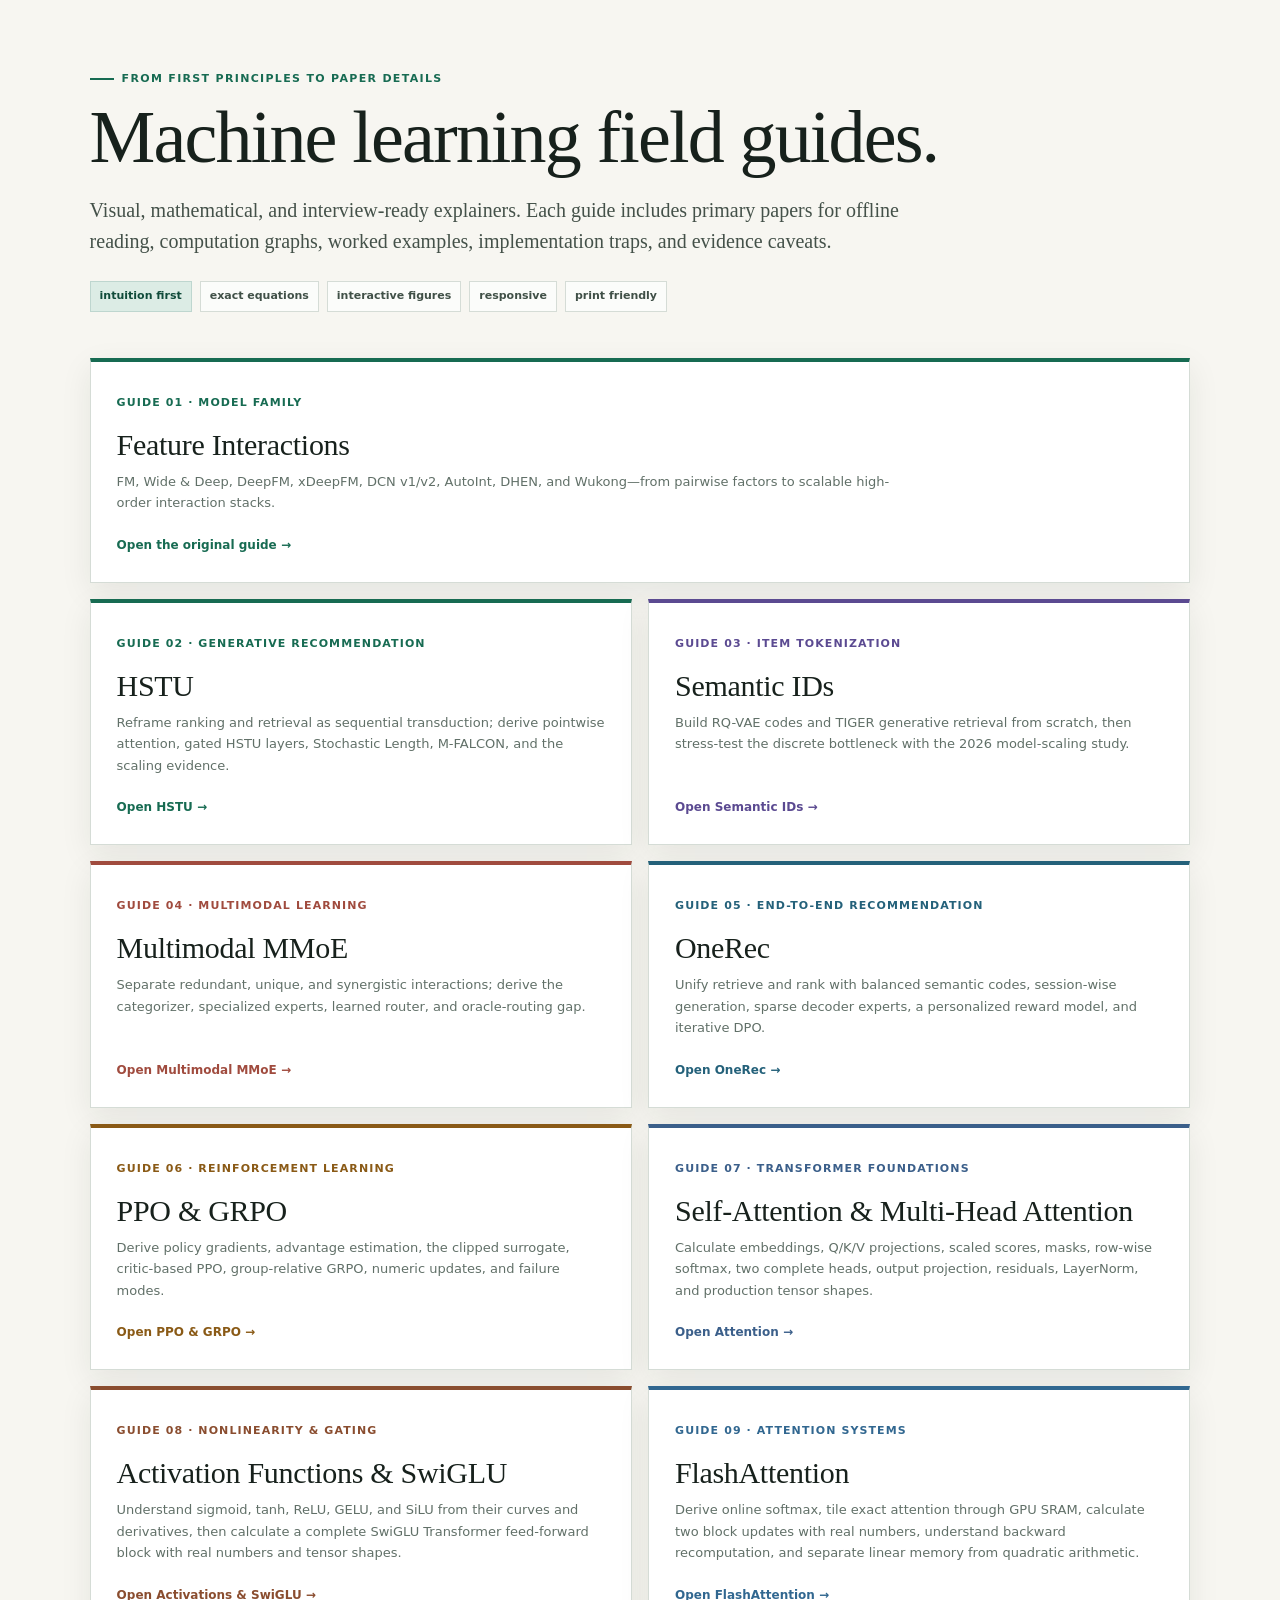
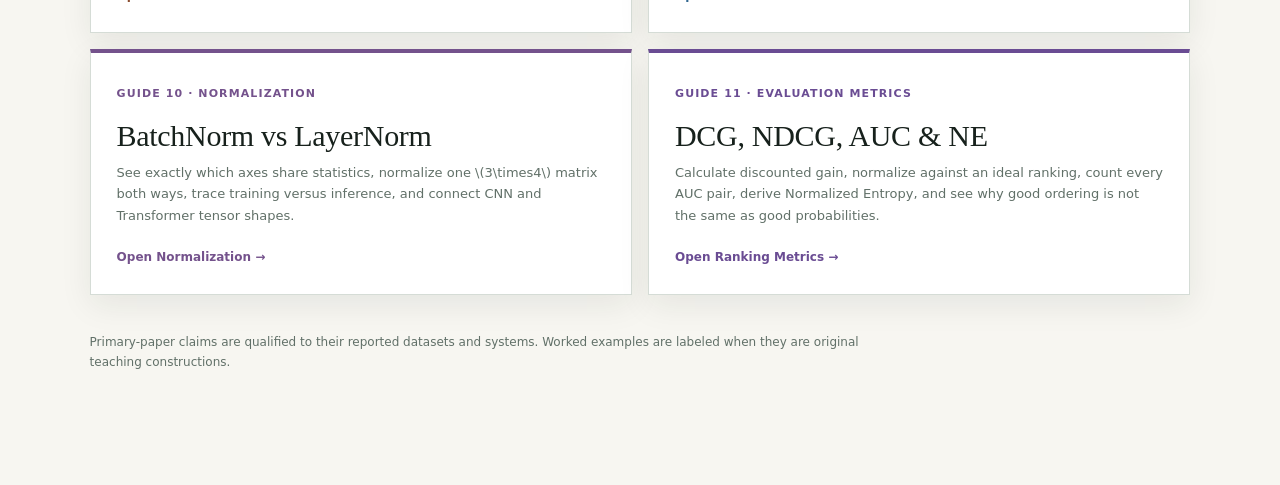
<file: index.html>
<!doctype html>
<html lang="en">
<head>
  <meta charset="utf-8">
  <meta name="viewport" content="width=device-width,initial-scale=1">
  <meta name="description" content="Visual, mathematical field guides to activations, attention systems, normalization, ranking metrics, recommendation systems, multimodal learning, and reinforcement learning.">
  <title>Machine Learning Field Guides</title>
  <link rel="stylesheet" href="assets/guide.css">
</head>
<body style="--accent:#176b52;--accent-dark:#104b3a;--accent-soft:#dcece5">
  <main class="library">
    <div class="library-inner">
      <div class="eyebrow">From first principles to paper details</div>
      <h1>Machine learning field guides.</h1>
      <p class="lede">Visual, mathematical, and interview-ready explainers. Each guide includes primary papers for offline reading, computation graphs, worked examples, implementation traps, and evidence caveats.</p>
      <div class="meta-row"><span class="chip primary">intuition first</span><span class="chip">exact equations</span><span class="chip">interactive figures</span><span class="chip">responsive</span><span class="chip">print friendly</span></div>

      <div class="library-grid">
        <a class="guide-card feature" href="ML%20-%20Feature%20Interactions/">
          <div><span class="num">GUIDE 01 · MODEL FAMILY</span><h2>Feature Interactions</h2><p>FM, Wide &amp; Deep, DeepFM, xDeepFM, DCN v1/v2, AutoInt, DHEN, and Wukong—from pairwise factors to scalable high-order interaction stacks.</p></div>
          <span class="open">Open the original guide →</span>
        </a>

        <a class="guide-card" href="ML%20-%20HSTU/" style="--accent:#176b52">
          <div><span class="num">GUIDE 02 · GENERATIVE RECOMMENDATION</span><h2>HSTU</h2><p>Reframe ranking and retrieval as sequential transduction; derive pointwise attention, gated HSTU layers, Stochastic Length, M-FALCON, and the scaling evidence.</p></div>
          <span class="open">Open HSTU →</span>
        </a>

        <a class="guide-card" href="ML%20-%20Semantic%20IDs/" style="--accent:#5b4a91">
          <div><span class="num">GUIDE 03 · ITEM TOKENIZATION</span><h2>Semantic IDs</h2><p>Build RQ-VAE codes and TIGER generative retrieval from scratch, then stress-test the discrete bottleneck with the 2026 model-scaling study.</p></div>
          <span class="open">Open Semantic IDs →</span>
        </a>

        <a class="guide-card" href="ML%20-%20Multimodal%20MMoE/" style="--accent:#a04b3e">
          <div><span class="num">GUIDE 04 · MULTIMODAL LEARNING</span><h2>Multimodal MMoE</h2><p>Separate redundant, unique, and synergistic interactions; derive the categorizer, specialized experts, learned router, and oracle-routing gap.</p></div>
          <span class="open">Open Multimodal MMoE →</span>
        </a>

        <a class="guide-card" href="ML%20-%20OneRec/" style="--accent:#24617a">
          <div><span class="num">GUIDE 05 · END-TO-END RECOMMENDATION</span><h2>OneRec</h2><p>Unify retrieve and rank with balanced semantic codes, session-wise generation, sparse decoder experts, a personalized reward model, and iterative DPO.</p></div>
          <span class="open">Open OneRec →</span>
        </a>

        <a class="guide-card" href="RL%20-%20PPO%20and%20GRPO/" style="--accent:#8a5a16">
          <div><span class="num">GUIDE 06 · REINFORCEMENT LEARNING</span><h2>PPO &amp; GRPO</h2><p>Derive policy gradients, advantage estimation, the clipped surrogate, critic-based PPO, group-relative GRPO, numeric updates, and failure modes.</p></div>
          <span class="open">Open PPO &amp; GRPO →</span>
        </a>

        <a class="guide-card" href="ML%20-%20Self%20Attention%20and%20Multi-Head%20Attention/" style="--accent:#3b5f8a">
          <div><span class="num">GUIDE 07 · TRANSFORMER FOUNDATIONS</span><h2>Self-Attention &amp; Multi-Head Attention</h2><p>Calculate embeddings, Q/K/V projections, scaled scores, masks, row-wise softmax, two complete heads, output projection, residuals, LayerNorm, and production tensor shapes.</p></div>
          <span class="open">Open Attention →</span>
        </a>

        <a class="guide-card" href="ML%20-%20Activation%20Functions%20and%20SwiGLU/" style="--accent:#8a4d2f">
          <div><span class="num">GUIDE 08 · NONLINEARITY &amp; GATING</span><h2>Activation Functions &amp; SwiGLU</h2><p>Understand sigmoid, tanh, ReLU, GELU, and SiLU from their curves and derivatives, then calculate a complete SwiGLU Transformer feed-forward block with real numbers and tensor shapes.</p></div>
          <span class="open">Open Activations &amp; SwiGLU →</span>
        </a>

        <a class="guide-card" href="ML%20-%20FlashAttention/" style="--accent:#316790">
          <div><span class="num">GUIDE 09 · ATTENTION SYSTEMS</span><h2>FlashAttention</h2><p>Derive online softmax, tile exact attention through GPU SRAM, calculate two block updates with real numbers, understand backward recomputation, and separate linear memory from quadratic arithmetic.</p></div>
          <span class="open">Open FlashAttention →</span>
        </a>

        <a class="guide-card" href="ML%20-%20BatchNorm%20vs%20LayerNorm/" style="--accent:#74528c">
          <div><span class="num">GUIDE 10 · NORMALIZATION</span><h2>BatchNorm vs LayerNorm</h2><p>See exactly which axes share statistics, normalize one \(3\times4\) matrix both ways, trace training versus inference, and connect CNN and Transformer tensor shapes.</p></div>
          <span class="open">Open Normalization →</span>
        </a>

        <a class="guide-card" href="ML%20-%20Ranking%20Metrics/" style="--accent:#6a4c93">
          <div><span class="num">GUIDE 11 · EVALUATION METRICS</span><h2>DCG, NDCG, AUC &amp; NE</h2><p>Calculate discounted gain, normalize against an ideal ranking, count every AUC pair, derive Normalized Entropy, and see why good ordering is not the same as good probabilities.</p></div>
          <span class="open">Open Ranking Metrics →</span>
        </a>
      </div>

      <p class="library-foot">Primary-paper claims are qualified to their reported datasets and systems. Worked examples are labeled when they are original teaching constructions.</p>
    </div>
  </main>
</body>
</html>
</file>
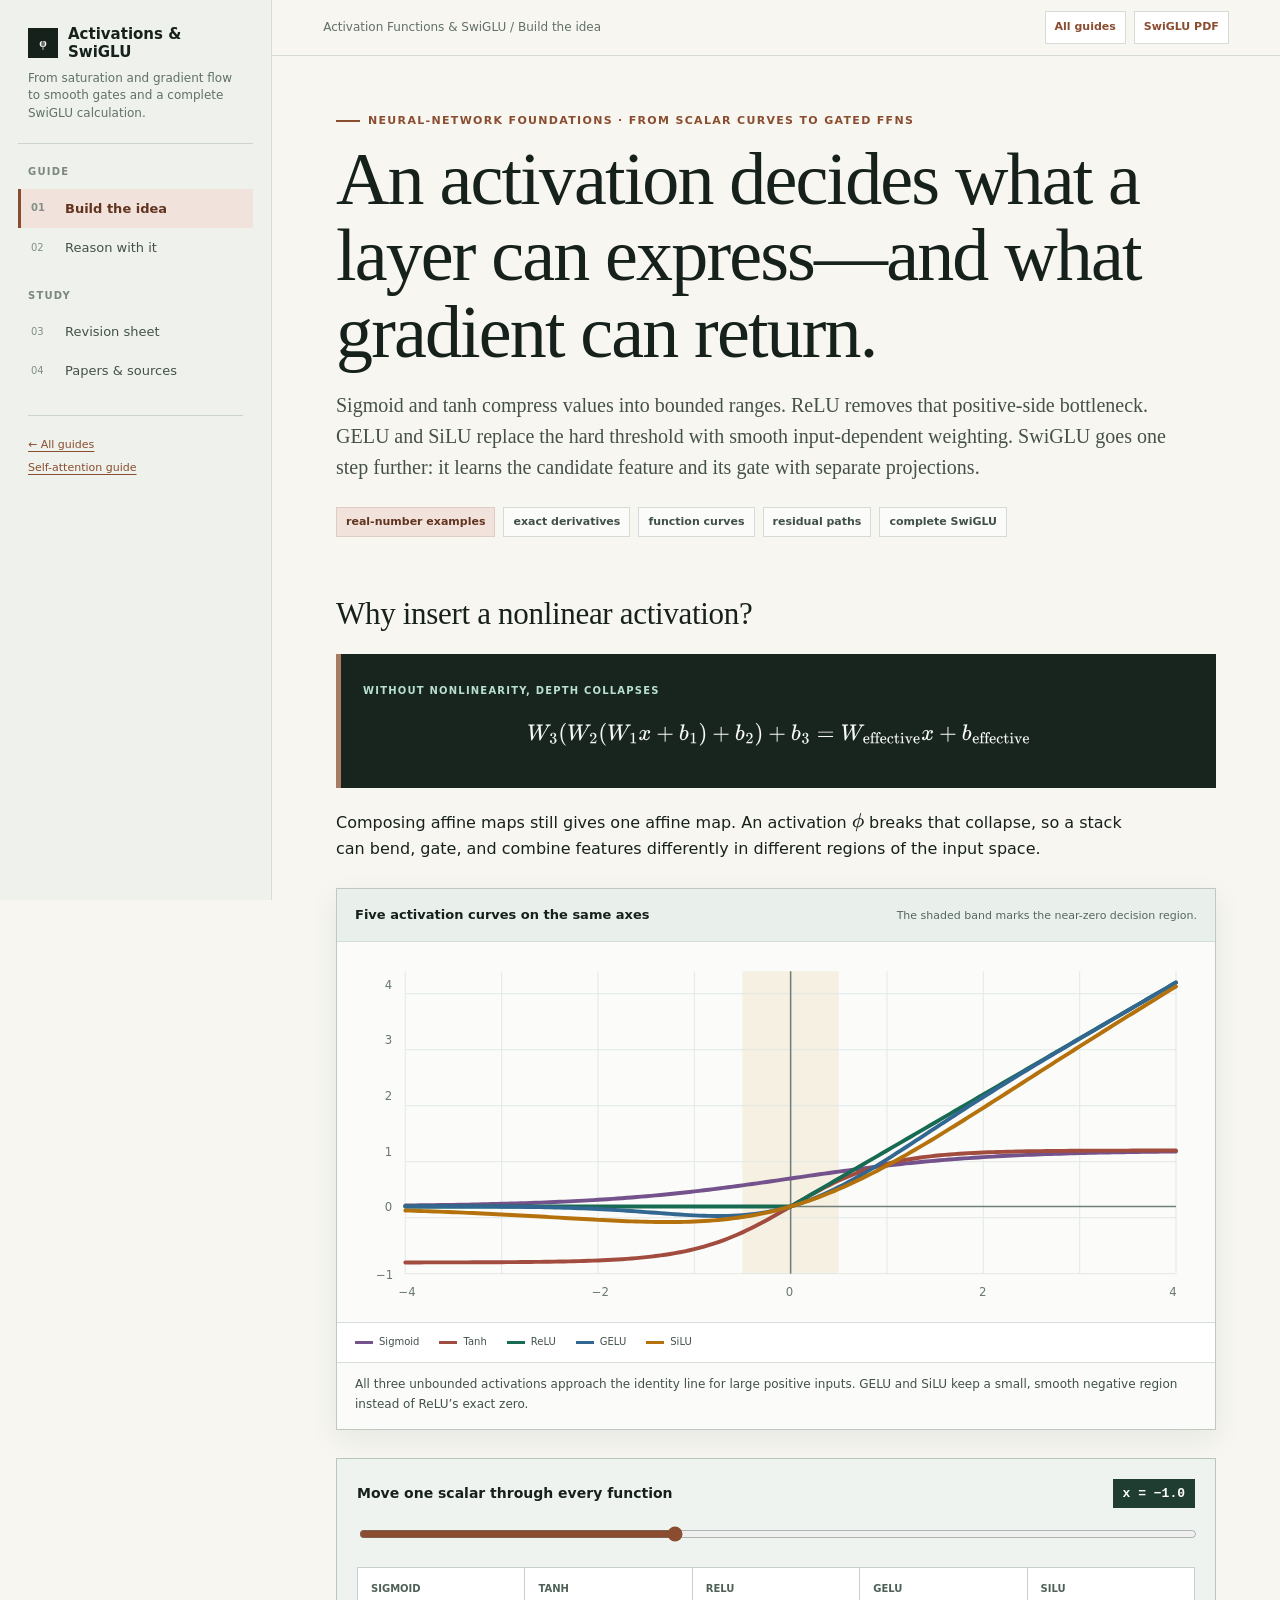
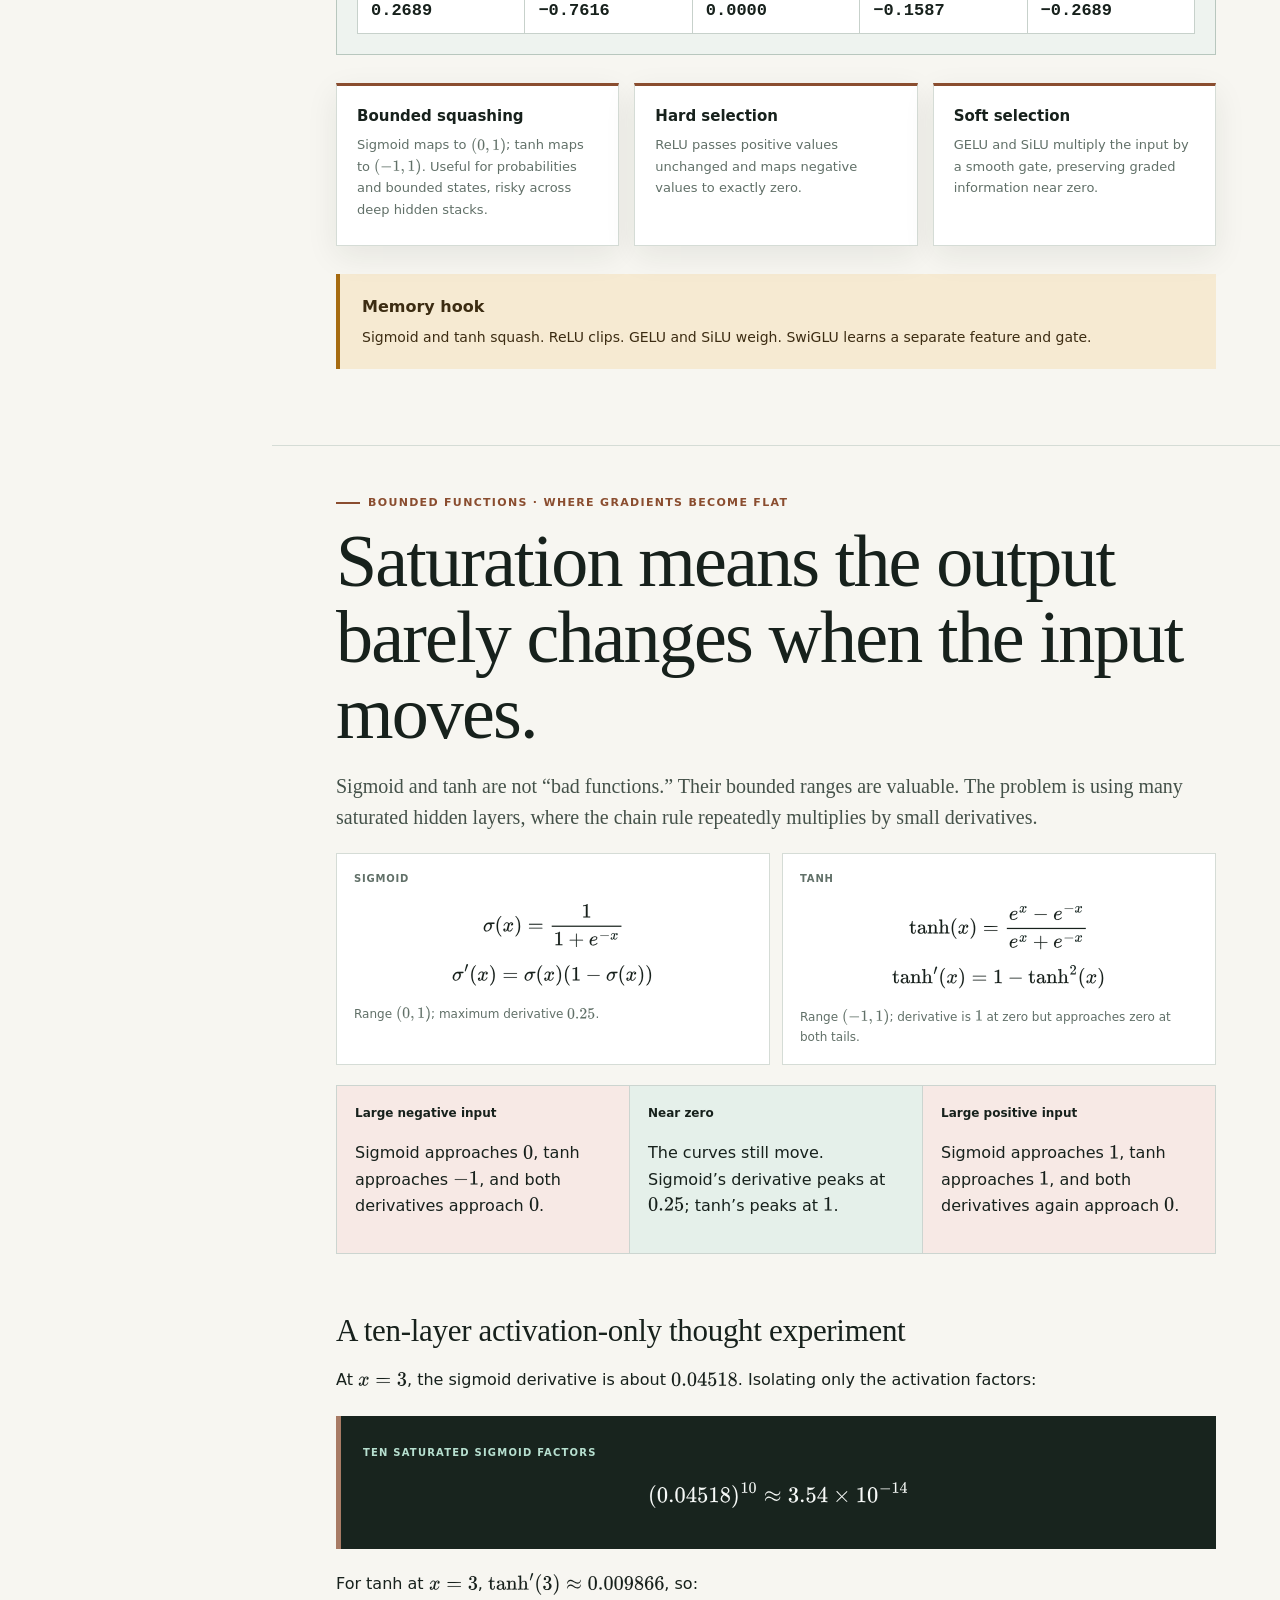
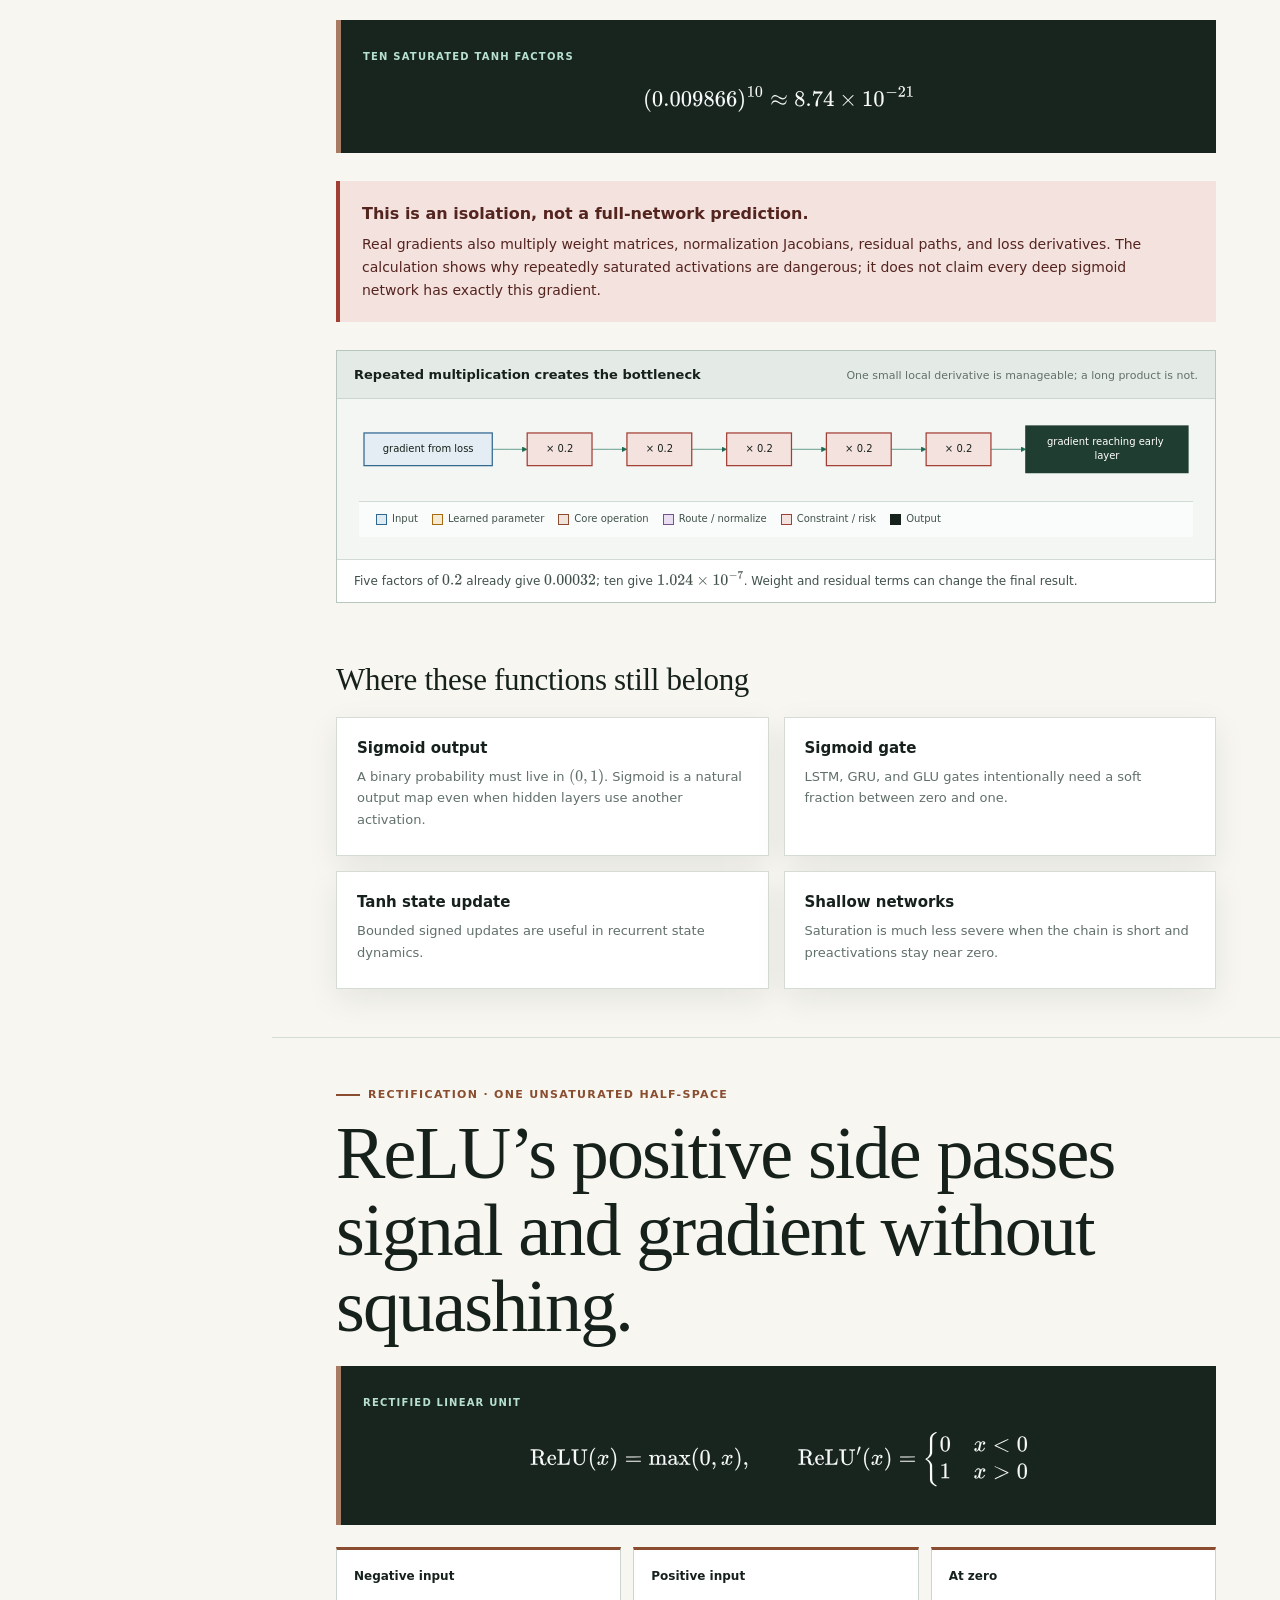
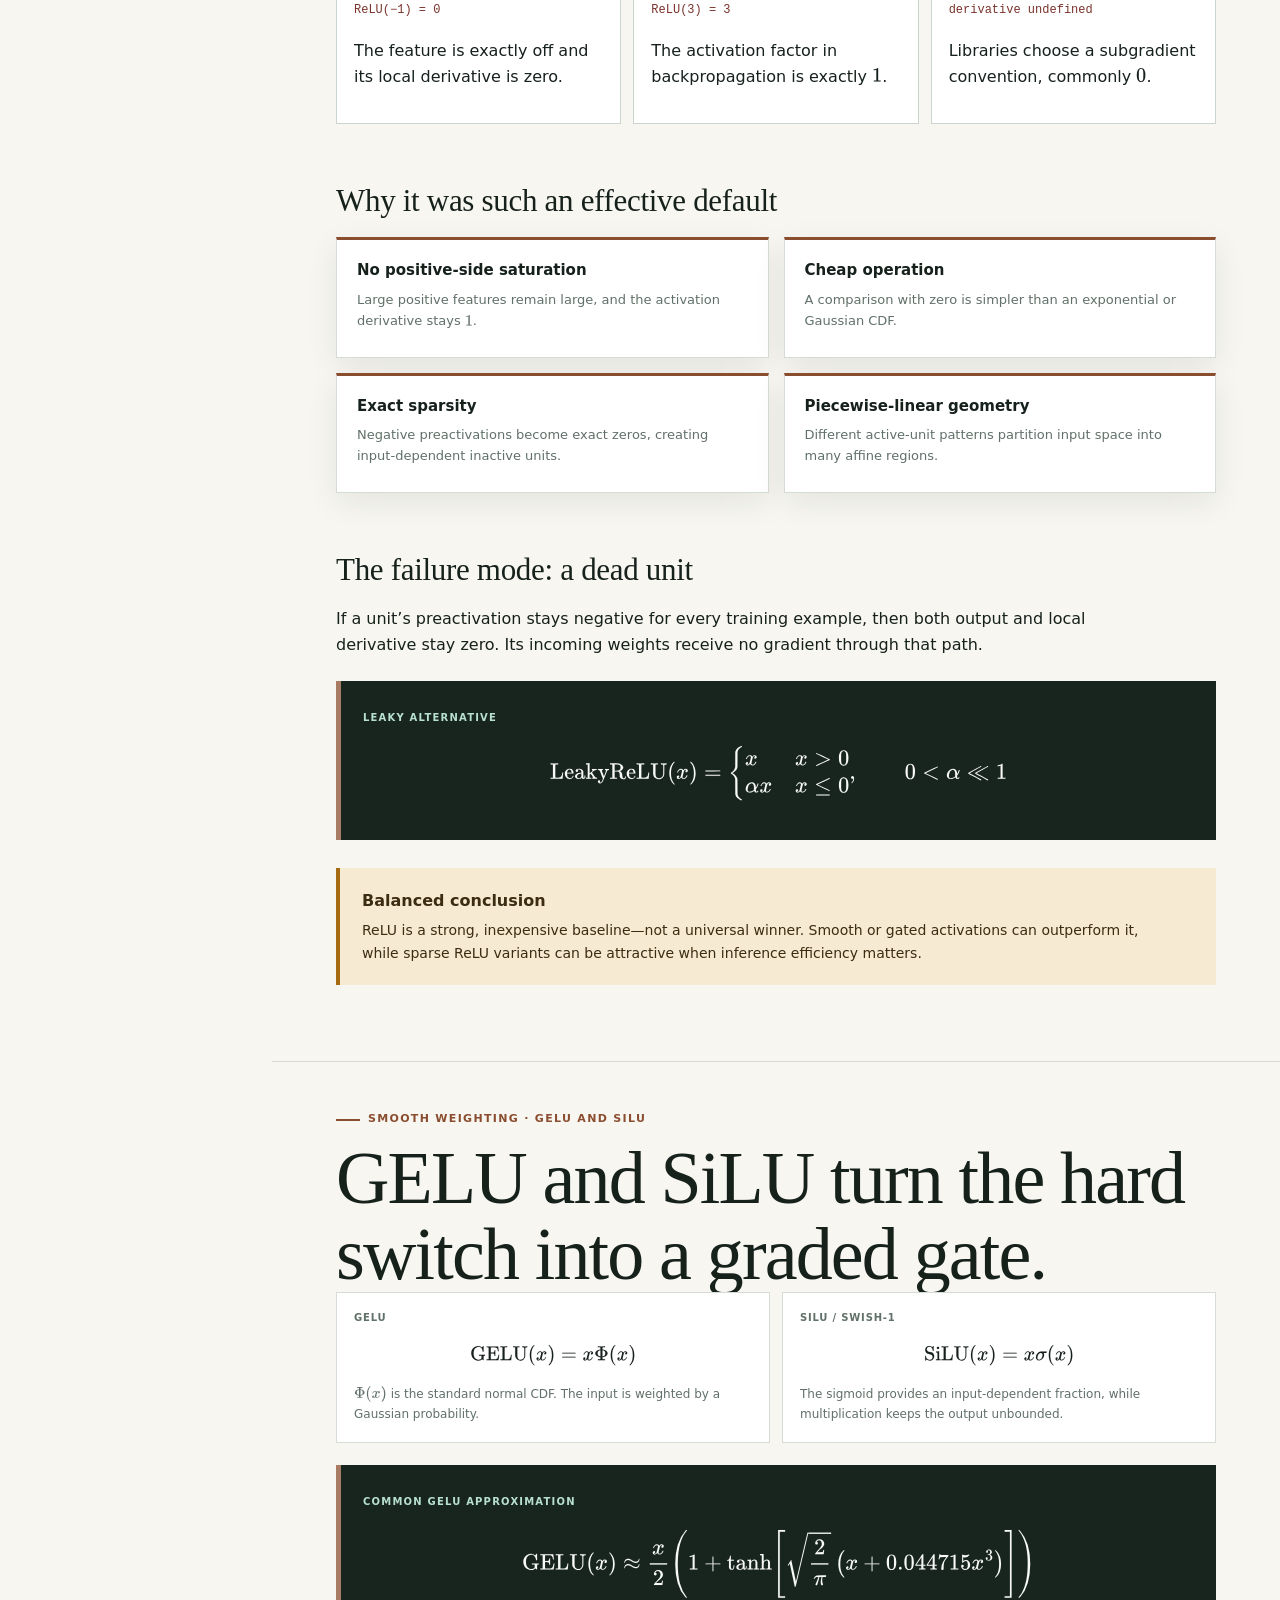
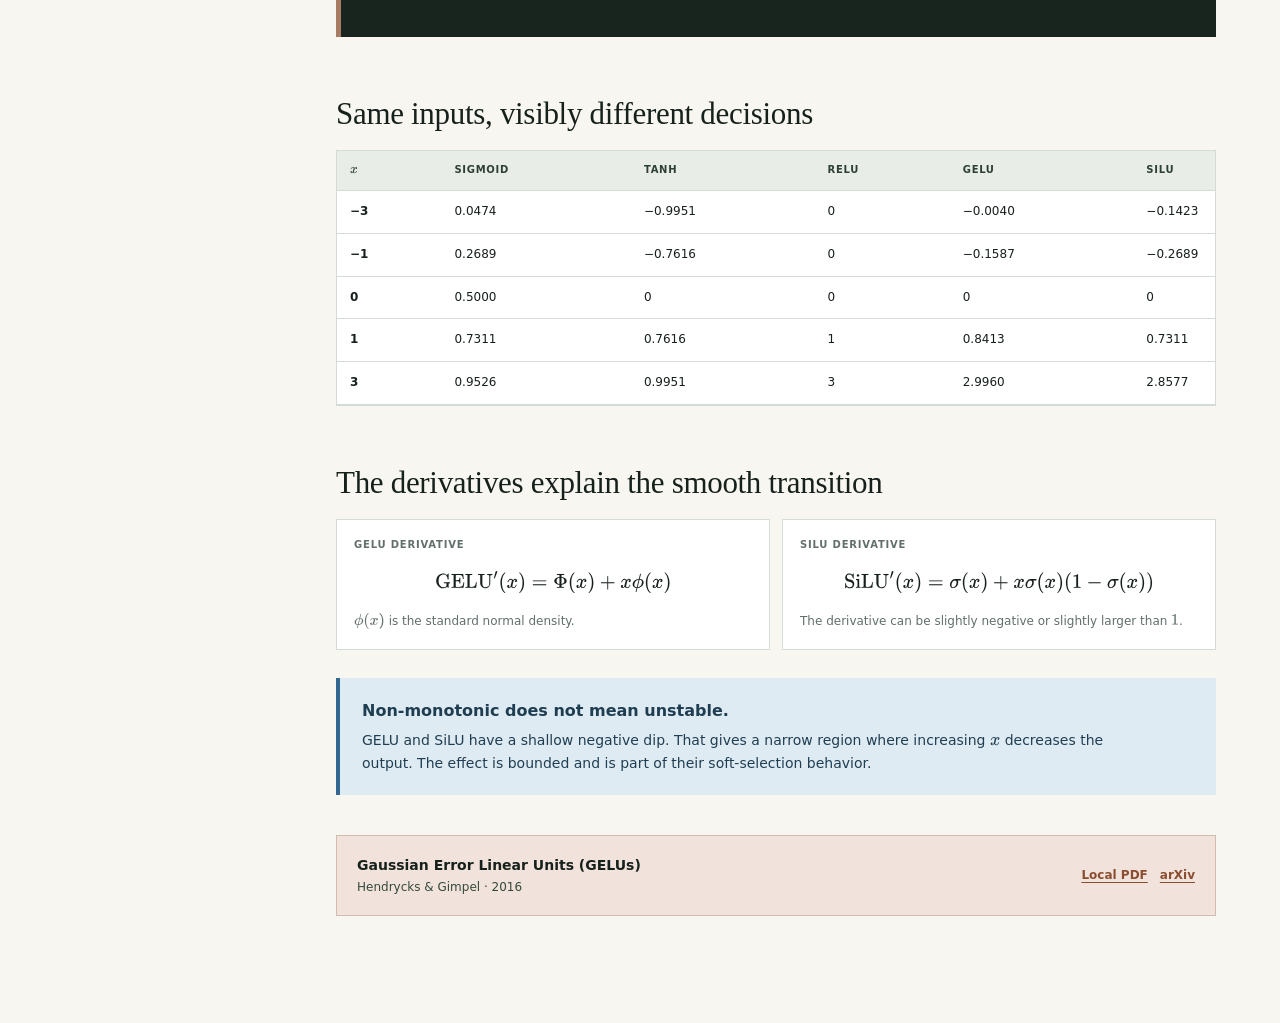
<file: ML - Activation Functions and SwiGLU/index.html>
<!doctype html>
<html lang="en">
<head>
  <meta charset="utf-8">
  <meta name="viewport" content="width=device-width,initial-scale=1">
  <meta name="description" content="A from-scratch visual and numerical guide to sigmoid, tanh, ReLU, GELU, SiLU, Transformer residual paths, and SwiGLU gated feed-forward networks.">
  <title>Activation Functions &amp; SwiGLU · Visual Field Guide</title>
  <script>
    window.MathJax = { tex: { inlineMath: [['\\(', '\\)']], displayMath: [['\\[', '\\]']] }, svg: { fontCache: 'global' }, startup: { typeset: false } };
  </script>
  <link rel="stylesheet" href="../assets/guide.css">
  <style>
    .activation-plot {
      overflow: hidden;
      margin: 26px 0;
      border: 1px solid #bdc9c2;
      background: white;
      box-shadow: 0 10px 28px rgba(35, 55, 43, .07);
    }
    .activation-plot-head {
      display: flex;
      align-items: baseline;
      justify-content: space-between;
      gap: 16px;
      padding: 15px 18px;
      border-bottom: 1px solid #d4ddd7;
      background: #e9efeb;
    }
    .activation-plot-head strong { font-size: 13px; }
    .activation-plot-head span { color: #56685e; font-size: 11px; }
    .activation-plot-scroll { overflow-x: auto; background: #fbfcfa; }
    .activation-plot svg {
      display: block;
      width: 100%;
      min-width: 760px;
      height: auto;
      font-family: Inter, ui-sans-serif, system-ui, sans-serif;
    }
    .activation-plot .grid-line { stroke: #e2e8e4; stroke-width: 1; }
    .activation-plot .axis { stroke: #708078; stroke-width: 1.6; }
    .activation-plot .axis-label { fill: #697870; font-size: 12px; }
    .activation-plot .zero-band { fill: #f3ead7; opacity: .65; }
    .activation-plot .curve { fill: none; stroke-linecap: round; stroke-linejoin: round; stroke-width: 4; }
    .activation-plot .curve-relu { stroke: #176b52; }
    .activation-plot .curve-gelu { stroke: #316790; }
    .activation-plot .curve-silu { stroke: #b5720c; }
    .activation-plot .curve-tanh { stroke: #a24b3f; }
    .activation-plot .curve-sigmoid { stroke: #74528c; }
    .curve-legend {
      display: flex;
      flex-wrap: wrap;
      gap: 10px 20px;
      padding: 11px 18px;
      border-top: 1px solid #d8dfda;
      color: #415047;
      font-size: 10px;
    }
    .curve-legend span { display: inline-flex; align-items: center; gap: 6px; }
    .curve-legend i { width: 18px; height: 3px; background: var(--curve); }
    .activation-plot figcaption {
      padding: 12px 18px 15px;
      border-top: 1px solid #d8dfda;
      background: #fbfcfa;
      color: #405148;
      font-size: 12px;
    }
    .activation-explorer {
      margin: 28px 0;
      padding: 20px;
      border: 1px solid #b8c7be;
      background: #eef3ef;
    }
    .activation-explorer-head {
      display: flex;
      align-items: center;
      justify-content: space-between;
      gap: 18px;
      margin-bottom: 16px;
    }
    .activation-explorer-head strong { font-size: 14px; }
    .activation-explorer-head output {
      min-width: 74px;
      padding: 7px 10px;
      background: #203d31;
      color: white;
      font: 800 13px ui-monospace, SFMono-Regular, Menlo, monospace;
      text-align: center;
    }
    .activation-explorer input { width: 100%; accent-color: var(--accent); }
    .activation-results {
      display: grid;
      grid-template-columns: repeat(5, minmax(0, 1fr));
      gap: 1px;
      margin-top: 16px;
      border: 1px solid #c7d1cb;
      background: #c7d1cb;
    }
    .activation-result { padding: 13px; background: white; }
    .activation-result b { display: block; color: #4f6157; font-size: 10px; text-transform: uppercase; }
    .activation-result span { display: block; margin-top: 4px; color: #17211c; font: 800 17px ui-monospace, SFMono-Regular, Menlo, monospace; }
    .numeric-grid {
      display: grid;
      grid-template-columns: repeat(3, minmax(0, 1fr));
      gap: 12px;
      margin: 22px 0;
    }
    .numeric-card {
      overflow-x: auto;
      padding: 17px;
      border: 1px solid #cbd5cf;
      border-top: 3px solid var(--accent);
      background: white;
    }
    .numeric-card b { display: block; margin-bottom: 8px; font-size: 12px; }
    .numeric-card code { white-space: nowrap; font-size: 12px; }
    .chain {
      display: flex;
      align-items: center;
      gap: 8px;
      overflow-x: auto;
      margin: 22px 0;
      padding: 18px;
      border: 1px solid #cbd5cf;
      background: #f8faf8;
    }
    .chain-step {
      min-width: 112px;
      padding: 12px;
      border: 1px solid #c3cec7;
      background: white;
      text-align: center;
    }
    .chain-step b { display: block; color: var(--accent); font-size: 11px; }
    .chain-step span { font: 800 15px ui-monospace, SFMono-Regular, Menlo, monospace; }
    .chain-arrow { color: var(--accent); font-size: 20px; font-weight: 900; }
    .saturation-zone {
      display: grid;
      grid-template-columns: repeat(3, 1fr);
      gap: 1px;
      margin: 20px 0;
      border: 1px solid #ccd5d0;
      background: #ccd5d0;
    }
    .saturation-zone > div { padding: 18px; background: white; }
    .saturation-zone b { display: block; margin-bottom: 5px; font-size: 12px; }
    .saturation-zone .flat { background: #f7e9e5; }
    .saturation-zone .useful { background: #e5f0ea; }
    .gate-table table { min-width: 980px; font-variant-numeric: tabular-nums; }
    .worked-matrix { overflow-x: auto; }
    .worked-matrix .math { min-width: 700px; }
    .calc-list {
      max-width: 100%;
      overflow-x: auto;
      margin: 16px 0 22px;
      border: 1px solid #d1d9d4;
      background: white;
    }
    .calc-line {
      display: grid;
      grid-template-columns: 116px max-content;
      align-items: baseline;
      min-width: max-content;
      padding: 9px 13px;
      border-bottom: 1px solid #e2e7e4;
      font-size: 13px;
    }
    .calc-line:last-child { border-bottom: 0; }
    .calc-line strong { color: var(--accent-dark); }
    .calc-line mjx-container { margin: 0 !important; }
    .tensor-strip {
      display: grid;
      grid-template-columns: repeat(5, minmax(145px, 1fr));
      gap: 1px;
      overflow-x: auto;
      margin: 22px 0;
      border: 1px solid #cad4ce;
      background: #cad4ce;
    }
    .tensor-step { min-width: 145px; padding: 14px; background: white; }
    .tensor-step b { display: block; color: var(--accent); font-size: 11px; }
    .tensor-step code { display: block; margin-top: 6px; white-space: nowrap; }
    .paper-stack { display: grid; gap: 10px; margin: 22px 0; }
    .paper-stack .paper { margin: 0; }
    @media (max-width: 820px) {
      .activation-plot { margin-right: -12px; margin-left: -12px; }
      .activation-plot-head, .activation-explorer-head { align-items: flex-start; flex-direction: column; }
      .activation-plot svg { min-width: 850px; }
      .activation-results { grid-template-columns: 1fr 1fr; }
      .numeric-grid { grid-template-columns: 1fr; }
      .saturation-zone { grid-template-columns: 1fr; }
      .paper-stack .paper { align-items: flex-start; flex-direction: column; }
    }
  </style>
</head>
<body data-guide-title="Activation Functions &amp; SwiGLU" style="--accent:#8a4d2f;--accent-dark:#62341f;--accent-soft:#f1e3db">
<div class="shell">
  <aside class="sidebar">
    <div class="brand">
      <div class="brand-mark"><span class="brand-icon">φ</span><span>Activations &amp; SwiGLU</span></div>
      <p>From saturation and gradient flow to smooth gates and a complete SwiGLU calculation.</p>
    </div>
    <div class="nav-label">Guide</div>
    <button class="tab-btn active" data-tab="build" data-panels="overview,saturation,relu,smooth"><span class="num">01</span>Build the idea</button>
    <button class="tab-btn" data-tab="reason" data-panels="gradients,transformers,swiglu,worked,tradeoffs"><span class="num">02</span>Reason with it</button>
    <div class="nav-label">Study</div>
    <button class="tab-btn" data-tab="revision"><span class="num">03</span>Revision sheet</button>
    <button class="tab-btn" data-tab="references"><span class="num">04</span>Papers &amp; sources</button>
    <div class="side-foot"><a href="../">← All guides</a><a href="../ML%20-%20Self%20Attention%20and%20Multi-Head%20Attention/">Self-attention guide</a></div>
  </aside>

  <main class="content">
    <header class="topbar">
      <select class="mobile-nav" aria-label="Choose section"></select>
      <span class="crumb" id="crumb">Activation Functions &amp; SwiGLU / Build the idea</span>
      <div class="top-actions"><a class="top-link" href="../">All guides</a><a class="top-link" href="papers/SwiGLU.pdf">SwiGLU PDF</a></div>
    </header>

    <section class="tab active" id="overview"><div class="page">
      <div class="eyebrow">Neural-network foundations · from scalar curves to gated FFNs</div>
      <h1>An activation decides what a layer can express—and what gradient can return.</h1>
      <p class="lede">Sigmoid and tanh compress values into bounded ranges. ReLU removes that positive-side bottleneck. GELU and SiLU replace the hard threshold with smooth input-dependent weighting. SwiGLU goes one step further: it learns the candidate feature and its gate with separate projections.</p>
      <div class="meta-row"><span class="chip primary">real-number examples</span><span class="chip">exact derivatives</span><span class="chip">function curves</span><span class="chip">residual paths</span><span class="chip">complete SwiGLU</span></div>

      <h2>Why insert a nonlinear activation?</h2>
      <div class="math"><span class="label">Without nonlinearity, depth collapses</span>
        \[W_3\!\left(W_2(W_1x+b_1)+b_2\right)+b_3
        =W_{\text{effective}}x+b_{\text{effective}}\]
      </div>
      <p>Composing affine maps still gives one affine map. An activation \(\phi\) breaks that collapse, so a stack can bend, gate, and combine features differently in different regions of the input space.</p>

      <figure class="activation-plot">
        <div class="activation-plot-head"><strong>Five activation curves on the same axes</strong><span>The shaded band marks the near-zero decision region.</span></div>
        <div class="activation-plot-scroll">
          <svg viewBox="0 0 900 390" data-activation-plot role="img" aria-labelledby="activation-plot-title activation-plot-desc">
            <title id="activation-plot-title">Sigmoid, tanh, ReLU, GELU, and SiLU curves</title>
            <desc id="activation-plot-desc">Sigmoid and tanh are bounded and flatten at both extremes. ReLU is zero for negative inputs and linear for positive inputs. GELU and SiLU are smooth and have a small negative region.</desc>
            <rect class="zero-band" x="415.6" y="30" width="98.8" height="310"/>
            <g aria-hidden="true">
              <line class="grid-line" x1="70" y1="340" x2="860" y2="340"/><line class="grid-line" x1="70" y1="282.6" x2="860" y2="282.6"/>
              <line class="grid-line" x1="70" y1="225.2" x2="860" y2="225.2"/><line class="grid-line" x1="70" y1="167.8" x2="860" y2="167.8"/>
              <line class="grid-line" x1="70" y1="110.4" x2="860" y2="110.4"/><line class="grid-line" x1="70" y1="53" x2="860" y2="53"/>
              <line class="grid-line" x1="70" y1="30" x2="70" y2="340"/><line class="grid-line" x1="168.8" y1="30" x2="168.8" y2="340"/>
              <line class="grid-line" x1="267.5" y1="30" x2="267.5" y2="340"/><line class="grid-line" x1="366.3" y1="30" x2="366.3" y2="340"/>
              <line class="grid-line" x1="465" y1="30" x2="465" y2="340"/><line class="grid-line" x1="563.8" y1="30" x2="563.8" y2="340"/>
              <line class="grid-line" x1="662.5" y1="30" x2="662.5" y2="340"/><line class="grid-line" x1="761.3" y1="30" x2="761.3" y2="340"/>
              <line class="grid-line" x1="860" y1="30" x2="860" y2="340"/>
              <line class="axis" x1="70" y1="271.1" x2="860" y2="271.1"/><line class="axis" x1="465" y1="30" x2="465" y2="340"/>
              <text class="axis-label" x="63" y="363">−4</text><text class="axis-label" x="261" y="363">−2</text><text class="axis-label" x="460" y="363">0</text><text class="axis-label" x="658" y="363">2</text><text class="axis-label" x="853" y="363">4</text>
              <text class="axis-label" x="40" y="345">−1</text><text class="axis-label" x="49" y="276">0</text><text class="axis-label" x="49" y="219">1</text><text class="axis-label" x="49" y="162">2</text><text class="axis-label" x="49" y="105">3</text><text class="axis-label" x="49" y="48">4</text>
            </g>
            <path class="curve curve-sigmoid" data-curve="sigmoid"/><path class="curve curve-tanh" data-curve="tanh"/>
            <path class="curve curve-relu" data-curve="relu"/><path class="curve curve-gelu" data-curve="gelu"/><path class="curve curve-silu" data-curve="silu"/>
          </svg>
        </div>
        <div class="curve-legend"><span><i style="--curve:#74528c"></i>Sigmoid</span><span><i style="--curve:#a24b3f"></i>Tanh</span><span><i style="--curve:#176b52"></i>ReLU</span><span><i style="--curve:#316790"></i>GELU</span><span><i style="--curve:#b5720c"></i>SiLU</span></div>
        <figcaption>All three unbounded activations approach the identity line for large positive inputs. GELU and SiLU keep a small, smooth negative region instead of ReLU’s exact zero.</figcaption>
      </figure>

      <div class="activation-explorer" data-activation-explorer>
        <div class="activation-explorer-head"><strong>Move one scalar through every function</strong><output data-input-value>x = −1.0</output></div>
        <input type="range" min="-4" max="4" step="0.1" value="-1" aria-label="Activation input value">
        <div class="activation-results">
          <div class="activation-result"><b>Sigmoid</b><span data-output="sigmoid">0.2689</span></div>
          <div class="activation-result"><b>Tanh</b><span data-output="tanh">−0.7616</span></div>
          <div class="activation-result"><b>ReLU</b><span data-output="relu">0.0000</span></div>
          <div class="activation-result"><b>GELU</b><span data-output="gelu">−0.1587</span></div>
          <div class="activation-result"><b>SiLU</b><span data-output="silu">−0.2689</span></div>
        </div>
      </div>

      <div class="grid3">
        <div class="concept"><h3>Bounded squashing</h3><p>Sigmoid maps to \((0,1)\); tanh maps to \((-1,1)\). Useful for probabilities and bounded states, risky across deep hidden stacks.</p></div>
        <div class="concept"><h3>Hard selection</h3><p>ReLU passes positive values unchanged and maps negative values to exactly zero.</p></div>
        <div class="concept"><h3>Soft selection</h3><p>GELU and SiLU multiply the input by a smooth gate, preserving graded information near zero.</p></div>
      </div>
      <div class="callout"><strong>Memory hook</strong><p>Sigmoid and tanh squash. ReLU clips. GELU and SiLU weigh. SwiGLU learns a separate feature and gate.</p></div>
    </div></section>

    <section class="tab" id="saturation"><div class="page">
      <div class="eyebrow">Bounded functions · where gradients become flat</div>
      <h1>Saturation means the output barely changes when the input moves.</h1>
      <p class="lede">Sigmoid and tanh are not “bad functions.” Their bounded ranges are valuable. The problem is using many saturated hidden layers, where the chain rule repeatedly multiplies by small derivatives.</p>

      <div class="formula-grid">
        <div class="formula-card"><b>Sigmoid</b>\[\sigma(x)=\frac{1}{1+e^{-x}}\]\[\sigma'(x)=\sigma(x)(1-\sigma(x))\]<p>Range \((0,1)\); maximum derivative \(0.25\).</p></div>
        <div class="formula-card"><b>Tanh</b>\[\tanh(x)=\frac{e^x-e^{-x}}{e^x+e^{-x}}\]\[\tanh'(x)=1-\tanh^2(x)\]<p>Range \((-1,1)\); derivative is \(1\) at zero but approaches zero at both tails.</p></div>
      </div>

      <div class="saturation-zone">
        <div class="flat"><b>Large negative input</b><p>Sigmoid approaches \(0\), tanh approaches \(-1\), and both derivatives approach \(0\).</p></div>
        <div class="useful"><b>Near zero</b><p>The curves still move. Sigmoid’s derivative peaks at \(0.25\); tanh’s peaks at \(1\).</p></div>
        <div class="flat"><b>Large positive input</b><p>Sigmoid approaches \(1\), tanh approaches \(1\), and both derivatives again approach \(0\).</p></div>
      </div>

      <h2>A ten-layer activation-only thought experiment</h2>
      <p>At \(x=3\), the sigmoid derivative is about \(0.04518\). Isolating only the activation factors:</p>
      <div class="math"><span class="label">Ten saturated sigmoid factors</span>
        \[(0.04518)^{10}\approx3.54\times10^{-14}\]
      </div>
      <p>For tanh at \(x=3\), \(\tanh'(3)\approx0.009866\), so:</p>
      <div class="math"><span class="label">Ten saturated tanh factors</span>
        \[(0.009866)^{10}\approx8.74\times10^{-21}\]
      </div>
      <div class="callout red"><strong>This is an isolation, not a full-network prediction.</strong><p>Real gradients also multiply weight matrices, normalization Jacobians, residual paths, and loss derivatives. The calculation shows why repeatedly saturated activations are dangerous; it does not claim every deep sigmoid network has exactly this gradient.</p></div>

      <figure class="diagram">
        <div class="diagram-head"><strong>Repeated multiplication creates the bottleneck</strong><span>One small local derivative is manageable; a long product is not.</span></div>
        <div class="diagram-body"><pre class="mermaid">
flowchart LR
  G["gradient from loss"] --> D5["× 0.2"] --> D4["× 0.2"] --> D3["× 0.2"] --> D2["× 0.2"] --> D1["× 0.2"] --> EARLY["gradient reaching early layer"]
  class G input; class D1,D2,D3,D4,D5 risk; class EARLY output;
  classDef input fill:#e3edf3,stroke:#316790,stroke-width:2px;
  classDef risk fill:#f4e2df,stroke:#a23f35,stroke-width:2px;
  classDef output fill:#203d31,color:#fff,stroke:#203d31,stroke-width:2px;
        </pre></div>
        <figcaption>Five factors of \(0.2\) already give \(0.00032\); ten give \(1.024\times10^{-7}\). Weight and residual terms can change the final result.</figcaption>
      </figure>

      <h2>Where these functions still belong</h2>
      <div class="grid2">
        <div class="note"><h3>Sigmoid output</h3><p>A binary probability must live in \((0,1)\). Sigmoid is a natural output map even when hidden layers use another activation.</p></div>
        <div class="note"><h3>Sigmoid gate</h3><p>LSTM, GRU, and GLU gates intentionally need a soft fraction between zero and one.</p></div>
        <div class="note"><h3>Tanh state update</h3><p>Bounded signed updates are useful in recurrent state dynamics.</p></div>
        <div class="note"><h3>Shallow networks</h3><p>Saturation is much less severe when the chain is short and preactivations stay near zero.</p></div>
      </div>
    </div></section>

    <section class="tab" id="relu"><div class="page">
      <div class="eyebrow">Rectification · one unsaturated half-space</div>
      <h1>ReLU’s positive side passes signal and gradient without squashing.</h1>
      <div class="math"><span class="label">Rectified linear unit</span>
        \[\operatorname{ReLU}(x)=\max(0,x),\qquad
        \operatorname{ReLU}'(x)=
        \begin{cases}0&amp;x\lt0\\1&amp;x\gt0\end{cases}\]
      </div>

      <div class="numeric-grid">
        <div class="numeric-card"><b>Negative input</b><code>ReLU(−1) = 0</code><p>The feature is exactly off and its local derivative is zero.</p></div>
        <div class="numeric-card"><b>Positive input</b><code>ReLU(3) = 3</code><p>The activation factor in backpropagation is exactly \(1\).</p></div>
        <div class="numeric-card"><b>At zero</b><code>derivative undefined</code><p>Libraries choose a subgradient convention, commonly \(0\).</p></div>
      </div>

      <h2>Why it was such an effective default</h2>
      <div class="grid2">
        <div class="concept"><h3>No positive-side saturation</h3><p>Large positive features remain large, and the activation derivative stays \(1\).</p></div>
        <div class="concept"><h3>Cheap operation</h3><p>A comparison with zero is simpler than an exponential or Gaussian CDF.</p></div>
        <div class="concept"><h3>Exact sparsity</h3><p>Negative preactivations become exact zeros, creating input-dependent inactive units.</p></div>
        <div class="concept"><h3>Piecewise-linear geometry</h3><p>Different active-unit patterns partition input space into many affine regions.</p></div>
      </div>

      <h2>The failure mode: a dead unit</h2>
      <p>If a unit’s preactivation stays negative for every training example, then both output and local derivative stay zero. Its incoming weights receive no gradient through that path.</p>
      <div class="math"><span class="label">Leaky alternative</span>
        \[\operatorname{LeakyReLU}(x)=
        \begin{cases}x&amp;x\gt0\\\alpha x&amp;x\leq0\end{cases},
        \qquad 0\lt\alpha\ll1\]
      </div>
      <div class="callout"><strong>Balanced conclusion</strong><p>ReLU is a strong, inexpensive baseline—not a universal winner. Smooth or gated activations can outperform it, while sparse ReLU variants can be attractive when inference efficiency matters.</p></div>
    </div></section>

    <section class="tab" id="smooth"><div class="page">
      <div class="eyebrow">Smooth weighting · GELU and SiLU</div>
      <h1>GELU and SiLU turn the hard switch into a graded gate.</h1>
      <div class="formula-grid">
        <div class="formula-card"><b>GELU</b>\[\operatorname{GELU}(x)=x\Phi(x)\]<p>\(\Phi(x)\) is the standard normal CDF. The input is weighted by a Gaussian probability.</p></div>
        <div class="formula-card"><b>SiLU / Swish-1</b>\[\operatorname{SiLU}(x)=x\sigma(x)\]<p>The sigmoid provides an input-dependent fraction, while multiplication keeps the output unbounded.</p></div>
      </div>

      <div class="math"><span class="label">Common GELU approximation</span>
        \[\operatorname{GELU}(x)\approx
        \frac{x}{2}\left(1+\tanh\!\left[\sqrt{\frac{2}{\pi}}
        \left(x+0.044715x^3\right)\right]\right)\]
      </div>

      <h2>Same inputs, visibly different decisions</h2>
      <div class="table-wrap gate-table"><table><thead><tr><th>\(x\)</th><th>Sigmoid</th><th>Tanh</th><th>ReLU</th><th>GELU</th><th>SiLU</th></tr></thead><tbody>
        <tr><td>−3</td><td>0.0474</td><td>−0.9951</td><td>0</td><td>−0.0040</td><td>−0.1423</td></tr>
        <tr><td>−1</td><td>0.2689</td><td>−0.7616</td><td>0</td><td>−0.1587</td><td>−0.2689</td></tr>
        <tr><td>0</td><td>0.5000</td><td>0</td><td>0</td><td>0</td><td>0</td></tr>
        <tr><td>1</td><td>0.7311</td><td>0.7616</td><td>1</td><td>0.8413</td><td>0.7311</td></tr>
        <tr><td>3</td><td>0.9526</td><td>0.9951</td><td>3</td><td>2.9960</td><td>2.8577</td></tr>
      </tbody></table></div>

      <h2>The derivatives explain the smooth transition</h2>
      <div class="formula-grid">
        <div class="formula-card"><b>GELU derivative</b>\[\operatorname{GELU}'(x)=\Phi(x)+x\phi(x)\]<p>\(\phi(x)\) is the standard normal density.</p></div>
        <div class="formula-card"><b>SiLU derivative</b>\[\operatorname{SiLU}'(x)=\sigma(x)+x\sigma(x)(1-\sigma(x))\]<p>The derivative can be slightly negative or slightly larger than \(1\).</p></div>
      </div>

      <div class="callout blue"><strong>Non-monotonic does not mean unstable.</strong><p>GELU and SiLU have a shallow negative dip. That gives a narrow region where increasing \(x\) decreases the output. The effect is bounded and is part of their soft-selection behavior.</p></div>
      <div class="paper"><div><strong>Gaussian Error Linear Units (GELUs)</strong>Hendrycks &amp; Gimpel · 2016</div><div class="paper-links"><a href="papers/GELU.pdf">Local PDF</a><a href="https://arxiv.org/abs/1606.08415">arXiv</a></div></div>
    </div></section>

    <section class="tab" id="gradients"><div class="page">
      <div class="eyebrow">Backpropagation · what the local derivative can and cannot tell you</div>
      <h1>Activation derivatives are factors in the gradient—not the whole gradient.</h1>
      <div class="math"><span class="label">One hidden stack</span>
        \[\frac{\partial L}{\partial h_0}
        =\frac{\partial L}{\partial h_L}
        \prod_{\ell=L}^{1}
        \left(W_\ell^\top\operatorname{diag}\!\left[\phi'(z_\ell)\right]\right)\]
      </div>
      <p>The activation contributes the diagonal derivative term. Weight singular values, normalization, residual addition, and the loss can shrink or amplify the product too.</p>

      <h2>Derivative values at the same scalar inputs</h2>
      <div class="table-wrap gate-table"><table><thead><tr><th>\(x\)</th><th>\(\sigma'(x)\)</th><th>\(\tanh'(x)\)</th><th>ReLU′</th><th>GELU′</th><th>SiLU′</th></tr></thead><tbody>
        <tr><td>−3</td><td>0.0452</td><td>0.0099</td><td>0</td><td>−0.0119</td><td>−0.0881</td></tr>
        <tr><td>−1</td><td>0.1966</td><td>0.4200</td><td>0</td><td>−0.0833</td><td>0.0723</td></tr>
        <tr><td>0</td><td>0.2500</td><td>1.0000</td><td>undefined</td><td>0.5000</td><td>0.5000</td></tr>
        <tr><td>1</td><td>0.1966</td><td>0.4200</td><td>1</td><td>1.0833</td><td>0.9277</td></tr>
        <tr><td>3</td><td>0.0452</td><td>0.0099</td><td>1</td><td>1.0119</td><td>1.0881</td></tr>
      </tbody></table></div>

      <div class="chain" aria-label="Example chain of local derivative factors">
        <div class="chain-step"><b>loss gradient</b><span>1.000</span></div><div class="chain-arrow">×</div>
        <div class="chain-step"><b>layer 4</b><span>0.20</span></div><div class="chain-arrow">×</div>
        <div class="chain-step"><b>layer 3</b><span>0.20</span></div><div class="chain-arrow">×</div>
        <div class="chain-step"><b>layer 2</b><span>0.20</span></div><div class="chain-arrow">×</div>
        <div class="chain-step"><b>layer 1</b><span>0.20</span></div><div class="chain-arrow">=</div>
        <div class="chain-step"><b>arrives as</b><span>0.0016</span></div>
      </div>
      <div class="quiz"><h3>Check the claim</h3><p>Does ReLU guarantee that gradients never vanish?</p><button data-answer="relu-gradient-answer">Reveal answer</button><div class="answer" id="relu-gradient-answer">No. Negative ReLU units have derivative zero, weight matrices can contract gradients, and other operations can shrink them. ReLU only removes positive-side saturation from the activation itself.</div></div>
    </div></section>

    <section class="tab" id="transformers"><div class="page">
      <div class="eyebrow">Transformer context · residual stream and normalization</div>
      <h1>The residual preserves the state; the FFN proposes an update.</h1>
      <p class="lede">Saying “Transformers do not need ReLU sparsity because they have normalization and residuals” is too compressed. Residuals and normalization do not replace sparsity. They make deep information and gradient flow less dependent on one activation’s hard zeroing behavior.</p>

      <figure class="diagram">
        <div class="diagram-head"><strong>Pre-normalized Transformer update</strong><span>The identity route does not pass through the activation.</span></div>
        <div class="diagram-body"><pre class="mermaid">
flowchart LR
  X["residual state x"] --> ADD["add"]
  X --> N["Norm(x)"]
  N --> FFN["FFN update F"]
  FFN --> ADD
  ADD --> Y["new state y"]
  class X input; class N route; class FFN op; class ADD merge; class Y output;
  classDef input fill:#e3edf3,stroke:#316790,stroke-width:2px;
  classDef route fill:#eadff2,stroke:#74528c,stroke-width:2px;
  classDef op fill:#f1e3db,stroke:#8a4d2f,stroke-width:2px;
  classDef merge fill:#f6ead2,stroke:#a66b10,stroke-width:2px;
  classDef output fill:#203d31,color:#fff,stroke:#203d31,stroke-width:2px;
        </pre></div>
        <figcaption>Modern architectures vary in exact normalization placement. The key residual idea is the same: \(x\) has a direct additive route to the output.</figcaption>
      </figure>

      <div class="formula-grid">
        <div class="formula-card"><b>Forward path</b>\[y=x+F(\operatorname{Norm}(x))\]<p>The block can learn a correction instead of rebuilding the whole representation.</p></div>
        <div class="formula-card"><b>Backward path</b>\[\frac{\partial y}{\partial x}=I+\frac{\partial F(\operatorname{Norm}(x))}{\partial x}\]<p>The identity term gives gradients a direct route around the nonlinear branch.</p></div>
      </div>

      <h2>What normalization contributes</h2>
      <div class="math"><span class="label">LayerNorm core, before learned scale and shift</span>
        \[\operatorname{LN}(x)=\frac{x-\mu}{\sqrt{\sigma^2+\epsilon}}\]
      </div>
      <p>Normalization controls the scale presented to a sublayer. That reduces uncontrolled drift and often keeps GELU or SiLU in regions with useful derivatives. RMSNorm controls root-mean-square scale without recentering. Neither operation creates ReLU-style exact sparsity by itself.</p>

      <div class="grid3">
        <div class="concept"><h3>Residual</h3><p>Preserves the old representation and adds a learned update.</p></div>
        <div class="concept"><h3>Normalization</h3><p>Controls the scale entering the update branch.</p></div>
        <div class="concept"><h3>Activation</h3><p>Shapes which candidate features the update branch expresses.</p></div>
      </div>
      <div class="callout"><strong>Better sentence</strong><p>Transformers get much of their training stability and information flow from normalization and residual connections, so their FFNs can use smooth selection without relying on ReLU’s hard zeroing to make deep optimization workable.</p></div>
    </div></section>

    <section class="tab" id="swiglu"><div class="page">
      <div class="eyebrow">Gated feed-forward networks · separate gate and content</div>
      <h1>SwiGLU learns what feature to create and how strongly to pass it.</h1>
      <p class="lede">A plain FFN projects once, applies one activation, and projects back. SwiGLU makes two independent input projections: one becomes a SiLU gate, the other becomes candidate content. Their elementwise product is then projected back to the residual width.</p>

      <div class="formula-grid">
        <div class="formula-card"><b>Plain activation FFN</b>\[\operatorname{FFN}(x)=\phi(xW_1+b_1)W_2+b_2\]<p>One projected scalar determines both feature value and activation state.</p></div>
        <div class="formula-card"><b>SwiGLU FFN</b>\[\operatorname{FFN}(x)=\left[\operatorname{SiLU}(xW_g)\odot(xW_v)\right]W_o\]<p>Gate and candidate content have separate learned projections.</p></div>
      </div>

      <figure class="diagram">
        <div class="diagram-head"><strong>Two input branches, one multiplicative interaction</strong><span>Every token is processed independently by the FFN.</span></div>
        <div class="diagram-body"><pre class="mermaid">
flowchart LR
  X["token state x<br/>width d"] --> G["gate projection<br/>x W_g"]
  X --> V["value projection<br/>x W_v"]
  G --> S["SiLU gate"]
  S --> MUL["elementwise multiply"]
  V --> MUL
  MUL --> O["output projection<br/>W_o"]
  O --> U["FFN update<br/>width d"]
  class X input; class G,V param; class S route; class MUL op; class O param; class U output;
  classDef input fill:#e3edf3,stroke:#316790,stroke-width:2px;
  classDef param fill:#f6ead2,stroke:#a66b10,stroke-width:2px;
  classDef route fill:#eadff2,stroke:#74528c,stroke-width:2px;
  classDef op fill:#f1e3db,stroke:#8a4d2f,stroke-width:2px;
  classDef output fill:#203d31,color:#fff,stroke:#203d31,stroke-width:2px;
        </pre></div>
        <figcaption>The gate is not constrained to \([0,1]\) because SiLU multiplies the sigmoid by its input. A channel can be suppressed, passed, amplified, or sign-reversed.</figcaption>
      </figure>

      <h2>The GLU family</h2>
      <div class="table-wrap gate-table"><table><thead><tr><th>Variant</th><th>Elementwise hidden computation</th><th>Gate nonlinearity</th></tr></thead><tbody>
        <tr><td>GLU</td><td>\((xW_a)\odot\sigma(xW_b)\)</td><td>Sigmoid</td></tr>
        <tr><td>ReGLU</td><td>\(\operatorname{ReLU}(xW_a)\odot(xW_b)\)</td><td>ReLU</td></tr>
        <tr><td>GEGLU</td><td>\(\operatorname{GELU}(xW_a)\odot(xW_b)\)</td><td>GELU</td></tr>
        <tr><td>SwiGLU</td><td>\(\operatorname{SiLU}(xW_a)\odot(xW_b)\)</td><td>SiLU / Swish</td></tr>
      </tbody></table></div>
      <div class="paper"><div><strong>GLU Variants Improve Transformer</strong>Noam Shazeer · 2020</div><div class="paper-links"><a href="papers/SwiGLU.pdf">Local PDF</a><a href="https://arxiv.org/abs/2002.05202">arXiv</a></div></div>
    </div></section>

    <section class="tab" id="worked"><div class="page">
      <div class="eyebrow">Complete real-number example · one token through SwiGLU</div>
      <h1>Project twice, gate, multiply, project back, then add the residual.</h1>
      <p class="lede">Use one token state with \(d=3\) and a teaching hidden width \(m=4\). Biases are zero so every multiplication remains visible.</p>

      <div class="math"><span class="label">Input and dimensions</span>
        \[x=\begin{bmatrix}1&amp;-1&amp;2\end{bmatrix},
        \qquad x:[1,3],\quad W_g,W_v:[3,4],\quad W_o:[4,3]\]
      </div>

      <div class="worked-matrix"><div class="math"><span class="label">Three learned matrices</span>
        \[
        W_g=\begin{bmatrix}
        1&amp;0&amp;-1&amp;0.5\\
        0.5&amp;1&amp;0&amp;-1\\
        0&amp;0.5&amp;1&amp;0.5
        \end{bmatrix},\qquad
        W_v=\begin{bmatrix}
        1&amp;-1&amp;0.5&amp;0\\
        0&amp;1&amp;1&amp;-0.5\\
        0.5&amp;0&amp;1&amp;1
        \end{bmatrix}
        \]
        \[
        W_o=\begin{bmatrix}
        1&amp;0&amp;0.5\\
        0&amp;1&amp;-0.5\\
        0.5&amp;0.5&amp;0\\
        0&amp;0.25&amp;1
        \end{bmatrix}
        \]
      </div></div>

      <h2>1 · Gate projection \(a=xW_g\)</h2>
      <div class="calc-list">
        <div class="calc-line"><strong>\(a_1\)</strong>\(1(1)+(-1)(0.5)+2(0)=0.5\)</div>
        <div class="calc-line"><strong>\(a_2\)</strong>\(1(0)+(-1)(1)+2(0.5)=0\)</div>
        <div class="calc-line"><strong>\(a_3\)</strong>\(1(-1)+(-1)(0)+2(1)=1\)</div>
        <div class="calc-line"><strong>\(a_4\)</strong>\(1(0.5)+(-1)(-1)+2(0.5)=2.5\)</div>
      </div>
      <div class="math">\[a=\begin{bmatrix}0.5&amp;0&amp;1&amp;2.5\end{bmatrix}\]</div>

      <h2>2 · Content projection \(b=xW_v\)</h2>
      <div class="calc-list">
        <div class="calc-line"><strong>\(b_1\)</strong>\(1(1)+(-1)(0)+2(0.5)=2\)</div>
        <div class="calc-line"><strong>\(b_2\)</strong>\(1(-1)+(-1)(1)+2(0)=-2\)</div>
        <div class="calc-line"><strong>\(b_3\)</strong>\(1(0.5)+(-1)(1)+2(1)=1.5\)</div>
        <div class="calc-line"><strong>\(b_4\)</strong>\(1(0)+(-1)(-0.5)+2(1)=2.5\)</div>
      </div>
      <div class="math">\[b=\begin{bmatrix}2&amp;-2&amp;1.5&amp;2.5\end{bmatrix}\]</div>

      <h2>3 · Apply the SiLU gate</h2>
      <div class="calc-list">
        <div class="calc-line"><strong>\(\operatorname{SiLU}(0.5)\)</strong>\(0.5/(1+e^{-0.5})=0.3112\)</div>
        <div class="calc-line"><strong>\(\operatorname{SiLU}(0)\)</strong>\(0/(1+e^0)=0\)</div>
        <div class="calc-line"><strong>\(\operatorname{SiLU}(1)\)</strong>\(1/(1+e^{-1})=0.7311\)</div>
        <div class="calc-line"><strong>\(\operatorname{SiLU}(2.5)\)</strong>\(2.5/(1+e^{-2.5})=2.3104\)</div>
      </div>
      <div class="math">\[\operatorname{SiLU}(a)=\begin{bmatrix}0.3112&amp;0&amp;0.7311&amp;2.3104\end{bmatrix}\]</div>

      <h2>4 · Gate × content</h2>
      <div class="math"><span class="label">Elementwise multiplication</span>
        \[
        z=\operatorname{SiLU}(a)\odot b
        =
        \begin{bmatrix}
        0.3112(2)&amp;0(-2)&amp;0.7311(1.5)&amp;2.3104(2.5)
        \end{bmatrix}
        \]
        \[
        z=\begin{bmatrix}0.6225&amp;0&amp;1.0966&amp;5.7759\end{bmatrix}
        \]
      </div>

      <h2>5 · Output projection and residual</h2>
      <div class="calc-list">
        <div class="calc-line"><strong>\(o_1\)</strong>\(0.6225(1)+0(0)+1.0966(0.5)+5.7759(0)=1.1708\)</div>
        <div class="calc-line"><strong>\(o_2\)</strong>\(0.6225(0)+0(1)+1.0966(0.5)+5.7759(0.25)=1.9923\)</div>
        <div class="calc-line"><strong>\(o_3\)</strong>\(0.6225(0.5)+0(-0.5)+1.0966(0)+5.7759(1)=6.0871\)</div>
      </div>
      <div class="math">
        \[o=zW_o=\begin{bmatrix}1.1708&amp;1.9923&amp;6.0871\end{bmatrix}\]
        \[y=x+o=\begin{bmatrix}2.1708&amp;0.9923&amp;8.0871\end{bmatrix}\]
      </div>
      <div class="callout blue"><strong>What the numbers show</strong><p>The fourth gate value \(2.3104\) amplifies content \(2.5\) into \(5.7759\). The second gate is exactly zero here, so content \(-2\) contributes nothing. The output projection then mixes hidden channels back into the three residual dimensions.</p></div>
      <div class="quiz"><h3>Shape check</h3><p>Why can the residual add \(x\) to \(o\), but not directly to \(z\)?</p><button data-answer="swiglu-shape-answer">Reveal answer</button><div class="answer" id="swiglu-shape-answer">The input and projected output both have width \(d=3\). The gated hidden vector \(z\) has width \(m=4\). \(W_o:[4,3]\) restores the residual width before addition.</div></div>
    </div></section>

    <section class="tab" id="tradeoffs"><div class="page">
      <div class="eyebrow">Architecture choice · function versus gated block</div>
      <h1>The important modern comparison is often plain FFN versus gated FFN.</h1>
      <div class="table-wrap gate-table"><table><thead><tr><th>Choice</th><th>Strength</th><th>Main risk / cost</th><th>Common role</th></tr></thead><tbody>
        <tr><td>Sigmoid</td><td>Probability-like gate in \((0,1)\)</td><td>Saturates at both tails</td><td>Binary output, recurrent gate</td></tr>
        <tr><td>Tanh</td><td>Bounded, signed, zero-centered</td><td>Saturates at both tails</td><td>Bounded recurrent state</td></tr>
        <tr><td>ReLU</td><td>Cheap, sparse, unsaturated positive side</td><td>Dead units; hard information loss</td><td>Conventional MLP/CNN baseline</td></tr>
        <tr><td>GELU</td><td>Smooth soft selection</td><td>Dense activation; more arithmetic</td><td>BERT/GPT-style FFN</td></tr>
        <tr><td>SiLU</td><td>Smooth self-gating, simple formula</td><td>Dense activation; modest standalone gains</td><td>Modern vision and gated FFN</td></tr>
        <tr><td>SwiGLU</td><td>Separate content and gate projections</td><td>Third matrix and larger intermediates</td><td>Modern Transformer FFN</td></tr>
      </tbody></table></div>

      <h2>Why the hidden width often becomes \(8d/3\)</h2>
      <div class="formula-grid">
        <div class="formula-card"><b>Standard FFN, hidden width \(4d\)</b>\[d(4d)+(4d)d=8d^2\]<p>Two matrices, biases omitted.</p></div>
        <div class="formula-card"><b>SwiGLU, hidden width \(m\)</b>\[dm+dm+md=3dm\]<p>Two input projections and one output projection.</p></div>
      </div>
      <div class="math"><span class="label">Match parameter budgets</span>
        \[3dm=8d^2\quad\Longrightarrow\quad m=\frac{8}{3}d\]
      </div>

      <h2>Production-size tensor example</h2>
      <p>Take \(B=16\), \(n=512\), \(d=768\), and \(m=2048=\frac{8}{3}d\).</p>
      <div class="tensor-strip">
        <div class="tensor-step"><b>Input</b><code>[16, 512, 768]</code></div>
        <div class="tensor-step"><b>Gate projection</b><code>[16, 512, 2048]</code></div>
        <div class="tensor-step"><b>Content projection</b><code>[16, 512, 2048]</code></div>
        <div class="tensor-step"><b>Gated hidden</b><code>[16, 512, 2048]</code></div>
        <div class="tensor-step"><b>Output</b><code>[16, 512, 768]</code></div>
      </div>
      <div class="grid3">
        <div class="metric"><b>4,718,592</b><p>Weights in either the \(4d\) standard FFN or the budget-matched SwiGLU, excluding biases.</p></div>
        <div class="metric"><b>16,777,216</b><p>Values in one \([B,n,m]\) projection tensor.</p></div>
        <div class="metric"><b>64 MiB</b><p>Gate plus content tensors together in FP16, before gradients and other saved activations.</p></div>
      </div>
      <div class="callout red"><strong>Do not reduce the story to “SiLU beats ReLU.”</strong><p>Architecture, initialization, normalization, optimizer, scale, hardware kernels, sparsity goals, and parameter matching all matter. In Transformers, the multiplicative gated structure is often the larger change.</p></div>
    </div></section>

    <section class="tab" id="revision"><div class="page">
      <div class="eyebrow">Revision sheet · reconstruct the topic quickly</div>
      <h1>From saturation to SwiGLU in ten statements.</h1>
      <div class="timeline">
        <div class="event"><b>1 · Nonlinearity</b><strong>Affine maps alone collapse.</strong><p>An activation lets depth create input-dependent regions and gates.</p></div>
        <div class="event"><b>2 · Saturation</b><strong>Flat output means a small derivative.</strong><p>Long products of small derivatives can starve early layers.</p></div>
        <div class="event"><b>3 · Sigmoid</b><strong>Useful probability and gate, risky hidden stack.</strong><p>Range \((0,1)\), derivative at most \(0.25\).</p></div>
        <div class="event"><b>4 · Tanh</b><strong>Signed and centered, still bounded.</strong><p>Derivative is \(1\) at zero but vanishes in both tails.</p></div>
        <div class="event"><b>5 · ReLU</b><strong>Pass positive, delete negative.</strong><p>Cheap and sparse; positive derivative \(1\); dead-unit risk.</p></div>
        <div class="event"><b>6 · GELU</b><strong>Weight by Gaussian probability.</strong><p>\(x\Phi(x)\) gives smooth soft selection.</p></div>
        <div class="event"><b>7 · SiLU</b><strong>Self-gate with a sigmoid.</strong><p>\(x\sigma(x)\) keeps a broad, smooth negative region.</p></div>
        <div class="event"><b>8 · Residual</b><strong>Preserve state, learn an update.</strong><p>The identity route carries information and gradient around the FFN.</p></div>
        <div class="event"><b>9 · Normalization</b><strong>Control the input scale.</strong><p>It supports stable sublayers but does not create ReLU sparsity.</p></div>
        <div class="event"><b>10 · SwiGLU</b><strong>Learn content and gate separately.</strong><p>Two input projections multiply, then one output projection restores width \(d\).</p></div>
      </div>

      <h2>Equations to reproduce</h2>
      <div class="table-wrap"><table><thead><tr><th>Concept</th><th>Equation</th><th>Memory cue</th></tr></thead><tbody>
        <tr><td>Sigmoid</td><td>\(\sigma(x)=1/(1+e^{-x})\)</td><td>Bounded probability</td></tr>
        <tr><td>Tanh</td><td>\(\tanh'(x)=1-\tanh^2(x)\)</td><td>Centered but saturating</td></tr>
        <tr><td>ReLU</td><td>\(\max(0,x)\)</td><td>Hard switch</td></tr>
        <tr><td>GELU</td><td>\(x\Phi(x)\)</td><td>Gaussian weighting</td></tr>
        <tr><td>SiLU</td><td>\(x\sigma(x)\)</td><td>Self-gate</td></tr>
        <tr><td>Residual FFN</td><td>\(y=x+F(\operatorname{Norm}(x))\)</td><td>Old state + update</td></tr>
        <tr><td>SwiGLU</td><td>\([\operatorname{SiLU}(xW_g)\odot(xW_v)]W_o\)</td><td>Gate × content</td></tr>
      </tbody></table></div>

      <div class="quiz"><h3>One-minute oral check</h3><p>Why can SwiGLU be more expressive than replacing ReLU with SiLU in a standard FFN?</p><button data-answer="revision-swiglu-answer">Reveal answer</button><div class="answer" id="revision-swiglu-answer">A standard FFN uses one projection before its activation, so the same hidden scalar is both candidate feature and gating signal. SwiGLU learns two projections and multiplies them, separating what content exists from how strongly it passes.</div></div>
    </div></section>

    <section class="tab" id="references"><div class="page">
      <div class="eyebrow">Primary papers · local reading archive</div>
      <h1>Read the functions first, then the gated architecture.</h1>
      <p class="lede">The shared conversation supplied the learning questions. The definitions, historical claims, and gated-FFN comparisons below were checked against the primary papers.</p>

      <div class="paper-stack">
        <div class="paper"><div><strong>Gaussian Error Linear Units (GELUs)</strong>Dan Hendrycks &amp; Kevin Gimpel · 2016 · arXiv:1606.08415</div><div class="paper-links"><a href="papers/GELU.pdf">Local PDF</a><a href="https://arxiv.org/abs/1606.08415">arXiv</a></div></div>
        <div class="paper"><div><strong>Sigmoid-Weighted Linear Units for Neural Network Function Approximation</strong>Stefan Elfwing, Eiji Uchibe &amp; Kenji Doya · 2017 · arXiv:1702.03118</div><div class="paper-links"><a href="papers/SiLU.pdf">Local PDF</a><a href="https://arxiv.org/abs/1702.03118">arXiv</a></div></div>
        <div class="paper"><div><strong>Searching for Activation Functions</strong>Prajit Ramachandran, Barret Zoph &amp; Quoc V. Le · 2017 · arXiv:1710.05941</div><div class="paper-links"><a href="papers/Swish.pdf">Local PDF</a><a href="https://arxiv.org/abs/1710.05941">arXiv</a></div></div>
        <div class="paper"><div><strong>Language Modeling with Gated Convolutional Networks</strong>Yann Dauphin, Angela Fan, Michael Auli &amp; David Grangier · 2016 · arXiv:1612.08083</div><div class="paper-links"><a href="papers/GLU.pdf">Local PDF</a><a href="https://arxiv.org/abs/1612.08083">arXiv</a></div></div>
        <div class="paper"><div><strong>GLU Variants Improve Transformer</strong>Noam Shazeer · 2020 · arXiv:2002.05202</div><div class="paper-links"><a href="papers/SwiGLU.pdf">Local PDF</a><a href="https://arxiv.org/abs/2002.05202">arXiv</a></div></div>
      </div>

      <h2>Supporting context</h2>
      <div class="grid2">
        <div class="note"><h3>Layer Normalization</h3><p>The original normalization paper defines per-example layer statistics and learned gain/shift.</p><a href="https://arxiv.org/abs/1607.06450">Open arXiv</a></div>
        <div class="note"><h3>Attention Is All You Need</h3><p>The Transformer paper specifies residual connections around attention and FFN sublayers.</p><a href="../ML%20-%20Self%20Attention%20and%20Multi-Head%20Attention/papers/Attention-Is-All-You-Need.pdf">Open local PDF</a></div>
        <div class="note"><h3>Source conversation</h3><p>The questions that motivated this guide: ReLU versus sigmoid/tanh, GELU/SiLU, residual context, and SwiGLU.</p><a href="https://chatgpt.com/share/6a667775-328c-83ea-b677-49b898b409b8">Open shared chat</a></div>
        <div class="note"><h3>Self-attention companion</h3><p>Continue with the guide that calculates Q/K/V, attention scores, masks, and two heads.</p><a href="../ML%20-%20Self%20Attention%20and%20Multi-Head%20Attention/">Open guide</a></div>
      </div>

      <h2>Accuracy and scope notes</h2>
      <div class="grid2">
        <div class="note"><h3>Derivative products</h3><p>The vanishing-gradient examples isolate activation derivatives. They deliberately hold all other Jacobian factors aside.</p></div>
        <div class="note"><h3>Architecture claims</h3><p>“Preferred” is workload-dependent. The guide distinguishes standalone SiLU from the larger SwiGLU architectural change.</p></div>
        <div class="note"><h3>Teaching matrices</h3><p>The numerical SwiGLU weights are original small values chosen for inspectable arithmetic, not trained parameters from a published model.</p></div>
        <div class="note"><h3>Parameter matching</h3><p>The \(8d/3\) width follows from equating bias-free matrix parameter counts; production implementations round widths for hardware efficiency.</p></div>
      </div>
    </div></section>
  </main>
</div>
<script src="../assets/mathjax-tex-svg.js"></script>
<script src="../assets/mermaid.min.js"></script>
<script src="../assets/guide.js"></script>
<script>
  (function () {
    "use strict";
    function erf(x) {
      var sign = x < 0 ? -1 : 1;
      var value = Math.abs(x);
      var t = 1 / (1 + 0.3275911 * value);
      var polynomial = (((((1.061405429 * t - 1.453152027) * t + 1.421413741) * t - 0.284496736) * t + 0.254829592) * t);
      return sign * (1 - polynomial * Math.exp(-value * value));
    }
    function sigmoid(x) { return 1 / (1 + Math.exp(-x)); }
    var functions = {
      sigmoid: sigmoid,
      tanh: Math.tanh,
      relu: function (x) { return Math.max(0, x); },
      gelu: function (x) { return x * 0.5 * (1 + erf(x / Math.sqrt(2))); },
      silu: function (x) { return x * sigmoid(x); }
    };
    var xMin = -4, xMax = 4, yMin = -1.2, yMax = 4.2;
    function plotX(x) { return 70 + (x - xMin) / (xMax - xMin) * 790; }
    function plotY(y) { return 30 + (yMax - y) / (yMax - yMin) * 310; }
    document.querySelectorAll("[data-curve]").forEach(function (path) {
      var fn = functions[path.dataset.curve];
      var points = [];
      for (var index = 0; index <= 160; index += 1) {
        var x = xMin + (xMax - xMin) * index / 160;
        points.push((index ? "L" : "M") + plotX(x).toFixed(2) + " " + plotY(fn(x)).toFixed(2));
      }
      path.setAttribute("d", points.join(" "));
    });
    document.querySelectorAll("[data-activation-explorer]").forEach(function (demo) {
      var range = demo.querySelector("input[type=range]");
      var inputValue = demo.querySelector("[data-input-value]");
      function format(value) {
        var rounded = Math.abs(value) < .00005 ? 0 : value;
        return rounded.toFixed(4).replace("-", "−");
      }
      function update() {
        var x = Number(range.value);
        inputValue.textContent = "x = " + x.toFixed(1).replace("-", "−");
        Object.keys(functions).forEach(function (name) {
          demo.querySelector('[data-output="' + name + '"]').textContent = format(functions[name](x));
        });
      }
      range.addEventListener("input", update);
      update();
    });
  })();
</script>
</body>
</html>
</file>
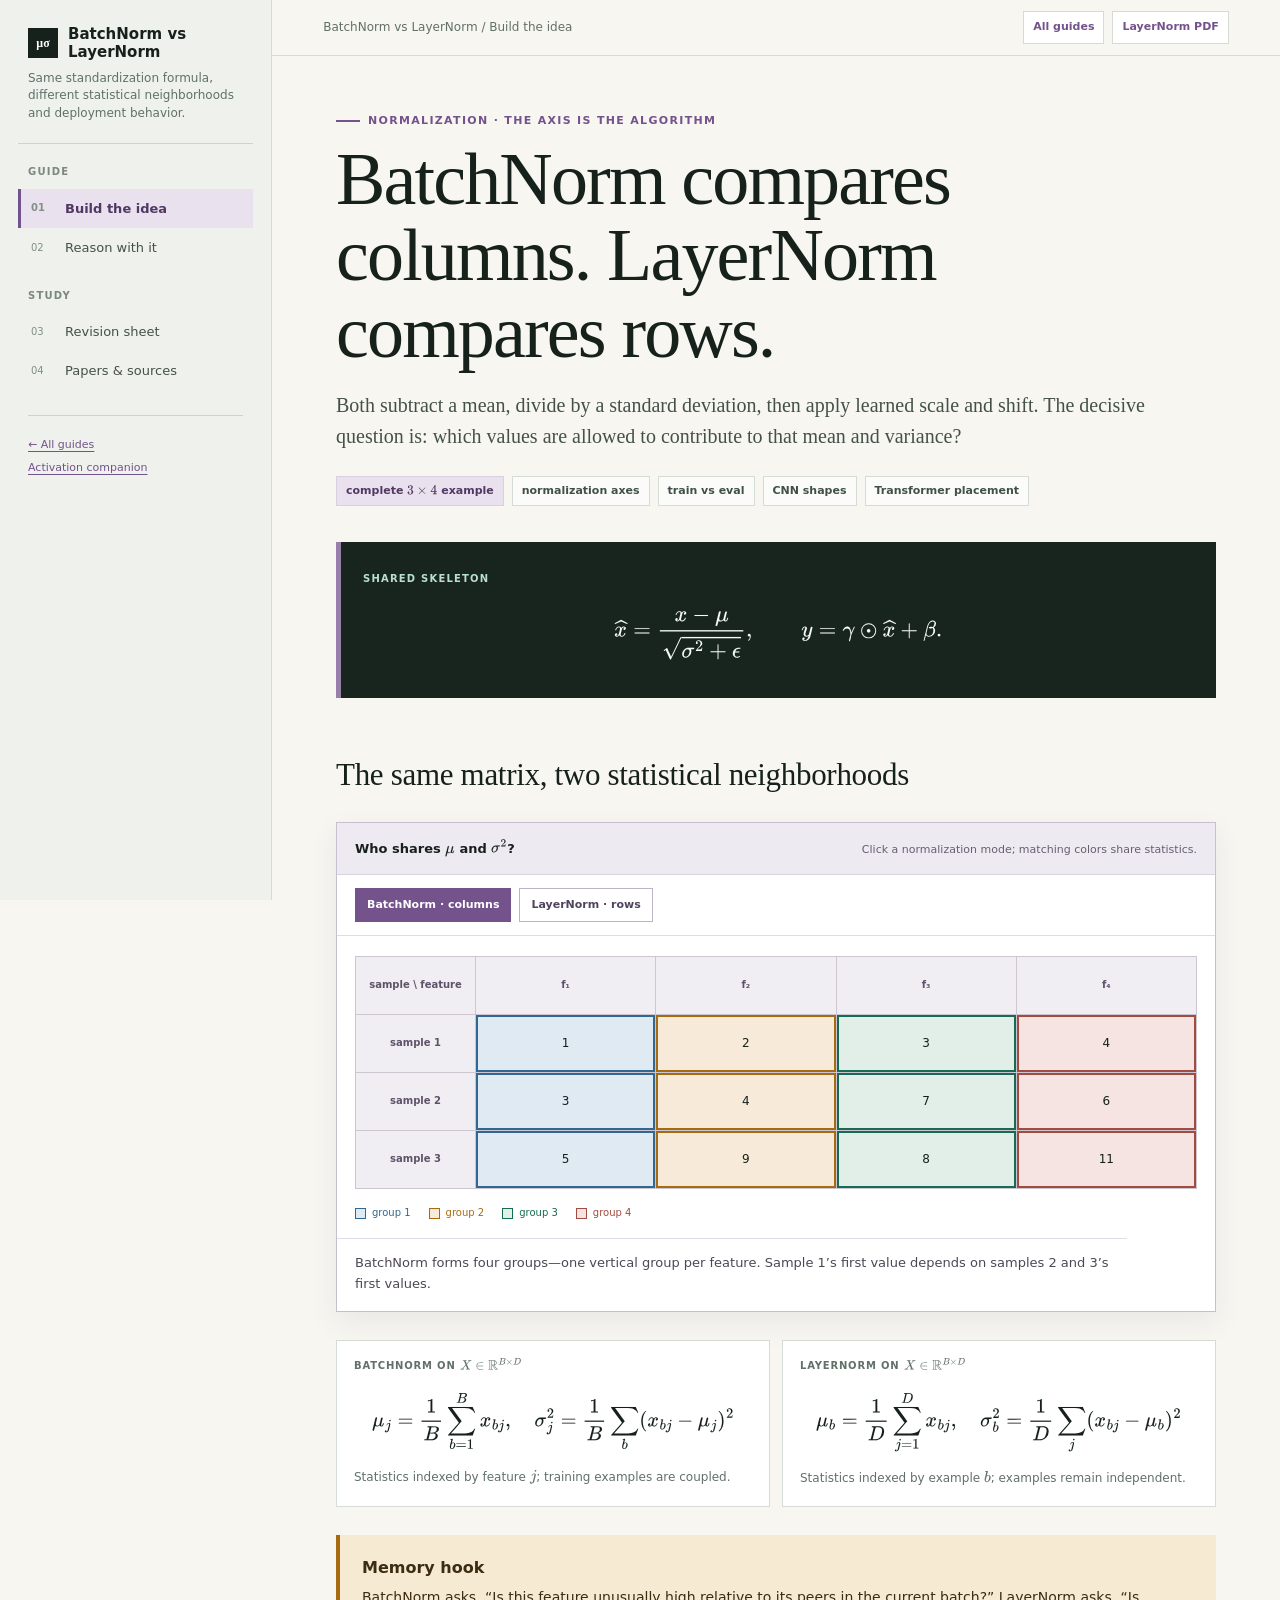
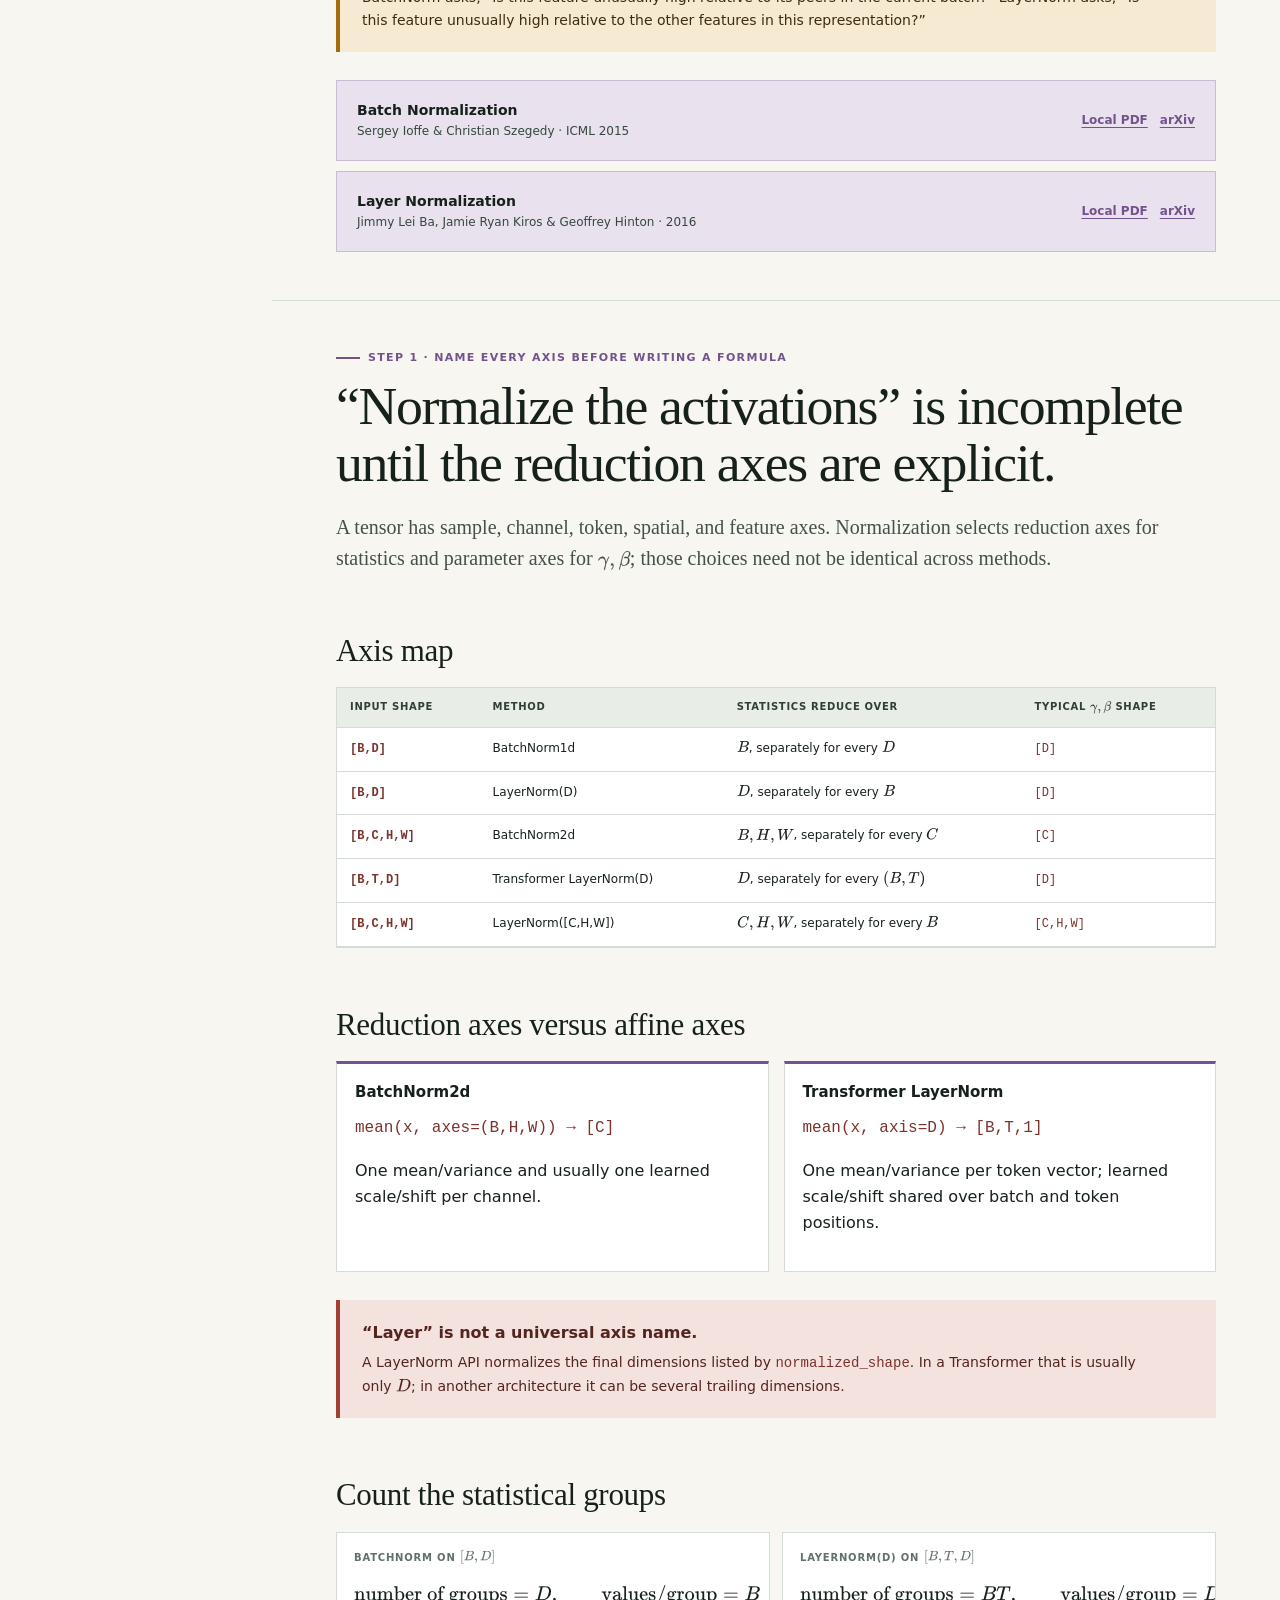
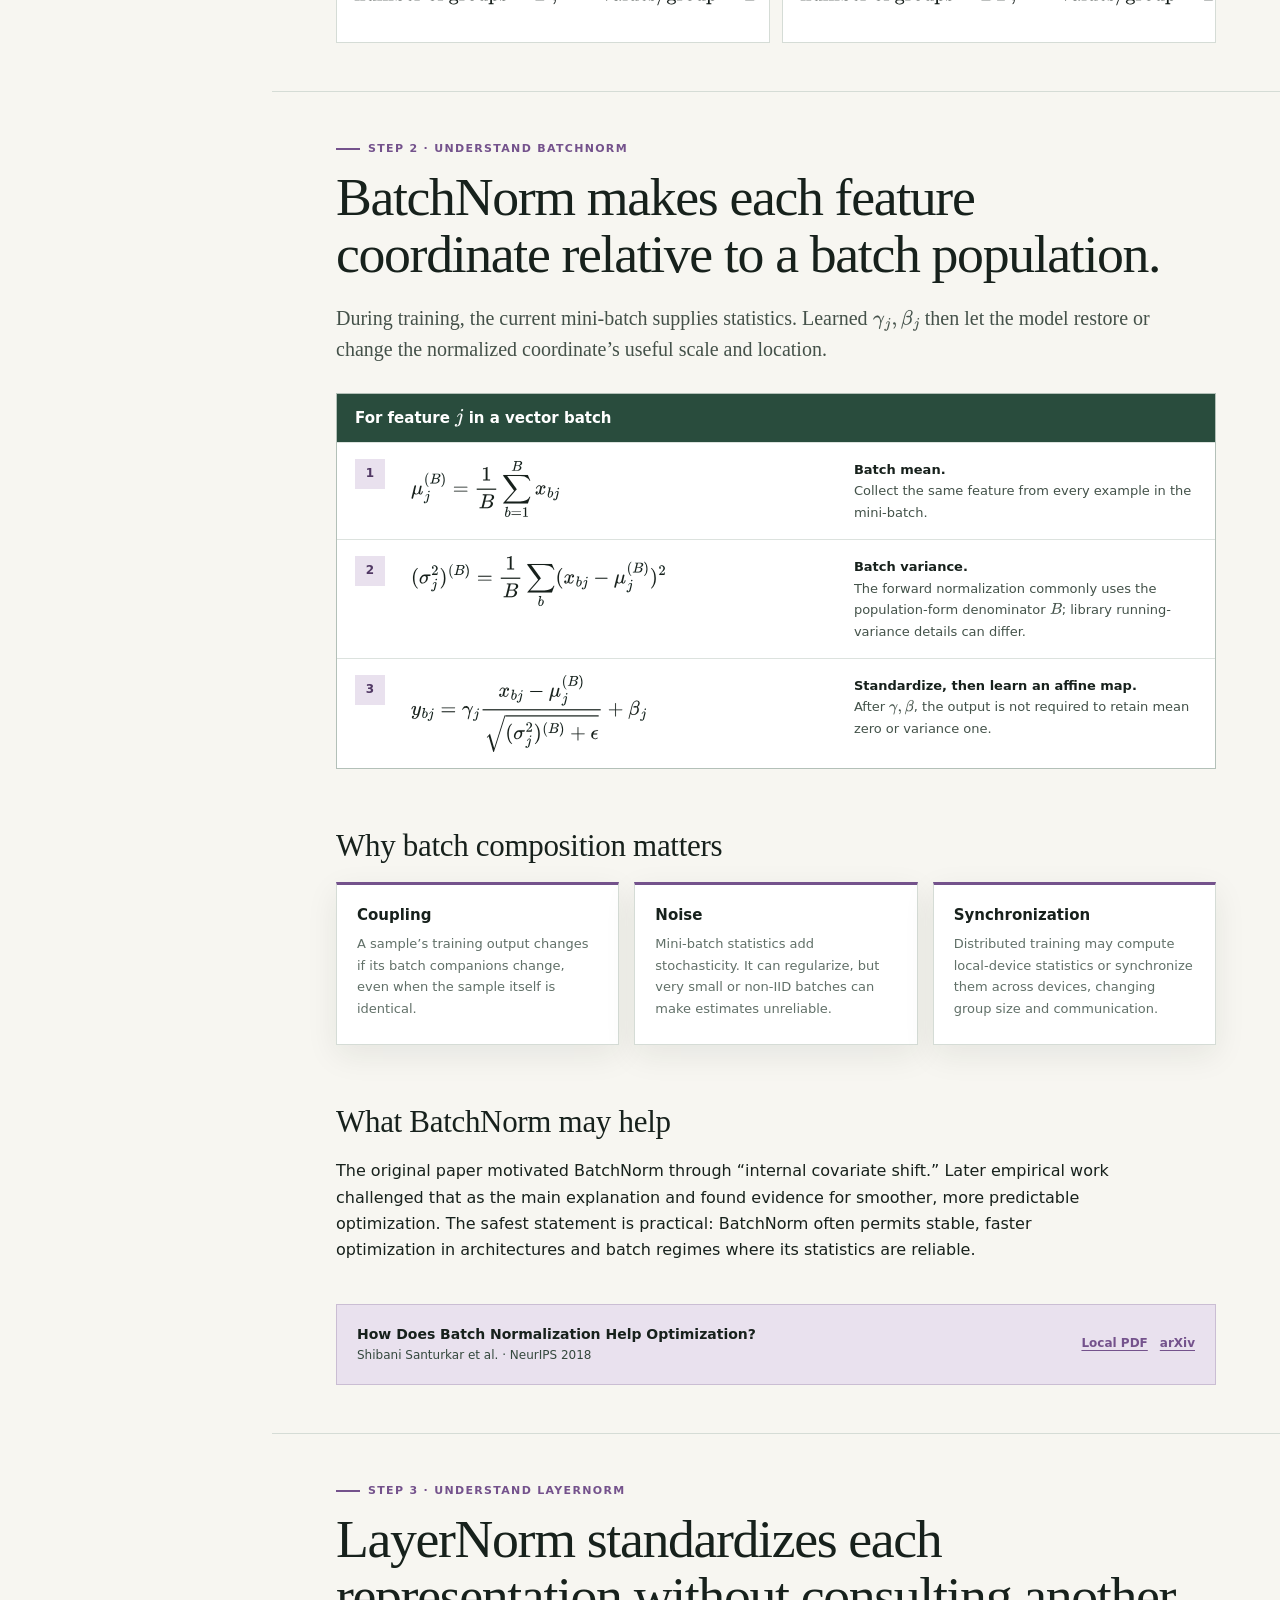
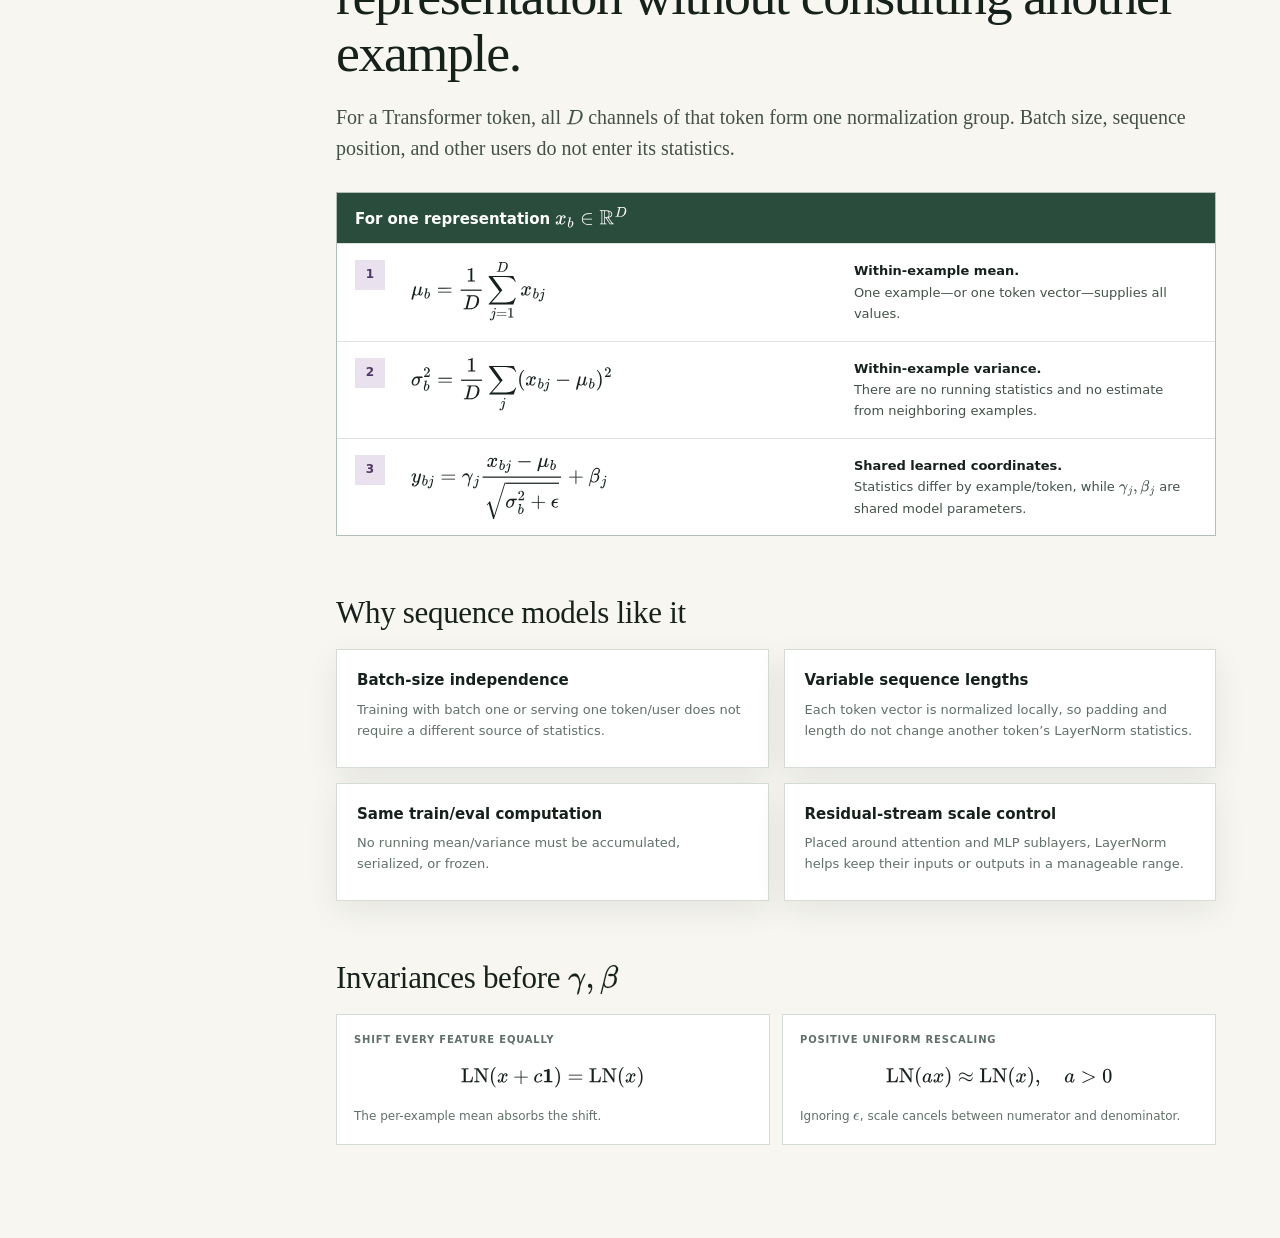
<file: ML - BatchNorm vs LayerNorm/index.html>
<!doctype html>
<html lang="en">
<head>
  <meta charset="utf-8">
  <meta name="viewport" content="width=device-width,initial-scale=1">
  <meta name="description" content="A from-scratch visual and numerical comparison of Batch Normalization and Layer Normalization, including axes, training versus inference, CNN and Transformer shapes, and complete calculations.">
  <title>BatchNorm vs LayerNorm · Visual Field Guide</title>
  <script>
    window.MathJax = { tex: { inlineMath: [['\\(', '\\)']], displayMath: [['\\[', '\\]']] }, svg: { fontCache: 'global' }, startup: { typeset: false } };
  </script>
  <link rel="stylesheet" href="../assets/guide.css">
  <style>
    .tab:not(#overview) h1 { max-width: 850px; font-size: clamp(38px, 4.2vw, 56px); line-height: 1.06; }
    .axis-explorer {
      margin: 28px 0;
      border: 1px solid #c5bfd0;
      background: white;
      box-shadow: 0 10px 30px rgba(54, 43, 76, .07);
    }
    .axis-explorer-head {
      display: flex;
      align-items: baseline;
      justify-content: space-between;
      gap: 18px;
      padding: 15px 18px;
      border-bottom: 1px solid #d9d4df;
      background: #eeeaf2;
    }
    .axis-explorer-head strong { font-size: 13px; }
    .axis-explorer-head span { color: #665f70; font-size: 11px; }
    .axis-buttons { display: flex; flex-wrap: wrap; gap: 8px; padding: 13px 18px; border-bottom: 1px solid #e0dce5; }
    .axis-buttons button {
      padding: 7px 11px;
      border: 1px solid #bcb3c8;
      background: white;
      color: #51425f;
      cursor: pointer;
      font-size: 11px;
      font-weight: 800;
    }
    .axis-buttons button.active { border-color: var(--accent); background: var(--accent); color: white; }
    .norm-grid-scroll { overflow-x: auto; padding: 20px 18px 16px; }
    .norm-grid {
      display: grid;
      grid-template-columns: 120px repeat(4, minmax(110px, 1fr));
      width: 100%;
      min-width: 620px;
      border-top: 1px solid #ccc6d3;
      border-left: 1px solid #ccc6d3;
      transition: background .2s ease;
    }
    .norm-grid > div {
      display: grid;
      min-height: 58px;
      place-items: center;
      padding: 7px;
      border-right: 1px solid #ccc6d3;
      border-bottom: 1px solid #ccc6d3;
      background: white;
      font-size: 12px;
      transition: background .2s ease, box-shadow .2s ease;
    }
    .norm-grid .axis { background: #f0edf3; color: #5d5368; font-size: 10px; font-weight: 800; }
    .norm-grid.bn .value[data-col="0"] { background: #dfeaf2; box-shadow: inset 0 0 0 2px #316790; }
    .norm-grid.bn .value[data-col="1"] { background: #f7ead8; box-shadow: inset 0 0 0 2px #a66b10; }
    .norm-grid.bn .value[data-col="2"] { background: #e2eee8; box-shadow: inset 0 0 0 2px #176b52; }
    .norm-grid.bn .value[data-col="3"] { background: #f5e4e1; box-shadow: inset 0 0 0 2px #a24b3f; }
    .norm-grid.ln .value[data-row="0"] { background: #e7e0ed; box-shadow: inset 0 0 0 2px #74528c; }
    .norm-grid.ln .value[data-row="1"] { background: #dfeaf2; box-shadow: inset 0 0 0 2px #316790; }
    .norm-grid.ln .value[data-row="2"] { background: #e2eee8; box-shadow: inset 0 0 0 2px #176b52; }
    .axis-explain { margin: 0; padding: 13px 18px 16px; border-top: 1px solid #e0dce5; color: #4e4655; font-size: 13px; }
    .axis-legend {
      display: flex;
      flex-wrap: wrap;
      gap: 10px 18px;
      padding: 0 18px 16px;
      color: #5d5368;
      font-size: 10px;
    }
    .axis-legend span { display: inline-flex; align-items: center; gap: 6px; }
    .axis-legend i { width: 11px; height: 11px; border: 1px solid currentColor; background: var(--swatch); }
    .stat-strip {
      display: grid;
      grid-template-columns: repeat(4, minmax(0, 1fr));
      gap: 1px;
      margin: 20px 0;
      border: 1px solid #d2ccd8;
      background: #d2ccd8;
    }
    .stat-strip > div { padding: 14px; background: white; }
    .stat-strip b { display: block; color: var(--accent); font-size: 10px; letter-spacing: .07em; text-transform: uppercase; }
    .stat-strip code { display: block; margin-top: 7px; white-space: nowrap; }
    .axis-card {
      overflow-x: auto;
      padding: 18px;
      border: 1px solid var(--line);
      border-top: 3px solid var(--accent);
      background: white;
    }
    .axis-card h3 { margin-bottom: 12px; }
    .axis-card code { white-space: nowrap; }
    .train-eval {
      display: grid;
      grid-template-columns: 1fr 52px 1fr;
      align-items: stretch;
      margin: 24px 0;
      border: 1px solid #c9c3cf;
      background: white;
    }
    .train-eval > div { padding: 20px; }
    .train-eval .arrow-cell { display: grid; place-items: center; padding: 0; background: #eeeaf2; color: var(--accent); font-size: 24px; font-weight: 900; }
    .train-eval b { display: block; margin-bottom: 8px; color: var(--accent); font-size: 11px; letter-spacing: .08em; text-transform: uppercase; }
    .train-eval p { margin: 0; color: var(--muted); font-size: 13px; }
    .mode-table td:nth-child(2), .mode-table td:nth-child(3) { min-width: 230px; }
    .norm-family {
      display: grid;
      grid-template-columns: repeat(3, minmax(0, 1fr));
      gap: 12px;
      margin: 22px 0;
    }
    .norm-family > div { padding: 18px; border: 1px solid var(--line); background: white; }
    .norm-family b { display: block; margin-bottom: 7px; color: var(--accent); }
    .norm-family p { margin: 0; color: var(--muted); font-size: 13px; }
    @media (max-width: 820px) {
      .tab:not(#overview) h1 { font-size: 36px; }
      .axis-explorer { margin-right: -12px; margin-left: -12px; }
      .axis-explorer-head { align-items: flex-start; flex-direction: column; gap: 3px; }
      .stat-strip { grid-template-columns: 1fr; }
      .stat-strip code { white-space: normal; }
      .train-eval { grid-template-columns: 1fr; }
      .train-eval .arrow-cell { min-height: 42px; transform: rotate(90deg); }
      .norm-family { grid-template-columns: 1fr; }
    }
  </style>
</head>
<body data-guide-title="BatchNorm vs LayerNorm" style="--accent:#74528c;--accent-dark:#513864;--accent-soft:#e9e1ee">
<div class="shell">
  <aside class="sidebar">
    <div class="brand">
      <div class="brand-mark"><span class="brand-icon">μσ</span><span>BatchNorm vs LayerNorm</span></div>
      <p>Same standardization formula, different statistical neighborhoods and deployment behavior.</p>
    </div>
    <div class="nav-label">Guide</div>
    <button class="tab-btn active" data-tab="build" data-panels="overview,axes,batchnorm,layernorm"><span class="num">01</span>Build the idea</button>
    <button class="tab-btn" data-tab="reason" data-panels="worked,train-eval,shapes,placement,choice"><span class="num">02</span>Reason with it</button>
    <div class="nav-label">Study</div>
    <button class="tab-btn" data-tab="revision"><span class="num">03</span>Revision sheet</button>
    <button class="tab-btn" data-tab="references"><span class="num">04</span>Papers &amp; sources</button>
    <div class="side-foot"><a href="../">← All guides</a><a href="../ML%20-%20Activation%20Functions%20and%20SwiGLU/">Activation companion</a></div>
  </aside>

  <main class="content">
    <header class="topbar">
      <select class="mobile-nav" aria-label="Choose section"></select>
      <span class="crumb" id="crumb">BatchNorm vs LayerNorm / Build the idea</span>
      <div class="top-actions"><a class="top-link" href="../">All guides</a><a class="top-link" href="papers/LayerNorm.pdf">LayerNorm PDF</a></div>
    </header>

    <section class="tab active" id="overview"><div class="page">
      <div class="eyebrow">Normalization · the axis is the algorithm</div>
      <h1>BatchNorm compares columns. LayerNorm compares rows.</h1>
      <p class="lede">Both subtract a mean, divide by a standard deviation, then apply learned scale and shift. The decisive question is: which values are allowed to contribute to that mean and variance?</p>
      <div class="meta-row"><span class="chip primary">complete \(3\times4\) example</span><span class="chip">normalization axes</span><span class="chip">train vs eval</span><span class="chip">CNN shapes</span><span class="chip">Transformer placement</span></div>

      <div class="math"><span class="label">Shared skeleton</span>
        \[
        \widehat x=\frac{x-\mu}{\sqrt{\sigma^2+\epsilon}},\qquad
        y=\gamma\odot\widehat x+\beta.
        \]
      </div>

      <h2>The same matrix, two statistical neighborhoods</h2>
      <div class="axis-explorer" data-axis-explorer>
        <div class="axis-explorer-head"><strong>Who shares \(\mu\) and \(\sigma^2\)?</strong><span>Click a normalization mode; matching colors share statistics.</span></div>
        <div class="axis-buttons"><button class="active" data-axis-mode="bn">BatchNorm · columns</button><button data-axis-mode="ln">LayerNorm · rows</button></div>
        <div class="norm-grid-scroll">
          <div class="norm-grid bn">
            <div class="axis">sample \ feature</div><div class="axis">f₁</div><div class="axis">f₂</div><div class="axis">f₃</div><div class="axis">f₄</div>
            <div class="axis">sample 1</div><div class="value" data-row="0" data-col="0">1</div><div class="value" data-row="0" data-col="1">2</div><div class="value" data-row="0" data-col="2">3</div><div class="value" data-row="0" data-col="3">4</div>
            <div class="axis">sample 2</div><div class="value" data-row="1" data-col="0">3</div><div class="value" data-row="1" data-col="1">4</div><div class="value" data-row="1" data-col="2">7</div><div class="value" data-row="1" data-col="3">6</div>
            <div class="axis">sample 3</div><div class="value" data-row="2" data-col="0">5</div><div class="value" data-row="2" data-col="1">9</div><div class="value" data-row="2" data-col="2">8</div><div class="value" data-row="2" data-col="3">11</div>
          </div>
        </div>
        <div class="axis-legend">
          <span style="--swatch:#dfeaf2;color:#316790"><i></i>group 1</span>
          <span style="--swatch:#f7ead8;color:#a66b10"><i></i>group 2</span>
          <span style="--swatch:#e2eee8;color:#176b52"><i></i>group 3</span>
          <span style="--swatch:#f5e4e1;color:#a24b3f"><i></i>group 4</span>
        </div>
        <p class="axis-explain" data-axis-explain>BatchNorm forms four groups—one vertical group per feature. Sample 1’s first value depends on samples 2 and 3’s first values.</p>
      </div>

      <div class="formula-grid">
        <div class="formula-card"><b>BatchNorm on \(X\in\mathbb R^{B\times D}\)</b>
          \[
          \mu_j=\frac1B\sum_{b=1}^{B}x_{bj},\quad
          \sigma_j^2=\frac1B\sum_b(x_{bj}-\mu_j)^2
          \]
          <p>Statistics indexed by feature \(j\); training examples are coupled.</p>
        </div>
        <div class="formula-card"><b>LayerNorm on \(X\in\mathbb R^{B\times D}\)</b>
          \[
          \mu_b=\frac1D\sum_{j=1}^{D}x_{bj},\quad
          \sigma_b^2=\frac1D\sum_j(x_{bj}-\mu_b)^2
          \]
          <p>Statistics indexed by example \(b\); examples remain independent.</p>
        </div>
      </div>

      <div class="callout"><strong>Memory hook</strong><p>BatchNorm asks, “Is this feature unusually high relative to its peers in the current batch?” LayerNorm asks, “Is this feature unusually high relative to the other features in this representation?”</p></div>
      <div class="paper-stack">
        <div class="paper"><div><strong>Batch Normalization</strong>Sergey Ioffe &amp; Christian Szegedy · ICML 2015</div><div class="paper-links"><a href="papers/BatchNorm.pdf">Local PDF</a><a href="https://arxiv.org/abs/1502.03167">arXiv</a></div></div>
        <div class="paper"><div><strong>Layer Normalization</strong>Jimmy Lei Ba, Jamie Ryan Kiros &amp; Geoffrey Hinton · 2016</div><div class="paper-links"><a href="papers/LayerNorm.pdf">Local PDF</a><a href="https://arxiv.org/abs/1607.06450">arXiv</a></div></div>
      </div>
    </div></section>

    <section class="tab" id="axes"><div class="page">
      <div class="eyebrow">Step 1 · Name every axis before writing a formula</div>
      <h1>“Normalize the activations” is incomplete until the reduction axes are explicit.</h1>
      <p class="lede">A tensor has sample, channel, token, spatial, and feature axes. Normalization selects reduction axes for statistics and parameter axes for \(\gamma,\beta\); those choices need not be identical across methods.</p>

      <h2>Axis map</h2>
      <div class="table-wrap"><table><thead><tr><th>Input shape</th><th>Method</th><th>Statistics reduce over</th><th>Typical \(\gamma,\beta\) shape</th></tr></thead><tbody>
        <tr><td><code>[B,D]</code></td><td>BatchNorm1d</td><td>\(B\), separately for every \(D\)</td><td><code>[D]</code></td></tr>
        <tr><td><code>[B,D]</code></td><td>LayerNorm(D)</td><td>\(D\), separately for every \(B\)</td><td><code>[D]</code></td></tr>
        <tr><td><code>[B,C,H,W]</code></td><td>BatchNorm2d</td><td>\(B,H,W\), separately for every \(C\)</td><td><code>[C]</code></td></tr>
        <tr><td><code>[B,T,D]</code></td><td>Transformer LayerNorm(D)</td><td>\(D\), separately for every \((B,T)\)</td><td><code>[D]</code></td></tr>
        <tr><td><code>[B,C,H,W]</code></td><td>LayerNorm([C,H,W])</td><td>\(C,H,W\), separately for every \(B\)</td><td><code>[C,H,W]</code></td></tr>
      </tbody></table></div>

      <h2>Reduction axes versus affine axes</h2>
      <div class="grid2">
        <div class="axis-card"><h3>BatchNorm2d</h3><code>mean(x, axes=(B,H,W)) → [C]</code><p>One mean/variance and usually one learned scale/shift per channel.</p></div>
        <div class="axis-card"><h3>Transformer LayerNorm</h3><code>mean(x, axis=D) → [B,T,1]</code><p>One mean/variance per token vector; learned scale/shift shared over batch and token positions.</p></div>
      </div>

      <div class="callout red"><strong>“Layer” is not a universal axis name.</strong><p>A LayerNorm API normalizes the final dimensions listed by <code>normalized_shape</code>. In a Transformer that is usually only \(D\); in another architecture it can be several trailing dimensions.</p></div>

      <h2>Count the statistical groups</h2>
      <div class="formula-grid">
        <div class="formula-card"><b>BatchNorm on \([B,D]\)</b>\[\text{number of groups}=D,\qquad \text{values/group}=B\]</div>
        <div class="formula-card"><b>LayerNorm(D) on \([B,T,D]\)</b>\[\text{number of groups}=BT,\qquad \text{values/group}=D\]</div>
      </div>
    </div></section>

    <section class="tab" id="batchnorm"><div class="page">
      <div class="eyebrow">Step 2 · Understand BatchNorm</div>
      <h1>BatchNorm makes each feature coordinate relative to a batch population.</h1>
      <p class="lede">During training, the current mini-batch supplies statistics. Learned \(\gamma_j,\beta_j\) then let the model restore or change the normalized coordinate’s useful scale and location.</p>

      <div class="derivation">
        <h3>For feature \(j\) in a vector batch</h3>
        <div class="derivation-step"><div class="step-no">1</div><div class="step-formula">\[\mu_j^{(B)}=\frac1B\sum_{b=1}^{B}x_{bj}\]</div><div class="step-explain"><strong>Batch mean.</strong>Collect the same feature from every example in the mini-batch.</div></div>
        <div class="derivation-step"><div class="step-no">2</div><div class="step-formula">\[(\sigma_j^2)^{(B)}=\frac1B\sum_b(x_{bj}-\mu_j^{(B)})^2\]</div><div class="step-explain"><strong>Batch variance.</strong>The forward normalization commonly uses the population-form denominator \(B\); library running-variance details can differ.</div></div>
        <div class="derivation-step"><div class="step-no">3</div><div class="step-formula">\[y_{bj}=\gamma_j\frac{x_{bj}-\mu_j^{(B)}}{\sqrt{(\sigma_j^2)^{(B)}+\epsilon}}+\beta_j\]</div><div class="step-explain"><strong>Standardize, then learn an affine map.</strong>After \(\gamma,\beta\), the output is not required to retain mean zero or variance one.</div></div>
      </div>

      <h2>Why batch composition matters</h2>
      <div class="grid3">
        <div class="concept"><h3>Coupling</h3><p>A sample’s training output changes if its batch companions change, even when the sample itself is identical.</p></div>
        <div class="concept"><h3>Noise</h3><p>Mini-batch statistics add stochasticity. It can regularize, but very small or non-IID batches can make estimates unreliable.</p></div>
        <div class="concept"><h3>Synchronization</h3><p>Distributed training may compute local-device statistics or synchronize them across devices, changing group size and communication.</p></div>
      </div>

      <h2>What BatchNorm may help</h2>
      <p>The original paper motivated BatchNorm through “internal covariate shift.” Later empirical work challenged that as the main explanation and found evidence for smoother, more predictable optimization. The safest statement is practical: BatchNorm often permits stable, faster optimization in architectures and batch regimes where its statistics are reliable.</p>
      <div class="paper"><div><strong>How Does Batch Normalization Help Optimization?</strong>Shibani Santurkar et al. · NeurIPS 2018</div><div class="paper-links"><a href="papers/BatchNorm-Optimization.pdf">Local PDF</a><a href="https://arxiv.org/abs/1805.11604">arXiv</a></div></div>
    </div></section>

    <section class="tab" id="layernorm"><div class="page">
      <div class="eyebrow">Step 3 · Understand LayerNorm</div>
      <h1>LayerNorm standardizes each representation without consulting another example.</h1>
      <p class="lede">For a Transformer token, all \(D\) channels of that token form one normalization group. Batch size, sequence position, and other users do not enter its statistics.</p>

      <div class="derivation">
        <h3>For one representation \(x_b\in\mathbb R^D\)</h3>
        <div class="derivation-step"><div class="step-no">1</div><div class="step-formula">\[\mu_b=\frac1D\sum_{j=1}^{D}x_{bj}\]</div><div class="step-explain"><strong>Within-example mean.</strong>One example—or one token vector—supplies all values.</div></div>
        <div class="derivation-step"><div class="step-no">2</div><div class="step-formula">\[\sigma_b^2=\frac1D\sum_j(x_{bj}-\mu_b)^2\]</div><div class="step-explain"><strong>Within-example variance.</strong>There are no running statistics and no estimate from neighboring examples.</div></div>
        <div class="derivation-step"><div class="step-no">3</div><div class="step-formula">\[y_{bj}=\gamma_j\frac{x_{bj}-\mu_b}{\sqrt{\sigma_b^2+\epsilon}}+\beta_j\]</div><div class="step-explain"><strong>Shared learned coordinates.</strong>Statistics differ by example/token, while \(\gamma_j,\beta_j\) are shared model parameters.</div></div>
      </div>

      <h2>Why sequence models like it</h2>
      <div class="grid2">
        <div class="note"><h3>Batch-size independence</h3><p>Training with batch one or serving one token/user does not require a different source of statistics.</p></div>
        <div class="note"><h3>Variable sequence lengths</h3><p>Each token vector is normalized locally, so padding and length do not change another token’s LayerNorm statistics.</p></div>
        <div class="note"><h3>Same train/eval computation</h3><p>No running mean/variance must be accumulated, serialized, or frozen.</p></div>
        <div class="note"><h3>Residual-stream scale control</h3><p>Placed around attention and MLP sublayers, LayerNorm helps keep their inputs or outputs in a manageable range.</p></div>
      </div>

      <h2>Invariances before \(\gamma,\beta\)</h2>
      <div class="formula-grid">
        <div class="formula-card"><b>Shift every feature equally</b>\[\operatorname{LN}(x+c\mathbf 1)=\operatorname{LN}(x)\]<p>The per-example mean absorbs the shift.</p></div>
        <div class="formula-card"><b>Positive uniform rescaling</b>\[\operatorname{LN}(ax)\approx\operatorname{LN}(x),\quad a&gt;0\]<p>Ignoring \(\epsilon\), scale cancels between numerator and denominator.</p></div>
      </div>
    </div></section>

    <section class="tab" id="worked"><div class="page">
      <div class="eyebrow">Complete calculation · both methods on one matrix</div>
      <h1>Normalize the same matrix two different ways.</h1>
      <p class="lede">Set \(\epsilon=0\) and \(\gamma=1,\beta=0\) for the standardization steps. We apply the learned affine transform separately at the end.</p>

      <div class="math"><span class="label">Input \(X\in\mathbb R^{3\times4}\)</span>
        \[
        X=\begin{bmatrix}
        1&amp;2&amp;3&amp;4\\
        3&amp;4&amp;7&amp;6\\
        5&amp;9&amp;8&amp;11
        \end{bmatrix}.
        \]
      </div>

      <h2>BatchNorm · calculate down each column</h2>
      <div class="stat-strip">
        <div><b>feature 1</b><code>μ=3, var=2.6667</code></div>
        <div><b>feature 2</b><code>μ=5, var=8.6667</code></div>
        <div><b>feature 3</b><code>μ=6, var=4.6667</code></div>
        <div><b>feature 4</b><code>μ=7, var=8.6667</code></div>
      </div>
      <div class="derivation">
        <h3>Show two columns explicitly</h3>
        <div class="derivation-step"><div class="step-no">1</div><div class="step-formula">\[\mu_1=(1+3+5)/3=3\]\[\sigma_1^2=\bigl[(1-3)^2+(3-3)^2+(5-3)^2\bigr]/3=8/3\]</div><div class="step-explain"><strong>Feature 1 uses \([1,3,5]\).</strong>Its standard deviation is \(\sqrt{8/3}=1.6330\).</div></div>
        <div class="derivation-step"><div class="step-no">2</div><div class="step-formula">\[\mu_2=(2+4+9)/3=5\]\[\sigma_2^2=\bigl[(-3)^2+(-1)^2+4^2\bigr]/3=26/3\]</div><div class="step-explain"><strong>Feature 2 uses \([2,4,9]\).</strong>Its standard deviation is \(\sqrt{26/3}=2.9439\).</div></div>
      </div>
      <div class="math"><span class="label">Batch-normalized matrix</span>
        \[
        \widehat X_{\rm BN}\approx
        \begin{bmatrix}
        -1.2247&amp;-1.0190&amp;-1.3887&amp;-1.0190\\
        0&amp;-0.3397&amp;0.4629&amp;-0.3397\\
        1.2247&amp;1.3587&amp;0.9258&amp;1.3587
        \end{bmatrix}.
        \]
      </div>
      <p>Check each output column: its three values have mean approximately zero and population variance approximately one.</p>

      <h2>LayerNorm · calculate across each row</h2>
      <div class="stat-strip">
        <div><b>sample 1</b><code>μ=2.5, var=1.25</code></div>
        <div><b>sample 2</b><code>μ=5, var=2.5</code></div>
        <div><b>sample 3</b><code>μ=8.25, var=4.6875</code></div>
        <div><b>groups</b><code>3 rows × 4 values</code></div>
      </div>
      <div class="derivation">
        <h3>Show sample 1 completely</h3>
        <div class="derivation-step"><div class="step-no">1</div><div class="step-formula">\[\mu_{\rm row1}=(1+2+3+4)/4=2.5\]</div><div class="step-explain"><strong>Use only the first sample.</strong>No value from rows 2 or 3 participates.</div></div>
        <div class="derivation-step"><div class="step-no">2</div><div class="step-formula">\[\sigma_{\rm row1}^2=\bigl[(-1.5)^2+(-0.5)^2+0.5^2+1.5^2\bigr]/4=1.25\]</div><div class="step-explain"><strong>Standard deviation \(=1.1180\).</strong>All four features share this denominator.</div></div>
        <div class="derivation-step"><div class="step-no">3</div><div class="step-formula">\[\widehat x_1=[-1.3416,-0.4472,0.4472,1.3416]\]</div><div class="step-explain"><strong>Normalize each feature in the row.</strong>The row now has mean zero and population variance one.</div></div>
      </div>
      <div class="math"><span class="label">Layer-normalized matrix</span>
        \[
        \widehat X_{\rm LN}\approx
        \begin{bmatrix}
        -1.3416&amp;-0.4472&amp;0.4472&amp;1.3416\\
        -1.2649&amp;-0.6325&amp;1.2649&amp;0.6325\\
        -1.5011&amp;0.3464&amp;-0.1155&amp;1.2702
        \end{bmatrix}.
        \]
      </div>

      <h2>Apply learned \(\gamma,\beta\)</h2>
      <div class="math">
        \[
        \gamma=[2,0.5,1,1.5],\qquad \beta=[0,1,-1,0.5]
        \]
        \[
        y_1=\gamma\odot\widehat x_1+\beta
        \approx[-2.6833,0.7764,-0.5528,2.5125].
        \]
      </div>
      <div class="callout"><strong>Normalization is not the final output constraint.</strong><p>The standardized vector has mean zero and variance one; the learned affine output generally does not. \(\gamma,\beta\) preserve the layer’s ability to choose useful scales and offsets.</p></div>
    </div></section>

    <section class="tab" id="train-eval"><div class="page">
      <div class="eyebrow">Deployment behavior · mode matters for BatchNorm</div>
      <h1>BatchNorm changes its source of statistics at evaluation; LayerNorm does not.</h1>

      <div class="train-eval">
        <div><b>BatchNorm training</b><p>Normalize with the current mini-batch’s mean and variance. Also update running estimates stored in the module.</p></div>
        <div class="arrow-cell">→</div>
        <div><b>BatchNorm evaluation</b><p>Normalize with frozen running estimates, so one prediction does not depend on whichever examples happen to be served beside it.</p></div>
      </div>

      <div class="train-eval">
        <div><b>LayerNorm training</b><p>Compute mean and variance from the current example/token’s normalized dimensions.</p></div>
        <div class="arrow-cell">=</div>
        <div><b>LayerNorm evaluation</b><p>Use the same per-example/token calculation. There is no running-statistics state.</p></div>
      </div>

      <h2>A sample can change under BatchNorm training</h2>
      <div class="formula-grid">
        <div class="formula-card"><b>Batch A</b>\[x=3\text{ inside }[1,3,5]\Rightarrow \widehat x=0\]</div>
        <div class="formula-card"><b>Batch B</b>\[x=3\text{ inside }[3,3,9]\Rightarrow \widehat x\approx-0.7071\]</div>
      </div>
      <p>The identical scalar \(x=3\) changes because its peers change. LayerNorm for the same representation would ignore other examples entirely.</p>

      <h2>Running-statistics pitfalls</h2>
      <div class="caveats">
        <div class="caveat"><b>Domain shift</b><span>Frozen training statistics may poorly represent a changed evaluation distribution.</span></div>
        <div class="caveat"><b>Fine-tuning mode</b><span>Accidentally updating or freezing BatchNorm statistics can materially change behavior.</span></div>
        <div class="caveat"><b>Small batches</b><span>Noisy current statistics and slowly adapted running estimates can both be problematic.</span></div>
        <div class="caveat"><b>Library details</b><span>Momentum conventions and biased/unbiased variance handling differ; read the exact framework documentation.</span></div>
      </div>
    </div></section>

    <section class="tab" id="shapes"><div class="page">
      <div class="eyebrow">Architecture shapes · CNNs and Transformers</div>
      <h1>The common use cases follow directly from which axes are stable.</h1>

      <h2>Convolutional activations \([B,C,H,W]\)</h2>
      <div class="grid2">
        <div class="axis-card"><h3>BatchNorm2d</h3><code>stats over (B,H,W), one group per C</code><p>Even with small \(B\), each channel may have \(BHW\) values. It also respects the idea that one convolutional channel means the same thing across spatial positions.</p></div>
        <div class="axis-card"><h3>LayerNorm</h3><code>stats over normalized_shape</code><p><code>LayerNorm([C,H,W])</code> normalizes an entire sample and learns elementwise affine parameters; channel-last <code>LayerNorm(C)</code> is a different operation.</p></div>
      </div>

      <h2>Transformer activations \([B,T,D]\)</h2>
      <div class="math">
        \[
        \mu_{b,t}=\frac1D\sum_{j=1}^{D}x_{b,t,j},\qquad
        \sigma_{b,t}^2=\frac1D\sum_j(x_{b,t,j}-\mu_{b,t})^2.
        \]
      </div>
      <p>Transformer LayerNorm(D) creates \(BT\) independent statistical groups. Token \((b,t)\) does not use a different token’s channels, so variable lengths and autoregressive serving do not create a train/eval statistics mismatch.</p>

      <h2>Why naïve BatchNorm is awkward for tokens</h2>
      <div class="grid3">
        <div class="concept"><h3>Variable lengths</h3><p>Pooling over token positions requires careful masking or allows padding to corrupt statistics.</p></div>
        <div class="concept"><h3>Autoregressive serving</h3><p>Inference may process one new token, unlike the token populations seen during training.</p></div>
        <div class="concept"><h3>Cross-example coupling</h3><p>One sequence’s representation depends on other sequences assigned to the same mini-batch/device.</p></div>
      </div>

      <h2>Small-batch nuance</h2>
      <div class="plain-note"><strong>Batch size one does not always mean one statistic value.</strong> BatchNorm2d still has \(H\times W\) positions per channel. A vector BatchNorm with shape \([1,D]\), however, has only one value per feature and cannot estimate useful training variance from that batch.</div>
    </div></section>

    <section class="tab" id="placement"><div class="page">
      <div class="eyebrow">Residual networks · normalization location</div>
      <h1>Choosing LayerNorm does not yet specify where it sits in a Transformer block.</h1>
      <p class="lede">Pre-LN and Post-LN use the same normalization formula but expose different residual and gradient paths.</p>

      <div class="formula-grid">
        <div class="formula-card"><b>Post-LN</b>\[y=\operatorname{LN}(x+F(x))\]<p>The original Transformer normalized after each residual addition.</p></div>
        <div class="formula-card"><b>Pre-LN</b>\[y=x+F(\operatorname{LN}(x))\]<p>The residual path contains an explicit identity route around the normalized sublayer.</p></div>
      </div>

      <figure class="diagram">
        <div class="diagram-head"><strong>Residual path comparison</strong><span>Same LN, different graph</span></div>
        <div class="diagram-body"><pre class="mermaid">
flowchart LR
  X1["x"] --> F1["F"] --> ADD1["add x"] --> LN1["LayerNorm"] --> Y1["Post-LN y"]
  X1 --> ADD1
  X2["x"] --> LN2["LayerNorm"] --> F2["F"] --> ADD2["add x"] --> Y2["Pre-LN y"]
  X2 --> ADD2
  class X1,X2 input; class F1,F2 param; class LN1,LN2 route; class ADD1,ADD2 op; class Y1,Y2 output;
  classDef input fill:#dfebf3,stroke:#316790,stroke-width:2px;
  classDef param fill:#f6ead2,stroke:#a66b10,stroke-width:2px;
  classDef route fill:#e9e1ee,stroke:#74528c,stroke-width:2px;
  classDef op fill:#e2eee8,stroke:#176b52,stroke-width:2px;
  classDef output fill:#17211c,color:#fff,stroke:#17211c,stroke-width:2px;
        </pre></div>
        <figcaption>Pre-LN often improves optimization stability in deep Transformers, but normalization placement remains an architectural choice with tradeoffs—not a definition of LayerNorm itself.</figcaption>
      </figure>

      <h2>Do not collapse three questions</h2>
      <div class="grid3">
        <div class="note"><h3>Which method?</h3><p>BatchNorm, LayerNorm, RMSNorm, GroupNorm, or another normalization family.</p></div>
        <div class="note"><h3>Which axes?</h3><p>The dimensions supplying statistics and the dimensions carrying learned affine parameters.</p></div>
        <div class="note"><h3>Where in the graph?</h3><p>Before or after a linear/activation/sublayer and before or after residual addition.</p></div>
      </div>
    </div></section>

    <section class="tab" id="choice"><div class="page">
      <div class="eyebrow">Decision guide · match the statistical neighborhood to the workload</div>
      <h1>Neither normalization is universally better.</h1>

      <div class="table-wrap mode-table"><table><thead><tr><th>Question</th><th>BatchNorm</th><th>LayerNorm</th></tr></thead><tbody>
        <tr><td>Statistics depend on</td><td>Other examples and possibly spatial/time positions.</td><td>The current example/token’s normalized features.</td></tr>
        <tr><td>Train/eval formula</td><td>Different source: batch stats vs running stats.</td><td>Same local calculation.</td></tr>
        <tr><td>Batch-size sensitivity</td><td>Can be substantial.</td><td>None in the normalization statistics.</td></tr>
        <tr><td>Typical strength</td><td>Vision CNNs with sufficiently large, representative groups.</td><td>Transformers, RNNs, variable-length and autoregressive workloads.</td></tr>
        <tr><td>Distributed concern</td><td>Local vs synchronized batch statistics.</td><td>No cross-device statistic synchronization.</td></tr>
        <tr><td>Regularization effect</td><td>Batch-statistic noise can matter.</td><td>No noise from batch composition.</td></tr>
      </tbody></table></div>

      <h2>A practical decision sequence</h2>
      <div class="timeline">
        <div class="event"><b>1 · Write the tensor shape</b><strong>Name B, C, T, H, W, D.</strong><p>If the axes are vague, the normalization choice is not yet defined.</p></div>
        <div class="event"><b>2 · Choose statistical peers</b><strong>Should examples influence one another?</strong><p>For stable image batches, often yes; for independent token serving, usually no.</p></div>
        <div class="event"><b>3 · Inspect deployment</b><strong>Will evaluation batch composition match training?</strong><p>If not, running statistics and mode management become central.</p></div>
        <div class="event"><b>4 · Benchmark the architecture</b><strong>Optimization is empirical.</strong><p>Compare converged quality, stability, throughput, and sensitivity—not only one training-loss snapshot.</p></div>
      </div>

      <h2>Nearby alternatives</h2>
      <div class="norm-family">
        <div><b>GroupNorm</b><p>Normalizes groups of channels per example; common when CNN batches are too small for reliable BatchNorm.</p></div>
        <div><b>InstanceNorm</b><p>Normalizes each channel per example across spatial dimensions; useful when instance-level contrast/style matters.</p></div>
        <div><b>RMSNorm</b><p>Rescales by root mean square without subtracting the mean; widely used as a simpler LayerNorm-relative in modern sequence models.</p></div>
      </div>
      <div class="paper"><div><strong>Root Mean Square Layer Normalization</strong>Biao Zhang &amp; Rico Sennrich · NeurIPS 2019</div><div class="paper-links"><a href="papers/RMSNorm.pdf">Local PDF</a><a href="https://arxiv.org/abs/1910.07467">arXiv</a></div></div>

      <div class="quiz"><h3>Axis check</h3><p>For a Transformer tensor \([B,T,D]\), how many separate mean/variance pairs does LayerNorm(D) compute?</p><button data-answer="norm-axis-answer">Reveal answer</button><div class="answer" id="norm-axis-answer">It computes \(B\times T\) pairs—one mean and variance for every token vector—each using its \(D\) feature values.</div></div>
    </div></section>

    <section class="tab" id="revision"><div class="page">
      <div class="eyebrow">Rapid recall</div>
      <h1>BatchNorm and LayerNorm on one sheet.</h1>

      <div class="table-wrap"><table><thead><tr><th>Property</th><th>BatchNorm</th><th>LayerNorm</th></tr></thead><tbody>
        <tr><td>Vector input \([B,D]\)</td><td>Reduce over B for each D.</td><td>Reduce over D for each B.</td></tr>
        <tr><td>Statistics count</td><td>D groups of B values.</td><td>B groups of D values.</td></tr>
        <tr><td>Learned affine</td><td>Usually one \(\gamma,\beta\) per feature/channel.</td><td>One \(\gamma,\beta\) per normalized element/feature.</td></tr>
        <tr><td>Training</td><td>Current group statistics + running-stat update.</td><td>Current example/token statistics.</td></tr>
        <tr><td>Evaluation</td><td>Usually frozen running statistics.</td><td>Same as training.</td></tr>
        <tr><td>Canonical domain</td><td>CNNs with useful batch/spatial populations.</td><td>Sequence models and Transformers.</td></tr>
        <tr><td>Main trap</td><td>Small/non-IID batches and train/eval state.</td><td>Assuming “layer” tells you <code>normalized_shape</code>.</td></tr>
      </tbody></table></div>

      <h2>Equations from memory</h2>
      <div class="formula-grid">
        <div class="formula-card"><b>BatchNorm</b>\[\mu_j=\mathbb E_b[x_{bj}],\quad y_{bj}=\gamma_j\frac{x_{bj}-\mu_j}{\sqrt{\sigma_j^2+\epsilon}}+\beta_j\]</div>
        <div class="formula-card"><b>LayerNorm</b>\[\mu_b=\mathbb E_j[x_{bj}],\quad y_{bj}=\gamma_j\frac{x_{bj}-\mu_b}{\sqrt{\sigma_b^2+\epsilon}}+\beta_j\]</div>
      </div>

      <div class="quiz"><h3>Five-question self-test</h3><p>1. Which axis does vector BatchNorm reduce?<br>2. Why does BatchNorm need running statistics?<br>3. Why is LayerNorm natural for autoregressive inference?<br>4. Does affine output have variance one?<br>5. Distinguish Pre-LN from Post-LN.</p><button data-answer="norm-final">Reveal compact answers</button><div class="answer" id="norm-final">1. Batch/examples for each feature. 2. Evaluation should not depend on serving companions. 3. It uses only the current token’s features. 4. Not generally after learned \(\gamma,\beta\). 5. Pre-LN normalizes before the residual sublayer; Post-LN normalizes after residual addition.</div></div>
    </div></section>

    <section class="tab" id="references"><div class="page">
      <div class="eyebrow">Reading room · primary papers and careful explainers</div>
      <h1>Read the axes in the papers, then verify your framework’s exact semantics.</h1>
      <p class="lede">All matrix diagrams and worked numbers here are original teaching constructions. External sources are linked rather than copied so notation, caveats, and implementation details remain in context.</p>

      <h2>Primary and analytical papers</h2>
      <div class="paper-stack">
        <div class="paper"><div><strong>Batch Normalization: Accelerating Deep Network Training by Reducing Internal Covariate Shift</strong>Sergey Ioffe &amp; Christian Szegedy · ICML 2015</div><div class="paper-links"><a href="papers/BatchNorm.pdf">Local PDF</a><a href="https://arxiv.org/abs/1502.03167">arXiv</a></div></div>
        <div class="paper"><div><strong>Layer Normalization</strong>Jimmy Lei Ba, Jamie Ryan Kiros &amp; Geoffrey Hinton · 2016</div><div class="paper-links"><a href="papers/LayerNorm.pdf">Local PDF</a><a href="https://arxiv.org/abs/1607.06450">arXiv</a></div></div>
        <div class="paper"><div><strong>How Does Batch Normalization Help Optimization?</strong>Shibani Santurkar et al. · NeurIPS 2018</div><div class="paper-links"><a href="papers/BatchNorm-Optimization.pdf">Local PDF</a><a href="https://arxiv.org/abs/1805.11604">arXiv</a></div></div>
        <div class="paper"><div><strong>Root Mean Square Layer Normalization</strong>Biao Zhang &amp; Rico Sennrich · NeurIPS 2019</div><div class="paper-links"><a href="papers/RMSNorm.pdf">Local PDF</a><a href="https://arxiv.org/abs/1910.07467">arXiv</a></div></div>
      </div>

      <h2>Implementation references and explainers</h2>
      <div class="grid2">
        <div class="note"><h3>PyTorch BatchNorm docs</h3><p>Exact running-statistics, momentum, affine, and variance-estimator behavior for the current implementation.</p><a href="https://docs.pytorch.org/docs/stable/generated/torch.nn.BatchNorm1d.html">Open documentation</a></div>
        <div class="note"><h3>PyTorch LayerNorm docs</h3><p><code>normalized_shape</code>, trailing-axis behavior, affine parameters, and train/eval semantics.</p><a href="https://docs.pytorch.org/docs/stable/generated/torch.nn.LayerNorm.html">Open documentation</a></div>
        <div class="note"><h3>BatchNorm forward-pass walkthrough</h3><p>Tyler Nichols’ technical walkthrough expands the forward calculation and compares the statistical axes.</p><a href="https://blog.tnichols.org/posts/batchnorm-forward/">Open explainer</a></div>
        <div class="note"><h3>Transformer LayerNorm placement</h3><p>Xiong et al. analyze gradient behavior in Pre-LN and Post-LN Transformer architectures.</p><a href="https://arxiv.org/abs/2002.04745">Open paper</a></div>
      </div>

      <h2>Accuracy and scope notes</h2>
      <div class="grid2">
        <div class="note"><h3>Variance convention</h3><p>The worked example uses the population-form denominator equal to group size and sets \(\epsilon=0\). Libraries add \(\epsilon\) and may treat running variance differently.</p></div>
        <div class="note"><h3>Optimization mechanism</h3><p>The guide presents the original motivation and later challenge without claiming one settled causal explanation for BatchNorm’s success.</p></div>
        <div class="note"><h3>Architecture recommendations</h3><p>“CNN” and “Transformer” are common patterns, not laws. Batch regime, layout, residual design, and implementation determine results.</p></div>
        <div class="note"><h3>Numerical values</h3><p>The \(3\times4\) matrix and affine parameters were selected for transparent hand calculation, not copied from a trained network.</p></div>
      </div>
    </div></section>
  </main>
</div>
<script src="../assets/mathjax-tex-svg.js"></script>
<script src="../assets/mermaid.min.js"></script>
<script src="../assets/guide.js"></script>
<script>
  (() => {
    const explorer = document.querySelector('[data-axis-explorer]');
    if (!explorer) return;
    const grid = explorer.querySelector('.norm-grid');
    const explanation = explorer.querySelector('[data-axis-explain]');
    const copy = {
      bn: 'BatchNorm forms four groups—one vertical group per feature. Sample 1’s first value depends on samples 2 and 3’s first values.',
      ln: 'LayerNorm forms three groups—one horizontal group per sample. Every row is normalized independently of the other rows.'
    };
    explorer.querySelectorAll('[data-axis-mode]').forEach((button) => {
      button.addEventListener('click', () => {
        const mode = button.dataset.axisMode;
        explorer.querySelectorAll('[data-axis-mode]').forEach((candidate) => candidate.classList.toggle('active', candidate === button));
        grid.classList.toggle('bn', mode === 'bn');
        grid.classList.toggle('ln', mode === 'ln');
        explanation.textContent = copy[mode];
      });
    });
  })();
</script>
</body>
</html>
</file>
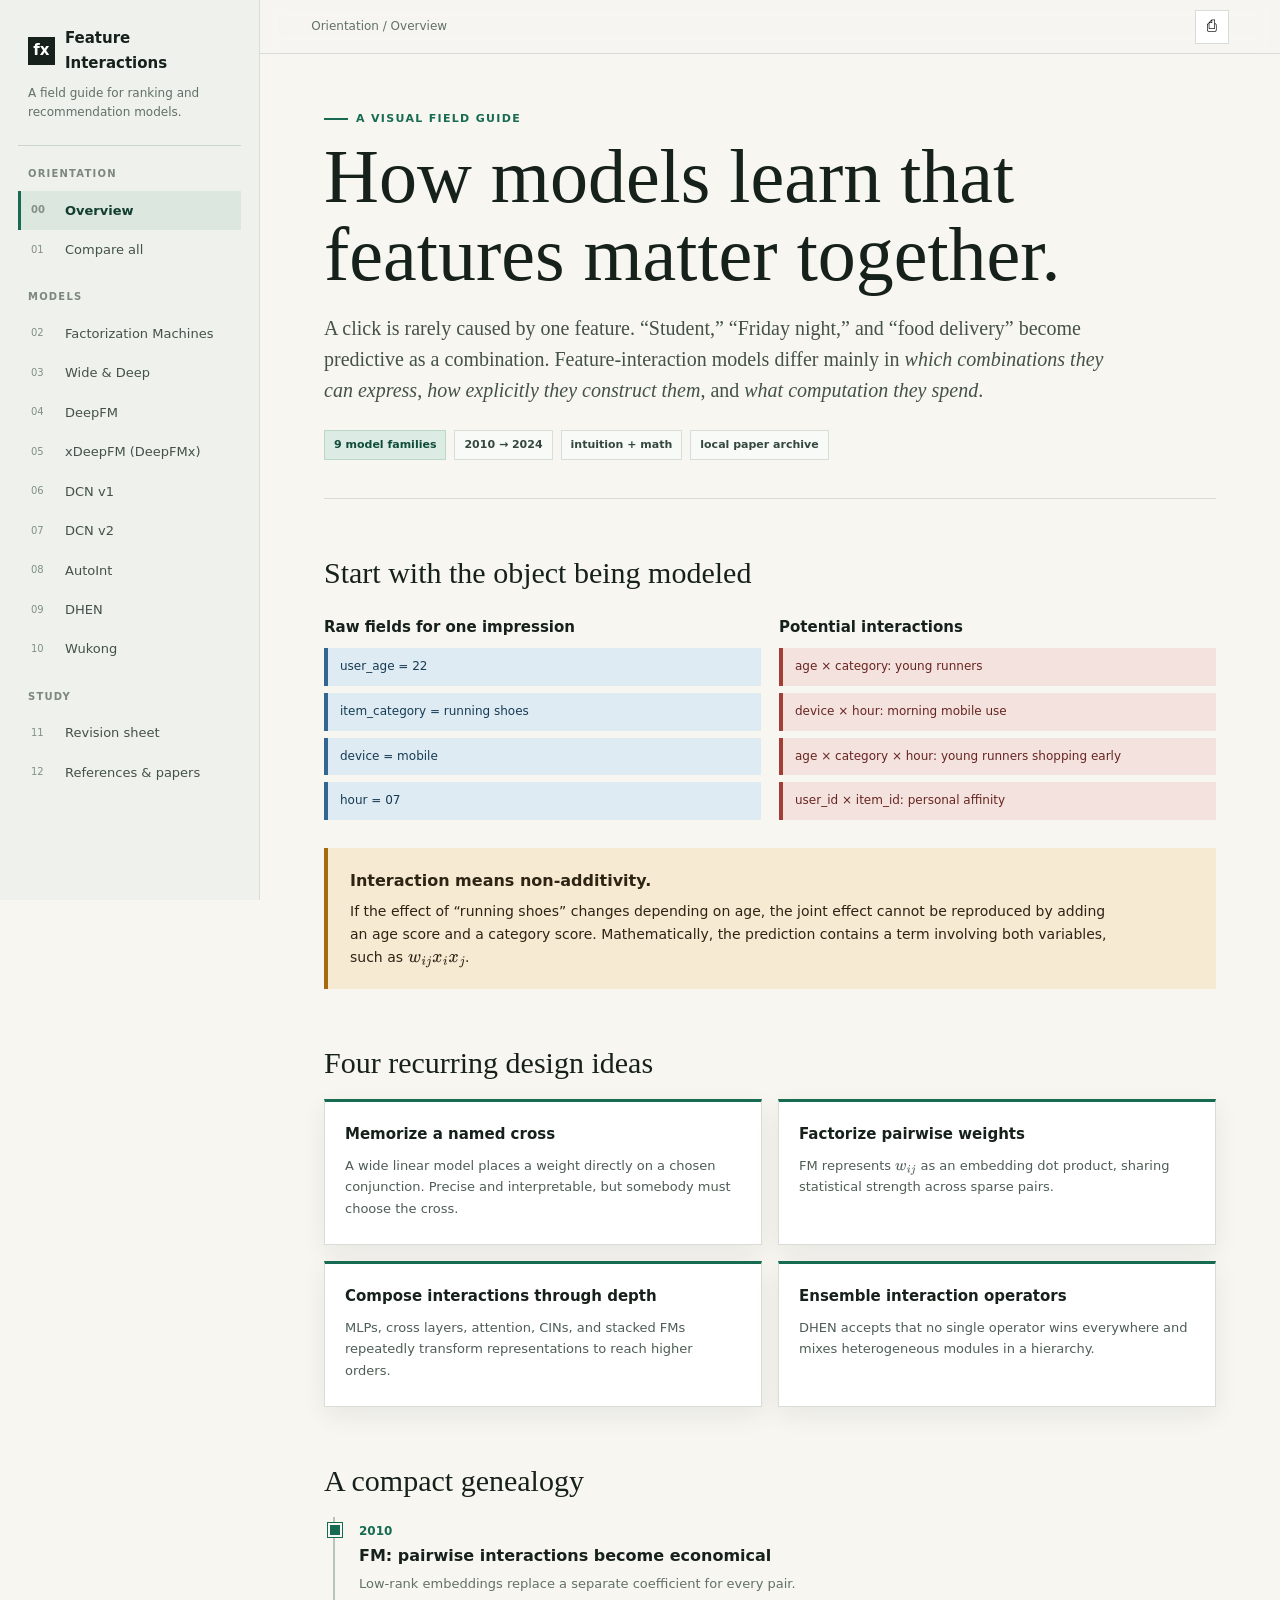
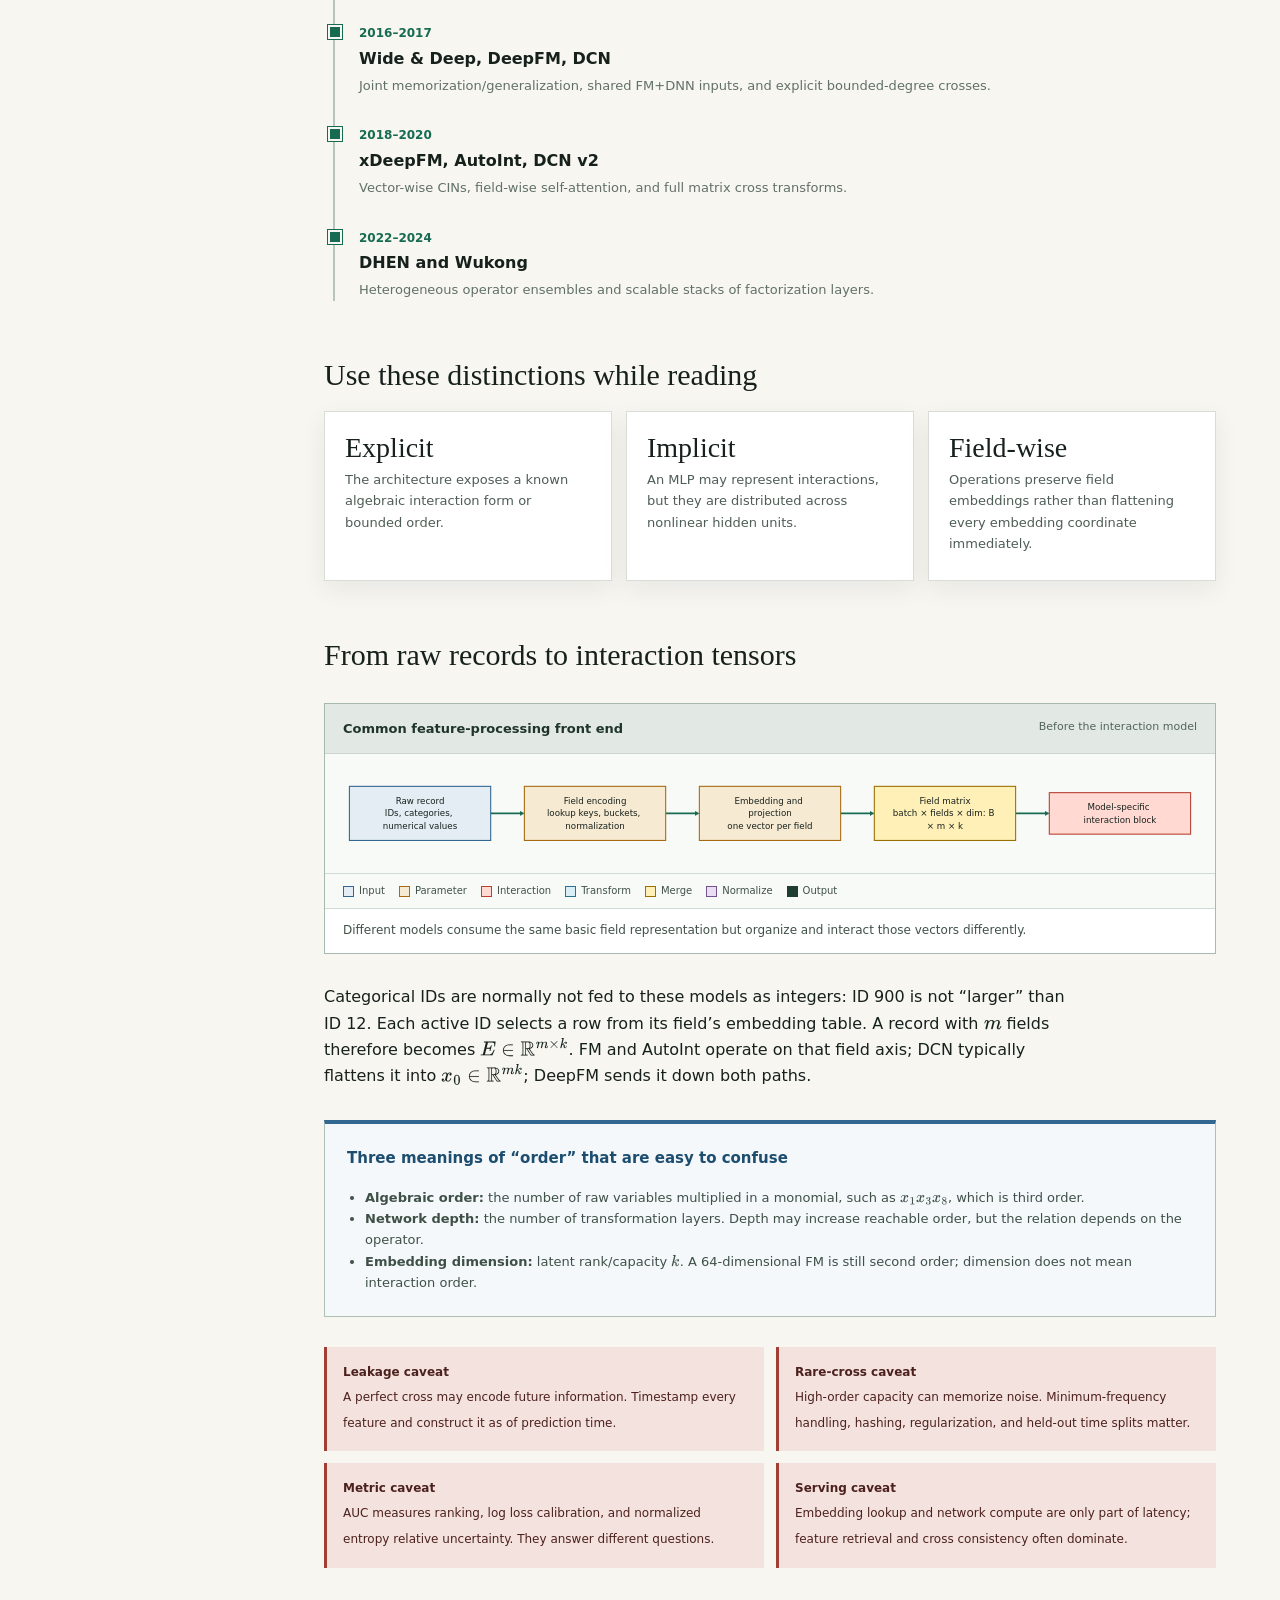
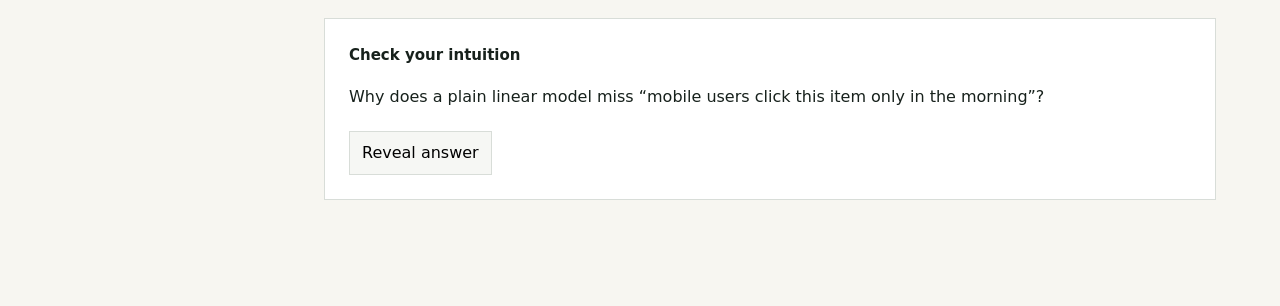
<file: ML - Feature Interactions/index.html>
<!doctype html>
<html lang="en">
<head>
  <meta charset="utf-8">
  <meta name="viewport" content="width=device-width,initial-scale=1">
  <meta name="description" content="An intuition-first, mathematical field guide to feature interaction models for recommendation and CTR prediction.">
  <title>Feature Interactions: A Visual Field Guide</title>
  <script>
    window.MathJax = { tex: { inlineMath: [['\\(', '\\)']], displayMath: [['\\[', '\\]']] }, svg: { fontCache: 'global' }, startup: { typeset: false } };
  </script>
  <style>
    html{color-scheme:light}
    :root{--ink:#17211c;--muted:#617068;--paper:#f7f6f1;--surface:#fff;--line:#d8ddd8;--green:#176b52;--green2:#dcece5;--red:#a23f35;--red2:#f4e2df;--gold:#a66b10;--gold2:#f6ead2;--blue:#316790;--blue2:#dfebf3;--shadow:0 8px 24px rgba(24,35,29,.07)}
    *{box-sizing:border-box}html{scroll-behavior:smooth}body{margin:0;background:var(--paper);color:var(--ink);font-family:Inter,ui-sans-serif,system-ui,-apple-system,BlinkMacSystemFont,"Segoe UI",sans-serif;line-height:1.65}button,a{font:inherit}a{color:var(--green);text-underline-offset:3px}button:focus-visible,a:focus-visible{outline:3px solid #72ad98;outline-offset:3px}.shell{display:grid;grid-template-columns:260px minmax(0,1fr);min-height:100vh}.sidebar{position:sticky;top:0;height:100vh;padding:26px 18px;border-right:1px solid var(--line);background:#eef1ec;overflow-y:auto}.brand{padding:0 10px 22px;border-bottom:1px solid #ccd4ce}.brand-mark{display:flex;align-items:center;gap:10px;font-weight:800;font-size:15px}.brand-mark span:first-child{display:grid;place-items:center;width:28px;height:28px;background:var(--ink);color:white}.brand p{font-size:12px;color:var(--muted);margin:8px 0 0}.nav-label{margin:20px 10px 8px;color:#7b877f;font-size:10px;font-weight:800;text-transform:uppercase;letter-spacing:.12em}.tab-btn{width:100%;display:flex;align-items:center;gap:10px;padding:9px 10px;border:0;border-left:3px solid transparent;background:transparent;color:#445149;text-align:left;cursor:pointer;font-size:13px}.tab-btn:hover{background:#e3e9e4}.tab-btn.active{border-left-color:var(--green);background:#dbe7df;color:#123d30;font-weight:750}.tab-btn .num{width:24px;color:#829087;font-size:10px;font-variant-numeric:tabular-nums}.content{min-width:0}.topbar{height:54px;display:flex;align-items:center;justify-content:space-between;padding:0 clamp(20px,4vw,64px);border-bottom:1px solid var(--line);background:rgba(247,246,241,.9);backdrop-filter:blur(10px);position:sticky;top:0;z-index:10}.crumb{font-size:12px;color:var(--muted)}.top-actions{display:flex;gap:8px}.icon-btn{width:34px;height:34px;display:grid;place-items:center;border:1px solid var(--line);background:white;cursor:pointer}.icon-btn:hover{border-color:#8aa195}.tab{display:none}.tab.active{display:block}.page{max-width:1120px;margin:auto;padding:56px clamp(22px,5vw,72px) 100px}.eyebrow{display:flex;align-items:center;gap:8px;margin-bottom:10px;color:var(--green);font-size:11px;text-transform:uppercase;font-weight:800;letter-spacing:.12em}.eyebrow:before{content:"";width:24px;height:2px;background:var(--green)}h1{max-width:860px;margin:0;font-family:Georgia,serif;font-size:clamp(38px,6vw,76px);line-height:1.02;font-weight:500;letter-spacing:0}h2{font-family:Georgia,serif;font-size:30px;font-weight:500;line-height:1.2;margin:56px 0 18px}h3{font-size:15px;margin:0 0 8px}p{max-width:760px}.lede{font-family:Georgia,serif;font-size:20px;color:#445149;max-width:790px;line-height:1.55}.meta-row{display:flex;flex-wrap:wrap;gap:8px;margin:24px 0 36px}.chip{padding:5px 9px;border:1px solid var(--line);background:#fbfcfa;font-size:11px;font-weight:700;color:#536158}.chip.green{background:var(--green2);color:#175541;border-color:#bad7ca}.hero-rule{height:1px;background:var(--line);margin:38px 0}.grid2{display:grid;grid-template-columns:repeat(2,minmax(0,1fr));gap:16px}.grid3{display:grid;grid-template-columns:repeat(3,minmax(0,1fr));gap:14px}.note,.concept,.metric{background:var(--surface);border:1px solid var(--line);padding:20px;box-shadow:var(--shadow)}.concept{border-top:3px solid var(--green)}.concept p,.metric p{font-size:13px;color:var(--muted);margin:5px 0}.metric b{display:block;font:500 28px Georgia,serif;color:var(--ink)}.callout{margin:28px 0;padding:20px 22px;border-left:4px solid var(--gold);background:var(--gold2)}.callout strong{display:block;margin-bottom:5px}.callout p{margin:0;font-size:14px}.math{overflow-x:auto;margin:22px 0;padding:22px;background:#18241e;color:#f3f6f4;border-left:5px solid #4ea584}.math .label{font-size:10px;text-transform:uppercase;letter-spacing:.12em;color:#9bc4b4}.math mjx-container{font-size:110%!important}.pipeline{display:flex;align-items:stretch;gap:0;overflow-x:auto;padding:8px 0 20px}.stage{min-width:145px;flex:1;padding:15px;border:1px solid var(--line);background:white}.stage strong{display:block;font-size:12px}.stage small{color:var(--muted)}.arrow{display:grid;place-items:center;min-width:30px;color:var(--green);font-weight:800}.interaction-demo{display:grid;grid-template-columns:1fr 1fr;gap:18px;margin:24px 0}.feature-list{display:grid;gap:7px}.feature{padding:9px 12px;border-left:4px solid var(--blue);background:var(--blue2);font-size:12px}.crosses{display:grid;gap:7px}.cross{padding:9px 12px;border-left:4px solid var(--red);background:var(--red2);font-size:12px}.procon{display:grid;grid-template-columns:1fr 1fr;gap:16px}.procon>div{padding:20px;border:1px solid var(--line);background:#fff}.procon .pros{border-top:3px solid var(--green)}.procon .cons{border-top:3px solid var(--red)}.procon ul{margin:8px 0 0;padding-left:18px;font-size:13px;color:#4d5a52}.paper{display:flex;justify-content:space-between;gap:18px;align-items:center;margin-top:40px;padding:18px 20px;border:1px solid #b8c9bf;background:var(--green2)}.paper div{font-size:12px}.paper strong{display:block;font-size:14px}.paper-links{white-space:nowrap}.paper-links a{display:inline-block;margin-left:10px;font-weight:750}.table-wrap{overflow:auto;border:1px solid var(--line);background:#fff}table{border-collapse:collapse;width:100%;min-width:900px;font-size:12px}th,td{padding:12px 13px;text-align:left;border-bottom:1px solid var(--line);vertical-align:top}th{position:sticky;top:0;background:#e9ede8;font-size:10px;text-transform:uppercase;letter-spacing:.08em}td:first-child{font-weight:800}.tag{display:inline-block;padding:2px 6px;margin:1px;background:#e8eeea;color:#3e5146;font-size:10px}.family-map{display:grid;grid-template-columns:repeat(4,1fr);gap:8px}.family{padding:16px;border:1px solid var(--line);background:white}.family b{font-size:12px}.family span{display:block;font-size:11px;color:var(--muted)}.timeline{border-left:2px solid #b7c5bc;margin-left:9px;padding-left:24px}.event{position:relative;margin:0 0 25px}.event:before{content:"";position:absolute;left:-31px;top:6px;width:10px;height:10px;border:2px solid var(--paper);background:var(--green);box-shadow:0 0 0 1px var(--green)}.event b{font-size:12px;color:var(--green)}.event strong{display:block}.event p{font-size:13px;color:var(--muted);margin:3px 0}.quiz{margin-top:50px;padding:24px;border:1px solid var(--line);background:white}.quiz button{margin:5px 5px 0 0;padding:8px 12px;border:1px solid var(--line);background:#f6f7f4;cursor:pointer}.quiz button:hover{border-color:var(--green)}.answer{display:none;margin-top:12px;padding:12px;background:var(--green2);font-size:13px}.answer.show{display:block}.mobile-nav{display:none}
    .surface,.note,.concept,.metric,.stage,.procon>div,.table-wrap,.family,.quiz{color:#17211c!important;background-color:#fff!important}.surface p,.note p,.concept p,.metric p,.stage small,.family span{color:#4e5d55!important}a,a:visited{color:#0e6047!important}.math,.math *{color:#f7faf8!important}.math mjx-container,.math mjx-container *{color:#f7faf8!important}.math mjx-container svg{fill:#f7faf8!important;color:#f7faf8!important}.math mjx-container svg path{fill:currentColor!important}.math .label{color:#b7e0d0!important}.chip{color:#34483d!important;background:#f8faf8!important}.chip.green{color:#104c39!important;background:#dcece5!important}.paper{color:#17211c!important}.paper div{color:#34483d!important}.callout{color:#2d2414!important}.feature{color:#153b54!important}.cross{color:#67251f!important}th{color:#23362b!important}td{color:#263a2f!important}.answer{color:#173a2e!important}.diagram{margin:26px 0;padding:22px;border:1px solid #cbd5ce;background:#eef2ee;color:#17211c}.diagram-title{margin-bottom:16px;font-size:11px;font-weight:800;text-transform:uppercase;letter-spacing:.1em;color:#445b4f}.flow{display:grid;grid-template-columns:repeat(7,minmax(72px,1fr));align-items:center;gap:8px}.node{min-height:82px;display:flex;flex-direction:column;justify-content:center;padding:12px;border:2px solid #91a399;background:#fff;color:#17211c;text-align:center}.node b{font-size:12px}.node small{font-size:10px;color:#506158}.node.accent{border-color:#176b52;background:#dcece5}.node.warm{border-color:#a66b10;background:#f6ead2}.connector{text-align:center;color:#176b52;font-weight:900}.shape-table{display:grid;grid-template-columns:1.2fr .8fr 1.5fr;margin:20px 0;border:1px solid #cbd5ce;background:#fff}.shape-table>div{padding:9px 12px;border-bottom:1px solid #dfe4e0;font-size:12px;color:#263a2f}.shape-table .head{background:#e9ede8;font-size:10px;font-weight:800;text-transform:uppercase}.shape-table code{color:#80372f}.deep-dive{margin:30px 0;padding:22px;border:1px solid #aebfb5;border-top:4px solid #316790;background:#f4f8fa;color:#17211c}.deep-dive h3{color:#1d4e70}.deep-dive p,.deep-dive li{font-size:13px;color:#3f5047}.deep-dive ul{padding-left:18px;margin-bottom:0}.caveats{display:grid;grid-template-columns:repeat(2,minmax(0,1fr));gap:12px}.caveat{padding:16px;border-left:3px solid #a23f35;background:#f4e2df;color:#4c211d}.caveat b{display:block;font-size:12px}.caveat span{font-size:12px}.order-ladder{display:flex;align-items:flex-end;gap:8px;height:170px;margin:22px 0;padding:18px;background:#eef2ee;border:1px solid #cbd5ce}.order-bar{flex:1;display:flex;align-items:flex-end;justify-content:center;padding:8px;background:#dcece5;border:1px solid #79a58f;color:#173a2e;font-size:11px;font-weight:700}.degree-trace{margin:32px 0;border:1px solid #aebcb4;background:#fff;color:#17211c}.degree-trace>h3{margin:0;padding:14px 18px;background:#203d31;color:#fff;font-size:13px}.degree-row{display:grid;grid-template-columns:110px 1fr 1fr;border-top:1px solid #dce2de}.degree-row>div{padding:13px 16px;font-size:12px;color:#2f4137}.degree-row .level{background:#e9efeb;font-weight:800;color:#174d3b}.degree-row code{display:block;color:#7b2f29;white-space:normal}.degree-row strong{display:block;margin-bottom:3px}.degree-foot{padding:13px 16px;background:#f6ead2;color:#493612;font-size:12px}
    .compute-graph{margin:30px 0;border:1px solid #a8b9af;background:#f2f5f2;overflow:hidden}.compute-graph .graph-head{display:flex;justify-content:space-between;gap:16px;padding:14px 18px;border-bottom:1px solid #cbd5ce;background:#e2e9e4;color:#20352a}.compute-graph .graph-head strong{font-size:13px}.compute-graph .graph-head span{font-size:11px;color:#53645b}.compute-graph .mermaid{margin:0;padding:28px 20px;overflow-x:auto;background:#f8faf8;text-align:center}.compute-graph .mermaid svg{display:block;width:auto!important;max-width:100%!important;height:auto!important;min-height:0!important;margin:auto;background:#f8faf8}.compute-graph .mermaid .flowchart-link{stroke:#176b52!important;stroke-width:3px!important}.compute-graph .mermaid marker path{fill:#176b52!important;stroke:#176b52!important}.compute-graph .mermaid .node rect,.compute-graph .mermaid .node polygon,.compute-graph .mermaid .node path{stroke-width:2px!important}.compute-graph .mermaid .node.input rect{fill:#e3edf3!important;stroke:#316790!important}.compute-graph .mermaid .node.param rect{fill:#f6ead2!important;stroke:#a66b10!important}.compute-graph .mermaid .node.op rect{fill:#dcece5!important;stroke:#176b52!important}.compute-graph .mermaid .node.output rect{fill:#203d31!important;stroke:#203d31!important}.compute-graph .mermaid .node.output .nodeLabel,.compute-graph .mermaid .node.output .nodeLabel p{color:#fff!important}.compute-graph .mermaid .nodeLabel{font-size:14px!important}.compute-graph .mermaid .cluster-label{font-size:12px!important}.compute-graph figcaption{padding:12px 18px;border-top:1px solid #d1dbd5;background:#fff;color:#405148;font-size:12px}.derivation{margin:28px 0;border:1px solid #b3c0b8;background:#fff;color:#17211c}.derivation>h3{margin:0;padding:14px 18px;background:#294c3d;color:#fff}.derivation-step{display:grid;grid-template-columns:42px minmax(190px,.75fr) 1.5fr;gap:14px;padding:16px 18px;border-top:1px solid #dce2de;align-items:start}.step-no{display:grid;place-items:center;width:30px;height:30px;background:#dcece5;color:#174d3b;font-size:12px;font-weight:800}.step-formula{overflow-x:auto;color:#17211c}.step-formula mjx-container{margin:0!important;text-align:left!important;font-size:100%!important}.step-explain{font-size:13px;color:#435249}.step-explain strong{display:block;color:#17211c}.symbols{display:grid;grid-template-columns:repeat(3,minmax(0,1fr));gap:1px;margin:20px 0;background:#cdd7d1;border:1px solid #cdd7d1}.symbol{padding:12px;background:#fff;color:#3c4b43;font-size:12px}.symbol code{display:block;color:#813b32;font-weight:750}.tech-note{padding:18px 20px;border-left:4px solid #316790;background:#e3edf3;color:#263e4e;font-size:13px}.tech-note strong{color:#163c54}.gradient-box{margin:22px 0;padding:18px 20px;border:1px dashed #8b9d93;background:#f8faf8;color:#34463c}.gradient-box h3{font-size:12px;text-transform:uppercase;letter-spacing:.08em;color:#52645a}.gradient-box p{font-size:13px;margin-bottom:0}.formula-pair{display:grid;grid-template-columns:repeat(2,minmax(0,1fr));gap:12px}.formula-card{padding:17px;border:1px solid #cbd5ce;background:#fff;color:#17211c;overflow-x:auto}.formula-card b{display:block;margin-bottom:8px;font-size:11px;text-transform:uppercase;color:#52645a}.formula-card mjx-container{font-size:94%!important}
    .compute-graph .mermaid .node.interaction rect{fill:#ffd9d2!important;stroke:#b64232!important}.compute-graph .mermaid .node.transform rect{fill:#d9eef7!important;stroke:#2d718f!important}.compute-graph .mermaid .node.merge rect{fill:#fff0b8!important;stroke:#9a7000!important}.compute-graph .mermaid .node.norm rect{fill:#eadff2!important;stroke:#74528c!important}.compute-graph .mermaid .node.interaction .nodeLabel,.compute-graph .mermaid .node.transform .nodeLabel,.compute-graph .mermaid .node.merge .nodeLabel,.compute-graph .mermaid .node.norm .nodeLabel{color:#17211c!important}.compute-graph .mermaid .nodeLabel{font-size:16px!important;line-height:1.45!important}.compute-graph .mermaid .edgeLabel{font-size:14px!important}.derivation-step{grid-template-columns:42px minmax(260px,1fr) 1.25fr}.graph-legend{display:flex;flex-wrap:wrap;gap:14px;padding:9px 18px;border-top:1px solid #d1dbd5;background:#f8faf8;font-size:10px;color:#405148}.graph-legend span{display:flex;align-items:center;gap:5px}.graph-legend i{display:inline-block;width:11px;height:11px;border:1px solid}.graph-legend .l-input{background:#e3edf3;border-color:#316790}.graph-legend .l-param{background:#f6ead2;border-color:#a66b10}.graph-legend .l-interaction{background:#ffd9d2;border-color:#b64232}.graph-legend .l-transform{background:#d9eef7;border-color:#2d718f}.graph-legend .l-merge{background:#fff0b8;border-color:#9a7000}.graph-legend .l-norm{background:#eadff2;border-color:#74528c}.graph-legend .l-output{background:#203d31;border-color:#203d31}
    .concept,.note,.metric,.family,.formula-card,.caveat{transition:transform .16s ease,box-shadow .16s ease}.concept:hover,.note:hover,.metric:hover,.family:hover,.formula-card:hover{transform:translateY(-2px);box-shadow:0 10px 26px rgba(24,35,29,.12)}tbody tr{transition:background-color .12s ease}tbody tr:hover td{background:#f2f6f2}.tab-btn{transition:background-color .14s ease,border-color .14s ease,color .14s ease}.quiz button{transition:border-color .14s ease,background-color .14s ease}.quiz button:hover{background:#eef4ef}@keyframes answerIn{from{opacity:0;transform:translateY(-4px)}to{opacity:1;transform:none}}.answer.show{display:block;animation:answerIn .22s ease}.paper{transition:box-shadow .16s ease}.paper:hover{box-shadow:var(--shadow)}@media(prefers-reduced-motion:reduce){*,*:before,*:after{transition:none!important;animation:none!important}}
    @media(max-width:820px){html,body{max-width:100%;overflow-x:hidden}.shell{display:block;width:100%;max-width:100vw;overflow-x:hidden}.sidebar{display:none}.content,.page{width:100%;max-width:100vw;min-width:0;overflow-x:hidden}.topbar{top:0;width:100%;max-width:100vw;min-width:0;padding:0 14px}.crumb{min-width:0;overflow:hidden;text-overflow:ellipsis;white-space:nowrap}.mobile-nav{display:block;max-width:58vw;padding:7px;border:1px solid var(--line);background:white;color:#17211c}.page{padding-top:35px}.grid3,.grid2,.interaction-demo,.procon,.caveats,.symbols,.formula-pair{grid-template-columns:1fr}.family-map{grid-template-columns:1fr 1fr}h1{font-size:42px}.paper{align-items:flex-start;flex-direction:column}.paper-links a{margin:0 12px 0 0}.flow{grid-template-columns:1fr}.connector{transform:rotate(90deg)}.shape-table{grid-template-columns:1fr}.shape-table .head{display:none}.degree-row{grid-template-columns:1fr}.degree-row .level{padding-bottom:6px}.degree-row>div{padding-top:8px}.derivation-step{grid-template-columns:36px 1fr}.step-explain{grid-column:2}.compute-graph{width:calc(100% + 24px);max-width:calc(100% + 24px);min-width:0;margin-left:-12px;margin-right:-12px;overflow-x:auto}.compute-graph .mermaid{width:100%;max-width:100%;overflow-x:auto}.compute-graph .mermaid svg{min-width:820px!important;max-width:none!important}.compute-graph .graph-head,.compute-graph figcaption{position:sticky;left:0;max-width:100vw}}
    @media print{.sidebar,.topbar,.quiz{display:none}.shell{display:block}.tab{display:block!important;break-before:page}.page{max-width:none;padding:30px}.paper{box-shadow:none}a{color:#000}}
  </style>
</head>
<body>
<div class="shell">
  <aside class="sidebar">
    <div class="brand"><div class="brand-mark"><span>fx</span><span>Feature Interactions</span></div><p>A field guide for ranking and recommendation models.</p></div>
    <div class="nav-label">Orientation</div>
    <button class="tab-btn active" data-tab="overview"><span class="num">00</span>Overview</button>
    <button class="tab-btn" data-tab="comparison"><span class="num">01</span>Compare all</button>
    <div class="nav-label">Models</div>
    <button class="tab-btn" data-tab="fm"><span class="num">02</span>Factorization Machines</button>
    <button class="tab-btn" data-tab="wide-deep"><span class="num">03</span>Wide &amp; Deep</button>
    <button class="tab-btn" data-tab="deepfm"><span class="num">04</span>DeepFM</button>
    <button class="tab-btn" data-tab="xdeepfm"><span class="num">05</span>xDeepFM (DeepFMx)</button>
    <button class="tab-btn" data-tab="dcn1"><span class="num">06</span>DCN v1</button>
    <button class="tab-btn" data-tab="dcn2"><span class="num">07</span>DCN v2</button>
    <button class="tab-btn" data-tab="autoint"><span class="num">08</span>AutoInt</button>
    <button class="tab-btn" data-tab="dhen"><span class="num">09</span>DHEN</button>
    <button class="tab-btn" data-tab="wukong"><span class="num">10</span>Wukong</button>
    <div class="nav-label">Study</div>
    <button class="tab-btn" data-tab="revision"><span class="num">11</span>Revision sheet</button>
    <button class="tab-btn" data-tab="references"><span class="num">12</span>References &amp; papers</button>
  </aside>
  <main class="content">
    <header class="topbar"><select class="mobile-nav" aria-label="Choose section"></select><span class="crumb" id="crumb">Orientation / Overview</span><div class="top-actions"><button class="icon-btn" title="Print or save as PDF" onclick="window.print()">⎙</button></div></header>

    <section class="tab active" id="overview"><div class="page">
      <div class="eyebrow">A visual field guide</div><h1>How models learn that features matter together.</h1>
      <p class="lede">A click is rarely caused by one feature. “Student,” “Friday night,” and “food delivery” become predictive as a combination. Feature-interaction models differ mainly in <em>which combinations they can express</em>, <em>how explicitly they construct them</em>, and <em>what computation they spend</em>.</p>
      <div class="meta-row"><span class="chip green">9 model families</span><span class="chip">2010 → 2024</span><span class="chip">intuition + math</span><span class="chip">local paper archive</span></div>
      <div class="hero-rule"></div>
      <h2>Start with the object being modeled</h2>
      <div class="interaction-demo"><div><h3>Raw fields for one impression</h3><div class="feature-list"><div class="feature">user_age = 22</div><div class="feature">item_category = running shoes</div><div class="feature">device = mobile</div><div class="feature">hour = 07</div></div></div><div><h3>Potential interactions</h3><div class="crosses"><div class="cross">age × category: young runners</div><div class="cross">device × hour: morning mobile use</div><div class="cross">age × category × hour: young runners shopping early</div><div class="cross">user_id × item_id: personal affinity</div></div></div></div>
      <div class="callout"><strong>Interaction means non-additivity.</strong><p>If the effect of “running shoes” changes depending on age, the joint effect cannot be reproduced by adding an age score and a category score. Mathematically, the prediction contains a term involving both variables, such as \(w_{ij}x_ix_j\).</p></div>
      <h2>Four recurring design ideas</h2>
      <div class="grid2"><div class="concept"><h3>Memorize a named cross</h3><p>A wide linear model places a weight directly on a chosen conjunction. Precise and interpretable, but somebody must choose the cross.</p></div><div class="concept"><h3>Factorize pairwise weights</h3><p>FM represents \(w_{ij}\) as an embedding dot product, sharing statistical strength across sparse pairs.</p></div><div class="concept"><h3>Compose interactions through depth</h3><p>MLPs, cross layers, attention, CINs, and stacked FMs repeatedly transform representations to reach higher orders.</p></div><div class="concept"><h3>Ensemble interaction operators</h3><p>DHEN accepts that no single operator wins everywhere and mixes heterogeneous modules in a hierarchy.</p></div></div>
      <h2>A compact genealogy</h2><div class="timeline"><div class="event"><b>2010</b><strong>FM: pairwise interactions become economical</strong><p>Low-rank embeddings replace a separate coefficient for every pair.</p></div><div class="event"><b>2016–2017</b><strong>Wide &amp; Deep, DeepFM, DCN</strong><p>Joint memorization/generalization, shared FM+DNN inputs, and explicit bounded-degree crosses.</p></div><div class="event"><b>2018–2020</b><strong>xDeepFM, AutoInt, DCN v2</strong><p>Vector-wise CINs, field-wise self-attention, and full matrix cross transforms.</p></div><div class="event"><b>2022–2024</b><strong>DHEN and Wukong</strong><p>Heterogeneous operator ensembles and scalable stacks of factorization layers.</p></div></div>
      <h2>Use these distinctions while reading</h2><div class="grid3"><div class="metric"><b>Explicit</b><p>The architecture exposes a known algebraic interaction form or bounded order.</p></div><div class="metric"><b>Implicit</b><p>An MLP may represent interactions, but they are distributed across nonlinear hidden units.</p></div><div class="metric"><b>Field-wise</b><p>Operations preserve field embeddings rather than flattening every embedding coordinate immediately.</p></div></div>
      <h2>From raw records to interaction tensors</h2><figure class="compute-graph"><div class="graph-head"><strong>Common feature-processing front end</strong><span>Before the interaction model</span></div><pre class="mermaid">
flowchart LR
  RAW["Raw record<br/>IDs, categories, numerical values"] --> ENCODE["Field encoding<br/>lookup keys, buckets, normalization"] --> EMB["Embedding and projection<br/>one vector per field"] --> MATRIX["Field matrix<br/>batch × fields × dim: B × m × k"] --> BLOCK["Model-specific interaction block"]
  class RAW input; class ENCODE,EMB param; class MATRIX merge; class BLOCK interaction;
      </pre><figcaption>Different models consume the same basic field representation but organize and interact those vectors differently.</figcaption></figure>
      <p>Categorical IDs are normally not fed to these models as integers: ID 900 is not “larger” than ID 12. Each active ID selects a row from its field’s embedding table. A record with \(m\) fields therefore becomes \(E\in\mathbb R^{m\times k}\). FM and AutoInt operate on that field axis; DCN typically flattens it into \(x_0\in\mathbb R^{mk}\); DeepFM sends it down both paths.</p>
      <div class="deep-dive"><h3>Three meanings of “order” that are easy to confuse</h3><ul><li><strong>Algebraic order:</strong> the number of raw variables multiplied in a monomial, such as \(x_1x_3x_8\), which is third order.</li><li><strong>Network depth:</strong> the number of transformation layers. Depth may increase reachable order, but the relation depends on the operator.</li><li><strong>Embedding dimension:</strong> latent rank/capacity \(k\). A 64-dimensional FM is still second order; dimension does not mean interaction order.</li></ul></div>
      <div class="caveats"><div class="caveat"><b>Leakage caveat</b><span>A perfect cross may encode future information. Timestamp every feature and construct it as of prediction time.</span></div><div class="caveat"><b>Rare-cross caveat</b><span>High-order capacity can memorize noise. Minimum-frequency handling, hashing, regularization, and held-out time splits matter.</span></div><div class="caveat"><b>Metric caveat</b><span>AUC measures ranking, log loss calibration, and normalized entropy relative uncertainty. They answer different questions.</span></div><div class="caveat"><b>Serving caveat</b><span>Embedding lookup and network compute are only part of latency; feature retrieval and cross consistency often dominate.</span></div></div>
      <div class="quiz"><h3>Check your intuition</h3><p>Why does a plain linear model miss “mobile users click this item only in the morning”?</p><button data-answer="q0">Reveal answer</button><div class="answer" id="q0">Its logit is additive: \(w_1x_{mobile}+w_2x_{morning}\). It lacks a product/conjunction term \(w_{12}x_{mobile}x_{morning}\) whose contribution exists only when both are active.</div></div>
    </div></section>

    <section class="tab" id="comparison"><div class="page"><div class="eyebrow">Decision view</div><h1>Same problem, different interaction engines.</h1><p class="lede">Accuracy rankings are dataset- and tuning-dependent. Compare inductive bias, operational cost, and engineering constraints before comparing benchmark decimals.</p>
      <h2>Family map</h2><div class="family-map"><div class="family"><b>Hand-specified</b><span>Wide &amp; Deep wide branch</span></div><div class="family"><b>Factorized products</b><span>FM, DeepFM, Wukong</span></div><div class="family"><b>Cross operators</b><span>DCN v1/v2, xDeepFM</span></div><div class="family"><b>Routing / ensemble</b><span>AutoInt, DHEN</span></div></div>
      <h2>Comparison matrix</h2><div class="table-wrap"><table><thead><tr><th>Model</th><th>Interaction mechanism</th><th>Order</th><th>Explicit?</th><th>Feature engineering</th><th>Core cost intuition</th><th>Best reason to use</th><th>Main caution</th></tr></thead><tbody>
        <tr><td>FM</td><td>Embedding dot products</td><td>2</td><td>Yes</td><td>Low</td><td>\(O(nk)\)</td><td>Strong sparse pairwise baseline</td><td>No native higher order</td></tr>
        <tr><td>Wide &amp; Deep</td><td>Manual crosses + MLP</td><td>Chosen + implicit</td><td>Both</td><td>High in wide side</td><td>Wide features + MLP</td><td>Exact memorization with generalization</td><td>Cross discovery remains manual</td></tr>
        <tr><td>DeepFM</td><td>FM + MLP, shared embeddings</td><td>2 + implicit high</td><td>Both</td><td>Low</td><td>FM + MLP</td><td>Simple end-to-end hybrid</td><td>Higher-order structure not explicit</td></tr>
        <tr><td>xDeepFM</td><td>CIN + MLP + linear</td><td>Bounded explicit + implicit</td><td>Both</td><td>Low</td><td>CIN feature maps can grow</td><td>Vector-wise explicit high order</td><td>CIN width/memory tuning</td></tr>
        <tr><td>DCN v1</td><td>Rank-1 cross layer + DNN</td><td>Up to layers + 1</td><td>Yes + implicit</td><td>Low</td><td>\(O(Ld)\)</td><td>Very cheap explicit crosses</td><td>Rank-1 bottleneck</td></tr>
        <tr><td>DCN v2</td><td>Full/low-rank matrix crosses</td><td>Up to layers + 1</td><td>Yes + implicit</td><td>Low</td><td>\(O(Ld^2)\), less if low rank</td><td>Expressive production cross block</td><td>Full-rank cost at large d</td></tr>
        <tr><td>AutoInt</td><td>Multi-head self-attention</td><td>Grows with layers</td><td>Semi-explicit</td><td>Low</td><td>\(O(Lm^2k)\)</td><td>Adaptive field-to-field routing</td><td>Attention is not causal explanation</td></tr>
        <tr><td>DHEN</td><td>Heterogeneous modules per layer</td><td>Hierarchical, mixed</td><td>Mixed</td><td>Architecture search</td><td>High; parallel modules</td><td>Combine complementary biases</td><td>Training/system complexity</td></tr>
        <tr><td>Wukong</td><td>Stacked FMs + linear compression</td><td>Orders 1 through \(2^L\)</td><td>Explicit product operator</td><td>Low</td><td>Designed to scale depth/width</td><td>Quality that continues with compute</td><td>Large-scale evidence is specialized</td></tr>
      </tbody></table></div>
      <h2>Practical selection heuristic</h2><div class="grid2"><div class="note"><h3>Need a reliable baseline?</h3><p>Start with FM, then DeepFM. They reveal whether pairwise factorization plus an MLP captures most of the gain.</p></div><div class="note"><h3>Need explicit high-order crosses cheaply?</h3><p>Try DCN v2 with low-rank matrices; compare stacked and parallel arrangements.</p></div><div class="note"><h3>Field relations vary by example?</h3><p>AutoInt gives input-dependent attention over fields. Validate latency at your field count.</p></div><div class="note"><h3>Scaling a mature industrial stack?</h3><p>DHEN or Wukong become relevant once data, compute, training infrastructure, and strong tuned baselines justify complexity.</p></div></div>
      <div class="callout"><strong>Do not infer a universal leaderboard.</strong><p>CTR improvements are often tiny in absolute AUC/NE but commercially meaningful. Public datasets, negative sampling, embedding size, regularization, and hyperparameter budgets can reorder the models.</p></div>
    </div></section>

    <section class="tab" id="fm"><div class="page"><div class="eyebrow">Foundation · 2010</div><h1>Factorization Machines</h1><p class="lede">Instead of learning an independent weight for every feature pair, FM gives each feature a latent vector. Two features interact through the dot product of their vectors.</p><div class="meta-row"><span class="chip green">explicit pairwise</span><span class="chip">sparse-friendly</span><span class="chip">linear-time trick</span></div>
      <figure class="compute-graph"><div class="graph-head"><strong>FM forward computation</strong><span>Linear path and interaction path</span></div><pre class="mermaid">
flowchart LR
  X["Active sparse features"]
  X --> LIN["Linear path<br/>look up and sum scalar weights"]
  X --> PAIR["Interaction path<br/>look up vectors and dot every pair"]
  LIN --> ADD["Add linear and pair scores"]
  PAIR --> ADD
  ADD --> OUT["Task link<br/>p = σ(z)"]
  class X input; class LIN param; class PAIR interaction; class ADD merge; class OUT output;
      </pre><figcaption>Every active feature fans into a first-order weight and a latent vector. Pair dot products merge with the linear score before the task link function.</figcaption></figure>
      <h2>Intuition</h2><p>Suppose “user = Ana” and “item = trail shoe” never appeared together in training. A polynomial model cannot estimate their specific pair coefficient. FM can: Ana’s embedding and the shoe’s embedding were each learned from other interactions, so their dot product transfers information to the unseen pair.</p>
      <div class="derivation"><h3>Complete FM forward pass</h3><div class="derivation-step"><div class="step-no">1</div><div class="step-formula">\[y^{(1)}=w_0+\sum_i w_ix_i\]</div><div class="step-explain"><strong>First-order path.</strong>One scalar weight per raw coordinate. For sparse one-hot inputs, only active IDs contribute.</div></div><div class="derivation-step"><div class="step-no">2</div><div class="step-formula">\[w_{ij}=\langle v_i,v_j\rangle=\sum_{f=1}^{k}v_{i,f}v_{j,f}\]</div><div class="step-explain"><strong>Factorize pair coefficients.</strong>Instead of an independent \(w_{ij}\), each feature owns \(k\) latent factors. Pair parameters share the rows \(v_i\) and \(v_j\).</div></div><div class="derivation-step"><div class="step-no">3</div><div class="step-formula">\[y^{(2)}=\sum_{i&lt;j}\langle v_i,v_j\rangle x_ix_j\]</div><div class="step-explain"><strong>Pairwise path.</strong>\(x_ix_j\) switches the pair on and also scales interactions for real-valued inputs.</div></div><div class="derivation-step"><div class="step-no">4</div><div class="step-formula">\[z=y^{(1)}+y^{(2)},\qquad p=\sigma(z)\]</div><div class="step-explain"><strong>Task head.</strong>FM produces a raw score. CTR uses a sigmoid; regression can use \(z\) directly; ranking can optimize a pairwise loss.</div></div><div class="derivation-step"><div class="step-no">5</div><div class="step-formula">\[\begin{aligned}\mathcal L_{BCE}={}&-y\log p\\&-(1-y)\log(1-p)\end{aligned}\]</div><div class="step-explain"><strong>End-to-end learning.</strong>The loss updates the bias, linear weights, and all active latent vectors.</div></div></div>
      <div class="gradient-box"><h3>Why sparsity still gives useful gradients</h3><p>For active feature \(i\), \(\frac{\partial \hat y}{\partial v_{i,f}}=x_i\left(\sum_jv_{j,f}x_j-v_{i,f}x_i\right)\). Thus \(v_i\) is updated whenever feature \(i\) co-occurs with <em>any</em> active feature, not only when one particular pair \((i,j)\) repeats.</p></div>
      <div class="math"><div class="label">Second-order FM</div>\[\hat y(\mathbf{x})=w_0+\sum_{i=1}^{n}w_ix_i+\sum_{i=1}^{n}\sum_{j=i+1}^{n}\langle \mathbf v_i,\mathbf v_j\rangle x_ix_j\]</div><p>Here \(\mathbf v_i\in\mathbb R^k\). Every pair coefficient is generated from the rank-\(k\) Gram factorization \(VV^T\): \(w_{ij}=\langle\mathbf v_i,\mathbf v_j\rangle\) for \(i\ne j\). FM omits the diagonal self-interaction terms. Shared factor rows provide generalization and efficiency.</p>
      <h2>The computational trick</h2><div class="math"><div class="label">Avoid the pair loop</div>\[\sum_{i&lt;j}\langle\mathbf v_i,\mathbf v_j\rangle x_ix_j=\frac12\sum_{f=1}^{k}\left[\left(\sum_i v_{i,f}x_i\right)^2-\sum_i v_{i,f}^2x_i^2\right]\]</div><p>The apparent \(O(n^2k)\) sum becomes \(O(nk)\). For one-hot multi-field data, only active entries need processing.</p>
      <h2>A worked forward pass</h2><p>Take three active binary features with two-dimensional embeddings: \(v_u=[1,.5]\), \(v_i=[.2,1]\), and \(v_c=[-.4,.3]\). Their interaction contribution is the sum of three dot products: \(0.7 + (-0.25) + 0.22 = 0.67\). The linear terms and bias are then added before the task link function, typically a sigmoid for CTR.</p>
      <div class="tech-note"><strong>FM subsumes matrix factorization — a favorite interview connection.</strong> Restrict the input to exactly two one-hot fields, user ID and item ID. Then only one pair is ever active and the model reduces to \(\hat y=w_0+w_u+w_i+\langle\mathbf v_u,\mathbf v_i\rangle\): biased matrix factorization, recovered as a special case (Rendle shows the same for SVD++ and pairwise tensor factorization). The reason FM is more general is purely the input encoding: adding context fields to \(x\) adds their pairwise terms without changing the model class. This is why FM is best understood as “MF generalized to arbitrary feature vectors,” not as a separate model family.</div>
      <div class="shape-table"><div class="head">Object</div><div class="head">Shape</div><div class="head">Role</div><div>Sparse input \(x\)</div><div><code>[batch, n]</code></div><div>Mostly zero; use active indices</div><div>Embedding table \(V\)</div><div><code>[n, k]</code></div><div>Low-rank pair parameters</div><div>Interaction sum</div><div><code>[batch, 1]</code></div><div>One scalar contribution per example</div></div>
      <div class="deep-dive"><h3>Training and regularization</h3><p>Optimize binary cross-entropy for clicks or a ranking loss when the serving objective is pairwise/listwise. Regularize linear weights and embeddings separately; rare IDs often need stronger shrinkage. Hashing controls vocabulary but creates collisions. Numerical features can enter directly, be bucketized, or scale an embedding; these choices change what a “pair” means.</p></div>
      <div class="procon"><div class="pros"><h3>Strengths</h3><ul><li>Works well when pair observations are sparse.</li><li>Explicit pairwise inductive bias and compact parameters.</li><li>Efficient baseline; embeddings are reusable.</li></ul></div><div class="cons"><h3>Limits</h3><ul><li>Standard FM stops at order two.</li><li>All pairs use the same latent space.</li><li>Dot products are a restricted interaction function.</li></ul></div></div>
      <div class="quiz"><h3>Check your intuition</h3><p>Why can FM score an unseen user-item pair?</p><button data-answer="qfm">Reveal answer</button><div class="answer" id="qfm">Because it does not store a unique parameter for that pair. It composes the score from two feature vectors learned across all observations containing the user or item.</div></div>
      <div class="paper"><div><strong>Factorization Machines</strong>Steffen Rendle, ICDM 2010</div><div class="paper-links"><a href="papers/Factorization-Machines.pdf">Local PDF</a><a href="https://doi.org/10.1109/ICDM.2010.127">DOI</a></div></div>
    </div></section>

    <section class="tab" id="wide-deep"><div class="page"><div class="eyebrow">Memorize + generalize · 2016</div><h1>Wide &amp; Deep</h1><p class="lede">A jointly trained linear “wide” model remembers precise co-occurrences; an embedding-fed DNN generalizes to combinations not explicitly seen.</p><div class="meta-row"><span class="chip green">hybrid</span><span class="chip">manual crosses</span><span class="chip">joint training</span></div>
      <figure class="compute-graph"><div class="graph-head"><strong>Wide &amp; Deep forward computation</strong><span>Two branches, one logit</span></div><pre class="mermaid">
flowchart LR
  X["Raw user, item, and context fields"]
  X --> WIDE["Wide branch<br/>chosen crosses + sparse linear model"]
  X --> DEEP["Deep branch<br/>embeddings + MLP"]
  WIDE --> ADD["Add wide and deep logits"]
  DEEP --> ADD
  ADD --> OUT["p = σ(z<sub>wide</sub> + z<sub>deep</sub>)"]
  class X input; class WIDE interaction; class DEEP transform; class ADD merge; class OUT output;
      </pre><figcaption>The branches use different representations and meet at the logit. One loss sends gradients through both paths.</figcaption></figure>
      <h2>Two complementary failure modes</h2><div class="grid2"><div class="concept"><h3>Wide: memorization</h3><p>A feature such as AND(user_installed_app=A, candidate_app=B) gets its own weight. Excellent for frequent, meaningful rules; zero transfer to a new combination.</p></div><div class="concept"><h3>Deep: generalization</h3><p>Dense embeddings place related items/users nearby. This transfers evidence, but can over-generalize and recommend merely similar rather than truly relevant items.</p></div></div>
      <div class="derivation"><h3>Complete Wide &amp; Deep forward pass</h3><div class="derivation-step"><div class="step-no">1</div><div class="step-formula">\[\phi_k(\mathbf x)=\prod_{i=1}^{d}x_i^{c_{ki}},\quad c_{ki}\in\{0,1\}\]</div><div class="step-explain"><strong>Construct wide crosses.</strong>The mask \(c_k\) states which source features participate. With binary indicators, the product is one only when the whole conjunction is present.</div></div><div class="derivation-step"><div class="step-no">2</div><div class="step-formula">\[z_{wide}=\mathbf w_w^\top[\mathbf x;\boldsymbol\phi(\mathbf x)]\]</div><div class="step-explain"><strong>Memorization branch.</strong>A sparse linear model learns a direct coefficient for each raw or crossed feature.</div></div><div class="derivation-step"><div class="step-no">3</div><div class="step-formula">\[\mathbf a^{(0)}=[\mathbf e_1;\ldots;\mathbf e_m]\]</div><div class="step-explain"><strong>Build the deep input.</strong>Categorical features look up embeddings; continuous features are normalized and concatenated.</div></div><div class="derivation-step"><div class="step-no">4</div><div class="step-formula">\[\mathbf a^{(l+1)}=f(\mathbf W^{(l)}\mathbf a^{(l)}+\mathbf b^{(l)})\]</div><div class="step-explain"><strong>Generalization branch.</strong>The MLP learns a distributed nonlinear representation. It is not given a symbolic inventory of crosses.</div></div><div class="derivation-step"><div class="step-no">5</div><div class="step-formula">\[p=\sigma(z_{wide}+\mathbf w_d^\top\mathbf a^{(L)}+b)\]</div><div class="step-explain"><strong>Joint output.</strong>The logits add before the sigmoid, so both branches explain the same label and train from one loss.</div></div></div>
      <div class="gradient-box"><h3>What joint training means</h3><p>For BCE, \(\partial\mathcal L/\partial z=p-y\). That same residual multiplies the wide features, \([x;\phi(x)]\), and backpropagates through the deep tower. The branches do not train independently and average probabilities afterward.</p></div>
      <div class="math"><div class="label">Joint prediction</div>\[P(Y=1\mid\mathbf x)=\sigma\!\left(\mathbf w_{wide}^{\top}[\mathbf x,\boldsymbol\phi(\mathbf x)]+\mathbf w_{deep}^{\top}\mathbf a^{(L)}+b\right)\]</div><p>\(\boldsymbol\phi(\mathbf x)\) contains engineered cross-product transformations. The deep representation follows \(\mathbf a^{(l+1)}=f(\mathbf W^{(l)}\mathbf a^{(l)}+\mathbf b^{(l)})\). Both branches receive gradients from the same loss.</p>
      <div class="deep-dive"><h3>How the wide crosses are built</h3><p>A cross-product transform is often a conjunction over categorical strings, then one-hot encoded or feature-hashed. For example, <code>country_US × query_shoe</code> is active only when both inputs match. Crosses should be selected from domain hypotheses, feature-importance mining, or controlled search; indiscriminately crossing high-cardinality IDs creates huge sparse vocabularies and brittle memorization.</p></div>
      <div class="caveats"><div class="caveat"><b>Train/serve skew</b><span>The exact same cross construction and vocabulary mapping must run online.</span></div><div class="caveat"><b>Cold start</b><span>Unseen crosses fall back to zero; the deep branch carries the prediction.</span></div></div>
      <div class="formula-pair"><div class="formula-card"><b>Wide inference</b>\[O(\operatorname{nnz}([x;\phi(x)]))\]<p>Only active raw and crossed sparse features need to be scored.</p></div><div class="formula-card"><b>Dense-layer parameters</b>\[\sum_{l=0}^{L-1}(h_lh_{l+1}+h_{l+1})\]<p>Embedding tables are additional and often dominate total parameter count.</p></div></div>
      <div class="callout"><strong>The “wide” part is not simply a shallow neural layer.</strong><p>Its distinctive value is access to deliberately constructed cross features. Without those crosses, it is only an additive linear model.</p></div>
      <div class="procon"><div class="pros"><h3>Strengths</h3><ul><li>Balances exact rules and embedding generalization.</li><li>Wide weights are inspectable.</li><li>Established production framing.</li></ul></div><div class="cons"><h3>Limits</h3><ul><li>Manual cross selection can be expensive.</li><li>Large cross vocabularies increase memory.</li><li>Deep interactions remain implicit.</li></ul></div></div>
      <div class="quiz"><h3>Interview check</h3><p>Why add wide and deep logits before the sigmoid rather than average two independently calibrated probabilities?</p><button data-answer="qwide">Reveal answer</button><div class="answer" id="qwide">The model is jointly trained as one generalized linear predictor. Adding logits lets each branch contribute evidence on the log-odds scale, and one BCE residual trains both branches. Averaging separately trained probabilities is a different ensemble with different optimization and calibration behavior.</div></div>
      <div class="paper"><div><strong>Wide &amp; Deep Learning for Recommender Systems</strong>Cheng et al., DLRS 2016</div><div class="paper-links"><a href="papers/Wide-and-Deep.pdf">Local PDF</a><a href="https://arxiv.org/abs/1606.07792">arXiv</a></div></div>
    </div></section>

    <section class="tab" id="deepfm"><div class="page"><div class="eyebrow">FM + neural · 2017</div><h1>DeepFM</h1><p class="lede">DeepFM replaces Wide &amp; Deep’s hand-built cross branch with an FM. The FM captures low-order interactions; an MLP learns higher-order patterns; both reuse the same feature embeddings.</p><div class="meta-row"><span class="chip green">shared embeddings</span><span class="chip">pairwise + implicit high-order</span><span class="chip">end-to-end</span></div>
      <figure class="compute-graph"><div class="graph-head"><strong>DeepFM model overview</strong><span>Shared embeddings feed two branches</span></div><pre class="mermaid">
flowchart LR
  X["Sparse feature fields"] --> LOOKUP["Shared lookup<br/>one scalar and one vector per feature"]
  LOOKUP --> FMLOGIT["FM branch<br/>linear terms + pair dot products"]
  LOOKUP --> DLOGIT["Deep branch<br/>concatenate vectors + MLP"]
  FMLOGIT --> ADD["Add branch logits"]
  DLOGIT --> ADD
  ADD --> OUT["Click probability"]
  class X input; class LOOKUP param; class FMLOGIT interaction; class DLOGIT transform; class ADD merge; class OUT output;
      </pre><figcaption>The shared lookup is the defining implementation detail: gradients from both branches update the same embedding vectors.</figcaption></figure>
      <h2>The key economy</h2><p>Each active categorical feature retrieves one embedding \(\mathbf v_i\). The FM branch uses dot products \(\langle\mathbf v_i,\mathbf v_j\rangle\); the deep branch concatenates those same vectors. No separate embedding table is needed, and both objectives shape the representation.</p>
      <div class="derivation"><h3>Complete DeepFM forward pass</h3><div class="derivation-step"><div class="step-no">1</div><div class="step-formula">\[\mathbf e_j=\mathbf V_j\mathbf x_j\in\mathbb R^k\]</div><div class="step-explain"><strong>Field embedding.</strong>For one-hot field \(j\), this selects one row. All fields use the same dimension \(k\), making both dot products and concatenation well-defined.</div></div><div class="derivation-step"><div class="step-no">2</div><div class="step-formula">\[y_{FM}=w_0+\langle w,x\rangle+\sum_{j_1&lt;j_2}\langle e_{j_1},e_{j_2}\rangle\]</div><div class="step-explain"><strong>Explicit low-order branch.</strong>The bias and addition unit model zero- and first-order effects; inner-product units model every field pair.</div></div><div class="derivation-step"><div class="step-no">3</div><div class="step-formula">\[a^{(0)}=[e_1;e_2;\ldots;e_m]\]</div><div class="step-explain"><strong>Reuse the same embeddings.</strong>No FM pretraining and no second embedding table.</div></div><div class="derivation-step"><div class="step-no">4</div><div class="step-formula">\[a^{(l+1)}=\sigma_l(W^{(l)}a^{(l)}+b^{(l)})\]\[y_{DNN}=w_o^Ta^{(L)}+b_o\]</div><div class="step-explain"><strong>Implicit nonlinear branch.</strong>Hidden units mix embedding coordinates across fields, then the final hidden state is projected to one logit.</div></div><div class="derivation-step"><div class="step-no">5</div><div class="step-formula">\[\hat y=\sigma(y_{FM}+y_{DNN})\]</div><div class="step-explain"><strong>Combine at logit level.</strong>Both branches and the shared embeddings are optimized simultaneously.</div></div></div>
      <figure class="compute-graph"><div class="graph-head"><strong>FM branch</strong><span>Explicit first- and second-order score</span></div><pre class="mermaid">
flowchart LR
  X["Feature scalars"] --> FIRST["Weighted linear sum"]
  E["Shared feature vectors"] --> PAIRS["Dot every field pair"]
  FIRST --> SUM["FM logit"]
  PAIRS --> SUM
  class X,E input; class FIRST transform; class PAIRS interaction; class SUM output;
      </pre><figcaption>Every pair dot product produces one scalar; all pair and linear contributions are summed.</figcaption></figure><figure class="compute-graph"><div class="graph-head"><strong>Deep branch</strong><span>Implicit nonlinear score</span></div><pre class="mermaid">
flowchart LR
  E["Shared field vectors"] --> CAT["Concatenate"] --> H1["Dense layer + activation"] --> MORE["Additional dense layers"] --> LOGIT["Deep logit"]
  class E input; class CAT merge; class H1,MORE transform; class LOGIT output;
      </pre><figcaption>The same field vectors are flattened into one vector and passed through the MLP.</figcaption></figure>
      <div class="gradient-box"><h3>Shared-parameter gradient</h3><p>For field embedding \(e_j\), \(\frac{\partial\mathcal L}{\partial e_j}=\frac{\partial\mathcal L}{\partial y_{FM}}\frac{\partial y_{FM}}{\partial e_j}+\frac{\partial\mathcal L}{\partial y_{DNN}}\frac{\partial y_{DNN}}{\partial e_j}\). The learned vector is a compromise between useful pair dot products and useful DNN features.</p></div>
      <div class="math"><div class="label">Prediction decomposition</div>\[\hat y=\sigma\!\left(y_{FM}+y_{DNN}\right),\qquad y_{FM}=w_0+\sum_iw_ix_i+\sum_{i&lt;j}\langle\mathbf v_i,\mathbf v_j\rangle x_ix_j\]</div>
      <div class="shape-table"><div class="head">Stage</div><div class="head">Typical shape</div><div class="head">What happens</div><div>Field embeddings</div><div><code>[B, m, k]</code></div><div>Shared by FM and DNN</div><div>FM path</div><div><code>[B, 1]</code></div><div>Sum all pair dot products</div><div>DNN input</div><div><code>[B, m·k]</code></div><div>Flatten, then nonlinear layers</div><div>Output</div><div><code>[B, 1]</code></div><div>Add logits before sigmoid</div></div>
      <div class="deep-dive"><h3>Why the MLP can express higher order, but not explicitly</h3><p>After concatenation, hidden units mix coordinates from many fields; successive nonlinear layers can approximate functions that depend jointly on several fields. There is no dedicated node corresponding to “user × item × hour,” however, and ReLU networks may need considerable width to approximate multiplication. This is the motivation behind CIN and DCN-style product operators.</p></div>
      <h2>DeepFM vs Wide &amp; Deep</h2><div class="grid2"><div class="note"><h3>Wide &amp; Deep</h3><p>Wide branch uses hand-designed cross-product features. Deep and wide input design can differ.</p></div><div class="note"><h3>DeepFM</h3><p>FM automatically enumerates factorized second-order interactions from raw sparse features and shares embeddings with the DNN.</p></div></div>
      <div class="procon"><div class="pros"><h3>Strengths</h3><ul><li>Little manual feature crossing.</li><li>Efficient shared representation.</li><li>Strong, understandable hybrid baseline.</li></ul></div><div class="cons"><h3>Limits</h3><ul><li>DNN higher-order crosses are implicit.</li><li>FM branch is only second order.</li><li>MLP may inefficiently learn multiplicative structure.</li></ul></div></div>
      <div class="quiz"><h3>Check your intuition</h3><p>If the FM and DNN share embeddings, can their learned roles be cleanly separated?</p><button data-answer="qdfm">Reveal answer</button><div class="answer" id="qdfm">Not completely. The same vectors are optimized by gradients from both branches. The architectural contributions separate at the logits, but the underlying representation is jointly shaped.</div></div>
      <div class="paper"><div><strong>DeepFM: A Factorization-Machine based Neural Network for CTR Prediction</strong>Guo et al., IJCAI 2017</div><div class="paper-links"><a href="papers/DeepFM.pdf">Local PDF</a><a href="https://arxiv.org/abs/1703.04247">arXiv</a></div></div>
    </div></section>

    <section class="tab" id="xdeepfm"><div class="page"><div class="eyebrow">Explicit vector-wise depth · 2018</div><h1>xDeepFM <small style="font:500 18px Inter,sans-serif;color:var(--muted)">(requested as “DeepFMx”)</small></h1><p class="lede">xDeepFM adds a Compressed Interaction Network (CIN): it constructs bounded-degree interactions explicitly at the level of whole field embeddings, alongside an MLP for implicit interactions.</p><div class="meta-row"><span class="chip green">CIN</span><span class="chip">vector-wise crosses</span><span class="chip">explicit + implicit</span></div>
      <figure class="compute-graph"><div class="graph-head"><strong>xDeepFM model overview</strong><span>Three branches share the same field embeddings</span></div><pre class="mermaid">
flowchart LR
  X["Multi-field input"] --> E["Shared field embeddings"]
  X --> LINEAR["Linear branch<br/>first-order score"]
  E --> CIN["CIN branch<br/>explicit vector interactions"]
  E --> DNN["Deep branch<br/>flatten + MLP"]
  LINEAR --> MERGE["Concatenate branch outputs"]
  CIN --> MERGE
  DNN --> MERGE
  MERGE --> OUT["Final linear layer<br/>click probability"]
  class X input; class E param; class CIN interaction; class DNN transform; class LINEAR,MERGE merge; class OUT output;
      </pre><figcaption>xDeepFM combines a first-order path, an explicit CIN path, and an implicit DNN path in one end-to-end model.</figcaption></figure>
      <div class="callout"><strong>Naming clarification</strong><p>The canonical paper/model is <em>xDeepFM</em>, short for eXtreme Deep Factorization Machine. “DeepFMx” does not identify a standard model in the primary literature and is treated here as xDeepFM.</p></div>
      <h2>Why “vector-wise” matters</h2><p>An MLP flattens all embedding coordinates and mixes them bit by bit. CIN preserves embedding dimension while it crosses feature maps. For each embedding coordinate, it forms outer products between original fields and the previous layer’s feature maps, then compresses them with learned filters.</p>
      <figure class="compute-graph"><div class="graph-head"><strong>Inside one CIN layer</strong><span>Original fields are reused at every depth</span></div><pre class="mermaid">
flowchart LR
  PREV["Previous CIN maps<br/>X<sup>(k-1)</sup>: H<sub>k-1</sub> × D"] --> PAIR["Pair each previous map<br/>with each original field"]
  ORIG["Original field matrix<br/>X<sup>(0)</sup>: m × D"] --> PAIR
  PAIR --> PRODUCT["Coordinate-wise products<br/>Z<sup>(k)</sup>: H<sub>k-1</sub> × m × D"]
  PRODUCT --> FILTER["Learned weighted sums<br/>X<sup>(k)</sup>: H<sub>k</sub> output maps"]
  FILTER --> POOL["Sum each map across D<br/>pooled CIN features"]
  FILTER -. "input to the next CIN layer" .-> PREV
  class PREV,ORIG input; class PAIR,PRODUCT interaction; class FILTER transform; class POOL output;
      </pre><figcaption>The same original field matrix enters every CIN layer. Only the previous-map input changes with depth.</figcaption></figure>
      <div class="derivation"><h3>Complete CIN computation</h3><div class="derivation-step"><div class="step-no">1</div><div class="step-formula">\[X^{(0)}=[e_1,\ldots,e_m]\in\mathbb R^{m\times D},\quad H_0=m\]</div><div class="step-explain"><strong>Preserve field rows.</strong>\(X^{(0)}_{j,*}\) is the whole \(D\)-dimensional embedding for field \(j\).</div></div><div class="derivation-step"><div class="step-no">2</div><div class="step-formula">\[Z^{(k)}_{i,j,*}=X^{(k-1)}_{i,*}\odot X^{(0)}_{j,*}\]</div><div class="step-explain"><strong>Make the interaction tensor.</strong>Every prior feature map \(i\) is multiplied coordinate-wise with every original field \(j\). Shape: \(H_{k-1}\times m\times D\).</div></div><div class="derivation-step"><div class="step-no">3</div><div class="step-formula">\[X^{(k)}_{h,*}=\sum_{i=1}^{H_{k-1}}\sum_{j=1}^{m}W^{(k,h)}_{ij}Z^{(k)}_{i,j,*}\]</div><div class="step-explain"><strong>Compress pair maps.</strong>Each learned filter \(W^{(k,h)}\in\mathbb R^{H_{k-1}\times m}\) creates one output map without mixing embedding coordinates with one another.</div></div><div class="derivation-step"><div class="step-no">4</div><div class="step-formula">\[p_h^{(k)}=\sum_{d=1}^{D}X^{(k)}_{h,d},\quad p^+= [p^{(1)};\ldots;p^{(L)}]\]</div><div class="step-explain"><strong>Pool and collect layers.</strong>Sum-pooling turns each vector map into a scalar; concatenating layers exposes multiple explicit orders to the output.</div></div><div class="derivation-step"><div class="step-no">5</div><div class="step-formula">\[z=w_{lin}^Tx+w_{CIN}^Tp^++w_{DNN}^Ta^{(L)}+b,\quad \hat y=\sigma(z)\]</div><div class="step-explain"><strong>Three-way merge.</strong>First-order, explicit CIN, and implicit DNN contributions meet at the final logit.</div></div></div>
      <div class="formula-pair"><div class="formula-card"><b>Layer-1 example</b>\[X^{(1)}_{h,*}=\sum_{i,j}W^{(1,h)}_{ij}(e_i\odot e_j)\]</div><div class="formula-card"><b>Layer-2 example</b>\[X^{(2)}_{h,*}=\sum_{i,j}W^{(2,h)}_{ij}(X^{(1)}_{i,*}\odot e_j)\]</div></div>
      <div class="tech-note"><strong>Why this is called vector-wise:</strong> the same scalar filter coefficient \(W_{ij}^{(k,h)}\) multiplies all \(D\) coordinates of a field-vector product. A standard dense layer instead assigns unrelated weights to individual coordinates after flattening.</div>
      <div class="deep-dive"><h3>Two readings of the same layer, and why it is “compressed”</h3><ul><li><strong>As an RNN:</strong> each layer's output depends on the previous hidden state \(X^{(k-1)}\) and a fixed additional input \(X^{(0)}\) that is re-injected at every step — like a recurrent cell whose “new token” is always the original field matrix. That re-injection is exactly what raises the interaction degree by one per layer.</li><li><strong>As a CNN:</strong> the paper treats the intermediate tensor \(Z^{(k)}\in\mathbb R^{H_{k-1}\times m\times D}\) as an image and each \(W^{(k,h)}\in\mathbb R^{H_{k-1}\times m}\) as a filter slid along the embedding dimension \(D\); each output row \(X^{(k)}_{h,*}\) is then a feature map.</li><li><strong>“Compressed”:</strong> without the filters, layer \(k\) would carry \(H_{k-1}\times m\) interaction vectors. The learned filters compress that space down to \(H_k\) feature maps, which is what keeps the network from growing exponentially with degree.</li><li><strong>Cost control:</strong> the paper additionally proposes an \(L\)-order decomposition \(W^{k,h}=U^{k,h}(V^{k,h})^\top\) with \(L\ll H,\,m\), cutting CIN space complexity from \(O(mTH^2)\) to \(O(mTHL+TH^2L)\); time for a \(T\)-layer CIN is \(O(mH^2DT)\), which usually exceeds the paired DNN's cost.</li></ul></div>
      <div class="math"><div class="label">CIN layer, coordinate h</div>\[\mathbf X^{(k)}_{h,*}=\sum_{i=1}^{H_{k-1}}\sum_{j=1}^{m}W^{(k,h)}_{ij}\left(\mathbf X^{(k-1)}_{i,*}\odot\mathbf X^{(0)}_{j,*}\right)\]</div><p>\(m\) is the number of fields, \(H_{k-1}\) the previous layer width, and \(\odot\) element-wise multiplication. Each layer crosses back with \(X^{(0)}\), so interaction degree grows with depth. Sum-pooling each feature map across embedding coordinates produces the CIN output.</p>
      <div class="shape-table"><div class="head">Tensor</div><div class="head">Shape</div><div class="head">Meaning</div><div>\(X^{(0)}\)</div><div><code>[B, m, D]</code></div><div>Original field embeddings</div><div>Interaction tensor</div><div><code>[B, H_(k-1), m, D]</code></div><div>Previous maps by original fields</div><div>\(X^{(k)}\)</div><div><code>[B, H_k, D]</code></div><div>Compressed degree-(k+1) maps</div></div>
      <div class="formula-pair"><div class="formula-card"><b>CIN layer parameters</b>\[H_{k-1}\,m\,H_k\]<p>One \(H_{k-1}\times m\) filter for every output feature map.</p></div><div class="formula-card"><b>Naive CIN layer work</b>\[O(BD\,H_{k-1}mH_k)\]<p>Implementations exploit batched tensor operations; activation memory can still become the bottleneck.</p></div></div>
      <div class="deep-dive"><h3>What “explicit” buys, and what it does not</h3><p>CIN’s layer index tells you the maximum degree and its maps stay vector-wise, so the interaction mechanism is explicit. But each map is still a learned weighted mixture of many field combinations. Inspecting a map is not the same as reading one symbolic rule. Split-half CIN variants reduce computation by sending only part of each layer deeper while pooling the rest for output.</p></div>
      <h2>Three branches</h2><div class="grid3"><div class="concept"><h3>Linear</h3><p>First-order feature contribution.</p></div><div class="concept"><h3>CIN</h3><p>Explicit, bounded-degree, vector-wise interactions.</p></div><div class="concept"><h3>DNN</h3><p>Implicit, bit-wise nonlinear interactions.</p></div></div>
      <div class="procon"><div class="pros"><h3>Strengths</h3><ul><li>Explicit high-order structure without manual crosses.</li><li>Preserves field/embedding organization.</li><li>Combines complementary explicit and implicit paths.</li></ul></div><div class="cons"><h3>Limits</h3><ul><li>CIN cost depends on fields and layer widths.</li><li>More architectural knobs than DeepFM.</li><li>“Explicit” does not make every learned pattern human-readable.</li></ul></div></div>
      <div class="quiz"><h3>Interview check</h3><p>What does CIN preserve that a standard MLP discards immediately?</p><button data-answer="qcin">Reveal answer</button><div class="answer" id="qcin">CIN preserves each interaction as a D-dimensional vector and uses the same scalar filter coefficient across its D coordinates. A standard MLP flattens all field embeddings and mixes individual coordinates with unrelated weights, so field-vector structure is no longer explicit.</div></div>
      <div class="paper"><div><strong>xDeepFM: Combining Explicit and Implicit Feature Interactions</strong>Lian et al., KDD 2018</div><div class="paper-links"><a href="papers/xDeepFM.pdf">Local PDF</a><a href="https://arxiv.org/abs/1803.05170">arXiv</a></div></div>
    </div></section>

    <section class="tab" id="dcn1"><div class="page"><div class="eyebrow">Explicit bounded degree · 2017</div><h1>Deep &amp; Cross Network v1</h1><p class="lede">A cross layer multiplies the original input by a learned scalar summary of the current representation. Stacking layers grows polynomial degree while adding only one vector of weights per layer.</p><div class="meta-row"><span class="chip green">cross network</span><span class="chip">rank-1 transform</span><span class="chip">O(Ld)</span></div>
      <figure class="compute-graph"><div class="graph-head"><strong>DCN v1 model overview</strong><span>Explicit cross tower and implicit deep tower</span></div><pre class="mermaid">
flowchart LR
  X["Encoded and embedded input"] --> FLAT["Concatenate and flatten<br/>x<sub>0</sub>"]
  FLAT --> CROSS["Cross-network tower<br/>explicit bounded-degree features"]
  FLAT --> DEEP["Dense-network tower<br/>implicit nonlinear features"]
  CROSS --> CAT["Concatenate tower outputs"]
  DEEP --> CAT
  CAT --> OUT["Output layer<br/>click probability"]
  class X input; class FLAT merge; class CROSS interaction; class DEEP transform; class CAT merge; class OUT output;
      </pre><figcaption>The cross and deep towers receive the same flattened input. Their final states are concatenated for prediction.</figcaption></figure>
      <figure class="compute-graph"><div class="graph-head"><strong>Inside one DCN v1 cross layer</strong><span>The original input is reused at every layer</span></div><pre class="mermaid">
flowchart LR
  XL["Current cross state<br/>x<sub>l</sub>: length d"] --> DOT["Dot product<br/>s<sub>l</sub> = w<sub>l</sub><sup>T</sup>x<sub>l</sub>"]
  W["Learned weight vector<br/>w<sub>l</sub>: length d"] --> DOT
  DOT -->|"one scalar"| MUL["Broadcast product<br/>x<sub>0</sub> · s<sub>l</sub>"]
  X0["Original input<br/>x<sub>0</sub>: length d"] --> MUL
  MUL --> ADD["Add cross, bias,<br/>and residual x<sub>l</sub>"]
  XL -->|"residual"| ADD
  B["Learned bias<br/>b<sub>l</sub>: length d"] --> ADD
  ADD --> NEXT["Next cross state<br/>x<sub>l+1</sub>"]
  class XL,X0 input; class W,B param; class DOT transform; class MUL interaction; class ADD merge; class NEXT output;
      </pre><figcaption>The dot product creates one scalar. Multiplying that scalar by x<sub>0</sub> is the parameter-efficient but restrictive rank-one cross operation.</figcaption></figure>
      <div class="math"><div class="label">Original cross layer</div>\[\mathbf x_{l+1}=\mathbf x_0(\mathbf w_l^{\top}\mathbf x_l)+\mathbf b_l+\mathbf x_l\]</div><p>\(\mathbf w_l^T\mathbf x_l\) is a scalar. Multiplying it by \(\mathbf x_0\) creates multiplicative terms; the residual \(\mathbf x_l\) carries lower-order terms forward. An \(L\)-layer cross network contains interactions up to degree \(L+1\).</p>
      <div class="derivation"><h3>Cross-layer calculation</h3><div class="derivation-step"><div class="step-no">1</div><div class="step-formula">\[s_l=\mathbf w_l^\top\mathbf x_l\in\mathbb R\]</div><div class="step-explain"><strong>Project the current state to one scalar.</strong>This costs \(O(d)\) and is the source of v1's coefficient-sharing constraint.</div></div><div class="derivation-step"><div class="step-no">2</div><div class="step-formula">\[\mathbf c_l=\mathbf x_0s_l\]</div><div class="step-explain"><strong>Cross with the original input.</strong>Every coordinate of \(x_0\) receives the same scalar, producing products between each original coordinate and the weighted current state.</div></div><div class="derivation-step"><div class="step-no">3</div><div class="step-formula">\[\mathbf x_{l+1}=\mathbf c_l+\mathbf b_l+\mathbf x_l\]</div><div class="step-explain"><strong>Add bias and residual.</strong>The residual preserves all terms already present in \(x_l\) and improves gradient flow.</div></div><div class="derivation-step"><div class="step-no">4</div><div class="step-formula">\[\frac{\partial\mathbf x_{l+1}}{\partial\mathbf x_l}=\mathbf x_0\mathbf w_l^\top+\mathbf I\]</div><div class="step-explain"><strong>Backward-path structure.</strong>The learned part of the Jacobian is rank one; the identity term provides the direct residual gradient.</div></div></div>
      <h2>A two-feature expansion</h2><p>Ignore bias and let \(x_0=[a,b]^T\). After one layer, the new terms include \(w_1a^2\), \((w_1+w_2)ab\), and \(w_2b^2\), plus the residual \(a,b\). The key constraint is visible: coefficients are tied through the same weight vector, not independently learned for every monomial.</p>
      <div class="deep-dive"><h3>Why the coefficients are restricted</h3><p>In v1, \(w_l^Tx_l\) is one scalar broadcast across all coordinates of \(x_0\). The resulting polynomial coefficient tensors have special low-rank structure: DCN does not independently parameterize every pair or triple. Parameter count is only \(O(Ld)\), which explains both its efficiency and why a shallow v1 cross tower can underfit heterogeneous field relationships.</p></div>
      <div class="tech-note"><strong>The sharpest statement of the limitation (proved in the xDeepFM paper, Theorem 2.1):</strong> if the bias terms are dropped, every hidden state of the cross network is a <em>scalar multiple</em> of \(x_0\). By induction, \(\mathbf x_{k}=\alpha^{k}\,\mathbf x_0\) with \(\alpha^{1}=\mathbf x_0^\top\mathbf w_1+1\) and \(\alpha^{k}=\alpha^{k-1}\left(\mathbf x_0^\top\mathbf w_{k}+1\right)\): the whole tower collapses to one input-dependent scalar times \(x_0\). This does <em>not</em> mean \(x_k\) is linear in \(x_0\) — the scalar \(\alpha^k\) itself depends on \(x_0\), which is where the polynomial terms live — but it does mean the cross tower can never rotate the representation away from the direction of \(x_0\). The deep tower and the v2 matrix cross exist precisely to escape that single direction.</div>
      <div class="shape-table"><div class="head">Object</div><div class="head">Shape</div><div class="head">Cost</div><div>Flattened \(x_0,x_l\)</div><div><code>[B, d]</code></div><div>Persistent width d</div><div>Weight \(w_l\)</div><div><code>[d]</code></div><div>O(d) per layer</div><div>Scalar projection</div><div><code>[B, 1]</code></div><div>Broadcast over d</div></div>
      <div class="formula-pair"><div class="formula-card"><b>Parameters in L cross layers</b>\[2Ld\]<p>Each layer has one length-\(d\) weight and one length-\(d\) bias.</p></div><div class="formula-card"><b>Maximum polynomial degree</b>\[L+1\]<p>The residual retains lower-degree terms; depth raises the maximum degree.</p></div></div>
      <div class="callout"><strong>Bounded degree is not a claim that every polynomial is freely parameterized.</strong><p>DCN v1 generates terms through a highly structured, parameter-efficient form. That efficiency also limits expressiveness, motivating DCN v2.</p></div>
      <div class="procon"><div class="pros"><h3>Strengths</h3><ul><li>Negligible parameters per cross layer.</li><li>Explicit degree growth.</li><li>Easy to pair with a DNN.</li></ul></div><div class="cons"><h3>Limits</h3><ul><li>Scalar projection creates a rank-1 bottleneck.</li><li>Coefficient structure can underfit complex crosses.</li><li>Flattening loses field-wise organization.</li></ul></div></div>
      <div class="quiz"><h3>Interview check</h3><p>Why does adding more DCN v1 layers increase interaction degree but not remove the rank-one restriction inside each layer?</p><button data-answer="qdcn1">Reveal answer</button><div class="answer" id="qdcn1">Every layer multiplies its current polynomial representation by the degree-one original input, increasing maximum degree by one. But the current state is still reduced through one scalar projection \(w_l^Tx_l\), so all coordinates share that layer's scalar gate.</div></div>
      <div class="paper"><div><strong>Deep &amp; Cross Network for Ad Click Predictions</strong>Wang et al., ADKDD 2017</div><div class="paper-links"><a href="papers/DCN-v1.pdf">Local PDF</a><a href="https://arxiv.org/abs/1708.05123">arXiv</a></div></div>
    </div></section>

    <section class="tab" id="dcn2"><div class="page"><div class="eyebrow">More expressive crosses · 2020</div><h1>DCN v2</h1><p class="lede">DCN v2 replaces v1’s vector/scalar cross with a matrix transformation, allowing each output coordinate to receive a different learned mixture before multiplying by the original input.</p><div class="meta-row"><span class="chip green">full matrix</span><span class="chip">low-rank option</span><span class="chip">mixture of experts</span></div>
      <figure class="compute-graph"><div class="graph-head"><strong>DCN v2 model overview</strong><span>Cross and deep towers can be parallel or stacked</span></div><pre class="mermaid">
flowchart LR
  X["Encoded and embedded input"] --> FLAT["Concatenate and flatten<br/>x<sub>0</sub>"]
  FLAT --> CROSS["DCN v2 cross tower<br/>matrix cross layers"]
  FLAT --> DEEP["Dense tower<br/>MLP layers"]
  CROSS --> MERGE["Stacked or parallel combination"]
  DEEP --> MERGE
  MERGE --> OUT["Output layer<br/>prediction"]
  class X input; class FLAT,MERGE merge; class CROSS interaction; class DEEP transform; class OUT output;
      </pre><figcaption>DCN v2 changes the cross operator. The surrounding ranking model can place the cross tower beside the DNN or feed it into the DNN.</figcaption></figure>
      <figure class="compute-graph"><div class="graph-head"><strong>Full-rank DCN v2 cross layer</strong><span>One vector-valued gate per layer</span></div><pre class="mermaid">
flowchart LR
  XL["Current cross state<br/>x<sub>l</sub>: length d"] --> MAT["Matrix transform<br/>W<sub>l</sub>x<sub>l</sub>"]
  W["Learned matrix W<sub>l</sub><br/>d × d"] --> MAT
  MAT --> BIAS["Add learned bias<br/>length d"]
  B["Bias b<sub>l</sub>"] --> BIAS
  BIAS --> CROSS["Element-wise product<br/>with original input x<sub>0</sub>"]
  X0["Original input x<sub>0</sub>"] --> CROSS
  CROSS --> ADD["Add residual x<sub>l</sub>"]
  XL --> ADD
  ADD --> NEXT["Next cross state"]
  class XL,X0 input; class W,B param; class MAT transform; class CROSS interaction; class BIAS,ADD merge; class NEXT output;
      </pre><figcaption>Unlike v1's one scalar, W<sub>l</sub>x<sub>l</sub> produces a different gate value for every coordinate of x<sub>0</sub>.</figcaption></figure>
      <div class="math"><div class="label">DCN v2 cross layer</div>\[\mathbf x_{l+1}=\mathbf x_0\odot(\mathbf W_l\mathbf x_l+\mathbf b_l)+\mathbf x_l\]</div><p>Compare v1: \(\mathbf x_0(\mathbf w_l^T\mathbf x_l)\) scales every coordinate with one scalar. V2 computes a vector \(\mathbf W_l\mathbf x_l\), then applies element-wise multiplication with \(\mathbf x_0\). This is substantially more expressive.</p>
      <div class="tech-note"><strong>V1 is exactly a rank-one special case of v2.</strong> Set \(\mathbf W_l=\mathbf 1\,\mathbf w_l^\top\) (every row equal to \(w_l^\top\)). Then \(\mathbf W_l\mathbf x_l=\mathbf 1\,(\mathbf w_l^\top\mathbf x_l)\) is the v1 scalar copied into every coordinate, and \(\mathbf x_0\odot\mathbf 1(\mathbf w_l^\top\mathbf x_l)=\mathbf x_0(\mathbf w_l^\top\mathbf x_l)\) recovers the v1 layer. What v2 buys is the freedom for different rows of \(W_l\) to compute <em>different</em> mixtures of \(x_l\), so each coordinate of \(x_0\) can be gated by its own learned signal instead of one shared scalar. This also explains why the low-rank variant needs \(r\ge 1\) to match v1 and more rank to exceed it.</div>
      <div class="derivation"><h3>Full-rank cross calculation</h3><div class="derivation-step"><div class="step-no">1</div><div class="step-formula">\[\mathbf q_l=\mathbf W_l\mathbf x_l+\mathbf b_l\]</div><div class="step-explain"><strong>Mix the current coordinates.</strong>\(W_l\in\mathbb R^{d\times d}\) gives every output coordinate its own learned combination of \(x_l\).</div></div><div class="derivation-step"><div class="step-no">2</div><div class="step-formula">\[\mathbf c_l=\mathbf x_0\odot\mathbf q_l\]</div><div class="step-explain"><strong>Create coordinate-wise crosses.</strong>The original input is multiplied by the vector-valued gate.</div></div><div class="derivation-step"><div class="step-no">3</div><div class="step-formula">\[\mathbf x_{l+1}=\mathbf c_l+\mathbf x_l\]</div><div class="step-explain"><strong>Preserve the current state.</strong>The residual retains lower-order information and the direct gradient path.</div></div></div>
      <h2>Controlling cost</h2><div class="math"><div class="label">Simple low-rank cross layer</div>\[\mathbf W_l\approx\mathbf U_l\mathbf V_l^{\top},\qquad \mathbf x_{l+1}=\mathbf x_0\odot\big(\mathbf U_l\mathbf V_l^{\top}\mathbf x_l+\mathbf b_l\big)+\mathbf x_l\]</div><p>With rank \(r\ll d\), parameters and multiplication cost fall from roughly \(d^2\) to \(2dr\). This is the paper's linear low-rank factorization. The nonlinear expert below additionally inserts activations and an optional \(r\times r\) transform \(C_i\) inside the projected space.</p>
      <figure class="compute-graph"><div class="graph-head"><strong>One low-rank cross expert</strong><span>Project down, refine, project up</span></div><pre class="mermaid">
flowchart LR
  XL["Current state<br/>x<sub>l</sub>: length d"] --> DOWN["Project down<br/>V<sup>T</sup>: d → r"] --> ACT1["Activation"] --> MID["Optional rank-r transform C"] --> ACT2["Activation"] --> UP["Project up<br/>U: r → d"] --> CROSS["Element-wise product<br/>with x<sub>0</sub>"] --> EXPERT["Expert cross output"]
  X0["Original input x<sub>0</sub>"] --> CROSS
  class XL,X0 input; class DOWN,MID,UP param; class ACT1,ACT2 transform; class CROSS interaction; class EXPERT output;
      </pre><figcaption>The rank r controls the bottleneck. A rank that is too small cannot preserve all useful cross directions.</figcaption></figure>
      <h2>Mixture of low-rank experts</h2><div class="derivation"><h3>Input-dependent expert routing</h3><div class="derivation-step"><div class="step-no">1</div><div class="step-formula">\[G_i(\mathbf x_l)=\operatorname{softmax}(\operatorname{Gate}(\mathbf x_l))_i\]</div><div class="step-explain"><strong>Compute K routing weights.</strong>Softmax gives nonnegative weights that sum to one. The paper also permits sigmoid gates, whose outputs need not sum to one.</div></div><div class="derivation-step"><div class="step-no">2</div><div class="step-formula">\[E_i(\mathbf x_l)=\mathbf x_0\odot\left(\mathbf U_i g(\mathbf C_i g(\mathbf V_i^\top\mathbf x_l))+\mathbf b_i\right)\]</div><div class="step-explain"><strong>Run each low-rank expert.</strong>Experts learn distinct projected subspaces and optional nonlinear transformations.</div></div><div class="derivation-step"><div class="step-no">3</div><div class="step-formula">\[\mathbf x_{l+1}=\sum_{i=1}^{K}G_i(\mathbf x_l)E_i(\mathbf x_l)+\mathbf x_l\]</div><div class="step-explain"><strong>Mix, then add the residual.</strong>The input-dependent gate changes which cross subspace matters for each example.</div></div></div>
      <figure class="compute-graph"><div class="graph-head"><strong>Mixture-of-experts merge</strong><span>Expert values and gate weights meet at one weighted sum</span></div><pre class="mermaid">
flowchart LR
  X["Current state"] --> E1["Low-rank expert 1"]
  X --> E2["Low-rank expert 2"]
  X --> EK["Low-rank expert K"]
  X --> GATE["Gate + softmax<br/>K weights"]
  E1 --> MIX["Weighted expert sum"]
  E2 --> MIX
  EK --> MIX
  GATE --> MIX
  MIX --> ADD["Add residual current state"] --> OUT["Next cross state"]
  class X input; class E1,E2,EK interaction; class GATE transform; class MIX,ADD merge; class OUT output;
      </pre><figcaption>The gate selects among cross subspaces. Monitor expert utilization because the gate can collapse onto a small subset.</figcaption></figure>
      <h2>Stacked or parallel?</h2><div class="grid2"><div class="concept"><h3>Stacked</h3><p>Cross network output feeds the DNN. The nonlinear tower refines already-crossed features.</p></div><div class="concept"><h3>Parallel</h3><p>Cross network and DNN see the same input; outputs concatenate. Each path retains a distinct role.</p></div></div>
      <div class="shape-table"><div class="head">Variant</div><div class="head">Parameters/layer</div><div class="head">When useful</div><div>Full rank</div><div><code>d^2 + d</code></div><div>Maximum expressiveness; moderate d</div><div>Simple low rank r</div><div><code>2dr + d</code></div><div>Large d, controlled bottleneck</div><div>Nonlinear low-rank expert</div><div><code>2dr + r^2 + d</code></div><div>Adds the optional rank-space transform C</div><div>Mixture of K experts</div><div><code>K(2dr + r^2 + d) + gate</code></div><div>Example-dependent cross regimes</div></div>
      <div class="deep-dive"><h3>Mixture-of-experts detail</h3><p>Each low-rank expert computes its own cross transformation; a gating network maps the current input to normalized expert weights and forms their weighted sum. This does not change the maximum algebraic degree, but it makes the coefficient function conditional on the example. Expert collapse is possible, so gate balance and utilization should be monitored.</p></div>
      <div class="callout"><strong>Practical lesson from the paper</strong><p>Low-rank DCN v2 can retain quality with large savings, but very small rank creates an information bottleneck. Rank, number of experts, and topology should be tuned rather than assumed.</p></div>
      <div class="procon"><div class="pros"><h3>Strengths</h3><ul><li>Expressive explicit cross operator.</li><li>Full-rank, low-rank, and mixture variants.</li><li>Reported production gains at Google scale.</li></ul></div><div class="cons"><h3>Limits</h3><ul><li>Full matrix is expensive at large input dimension.</li><li>Mixtures add routing and tuning complexity.</li><li>Degree remains bounded by depth.</li></ul></div></div>
      <div class="quiz"><h3>Check your intuition</h3><p>What exactly changes from v1 to v2?</p><button data-answer="qdcn2">Reveal answer</button><div class="answer" id="qdcn2">V1 reduces the current state to one scalar before crossing with x₀. V2 first maps it to a full vector with W, giving each x₀ coordinate its own learned mixture. Low-rank factorization recovers efficiency.</div></div>
      <div class="paper"><div><strong>DCN V2: Improved Deep &amp; Cross Network</strong>Wang et al., 2020</div><div class="paper-links"><a href="papers/DCN-v2.pdf">Local PDF</a><a href="https://arxiv.org/abs/2008.13535">arXiv</a></div></div>
    </div></section>

    <section class="tab" id="autoint"><div class="page"><div class="eyebrow">Attention over fields · 2019</div><h1>AutoInt</h1><p class="lede">Treat each feature field as a token. Multi-head self-attention lets every field select and combine other fields, producing instance-dependent interaction representations.</p><div class="meta-row"><span class="chip green">multi-head attention</span><span class="chip">field-wise</span><span class="chip">residual</span></div>
      <figure class="compute-graph"><div class="graph-head"><strong>AutoInt model overview</strong><span>Stacked interacting layers replace manual feature crosses</span></div><pre class="mermaid">
flowchart LR
  X["Categorical and numerical fields"] --> EMB["Field embeddings<br/>same dimension for every field"] --> L1["Interacting layer 1<br/>multi-head self-attention"] --> MORE["Additional interacting layers"] --> CAT["Concatenate final field vectors"] --> OUT["Linear projection + sigmoid"]
  class X input; class EMB param; class L1,MORE interaction; class CAT merge; class OUT output;
      </pre><figcaption>Each interacting layer updates every field vector using all other fields. The last field vectors are concatenated for CTR prediction.</figcaption></figure>
      <h2>Embedding categorical and numerical fields</h2><div class="formula-pair"><div class="formula-card"><b>Categorical field i</b>\[\mathbf e_i=\mathbf V_i\mathbf x_i\]<p>\(x_i\) is one-hot or multi-hot; \(V_i\) is the field's embedding matrix.</p></div><div class="formula-card"><b>Numerical field m</b>\[\mathbf e_m=\mathbf v_m x_m\]<p>A scalar value scales one learned field vector so it lives in the same \(d\)-dimensional space.</p></div></div>
      <h2>Inside one interacting layer</h2><figure class="compute-graph"><div class="graph-head"><strong>One AutoInt attention head</strong><span>The original paper uses an unscaled inner-product score</span></div><pre class="mermaid">
flowchart LR
  E["Field vectors<br/>m × d"] --> Q["Query projection"]
  E --> K["Key projection"]
  E --> V["Value projection"]
  Q --> SCORE["All target-source<br/>inner products"]
  K --> SCORE
  SCORE --> SOFT["Softmax across source fields"]
  SOFT --> ROUTE["Weighted sum of value vectors"]
  V --> ROUTE
  ROUTE --> HEAD["Updated field vectors<br/>for this head"]
  class E input; class Q,K,V param; class SCORE interaction; class SOFT,ROUTE transform; class HEAD output;
      </pre><figcaption>For each target field m, softmax normalizes scores over all source fields k. Each row of the attention matrix therefore sums to one.</figcaption></figure>
      <div class="derivation"><h3>Exact interacting-layer calculation</h3><div class="derivation-step"><div class="step-no">1</div><div class="step-formula">\[\psi^{(h)}(\mathbf e_m,\mathbf e_k)=\left\langle\mathbf W_{Query}^{(h)}\mathbf e_m,\mathbf W_{Key}^{(h)}\mathbf e_k\right\rangle\]</div><div class="step-explain"><strong>Measure field compatibility in head h.</strong>The paper uses an inner product without the Transformer scaling factor.</div></div><div class="derivation-step"><div class="step-no">2</div><div class="step-formula">\[\alpha_{m,k}^{(h)}=\frac{\exp\psi^{(h)}(\mathbf e_m,\mathbf e_k)}{\sum_{l=1}^{M}\exp\psi^{(h)}(\mathbf e_m,\mathbf e_l)}\]</div><div class="step-explain"><strong>Normalize source-field relevance.</strong>For fixed target \(m\) and head \(h\), the \(M\) weights sum to one.</div></div><div class="derivation-step"><div class="step-no">3</div><div class="step-formula">\[\widetilde{\mathbf e}_m^{(h)}=\sum_{k=1}^{M}\alpha_{m,k}^{(h)}\mathbf W_{Value}^{(h)}\mathbf e_k\]</div><div class="step-explain"><strong>Route transformed values.</strong>The target field receives an input-dependent mixture of all source fields.</div></div><div class="derivation-step"><div class="step-no">4</div><div class="step-formula">\[\widetilde{\mathbf e}_m=\widetilde{\mathbf e}_m^{(1)}\oplus\cdots\oplus\widetilde{\mathbf e}_m^{(H)}\]</div><div class="step-explain"><strong>Concatenate heads.</strong>Each head learns a different interaction subspace.</div></div><div class="derivation-step"><div class="step-no">5</div><div class="step-formula">\[\mathbf e_m^{Res}=\operatorname{ReLU}(\widetilde{\mathbf e}_m+\mathbf W_{Res}\mathbf e_m)\]</div><div class="step-explain"><strong>Add the projected residual.</strong>This preserves the previous representation and permits deeper interacting stacks.</div></div></div>
      <div class="math"><div class="label">Output layer</div>\[\widehat y=\sigma\left(\mathbf w^\top(\mathbf e_1^{Res}\oplus\cdots\oplus\mathbf e_M^{Res})+b\right)\]</div><p>The output is a direct linear projection of the concatenated final field representations followed by a sigmoid. AutoInt+ adds a separate feed-forward network, but the base AutoInt model does not require it.</p>
      <div class="interaction-demo"><div><h3>Query field</h3><div class="feature">candidate = trail shoes</div><p style="font-size:13px;color:var(--muted)">“Which other fields help interpret this candidate for this impression?”</p></div><div><h3>Learned attention</h3><div class="crosses"><div class="cross">0.42 → recent_search = hiking</div><div class="cross">0.31 → weather = rain</div><div class="cross">0.18 → age_bucket = 25–34</div><div class="cross">0.09 → device = mobile</div></div></div></div>
      <div class="shape-table"><div class="head">Tensor</div><div class="head">Shape</div><div class="head">Interpretation</div><div>Q / K / V</div><div><code>[B, H, m, d_head]</code></div><div>H learned relation spaces</div><div>Attention logits</div><div><code>[B, H, m, m]</code></div><div>Every target-source field pair</div><div>Layer output</div><div><code>[B, m, H*d_head]</code></div><div>Contextualized fields</div></div>
      <div class="formula-pair"><div class="formula-card"><b>Interacting-layer parameters</b>\[L(3dd'+d'Hd)\]<p>From query, key, value, and residual projection matrices in the paper's notation.</p></div><div class="formula-card"><b>Interacting-layer time</b>\[O\!\left(MHd'(M+d)\right)\]<p>The quadratic term comes from all \(M\times M\) field compatibilities.</p></div></div>
      <div class="deep-dive"><h3>Numerical fields and missingness</h3><p>The AutoInt paper embeds numerical field \(i\) by scaling a learned field vector with its value; categorical fields select an embedding. In practice, normalize heavy-tailed numbers, give missingness its own indicator, and avoid treating “missing = 0” as a real zero. Attention without a mask will otherwise route through placeholder fields.</p></div>
      <div class="deep-dive"><h3>How stacked attention layers construct higher orders</h3><p>One interacting layer only ever mixes the current field vectors, so where do third- and fourth-order interactions come from? The paper's own analysis (Section 4.7) runs on two mechanisms working together:</p><ul><li><strong>Layer 1 manufactures pairs.</strong> With fields \(x_1,\ldots,x_4\), the first layer encodes second-order combinations such as \(g(x_1,x_2)\) and \(g(x_3,x_4)\) into the updated field vectors, with the ReLU supplying the non-additivity.</li><li><strong>Residuals keep the raw ingredients available.</strong> Because \(e_m^{Res}\) still contains the original \(e_m\), a second layer can combine the pair-bearing vector \(e_1^{Res}\) with the raw \(x_3\) inside \(e_3^{Res}\) to reach third order.</li><li><strong>Combined representations combine.</strong> The same second layer can also attend \(e_1^{Res}\) (carrying \(g(x_1,x_2)\)) onto \(e_3^{Res}\) (carrying \(g(x_3,x_4)\)), reaching fourth order in only two layers. The maximum reachable order therefore grows exponentially with depth, not linearly — a few interacting layers suffice for high-order patterns.</li></ul><p>Contrast this with DCN, where each layer multiplies by the degree-one input and the maximum degree grows by exactly one per layer. AutoInt trades that precise degree bookkeeping for input-dependent routing: which combinations actually form is decided per example by the attention weights, not fixed by the architecture.</p></div>
      <div class="callout"><strong>Attention weights are useful diagnostics, not guaranteed explanations.</strong><p>A large attention coefficient means a value vector was strongly routed at that layer/head. Residual paths, later layers, value transformations, and the output weights still determine the prediction.</p></div>
      <h2>AutoInt vs a standard Transformer</h2><p>The core operator is multi-head self-attention, but the objects are heterogeneous feature fields rather than a word sequence. There is usually no causal mask or meaningful positional order. Numerical fields are projected into the same embedding dimension; categorical fields use embedding lookup.</p>
      <div class="procon"><div class="pros"><h3>Strengths</h3><ul><li>Input-dependent field interactions.</li><li>Multiple heads capture different relations.</li><li>Preserves field structure and supports inspection.</li></ul></div><div class="cons"><h3>Limits</h3><ul><li>Pairwise attention cost is quadratic in field count.</li><li>Interpretability claims need care.</li><li>Deep stacks require stabilization/tuning.</li></ul></div></div>
      <div class="quiz"><h3>Interview check</h3><p>AutoInt contains no explicit product operator like FM's \(\langle v_i,v_j\rangle x_ix_j\). Why can two interacting layers still capture a fourth-order interaction such as \(g(x_1,x_2,x_3,x_4)\)?</p><button data-answer="qauto">Reveal answer</button><div class="answer" id="qauto">Layer one encodes second-order combinations like \(g(x_1,x_2)\) and \(g(x_3,x_4)\) into the updated field vectors, with ReLU providing non-additivity. Residual connections preserve those combined representations, so layer two can attend \(e_1^{Res}\) onto \(e_3^{Res}\) and merge two second-order features into one fourth-order feature. Maximum order therefore grows exponentially with depth. The trade-off versus FM/DCN is that the interaction is a learned, input-dependent composition rather than a fixed algebraic product with a readable degree.</div></div>
      <div class="paper"><div><strong>AutoInt: Automatic Feature Interaction Learning via Self-Attentive Neural Networks</strong>Song et al., CIKM 2019</div><div class="paper-links"><a href="papers/AutoInt.pdf">Local PDF</a><a href="https://arxiv.org/abs/1810.11921">arXiv</a></div></div>
    </div></section>

    <section class="tab" id="dhen"><div class="page"><div class="eyebrow">Heterogeneous ensemble · 2022</div><h1>DHEN</h1><p class="lede">Deep Hierarchical Ensemble Network treats interaction modules as complementary experts. Each layer runs several operators in parallel, combines their outputs, and feeds the enriched representation to the next layer.</p><div class="meta-row"><span class="chip green">heterogeneous modules</span><span class="chip">hierarchical depth</span><span class="chip">systems co-design</span></div>
      <figure class="compute-graph"><div class="graph-head"><strong>DHEN model overview</strong><span>Repeated heterogeneous ensemble layers</span></div><pre class="mermaid">
flowchart LR
  RAW["Categorical and numerical features"] --> PROCESS["Feature processing<br/>embedding tables + dense MLP"] --> STACK["Stacked DHEN layers<br/>heterogeneous module ensembles"] --> HEAD["Prediction MLP<br/>click probability"]
  class RAW input; class PROCESS param; class STACK interaction; class HEAD output;
      </pre><figcaption>Every DHEN layer is itself an ensemble. Stacking layers lets each module consume representations created by every module in the preceding layer.</figcaption></figure>
      <figure class="compute-graph"><div class="graph-head"><strong>DHEN module fan-out</strong><span>Every module sees the same layer input</span></div><pre class="mermaid">
flowchart LR
  X["Layer input X<sub>n</sub><br/>d × m embedding matrix"]
  X --> DLRM
  X --> ATTN
  X --> CONV
  X --> LINEAR
  X --> DCN
  DLRM["AdvancedDLRM"]
  ATTN["Self-attention"]
  CONV["Convolution"]
  LINEAR["Linear transform"]
  DCN["Deep Cross Net"]
  DLRM --> PROJ["Per-branch projection<br/>each output becomes d × l"]
  ATTN --> PROJ
  CONV --> PROJ
  LINEAR --> PROJ
  DCN --> PROJ
  PROJ --> ALIGNED["Aligned module outputs"]
  class X input; class PROJ,LINEAR param; class DLRM,DCN interaction; class ATTN,CONV transform; class ALIGNED output;
      </pre><figcaption>The five operators are parallel alternatives, not a serial chain. Their projections create compatible embedding lists.</figcaption></figure>
      <figure class="compute-graph"><div class="graph-head"><strong>DHEN fusion and residual</strong><span>Aligned module outputs merge with the layer shortcut</span></div><pre class="mermaid">
flowchart LR
  MODULES["Aligned module outputs"] --> ENS["Ensemble<br/>concatenate, sum, or weighted sum"]
  X["Layer input X<sub>n</sub>"] --> SKIP["Shortcut<br/>identity or learned projection"]
  ENS --> ADD["Element-wise add"]
  SKIP --> ADD
  ADD --> NORM["Layer normalization"] --> NEXT["Next DHEN layer input"]
  class MODULES,X input; class SKIP param; class ENS,ADD merge; class NORM norm; class NEXT output;
      </pre><figcaption>The shortcut is projected only when its embedding-list length differs from the ensemble output.</figcaption></figure>
      <h2>The motivating observation</h2><p>MLP, cross, attention, and product modules may all claim high-order interactions, yet perform differently across datasets. “Order” alone does not describe their inductive biases: their parameter tying, field preservation, nonlinearities, and routing differ. DHEN keeps multiple biases.</p>
      <h2>Feature processing</h2><div class="derivation"><h3>Constructing the first DHEN layer input</h3><div class="derivation-step"><div class="step-no">1</div><div class="step-formula">\[\mathbf e_j=\operatorname{EmbeddingTable}_j(\text{categorical field }j)\]</div><div class="step-explain"><strong>Look up sparse fields.</strong>Each categorical term maps to a trainable \(d\)-dimensional vector.</div></div><div class="derivation-step"><div class="step-no">2</div><div class="step-formula">\[\mathbf e_{dense}=\operatorname{MLP}_{dense}(\mathbf x_{dense})\in\mathbb R^d\]</div><div class="step-explain"><strong>Process numerical features.</strong>Dense values pass through a bottom MLP to create a compatible vector.</div></div><div class="derivation-step"><div class="step-no">3</div><div class="step-formula">\[\mathbf X_0=(\mathbf x_1^0,\ldots,\mathbf x_m^0)\in\mathbb R^{d\times m}\]</div><div class="step-explain"><strong>Form a list of embeddings.</strong>The paper writes embeddings as columns, so the matrix is \(d\times m\).</div></div></div>
      <h2>Exact hierarchical ensemble layer</h2><div class="derivation"><h3>Forward pass through DHEN layer n</h3><div class="derivation-step"><div class="step-no">1</div><div class="step-formula">\[\mathbf U_i=\operatorname{Interaction}_i(\mathbf X_n),\quad i=1,\ldots,K\]</div><div class="step-explain"><strong>Run heterogeneous modules in parallel.</strong>Every module receives the complete layer input, not a private subset.</div></div><div class="derivation-step"><div class="step-no">2</div><div class="step-formula">\[\mathbf E_n=\operatorname{Ensemble}(\mathbf U_1,\ldots,\mathbf U_K)\]</div><div class="step-explain"><strong>Combine aligned module outputs.</strong>The paper allows concatenation, sum, or weighted sum. Projection matrices make branch outputs compatible.</div></div><div class="derivation-step"><div class="step-no">3</div><div class="step-formula">\[\operatorname{Shortcut}(\mathbf X_n)=\begin{cases}\mathbf X_n,&\operatorname{len}(\mathbf X_n)=\operatorname{len}(\mathbf E_n)\\\mathbf W_n\mathbf X_n,&\text{otherwise}\end{cases}\]</div><div class="step-explain"><strong>Match the residual shape.</strong>A learned linear projection is used when the number of embedding columns changes.</div></div><div class="derivation-step"><div class="step-no">4</div><div class="step-formula">\[\boxed{\mathbf X_{n+1}=\operatorname{Norm}(\mathbf E_n+\operatorname{Shortcut}(\mathbf X_n))}\]</div><div class="step-explain"><strong>Add and normalize.</strong>The result becomes the complete input to every module in the next DHEN layer.</div></div></div>
      <h2>The five interaction modules used in the paper</h2><div class="table-wrap"><table><thead><tr><th>Module</th><th>Paper-level operation</th><th>What it contributes</th><th>Output alignment</th></tr></thead><tbody><tr><td>AdvancedDLRM</td><td>\(u=W_m\,AdvancedDLRM(X_n)\)</td><td>DLRM-style pair interactions plus industrial refinements</td><td>Map a flat hidden tensor back to \(d\times l\)</td></tr><tr><td>Self-attention</td><td>\(u=W\,TransformerEncoderLayer(X_n)\)</td><td>Input-dependent field routing</td><td>\(W\in\mathbb R^{m\times l}\)</td></tr><tr><td>Convolution</td><td>\(u=W\,Conv2D(X_n)\)</td><td>Local patterns over the embedding matrix</td><td>Project to \(l\) embedding columns</td></tr><tr><td>Linear</td><td>\(u=WX_n\)</td><td>Condensed raw information without new products</td><td>Direct row/column mixing</td></tr><tr><td>Deep Cross Net</td><td>\(u=W(X_nX_n^T)+b\)</td><td>Explicit bounded-degree/product structure</td><td>Project interaction output to common width</td></tr></tbody></table></div>
      <div class="tech-note"><strong>What “hierarchical” means:</strong> with two modules \(M_1,M_2\), layer two contains paths such as \(M_1(M_1(X))\), \(M_1(M_2(X))\), \(M_2(M_1(X))\), and \(M_2(M_2(X))\). It therefore learns correlations between interaction operators, not merely an average of independent final predictions.</div>
      <div class="caveats"><div class="caveat"><b>Output-scale mismatch</b><span>Branches can produce very different magnitudes and widths. Projection and normalization are essential before fusion.</span></div><div class="caveat"><b>Compute attribution</b><span>A larger ensemble may win only because it has more parameters. Compare modules under matched compute and activation memory.</span></div><div class="caveat"><b>Redundant modules</b><span>Two operators can learn overlapping signal. Ablate each branch and measure marginal quality per unit of latency.</span></div><div class="caveat"><b>Implementation scale</b><span>The paper's largest results rely on distributed embedding tables and dense-model sharding; the architecture alone does not provide the throughput gain.</span></div></div>
      <div class="deep-dive"><h3>Operator choice is an ablation question</h3><p>Adding every module is not automatically optimal. Redundant experts waste compute, very wide concatenation increases activation memory, and module outputs can have incompatible scales. Normalize/project before fusion, ablate modules under equal compute, and distinguish gains from parameter count versus heterogeneous inductive bias.</p></div>
      <h2>Why systems work is part of the contribution</h2><p>A deeper, wider ensemble increases communication, memory traffic, and synchronization. DHEN co-designs distributed training: hybrid sharding of large embeddings, pipelining/overlap, and optimized interaction modules are necessary for the architecture to be practical at Meta-scale workloads.</p>
      <div class="callout"><strong>Reported result, interpreted correctly</strong><p>The paper reports a 0.27% improvement in normalized entropy and 1.2× training throughput versus its stated state-of-the-art baseline on its large-scale setting. These are paper-specific results, not a guarantee on another dataset or stack.</p></div>
      <div class="procon"><div class="pros"><h3>Strengths</h3><ul><li>Combines genuinely different inductive biases.</li><li>Depth builds a hierarchy of interactions.</li><li>Architecture and training system considered together.</li></ul></div><div class="cons"><h3>Limits</h3><ul><li>Large design and hyperparameter search space.</li><li>Harder attribution and ablation.</li><li>Infrastructure demands exceed most baseline settings.</li></ul></div></div>
      <div class="quiz"><h3>Interview check</h3><p>How is DHEN different from averaging the predictions of five separately trained models?</p><button data-answer="qdhen">Reveal answer</button><div class="answer" id="qdhen">DHEN combines intermediate embedding representations inside every layer and feeds the fused representation into another ensemble layer. Later modules therefore operate on outputs produced by all earlier module types, and the entire hierarchy is trained jointly from one loss.</div></div>
      <div class="paper"><div><strong>DHEN: A Deep and Hierarchical Ensemble Network</strong>Zhang et al., 2022</div><div class="paper-links"><a href="papers/DHEN.pdf">Local PDF</a><a href="https://arxiv.org/abs/2203.11014">arXiv</a></div></div>
    </div></section>

    <section class="tab" id="wukong"><div class="page"><div class="eyebrow">Scaling interactions · 2024</div><h1>Wukong</h1><p class="lede">Wukong asks a newer question: can recommendation quality keep improving predictably as feature-interaction compute grows? Its answer is a deep stack built around factorization-machine-style interaction layers and compression.</p><div class="meta-row"><span class="chip green">stacked FM</span><span class="chip">high-order</span><span class="chip">scaling law</span></div>
      <figure class="compute-graph"><div class="graph-head"><strong>Wukong layer overview</strong><span>Branches and merge points only</span></div><pre class="mermaid">
flowchart LR
  X["Layer input<br/>X<sub>i</sub>: n<sub>i</sub> × d"]
  X --> FMB["FMB<br/>create interactions<br/>F<sub>i</sub>: n<sub>F</sub> × d"]
  X --> LCB["LCB<br/>linear compression<br/>L<sub>i</sub>: n<sub>L</sub> × d"]
  FMB --> CAT["Row-concatenate<br/>Z<sub>i</sub> = [F<sub>i</sub>; L<sub>i</sub>]"]
  LCB --> CAT
  X --> RES["Residual match<br/>identity or learned projection"]
  CAT --> ADD["Add<br/>Z<sub>i</sub> + R<sub>i</sub>"]
  RES --> ADD
  ADD --> LN["LayerNorm"] --> OUT["Next layer matrix"]
  class X input; class RES param; class FMB interaction; class LCB transform; class CAT,ADD merge; class LN norm; class OUT output;
      </pre><figcaption>Three paths leave \(X_i\). FMB creates interactions, LCB preserves a compressed linear view, and the residual protects the previous representation.</figcaption></figure>
      <h2>0. Notation and model input</h2><p>Wukong does not flatten all fields into one \(nd\)-vector. It keeps a matrix whose rows are whole embeddings. This distinction matters because the FM block computes <em>embedding-wise</em> interactions: one dot product per pair of rows.</p>
      <div class="symbols"><div class="symbol"><code>n_i</code>Number of embedding rows entering stack layer \(i\)</div><div class="symbol"><code>d</code>Global embedding dimension shared by every row</div><div class="symbol"><code>X_i: [n_i, d]</code>Matrix entering interaction layer \(i\)</div><div class="symbol"><code>n_F</code>Embedding rows emitted by the FMB branch</div><div class="symbol"><code>n_L</code>Embedding rows emitted by the LCB branch</div><div class="symbol"><code>k</code>Width used by the optimized FM projection</div></div>
      <div class="derivation"><h3>Constructing X₀ from a recommendation example</h3><div class="derivation-step"><div class="step-no">1</div><div class="step-formula">\[\mathbf e_j=\sum_{t\in S_j}\mathbf E_j[t]\]</div><div class="step-explain"><strong>Pool each sparse field.</strong>For a multi-hot categorical field \(j\), look up every active ID \(t\) in table \(E_j\), then usually sum the rows. A single-hot field is the special case \(|S_j|=1\).</div></div><div class="derivation-step"><div class="step-no">2</div><div class="step-formula">\[\mathbf e_{dense}=\operatorname{reshape}(\operatorname{MLP}_{dense}(\mathbf x_{dense}))\]</div><div class="step-explain"><strong>Turn numerical features into embedding rows.</strong>Dense inputs pass through an MLP and are reshaped so every output row also has dimension \(d\).</div></div><div class="derivation-step"><div class="step-no">3</div><div class="step-formula">\[\mathbf X_0=\operatorname{stack}(\mathbf e_1,\ldots,\mathbf e_n)\in\mathbb R^{n\times d}\]</div><div class="step-explain"><strong>Make one field matrix.</strong>Important fields may produce multiple rows; less important fields may use smaller underlying tables that are grouped and projected to the global dimension.</div></div></div>
      <div class="tech-note"><strong>Interview distinction:</strong> DCN commonly treats the embedded input as one flattened \(nd\)-vector and crosses coordinates. Wukong treats each of the \(n\) embedding rows as one unit and explicitly interacts rows.</div>

      <h2>1. Exact interaction-stack layer</h2><p>FMB and LCB consume the same \(X_i\) in parallel. FMB manufactures new interaction representations. LCB only linearly recombines existing rows. Concatenation joins their roles; a residual protects existing information; LayerNorm stabilizes the next layer.</p>
      <div class="derivation"><h3>Forward pass through layer i</h3><div class="derivation-step"><div class="step-no">1</div><div class="step-formula">\[\mathbf F_i=\operatorname{FMB}_i(\mathbf X_i)\in\mathbb R^{n_F\times d}\]</div><div class="step-explain"><strong>Interaction branch.</strong>Computes pairwise dot-product interactions and transforms them back into \(n_F\) embedding rows.</div></div><div class="derivation-step"><div class="step-no">2</div><div class="step-formula">\[\mathbf L_i=\operatorname{LCB}_i(\mathbf X_i)=\mathbf W_i^L\mathbf X_i\in\mathbb R^{n_L\times d}\]</div><div class="step-explain"><strong>Preservation/compression branch.</strong>\(W_i^L\in\mathbb R^{n_L\times n_i}\) mixes rows but never multiplies feature values with one another.</div></div><div class="derivation-step"><div class="step-no">3</div><div class="step-formula">\[\mathbf Z_i=\operatorname{concat}_{rows}(\mathbf F_i,\mathbf L_i)\in\mathbb R^{(n_F+n_L)\times d}\]</div><div class="step-explain"><strong>Join new and retained information.</strong>Concatenation is along the row/feature axis, not the embedding-coordinate axis.</div></div><div class="derivation-step"><div class="step-no">4</div><div class="step-formula">\[\mathbf R_i=\begin{cases}\mathbf X_i,&n_i=n_F+n_L\\ \mathbf W_i^R\mathbf X_i,&\text{otherwise}\end{cases}\]</div><div class="step-explain"><strong>Shape-match the residual.</strong>The first interaction layer often changes row count. \(W_i^R\) makes the skip tensor compatible with \(Z_i\).</div></div><div class="derivation-step"><div class="step-no">5</div><div class="step-formula">\[\boxed{\mathbf X_{i+1}=\operatorname{LN}(\mathbf Z_i+\mathbf R_i)}\]</div><div class="step-explain"><strong>Residual add, then normalize.</strong>This is the paper’s actual layer recurrence. It is not simply “FM then compression.”</div></div></div>

      <h2>2. Factorization Machine Block (FMB)</h2><p>The FMB has two conceptually separate jobs. The FM operator creates explicit interactions; the following MLP translates the interaction matrix into a fixed number of dense embedding rows that another FMB can consume.</p>
      <figure class="compute-graph"><div class="graph-head"><strong>Inside the Factorization Machine Block</strong><span>Left-to-right execution</span></div><pre class="mermaid">
flowchart LR
  X["Layer matrix<br/>n<sub>i</sub> × d"] --> FM["FM operator<br/>X<sub>i</sub>X<sub>i</sub><sup>T</sup>: pairwise dot products"] --> FLAT["Flatten<br/>n<sub>i</sub><sup>2</sup> values"] --> LN["LayerNorm"] --> MLP["MLP<br/>n<sub>F</sub> · d outputs"] --> RESHAPE["Reshape<br/>n<sub>F</sub> × d"]
  class X input; class FM interaction; class FLAT,MLP,RESHAPE transform; class LN norm;
      </pre><figcaption>The FM performs multiplication. The MLP does not discover the products; it compresses and reorganizes the already-computed pair matrix into reusable embeddings.</figcaption></figure>
      <div class="derivation"><h3>Inside FMB at layer i</h3><div class="derivation-step"><div class="step-no">1</div><div class="step-formula">\[\mathbf S_i=\operatorname{FM}(\mathbf X_i)=\mathbf X_i\mathbf X_i^\top\in\mathbb R^{n_i\times n_i}\]</div><div class="step-explain"><strong>All row-pair dot products.</strong>Entry \((p,q)\) is \(S_{pq}=\mathbf x_{i,p}^\top\mathbf x_{i,q}=\sum_{r=1}^{d}X_{i,pr}X_{i,qr}\). Off-diagonal entries encode pair interactions; the diagonal contains self-interactions/norms.</div></div><div class="derivation-step"><div class="step-no">2</div><div class="step-formula">\[\mathbf s_i=\operatorname{LN}(\operatorname{flatten}(\mathbf S_i))\]</div><div class="step-explain"><strong>Vectorize and normalize.</strong>The \(n_i\times n_i\) interaction matrix becomes a vector. Normalization prevents its scale from drifting as row norms and layer depth change.</div></div><div class="derivation-step"><div class="step-no">3</div><div class="step-formula">\[\mathbf h_i=\operatorname{MLP}_i(\mathbf s_i)\in\mathbb R^{n_Fd}\]</div><div class="step-explain"><strong>Learn interaction mixtures.</strong>The MLP is not relied on to discover multiplication; FM already performed it. The MLP selects and remixes pair signals into \(n_Fd\) coordinates.</div></div><div class="derivation-step"><div class="step-no">4</div><div class="step-formula">\[\operatorname{FMB}_i(\mathbf X_i)=\operatorname{reshape}_{n_F\times d}(\mathbf h_i)\]</div><div class="step-explain"><strong>Return to embedding form.</strong>The next stack layer again sees a set of \(d\)-dimensional rows, so the same FMB design can be repeated.</div></div></div>
      <div class="formula-pair"><div class="formula-card"><b>Why the order can double</b>\[o(\mathbf x_p^\top\mathbf x_q)=o(\mathbf x_p)+o(\mathbf x_q)\]<p>If both input rows contain terms of maximum order \(2^{i-1}\), their dot product can contain order \(2^i\).</p></div><div class="formula-card"><b>Orders available after layer i</b>\[\{1,2,\ldots,2^i\}\]<p>FMB supplies newly multiplied orders; LCB and the residual retain lower orders. This is the paper’s binary-exponentiation analogy.</p></div></div>
      <div class="tech-note"><strong>Concrete two-layer expansion:</strong> let \(X_1\) contain first-order rows \(a,b\) and second-order row \(ab\). A second FMB forms pairs including \(a\cdot b\) (order 2), \(a\cdot ab\) (order 3), and \(ab\cdot ab\) (order 4). LCB keeps order-1 and order-2 mixtures, so the combined layer covers orders 1 through 4.</div>

      <h2>3. Optimized FM: avoiding the n-by-n matrix</h2><p>Materializing \(XX^T\) is quadratic in the number of rows. Wukong exploits the fact that \(\operatorname{rank}(XX^T)\le d\), typically with \(d\ll n\), and asks only for a learned \(n\times k\) projection of that matrix.</p>
      <figure class="compute-graph"><div class="graph-head"><strong>Optimized FM computation</strong><span>Never materialize the Gram matrix</span></div><pre class="mermaid">
flowchart LR
  X["X<br/>n × d"] --> INNER["Compute X<sup>T</sup>Y<br/>d × k"]
  Y["Learned projection Y<br/>n × k"] --> INNER
  X --> OUTER["Compute X(X<sup>T</sup>Y)<br/>n × k"]
  INNER --> OUTER
  OUTER --> P["Projected pair interactions<br/>same as (XX<sup>T</sup>)Y"]
  class X input; class Y param; class INNER,OUTER interaction; class P output;
      </pre><figcaption>Associativity changes the execution order. The expensive \(n\times n\) Gram matrix is never allocated.</figcaption></figure>
      <div class="derivation"><h3>Associative low-rank computation</h3><div class="derivation-step"><div class="step-no">1</div><div class="step-formula">\[\mathbf Y\in\mathbb R^{n\times k},\qquad \mathbf P=(\mathbf X\mathbf X^\top)\mathbf Y\]</div><div class="step-explain"><strong>Compress interaction columns.</strong>Instead of keeping \(n\) columns of the Gram matrix, learn \(k\) projected columns.</div></div><div class="derivation-step"><div class="step-no">2</div><div class="step-formula">\[\boxed{\mathbf P=\mathbf X(\mathbf X^\top\mathbf Y)}\]</div><div class="step-explain"><strong>Change evaluation order.</strong>First compute \(X^TY\in\mathbb R^{d\times k}\), then multiply by \(X\). The result is algebraically identical to \((XX^T)Y\).</div></div><div class="derivation-step"><div class="step-no">3</div><div class="step-formula">\[O(n^2d)\longrightarrow O(nkd),\qquad k\ll n\]</div><div class="step-explain"><strong>Reduce compute and activation memory.</strong>The paper can also make \(Y\) input-dependent using a small MLP over linearly compressed input, making the projection attentive to the current example.</div></div></div>
      <div class="caveats"><div class="caveat"><b>Rank qualification</b><span>“No loss in theory” requires the projected subspace to preserve the relevant rank/subspace; a small learned k is still a capacity choice.</span></div><div class="caveat"><b>Dot-product limitation</b><span>A Gram matrix is symmetric and measures similarity/alignment. Directional or field-specific relations must emerge through projections and later MLPs.</span></div></div>

      <h2>4. Linear Compression Block (LCB)</h2><div class="math"><div class="label">LCB definition</div>\[\operatorname{LCB}_i(\mathbf X_i)=\mathbf W_i^L\mathbf X_i,\qquad \mathbf W_i^L\in\mathbb R^{n_L\times n_i}\]</div><p>Each output row is \(\ell_r=\sum_{j=1}^{n_i}W^L_{rj}x_{i,j}\). This changes the basis and row count but performs no products, so it does not increase interaction order. It has three jobs:</p>
      <div class="grid3"><div class="concept"><h3>Keep low-order signal</h3><p>Without LCB/residual, a deep stack could overemphasize newly created high-order terms and lose direct access to simpler predictors.</p></div><div class="concept"><h3>Control width</h3><p>\(n_L\) fixes how many existing-information rows survive, preventing row counts from growing with every layer.</p></div><div class="concept"><h3>Learn a new basis</h3><p>The next FMB interacts useful mixtures of prior rows, not only the original field axes.</p></div></div>
      <div class="callout"><strong>LCB is not the compression inside the optimized FM.</strong><p>They are separate. The optimized FM uses \(Y\) to avoid an \(n\times n\) interaction matrix inside FMB. LCB uses \(W^L\) as the parallel non-interacting branch of the stack layer.</p></div>

      <h2>5. Prediction head, training, and scale</h2><div class="derivation"><h3>End-to-end prediction</h3><div class="derivation-step"><div class="step-no">1</div><div class="step-formula">\[\mathbf X_L=\operatorname{Stack}_L(\mathbf X_0)\]</div><div class="step-explain"><strong>Run L interaction layers.</strong>All embedding tables, FMB/LCB weights, residual projections, and normalizers are differentiable.</div></div><div class="derivation-step"><div class="step-no">2</div><div class="step-formula">\[z=\operatorname{MLP}_{out}(\operatorname{flatten}(\mathbf X_L)),\quad p=\sigma(z)\]</div><div class="step-explain"><strong>Map interaction rows to a logit.</strong>The final MLP turns the stack representation into the task prediction.</div></div><div class="derivation-step"><div class="step-no">3</div><div class="step-formula">\[\mathcal L=-y\log p-(1-y)\log(1-p)\]</div><div class="step-explain"><strong>Train jointly.</strong>CTR uses binary cross-entropy; gradients pass backward through both LCB and FMB to the original embedding tables.</div></div></div>
      <figure class="compute-graph"><div class="graph-head"><strong>Full Wukong model stack</strong><span>Execution depth grows bottom to top</span></div><pre class="mermaid">
flowchart BT
  RAW["Raw categorical + dense fields"] --> EMB["Embedding layer<br/>initial matrix"] --> L1["Interaction layer 1"] --> L2["Interaction layer 2"] --> LDOTS["Additional interaction layers"] --> LL["Interaction layer L"] --> HEAD["Final MLP + sigmoid<br/>prediction"]
  class RAW input; class EMB param; class L1,L2,LDOTS,LL interaction; class HEAD output;
      </pre><figcaption>Within each layer, computation runs left to right as shown above. Across layers, this diagram reads bottom to top.</figcaption></figure>
      <div class="gradient-box"><h3>Why residual + LayerNorm matter</h3><p>Dot products and MLPs repeatedly change scale. The residual creates a short identity path for activations and gradients; LayerNorm controls per-example representation scale. If row counts differ, the residual projection is learned rather than silently padding/truncating.</p></div>
      <div class="shape-table"><div class="head">Block</div><div class="head">Input to output</div><div class="head">Primary cost / capacity knob</div><div>FMB basic FM</div><div><code>[n_i,d] to [n_i,n_i]</code></div><div>Quadratic pair matrix</div><div>FMB optimized FM</div><div><code>[n_i,d] to [n_i,k]</code></div><div>Projection width k</div><div>FMB MLP</div><div><code>[interaction] to [n_F,d]</code></div><div>Hidden width h and n_F</div><div>LCB</div><div><code>[n_i,d] to [n_L,d]</code></div><div>n_L and matrix \(W^L\)</div><div>Stack</div><div><code>L repeated layers</code></div><div>Depth L; maximum order \(2^L\)</div></div>
      <p>The paper’s approximate stack complexity is \(O(ndh + L n'dh + h^2)\) under its simplifying assumptions, where \(n'=n_F+n_L\) and \(h\) is the largest FMB MLP width. In practice, embedding communication, activation memory, and MLP kernels can dominate theoretical FM arithmetic.</p>

      <h2>Interview drill</h2><div class="grid2"><div class="note"><h3>Why not just stack ordinary FMs?</h3><p>A classical FM produces a scalar score. Wukong’s FMB transforms the pair matrix into <em>new embedding rows</em>, making its output a valid input to another FM block.</p></div><div class="note"><h3>Why both FMB and LCB?</h3><p>FMB increases interaction order; LCB preserves/compresses existing orders. Together they avoid forcing all useful signal through repeated multiplication.</p></div><div class="note"><h3>Why can order reach 2ᴸ?</h3><p>At layer i, FMB can pair two representations each containing order \(2^{i-1}\); multiplication adds their orders. LCB/residual keep the lower orders.</p></div><div class="note"><h3>What is the main bottleneck?</h3><p>Naive \(XX^T\) is quadratic in row count. Optimized FM uses \(X(X^TY)\); FMB MLP and distributed embedding traffic may then become dominant.</p></div><div class="note"><h3>How is it unlike AutoInt?</h3><p>AutoInt routes value vectors with normalized, input-dependent attention. Wukong explicitly computes embedding dot-product interactions and uses MLPs after multiplication.</p></div><div class="note"><h3>What would you ablate?</h3><p>Remove FMB, LCB, residual, optimized projection, or vary L/nF/nL/k under matched compute. Track log loss plus throughput and memory, not quality alone.</p></div></div>
      <h2>Scaling claim</h2><p>Across six public datasets, Wukong reports quality advantages over tuned baselines. The scaling evidence comes from an internal Meta dataset the paper describes as 146 billion examples with 720 features — roughly 30× more samples and 20× more features than Criteo Terabyte. There the authors report that quality follows the scaling trend with compute across about two orders of magnitude, up to and beyond 100 GFLOP per example, with depth \(L\) scaled first (to raise reachable order) and width-type knobs (\(n_F,n_L,k\), MLP size) scaled afterward.</p>
      <div class="callout"><strong>A scaling law is an empirical regularity, not an architectural theorem.</strong><p>It depends on the dataset, model family, optimizer, allocation among \(L,n_F,n_L,k,h,d\), and observed compute range. Extrapolation to another recommender must be re-measured.</p></div>
      <div class="procon"><div class="pros"><h3>Strengths</h3><ul><li>Native multiplicative interaction bias.</li><li>Simple width/depth upscaling story.</li><li>Explicit focus on sustained gains with compute.</li></ul></div><div class="cons"><h3>Limits</h3><ul><li>Newest model here; less independent production evidence.</li><li>Large variants require substantial infrastructure.</li><li>Scaling observations may not transfer universally.</li></ul></div></div>
      <div class="paper"><div><strong>Wukong: Towards a Scaling Law for Large-Scale Recommendation</strong>Zhang et al., 2024</div><div class="paper-links"><a href="papers/Wukong.pdf">Local PDF</a><a href="https://arxiv.org/abs/2403.02545">arXiv</a></div></div>
    </div></section>

    <section class="tab" id="revision"><div class="page"><div class="eyebrow">Rapid recall</div><h1>The revision sheet.</h1><p class="lede">Use this after reading the model tabs. First reconstruct each row from the model name; then reveal the full table and test the contrasts below.</p>
      <h2>Nine models in nine lines</h2><div class="table-wrap"><table><thead><tr><th>Model</th><th>One-line memory hook</th><th>Signature operation</th><th>Native order</th><th>Remember the weakness</th></tr></thead><tbody>
        <tr><td>FM</td><td>“Pairs share embeddings.”</td><td>\(\langle v_i,v_j\rangle x_ix_j\)</td><td>Exactly second order</td><td>No native higher-order terms</td></tr>
        <tr><td>Wide &amp; Deep</td><td>“Memorize rules, generalize with embeddings.”</td><td>Manual crosses + MLP</td><td>Chosen + implicit</td><td>Manual feature-cross work</td></tr>
        <tr><td>DeepFM</td><td>“FM and MLP share the same embeddings.”</td><td>FM logit + DNN logit</td><td>Second + implicit high</td><td>High-order structure is opaque</td></tr>
        <tr><td>xDeepFM</td><td>“CIN crosses whole embedding vectors.”</td><td>Outer product + compression</td><td>Explicit bounded + implicit</td><td>CIN width and memory</td></tr>
        <tr><td>DCN v1</td><td>“One scalar gates x₀ at every layer.”</td><td>\(x_0(w_l^Tx_l)+x_l\)</td><td>Up to L+1</td><td>Rank-1 expressiveness bottleneck</td></tr>
        <tr><td>DCN v2</td><td>“Replace the scalar gate with a vector map.”</td><td>\(x_0\odot(W_lx_l+b_l)+x_l\)</td><td>Up to L+1</td><td>Full matrix cost</td></tr>
        <tr><td>AutoInt</td><td>“Feature fields attend to other fields.”</td><td>Multi-head \(QK^T\) attention</td><td>Composed with depth</td><td>Quadratic in field count</td></tr>
        <tr><td>DHEN</td><td>“Ensemble different interaction operators, then stack.”</td><td>Fuse[MLP, FM, DCN, attention]</td><td>Mixed hierarchy</td><td>System and tuning complexity</td></tr>
        <tr><td>Wukong</td><td>“Stack and scale FM blocks.”</td><td>FM interaction + compression</td><td>Orders 1 through \(2^L\)</td><td>Transferability of scaling claim</td></tr>
      </tbody></table></div>
      <h2>Contrasts you should be able to explain</h2><div class="grid2"><div class="note"><h3>Wide &amp; Deep vs DeepFM</h3><p>Hand-selected crosses versus automatically factorized second-order crosses; DeepFM also shares embeddings between branches.</p></div><div class="note"><h3>DeepFM vs xDeepFM</h3><p>Both have an MLP; xDeepFM adds a CIN to make bounded high-order, vector-wise interactions explicit.</p></div><div class="note"><h3>DCN v1 vs DCN v2</h3><p>One scalar projection per cross layer versus a full vector produced by a matrix; low-rank v2 trades expressiveness for cost.</p></div><div class="note"><h3>AutoInt vs DCN</h3><p>Input-dependent attention among fields versus a fixed algebraic polynomial cross operator over the flattened input.</p></div><div class="note"><h3>DHEN vs one best module</h3><p>DHEN assumes interaction operators contain non-overlapping signal and explicitly preserves several inductive biases.</p></div><div class="note"><h3>Wukong vs shallow FM</h3><p>A shallow FM stops at pairs; Wukong repeatedly applies FM-style blocks to interaction representations, raising order with depth.</p></div></div>
      <h2>Five diagnostic questions</h2><div class="quiz"><h3>Answer without opening the model tabs</h3><p>1. Which model still needs manually specified crosses?<br>2. Which two models make depth correspond directly to bounded polynomial degree?<br>3. Which model preserves interactions at the vector-wise embedding level through a CIN?<br>4. Why is FM effective under sparsity?<br>5. Why is an attention heatmap not a complete prediction explanation?</p><button data-answer="qrev">Reveal answers</button><div class="answer" id="qrev">1. Wide &amp; Deep’s wide branch. 2. DCN v1 and v2 (maximum degree L+1). 3. xDeepFM. 4. Pair weights are low-rank dot products, so each feature vector learns across many observed pairs and transfers to unseen combinations. 5. Values, residual paths, later layers, and output weights also affect the prediction.</div></div>
      <div class="callout"><strong>Revision sequence</strong><p>Recall the memory hook → write the signature equation → state interaction order → name the closest predecessor → state one reason it can fail. That is enough to reconstruct the full model story.</p></div>
    </div></section>

    <section class="tab" id="references"><div class="page"><div class="eyebrow">Reading room</div><h1>Primary sources and a study path.</h1><p class="lede">The local PDFs make the guide usable offline. The publication links are canonical landing pages for metadata, revisions, and citation exports.</p>
      <h2>Recommended order</h2><div class="timeline"><div class="event"><b>1 · Foundation</b><strong>FM</strong><p>Understand low-rank pair coefficients and the linear-time identity.</p></div><div class="event"><b>2 · Hybrid era</b><strong>Wide &amp; Deep → DeepFM</strong><p>Contrast manual memorization with automatic pairwise interaction.</p></div><div class="event"><b>3 · Explicit high order</b><strong>DCN v1 → xDeepFM → DCN v2</strong><p>Compare rank-1 crosses, vector-wise CINs, and matrix crosses.</p></div><div class="event"><b>4 · Routing and scale</b><strong>AutoInt → DHEN → Wukong</strong><p>Move from attention routing to operator ensembles and compute scaling.</p></div></div>
      <h2>Paper archive</h2><div class="table-wrap"><table><thead><tr><th>Model</th><th>Paper</th><th>Venue / year</th><th>Local</th><th>Canonical page</th></tr></thead><tbody>
        <tr><td>FM</td><td>Factorization Machines</td><td>ICDM 2010</td><td><a href="papers/Factorization-Machines.pdf">PDF</a></td><td><a href="https://doi.org/10.1109/ICDM.2010.127">DOI</a></td></tr>
        <tr><td>Wide &amp; Deep</td><td>Wide &amp; Deep Learning for Recommender Systems</td><td>DLRS 2016</td><td><a href="papers/Wide-and-Deep.pdf">PDF</a></td><td><a href="https://arxiv.org/abs/1606.07792">arXiv</a></td></tr>
        <tr><td>DeepFM</td><td>DeepFM: A Factorization-Machine based Neural Network for CTR Prediction</td><td>IJCAI 2017</td><td><a href="papers/DeepFM.pdf">PDF</a></td><td><a href="https://arxiv.org/abs/1703.04247">arXiv</a></td></tr>
        <tr><td>DCN v1</td><td>Deep &amp; Cross Network for Ad Click Predictions</td><td>ADKDD 2017</td><td><a href="papers/DCN-v1.pdf">PDF</a></td><td><a href="https://arxiv.org/abs/1708.05123">arXiv</a></td></tr>
        <tr><td>xDeepFM</td><td>xDeepFM: Combining Explicit and Implicit Feature Interactions</td><td>KDD 2018</td><td><a href="papers/xDeepFM.pdf">PDF</a></td><td><a href="https://arxiv.org/abs/1803.05170">arXiv</a></td></tr>
        <tr><td>AutoInt</td><td>Automatic Feature Interaction Learning via Self-Attentive Neural Networks</td><td>CIKM 2019</td><td><a href="papers/AutoInt.pdf">PDF</a></td><td><a href="https://arxiv.org/abs/1810.11921">arXiv</a></td></tr>
        <tr><td>DCN v2</td><td>Improved Deep &amp; Cross Network and Practical Lessons</td><td>2020</td><td><a href="papers/DCN-v2.pdf">PDF</a></td><td><a href="https://arxiv.org/abs/2008.13535">arXiv</a></td></tr>
        <tr><td>DHEN</td><td>A Deep and Hierarchical Ensemble Network for Large-Scale CTR Prediction</td><td>2022</td><td><a href="papers/DHEN.pdf">PDF</a></td><td><a href="https://arxiv.org/abs/2203.11014">arXiv</a></td></tr>
        <tr><td>Wukong</td><td>Towards a Scaling Law for Large-Scale Recommendation</td><td>2024</td><td><a href="papers/Wukong.pdf">PDF</a></td><td><a href="https://arxiv.org/abs/2403.02545">arXiv</a></td></tr>
      </tbody></table></div>
      <h2>Good implementation references</h2><div class="grid2"><div class="note"><h3>TensorFlow Recommenders: DCN</h3><p>A maintained tutorial that turns the cross-layer equation into runnable recommendation code.</p><a href="https://www.tensorflow.org/recommenders/examples/dcn">Open tutorial</a></div><div class="note"><h3>DeepCTR-Torch model catalog</h3><p>Comparable APIs for FM, DeepFM, xDeepFM, AutoInt, DCN, and related CTR architectures.</p><a href="https://deepctr-torch.readthedocs.io/en/latest/Features.html">Open docs</a></div><div class="note"><h3>AutoInt authors’ code</h3><p>Original repository linked by the paper; useful for matching notation to implementation.</p><a href="https://github.com/DeepGraphLearning/RecommenderSystems">Open repository</a></div><div class="note"><h3>xDeepFM authors’ code</h3><p>Original CIN/xDeepFM implementation for checking tensor shapes and layer construction.</p><a href="https://github.com/Leavingseason/xDeepFM">Open repository</a></div></div>
      <div class="callout"><strong>Research note</strong><p>Descriptions and equations in this guide were synthesized from the primary papers. Benchmark claims are intentionally qualified; follow the linked paper for experimental protocol, datasets, and exact notation.</p></div>
    </div></section>
  </main>
</div>
<script src="../assets/mathjax-tex-svg.js"></script>
<script src="assets/mermaid.min.js"></script>
<script>
  mermaid.initialize({startOnLoad:false,securityLevel:'loose',theme:'base',flowchart:{htmlLabels:true,curve:'stepAfter',nodeSpacing:36,rankSpacing:62,useMaxWidth:true},themeVariables:{fontFamily:'Inter, system-ui, sans-serif',fontSize:'16px',primaryColor:'#ffffff',primaryTextColor:'#17211c',primaryBorderColor:'#789085',lineColor:'#176b52',secondaryColor:'#dcece5',tertiaryColor:'#f6ead2',clusterBkg:'#edf2ee',clusterBorder:'#9aaca1'},themeCSS:'.edgePath .path{stroke-width:3px!important}.arrowheadPath{fill:#176b52!important;stroke:#176b52!important}.edgeLabel{background-color:#f8faf8!important;color:#5c2e24!important}.cluster-label text,.cluster-label span{font-weight:800!important;color:#20352a!important}.nodeLabel{line-height:1.45!important}' });
  function renderDiagrams(scope){const nodes=[...scope.querySelectorAll('.mermaid:not([data-processed])')];if(nodes.length)mermaid.run({nodes});}
  const graphLegend='<div class="graph-legend" aria-label="Diagram color legend"><span><i class="l-input"></i>Input</span><span><i class="l-param"></i>Parameter</span><span><i class="l-interaction"></i>Interaction</span><span><i class="l-transform"></i>Transform</span><span><i class="l-merge"></i>Merge</span><span><i class="l-norm"></i>Normalize</span><span><i class="l-output"></i>Output</span></div>';
  document.querySelectorAll('.compute-graph .mermaid').forEach(el=>el.insertAdjacentHTML('afterend',graphLegend));
  const buttons=[...document.querySelectorAll('.tab-btn')], tabs=[...document.querySelectorAll('.tab')], select=document.querySelector('.mobile-nav'), crumb=document.getElementById('crumb');
  let mathQueue=Promise.resolve();
  function renderMath(scope){if(!window.MathJax?.typesetPromise)return Promise.resolve();mathQueue=mathQueue.then(()=>MathJax.typesetPromise([scope]));return mathQueue;}
  buttons.forEach((b,i)=>{const o=document.createElement('option');o.value=b.dataset.tab;o.textContent=b.textContent.trim();select.appendChild(o);b.addEventListener('click',()=>activate(b.dataset.tab,true))});
  function activate(id,push){const target=document.getElementById(id);if(!target)return;buttons.forEach(b=>b.classList.toggle('active',b.dataset.tab===id));tabs.forEach(t=>t.classList.toggle('active',t.id===id));select.value=id;const label=buttons.find(b=>b.dataset.tab===id)?.textContent.trim()||id;crumb.textContent=(id==='overview'||id==='comparison'?'Orientation':'Guide')+' / '+label.replace(/^\d+\s*/, '');document.title=label.replace(/^\d+\s*/, '')+' · Feature Interactions';if(push)history.replaceState(null,'','#'+id);window.scrollTo({top:0,behavior:'instant'});renderDiagrams(target);renderMath(target);}
  select.addEventListener('change',()=>activate(select.value,true));document.querySelectorAll('[data-answer]').forEach(b=>b.addEventListener('click',()=>{const a=document.getElementById(b.dataset.answer);a.classList.toggle('show');b.textContent=a.classList.contains('show')?'Hide answer':'Reveal answer'}));activate(location.hash.slice(1)||'overview',false);
</script>
</body>
</html>
</file>
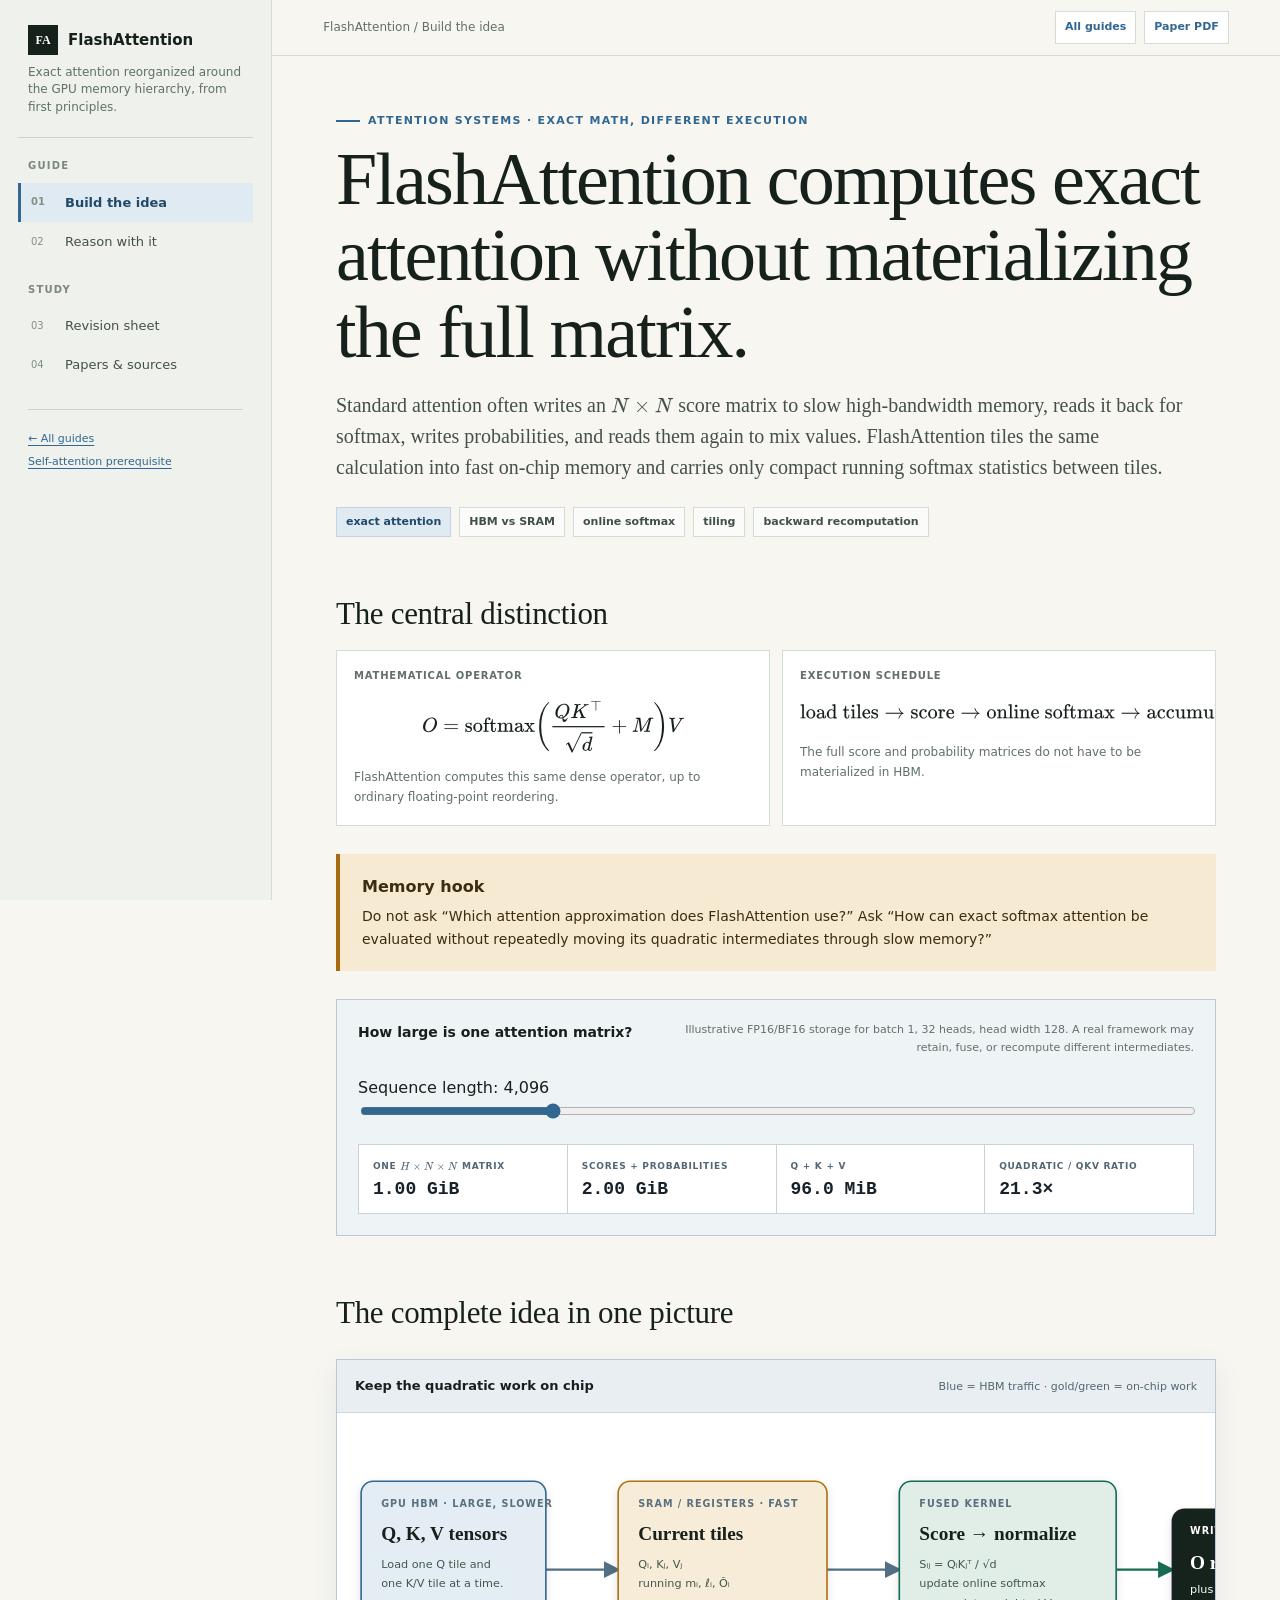
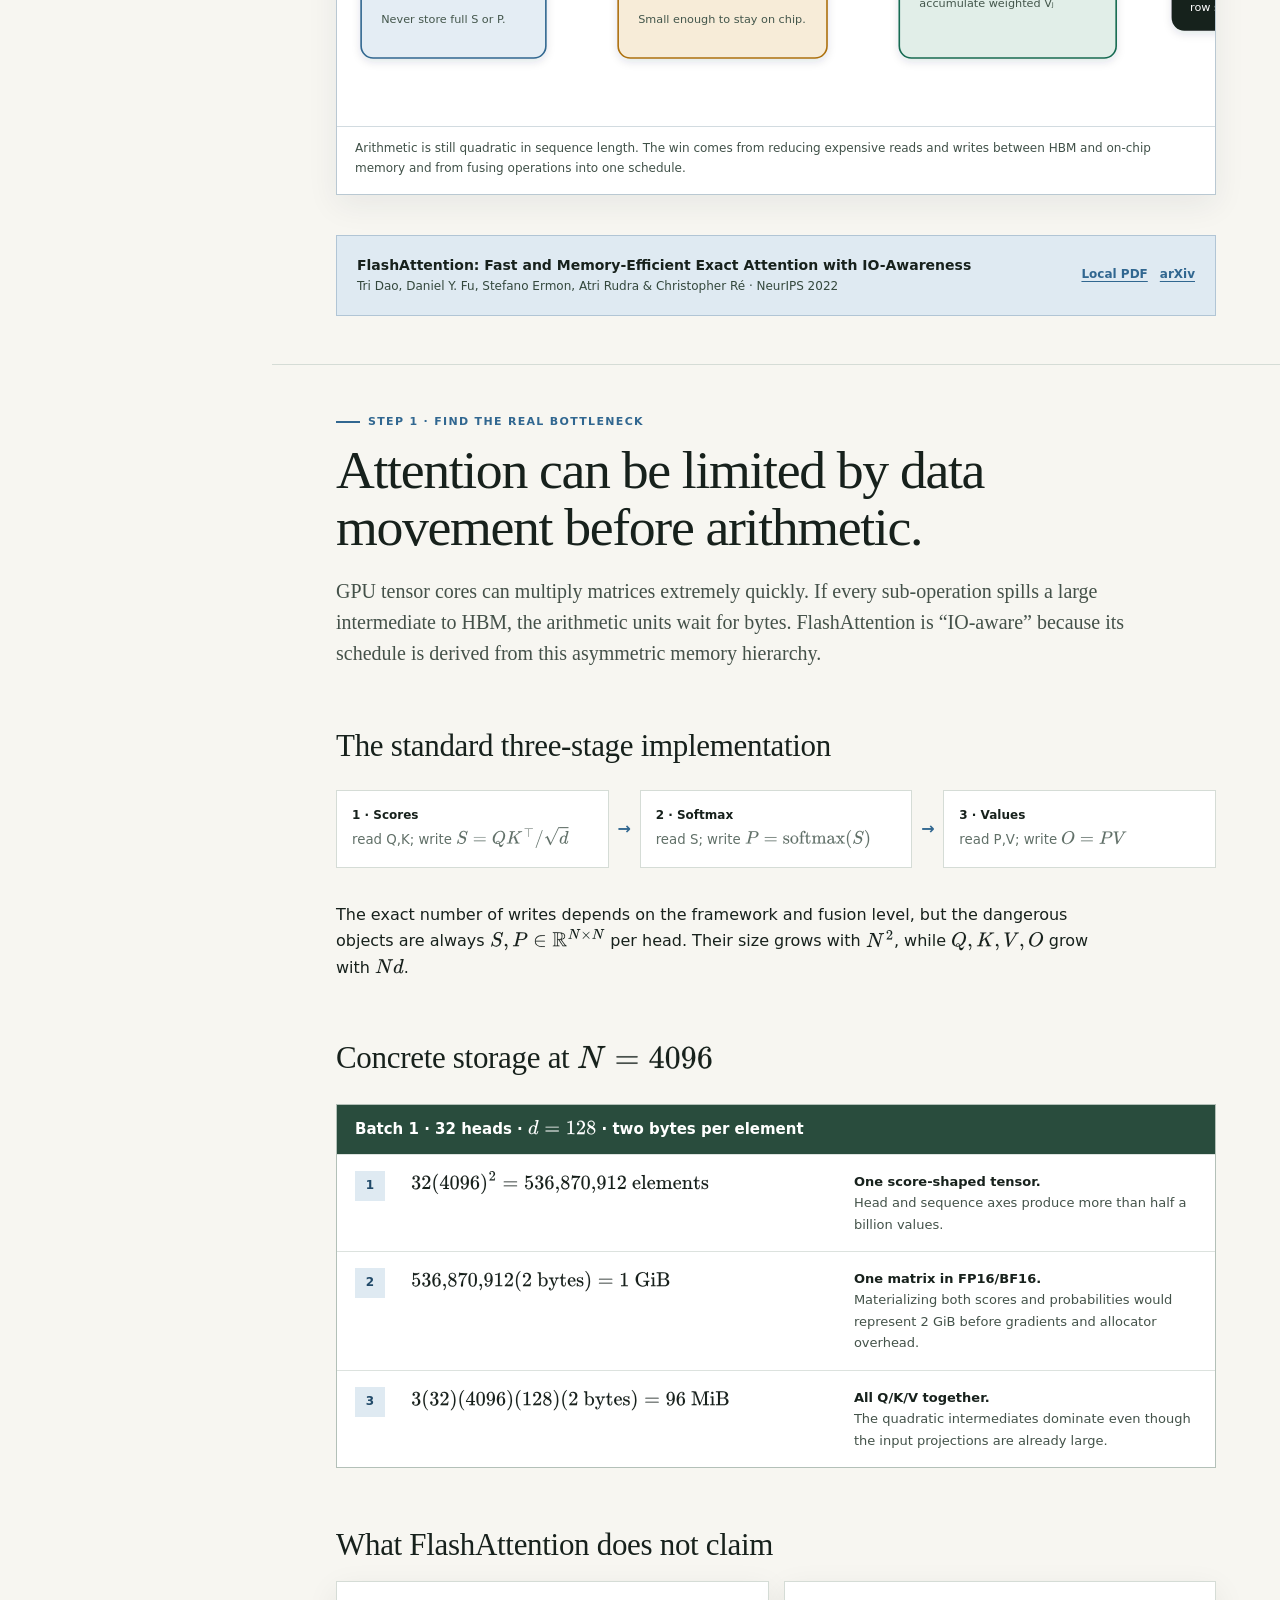
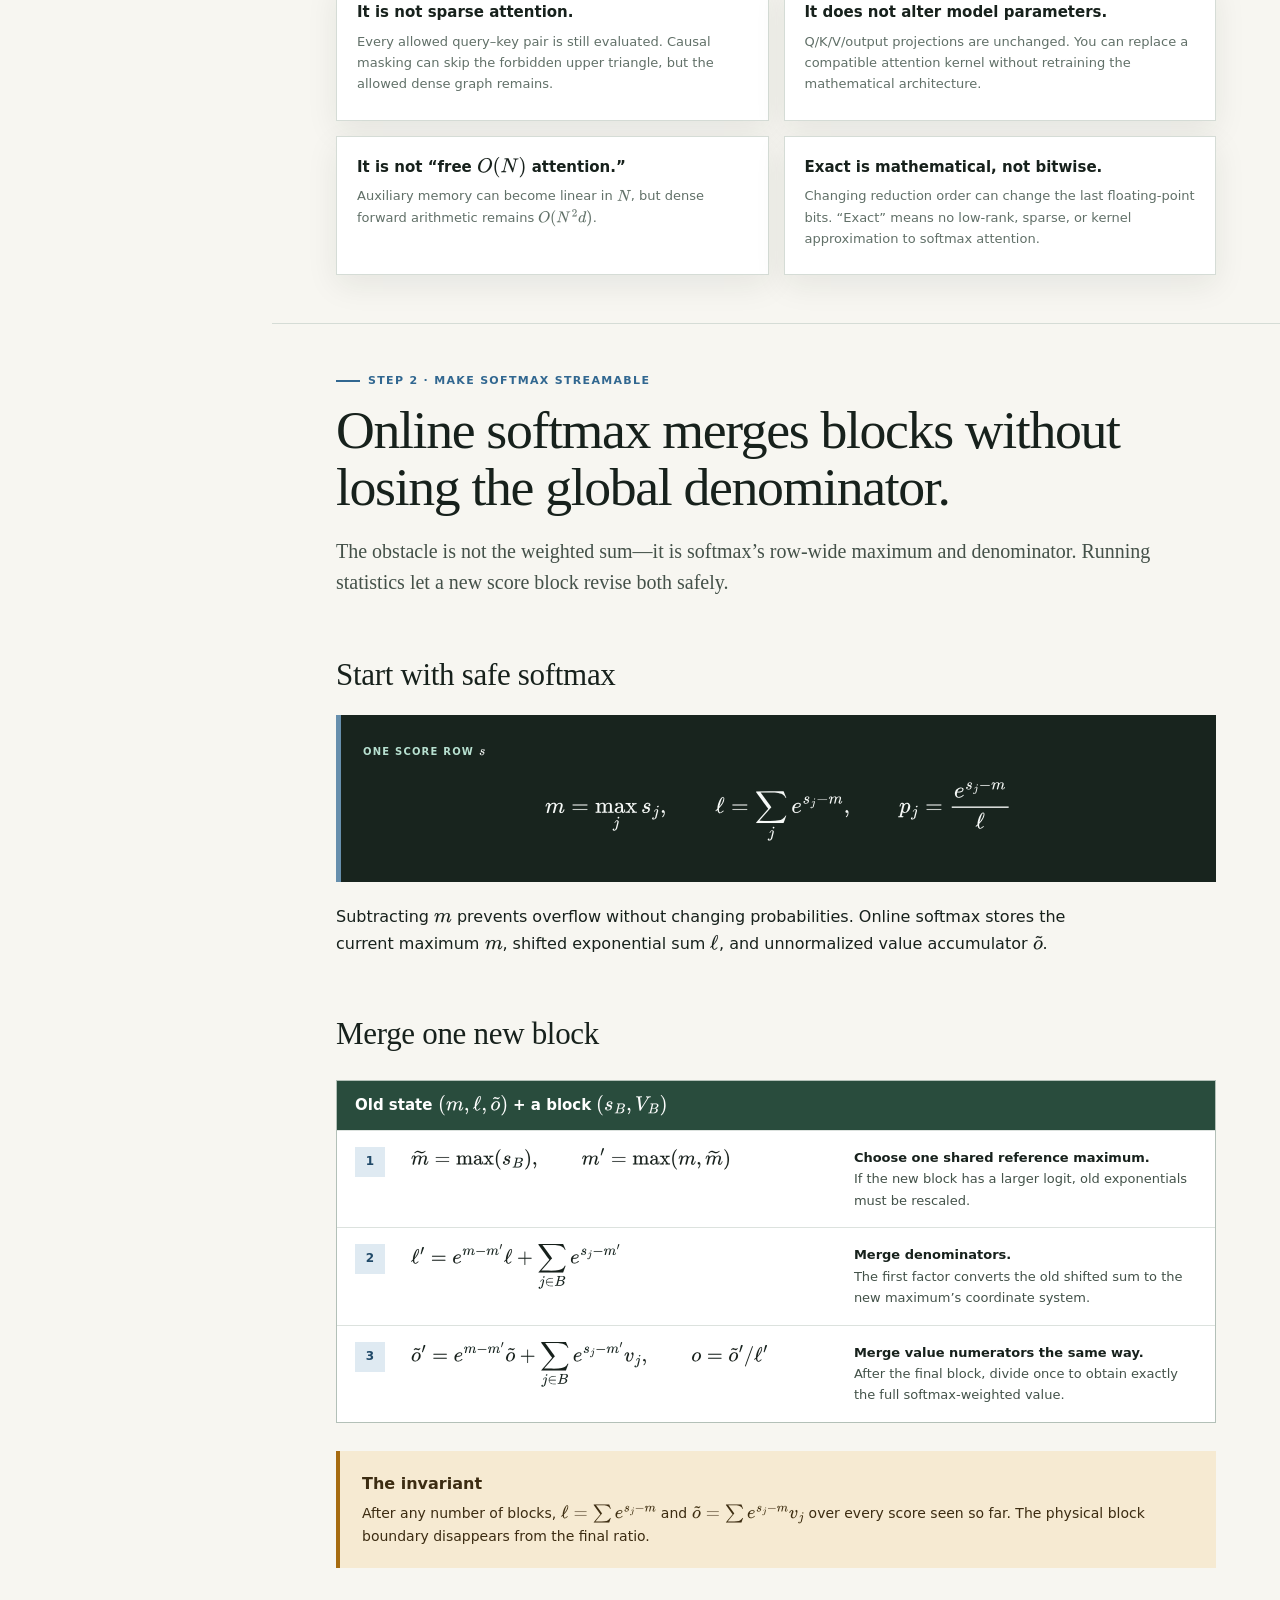
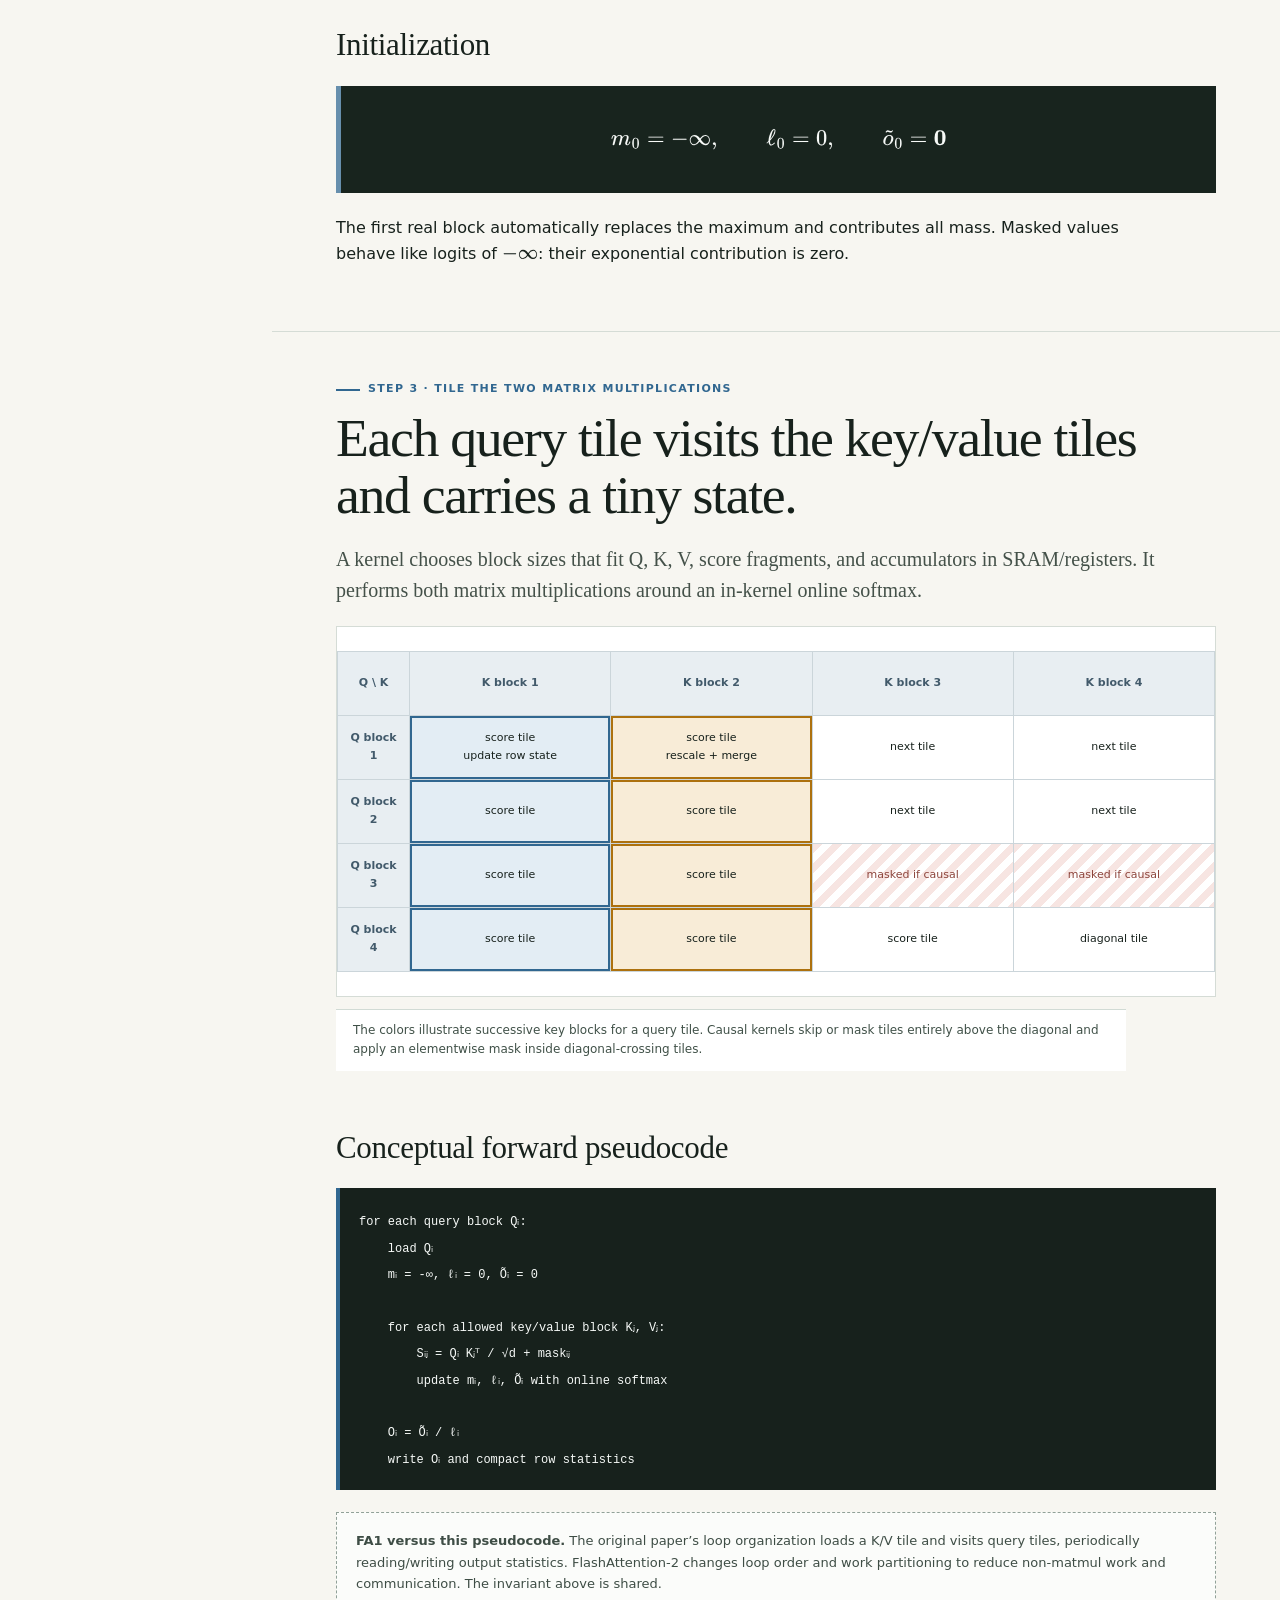
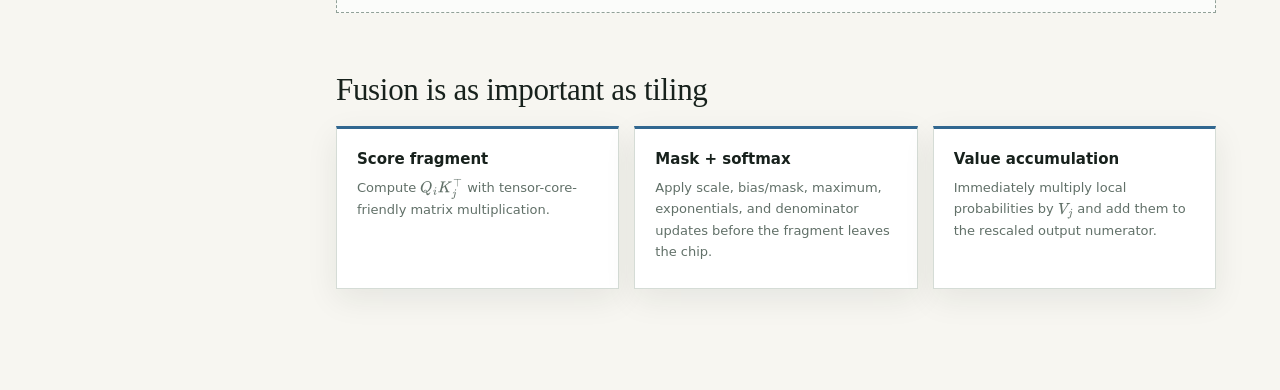
<file: ML - FlashAttention/index.html>
<!doctype html>
<html lang="en">
<head>
  <meta charset="utf-8">
  <meta name="viewport" content="width=device-width,initial-scale=1">
  <meta name="description" content="A from-scratch visual and numerical guide to FlashAttention, online softmax, GPU memory traffic, tiling, backward recomputation, and FlashAttention versions.">
  <title>FlashAttention · Visual Field Guide</title>
  <script>
    window.MathJax = { tex: { inlineMath: [['\\(', '\\)']], displayMath: [['\\[', '\\]']] }, svg: { fontCache: 'global' }, startup: { typeset: false } };
  </script>
  <link rel="stylesheet" href="../assets/guide.css">
  <style>
    .tab:not(#overview) h1 { max-width: 850px; font-size: clamp(38px, 4.2vw, 56px); line-height: 1.06; }
    .memory-calculator {
      margin: 27px 0;
      padding: 21px;
      border: 1px solid #b9c8d2;
      background: #eef3f6;
    }
    .memory-calculator-head {
      display: flex;
      align-items: flex-start;
      justify-content: space-between;
      gap: 20px;
      margin-bottom: 17px;
    }
    .memory-calculator-head strong { font-size: 14px; }
    .memory-calculator-head span { max-width: 520px; color: var(--muted); font-size: 11px; text-align: right; }
    .memory-calculator input { width: 100%; accent-color: var(--accent); }
    .memory-readout {
      display: grid;
      grid-template-columns: repeat(4, minmax(0, 1fr));
      gap: 1px;
      margin-top: 17px;
      border: 1px solid #c6d1d8;
      background: #c6d1d8;
    }
    .memory-cell { min-width: 0; padding: 14px; background: white; }
    .memory-cell b { display: block; color: #526673; font-size: 9px; letter-spacing: .08em; text-transform: uppercase; }
    .memory-cell output { display: block; margin-top: 5px; color: #16212a; font: 850 18px ui-monospace, SFMono-Regular, Menlo, monospace; }
    .io-map {
      overflow: hidden;
      margin: 28px 0;
      border: 1px solid #b9c8d2;
      background: white;
      box-shadow: 0 10px 30px rgba(28, 49, 64, .07);
    }
    .io-map-head {
      display: flex;
      align-items: baseline;
      justify-content: space-between;
      gap: 18px;
      padding: 15px 18px;
      border-bottom: 1px solid #ccd6dc;
      background: #e8eef2;
    }
    .io-map-head strong { font-size: 13px; }
    .io-map-head span { color: #536773; font-size: 11px; }
    .io-scroll { overflow-x: auto; }
    .io-map svg { display: block; width: 100%; min-width: 980px; height: auto; font-family: Inter, ui-sans-serif, system-ui, sans-serif; }
    .io-map .box { stroke-width: 2; filter: url(#io-shadow); }
    .io-map .hbm { fill: #e4edf4; stroke: #316790; }
    .io-map .sram { fill: #f7ecd8; stroke: #ad710e; }
    .io-map .compute { fill: #e1eee8; stroke: #176b52; }
    .io-map .output { fill: #17211c; stroke: #17211c; }
    .io-map .wire { fill: none; stroke: #526f84; stroke-width: 3; marker-end: url(#io-arrow); }
    .io-map .wire.write { stroke: #176b52; marker-end: url(#io-arrow-green); }
    .io-map .kicker { fill: #587080; font-size: 12px; font-weight: 850; letter-spacing: .1em; }
    .io-map .title { fill: #17211c; font-family: Georgia, serif; font-size: 24px; font-weight: 650; }
    .io-map .copy { fill: #43564b; font-size: 14px; }
    .io-map .output-text { fill: white; }
    .io-map figcaption { padding: 12px 18px 15px; border-top: 1px solid #d2dbe0; color: #405148; font-size: 12px; }
    .tile-grid {
      display: grid;
      grid-template-columns: 72px repeat(4, minmax(72px, 1fr));
      min-width: 620px;
      margin: 24px 0;
      border-top: 1px solid #cbd5da;
      border-left: 1px solid #cbd5da;
    }
    .tile-grid > div {
      display: grid;
      min-height: 64px;
      place-items: center;
      padding: 8px;
      border-right: 1px solid #cbd5da;
      border-bottom: 1px solid #cbd5da;
      background: white;
      font-size: 11px;
      text-align: center;
    }
    .tile-grid .axis { background: #e8eef2; color: #425a6b; font-weight: 800; }
    .tile-grid .tile-a { background: #e3edf4; box-shadow: inset 0 0 0 2px #316790; }
    .tile-grid .tile-b { background: #f8ecd7; box-shadow: inset 0 0 0 2px #ad710e; }
    .tile-grid .future { background: repeating-linear-gradient(135deg, #f7e5e2, #f7e5e2 7px, #fff 7px, #fff 14px); color: #8d453c; }
    .online-demo {
      margin: 28px 0;
      border: 1px solid #b9c8d2;
      background: white;
    }
    .online-demo-head { padding: 15px 18px; border-bottom: 1px solid #d3dce1; background: #e8eef2; }
    .online-demo-head strong { font-size: 13px; }
    .online-demo-head span { display: block; margin-top: 3px; color: #526673; font-size: 11px; }
    .online-buttons { display: flex; flex-wrap: wrap; gap: 8px; padding: 14px 18px; border-bottom: 1px solid #dbe2e6; }
    .online-buttons button {
      padding: 7px 11px;
      border: 1px solid #aebec8;
      background: white;
      color: #304a5d;
      cursor: pointer;
      font-size: 11px;
      font-weight: 800;
    }
    .online-buttons button.active { border-color: var(--accent); background: var(--accent); color: white; }
    .online-state {
      display: grid;
      grid-template-columns: repeat(4, minmax(0, 1fr));
      gap: 1px;
      background: #cbd5da;
    }
    .online-state > div { padding: 14px; background: white; }
    .online-state b { display: block; color: #536773; font-size: 9px; letter-spacing: .08em; text-transform: uppercase; }
    .online-state output { display: block; margin-top: 5px; font: 800 14px ui-monospace, SFMono-Regular, Menlo, monospace; }
    .online-explain { min-height: 70px; margin: 0; padding: 15px 18px; border-top: 1px solid #dbe2e6; color: #405148; font-size: 13px; }
    .pseudo {
      overflow-x: auto;
      margin: 22px 0;
      padding: 19px;
      border-left: 4px solid var(--accent);
      background: #17211c;
      color: #f7faf8;
    }
    .pseudo code { color: #f7faf8; font-size: 12px; line-height: 1.7; white-space: pre; }
    .version-line { display: grid; grid-template-columns: 88px minmax(0, 1fr); gap: 14px; padding: 16px 0; border-bottom: 1px solid var(--line); }
    .version-line:last-child { border-bottom: 0; }
    .version-line b { color: var(--accent); font-size: 13px; }
    .version-line p { margin: 0; color: var(--muted); font-size: 13px; }
    @media (max-width: 820px) {
      .tab:not(#overview) h1 { font-size: 36px; }
      .memory-calculator-head { flex-direction: column; }
      .memory-calculator-head span { text-align: left; }
      .memory-readout { grid-template-columns: 1fr 1fr; }
      .io-map { margin-right: -12px; margin-left: -12px; }
      .io-map-head { align-items: flex-start; flex-direction: column; gap: 3px; }
      .io-map svg { min-width: 1100px; }
      .online-state { grid-template-columns: 1fr 1fr; }
    }
  </style>
</head>
<body data-guide-title="FlashAttention" style="--accent:#316790;--accent-dark:#214a69;--accent-soft:#dfeaf2">
<div class="shell">
  <aside class="sidebar">
    <div class="brand">
      <div class="brand-mark"><span class="brand-icon">FA</span><span>FlashAttention</span></div>
      <p>Exact attention reorganized around the GPU memory hierarchy, from first principles.</p>
    </div>
    <div class="nav-label">Guide</div>
    <button class="tab-btn active" data-tab="build" data-panels="overview,bottleneck,online,tiled"><span class="num">01</span>Build the idea</button>
    <button class="tab-btn" data-tab="reason" data-panels="worked,backward,versions,practical,caveats"><span class="num">02</span>Reason with it</button>
    <div class="nav-label">Study</div>
    <button class="tab-btn" data-tab="revision"><span class="num">03</span>Revision sheet</button>
    <button class="tab-btn" data-tab="references"><span class="num">04</span>Papers &amp; sources</button>
    <div class="side-foot"><a href="../">← All guides</a><a href="../ML%20-%20Self%20Attention%20and%20Multi-Head%20Attention/">Self-attention prerequisite</a></div>
  </aside>

  <main class="content">
    <header class="topbar">
      <select class="mobile-nav" aria-label="Choose section"></select>
      <span class="crumb" id="crumb">FlashAttention / Build the idea</span>
      <div class="top-actions"><a class="top-link" href="../">All guides</a><a class="top-link" href="papers/FlashAttention.pdf">Paper PDF</a></div>
    </header>

    <section class="tab active" id="overview"><div class="page">
      <div class="eyebrow">Attention systems · exact math, different execution</div>
      <h1>FlashAttention computes exact attention without materializing the full matrix.</h1>
      <p class="lede">Standard attention often writes an \(N\times N\) score matrix to slow high-bandwidth memory, reads it back for softmax, writes probabilities, and reads them again to mix values. FlashAttention tiles the same calculation into fast on-chip memory and carries only compact running softmax statistics between tiles.</p>
      <div class="meta-row"><span class="chip primary">exact attention</span><span class="chip">HBM vs SRAM</span><span class="chip">online softmax</span><span class="chip">tiling</span><span class="chip">backward recomputation</span></div>

      <h2>The central distinction</h2>
      <div class="formula-grid">
        <div class="formula-card"><b>Mathematical operator</b>\[O=\operatorname{softmax}\!\left(\frac{QK^\top}{\sqrt d}+M\right)V\]<p>FlashAttention computes this same dense operator, up to ordinary floating-point reordering.</p></div>
        <div class="formula-card"><b>Execution schedule</b>\[\text{load tiles}\rightarrow\text{score}\rightarrow\text{online softmax}\rightarrow\text{accumulate }O\]<p>The full score and probability matrices do not have to be materialized in HBM.</p></div>
      </div>
      <div class="callout"><strong>Memory hook</strong><p>Do not ask “Which attention approximation does FlashAttention use?” Ask “How can exact softmax attention be evaluated without repeatedly moving its quadratic intermediates through slow memory?”</p></div>

      <div class="memory-calculator" data-memory-calculator>
        <div class="memory-calculator-head"><strong>How large is one attention matrix?</strong><span>Illustrative FP16/BF16 storage for batch 1, 32 heads, head width 128. A real framework may retain, fuse, or recompute different intermediates.</span></div>
        <label for="flash-sequence">Sequence length: <output data-sequence-label>4,096</output></label>
        <input id="flash-sequence" type="range" min="512" max="16384" step="512" value="4096">
        <div class="memory-readout">
          <div class="memory-cell"><b>One \(H\times N\times N\) matrix</b><output data-one-matrix>1.00 GiB</output></div>
          <div class="memory-cell"><b>Scores + probabilities</b><output data-two-matrices>2.00 GiB</output></div>
          <div class="memory-cell"><b>Q + K + V</b><output data-qkv>96.0 MiB</output></div>
          <div class="memory-cell"><b>Quadratic / QKV ratio</b><output data-memory-ratio>21.3×</output></div>
        </div>
      </div>

      <h2>The complete idea in one picture</h2>
      <figure class="io-map" aria-labelledby="io-map-title">
        <div class="io-map-head"><strong id="io-map-title">Keep the quadratic work on chip</strong><span>Blue = HBM traffic · gold/green = on-chip work</span></div>
        <div class="io-scroll" tabindex="0" aria-label="Scrollable FlashAttention memory hierarchy diagram">
          <svg viewBox="0 0 1220 390" role="img" aria-labelledby="io-title io-desc">
            <title id="io-title">FlashAttention movement between HBM, SRAM, compute, and output</title>
            <desc id="io-desc">Blocks of Q, K, and V are loaded from HBM into SRAM. Scores, masks, online softmax, and output accumulation happen on chip. Only output rows and small softmax statistics are written back.</desc>
            <defs>
              <filter id="io-shadow" x="-20%" y="-20%" width="140%" height="150%"><feDropShadow dx="0" dy="4" stdDeviation="5" flood-color="#1e3243" flood-opacity=".12"/></filter>
              <marker id="io-arrow" viewBox="0 0 10 10" refX="8.5" refY="5" markerWidth="7" markerHeight="7" orient="auto"><path d="M0 0L10 5L0 10z" fill="#526f84"/></marker>
              <marker id="io-arrow-green" viewBox="0 0 10 10" refX="8.5" refY="5" markerWidth="7" markerHeight="7" orient="auto"><path d="M0 0L10 5L0 10z" fill="#176b52"/></marker>
            </defs>
            <path class="wire" d="M260 195H350"/>
            <path class="wire" d="M610 195H700"/>
            <path class="wire write" d="M970 195H1040"/>
            <rect class="box hbm" x="30" y="85" width="230" height="220" rx="15"/>
            <text class="kicker" x="55" y="117">GPU HBM · LARGE, SLOWER</text>
            <text class="title" x="55" y="158">Q, K, V tensors</text>
            <text class="copy" x="55" y="193">Load one Q tile and</text>
            <text class="copy" x="55" y="217">one K/V tile at a time.</text>
            <text class="copy" x="55" y="262">Never store full S or P.</text>
            <rect class="box sram" x="350" y="85" width="260" height="220" rx="15"/>
            <text class="kicker" x="375" y="117">SRAM / REGISTERS · FAST</text>
            <text class="title" x="375" y="158">Current tiles</text>
            <text class="copy" x="375" y="193">Qᵢ, Kⱼ, Vⱼ</text>
            <text class="copy" x="375" y="217">running mᵢ, ℓᵢ, Õᵢ</text>
            <text class="copy" x="375" y="262">Small enough to stay on chip.</text>
            <rect class="box compute" x="700" y="85" width="270" height="220" rx="15"/>
            <text class="kicker" x="725" y="117">FUSED KERNEL</text>
            <text class="title" x="725" y="158">Score → normalize</text>
            <text class="copy" x="725" y="193">Sᵢⱼ = QᵢKⱼᵀ / √d</text>
            <text class="copy" x="725" y="217">update online softmax</text>
            <text class="copy" x="725" y="241">accumulate weighted Vⱼ</text>
            <rect class="box output" x="1040" y="120" width="150" height="150" rx="15"/>
            <text class="kicker output-text" x="1062" y="151">WRITE BACK</text>
            <text class="title output-text" x="1062" y="194">O rows</text>
            <text class="copy output-text" x="1062" y="224">plus compact</text>
            <text class="copy output-text" x="1062" y="247">row statistics</text>
          </svg>
        </div>
        <figcaption>Arithmetic is still quadratic in sequence length. The win comes from reducing expensive reads and writes between HBM and on-chip memory and from fusing operations into one schedule.</figcaption>
      </figure>

      <div class="paper"><div><strong>FlashAttention: Fast and Memory-Efficient Exact Attention with IO-Awareness</strong>Tri Dao, Daniel Y. Fu, Stefano Ermon, Atri Rudra &amp; Christopher Ré · NeurIPS 2022</div><div class="paper-links"><a href="papers/FlashAttention.pdf">Local PDF</a><a href="https://arxiv.org/abs/2205.14135">arXiv</a></div></div>
    </div></section>

    <section class="tab" id="bottleneck"><div class="page">
      <div class="eyebrow">Step 1 · Find the real bottleneck</div>
      <h1>Attention can be limited by data movement before arithmetic.</h1>
      <p class="lede">GPU tensor cores can multiply matrices extremely quickly. If every sub-operation spills a large intermediate to HBM, the arithmetic units wait for bytes. FlashAttention is “IO-aware” because its schedule is derived from this asymmetric memory hierarchy.</p>

      <h2>The standard three-stage implementation</h2>
      <div class="pipeline">
        <div class="stage"><strong>1 · Scores</strong><small>read Q,K; write \(S=QK^\top/\sqrt d\)</small></div><div class="arrow">→</div>
        <div class="stage"><strong>2 · Softmax</strong><small>read S; write \(P=\operatorname{softmax}(S)\)</small></div><div class="arrow">→</div>
        <div class="stage"><strong>3 · Values</strong><small>read P,V; write \(O=PV\)</small></div>
      </div>
      <p>The exact number of writes depends on the framework and fusion level, but the dangerous objects are always \(S,P\in\mathbb{R}^{N\times N}\) per head. Their size grows with \(N^2\), while \(Q,K,V,O\) grow with \(Nd\).</p>

      <h2>Concrete storage at \(N=4096\)</h2>
      <div class="derivation">
        <h3>Batch 1 · 32 heads · \(d=128\) · two bytes per element</h3>
        <div class="derivation-step"><div class="step-no">1</div><div class="step-formula">\[32(4096)^2=536{,}870{,}912\text{ elements}\]</div><div class="step-explain"><strong>One score-shaped tensor.</strong>Head and sequence axes produce more than half a billion values.</div></div>
        <div class="derivation-step"><div class="step-no">2</div><div class="step-formula">\[536{,}870{,}912(2\text{ bytes})=1\text{ GiB}\]</div><div class="step-explain"><strong>One matrix in FP16/BF16.</strong>Materializing both scores and probabilities would represent 2 GiB before gradients and allocator overhead.</div></div>
        <div class="derivation-step"><div class="step-no">3</div><div class="step-formula">\[3(32)(4096)(128)(2\text{ bytes})=96\text{ MiB}\]</div><div class="step-explain"><strong>All Q/K/V together.</strong>The quadratic intermediates dominate even though the input projections are already large.</div></div>
      </div>

      <h2>What FlashAttention does not claim</h2>
      <div class="grid2">
        <div class="note"><h3>It is not sparse attention.</h3><p>Every allowed query–key pair is still evaluated. Causal masking can skip the forbidden upper triangle, but the allowed dense graph remains.</p></div>
        <div class="note"><h3>It does not alter model parameters.</h3><p>Q/K/V/output projections are unchanged. You can replace a compatible attention kernel without retraining the mathematical architecture.</p></div>
        <div class="note"><h3>It is not “free \(O(N)\) attention.”</h3><p>Auxiliary memory can become linear in \(N\), but dense forward arithmetic remains \(O(N^2d)\).</p></div>
        <div class="note"><h3>Exact is mathematical, not bitwise.</h3><p>Changing reduction order can change the last floating-point bits. “Exact” means no low-rank, sparse, or kernel approximation to softmax attention.</p></div>
      </div>
    </div></section>

    <section class="tab" id="online"><div class="page">
      <div class="eyebrow">Step 2 · Make softmax streamable</div>
      <h1>Online softmax merges blocks without losing the global denominator.</h1>
      <p class="lede">The obstacle is not the weighted sum—it is softmax’s row-wide maximum and denominator. Running statistics let a new score block revise both safely.</p>

      <h2>Start with safe softmax</h2>
      <div class="math"><span class="label">One score row \(s\)</span>
        \[
        m=\max_j s_j,\qquad \ell=\sum_j e^{s_j-m},\qquad
        p_j=\frac{e^{s_j-m}}{\ell}
        \]
      </div>
      <p>Subtracting \(m\) prevents overflow without changing probabilities. Online softmax stores the current maximum \(m\), shifted exponential sum \(\ell\), and unnormalized value accumulator \(\widetilde o\).</p>

      <h2>Merge one new block</h2>
      <div class="derivation">
        <h3>Old state \((m,\ell,\widetilde o)\) + a block \((s_B,V_B)\)</h3>
        <div class="derivation-step"><div class="step-no">1</div><div class="step-formula">\[\widetilde m=\max(s_B),\qquad m'=\max(m,\widetilde m)\]</div><div class="step-explain"><strong>Choose one shared reference maximum.</strong>If the new block has a larger logit, old exponentials must be rescaled.</div></div>
        <div class="derivation-step"><div class="step-no">2</div><div class="step-formula">\[\ell'=e^{m-m'}\ell+\sum_{j\in B}e^{s_j-m'}\]</div><div class="step-explain"><strong>Merge denominators.</strong>The first factor converts the old shifted sum to the new maximum’s coordinate system.</div></div>
        <div class="derivation-step"><div class="step-no">3</div><div class="step-formula">\[\widetilde o'=e^{m-m'}\widetilde o+\sum_{j\in B}e^{s_j-m'}v_j,\qquad o=\widetilde o'/\ell'\]</div><div class="step-explain"><strong>Merge value numerators the same way.</strong>After the final block, divide once to obtain exactly the full softmax-weighted value.</div></div>
      </div>

      <div class="callout"><strong>The invariant</strong><p>After any number of blocks, \(\ell=\sum e^{s_j-m}\) and \(\widetilde o=\sum e^{s_j-m}v_j\) over every score seen so far. The physical block boundary disappears from the final ratio.</p></div>

      <h2>Initialization</h2>
      <div class="math">\[m_0=-\infty,\qquad \ell_0=0,\qquad \widetilde o_0=\mathbf 0\]</div>
      <p>The first real block automatically replaces the maximum and contributes all mass. Masked values behave like logits of \(-\infty\): their exponential contribution is zero.</p>
    </div></section>

    <section class="tab" id="tiled"><div class="page">
      <div class="eyebrow">Step 3 · Tile the two matrix multiplications</div>
      <h1>Each query tile visits the key/value tiles and carries a tiny state.</h1>
      <p class="lede">A kernel chooses block sizes that fit Q, K, V, score fragments, and accumulators in SRAM/registers. It performs both matrix multiplications around an in-kernel online softmax.</p>

      <div class="table-wrap">
        <div class="tile-grid" aria-label="Four by four attention matrix divided into query and key blocks">
          <div class="axis">Q \ K</div><div class="axis">K block 1</div><div class="axis">K block 2</div><div class="axis">K block 3</div><div class="axis">K block 4</div>
          <div class="axis">Q block 1</div><div class="tile-a">score tile<br>update row state</div><div class="tile-b">score tile<br>rescale + merge</div><div>next tile</div><div>next tile</div>
          <div class="axis">Q block 2</div><div class="tile-a">score tile</div><div class="tile-b">score tile</div><div>next tile</div><div>next tile</div>
          <div class="axis">Q block 3</div><div class="tile-a">score tile</div><div class="tile-b">score tile</div><div class="future">masked if causal</div><div class="future">masked if causal</div>
          <div class="axis">Q block 4</div><div class="tile-a">score tile</div><div class="tile-b">score tile</div><div>score tile</div><div>diagonal tile</div>
        </div>
      </div>
      <p class="diagram-caption">The colors illustrate successive key blocks for a query tile. Causal kernels skip or mask tiles entirely above the diagonal and apply an elementwise mask inside diagonal-crossing tiles.</p>

      <h2>Conceptual forward pseudocode</h2>
      <div class="pseudo"><code>for each query block Qᵢ:
    load Qᵢ
    mᵢ = -∞, ℓᵢ = 0, Õᵢ = 0

    for each allowed key/value block Kⱼ, Vⱼ:
        Sᵢⱼ = Qᵢ Kⱼᵀ / √d + maskᵢⱼ
        update mᵢ, ℓᵢ, Õᵢ with online softmax

    Oᵢ = Õᵢ / ℓᵢ
    write Oᵢ and compact row statistics</code></div>
      <div class="plain-note"><strong>FA1 versus this pseudocode.</strong> The original paper’s loop organization loads a K/V tile and visits query tiles, periodically reading/writing output statistics. FlashAttention-2 changes loop order and work partitioning to reduce non-matmul work and communication. The invariant above is shared.</div>

      <h2>Fusion is as important as tiling</h2>
      <div class="grid3">
        <div class="concept"><h3>Score fragment</h3><p>Compute \(Q_iK_j^\top\) with tensor-core-friendly matrix multiplication.</p></div>
        <div class="concept"><h3>Mask + softmax</h3><p>Apply scale, bias/mask, maximum, exponentials, and denominator updates before the fragment leaves the chip.</p></div>
        <div class="concept"><h3>Value accumulation</h3><p>Immediately multiply local probabilities by \(V_j\) and add them to the rescaled output numerator.</p></div>
      </div>
    </div></section>

    <section class="tab" id="worked"><div class="page">
      <div class="eyebrow">Complete real-number example · one query, two tiles</div>
      <h1>Two tiles reproduce one full attention row.</h1>
      <p class="lede">We start after the query–key dot products. Four scores arrive in two blocks, each paired with a two-dimensional value vector.</p>

      <h2>Inputs</h2>
      <div class="table-wrap"><table><thead><tr><th>Key</th><th>Score \(s_j\)</th><th>Value \(v_j\)</th><th>Tile</th></tr></thead><tbody>
        <tr><td>1</td><td>1</td><td>\([1,0]\)</td><td>A</td></tr>
        <tr><td>2</td><td>2</td><td>\([0,2]\)</td><td>A</td></tr>
        <tr><td>3</td><td>3</td><td>\([3,1]\)</td><td>B</td></tr>
        <tr><td>4</td><td>0</td><td>\([-1,2]\)</td><td>B</td></tr>
      </tbody></table></div>

      <div class="online-demo" data-online-demo>
        <div class="online-demo-head"><strong>Step through the running state</strong><span>Values are rounded for display; formulas below retain the exact exponential expressions.</span></div>
        <div class="online-buttons"><button class="active" data-online-step="a">1 · Tile A</button><button data-online-step="b">2 · Merge tile B</button><button data-online-step="final">3 · Normalize</button></div>
        <div class="online-state">
          <div><b>running max \(m\)</b><output data-online-m>2.000000</output></div>
          <div><b>running sum \(\ell\)</b><output data-online-l>1.367879</output></div>
          <div><b>numerator \(\widetilde o\)</b><output data-online-o>[0.367879, 2.000000]</output></div>
          <div><b>normalized \(o\)</b><output data-online-result>not final</output></div>
        </div>
        <p class="online-explain" data-online-explain>Tile A uses local maximum 2. Its shifted weights are \([e^{-1},1]\), so \(\ell=e^{-1}+1\) and \(\widetilde o=e^{-1}[1,0]+[0,2]\).</p>
      </div>

      <h2>1 · Process tile A</h2>
      <div class="math">
        \[
        m_A=2,\qquad
        \ell_A=e^{1-2}+e^{2-2}=e^{-1}+1=1.367879
        \]
        \[
        \widetilde o_A=e^{-1}[1,0]+1[0,2]=[0.367879,2]
        \]
      </div>

      <h2>2 · Merge tile B</h2>
      <p>The new block maximum is 3, so every old contribution must be multiplied by \(e^{2-3}=e^{-1}\).</p>
      <div class="math">
        \[
        m_B=\max(2,3)=3
        \]
        \[
        \ell_B=e^{-1}(1.367879)+e^{3-3}+e^{0-3}
        =0.503215+1+0.049787=1.553002
        \]
        \[
        \begin{aligned}
        \widetilde o_B
        &=e^{-1}[0.367879,2]+1[3,1]+e^{-3}[-1,2]\\
        &=[0.135335,0.735759]+[3,1]+[-0.049787,0.099574]\\
        &=[3.085548,1.835333].
        \end{aligned}
        \]
      </div>

      <h2>3 · Normalize once</h2>
      <div class="math">
        \[
        o=\frac{\widetilde o_B}{\ell_B}
        =\frac{[3.085548,1.835333]}{1.553002}
        =[1.986827,1.181798].
        \]
      </div>

      <h2>Check against full softmax</h2>
      <div class="math">
        \[
        \operatorname{softmax}([1,2,3,0])
        =\frac{[e^{-2},e^{-1},1,e^{-3}]}{1.553002}
        =[0.087144,0.236883,0.643914,0.032059]
        \]
        \[
        \sum_j p_jv_j=[1.986827,1.181798].
        \]
      </div>
      <div class="callout"><strong>Why the rescaling is non-negotiable</strong><p>If tile B changed the running maximum from 2 to 3 but tile A’s accumulator were left untouched, old and new exponentials would use different reference points. The final ratio would be wrong.</p></div>
    </div></section>

    <section class="tab" id="backward"><div class="page">
      <div class="eyebrow">Training · spend arithmetic to save memory traffic</div>
      <h1>Backward recomputes score tiles instead of saving the attention matrix.</h1>
      <p class="lede">Autograd usually wants softmax probabilities to form gradients. Saving all \(P\) rows recreates the quadratic-memory problem, so FlashAttention stores compact per-row normalization information and regenerates local \(S\) and \(P\) tiles from Q and K during backward.</p>

      <figure class="diagram">
        <div class="diagram-head"><strong>Forward stores little; backward reconstructs locally</strong><span>Conceptual dataflow</span></div>
        <div class="diagram-body"><pre class="mermaid">
flowchart LR
  QKV["Q, K, V"] --> FWD["tiled forward"]
  FWD --> O["output O"]
  FWD --> STAT["row log-sum-exp<br/>or m and l"]
  DO["upstream dO"] --> BWD["tiled backward"]
  QKV --> BWD
  O --> BWD
  STAT --> BWD
  BWD --> RE["recompute local<br/>scores + probabilities"]
  RE --> G["dQ, dK, dV"]
  class QKV,DO input; class FWD,BWD,RE op; class STAT param; class O,G output;
  classDef input fill:#dfebf3,stroke:#316790,stroke-width:2px;
  classDef param fill:#f6ead2,stroke:#a66b10,stroke-width:2px;
  classDef op fill:#dfeaf2,stroke:#316790,stroke-width:2px;
  classDef output fill:#17211c,color:#fff,stroke:#17211c,stroke-width:2px;
        </pre></div>
        <figcaption>Recomputation adds floating-point work, but it avoids reading and writing a much larger probability matrix. On memory-bound hardware, that trade can reduce wall-clock time.</figcaption>
      </figure>

      <h2>The checkpointing analogy</h2>
      <div class="grid2">
        <div class="note"><h3>Activation checkpointing</h3><p>Discard selected intermediate activations and rerun a larger network segment during backward.</p></div>
        <div class="note"><h3>FlashAttention backward</h3><p>Discard quadratic attention intermediates and reconstruct only the tile currently needed for gradient calculations.</p></div>
      </div>
      <div class="plain-note"><strong>Dropout detail.</strong> A fused training kernel must reproduce the same dropout mask during backward, usually through deterministic counter-based random state rather than storing an \(N\times N\) mask.</div>

      <h2>What remains resident</h2>
      <div class="table-wrap"><table><thead><tr><th>Object</th><th>Growth</th><th>Why</th></tr></thead><tbody>
        <tr><td>Q, K, V, O</td><td>\(O(Nd)\)</td><td>Inputs and output are needed by the layer and gradient path.</td></tr>
        <tr><td>Row normalization statistics</td><td>\(O(N)\) per head</td><td>Recover local probabilities consistently.</td></tr>
        <tr><td>Score/probability tile</td><td>bounded by tile sizes</td><td>Temporary on-chip workspace reused across the sweep.</td></tr>
        <tr><td>Full S or P</td><td>\(O(N^2)\)</td><td>Intentionally not stored by the algorithm.</td></tr>
      </tbody></table></div>
    </div></section>

    <section class="tab" id="versions"><div class="page">
      <div class="eyebrow">Evolution · same operator, newer schedules</div>
      <h1>Later versions improve utilization and exploit newer GPU instructions.</h1>
      <p class="lede">The online-softmax foundation persists. The version number mostly tells you which hardware and work-partitioning strategy the kernel targets—not a new attention equation.</p>

      <div class="version-line"><b>FA1 · 2022</b><p>Introduced IO-aware exact attention with SRAM tiling and backward recomputation. The paper proves an HBM-access advantage under its memory model and demonstrates linear auxiliary memory.</p></div>
      <div class="version-line"><b>FA2 · 2023</b><p>Reduces non-matmul FLOPs, parallelizes a single head across thread blocks when helpful, and repartitions work among warps to reduce shared-memory communication. The paper reports roughly 2× kernel speed over FA1 in tested settings.</p></div>
      <div class="version-line"><b>FA3 · 2024</b><p>Targets Hopper with asynchronous TMA loads, warp specialization, overlapping GEMM and softmax, and an FP8 path with accuracy-aware techniques. It is a hardware-specific evolution, not a universal replacement on older GPUs.</p></div>
      <div class="version-line"><b>FA4 · 2026</b><p>The official repository currently exposes a CuTeDSL implementation optimized for Hopper and Blackwell. Treat installation, supported features, and performance as release-specific facts and check the repository at deployment time.</p></div>

      <h2>What did not change</h2>
      <div class="formula-grid">
        <div class="formula-card"><b>Semantics</b>\[O=\operatorname{softmax}(S)V\]<p>Dense attention output remains the target.</p></div>
        <div class="formula-card"><b>Core challenge</b>\[\text{maximize useful tensor-core work per HBM byte}\]<p>Every generation adapts the schedule to the memory hierarchy and execution model.</p></div>
      </div>
      <div class="callout red"><strong>Do not benchmark version names in the abstract.</strong><p>Sequence lengths, head dimensions, causal mode, precision, dropout, GPU generation, framework integration, compilation flags, and end-to-end model composition determine the realized speedup.</p></div>

      <div class="paper-stack">
        <div class="paper"><div><strong>FlashAttention-2: Faster Attention with Better Parallelism and Work Partitioning</strong>Tri Dao · 2023</div><div class="paper-links"><a href="papers/FlashAttention-2.pdf">Local PDF</a><a href="https://arxiv.org/abs/2307.08691">arXiv</a></div></div>
        <div class="paper"><div><strong>FlashAttention-3: Fast and Accurate Attention with Asynchrony and Low-precision</strong>Jay Shah et al. · 2024</div><div class="paper-links"><a href="papers/FlashAttention-3.pdf">Local PDF</a><a href="https://arxiv.org/abs/2407.08608">arXiv</a></div></div>
      </div>
    </div></section>

    <section class="tab" id="practical"><div class="page">
      <div class="eyebrow">Implementation lens · shapes and dispatch</div>
      <h1>Using FlashAttention is a kernel-selection problem with shape constraints.</h1>
      <p class="lede">Model code still supplies Q, K, V, masking mode, scale, and dropout. A framework chooses a compatible fused backend or falls back to another scaled-dot-product-attention implementation.</p>

      <h2>Typical packed shape</h2>
      <div class="math"><span class="label">One common API convention</span>
        \[
        Q:[B,N_q,H_q,D],\qquad K,V:[B,N_k,H_{kv},D],\qquad O:[B,N_q,H_q,D].
        \]
      </div>
      <div class="grid3">
        <div class="concept"><h3>Self-attention</h3><p>Usually \(N_q=N_k\). Causal mode forbids query position \(i\) from seeing later key positions.</p></div>
        <div class="concept"><h3>Cross-attention</h3><p>\(N_q\) and \(N_k\) may differ. The kernel tiles a rectangular score matrix.</p></div>
        <div class="concept"><h3>MQA/GQA</h3><p>\(H_{kv}\lt H_q\). Key/value heads are shared by groups of query heads when the implementation supports it.</p></div>
      </div>

      <h2>Ragged batches</h2>
      <p>Padding every sequence to the batch maximum wastes pairwise work. Variable-length interfaces concatenate real tokens and pass cumulative sequence offsets so kernels can operate on each sequence’s true boundaries.</p>
      <div class="math">
        \[
        \text{padded pairs}=B\,N_{\max}^2,\qquad
        \text{ragged pairs}\approx\sum_{b=1}^{B}N_b^2.
        \]
      </div>

      <h2>A responsible integration checklist</h2>
      <div class="grid2">
        <div class="note"><h3>Confirm dispatch.</h3><p>Profiler traces should show the intended fused kernel. Merely importing a package does not guarantee every call uses it.</p></div>
        <div class="note"><h3>Test numerical tolerances.</h3><p>Compare outputs and gradients against a trusted reference across causal/non-causal, lengths, precisions, and head dimensions.</p></div>
        <div class="note"><h3>Benchmark end to end.</h3><p>A faster attention kernel may be hidden by projections, MLPs, communication, data loading, or short-sequence overhead.</p></div>
        <div class="note"><h3>Keep a fallback.</h3><p>Unsupported devices, compilation environments, or feature combinations should degrade to a correct alternative.</p></div>
      </div>
    </div></section>

    <section class="tab" id="caveats"><div class="page">
      <div class="eyebrow">Boundary conditions · where intuition breaks</div>
      <h1>FlashAttention removes one bottleneck; it does not remove every attention bottleneck.</h1>

      <div class="caveats">
        <div class="caveat"><b>Quadratic FLOPs remain</b><span>At very long dense contexts, arithmetic itself eventually dominates even if intermediate storage is controlled.</span></div>
        <div class="caveat"><b>Decoding is different</b><span>With one new query and a large KV cache, the operation is often bandwidth-bound on reading K/V; split-KV or paged-decoding kernels matter.</span></div>
        <div class="caveat"><b>Hardware specificity</b><span>Tile sizes, warp schedules, precision paths, and supported head dimensions vary across NVIDIA and AMD generations.</span></div>
        <div class="caveat"><b>Feature matrix varies</b><span>Biases, arbitrary masks, attention-score outputs, dropout, deterministic backward, and sliding windows may restrict backend choice.</span></div>
        <div class="caveat"><b>“Memory efficient” is scoped</b><span>Parameters, QKV activations, residual streams, MLP activations, optimizer states, and the KV cache still consume memory.</span></div>
        <div class="caveat"><b>Speedups are workload claims</b><span>Paper results are tied to specific GPUs, shapes, baselines, and software; do not transplant a headline multiplier.</span></div>
      </div>

      <h2>Three common misconceptions</h2>
      <div class="table-wrap"><table><thead><tr><th>Claim</th><th>Correction</th></tr></thead><tbody>
        <tr><td>“FlashAttention approximates softmax.”</td><td>No. It evaluates dense softmax attention with a tiled online reduction.</td></tr>
        <tr><td>“It makes attention linear time.”</td><td>No. It can make auxiliary storage linear; dense score/value arithmetic remains quadratic.</td></tr>
        <tr><td>“It stores no attention information.”</td><td>It avoids the full matrix but retains outputs and compact row statistics and reconstructs local probabilities when needed.</td></tr>
      </tbody></table></div>
      <div class="quiz"><h3>Check the invariant</h3><p>A later tile introduces a score larger than every earlier score. What two stored objects must be rescaled?</p><button data-answer="flash-rescale-answer">Reveal answer</button><div class="answer" id="flash-rescale-answer">Both the old shifted exponential sum \(\ell\) and the old unnormalized output numerator \(\widetilde o\). Multiplying each by \(e^{m_{\text{old}}-m_{\text{new}}}\) puts old contributions into the new maximum’s coordinate system.</div></div>
    </div></section>

    <section class="tab" id="revision"><div class="page">
      <div class="eyebrow">Rapid recall</div>
      <h1>Reconstruct FlashAttention in ten statements.</h1>
      <div class="table-wrap"><table><thead><tr><th>#</th><th>Memory hook</th><th>Precise statement</th></tr></thead><tbody>
        <tr><td>1</td><td>Same math</td><td>FlashAttention computes dense scaled-dot-product softmax attention without an approximation.</td></tr>
        <tr><td>2</td><td>Different schedule</td><td>It tiles Q/K/V and fuses score, mask, softmax, and value accumulation.</td></tr>
        <tr><td>3</td><td>HBM is costly</td><td>Repeated movement of \(N\times N\) intermediates can dominate runtime.</td></tr>
        <tr><td>4</td><td>Keep tiles on chip</td><td>SRAM/registers hold only current fragments and row accumulators.</td></tr>
        <tr><td>5</td><td>Three row states</td><td>Running maximum \(m\), shifted sum \(\ell\), and numerator \(\widetilde o\).</td></tr>
        <tr><td>6</td><td>New max rescales old work</td><td>Multiply old \(\ell,\widetilde o\) by \(e^{m_{\rm old}-m_{\rm new}}\).</td></tr>
        <tr><td>7</td><td>Normalize once</td><td>After all key tiles, output \(o=\widetilde o/\ell\).</td></tr>
        <tr><td>8</td><td>Recompute backward</td><td>Regenerate local score/probability tiles instead of saving full P.</td></tr>
        <tr><td>9</td><td>Linear memory, quadratic work</td><td>Auxiliary storage improves; dense pair arithmetic does not disappear.</td></tr>
        <tr><td>10</td><td>Versions tune hardware</td><td>FA2 work partitioning, FA3 Hopper asynchrony/FP8, and FA4 CuTeDSL evolve execution.</td></tr>
      </tbody></table></div>

      <h2>One-minute derivation</h2>
      <div class="math">
        \[
        m'=\max(m,\max s_B),\quad
        \ell'=e^{m-m'}\ell+\sum_{j\in B}e^{s_j-m'},
        \]
        \[
        \widetilde o'=e^{m-m'}\widetilde o+\sum_{j\in B}e^{s_j-m'}v_j,\quad
        o=\widetilde o'/\ell'.
        \]
      </div>
      <div class="quiz"><h3>Five-question self-test</h3><p>1. What is IO-awareness?<br>2. Why is the running maximum required?<br>3. What gets saved for backward?<br>4. Which complexity remains quadratic?<br>5. Why might a short-sequence model see little end-to-end gain?</p><button data-answer="flash-final">Reveal compact answers</button><div class="answer" id="flash-final">1. Design around movement between HBM and on-chip memory. 2. Stable exponentials and mergeable blocks. 3. Outputs plus compact normalization state, not full probabilities. 4. Dense \(QK^\top\) and \(PV\) arithmetic. 5. Launch overhead or other layers can dominate.</div></div>
    </div></section>

    <section class="tab" id="references"><div class="page">
      <div class="eyebrow">Reading room · primary papers and strong explainers</div>
      <h1>Read the algorithm, then read the kernel schedule.</h1>
      <p class="lede">The diagrams and numerical examples in this guide are original teaching constructions. No blog or paper figures were copied; external sources are linked so their context and attribution remain intact.</p>

      <h2>Primary papers</h2>
      <div class="paper-stack">
        <div class="paper"><div><strong>FlashAttention: Fast and Memory-Efficient Exact Attention with IO-Awareness</strong>Tri Dao et al. · NeurIPS 2022 · arXiv:2205.14135</div><div class="paper-links"><a href="papers/FlashAttention.pdf">Local PDF</a><a href="https://arxiv.org/abs/2205.14135">arXiv</a></div></div>
        <div class="paper"><div><strong>FlashAttention-2: Faster Attention with Better Parallelism and Work Partitioning</strong>Tri Dao · 2023 · arXiv:2307.08691</div><div class="paper-links"><a href="papers/FlashAttention-2.pdf">Local PDF</a><a href="https://arxiv.org/abs/2307.08691">arXiv</a></div></div>
        <div class="paper"><div><strong>FlashAttention-3: Fast and Accurate Attention with Asynchrony and Low-precision</strong>Jay Shah et al. · 2024 · arXiv:2407.08608</div><div class="paper-links"><a href="papers/FlashAttention-3.pdf">Local PDF</a><a href="https://arxiv.org/abs/2407.08608">arXiv</a></div></div>
      </div>

      <h2>Implementation and explanatory trail</h2>
      <div class="grid2">
        <div class="note"><h3>Official implementation</h3><p>Current feature support, installation constraints, FA3 beta, and FA4 CuTeDSL live in the Dao-AILab repository.</p><a href="https://github.com/Dao-AILab/flash-attention">Open repository</a></div>
        <div class="note"><h3>Triton fused-attention tutorial</h3><p>A readable production-oriented kernel showing block pointers, online state, and forward/backward structure.</p><a href="https://github.com/triton-lang/triton/blob/main/python/tutorials/06-fused-attention.py">Open tutorial</a></div>
        <div class="note"><h3>Evolution of FlashAttention</h3><p>An ICLR Blogposts explainer tracing online softmax and implementation changes across versions.</p><a href="https://iclr-blogposts.github.io/2026/blog/2026/the-evolution-of-flashattention/">Open explainer</a></div>
        <div class="note"><h3>Self-attention prerequisite</h3><p>Calculate Q/K/V, scaling, masking, row-wise softmax, and multi-head output before studying the kernel schedule.</p><a href="../ML%20-%20Self%20Attention%20and%20Multi-Head%20Attention/">Open companion guide</a></div>
      </div>

      <h2>Evidence and scope notes</h2>
      <div class="grid2">
        <div class="note"><h3>Performance numbers</h3><p>Any multiplier quoted in this guide is explicitly scoped to the corresponding paper’s tested hardware and workloads.</p></div>
        <div class="note"><h3>FA4 status</h3><p>The FA4 note reflects the official repository as checked in July 2026; deployment details can change and should be reverified.</p></div>
        <div class="note"><h3>Worked arithmetic</h3><p>The two-tile scores and values are original small numbers chosen to expose every online-softmax update.</p></div>
        <div class="note"><h3>Memory calculator</h3><p>It illustrates raw tensor storage, not allocator peak memory or a promise about a particular framework trace.</p></div>
      </div>
    </div></section>
  </main>
</div>
<script src="../assets/mathjax-tex-svg.js"></script>
<script src="../assets/mermaid.min.js"></script>
<script src="../assets/guide.js"></script>
<script>
  (() => {
    const calculator = document.querySelector('[data-memory-calculator]');
    if (calculator) {
      const slider = calculator.querySelector('input');
      const label = calculator.querySelector('[data-sequence-label]');
      const one = calculator.querySelector('[data-one-matrix]');
      const two = calculator.querySelector('[data-two-matrices]');
      const qkv = calculator.querySelector('[data-qkv]');
      const ratio = calculator.querySelector('[data-memory-ratio]');
      const format = (bytes) => bytes >= 1024 ** 3 ? `${(bytes / 1024 ** 3).toFixed(2)} GiB` : `${(bytes / 1024 ** 2).toFixed(1)} MiB`;
      const update = () => {
        const n = Number(slider.value);
        const h = 32;
        const d = 128;
        const matrix = h * n * n * 2;
        const qkvBytes = 3 * h * n * d * 2;
        label.textContent = n.toLocaleString();
        one.textContent = format(matrix);
        two.textContent = format(2 * matrix);
        qkv.textContent = format(qkvBytes);
        ratio.textContent = `${(2 * matrix / qkvBytes).toFixed(1)}×`;
      };
      slider.addEventListener('input', update);
      update();
    }

    const demo = document.querySelector('[data-online-demo]');
    if (demo) {
      const states = {
        a: {
          m: '2.000000',
          l: '1.367879',
          o: '[0.367879, 2.000000]',
          result: 'not final',
          explain: 'Tile A uses local maximum 2. Its shifted weights are [e⁻¹, 1], so ℓ=e⁻¹+1 and Õ=e⁻¹[1,0]+[0,2].'
        },
        b: {
          m: '3.000000',
          l: '1.553002',
          o: '[3.085548, 1.835333]',
          result: 'not final',
          explain: 'Tile B raises the maximum from 2 to 3. Old ℓ and Õ are first multiplied by e⁻¹, then the new value contributions [3,1] and e⁻³[-1,2] are added.'
        },
        final: {
          m: '3.000000',
          l: '1.553002',
          o: '[3.085548, 1.835333]',
          result: '[1.986827, 1.181798]',
          explain: 'After every key tile has been visited, divide the accumulated numerator by the accumulated shifted sum. This matches full softmax over [1,2,3,0].'
        }
      };
      const setStep = (key) => {
        const state = states[key];
        demo.querySelectorAll('[data-online-step]').forEach((button) => button.classList.toggle('active', button.dataset.onlineStep === key));
        demo.querySelector('[data-online-m]').textContent = state.m;
        demo.querySelector('[data-online-l]').textContent = state.l;
        demo.querySelector('[data-online-o]').textContent = state.o;
        demo.querySelector('[data-online-result]').textContent = state.result;
        demo.querySelector('[data-online-explain]').textContent = state.explain;
      };
      demo.querySelectorAll('[data-online-step]').forEach((button) => button.addEventListener('click', () => setStep(button.dataset.onlineStep)));
    }
  })();
</script>
</body>
</html>
</file>
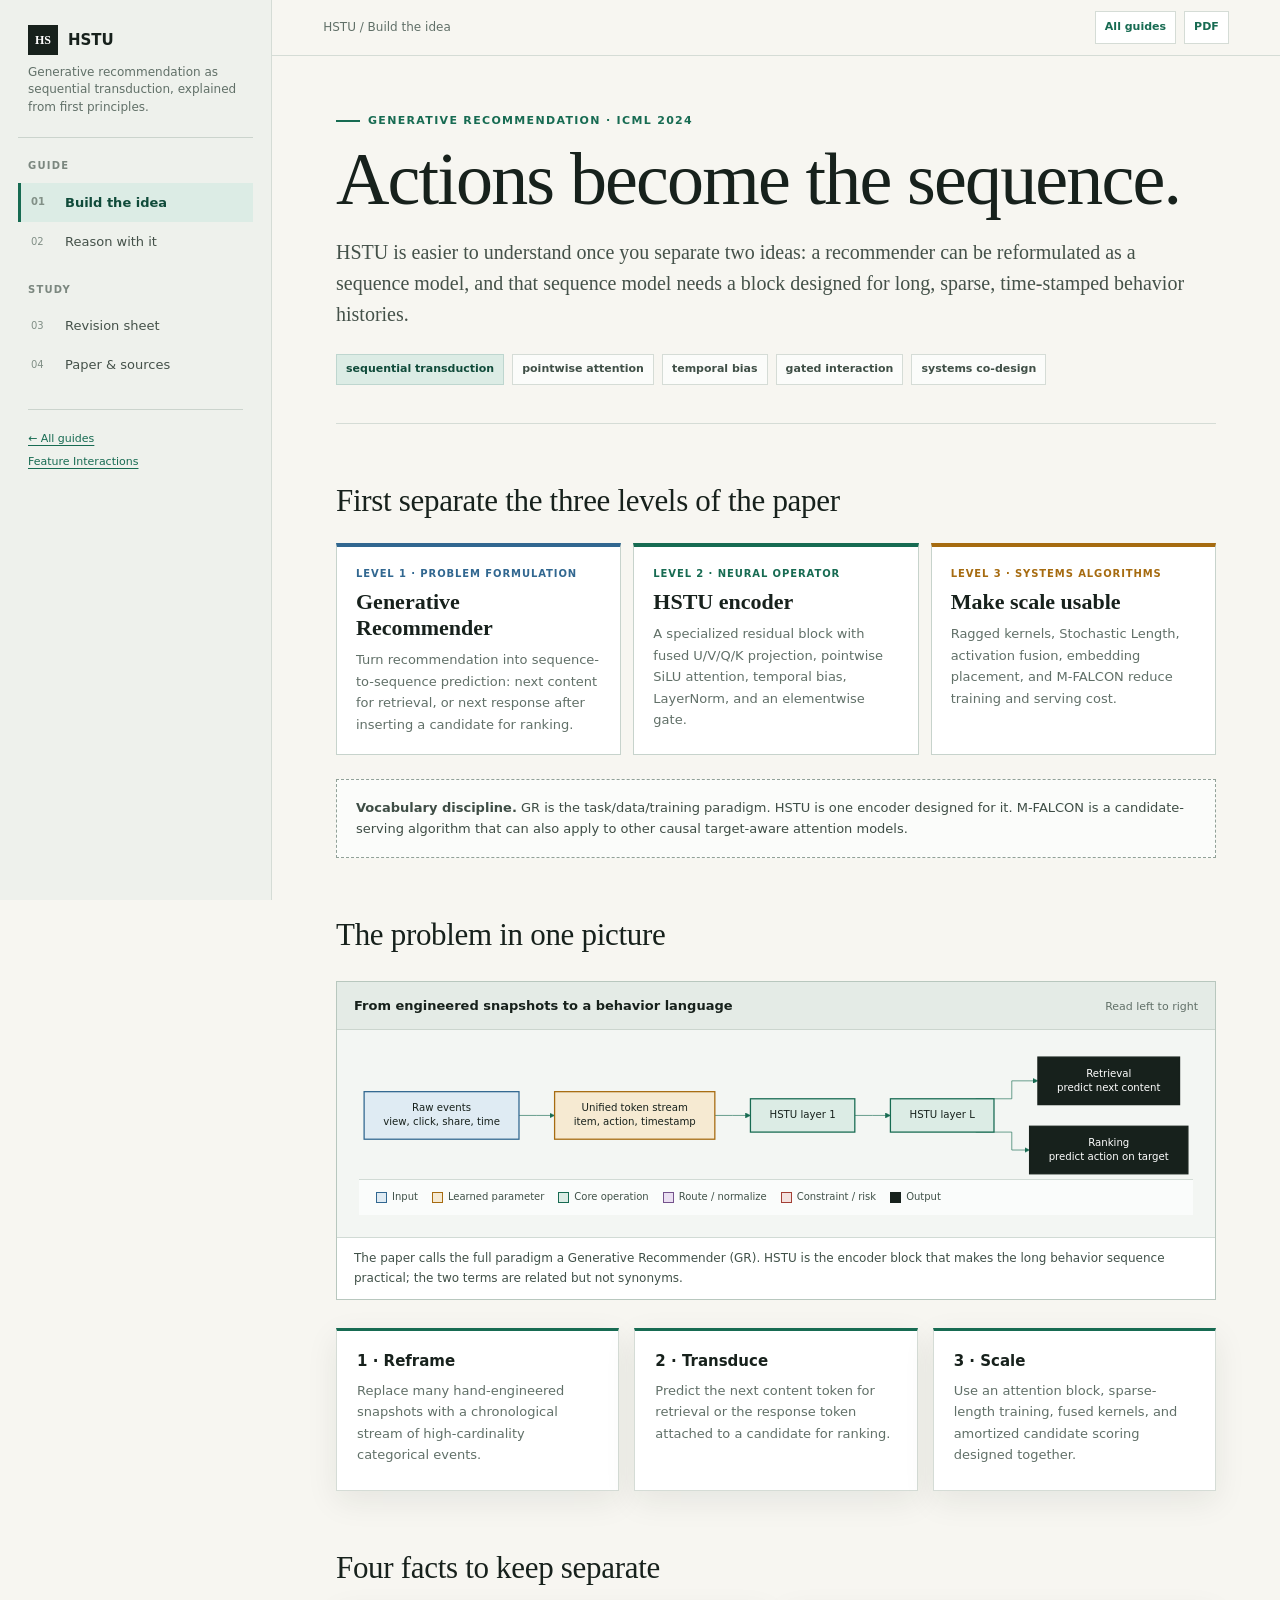
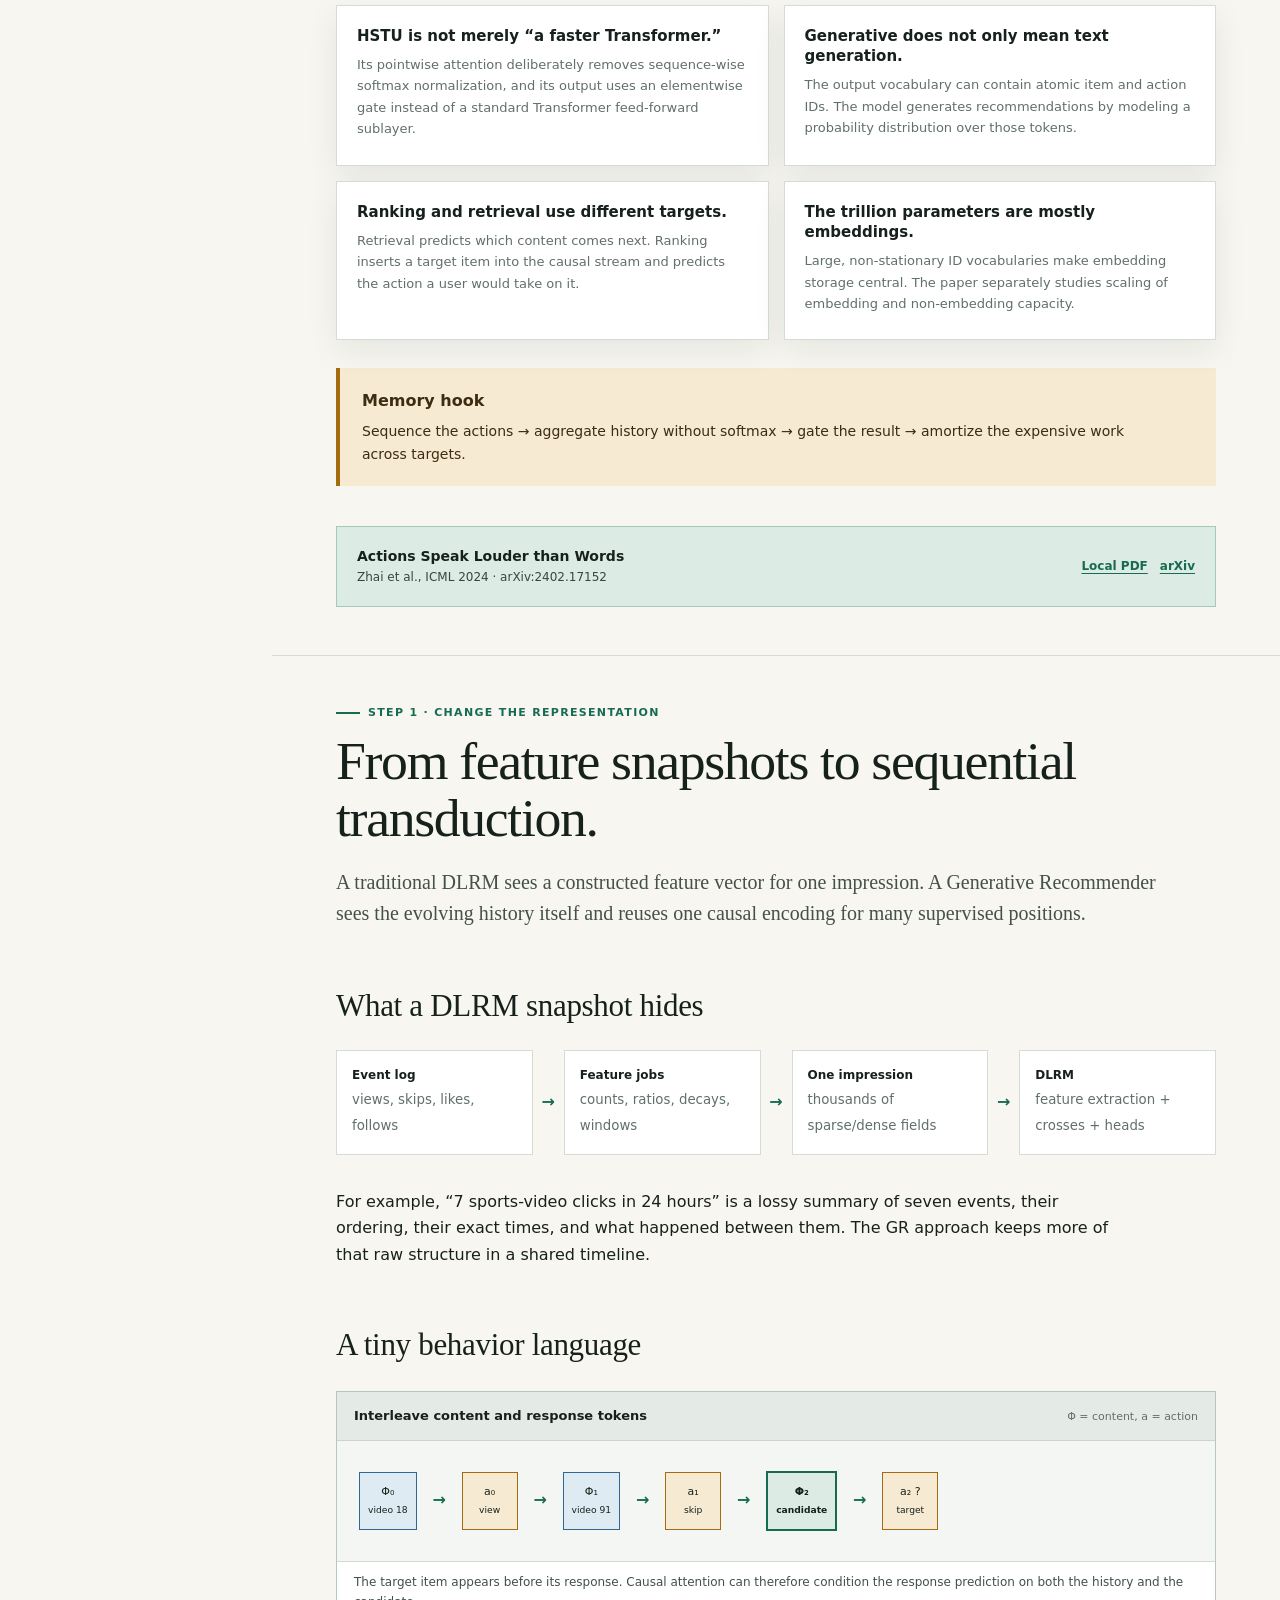
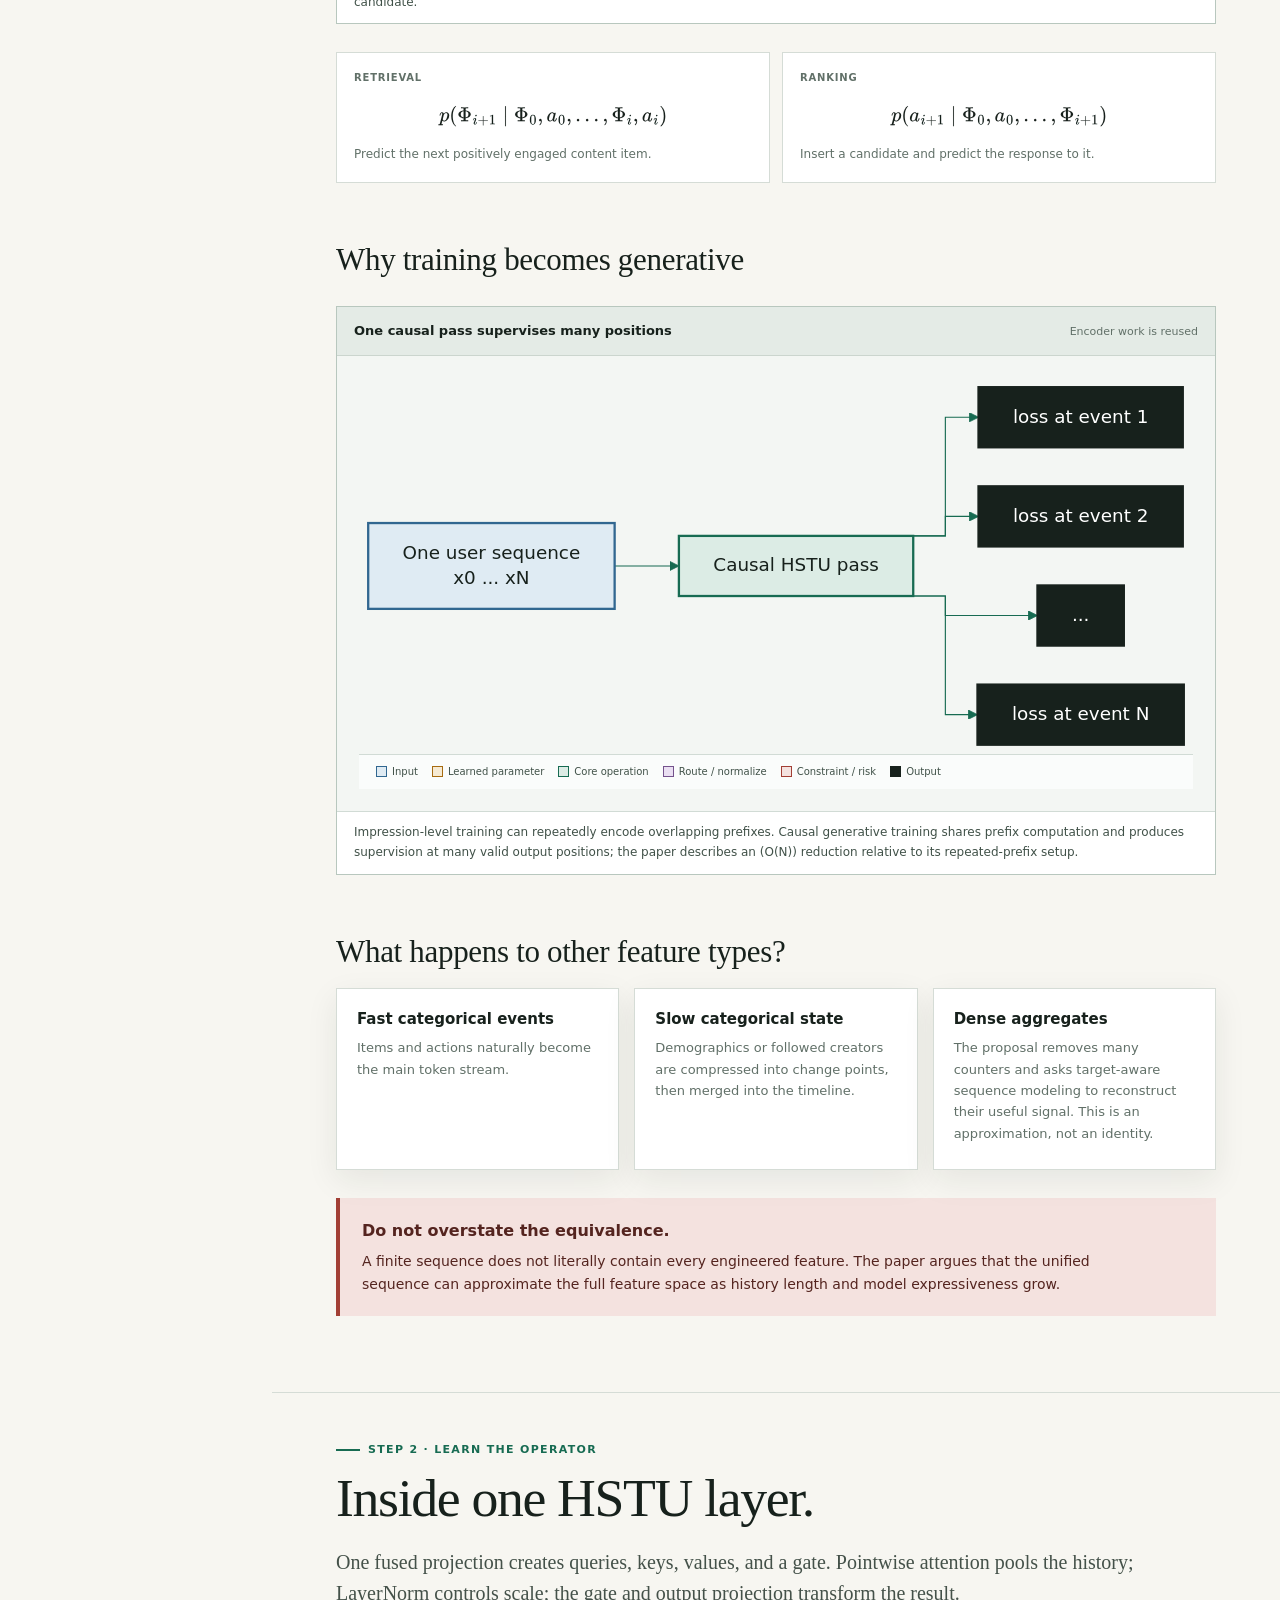
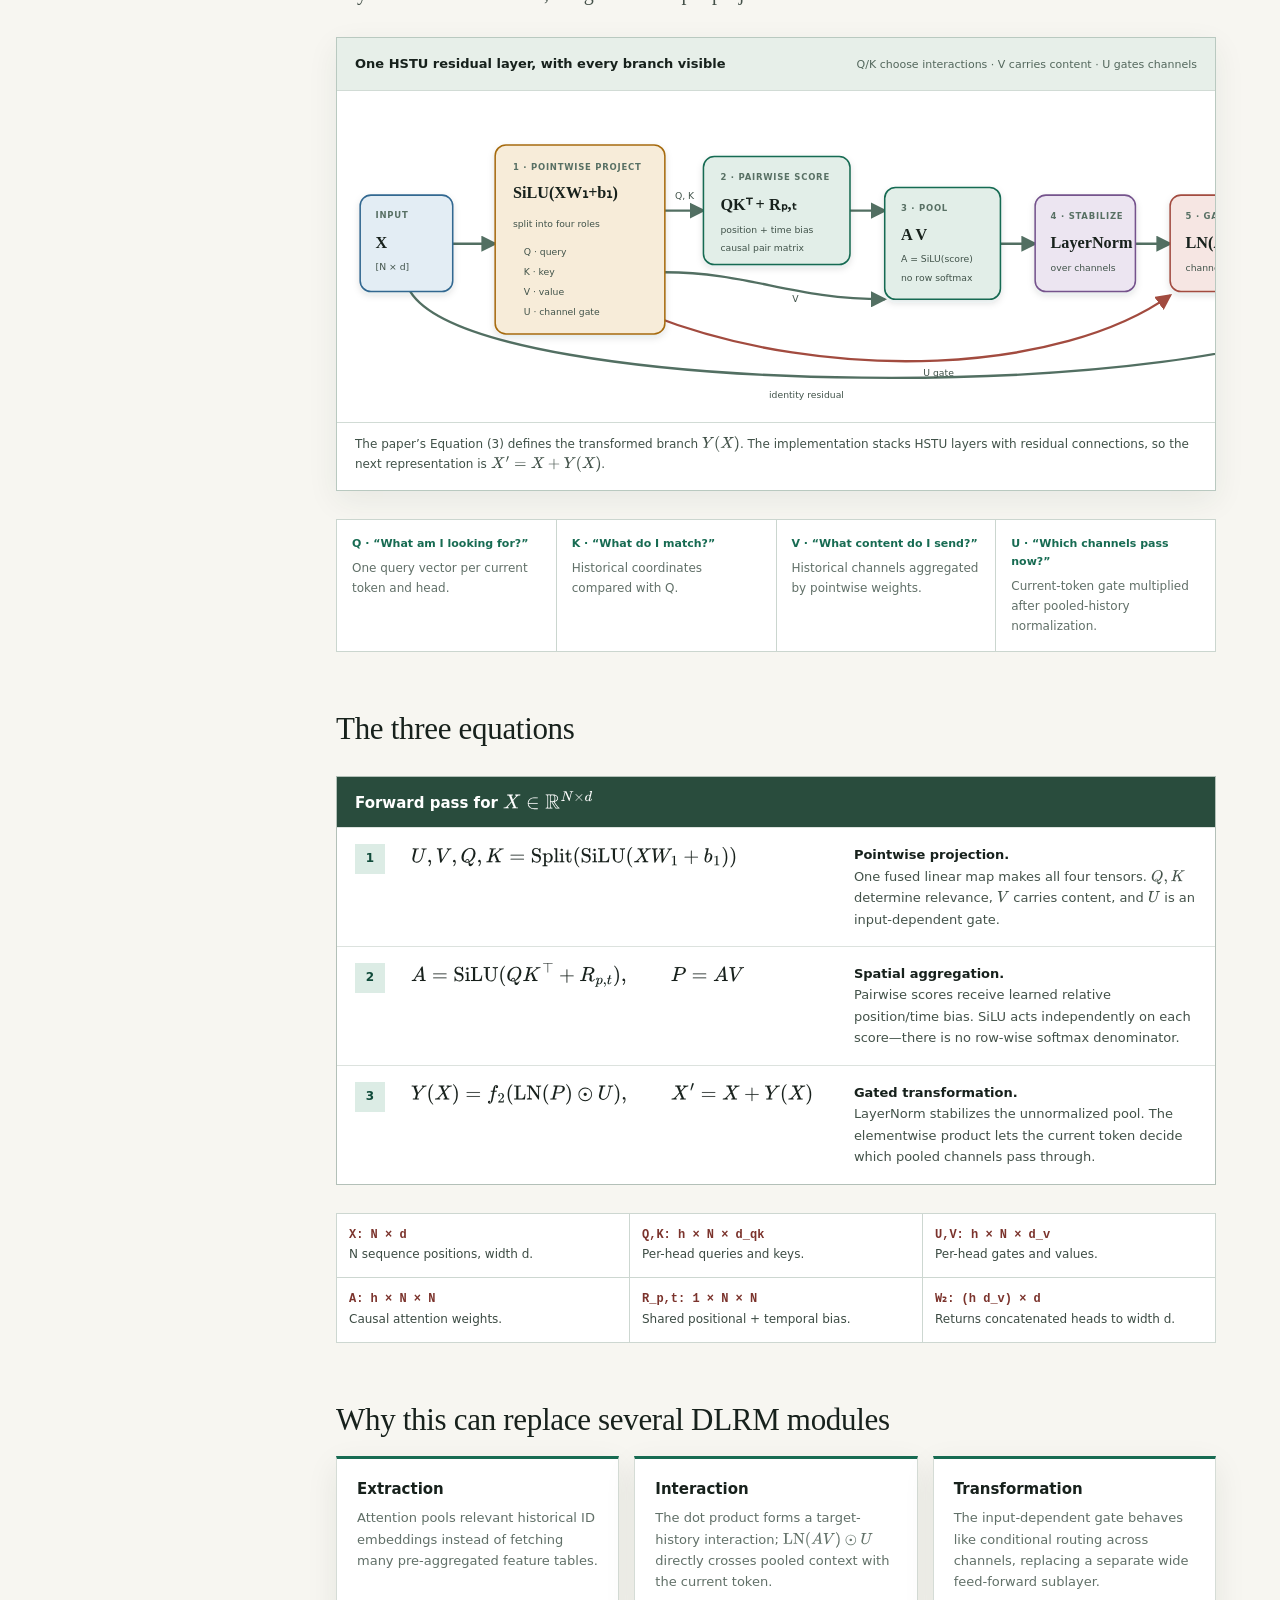
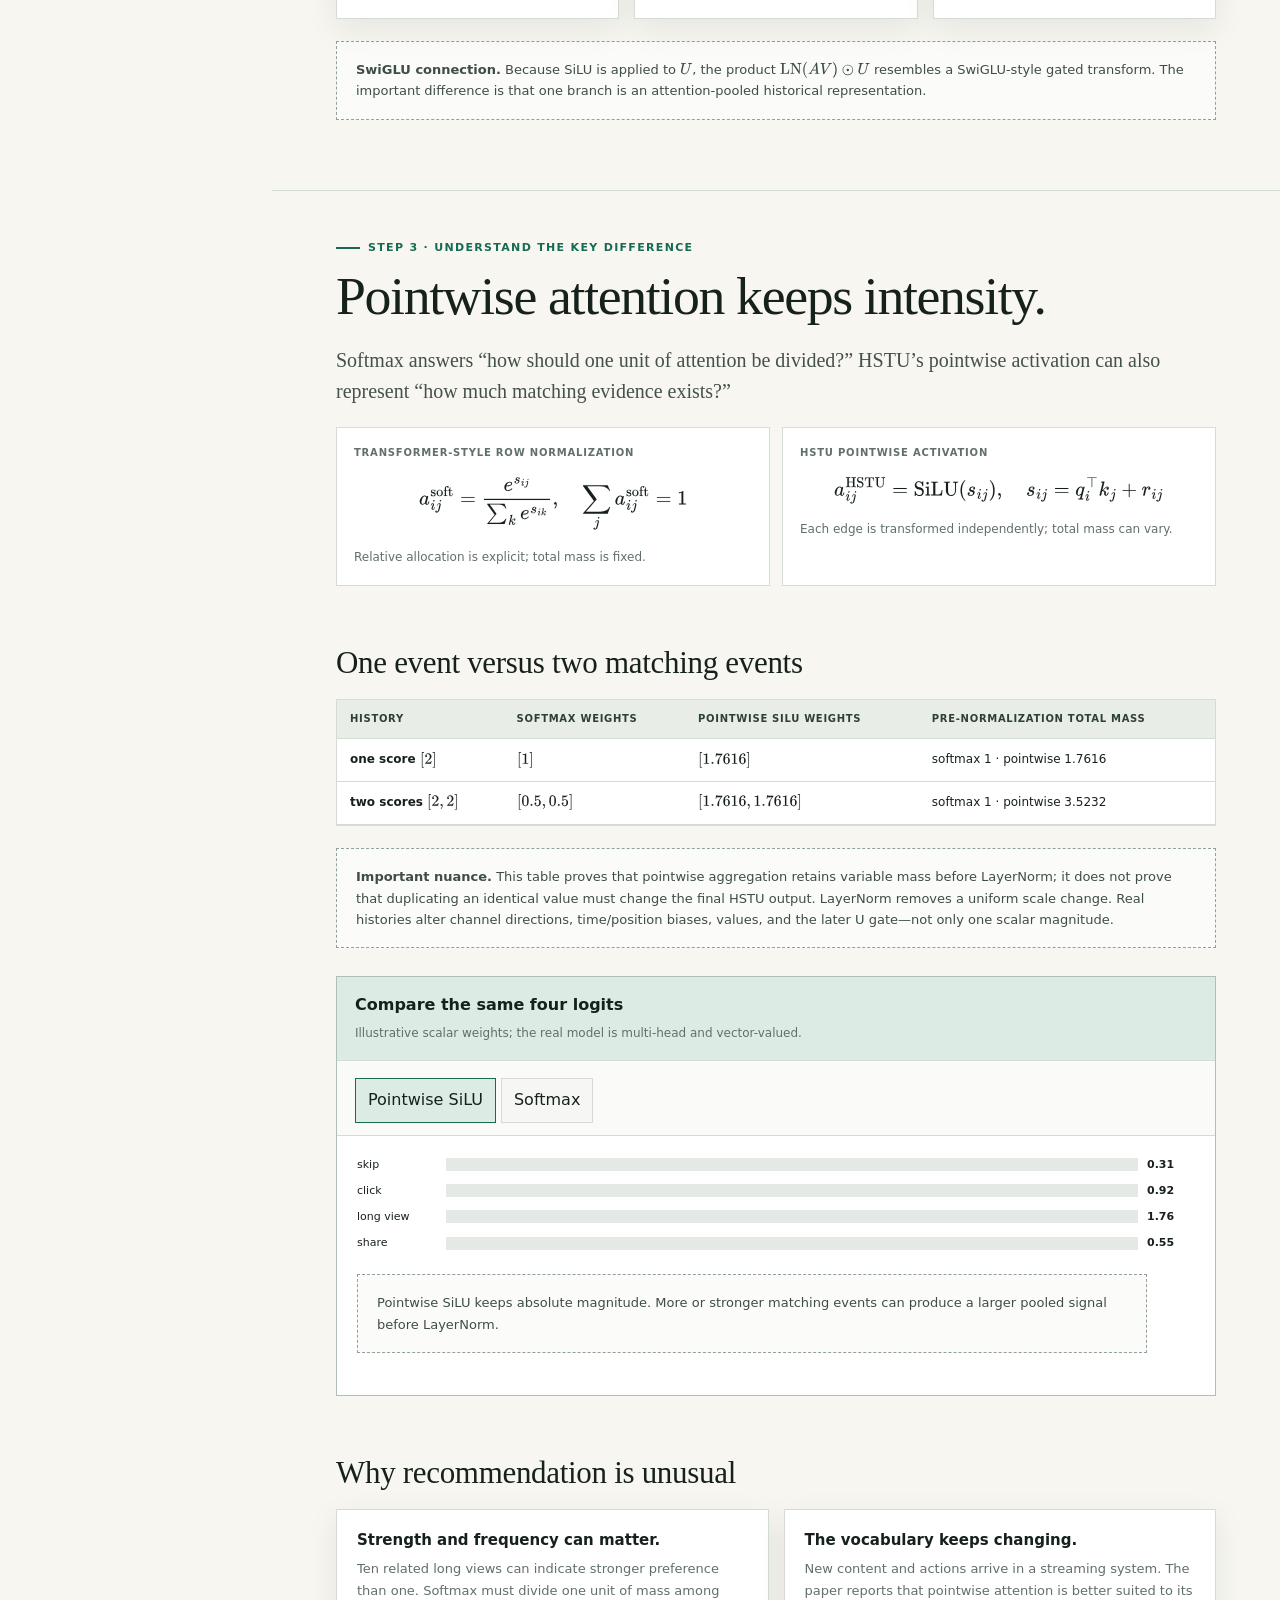
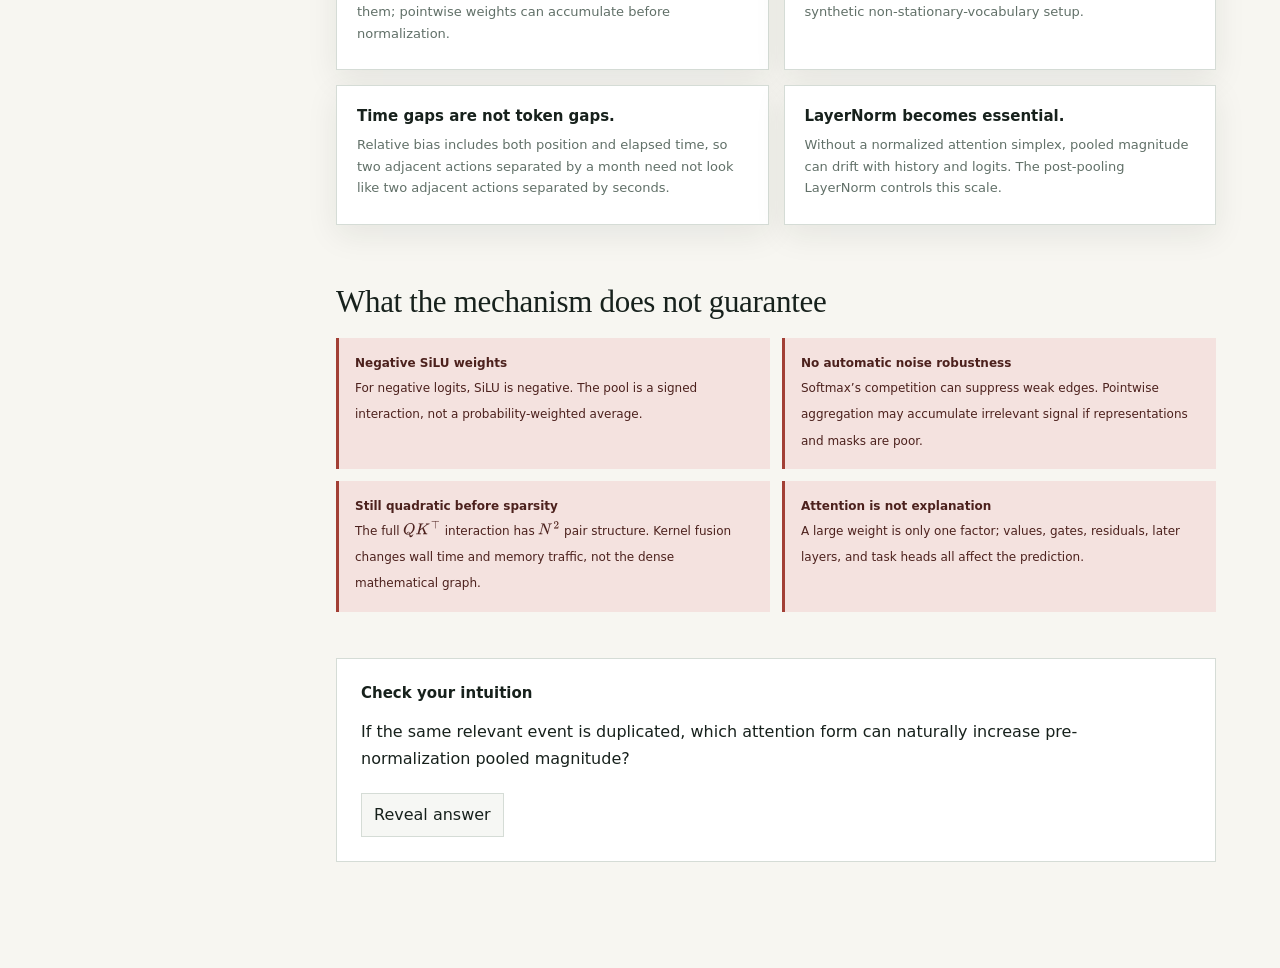
<file: ML - HSTU/index.html>
<!doctype html>
<html lang="en">
<head>
  <meta charset="utf-8">
  <meta name="viewport" content="width=device-width,initial-scale=1">
  <meta name="description" content="A from-scratch visual and mathematical guide to HSTU and generative recommendation.">
  <title>HSTU · Visual Field Guide</title>
  <script>
    window.MathJax = { tex: { inlineMath: [['\\(', '\\)']], displayMath: [['\\[', '\\]']] }, svg: { fontCache: 'global' }, startup: { typeset: false } };
  </script>
  <link rel="stylesheet" href="../assets/guide.css">
  <style>
    .tab:not(#overview) h1 { max-width: 850px; font-size: clamp(38px, 4.2vw, 56px); line-height: 1.06; }
    .story-levels {
      display: grid;
      grid-template-columns: repeat(3, minmax(0, 1fr));
      gap: 12px;
      margin: 24px 0;
    }
    .story-level {
      position: relative;
      padding: 19px;
      border: 1px solid #c7d3cc;
      border-top: 4px solid var(--level);
      background: white;
    }
    .story-level b { display: block; color: var(--level); font-size: 10px; letter-spacing: .09em; text-transform: uppercase; }
    .story-level strong { display: block; margin-top: 7px; font: 650 22px Georgia, serif; }
    .story-level p { margin: 8px 0 0; color: var(--muted); font-size: 13px; }
    .hstu-operator {
      overflow: hidden;
      margin: 28px 0;
      border: 1px solid #b9c9c0;
      background: white;
      box-shadow: 0 10px 30px rgba(31, 55, 43, .07);
    }
    .hstu-operator-head {
      display: flex;
      align-items: baseline;
      justify-content: space-between;
      gap: 18px;
      padding: 15px 18px;
      border-bottom: 1px solid #d1dbd5;
      background: #e7efe9;
    }
    .hstu-operator-head strong { font-size: 13px; }
    .hstu-operator-head span { color: #53675c; font-size: 11px; }
    .hstu-operator-scroll { overflow-x: auto; }
    .hstu-operator-scroll > svg { display: block; width: 100%; min-width: 1080px; height: auto; font-family: Inter, ui-sans-serif, system-ui, sans-serif; }
    .hstu-operator .box { stroke-width: 2; filter: url(#hstu-shadow); }
    .hstu-operator .input { fill: #e3edf4; stroke: #316790; }
    .hstu-operator .projection { fill: #f7ecd9; stroke: #a66b10; }
    .hstu-operator .attention { fill: #e2eee8; stroke: #176b52; }
    .hstu-operator .norm { fill: #ece5f1; stroke: #74528c; }
    .hstu-operator .gate { fill: #f6e6e3; stroke: #a24b3f; }
    .hstu-operator .output { fill: #17211c; stroke: #17211c; }
    .hstu-operator .wire { fill: none; stroke: #526f62; stroke-width: 3; marker-end: url(#hstu-arrow); }
    .hstu-operator .wire.gate-wire { stroke: #a24b3f; marker-end: url(#hstu-arrow-red); }
    .hstu-operator .kicker { fill: #587064; font-size: 11px; font-weight: 850; letter-spacing: .09em; }
    .hstu-operator .title { fill: #17211c; font-family: Georgia, serif; font-size: 21px; font-weight: 650; }
    .hstu-operator .copy { fill: #41534a; font-size: 12px; }
    .hstu-operator .output-text { fill: white; }
    .hstu-operator figcaption { padding: 12px 18px 15px; border-top: 1px solid #d1dbd5; color: #405148; font-size: 12px; }
    .role-strip {
      display: grid;
      grid-template-columns: repeat(4, minmax(0, 1fr));
      gap: 1px;
      margin: 22px 0;
      border: 1px solid #cbd6cf;
      background: #cbd6cf;
    }
    .role-strip > div { padding: 15px; background: white; }
    .role-strip b { display: block; color: var(--accent); font-size: 11px; }
    .role-strip p { margin: 6px 0 0; color: var(--muted); font-size: 12px; }
    .candidate-mask-wrap { overflow-x: auto; margin: 22px 0; }
    .candidate-mask {
      display: grid;
      grid-template-columns: 112px repeat(6, 72px);
      width: max-content;
      border-top: 1px solid #cbd5ce;
      border-left: 1px solid #cbd5ce;
    }
    .candidate-mask > div {
      display: grid;
      min-height: 52px;
      place-items: center;
      padding: 6px;
      border-right: 1px solid #cbd5ce;
      border-bottom: 1px solid #cbd5ce;
      background: white;
      font-size: 11px;
      text-align: center;
    }
    .candidate-mask .axis { background: #e9ede8; color: #4a5d52; font-size: 10px; font-weight: 800; }
    .candidate-mask .yes { background: #e1eee7; color: #176b52; font-weight: 900; }
    .candidate-mask .no { background: #f5e5e2; color: #a24b3f; font-weight: 900; }
    .candidate-mask .self { background: #f7ecd9; color: #8b5a0c; font-weight: 900; }
    .calc-list {
      max-width: 100%;
      overflow-x: auto;
      margin: 16px 0 22px;
      border: 1px solid #d1d9d4;
      background: white;
    }
    .calc-line {
      display: grid;
      grid-template-columns: 122px max-content;
      align-items: baseline;
      min-width: max-content;
      padding: 9px 13px;
      border-bottom: 1px solid #e2e7e4;
      font-size: 13px;
    }
    .calc-line:last-child { border-bottom: 0; }
    .calc-line strong { color: var(--accent-dark); }
    .calc-line mjx-container { margin: 0 !important; }
    @media (max-width: 820px) {
      .tab:not(#overview) h1 { font-size: 36px; }
      .story-levels, .role-strip { grid-template-columns: 1fr; }
      .hstu-operator { margin-right: -12px; margin-left: -12px; }
      .hstu-operator-head { align-items: flex-start; flex-direction: column; gap: 3px; }
      .hstu-operator-scroll > svg { min-width: 1180px; }
    }
  </style>
</head>
<body data-guide-title="HSTU" style="--accent:#176b52;--accent-dark:#104b3a;--accent-soft:#dcece5">
<div class="shell">
  <aside class="sidebar">
    <div class="brand">
      <div class="brand-mark"><span class="brand-icon">HS</span><span>HSTU</span></div>
      <p>Generative recommendation as sequential transduction, explained from first principles.</p>
    </div>
    <div class="nav-label">Guide</div>
    <button class="tab-btn active" data-tab="build" data-panels="overview,reframe,block,attention"><span class="num">01</span>Build the idea</button>
    <button class="tab-btn" data-tab="reason" data-panels="systems,worked,evidence"><span class="num">02</span>Reason with it</button>
    <div class="nav-label">Study</div>
    <button class="tab-btn" data-tab="revision"><span class="num">03</span>Revision sheet</button>
    <button class="tab-btn" data-tab="references"><span class="num">04</span>Paper &amp; sources</button>
    <div class="side-foot"><a href="../">← All guides</a><a href="../ML%20-%20Feature%20Interactions/">Feature Interactions</a></div>
  </aside>

  <main class="content">
    <header class="topbar">
      <select class="mobile-nav" aria-label="Choose section"></select>
      <span class="crumb" id="crumb">HSTU / Build the idea</span>
      <div class="top-actions"><a class="top-link" href="../">All guides</a><a class="top-link" href="papers/HSTU.pdf">PDF</a></div>
    </header>

    <section class="tab active" id="overview"><div class="page">
      <div class="eyebrow">Generative recommendation · ICML 2024</div>
      <h1>Actions become the sequence.</h1>
      <p class="lede">HSTU is easier to understand once you separate two ideas: a recommender can be reformulated as a sequence model, and that sequence model needs a block designed for long, sparse, time-stamped behavior histories.</p>
      <div class="meta-row"><span class="chip primary">sequential transduction</span><span class="chip">pointwise attention</span><span class="chip">temporal bias</span><span class="chip">gated interaction</span><span class="chip">systems co-design</span></div>
      <div class="hero-rule"></div>

      <h2>First separate the three levels of the paper</h2>
      <div class="story-levels">
        <div class="story-level" style="--level:#316790"><b>Level 1 · problem formulation</b><strong>Generative Recommender</strong><p>Turn recommendation into sequence-to-sequence prediction: next content for retrieval, or next response after inserting a candidate for ranking.</p></div>
        <div class="story-level" style="--level:#176b52"><b>Level 2 · neural operator</b><strong>HSTU encoder</strong><p>A specialized residual block with fused U/V/Q/K projection, pointwise SiLU attention, temporal bias, LayerNorm, and an elementwise gate.</p></div>
        <div class="story-level" style="--level:#a66b10"><b>Level 3 · systems algorithms</b><strong>Make scale usable</strong><p>Ragged kernels, Stochastic Length, activation fusion, embedding placement, and M-FALCON reduce training and serving cost.</p></div>
      </div>
      <div class="plain-note"><strong>Vocabulary discipline.</strong> GR is the task/data/training paradigm. HSTU is one encoder designed for it. M-FALCON is a candidate-serving algorithm that can also apply to other causal target-aware attention models.</div>

      <h2>The problem in one picture</h2>
      <figure class="diagram">
        <div class="diagram-head"><strong>From engineered snapshots to a behavior language</strong><span>Read left to right</span></div>
        <div class="diagram-body"><pre class="mermaid">
flowchart LR
  RAW["Raw events<br/>view, click, share, time"] --> SEQ["Unified token stream<br/>item, action, timestamp"]
  SEQ --> H1["HSTU layer 1"] --> HN["HSTU layer L"]
  HN --> RET["Retrieval<br/>predict next content"]
  HN --> RANK["Ranking<br/>predict action on target"]
  class RAW input; class SEQ param; class H1,HN op; class RET,RANK output;
  classDef input fill:#dfebf3,stroke:#316790,stroke-width:2px;
  classDef param fill:#f6ead2,stroke:#a66b10,stroke-width:2px;
  classDef op fill:#dcece5,stroke:#176b52,stroke-width:2px;
  classDef output fill:#17211c,color:#fff,stroke:#17211c,stroke-width:2px;
        </pre></div>
        <figcaption>The paper calls the full paradigm a Generative Recommender (GR). HSTU is the encoder block that makes the long behavior sequence practical; the two terms are related but not synonyms.</figcaption>
      </figure>

      <div class="grid3">
        <div class="concept"><h3>1 · Reframe</h3><p>Replace many hand-engineered snapshots with a chronological stream of high-cardinality categorical events.</p></div>
        <div class="concept"><h3>2 · Transduce</h3><p>Predict the next content token for retrieval or the response token attached to a candidate for ranking.</p></div>
        <div class="concept"><h3>3 · Scale</h3><p>Use an attention block, sparse-length training, fused kernels, and amortized candidate scoring designed together.</p></div>
      </div>

      <h2>Four facts to keep separate</h2>
      <div class="grid2">
        <div class="note"><h3>HSTU is not merely “a faster Transformer.”</h3><p>Its pointwise attention deliberately removes sequence-wise softmax normalization, and its output uses an elementwise gate instead of a standard Transformer feed-forward sublayer.</p></div>
        <div class="note"><h3>Generative does not only mean text generation.</h3><p>The output vocabulary can contain atomic item and action IDs. The model generates recommendations by modeling a probability distribution over those tokens.</p></div>
        <div class="note"><h3>Ranking and retrieval use different targets.</h3><p>Retrieval predicts which content comes next. Ranking inserts a target item into the causal stream and predicts the action a user would take on it.</p></div>
        <div class="note"><h3>The trillion parameters are mostly embeddings.</h3><p>Large, non-stationary ID vocabularies make embedding storage central. The paper separately studies scaling of embedding and non-embedding capacity.</p></div>
      </div>

      <div class="callout"><strong>Memory hook</strong><p>Sequence the actions → aggregate history without softmax → gate the result → amortize the expensive work across targets.</p></div>
      <div class="paper"><div><strong>Actions Speak Louder than Words</strong>Zhai et al., ICML 2024 · arXiv:2402.17152</div><div class="paper-links"><a href="papers/HSTU.pdf">Local PDF</a><a href="https://arxiv.org/abs/2402.17152">arXiv</a></div></div>
    </div></section>

    <section class="tab" id="reframe"><div class="page">
      <div class="eyebrow">Step 1 · Change the representation</div>
      <h1>From feature snapshots to sequential transduction.</h1>
      <p class="lede">A traditional DLRM sees a constructed feature vector for one impression. A Generative Recommender sees the evolving history itself and reuses one causal encoding for many supervised positions.</p>

      <h2>What a DLRM snapshot hides</h2>
      <div class="pipeline">
        <div class="stage"><strong>Event log</strong><small>views, skips, likes, follows</small></div><div class="arrow">→</div>
        <div class="stage"><strong>Feature jobs</strong><small>counts, ratios, decays, windows</small></div><div class="arrow">→</div>
        <div class="stage"><strong>One impression</strong><small>thousands of sparse/dense fields</small></div><div class="arrow">→</div>
        <div class="stage"><strong>DLRM</strong><small>feature extraction + crosses + heads</small></div>
      </div>
      <p>For example, “7 sports-video clicks in 24 hours” is a lossy summary of seven events, their ordering, their exact times, and what happened between them. The GR approach keeps more of that raw structure in a shared timeline.</p>

      <h2>A tiny behavior language</h2>
      <div class="diagram">
        <div class="diagram-head"><strong>Interleave content and response tokens</strong><span>Φ = content, a = action</span></div>
        <div class="diagram-body">
          <div class="token-stream" aria-label="Interleaved content and action token sequence">
            <span class="token item">Φ₀<br><small>video 18</small></span><span class="arrow">→</span><span class="token action">a₀<br><small>view</small></span><span class="arrow">→</span>
            <span class="token item">Φ₁<br><small>video 91</small></span><span class="arrow">→</span><span class="token action">a₁<br><small>skip</small></span><span class="arrow">→</span>
            <span class="token target">Φ₂<br><small>candidate</small></span><span class="arrow">→</span><span class="token action">a₂ ?<br><small>target</small></span>
          </div>
        </div>
        <div class="diagram-caption">The target item appears before its response. Causal attention can therefore condition the response prediction on both the history and the candidate.</div>
      </div>

      <div class="formula-grid">
        <div class="formula-card"><b>Retrieval</b>\[p(\Phi_{i+1}\mid \Phi_0,a_0,\ldots,\Phi_i,a_i)\]<p>Predict the next positively engaged content item.</p></div>
        <div class="formula-card"><b>Ranking</b>\[p(a_{i+1}\mid \Phi_0,a_0,\ldots,\Phi_{i+1})\]<p>Insert a candidate and predict the response to it.</p></div>
      </div>

      <h2>Why training becomes generative</h2>
      <figure class="diagram">
        <div class="diagram-head"><strong>One causal pass supervises many positions</strong><span>Encoder work is reused</span></div>
        <div class="diagram-body"><pre class="mermaid">
flowchart LR
  S["One user sequence<br/>x0 ... xN"] --> MASK["Causal HSTU pass"]
  MASK --> P1["loss at event 1"]
  MASK --> P2["loss at event 2"]
  MASK --> PD["..."]
  MASK --> PN["loss at event N"]
  class S input; class MASK op; class P1,P2,PD,PN output;
  classDef input fill:#dfebf3,stroke:#316790,stroke-width:2px;
  classDef op fill:#dcece5,stroke:#176b52,stroke-width:2px;
  classDef output fill:#17211c,color:#fff,stroke:#17211c,stroke-width:2px;
        </pre></div>
        <figcaption>Impression-level training can repeatedly encode overlapping prefixes. Causal generative training shares prefix computation and produces supervision at many valid output positions; the paper describes an (O(N)) reduction relative to its repeated-prefix setup.</figcaption>
      </figure>

      <h2>What happens to other feature types?</h2>
      <div class="grid3">
        <div class="card"><h3>Fast categorical events</h3><p>Items and actions naturally become the main token stream.</p></div>
        <div class="card"><h3>Slow categorical state</h3><p>Demographics or followed creators are compressed into change points, then merged into the timeline.</p></div>
        <div class="card"><h3>Dense aggregates</h3><p>The proposal removes many counters and asks target-aware sequence modeling to reconstruct their useful signal. This is an approximation, not an identity.</p></div>
      </div>
      <div class="callout red"><strong>Do not overstate the equivalence.</strong><p>A finite sequence does not literally contain every engineered feature. The paper argues that the unified sequence can approximate the full feature space as history length and model expressiveness grow.</p></div>
    </div></section>

    <section class="tab" id="block"><div class="page">
      <div class="eyebrow">Step 2 · Learn the operator</div>
      <h1>Inside one HSTU layer.</h1>
      <p class="lede">One fused projection creates queries, keys, values, and a gate. Pointwise attention pools the history; LayerNorm controls scale; the gate and output projection transform the result.</p>

      <figure class="hstu-operator" aria-labelledby="hstu-operator-title">
        <div class="hstu-operator-head"><strong id="hstu-operator-title">One HSTU residual layer, with every branch visible</strong><span>Q/K choose interactions · V carries content · U gates channels</span></div>
        <div class="hstu-operator-scroll" tabindex="0" aria-label="Scrollable HSTU operator diagram">
          <svg viewBox="0 0 1400 430" role="img" aria-labelledby="hstu-svg-title hstu-svg-desc">
            <title id="hstu-svg-title">Complete HSTU residual layer</title>
            <desc id="hstu-svg-desc">Input X is projected with a linear layer and SiLU into U, V, Q, and K. Q and K form pointwise attention with relative bias, V is pooled, the result is layer normalized and multiplied by U, then projected and added to X.</desc>
            <defs>
              <filter id="hstu-shadow" x="-20%" y="-20%" width="140%" height="150%"><feDropShadow dx="0" dy="4" stdDeviation="5" flood-color="#1e3228" flood-opacity=".12"/></filter>
              <marker id="hstu-arrow" viewBox="0 0 10 10" refX="8.5" refY="5" markerWidth="7" markerHeight="7" orient="auto"><path d="M0 0L10 5L0 10z" fill="#526f62"/></marker>
              <marker id="hstu-arrow-red" viewBox="0 0 10 10" refX="8.5" refY="5" markerWidth="7" markerHeight="7" orient="auto"><path d="M0 0L10 5L0 10z" fill="#a24b3f"/></marker>
            </defs>
            <path class="wire" d="M150 198H205"/>
            <path class="wire" d="M425 155H475"/>
            <path class="wire" d="M665 155H710"/>
            <path class="wire" d="M860 198H905"/>
            <path class="wire" d="M1035 198H1080"/>
            <path class="wire" d="M1220 198H1260"/>
            <path class="wire" d="M425 235C535 235 590 270 710 270"/>
            <path class="wire gate-wire" d="M405 290C640 382 940 365 1080 265"/>
            <path class="wire" d="M95 260C185 405 1160 405 1310 283"/>
            <text class="copy" x="438" y="140">Q, K</text>
            <text class="copy" x="590" y="274">V</text>
            <text class="copy" x="760" y="369">U gate</text>
            <text class="copy" x="560" y="398">identity residual</text>

            <rect class="box input" x="30" y="135" width="120" height="125" rx="14"/>
            <text class="kicker" x="50" y="165">INPUT</text>
            <text class="title" x="50" y="203">X</text>
            <text class="copy" x="50" y="232">[N × d]</text>

            <rect class="box projection" x="205" y="70" width="220" height="245" rx="14"/>
            <text class="kicker" x="228" y="102">1 · POINTWISE PROJECT</text>
            <text class="title" x="228" y="139">SiLU(XW₁+b₁)</text>
            <text class="copy" x="228" y="176">split into four roles</text>
            <text class="copy" x="242" y="212">Q · query</text>
            <text class="copy" x="242" y="238">K · key</text>
            <text class="copy" x="242" y="264">V · value</text>
            <text class="copy" x="242" y="290">U · channel gate</text>

            <rect class="box attention" x="475" y="85" width="190" height="140" rx="14"/>
            <text class="kicker" x="497" y="116">2 · PAIRWISE SCORE</text>
            <text class="title" x="497" y="154">QKᵀ + Rₚ,ₜ</text>
            <text class="copy" x="497" y="184">position + time bias</text>
            <text class="copy" x="497" y="207">causal pair matrix</text>

            <rect class="box attention" x="710" y="125" width="150" height="145" rx="14"/>
            <text class="kicker" x="731" y="155">3 · POOL</text>
            <text class="title" x="731" y="193">A V</text>
            <text class="copy" x="731" y="222">A = SiLU(score)</text>
            <text class="copy" x="731" y="246">no row softmax</text>

            <rect class="box norm" x="905" y="135" width="130" height="125" rx="14"/>
            <text class="kicker" x="925" y="166">4 · STABILIZE</text>
            <text class="title" x="925" y="204">LayerNorm</text>
            <text class="copy" x="925" y="233">over channels</text>

            <rect class="box gate" x="1080" y="135" width="140" height="125" rx="14"/>
            <text class="kicker" x="1100" y="166">5 · GATE</text>
            <text class="title" x="1100" y="204">LN(AV) ⊙ U</text>
            <text class="copy" x="1100" y="233">channelwise</text>

            <rect class="box output" x="1260" y="120" width="120" height="155" rx="14"/>
            <text class="kicker output-text" x="1279" y="151">6 · RETURN</text>
            <text class="title output-text" x="1279" y="187">f₂ + X</text>
            <text class="copy output-text" x="1279" y="218">output linear</text>
            <text class="copy output-text" x="1279" y="242">plus residual</text>
          </svg>
        </div>
        <figcaption>The paper’s Equation (3) defines the transformed branch \(Y(X)\). The implementation stacks HSTU layers with residual connections, so the next representation is \(X'=X+Y(X)\).</figcaption>
      </figure>

      <div class="role-strip">
        <div><b>Q · “What am I looking for?”</b><p>One query vector per current token and head.</p></div>
        <div><b>K · “What do I match?”</b><p>Historical coordinates compared with Q.</p></div>
        <div><b>V · “What content do I send?”</b><p>Historical channels aggregated by pointwise weights.</p></div>
        <div><b>U · “Which channels pass now?”</b><p>Current-token gate multiplied after pooled-history normalization.</p></div>
      </div>

      <h2>The three equations</h2>
      <div class="derivation">
        <h3>Forward pass for \(X\in\mathbb{R}^{N\times d}\)</h3>
        <div class="derivation-step"><div class="step-no">1</div><div class="step-formula">\[U,V,Q,K=\operatorname{Split}(\operatorname{SiLU}(XW_1+b_1))\]</div><div class="step-explain"><strong>Pointwise projection.</strong>One fused linear map makes all four tensors. \(Q,K\) determine relevance, \(V\) carries content, and \(U\) is an input-dependent gate.</div></div>
        <div class="derivation-step"><div class="step-no">2</div><div class="step-formula">\[A=\operatorname{SiLU}(QK^\top+R_{p,t}),\qquad P=AV\]</div><div class="step-explain"><strong>Spatial aggregation.</strong>Pairwise scores receive learned relative position/time bias. SiLU acts independently on each score—there is no row-wise softmax denominator.</div></div>
        <div class="derivation-step"><div class="step-no">3</div><div class="step-formula">\[Y(X)=f_2\!\left(\operatorname{LN}(P)\odot U\right),\qquad X'=X+Y(X)\]</div><div class="step-explain"><strong>Gated transformation.</strong>LayerNorm stabilizes the unnormalized pool. The elementwise product lets the current token decide which pooled channels pass through.</div></div>
      </div>

      <div class="symbols">
        <div class="symbol"><code>X: N × d</code>N sequence positions, width d.</div>
        <div class="symbol"><code>Q,K: h × N × d_qk</code>Per-head queries and keys.</div>
        <div class="symbol"><code>U,V: h × N × d_v</code>Per-head gates and values.</div>
        <div class="symbol"><code>A: h × N × N</code>Causal attention weights.</div>
        <div class="symbol"><code>R_p,t: 1 × N × N</code>Shared positional + temporal bias.</div>
        <div class="symbol"><code>W₂: (h d_v) × d</code>Returns concatenated heads to width d.</div>
      </div>

      <h2>Why this can replace several DLRM modules</h2>
      <div class="grid3">
        <div class="concept"><h3>Extraction</h3><p>Attention pools relevant historical ID embeddings instead of fetching many pre-aggregated feature tables.</p></div>
        <div class="concept"><h3>Interaction</h3><p>The dot product forms a target-history interaction; \(\operatorname{LN}(AV)\odot U\) directly crosses pooled context with the current token.</p></div>
        <div class="concept"><h3>Transformation</h3><p>The input-dependent gate behaves like conditional routing across channels, replacing a separate wide feed-forward sublayer.</p></div>
      </div>
      <div class="plain-note"><strong>SwiGLU connection.</strong> Because SiLU is applied to \(U\), the product \(\operatorname{LN}(AV)\odot U\) resembles a SwiGLU-style gated transform. The important difference is that one branch is an attention-pooled historical representation.</div>
    </div></section>

    <section class="tab" id="attention"><div class="page">
      <div class="eyebrow">Step 3 · Understand the key difference</div>
      <h1>Pointwise attention keeps intensity.</h1>
      <p class="lede">Softmax answers “how should one unit of attention be divided?” HSTU’s pointwise activation can also represent “how much matching evidence exists?”</p>

      <div class="formula-grid">
        <div class="formula-card"><b>Transformer-style row normalization</b>\[a_{ij}^{\text{soft}}=\frac{e^{s_{ij}}}{\sum_k e^{s_{ik}}},\quad \sum_j a_{ij}^{\text{soft}}=1\]<p>Relative allocation is explicit; total mass is fixed.</p></div>
        <div class="formula-card"><b>HSTU pointwise activation</b>\[a_{ij}^{\text{HSTU}}=\operatorname{SiLU}(s_{ij}),\quad s_{ij}=q_i^\top k_j+r_{ij}\]<p>Each edge is transformed independently; total mass can vary.</p></div>
      </div>

      <h2>One event versus two matching events</h2>
      <div class="table-wrap"><table><thead><tr><th>History</th><th>Softmax weights</th><th>Pointwise SiLU weights</th><th>Pre-normalization total mass</th></tr></thead><tbody>
        <tr><td>one score \([2]\)</td><td>\([1]\)</td><td>\([1.7616]\)</td><td>softmax 1 · pointwise 1.7616</td></tr>
        <tr><td>two scores \([2,2]\)</td><td>\([0.5,0.5]\)</td><td>\([1.7616,1.7616]\)</td><td>softmax 1 · pointwise 3.5232</td></tr>
      </tbody></table></div>
      <div class="plain-note"><strong>Important nuance.</strong> This table proves that pointwise aggregation retains variable mass before LayerNorm; it does not prove that duplicating an identical value must change the final HSTU output. LayerNorm removes a uniform scale change. Real histories alter channel directions, time/position biases, values, and the later U gate—not only one scalar magnitude.</div>

      <div class="interactive" data-attention-demo>
        <div class="interactive-head"><strong>Compare the same four logits</strong><span>Illustrative scalar weights; the real model is multi-head and vector-valued.</span></div>
        <div class="interactive-controls"><button class="demo-btn active" data-attention-mode="pointwise">Pointwise SiLU</button><button class="demo-btn" data-attention-mode="softmax">Softmax</button></div>
        <div class="interactive-body"><div class="bar-list"></div><p class="plain-note" data-attention-note></p></div>
      </div>

      <h2>Why recommendation is unusual</h2>
      <div class="grid2">
        <div class="note"><h3>Strength and frequency can matter.</h3><p>Ten related long views can indicate stronger preference than one. Softmax must divide one unit of mass among them; pointwise weights can accumulate before normalization.</p></div>
        <div class="note"><h3>The vocabulary keeps changing.</h3><p>New content and actions arrive in a streaming system. The paper reports that pointwise attention is better suited to its synthetic non-stationary-vocabulary setup.</p></div>
        <div class="note"><h3>Time gaps are not token gaps.</h3><p>Relative bias includes both position and elapsed time, so two adjacent actions separated by a month need not look like two adjacent actions separated by seconds.</p></div>
        <div class="note"><h3>LayerNorm becomes essential.</h3><p>Without a normalized attention simplex, pooled magnitude can drift with history and logits. The post-pooling LayerNorm controls this scale.</p></div>
      </div>

      <h2>What the mechanism does not guarantee</h2>
      <div class="caveats">
        <div class="caveat"><b>Negative SiLU weights</b><span>For negative logits, SiLU is negative. The pool is a signed interaction, not a probability-weighted average.</span></div>
        <div class="caveat"><b>No automatic noise robustness</b><span>Softmax’s competition can suppress weak edges. Pointwise aggregation may accumulate irrelevant signal if representations and masks are poor.</span></div>
        <div class="caveat"><b>Still quadratic before sparsity</b><span>The full \(QK^\top\) interaction has \(N^2\) pair structure. Kernel fusion changes wall time and memory traffic, not the dense mathematical graph.</span></div>
        <div class="caveat"><b>Attention is not explanation</b><span>A large weight is only one factor; values, gates, residuals, later layers, and task heads all affect the prediction.</span></div>
      </div>

      <div class="quiz"><h3>Check your intuition</h3><p>If the same relevant event is duplicated, which attention form can naturally increase pre-normalization pooled magnitude?</p><button data-answer="hstu-q-attn">Reveal answer</button><div class="answer" id="hstu-q-attn">Pointwise attention. Softmax renormalizes the row to sum to one, so duplication redistributes a fixed mass. HSTU applies SiLU edge by edge and can accumulate both copies, though LayerNorm later controls representation scale.</div></div>
    </div></section>

    <section class="tab" id="systems"><div class="page">
      <div class="eyebrow">Step 4 · Make long histories affordable</div>
      <h1>The architecture and the system are one design.</h1>
      <p class="lede">HSTU’s quality story depends on long sequences. Its engineering story is therefore not optional: ragged kernels, stochastic length, memory reduction, embedding sharding, and candidate-cost amortization are part of the proposal.</p>

      <h2>Four scaling levers</h2>
      <div class="grid4">
        <div class="concept"><h3>Ragged attention</h3><p>Operate on each user’s true history length instead of padding every sample to the maximum.</p></div>
        <div class="concept"><h3>Stochastic Length</h3><p>Subsample very long, repetitive histories during training to reduce expected pair cost.</p></div>
        <div class="concept"><h3>Fused activation path</h3><p>Fuse projection, nonlinearity, normalization, dropout, and output work to reduce stored intermediates.</p></div>
        <div class="concept"><h3>M-FALCON</h3><p>Microbatch candidates so expensive history computation is shared during target-aware ranking.</p></div>
      </div>

      <h2>Stochastic Length in one equation</h2>
      <div class="math"><span class="label">Paper’s asymptotic result</span>\[\text{dense attention cost } O(N^2d)\quad\longrightarrow\quad \text{expected SL cost }O(N^{\alpha}d),\qquad 1&lt;\alpha\le 2\]</div>
      <p>For users below a length threshold, keep the full history. For longer users, sample a shorter subsequence with a probability chosen so the expected cost follows the desired exponent. Lower \(\alpha\) means more aggressive sparsification. It is a training-time approximation and must be validated for quality.</p>

      <h2>Activation memory</h2>
      <div class="grid2">
        <div class="metric"><b>14d</b><small>HSTU intermediate activation states per layer in the paper’s bfloat16 accounting</small><p>Two external linear layers plus compact Q/K/U/V and gated outputs.</p></div>
        <div class="metric"><b>33d</b><small>Transformer comparison under the paper’s standard width assumptions</small><p>Attention plus a conventional (4d) feed-forward block and associated intermediates.</p></div>
      </div>
      <div class="callout"><strong>These are model-accounting figures, not universal profiler outputs.</strong><p>Actual peak memory depends on recomputation, kernel implementation, tensor parallelism, allocator behavior, precision, and the exact Transformer baseline.</p></div>

      <h2>Serving many candidate targets</h2>
      <p>M-FALCON appends a microbatch of \(b_m\) candidates to one history. A modified mask lets every candidate read the history and itself, while forbidding candidate \(c_i\) from reading any other candidate \(c_j\). The final \(b_m\) states are therefore identical to \(b_m\) separate target-aware passes, but history work is shared.</p>

      <div class="candidate-mask-wrap">
        <div class="candidate-mask" aria-label="M-FALCON candidate attention mask">
          <div class="axis">query \ key</div><div class="axis">history 1</div><div class="axis">history 2</div><div class="axis">history 3</div><div class="axis">candidate 0</div><div class="axis">candidate 1</div><div class="axis">candidate 2</div>
          <div class="axis">candidate 0</div><div class="yes">✓</div><div class="yes">✓</div><div class="yes">✓</div><div class="self">self</div><div class="no">×</div><div class="no">×</div>
          <div class="axis">candidate 1</div><div class="yes">✓</div><div class="yes">✓</div><div class="yes">✓</div><div class="no">×</div><div class="self">self</div><div class="no">×</div>
          <div class="axis">candidate 2</div><div class="yes">✓</div><div class="yes">✓</div><div class="yes">✓</div><div class="no">×</div><div class="no">×</div><div class="self">self</div>
        </div>
      </div>
      <div class="diagram-caption">Green cells read shared history. Red off-diagonal cells prevent candidates from leaking information into one another. Gold is each candidate’s own token.</div>

      <div class="grid3">
        <div class="concept"><h3>1 · Batch candidates</h3><p>One first pass over \(n+b_m\) tokens replaces \(b_m\) passes over \(n+1\) tokens.</p></div>
        <div class="concept"><h3>2 · Cache history K/V</h3><p>Across later microbatches, reuse every layer’s history keys and values instead of re-encoding them.</p></div>
        <div class="concept"><h3>3 · Compute candidate rows</h3><p>Only candidate U/Q/K/V and candidate-to-history interactions are new for each cached pass.</p></div>
      </div>

      <div class="formula-grid">
        <div class="formula-card"><b>Separate target-aware passes</b>\[O(mn^2d)\]<p>Repeat the whole length-\(n\) encoder for every candidate.</p></div>
        <div class="formula-card"><b>One microbatch</b>\[O((n+b_m)^2d)\approx O(n^2d)\quad\text{when }b_m=O(n)\]<p>Share history work across \(b_m\) candidates.</p></div>
        <div class="formula-card"><b>Later cached microbatch</b>\[O(b_md^2+b_mnd)\]<p>Paper’s complexity after reusing per-layer history K/V.</p></div>
      </div>
      <div class="callout"><strong>Read “encode once” carefully.</strong><p>The first microbatch builds cacheable per-layer history K/V states. Later microbatches still run candidate projections, candidate-to-history attention, gates, and output transforms; they do not get candidate scores for free.</p></div>
      <div class="plain-note"><strong>Evidence scope.</strong> The paper reports serving a model described as 285× more complex than its DLRM source while achieving 1.50×/2.99× higher QPS at 1,024/16,384 candidates in tested configurations. This is a system-specific result, not a universal multiplier.</div>

      <h2>Embedding scale is its own bottleneck</h2>
      <p>With a 10-billion-entry vocabulary and 512-dimensional embeddings, the paper estimates roughly 60 TB for fp32 embeddings plus Adam states. It uses row-wise AdamW and places optimizer state in DRAM to reduce HBM pressure. HSTU does not make the embedding table disappear; the system shards and manages it.</p>
    </div></section>

    <section class="tab" id="worked"><div class="page">
      <div class="eyebrow">Complete vector example · one candidate, two historical events</div>
      <h1>Follow one candidate through a complete HSTU block.</h1>
      <p class="lede">The earlier scalar example could not actually calculate LayerNorm. This two-channel construction exposes every post-projection operation. The vectors are original teaching values, not trained paper parameters.</p>

      <h2>0 · Fused projection outputs</h2>
      <p>For the current candidate token, let the residual state be \(x=[2,1]\). After the paper’s linear + SiLU projection and split, one head produces:</p>
      <div class="math">
        \[
        q=[1,1],\qquad U=[0.5,2].
        \]
      </div>
      <div class="table-wrap"><table><thead><tr><th>Historical event</th><th>Key \(k_j\)</th><th>Value \(v_j\)</th><th>Relative bias \(r_j\)</th></tr></thead><tbody>
        <tr><td>A · recent click</td><td>\([1,0]\)</td><td>\([1,2]\)</td><td>0</td></tr>
        <tr><td>B · long view</td><td>\([1,1]\)</td><td>\([3,-1]\)</td><td>0</td></tr>
      </tbody></table></div>

      <h2>1 · Query–key scores</h2>
      <div class="calc-list">
        <div class="calc-line"><strong>\(s_1\)</strong>\(q^\top k_1+r_1=1(1)+1(0)+0=1\)</div>
        <div class="calc-line"><strong>\(s_2\)</strong>\(q^\top k_2+r_2=1(1)+1(1)+0=2\)</div>
      </div>
      <div class="math">\[s=[1,2]\]</div>

      <h2>2 · Pointwise SiLU weights</h2>
      <div class="calc-list">
        <div class="calc-line"><strong>\(a_1\)</strong>\(\operatorname{SiLU}(1)=1/(1+e^{-1})=0.7311\)</div>
        <div class="calc-line"><strong>\(a_2\)</strong>\(\operatorname{SiLU}(2)=2/(1+e^{-2})=1.7616\)</div>
      </div>
      <div class="plain-note"><strong>Not probabilities.</strong> The weights sum to \(2.4927\), can exceed one individually, and can be negative for negative scores.</div>

      <h2>3 · Pool the value vectors</h2>
      <div class="math">
        \[
        \begin{aligned}
        P=AV
        &=0.7311[1,2]+1.7616[3,-1]\\
        &=[0.7311,1.4622]+[5.2848,-1.7616]\\
        &=[6.0159,-0.2994].
        \end{aligned}
        \]
      </div>

      <h2>4 · LayerNorm across the two channels</h2>
      <div class="calc-list">
        <div class="calc-line"><strong>mean</strong>\(\mu=(6.0159-0.2994)/2=2.85825\)</div>
        <div class="calc-line"><strong>deviations</strong>\(P-\mu=[3.15765,-3.15765]\)</div>
        <div class="calc-line"><strong>variance</strong>\(\sigma^2=(3.15765^2+(-3.15765)^2)/2=9.9708\)</div>
        <div class="calc-line"><strong>normalized</strong>\(\operatorname{LN}(P)=[1,-1]\quad(\epsilon=0,\ \gamma=1,\ \beta=0)\)</div>
      </div>

      <h2>5 · Gate with U</h2>
      <div class="math">
        \[
        z=\operatorname{LN}(P)\odot U=[1,-1]\odot[0.5,2]=[0.5,-2].
        \]
      </div>
      <p>The current candidate allows half of the first normalized channel through and doubles the magnitude of the second channel. This is the target-conditioned feature interaction that replaces a separate wide FFN.</p>

      <h2>6 · Output projection and residual</h2>
      <div class="math">
        \[
        W_2=\begin{bmatrix}1&amp;0.5\\-0.5&amp;1\end{bmatrix},\qquad
        Y=zW_2=[1.5,-1.75]
        \]
        \[
        x'=x+Y=[2,1]+[1.5,-1.75]=[3.5,-0.75].
        \]
      </div>
      <div class="callout"><strong>The whole block in words</strong><p>The candidate query prefers event B; pointwise SiLU pools both event values with unconstrained mass; LayerNorm stabilizes the two-channel pool; U decides which normalized channels pass; \(W_2\) mixes them back to model width; the residual preserves a direct route from \(x\).</p></div>

      <h2>Where time enters</h2>
      <p>If event B is very old, its learned time bucket could contribute \(r_2=-1\), changing its score from 2 to 1 before SiLU. Position and elapsed time alter the interaction weight, not the value vector directly:</p>
      <div class="math"><span class="label">Relative position + time</span>\[s_{ij}=q_i^\top k_j+r_{\text{position}(i-j),\,\text{time}(t_i-t_j)}\]</div>

      <h2>Shape trace for a realistic miniature</h2>
      <div class="table-wrap"><table><thead><tr><th>Tensor</th><th>Example shape</th><th>Meaning</th></tr></thead><tbody>
        <tr><td>\(X\)</td><td><code>[batch=32, N=256, d=128]</code></td><td>Token embeddings for 32 user histories.</td></tr>
        <tr><td>\(Q,K\)</td><td><code>[32, h=4, 256, d_qk=32]</code></td><td>Pairwise matching coordinates.</td></tr>
        <tr><td>\(U,V\)</td><td><code>[32, 4, 256, d_v=32]</code></td><td>Gate and value channels.</td></tr>
        <tr><td>\(A\)</td><td><code>[32, 4, 256, 256]</code></td><td>Causal pointwise interaction matrix; ragged kernels avoid padded work.</td></tr>
        <tr><td>\(AV\)</td><td><code>[32, 4, 256, 32]</code></td><td>History pooled per query and head.</td></tr>
        <tr><td>\(X'\)</td><td><code>[32, 256, 128]</code></td><td>Residual output ready for the next HSTU layer.</td></tr>
      </tbody></table></div>

      <div class="quiz"><h3>Implementation trap</h3><p>Can you replace pointwise SiLU with softmax and still call the operator unchanged HSTU?</p><button data-answer="hstu-q-worked">Reveal answer</button><div class="answer" id="hstu-q-worked">No. It remains an attention model and may be a useful ablation, but it removes HSTU’s pointwise aggregated attention. The paper reports this replacement as an ablated HSTU.</div></div>
    </div></section>

    <section class="tab" id="evidence"><div class="page">
      <div class="eyebrow">Read claims with the right denominator</div>
      <h1>What the paper shows—and what it does not.</h1>
      <p class="lede">HSTU combines public benchmark results, controlled encoder comparisons, and proprietary production experiments. Their evidentiary scopes are different.</p>

      <h2>Reported results</h2>
      <div class="grid3">
        <div class="metric"><b>up to 65.8%</b><small>NDCG improvement</small><p>Reported on the Amazon Books public sequential recommendation setup versus the listed baseline.</p></div>
        <div class="metric"><b>5.3×–15.2×</b><small>encoder speedup</small><p>Reported against FlashAttention2-based Transformers at sequence length 8192 in tested training/inference settings.</p></div>
        <div class="metric"><b>12.4%</b><small>production metric improvement</small><p>Aggregate paper claim across deployed HSTU-based Generative Recommenders on a large platform.</p></div>
      </div>

      <h2>Scaling claim</h2>
      <div class="math"><span class="label">Empirical fit, retrieval example</span>\[\text{HitRate@100}\approx 0.15+0.0195\ln C\]</div>
      <p>The paper reports power-law-like metric trends with training compute across roughly three orders of magnitude, up to configurations with 8192-token histories, width 1024, 24 HSTU layers, and 1.5-trillion-parameter models. It also reports DLRM quality flattening earlier in the tested internal regime.</p>
      <div class="callout red"><strong>A fitted trend is not an architectural theorem.</strong><p>The curve depends on one company’s data distribution, objectives, model allocation, optimizer, streaming setup, and compute range. It does not prove every HSTU deployment will scale, nor that sequence length alone causes the gain.</p></div>

      <h2>Close comparisons</h2>
      <div class="table-wrap"><table><thead><tr><th>Question</th><th>Transformer</th><th>HSTU</th><th>Why it matters</th></tr></thead><tbody>
        <tr><td>Attention normalization</td><td>Softmax across keys</td><td>Pointwise SiLU</td><td>HSTU can preserve absolute interaction intensity.</td></tr>
        <tr><td>Position signal</td><td>Often position only</td><td>Relative position + elapsed time</td><td>Irregular event timing is first-class.</td></tr>
        <tr><td>Post-attention transform</td><td>Separate FFN, often \(4d\)</td><td>\(\operatorname{LN}(AV)\odot U\) + linear</td><td>Fewer activations and explicit gating.</td></tr>
        <tr><td>Data layout</td><td>Frequently padded batches</td><td>Fully ragged attention kernel</td><td>Skewed user-history lengths waste less work.</td></tr>
        <tr><td>Main target domain</td><td>General sequence modeling</td><td>High-cardinality streaming recommendation</td><td>The inductive and systems choices are domain-specific.</td></tr>
      </tbody></table></div>

      <h2>Open risks</h2>
      <div class="caveats">
        <div class="caveat"><b>Replication gap</b><span>The largest scaling and online results use private data and infrastructure.</span></div>
        <div class="caveat"><b>History bias</b><span>A behavior-only model can reinforce exposure and popularity feedback loops.</span></div>
        <div class="caveat"><b>Fresh-item representation</b><span>Atomic IDs are powerful for collaboration but weak before enough interactions accrue.</span></div>
        <div class="caveat"><b>Serving complexity</b><span>Embedding sharding, ragged kernels, and M-FALCON require substantial systems investment.</span></div>
      </div>
    </div></section>

    <section class="tab" id="revision"><div class="page">
      <div class="eyebrow">Rapid recall</div>
      <h1>Reconstruct HSTU in eight steps.</h1>
      <p class="lede">If you can explain each row without opening the earlier tabs, you understand the paper’s main technical arc.</p>

      <div class="table-wrap"><table><thead><tr><th>Step</th><th>Memory hook</th><th>Precise statement</th></tr></thead><tbody>
        <tr><td>Representation</td><td>Actions are tokens</td><td>Sequentialize high-cardinality behavior and slow categorical state into a unified chronology.</td></tr>
        <tr><td>Retrieval</td><td>Generate the next content</td><td>Model \(p(\Phi_{i+1}\mid\text{history})\).</td></tr>
        <tr><td>Ranking</td><td>Insert candidate, predict response</td><td>Model \(p(a_{i+1}\mid\text{history},\Phi_{i+1})\).</td></tr>
        <tr><td>Projection</td><td>One map makes U,V,Q,K</td><td>Use a fused linear + SiLU projection and split into gate/value/query/key tensors.</td></tr>
        <tr><td>Aggregation</td><td>No softmax budget</td><td>\(A=\operatorname{SiLU}(QK^\top+R_{p,t})\), then pool \(AV\).</td></tr>
        <tr><td>Transformation</td><td>Normalize, gate, return</td><td>\(Y=f_2(\operatorname{LN}(AV)\odot U)\), followed by the residual path.</td></tr>
        <tr><td>Training</td><td>Share prefixes, sparsify length</td><td>Generative supervision reuses causal encoding; Stochastic Length lowers expected long-history cost.</td></tr>
        <tr><td>Serving</td><td>Share history across targets</td><td>M-FALCON microbatches candidate-aware work while reusing history states.</td></tr>
      </tbody></table></div>

      <h2>Interview drill</h2>
      <div class="grid2">
        <div class="note"><h3>Why remove softmax?</h3><p>To retain absolute evidence intensity and improve behavior under a large, non-stationary vocabulary; LayerNorm then stabilizes pooled scale.</p></div>
        <div class="note"><h3>Why is \(U\) needed?</h3><p>It gates the normalized history pool using the current token’s projected channels, creating a conditional feature interaction and replacing a large FFN path.</p></div>
        <div class="note"><h3>Where is target awareness?</h3><p>For ranking, the candidate is inserted before the action target, so its query can attend causally to the whole prior behavior history.</p></div>
        <div class="note"><h3>What remains quadratic?</h3><p>The pairwise attention graph in sequence length. Ragged kernels and Stochastic Length reduce realized work but do not turn dense attention into a linear operator.</p></div>
        <div class="note"><h3>HSTU vs GR?</h3><p>GR is the recommendation formulation and training paradigm; HSTU is its specialized sequential encoder architecture.</p></div>
        <div class="note"><h3>Biggest caveat?</h3><p>The strongest scaling and production evidence is proprietary and system-dependent, so transfer must be re-measured.</p></div>
      </div>

      <div class="quiz"><h3>Five-question self-test</h3><p>1. Write the three HSTU sublayer equations.<br>2. Explain why pointwise weights need LayerNorm.<br>3. Distinguish ranking from retrieval token targets.<br>4. Name two training/serving optimizations.<br>5. State one reason the 1.5T result may not transfer.</p><button data-answer="hstu-final">Reveal compact answers</button><div class="answer" id="hstu-final">1. Fused U/V/Q/K projection; pointwise \(A=\mathrm{SiLU}(QK^\top+R)\), \(P=AV\); gated \(Y=f_2(\mathrm{LN}(P)\odot U)\) plus residual. 2. Pointwise mass is not constrained and varies with scores/history. 3. Retrieval predicts content; ranking predicts response after inserting a candidate. 4. Any two of ragged fused attention, Stochastic Length, reduced activations, row-wise optimizer/DRAM state, M-FALCON. 5. Private data, objectives, infrastructure, scale allocation, or compute regime.</div></div>
    </div></section>

    <section class="tab" id="references"><div class="page">
      <div class="eyebrow">Reading room</div>
      <h1>Primary paper and implementation trail.</h1>
      <p class="lede">Use the guide for structure, then return to the primary paper for exact experimental protocol, notation, and system assumptions.</p>

      <h2>Primary source</h2>
      <div class="paper"><div><strong>Actions Speak Louder than Words: Trillion-Parameter Sequential Transducers for Generative Recommendations</strong>Jiaqi Zhai et al. · ICML 2024 · arXiv v3, May 2024</div><div class="paper-links"><a href="papers/HSTU.pdf">Local PDF</a><a href="https://arxiv.org/abs/2402.17152">arXiv</a></div></div>

      <h2>Suggested paper path</h2>
      <div class="timeline">
        <div class="event"><b>1 · Sections 2.1–2.3</b><strong>Reformulation</strong><p>Track how categorical, slow-changing, and numerical features are treated; then derive ranking and retrieval targets.</p></div>
        <div class="event"><b>2 · Sections 3–3.3</b><strong>HSTU operator</strong><p>Read Equations 1–3, pointwise attention, Stochastic Length, and activation accounting together.</p></div>
        <div class="event"><b>3 · Section 3.4</b><strong>M-FALCON</strong><p>Separate model FLOPs from candidate-serving wall time and understand what work is amortized.</p></div>
        <div class="event"><b>4 · Section 4</b><strong>Evidence</strong><p>Keep public benchmarks, encoder microbenchmarks, internal offline results, and online A/B tests in separate evidence buckets.</p></div>
      </div>

      <h2>Implementation and explanatory trail</h2>
      <div class="grid2">
        <div class="note"><h3>Meta Generative Recommenders</h3><p>The authors’ open-source repository includes HSTU components, public-data configurations, ragged kernels, and generative-recommendation examples. Match code paths to the paper before assuming production parity.</p><a href="https://github.com/meta-recsys/generative-recommenders">Open repository</a></div>
        <div class="note"><h3>Generalized dot-product attention</h3><p>A PyTorch engineering article explains kernels where softmax is replaced by pointwise activations, including HSTU’s use of SiLU.</p><a href="https://pytorch.org/blog/generalized-dot-product-attention-tackling-real-world-challenges-in-gpu-training-kernels/">Open engineering article</a></div>
        <div class="note"><h3>Independent paper walkthrough</h3><p>Calvin Woo’s technical notes give another section-by-section derivation of the GR formulation and HSTU operator.</p><a href="https://calwoo.github.io/notes/papers/generative-recommenders/hstu/">Open walkthrough</a></div>
        <div class="note"><h3>Feature Interactions companion</h3><p>Use the original field guide to contrast HSTU’s target-history interaction with FM, DCN, AutoInt, DHEN, and Wukong operators.</p><a href="../ML%20-%20Feature%20Interactions/#autoint">Open companion</a></div>
      </div>

      <div class="callout"><strong>Accuracy and visual-source note</strong><p>Equations and numerical claims were checked against the downloaded v3 paper and the authors’ repository. The vector calculation, HSTU operator graphic, and M-FALCON mask are original teaching constructions; no blog or paper figures were copied.</p></div>
    </div></section>
  </main>
</div>
<script src="../assets/mathjax-tex-svg.js"></script>
<script src="../assets/mermaid.min.js"></script>
<script src="../assets/guide.js"></script>
</body>
</html>
</file>
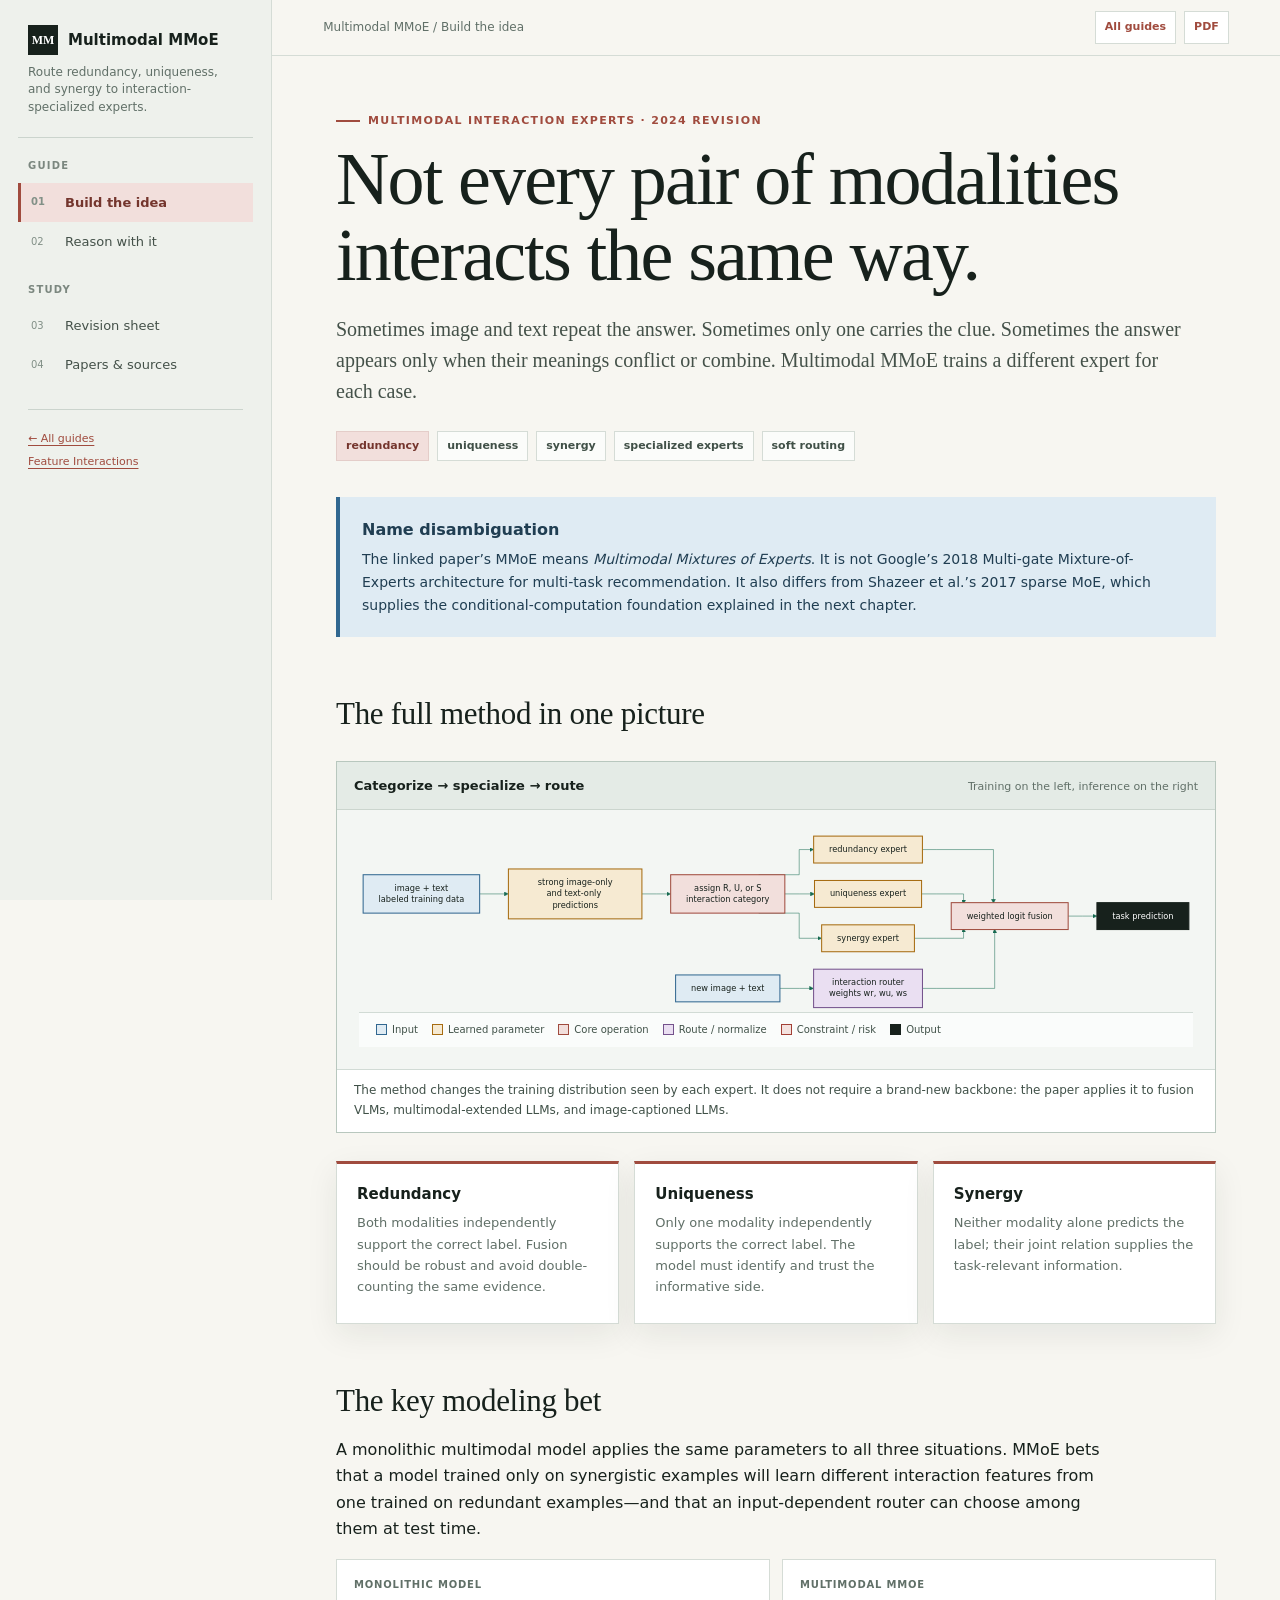
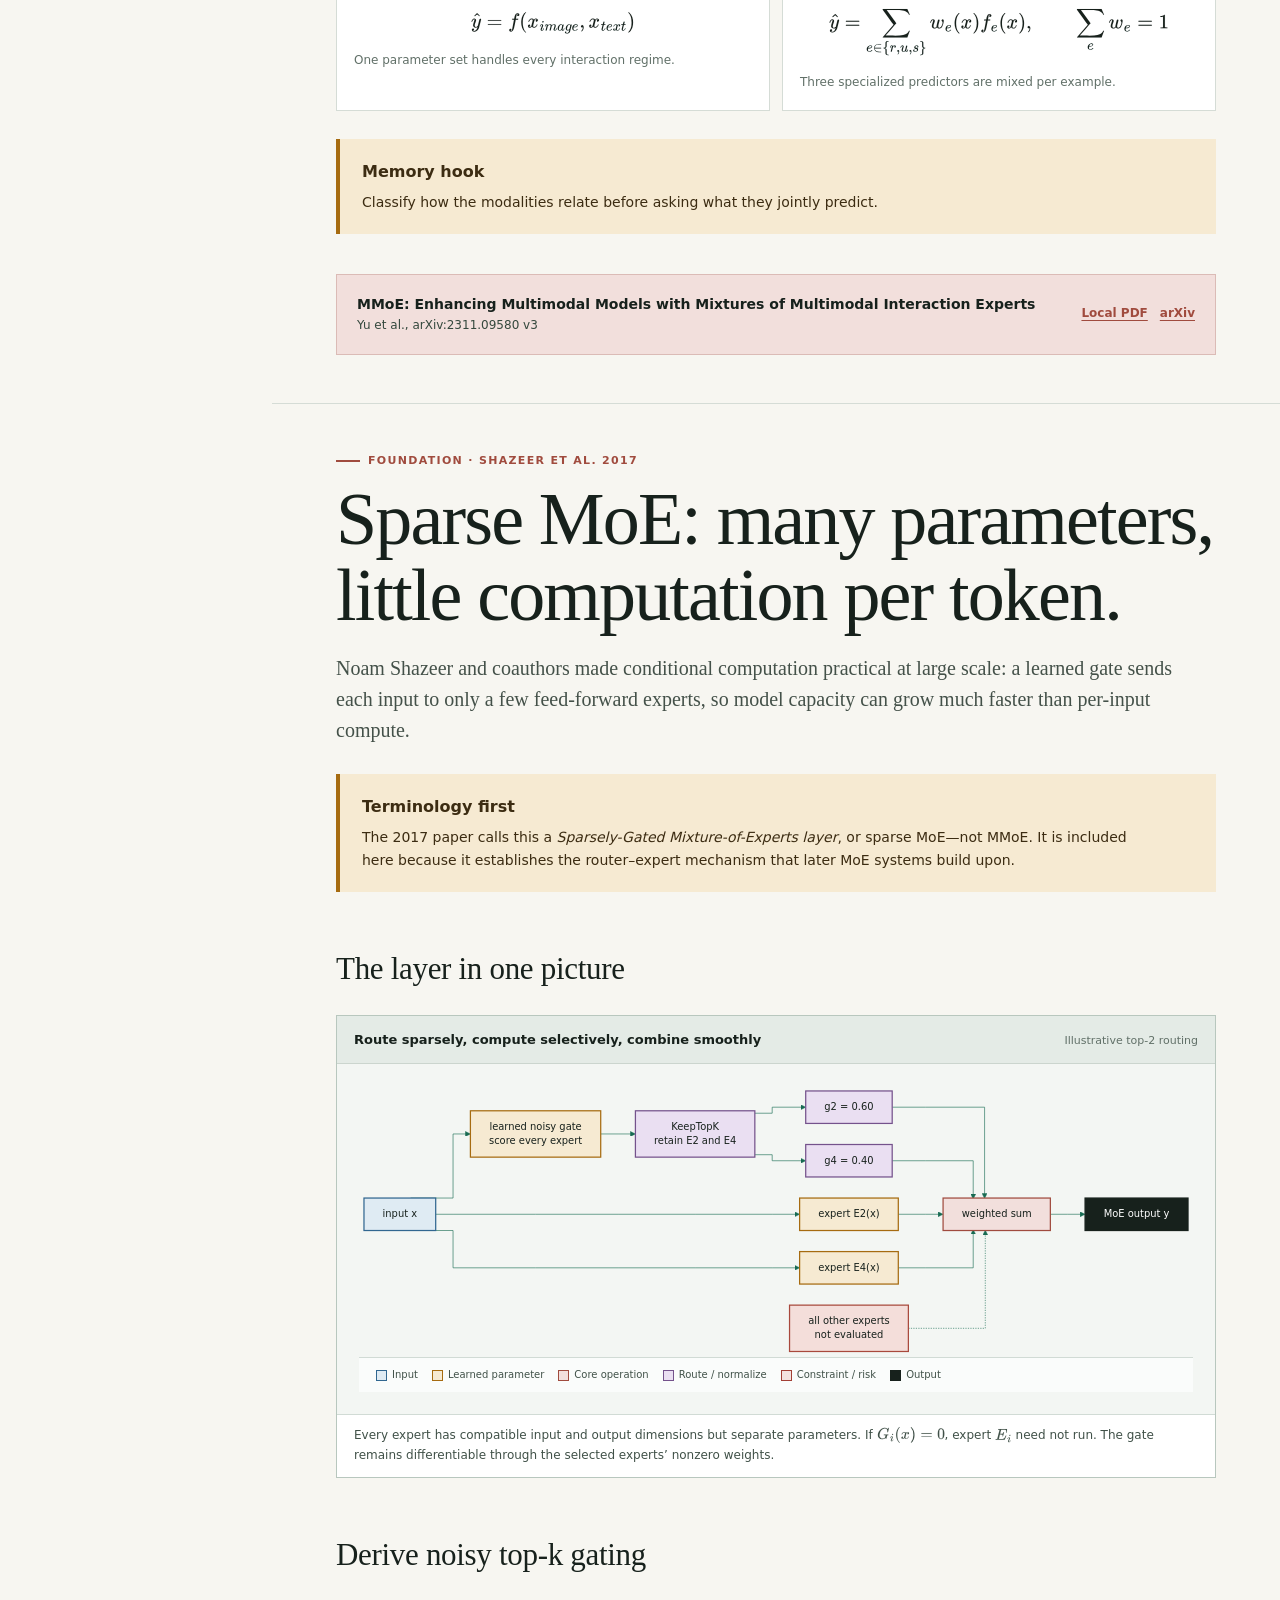
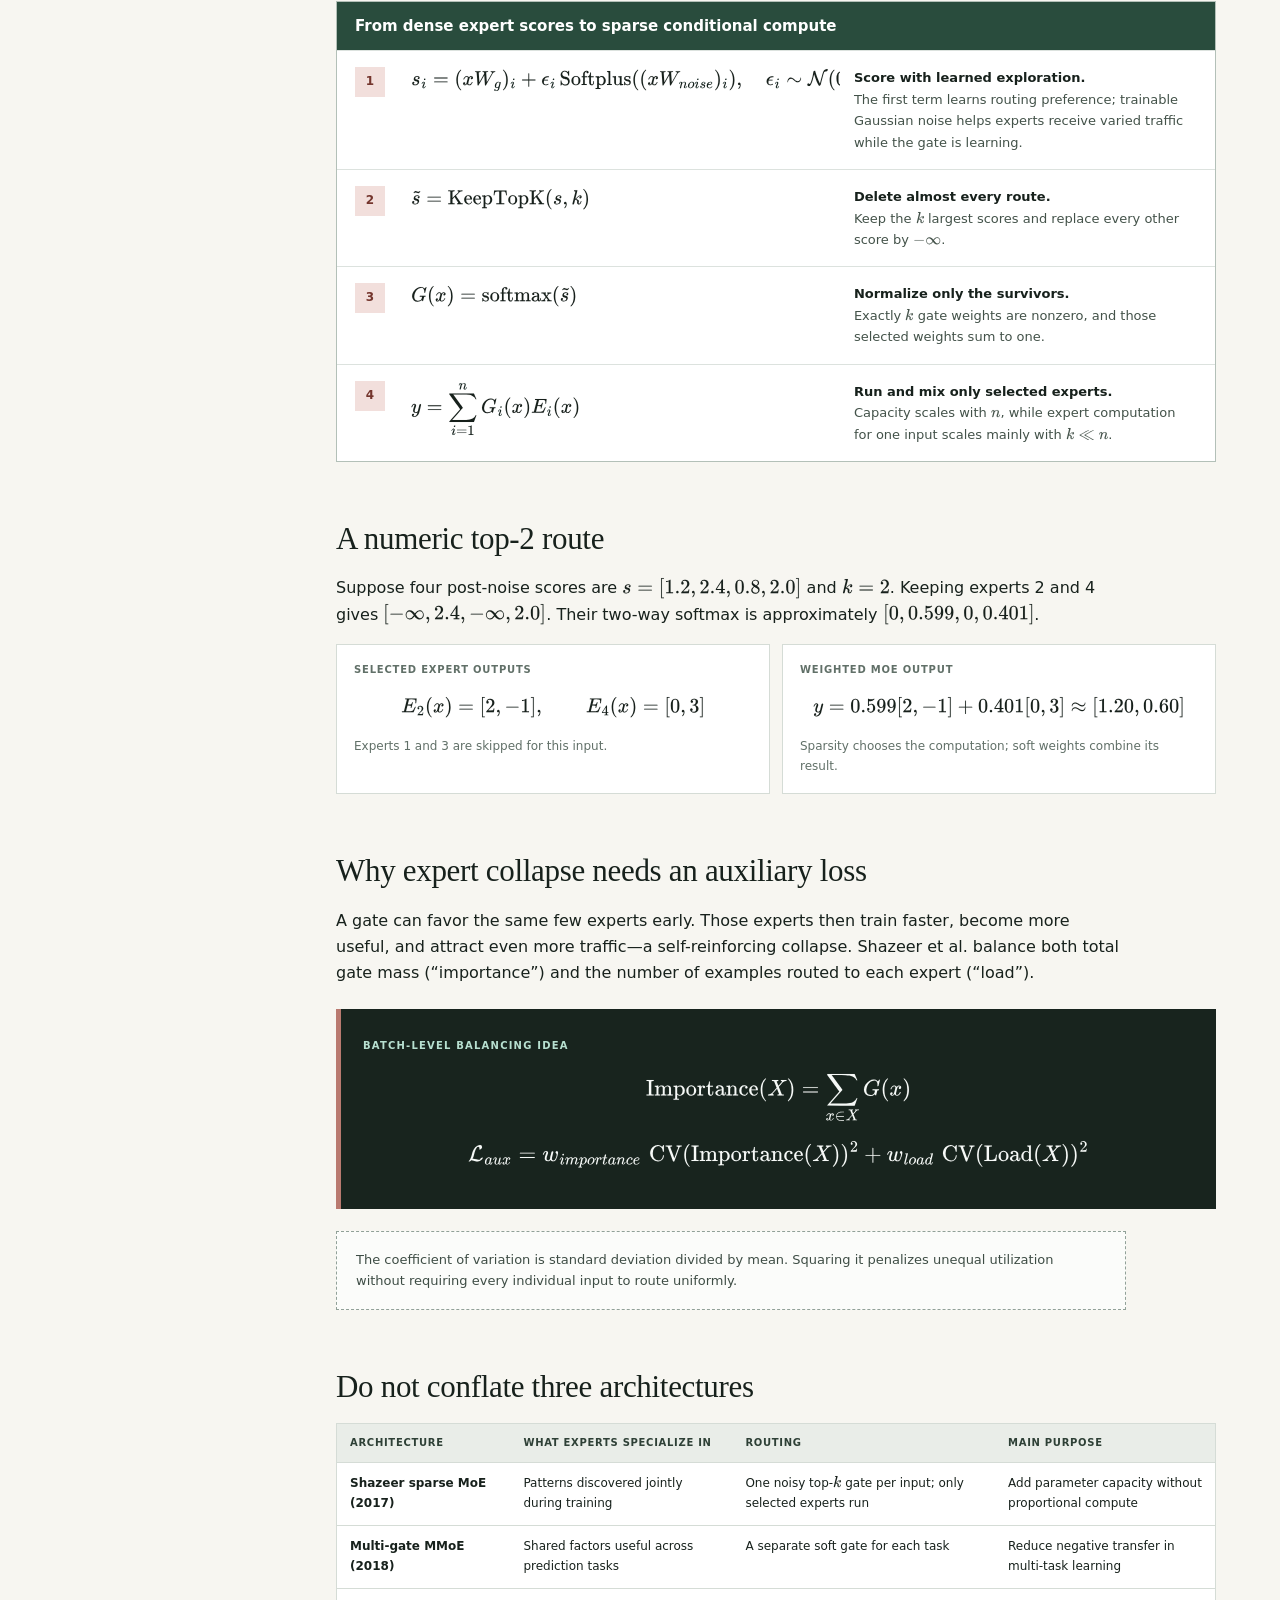
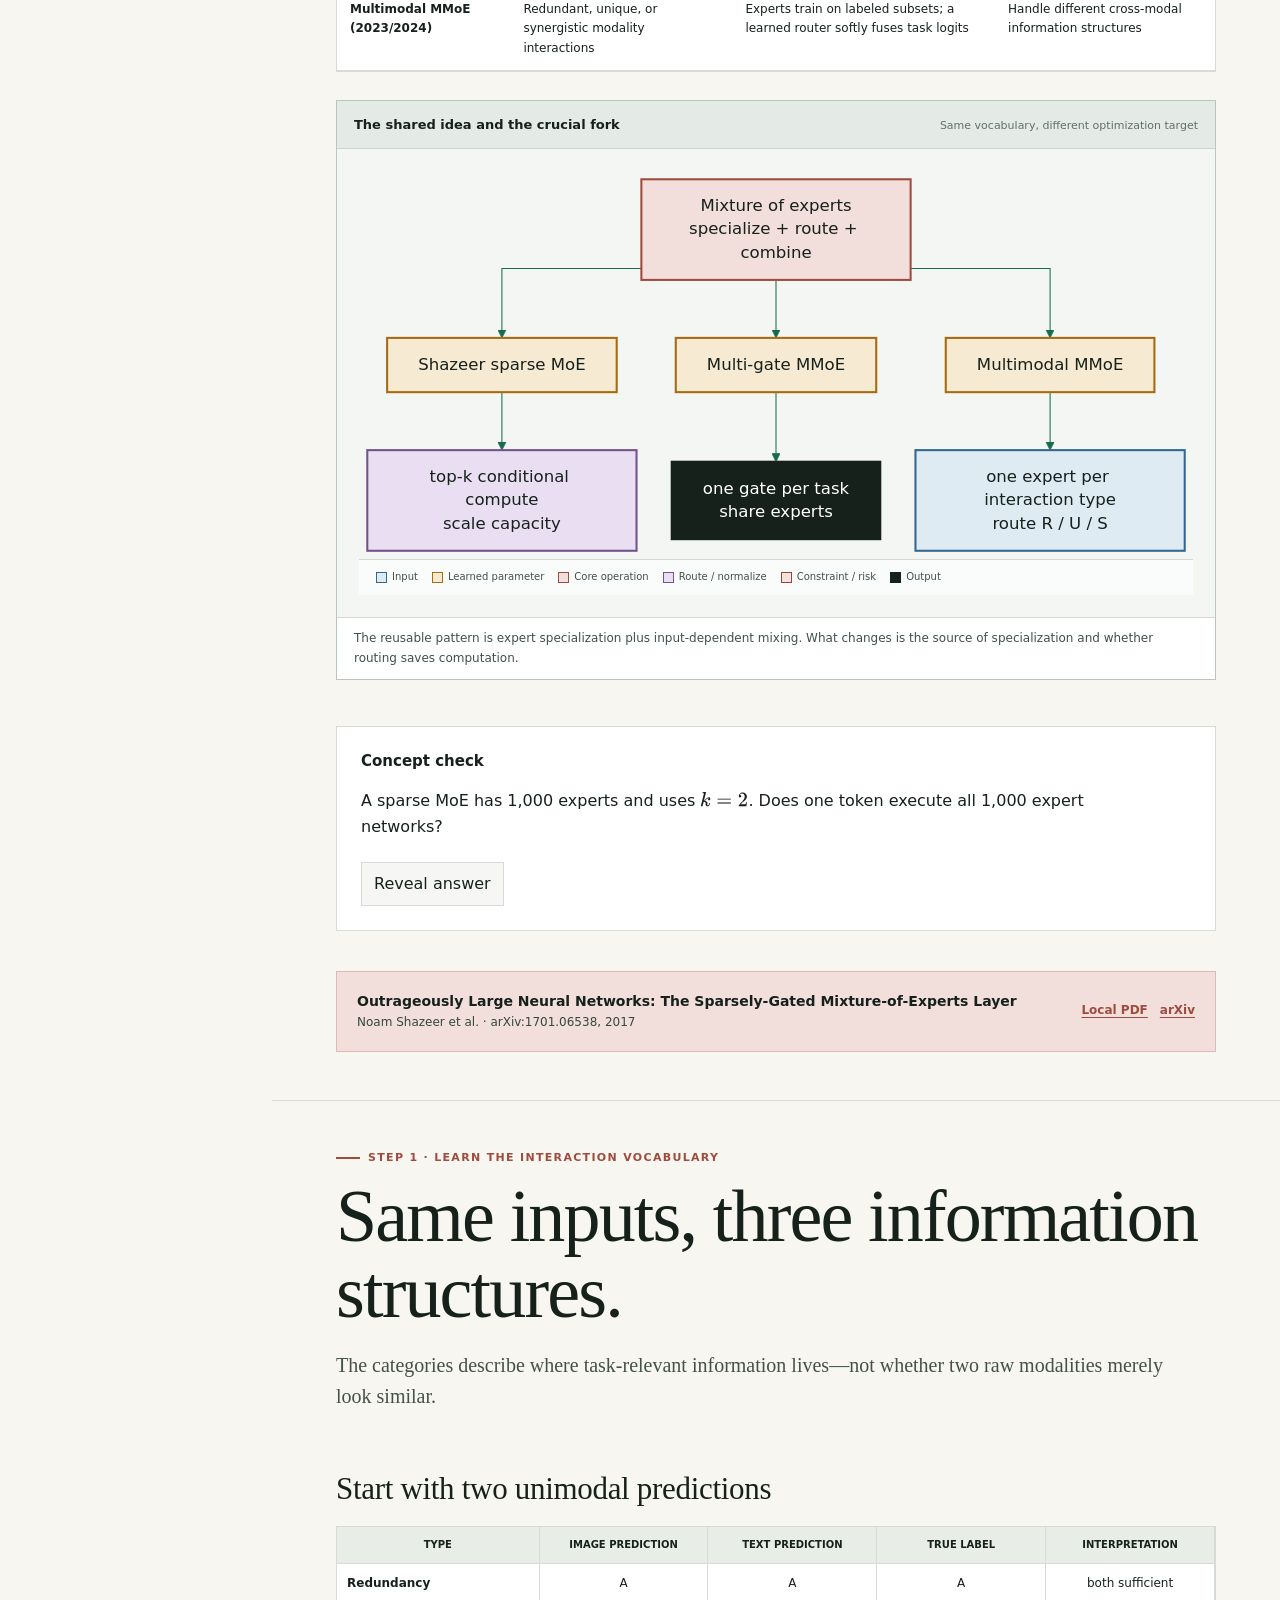
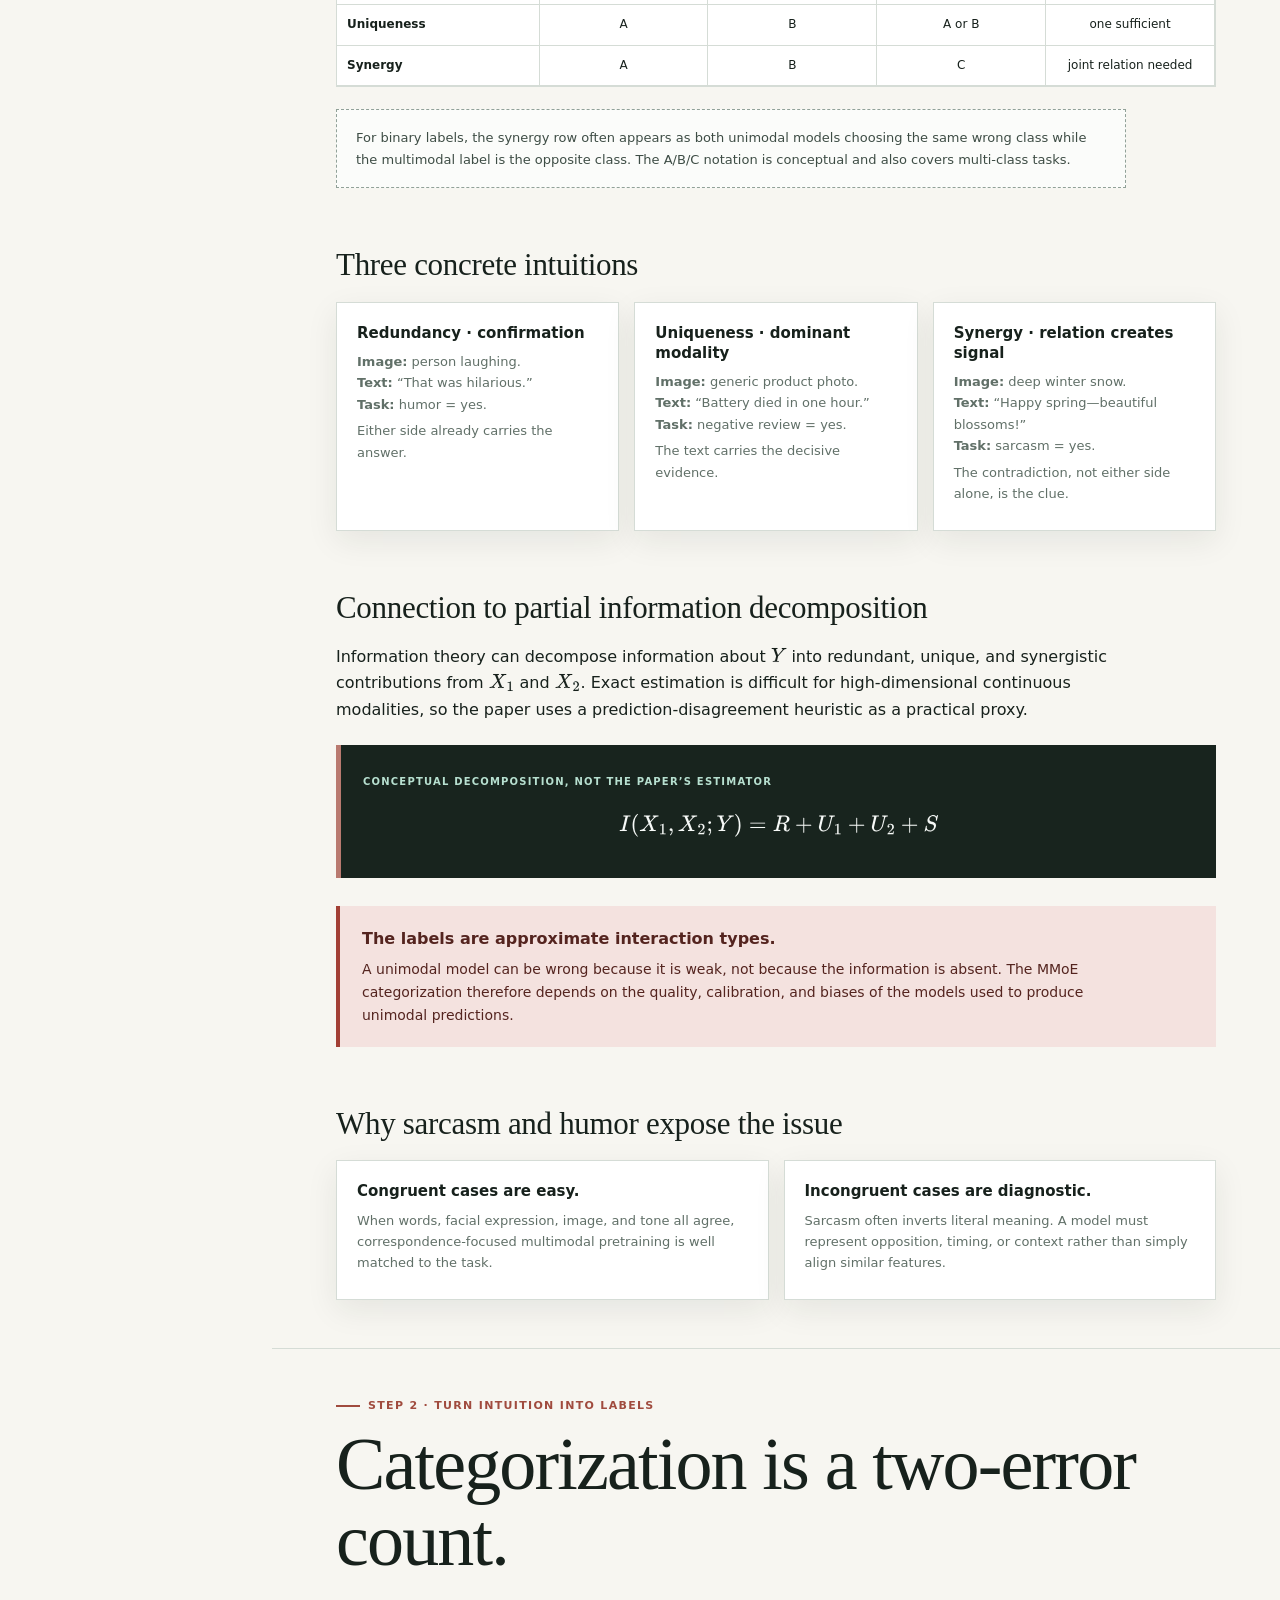
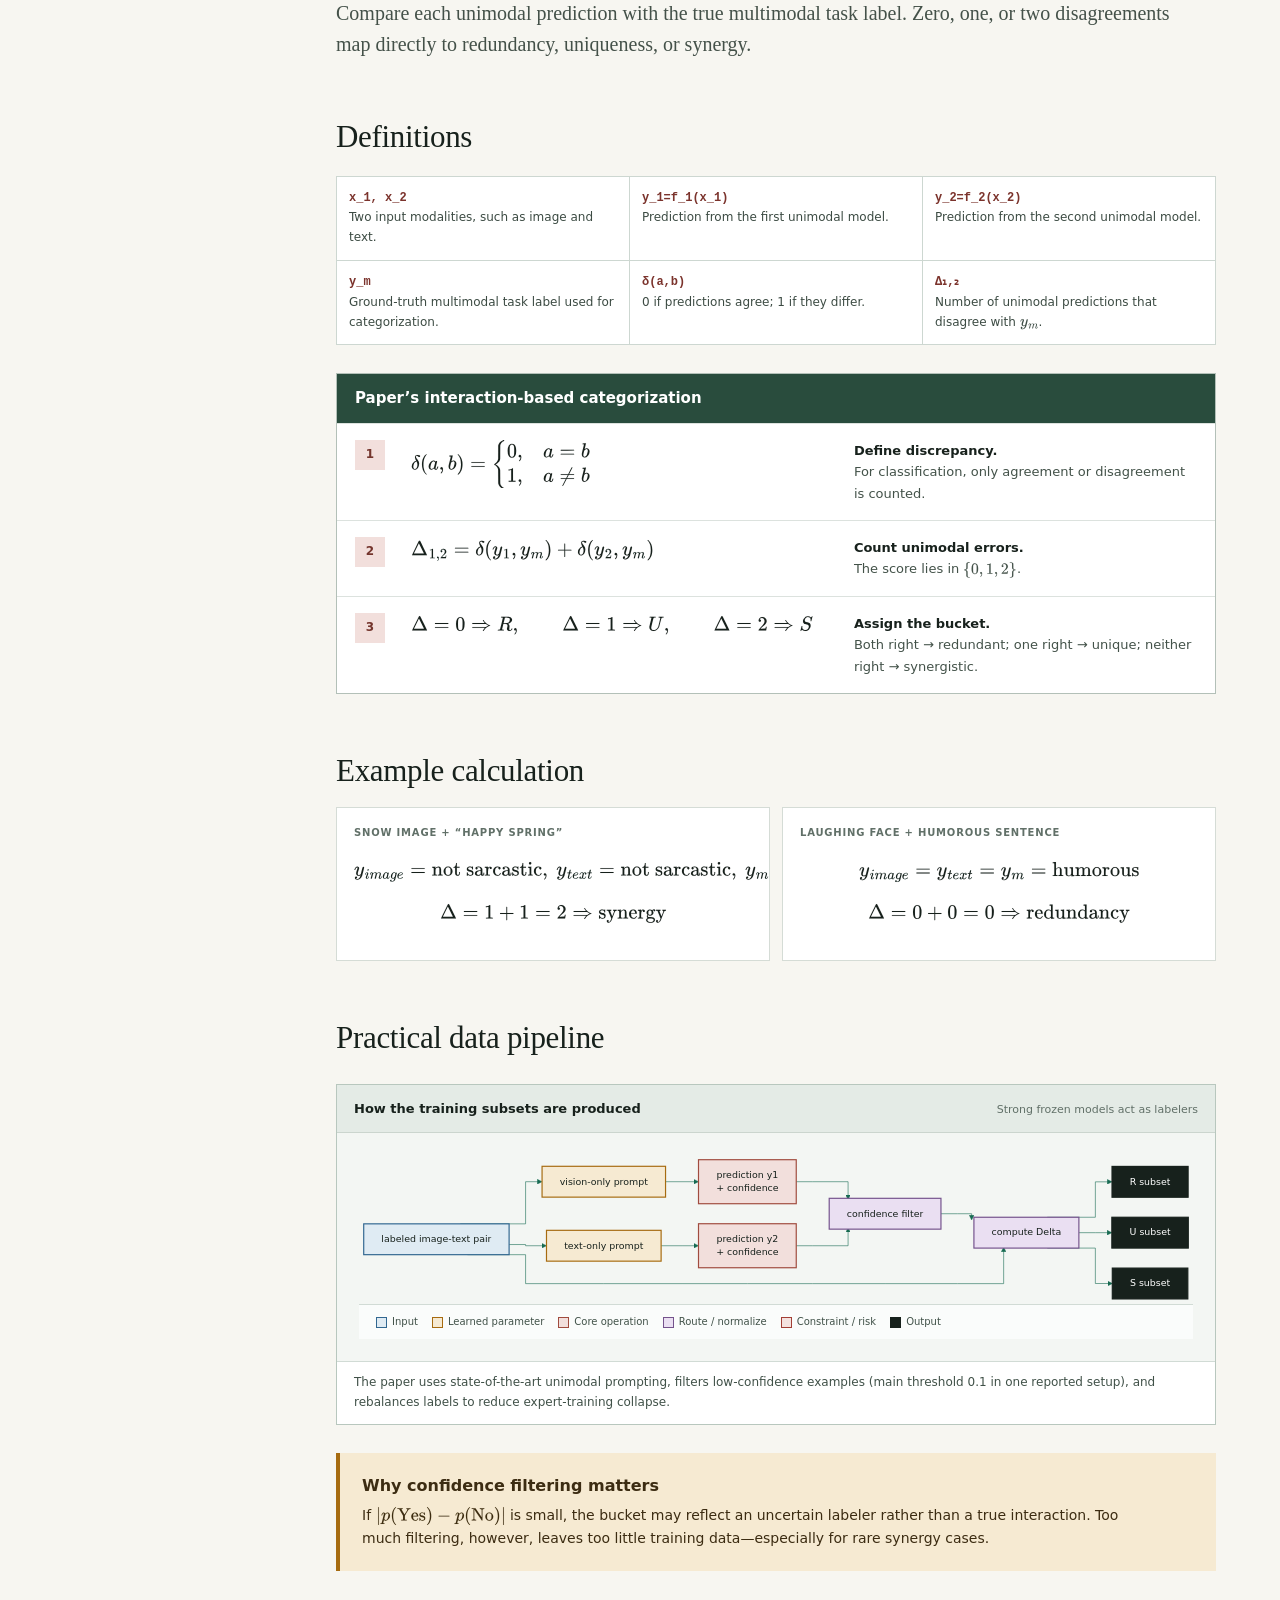
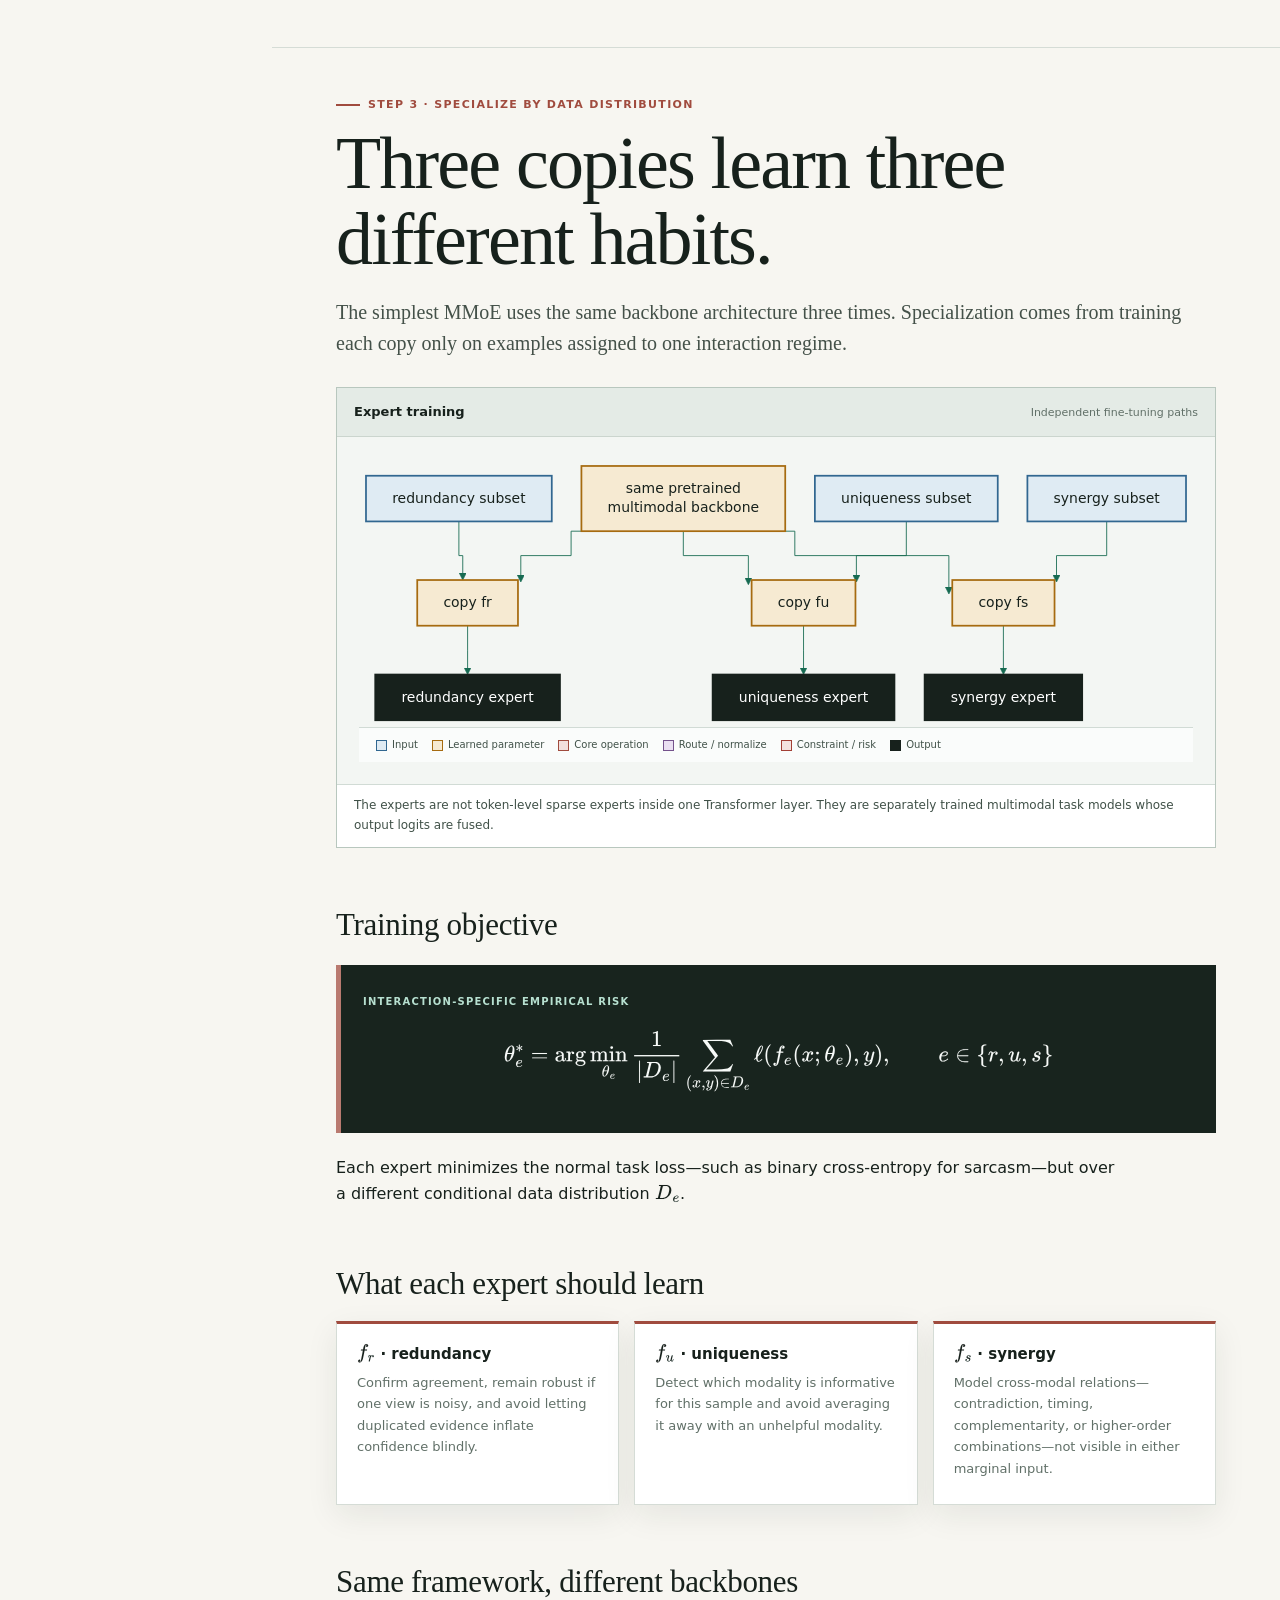
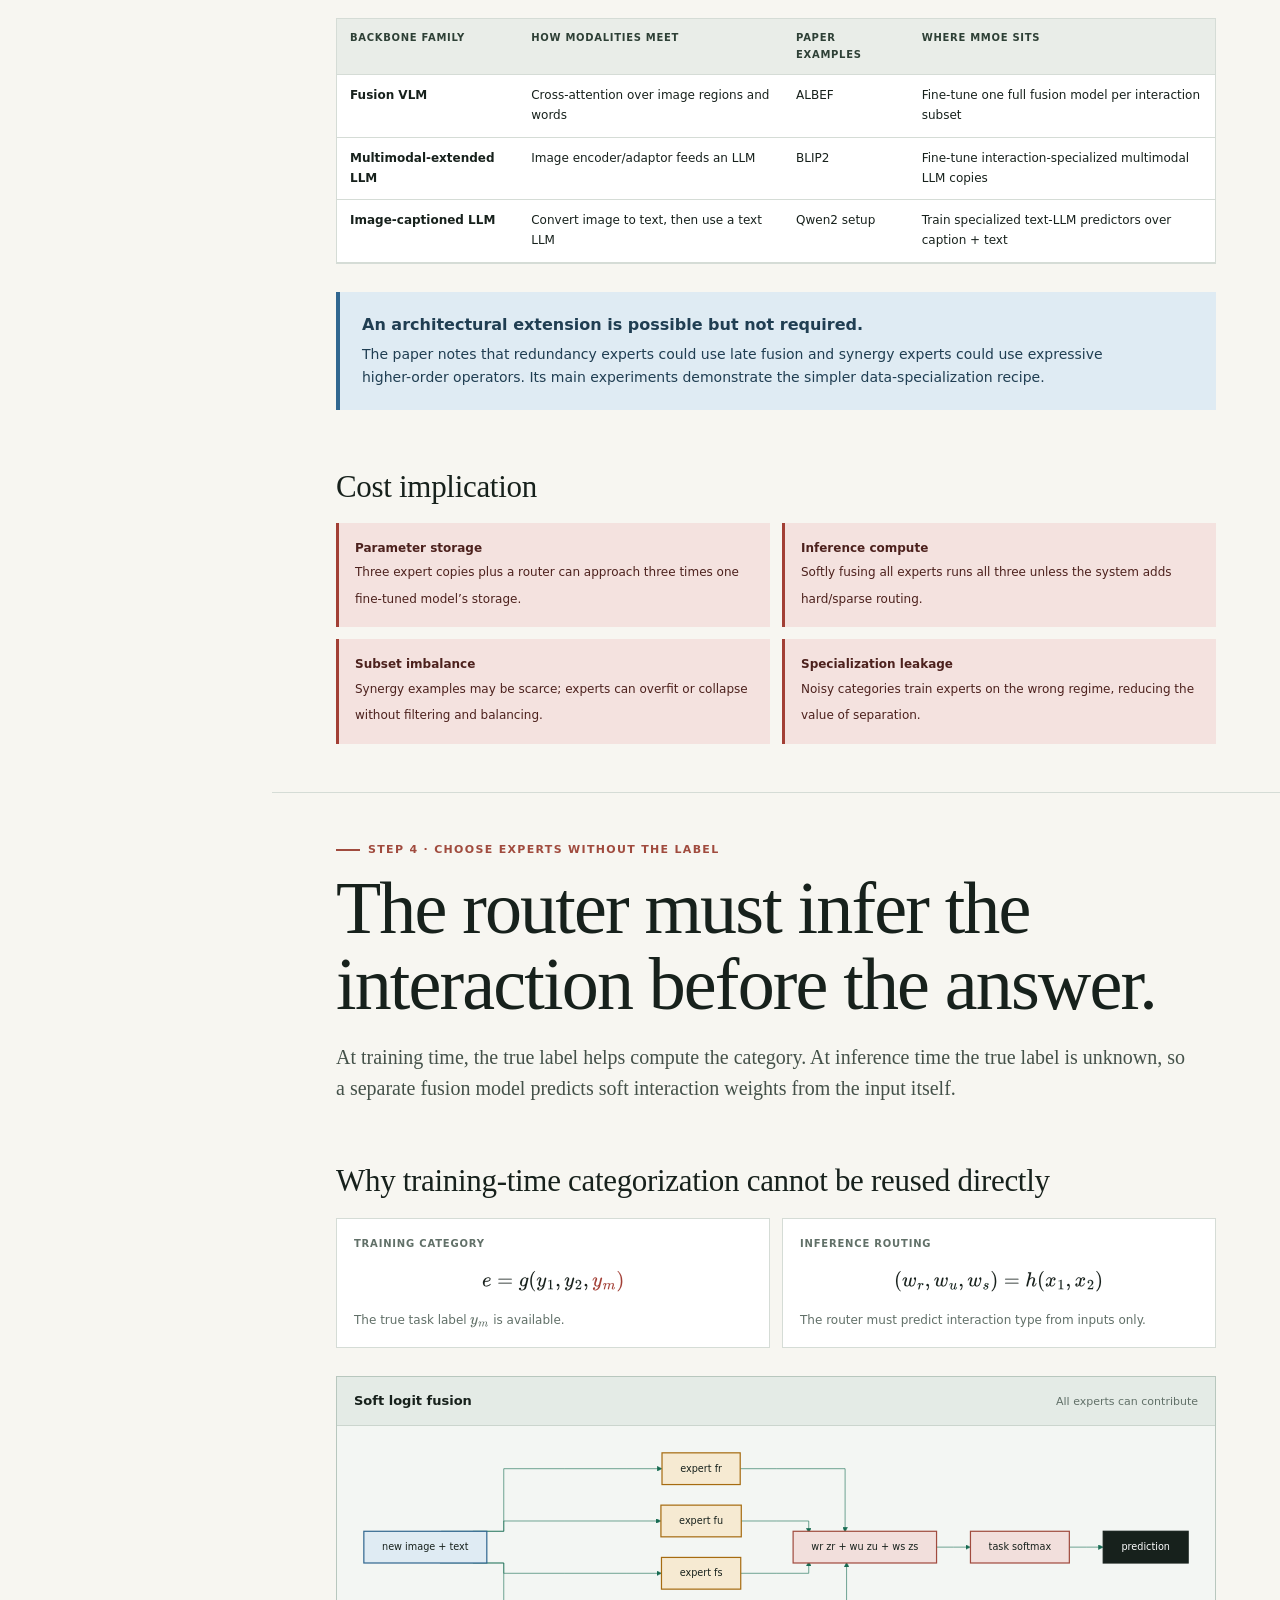
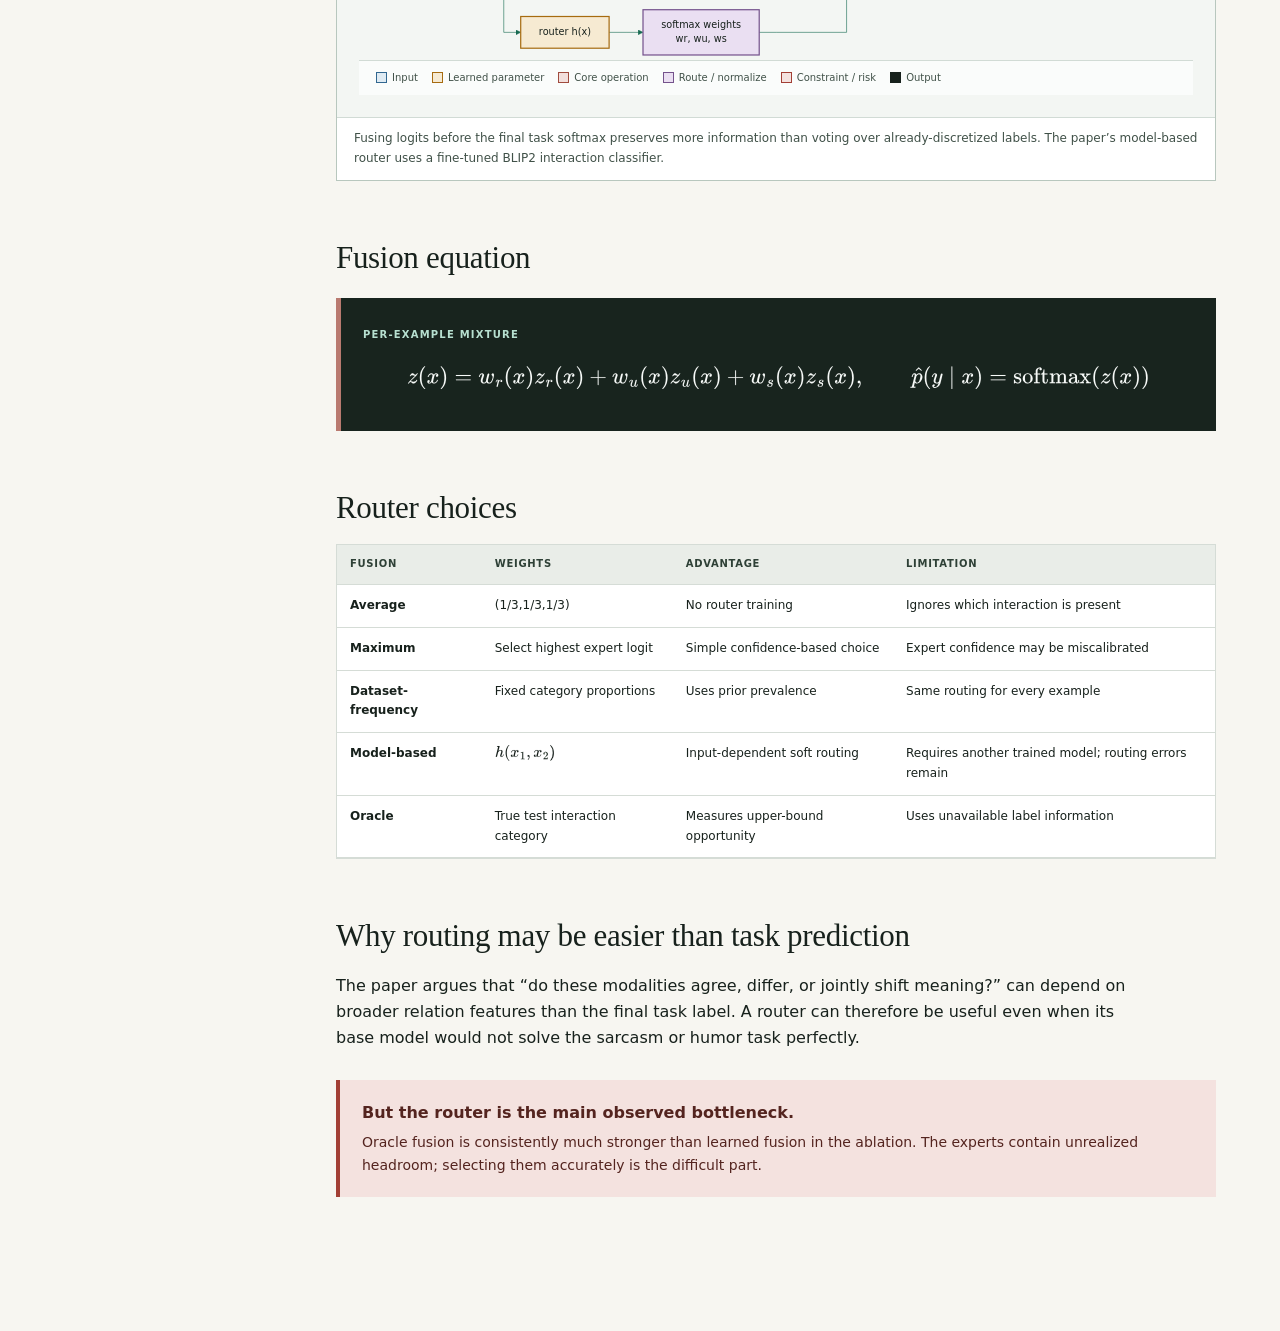
<file: ML - Multimodal MMoE/index.html>
<!doctype html>
<html lang="en">
<head>
  <meta charset="utf-8">
  <meta name="viewport" content="width=device-width,initial-scale=1">
  <meta name="description" content="A from-scratch visual and mathematical guide to Multimodal Mixtures of Experts (MMoE).">
  <title>Multimodal MMoE · Visual Field Guide</title>
  <script>
    window.MathJax = { tex: { inlineMath: [['\\(', '\\)']], displayMath: [['\\[', '\\]']] }, svg: { fontCache: 'global' }, startup: { typeset: false } };
  </script>
  <link rel="stylesheet" href="../assets/guide.css">
</head>
<body data-guide-title="Multimodal MMoE" style="--accent:#a04b3e;--accent-dark:#74352d;--accent-soft:#f2dfdc">
<div class="shell">
  <aside class="sidebar">
    <div class="brand">
      <div class="brand-mark"><span class="brand-icon">MM</span><span>Multimodal MMoE</span></div>
      <p>Route redundancy, uniqueness, and synergy to interaction-specialized experts.</p>
    </div>
    <div class="nav-label">Guide</div>
    <button class="tab-btn active" data-tab="build" data-panels="overview,shazeer,taxonomy,categorize,experts,routing"><span class="num">01</span>Build the idea</button>
    <button class="tab-btn" data-tab="reason" data-panels="worked,evidence"><span class="num">02</span>Reason with it</button>
    <div class="nav-label">Study</div>
    <button class="tab-btn" data-tab="revision"><span class="num">03</span>Revision sheet</button>
    <button class="tab-btn" data-tab="references"><span class="num">04</span>Papers &amp; sources</button>
    <div class="side-foot"><a href="../">← All guides</a><a href="../ML%20-%20Feature%20Interactions/">Feature Interactions</a></div>
  </aside>

  <main class="content">
    <header class="topbar">
      <select class="mobile-nav" aria-label="Choose section"></select>
      <span class="crumb" id="crumb">Multimodal MMoE / Build the idea</span>
      <div class="top-actions"><a class="top-link" href="../">All guides</a><a class="top-link" href="papers/Multimodal-MMoE.pdf">PDF</a></div>
    </header>

    <section class="tab active" id="overview"><div class="page">
      <div class="eyebrow">Multimodal interaction experts · 2024 revision</div>
      <h1>Not every pair of modalities interacts the same way.</h1>
      <p class="lede">Sometimes image and text repeat the answer. Sometimes only one carries the clue. Sometimes the answer appears only when their meanings conflict or combine. Multimodal MMoE trains a different expert for each case.</p>
      <div class="meta-row"><span class="chip primary">redundancy</span><span class="chip">uniqueness</span><span class="chip">synergy</span><span class="chip">specialized experts</span><span class="chip">soft routing</span></div>
      <div class="callout blue"><strong>Name disambiguation</strong><p>The linked paper’s MMoE means <em>Multimodal Mixtures of Experts</em>. It is not Google’s 2018 Multi-gate Mixture-of-Experts architecture for multi-task recommendation. It also differs from Shazeer et al.’s 2017 sparse MoE, which supplies the conditional-computation foundation explained in the next chapter.</p></div>

      <h2>The full method in one picture</h2>
      <figure class="diagram">
        <div class="diagram-head"><strong>Categorize → specialize → route</strong><span>Training on the left, inference on the right</span></div>
        <div class="diagram-body"><pre class="mermaid">
flowchart LR
  D["image + text<br/>labeled training data"] --> UNI["strong image-only<br/>and text-only predictions"]
  UNI --> CAT["assign R, U, or S<br/>interaction category"]
  CAT --> ER["redundancy expert"]
  CAT --> EU["uniqueness expert"]
  CAT --> ES["synergy expert"]
  X["new image + text"] --> ROUTE["interaction router<br/>weights wr, wu, ws"]
  ER --> MIX["weighted logit fusion"]
  EU --> MIX
  ES --> MIX
  ROUTE --> MIX
  MIX --> Y["task prediction"]
  class D,X input; class UNI,ER,EU,ES param; class CAT op; class ROUTE route; class MIX op; class Y output;
  classDef input fill:#dfebf3,stroke:#316790,stroke-width:2px;
  classDef param fill:#f6ead2,stroke:#a66b10,stroke-width:2px;
  classDef op fill:#f2dfdc,stroke:#a04b3e,stroke-width:2px;
  classDef route fill:#eadff2,stroke:#74528c,stroke-width:2px;
  classDef output fill:#17211c,color:#fff,stroke:#17211c,stroke-width:2px;
        </pre></div>
        <figcaption>The method changes the training distribution seen by each expert. It does not require a brand-new backbone: the paper applies it to fusion VLMs, multimodal-extended LLMs, and image-captioned LLMs.</figcaption>
      </figure>

      <div class="grid3">
        <div class="concept"><h3>Redundancy</h3><p>Both modalities independently support the correct label. Fusion should be robust and avoid double-counting the same evidence.</p></div>
        <div class="concept"><h3>Uniqueness</h3><p>Only one modality independently supports the correct label. The model must identify and trust the informative side.</p></div>
        <div class="concept"><h3>Synergy</h3><p>Neither modality alone predicts the label; their joint relation supplies the task-relevant information.</p></div>
      </div>

      <h2>The key modeling bet</h2>
      <p>A monolithic multimodal model applies the same parameters to all three situations. MMoE bets that a model trained only on synergistic examples will learn different interaction features from one trained on redundant examples—and that an input-dependent router can choose among them at test time.</p>
      <div class="formula-grid">
        <div class="formula-card"><b>Monolithic model</b>\[\hat y=f(x_{image},x_{text})\]<p>One parameter set handles every interaction regime.</p></div>
        <div class="formula-card"><b>Multimodal MMoE</b>\[\hat y=\sum_{e\in\{r,u,s\}}w_e(x)f_e(x),\qquad \sum_e w_e=1\]<p>Three specialized predictors are mixed per example.</p></div>
      </div>

      <div class="callout"><strong>Memory hook</strong><p>Classify how the modalities relate before asking what they jointly predict.</p></div>
      <div class="paper"><div><strong>MMoE: Enhancing Multimodal Models with Mixtures of Multimodal Interaction Experts</strong>Yu et al., arXiv:2311.09580 v3</div><div class="paper-links"><a href="papers/Multimodal-MMoE.pdf">Local PDF</a><a href="https://arxiv.org/abs/2311.09580">arXiv</a></div></div>
    </div></section>

    <section class="tab" id="shazeer"><div class="page">
      <div class="eyebrow">Foundation · Shazeer et al. 2017</div>
      <h1>Sparse MoE: many parameters, little computation per token.</h1>
      <p class="lede">Noam Shazeer and coauthors made conditional computation practical at large scale: a learned gate sends each input to only a few feed-forward experts, so model capacity can grow much faster than per-input compute.</p>

      <div class="callout"><strong>Terminology first</strong><p>The 2017 paper calls this a <em>Sparsely-Gated Mixture-of-Experts layer</em>, or sparse MoE—not MMoE. It is included here because it establishes the router–expert mechanism that later MoE systems build upon.</p></div>

      <h2>The layer in one picture</h2>
      <figure class="diagram">
        <div class="diagram-head"><strong>Route sparsely, compute selectively, combine smoothly</strong><span>Illustrative top-2 routing</span></div>
        <div class="diagram-body"><pre class="mermaid">
flowchart LR
  X["input x"] --> G["learned noisy gate<br/>score every expert"]
  G --> K["KeepTopK<br/>retain E2 and E4"]
  K --> W2["g2 = 0.60"]
  K --> W4["g4 = 0.40"]
  X --> E2["expert E2(x)"]
  X --> E4["expert E4(x)"]
  W2 --> MIX["weighted sum"]
  E2 --> MIX
  W4 --> MIX
  E4 --> MIX
  OFF["all other experts<br/>not evaluated"] -.-> MIX
  MIX --> Y["MoE output y"]
  class X input; class G param; class K,W2,W4 route; class E2,E4 param; class OFF risk; class MIX op; class Y output;
  classDef input fill:#dfebf3,stroke:#316790,stroke-width:2px;
  classDef param fill:#f6ead2,stroke:#a66b10,stroke-width:2px;
  classDef route fill:#eadff2,stroke:#74528c,stroke-width:2px;
  classDef risk fill:#f4deda,stroke:#a8493c,stroke-width:2px;
  classDef op fill:#f2dfdc,stroke:#a04b3e,stroke-width:2px;
  classDef output fill:#17211c,color:#fff,stroke:#17211c,stroke-width:2px;
        </pre></div>
        <figcaption>Every expert has compatible input and output dimensions but separate parameters. If \(G_i(x)=0\), expert \(E_i\) need not run. The gate remains differentiable through the selected experts’ nonzero weights.</figcaption>
      </figure>

      <h2>Derive noisy top-k gating</h2>
      <div class="derivation">
        <h3>From dense expert scores to sparse conditional compute</h3>
        <div class="derivation-step"><span class="step-no">1</span><div class="step-formula">\[s_i=(xW_g)_i+\epsilon_i\operatorname{Softplus}((xW_{noise})_i),\quad \epsilon_i\sim\mathcal N(0,1)\]</div><div class="step-explain"><strong>Score with learned exploration.</strong>The first term learns routing preference; trainable Gaussian noise helps experts receive varied traffic while the gate is learning.</div></div>
        <div class="derivation-step"><span class="step-no">2</span><div class="step-formula">\[\widetilde s=\operatorname{KeepTopK}(s,k)\]</div><div class="step-explain"><strong>Delete almost every route.</strong>Keep the \(k\) largest scores and replace every other score by \(-\infty\).</div></div>
        <div class="derivation-step"><span class="step-no">3</span><div class="step-formula">\[G(x)=\operatorname{softmax}(\widetilde s)\]</div><div class="step-explain"><strong>Normalize only the survivors.</strong>Exactly \(k\) gate weights are nonzero, and those selected weights sum to one.</div></div>
        <div class="derivation-step"><span class="step-no">4</span><div class="step-formula">\[y=\sum_{i=1}^{n}G_i(x)E_i(x)\]</div><div class="step-explain"><strong>Run and mix only selected experts.</strong>Capacity scales with \(n\), while expert computation for one input scales mainly with \(k\ll n\).</div></div>
      </div>

      <h2>A numeric top-2 route</h2>
      <p>Suppose four post-noise scores are \(s=[1.2,2.4,0.8,2.0]\) and \(k=2\). Keeping experts 2 and 4 gives \([{-\infty},2.4,{-\infty},2.0]\). Their two-way softmax is approximately \([0,0.599,0,0.401]\).</p>
      <div class="formula-grid">
        <div class="formula-card"><b>Selected expert outputs</b>\[E_2(x)=[2,-1],\qquad E_4(x)=[0,3]\]<p>Experts 1 and 3 are skipped for this input.</p></div>
        <div class="formula-card"><b>Weighted MoE output</b>\[y=0.599[2,-1]+0.401[0,3]\approx[1.20,0.60]\]<p>Sparsity chooses the computation; soft weights combine its result.</p></div>
      </div>

      <h2>Why expert collapse needs an auxiliary loss</h2>
      <p>A gate can favor the same few experts early. Those experts then train faster, become more useful, and attract even more traffic—a self-reinforcing collapse. Shazeer et al. balance both total gate mass (“importance”) and the number of examples routed to each expert (“load”).</p>
      <div class="math"><span class="label">Batch-level balancing idea</span>\[\operatorname{Importance}(X)=\sum_{x\in X}G(x)\]
\[\mathcal L_{aux}=w_{importance}\,\operatorname{CV}(\operatorname{Importance}(X))^2+w_{load}\,\operatorname{CV}(\operatorname{Load}(X))^2\]</div>
      <p class="plain-note">The coefficient of variation is standard deviation divided by mean. Squaring it penalizes unequal utilization without requiring every individual input to route uniformly.</p>

      <h2>Do not conflate three architectures</h2>
      <div class="table-wrap"><table><thead><tr><th>Architecture</th><th>What experts specialize in</th><th>Routing</th><th>Main purpose</th></tr></thead><tbody>
        <tr><td>Shazeer sparse MoE (2017)</td><td>Patterns discovered jointly during training</td><td>One noisy top-\(k\) gate per input; only selected experts run</td><td>Add parameter capacity without proportional compute</td></tr>
        <tr><td>Multi-gate MMoE (2018)</td><td>Shared factors useful across prediction tasks</td><td>A separate soft gate for each task</td><td>Reduce negative transfer in multi-task learning</td></tr>
        <tr><td>Multimodal MMoE (2023/2024)</td><td>Redundant, unique, or synergistic modality interactions</td><td>Experts train on labeled subsets; a learned router softly fuses task logits</td><td>Handle different cross-modal information structures</td></tr>
      </tbody></table></div>

      <figure class="diagram">
        <div class="diagram-head"><strong>The shared idea and the crucial fork</strong><span>Same vocabulary, different optimization target</span></div>
        <div class="diagram-body"><pre class="mermaid">
flowchart TB
  ROOT["Mixture of experts<br/>specialize + route + combine"] --> S["Shazeer sparse MoE"]
  ROOT --> MT["Multi-gate MMoE"]
  ROOT --> MM["Multimodal MMoE"]
  S --> SC["top-k conditional compute<br/>scale capacity"]
  MT --> TC["one gate per task<br/>share experts"]
  MM --> IC["one expert per interaction type<br/>route R / U / S"]
  class ROOT op; class S,MT,MM param; class SC route; class TC output; class IC input;
  classDef input fill:#dfebf3,stroke:#316790,stroke-width:2px;
  classDef param fill:#f6ead2,stroke:#a66b10,stroke-width:2px;
  classDef route fill:#eadff2,stroke:#74528c,stroke-width:2px;
  classDef op fill:#f2dfdc,stroke:#a04b3e,stroke-width:2px;
  classDef output fill:#17211c,color:#fff,stroke:#17211c,stroke-width:2px;
        </pre></div>
        <figcaption>The reusable pattern is expert specialization plus input-dependent mixing. What changes is the source of specialization and whether routing saves computation.</figcaption>
      </figure>

      <div class="quiz"><h3>Concept check</h3><p>A sparse MoE has 1,000 experts and uses \(k=2\). Does one token execute all 1,000 expert networks?</p><button data-answer="shazeer-q">Reveal answer</button><div class="answer" id="shazeer-q">No. The gate scores the routes, but only the two selected expert networks need to evaluate that token. This is the conditional-computation advantage; routing and communication still have costs.</div></div>
      <div class="paper"><div><strong>Outrageously Large Neural Networks: The Sparsely-Gated Mixture-of-Experts Layer</strong>Noam Shazeer et al. · arXiv:1701.06538, 2017</div><div class="paper-links"><a href="papers/Shazeer-Sparse-MoE.pdf">Local PDF</a><a href="https://arxiv.org/abs/1701.06538">arXiv</a></div></div>
    </div></section>

    <section class="tab" id="taxonomy"><div class="page">
      <div class="eyebrow">Step 1 · Learn the interaction vocabulary</div>
      <h1>Same inputs, three information structures.</h1>
      <p class="lede">The categories describe where task-relevant information lives—not whether two raw modalities merely look similar.</p>

      <h2>Start with two unimodal predictions</h2>
      <div class="truth-scroll">
        <div class="truth-table" role="table" aria-label="Multimodal interaction categories">
          <div class="head">Type</div><div class="head">Image prediction</div><div class="head">Text prediction</div><div class="head">True label</div><div class="head">Interpretation</div>
          <div class="row-label">Redundancy</div><div>A</div><div>A</div><div>A</div><div>both sufficient</div>
          <div class="row-label">Uniqueness</div><div>A</div><div>B</div><div>A or B</div><div>one sufficient</div>
          <div class="row-label">Synergy</div><div>A</div><div>B</div><div>C</div><div>joint relation needed</div>
        </div>
      </div>
      <p class="plain-note">For binary labels, the synergy row often appears as both unimodal models choosing the same wrong class while the multimodal label is the opposite class. The A/B/C notation is conceptual and also covers multi-class tasks.</p>

      <h2>Three concrete intuitions</h2>
      <div class="grid3">
        <div class="card"><h3>Redundancy · confirmation</h3><p><strong>Image:</strong> person laughing.<br><strong>Text:</strong> “That was hilarious.”<br><strong>Task:</strong> humor = yes.</p><p>Either side already carries the answer.</p></div>
        <div class="card"><h3>Uniqueness · dominant modality</h3><p><strong>Image:</strong> generic product photo.<br><strong>Text:</strong> “Battery died in one hour.”<br><strong>Task:</strong> negative review = yes.</p><p>The text carries the decisive evidence.</p></div>
        <div class="card"><h3>Synergy · relation creates signal</h3><p><strong>Image:</strong> deep winter snow.<br><strong>Text:</strong> “Happy spring—beautiful blossoms!”<br><strong>Task:</strong> sarcasm = yes.</p><p>The contradiction, not either side alone, is the clue.</p></div>
      </div>

      <h2>Connection to partial information decomposition</h2>
      <p>Information theory can decompose information about \(Y\) into redundant, unique, and synergistic contributions from \(X_1\) and \(X_2\). Exact estimation is difficult for high-dimensional continuous modalities, so the paper uses a prediction-disagreement heuristic as a practical proxy.</p>
      <div class="math"><span class="label">Conceptual decomposition, not the paper’s estimator</span>\[I(X_1,X_2;Y)=R+U_1+U_2+S\]</div>
      <div class="callout red"><strong>The labels are approximate interaction types.</strong><p>A unimodal model can be wrong because it is weak, not because the information is absent. The MMoE categorization therefore depends on the quality, calibration, and biases of the models used to produce unimodal predictions.</p></div>

      <h2>Why sarcasm and humor expose the issue</h2>
      <div class="grid2">
        <div class="note"><h3>Congruent cases are easy.</h3><p>When words, facial expression, image, and tone all agree, correspondence-focused multimodal pretraining is well matched to the task.</p></div>
        <div class="note"><h3>Incongruent cases are diagnostic.</h3><p>Sarcasm often inverts literal meaning. A model must represent opposition, timing, or context rather than simply align similar features.</p></div>
      </div>
    </div></section>

    <section class="tab" id="categorize"><div class="page">
      <div class="eyebrow">Step 2 · Turn intuition into labels</div>
      <h1>Categorization is a two-error count.</h1>
      <p class="lede">Compare each unimodal prediction with the true multimodal task label. Zero, one, or two disagreements map directly to redundancy, uniqueness, or synergy.</p>

      <h2>Definitions</h2>
      <div class="symbols">
        <div class="symbol"><code>x_1, x_2</code>Two input modalities, such as image and text.</div>
        <div class="symbol"><code>y_1=f_1(x_1)</code>Prediction from the first unimodal model.</div>
        <div class="symbol"><code>y_2=f_2(x_2)</code>Prediction from the second unimodal model.</div>
        <div class="symbol"><code>y_m</code>Ground-truth multimodal task label used for categorization.</div>
        <div class="symbol"><code>δ(a,b)</code>0 if predictions agree; 1 if they differ.</div>
        <div class="symbol"><code>Δ₁,₂</code>Number of unimodal predictions that disagree with \(y_m\).</div>
      </div>

      <div class="derivation">
        <h3>Paper’s interaction-based categorization</h3>
        <div class="derivation-step"><div class="step-no">1</div><div class="step-formula">\[\delta(a,b)=\begin{cases}0,&a=b\\1,&a\ne b\end{cases}\]</div><div class="step-explain"><strong>Define discrepancy.</strong>For classification, only agreement or disagreement is counted.</div></div>
        <div class="derivation-step"><div class="step-no">2</div><div class="step-formula">\[\Delta_{1,2}=\delta(y_1,y_m)+\delta(y_2,y_m)\]</div><div class="step-explain"><strong>Count unimodal errors.</strong>The score lies in \(\{0,1,2\}\).</div></div>
        <div class="derivation-step"><div class="step-no">3</div><div class="step-formula">\[\Delta=0\Rightarrow R,\qquad \Delta=1\Rightarrow U,\qquad \Delta=2\Rightarrow S\]</div><div class="step-explain"><strong>Assign the bucket.</strong>Both right → redundant; one right → unique; neither right → synergistic.</div></div>
      </div>

      <h2>Example calculation</h2>
      <div class="formula-grid">
        <div class="formula-card"><b>Snow image + “happy spring”</b>\[y_{image}=\text{not sarcastic},\ y_{text}=\text{not sarcastic},\ y_m=\text{sarcastic}\]\[\Delta=1+1=2\Rightarrow\text{synergy}\]</div>
        <div class="formula-card"><b>Laughing face + humorous sentence</b>\[y_{image}=y_{text}=y_m=\text{humorous}\]\[\Delta=0+0=0\Rightarrow\text{redundancy}\]</div>
      </div>

      <h2>Practical data pipeline</h2>
      <figure class="diagram">
        <div class="diagram-head"><strong>How the training subsets are produced</strong><span>Strong frozen models act as labelers</span></div>
        <div class="diagram-body"><pre class="mermaid">
flowchart LR
  PAIR["labeled image-text pair"] --> IMG["vision-only prompt"]
  PAIR --> TXT["text-only prompt"]
  IMG --> Y1["prediction y1<br/>+ confidence"]
  TXT --> Y2["prediction y2<br/>+ confidence"]
  Y1 --> FILTER["confidence filter"]
  Y2 --> FILTER
  FILTER --> DELTA["compute Delta"]
  PAIR --> DELTA
  DELTA --> R["R subset"]
  DELTA --> U["U subset"]
  DELTA --> S["S subset"]
  class PAIR input; class IMG,TXT param; class Y1,Y2 op; class FILTER,DELTA route; class R,U,S output;
  classDef input fill:#dfebf3,stroke:#316790,stroke-width:2px;
  classDef param fill:#f6ead2,stroke:#a66b10,stroke-width:2px;
  classDef op fill:#f2dfdc,stroke:#a04b3e,stroke-width:2px;
  classDef route fill:#eadff2,stroke:#74528c,stroke-width:2px;
  classDef output fill:#17211c,color:#fff,stroke:#17211c,stroke-width:2px;
        </pre></div>
        <figcaption>The paper uses state-of-the-art unimodal prompting, filters low-confidence examples (main threshold 0.1 in one reported setup), and rebalances labels to reduce expert-training collapse.</figcaption>
      </figure>

      <div class="callout"><strong>Why confidence filtering matters</strong><p>If \(|p(\text{Yes})-p(\text{No})|\) is small, the bucket may reflect an uncertain labeler rather than a true interaction. Too much filtering, however, leaves too little training data—especially for rare synergy cases.</p></div>
    </div></section>

    <section class="tab" id="experts"><div class="page">
      <div class="eyebrow">Step 3 · Specialize by data distribution</div>
      <h1>Three copies learn three different habits.</h1>
      <p class="lede">The simplest MMoE uses the same backbone architecture three times. Specialization comes from training each copy only on examples assigned to one interaction regime.</p>

      <figure class="diagram">
        <div class="diagram-head"><strong>Expert training</strong><span>Independent fine-tuning paths</span></div>
        <div class="diagram-body"><pre class="mermaid">
flowchart TB
  BASE["same pretrained<br/>multimodal backbone"] --> FR["copy fr"]
  BASE --> FU["copy fu"]
  BASE --> FS["copy fs"]
  DR["redundancy subset"] --> FR
  DU["uniqueness subset"] --> FU
  DS["synergy subset"] --> FS
  FR --> ER["redundancy expert"]
  FU --> EU["uniqueness expert"]
  FS --> ES["synergy expert"]
  class DR,DU,DS input; class BASE,FR,FU,FS param; class ER,EU,ES output;
  classDef input fill:#dfebf3,stroke:#316790,stroke-width:2px;
  classDef param fill:#f6ead2,stroke:#a66b10,stroke-width:2px;
  classDef output fill:#17211c,color:#fff,stroke:#17211c,stroke-width:2px;
        </pre></div>
        <figcaption>The experts are not token-level sparse experts inside one Transformer layer. They are separately trained multimodal task models whose output logits are fused.</figcaption>
      </figure>

      <h2>Training objective</h2>
      <div class="math"><span class="label">Interaction-specific empirical risk</span>\[\theta_e^*=\arg\min_{\theta_e}\frac{1}{|D_e|}\sum_{(x,y)\in D_e}\ell\!\left(f_e(x;\theta_e),y\right),\qquad e\in\{r,u,s\}\]</div>
      <p>Each expert minimizes the normal task loss—such as binary cross-entropy for sarcasm—but over a different conditional data distribution \(D_e\).</p>

      <h2>What each expert should learn</h2>
      <div class="grid3">
        <div class="concept"><h3>\(f_r\) · redundancy</h3><p>Confirm agreement, remain robust if one view is noisy, and avoid letting duplicated evidence inflate confidence blindly.</p></div>
        <div class="concept"><h3>\(f_u\) · uniqueness</h3><p>Detect which modality is informative for this sample and avoid averaging it away with an unhelpful modality.</p></div>
        <div class="concept"><h3>\(f_s\) · synergy</h3><p>Model cross-modal relations—contradiction, timing, complementarity, or higher-order combinations—not visible in either marginal input.</p></div>
      </div>

      <h2>Same framework, different backbones</h2>
      <div class="table-wrap"><table><thead><tr><th>Backbone family</th><th>How modalities meet</th><th>Paper examples</th><th>Where MMoE sits</th></tr></thead><tbody>
        <tr><td>Fusion VLM</td><td>Cross-attention over image regions and words</td><td>ALBEF</td><td>Fine-tune one full fusion model per interaction subset</td></tr>
        <tr><td>Multimodal-extended LLM</td><td>Image encoder/adaptor feeds an LLM</td><td>BLIP2</td><td>Fine-tune interaction-specialized multimodal LLM copies</td></tr>
        <tr><td>Image-captioned LLM</td><td>Convert image to text, then use a text LLM</td><td>Qwen2 setup</td><td>Train specialized text-LLM predictors over caption + text</td></tr>
      </tbody></table></div>

      <div class="callout blue"><strong>An architectural extension is possible but not required.</strong><p>The paper notes that redundancy experts could use late fusion and synergy experts could use expressive higher-order operators. Its main experiments demonstrate the simpler data-specialization recipe.</p></div>

      <h2>Cost implication</h2>
      <div class="caveats">
        <div class="caveat"><b>Parameter storage</b><span>Three expert copies plus a router can approach three times one fine-tuned model’s storage.</span></div>
        <div class="caveat"><b>Inference compute</b><span>Softly fusing all experts runs all three unless the system adds hard/sparse routing.</span></div>
        <div class="caveat"><b>Subset imbalance</b><span>Synergy examples may be scarce; experts can overfit or collapse without filtering and balancing.</span></div>
        <div class="caveat"><b>Specialization leakage</b><span>Noisy categories train experts on the wrong regime, reducing the value of separation.</span></div>
      </div>
    </div></section>

    <section class="tab" id="routing"><div class="page">
      <div class="eyebrow">Step 4 · Choose experts without the label</div>
      <h1>The router must infer the interaction before the answer.</h1>
      <p class="lede">At training time, the true label helps compute the category. At inference time the true label is unknown, so a separate fusion model predicts soft interaction weights from the input itself.</p>

      <h2>Why training-time categorization cannot be reused directly</h2>
      <div class="formula-grid">
        <div class="formula-card"><b>Training category</b>\[e=g(y_1,y_2,\color{#a23f35}{y_m})\]<p>The true task label \(y_m\) is available.</p></div>
        <div class="formula-card"><b>Inference routing</b>\[(w_r,w_u,w_s)=h(x_1,x_2)\]<p>The router must predict interaction type from inputs only.</p></div>
      </div>

      <figure class="diagram">
        <div class="diagram-head"><strong>Soft logit fusion</strong><span>All experts can contribute</span></div>
        <div class="diagram-body"><pre class="mermaid">
flowchart LR
  X["new image + text"] --> R["router h(x)"]
  X --> FR["expert fr"]
  X --> FU["expert fu"]
  X --> FS["expert fs"]
  R --> W["softmax weights<br/>wr, wu, ws"]
  FR --> MIX["wr zr + wu zu + ws zs"]
  FU --> MIX
  FS --> MIX
  W --> MIX
  MIX --> SM["task softmax"] --> Y["prediction"]
  class X input; class R,FR,FU,FS param; class W route; class MIX,SM op; class Y output;
  classDef input fill:#dfebf3,stroke:#316790,stroke-width:2px;
  classDef param fill:#f6ead2,stroke:#a66b10,stroke-width:2px;
  classDef route fill:#eadff2,stroke:#74528c,stroke-width:2px;
  classDef op fill:#f2dfdc,stroke:#a04b3e,stroke-width:2px;
  classDef output fill:#17211c,color:#fff,stroke:#17211c,stroke-width:2px;
        </pre></div>
        <figcaption>Fusing logits before the final task softmax preserves more information than voting over already-discretized labels. The paper’s model-based router uses a fine-tuned BLIP2 interaction classifier.</figcaption>
      </figure>

      <h2>Fusion equation</h2>
      <div class="math"><span class="label">Per-example mixture</span>\[z(x)=w_r(x)z_r(x)+w_u(x)z_u(x)+w_s(x)z_s(x),\qquad \hat p(y\mid x)=\operatorname{softmax}(z(x))\]</div>

      <h2>Router choices</h2>
      <div class="table-wrap"><table><thead><tr><th>Fusion</th><th>Weights</th><th>Advantage</th><th>Limitation</th></tr></thead><tbody>
        <tr><td>Average</td><td>(1/3,1/3,1/3)</td><td>No router training</td><td>Ignores which interaction is present</td></tr>
        <tr><td>Maximum</td><td>Select highest expert logit</td><td>Simple confidence-based choice</td><td>Expert confidence may be miscalibrated</td></tr>
        <tr><td>Dataset-frequency</td><td>Fixed category proportions</td><td>Uses prior prevalence</td><td>Same routing for every example</td></tr>
        <tr><td>Model-based</td><td>\(h(x_1,x_2)\)</td><td>Input-dependent soft routing</td><td>Requires another trained model; routing errors remain</td></tr>
        <tr><td>Oracle</td><td>True test interaction category</td><td>Measures upper-bound opportunity</td><td>Uses unavailable label information</td></tr>
      </tbody></table></div>

      <h2>Why routing may be easier than task prediction</h2>
      <p>The paper argues that “do these modalities agree, differ, or jointly shift meaning?” can depend on broader relation features than the final task label. A router can therefore be useful even when its base model would not solve the sarcasm or humor task perfectly.</p>
      <div class="callout red"><strong>But the router is the main observed bottleneck.</strong><p>Oracle fusion is consistently much stronger than learned fusion in the ablation. The experts contain unrealized headroom; selecting them accurately is the difficult part.</p></div>
    </div></section>

    <section class="tab" id="worked"><div class="page">
      <div class="eyebrow">Concrete reasoning · Label, route, fuse</div>
      <h1>Work three multimodal cases end to end.</h1>
      <p class="lede">Each case shows the training-time category and an illustrative inference-time routing distribution. The probabilities are teaching examples, not paper outputs.</p>

      <div class="interactive" data-choice-group>
        <div class="interactive-head"><strong>Choose an interaction case</strong><span>Watch the category and routing logic change.</span></div>
        <div class="interactive-controls"><button class="choice-btn active" data-choice="red">Redundancy</button><button class="choice-btn" data-choice="unique">Uniqueness</button><button class="choice-btn" data-choice="syn">Synergy</button></div>
        <div class="interactive-body">
          <div class="choice-panel active" data-choice-panel="red">
            <div class="grid2"><div class="card"><h3>Inputs</h3><p>Image: audience laughing.<br>Transcript: “That punchline was hilarious.”<br>True humor label: yes.</p></div><div class="card"><h3>Predictions</h3><p>\(y_{image}=yes,\ y_{text}=yes,\ y_m=yes\)<br>\(\Delta=0+0=0\Rightarrow R\)</p></div></div>
            <div class="math">\[(w_r,w_u,w_s)=(0.78,0.14,0.08)\]</div><p>The redundancy expert dominates; other experts retain small soft contributions.</p>
          </div>
          <div class="choice-panel" data-choice-panel="unique">
            <div class="grid2"><div class="card"><h3>Inputs</h3><p>Image: neutral talking head.<br>Transcript: “My battery exploded after charging.”<br>True safety label: risk.</p></div><div class="card"><h3>Predictions</h3><p>\(y_{image}=safe,\ y_{text}=risk,\ y_m=risk\)<br>\(\Delta=1+0=1\Rightarrow U\)</p></div></div>
            <div class="math">\[(w_r,w_u,w_s)=(0.12,0.76,0.12)\]</div><p>The uniqueness expert should learn not to dilute the text evidence with the visually neutral modality.</p>
          </div>
          <div class="choice-panel" data-choice-panel="syn">
            <div class="grid2"><div class="card"><h3>Inputs</h3><p>Image: heavy snow and bare trees.<br>Text: “Happy spring! Loving all these blossoms.”<br>True sarcasm label: yes.</p></div><div class="card"><h3>Predictions</h3><p>\(y_{image}=no,\ y_{text}=no,\ y_m=yes\)<br>\(\Delta=1+1=2\Rightarrow S\)</p></div></div>
            <div class="math">\[(w_r,w_u,w_s)=(0.08,0.17,0.75)\]</div><p>The synergy expert must detect contradiction between literal text and visual context.</p>
          </div>
        </div>
      </div>

      <h2>Numeric fusion</h2>
      <p>Suppose the three experts output sarcasm logits \(z_r=-0.6\), \(z_u=0.2\), and \(z_s=2.1\) for the snow/spring case, and the router predicts the synergy-heavy weights above:</p>
      <div class="derivation">
        <h3>From expert logits to probability</h3>
        <div class="derivation-step"><div class="step-no">1</div><div class="step-formula">\[z=0.08(-0.6)+0.17(0.2)+0.75(2.1)=1.561\]</div><div class="step-explain"><strong>Mix logits.</strong>The specialized synergy signal dominates without discarding the other experts.</div></div>
        <div class="derivation-step"><div class="step-no">2</div><div class="step-formula">\[p(\text{sarcasm})=\sigma(1.561)\approx0.827\]</div><div class="step-explain"><strong>Apply the task link.</strong>For binary classification, sigmoid converts the mixed logit to a probability.</div></div>
        <div class="derivation-step"><div class="step-no">3</div><div class="step-formula">\[\text{if router used }(1,0,0):\quad \sigma(-0.6)\approx0.354\]</div><div class="step-explain"><strong>Routing determines whether specialization helps.</strong>A wrong hard route would reverse the prediction despite a strong synergy expert.</div></div>
      </div>

      <div class="quiz"><h3>Subtle question</h3><p>If both unimodal models are weak and wrong, does \(\Delta=2\) prove true synergistic information?</p><button data-answer="mmoe-worked-q">Reveal answer</button><div class="answer" id="mmoe-worked-q">No. It only assigns the paper’s proxy category. Both models may fail despite sufficient unimodal information. High-quality, calibrated unimodal labelers and confidence filtering reduce—but cannot eliminate—this ambiguity.</div></div>
    </div></section>

    <section class="tab" id="evidence"><div class="page">
      <div class="eyebrow">Empirical results · Read the variance</div>
      <h1>Specialization helps often, not automatically.</h1>
      <p class="lede">The paper tests three backbone families on sarcasm and humor datasets. Gains depend on the backbone, dataset, router, and quality of the interaction labels.</p>

      <h2>Selected reported results</h2>
      <div class="table-wrap"><table><thead><tr><th>Dataset</th><th>Backbone</th><th>Base F1</th><th>+ MMoE F1</th><th>Readout</th></tr></thead><tbody>
        <tr><td>MUStARD</td><td>ALBEF</td><td>48.51 ± 2.21</td><td>51.95 ± 2.81</td><td>Moderate gain, overlapping variability</td></tr>
        <tr><td>MUStARD</td><td>BLIP2</td><td>62.65 ± 2.67</td><td>64.74 ± 2.49</td><td>Positive mean gain</td></tr>
        <tr><td>MUStARD</td><td>Qwen2-1.5B</td><td>65.38 ± 5.16</td><td>72.34 ± 1.50</td><td>Largest selected gain</td></tr>
        <tr><td>URFunny</td><td>ALBEF</td><td>68.67 ± 0.18</td><td>69.85 ± 0.32</td><td>Small consistent gain</td></tr>
        <tr><td>URFunny</td><td>BLIP2</td><td>74.31 ± 0.04</td><td>74.32 ± 0.05</td><td>Essentially unchanged F1</td></tr>
        <tr><td>URFunny</td><td>Qwen2-0.5B</td><td>70.46 ± 0.14</td><td>68.38 ± 1.55</td><td>Regression: MMoE is not universally beneficial</td></tr>
      </tbody></table></div>

      <h2>Router headroom</h2>
      <div class="table-wrap"><table><thead><tr><th>ALBEF fusion</th><th>MUStARD F1</th><th>URFunny F1</th><th>MMSD2.0 F1</th></tr></thead><tbody>
        <tr><td>Single baseline</td><td>47.90</td><td>68.87</td><td>78.87</td></tr>
        <tr><td>Model-based fusion</td><td>48.97</td><td>70.20</td><td>80.71</td></tr>
        <tr><td>Oracle interaction route</td><td>56.89</td><td>73.36</td><td>82.73</td></tr>
      </tbody></table></div>
      <p>The oracle uses test categories constructed with ground-truth labels, so it is not deployable. Its gap quantifies potential value trapped behind routing error.</p>

      <h2>Failure modes</h2>
      <div class="caveats">
        <div class="caveat"><b>Text-side bias</b><span>The paper reports unimodal text models about 16 accuracy points above vision models in its analysis, skewing categories toward text uniqueness.</span></div>
        <div class="caveat"><b>Proxy taxonomy</b><span>Prediction disagreement is not an exact estimate of information-theoretic redundancy, uniqueness, or synergy.</span></div>
        <div class="caveat"><b>Coarse granularity</b><span>One sample may contain several local interactions; a single R/U/S label compresses them into one bucket.</span></div>
        <div class="caveat"><b>Router circularity</b><span>The system needs a capable multimodal model to infer which multimodal expert should solve the task.</span></div>
        <div class="caveat"><b>Compute multiplication</b><span>Dense soft fusion evaluates all expert copies and adds another fusion model.</span></div>
        <div class="caveat"><b>Domain scope</b><span>Evidence centers on image/text or video/text affective tasks, not arbitrary sensors, medicine, or recommendation modalities.</span></div>
      </div>

      <h2>When the idea is most plausible</h2>
      <div class="grid2">
        <div class="concept"><h3>Use MMoE when…</h3><p>The task genuinely mixes congruent, one-sided, and relational cases; you have strong unimodal labelers; and the quality gain justifies multiple experts.</p></div>
        <div class="concept"><h3>Prefer one model when…</h3><p>Data is small, interaction regimes are not separable, latency is tight, or a single large backbone can already learn balanced cross-modal behavior.</p></div>
      </div>
    </div></section>

    <section class="tab" id="revision"><div class="page">
      <div class="eyebrow">Rapid recall</div>
      <h1>MMoE and its sparse-MoE foundation in ten lines.</h1>
      <p class="lede">The complete answer starts with the taxonomy, derives the training labels, and ends with the train-test routing mismatch.</p>

      <div class="table-wrap"><table><thead><tr><th>Concept</th><th>Memory hook</th><th>Precise statement</th></tr></thead><tbody>
        <tr><td>Shazeer sparse MoE</td><td>Many experts, choose \(k\)</td><td>\(G(x)=\operatorname{softmax}(\operatorname{KeepTopK}(H(x),k))\), then \(y=\sum_iG_i(x)E_i(x)\).</td></tr>
        <tr><td>Redundancy</td><td>Both alone are right</td><td>\(y_1=y_2=y_m\), so \(\Delta=0\).</td></tr>
        <tr><td>Uniqueness</td><td>One alone is right</td><td>Exactly one unimodal prediction matches \(y_m\), so \(\Delta=1\).</td></tr>
        <tr><td>Synergy</td><td>Neither alone is right</td><td>Both disagree with \(y_m\), so \(\Delta=2\).</td></tr>
        <tr><td>Categorizer</td><td>Count two errors</td><td>\(\Delta=\delta(y_1,y_m)+\delta(y_2,y_m)\).</td></tr>
        <tr><td>Experts</td><td>Same backbone, different subset</td><td>Fine-tune \(f_r,f_u,f_s\) independently on \(D_r,D_u,D_s\).</td></tr>
        <tr><td>Router</td><td>Predict relation without label</td><td>Infer \(w_r,w_u,w_s\) from modalities at test time.</td></tr>
        <tr><td>Fusion</td><td>Mix logits, then predict</td><td>\(z=\sum_e w_ez_e\), followed by task softmax/sigmoid.</td></tr>
        <tr><td>Main bottleneck</td><td>Right expert, wrong route</td><td>Oracle routing substantially exceeds learned model-based fusion.</td></tr>
        <tr><td>Main caveat</td><td>Disagreement is a proxy</td><td>Weak unimodal models can manufacture apparent synergy or uniqueness.</td></tr>
      </tbody></table></div>

      <h2>Interview drill</h2>
      <div class="grid2">
        <div class="note"><h3>Is multimodal MMoE the Shazeer sparse MoE?</h3><p>No. Shazeer’s gate activates top-\(k\) jointly trained feed-forward experts to save compute. Multimodal MMoE trains three full task models on R/U/S subsets and may run all three at inference.</p></div>
        <div class="note"><h3>Why use the true label in categorization?</h3><p>The category asks which modalities independently contain enough information for the correct task answer, so correctness must be measured against \(y_m\).</p></div>
        <div class="note"><h3>Why cannot \(\Delta\) be computed online?</h3><p>It requires \(y_m\), the answer being predicted. A separate router estimates the interaction from inputs only.</p></div>
        <div class="note"><h3>Why soft fusion?</h3><p>Interactions need not be pure, router uncertainty is real, and multiple experts may contain useful evidence.</p></div>
        <div class="note"><h3>Why is synergy hard?</h3><p>The signal lies in a relation—often contradiction or complementarity—rather than either modality’s marginal features.</p></div>
        <div class="note"><h3>Closest limitation?</h3><p>Expert quality is only useful if categorization and routing are accurate enough to expose it.</p></div>
      </div>

      <div class="quiz"><h3>Self-test</h3><p>1. Write the discrepancy and category equations.<br>2. Give one R, U, and S example.<br>3. Explain training versus inference routing.<br>4. Derive soft logit fusion.<br>5. Name two reasons a synergy label can be wrong.</p><button data-answer="mmoe-final">Reveal compact answers</button><div class="answer" id="mmoe-final">1. \(\delta(a,b)=\mathbf 1[a\ne b]\), \(\Delta=\delta(y_1,y_m)+\delta(y_2,y_m)\), mapped 0/1/2 to R/U/S. 2. Any valid examples where both/one/neither unimodal prediction is correct. 3. Training uses the true label; inference uses a learned router from inputs. 4. \(z=\sum_e w_ez_e\), then the task link. 5. Weak or miscalibrated unimodal models, low confidence, distribution shift, label noise, or coarse sample-level categorization.</div></div>
    </div></section>

    <section class="tab" id="references"><div class="page">
      <div class="eyebrow">Reading room</div>
      <h1>Primary source and study path.</h1>
      <p class="lede">Read the interaction definition and train-test mismatch before the benchmark table; otherwise MMoE can look like a generic ensemble.</p>

      <div class="paper-stack">
        <div class="paper"><div><strong>MMoE: Enhancing Multimodal Models with Mixtures of Multimodal Interaction Experts</strong>Haofei Yu, Zhengyang Qi, Lawrence Jang, Ruslan Salakhutdinov, Louis-Philippe Morency, Paul Pu Liang · arXiv v3, September 2024</div><div class="paper-links"><a href="papers/Multimodal-MMoE.pdf">Local PDF</a><a href="https://arxiv.org/abs/2311.09580">arXiv</a></div></div>
        <div class="paper"><div><strong>Outrageously Large Neural Networks: The Sparsely-Gated Mixture-of-Experts Layer</strong>Noam Shazeer, Azalia Mirhoseini, Krzysztof Maziarz, Andy Davis, Quoc Le, Geoffrey Hinton, Jeff Dean · arXiv, January 2017</div><div class="paper-links"><a href="papers/Shazeer-Sparse-MoE.pdf">Local PDF</a><a href="https://arxiv.org/abs/1701.06538">arXiv</a></div></div>
      </div>

      <h2>Suggested paper path</h2>
      <div class="timeline">
        <div class="event"><b>1 · Shazeer §2–4</b><strong>Sparse routing foundation</strong><p>Derive the noisy top-\(k\) gate, then study the shrinking-batch problem and the importance/load losses.</p></div>
        <div class="event"><b>2 · Multimodal MMoE §3.1</b><strong>Categorization</strong><p>Derive \(\delta\) and \(\Delta\), then inspect exactly how R/U/S labels are approximated.</p></div>
        <div class="event"><b>3 · §3.2–3.3</b><strong>Experts and inference</strong><p>Separate subset-based specialization from the learned fusion model used when \(y_m\) is unavailable.</p></div>
        <div class="event"><b>4 · §4–5</b><strong>Results and analysis</strong><p>Compare gains across backbone families and inspect per-interaction performance and scaling.</p></div>
        <div class="event"><b>5 · §6</b><strong>Ablations</strong><p>Focus on confidence filtering, label balance, fusion strategies, and the oracle gap.</p></div>
      </div>

      <h2>Implementation</h2>
      <div class="grid2">
        <div class="note"><h3>Authors’ code</h3><p>The repository linked in the paper contains reproduction guidance and the multimodal expert pipeline.</p><a href="https://github.com/lwaekfjlk/mmoe">Open repository</a></div>
        <div class="note"><h3>Feature-interaction companion</h3><p>Contrast MMoE’s sample-level interaction taxonomy with architectural interaction operators such as AutoInt, DHEN, and Wukong.</p><a href="../ML%20-%20Feature%20Interactions/#dhen">Open DHEN comparison</a></div>
      </div>
      <div class="callout"><strong>Accuracy note</strong><p>Method equations and reported results were checked against both downloaded papers. The Shazeer top-2 numbers and the multimodal worked routing probabilities/logits are original explanatory examples.</p></div>
    </div></section>
  </main>
</div>
<script src="../assets/mathjax-tex-svg.js"></script>
<script src="../assets/mermaid.min.js"></script>
<script src="../assets/guide.js"></script>
</body>
</html>
</file>
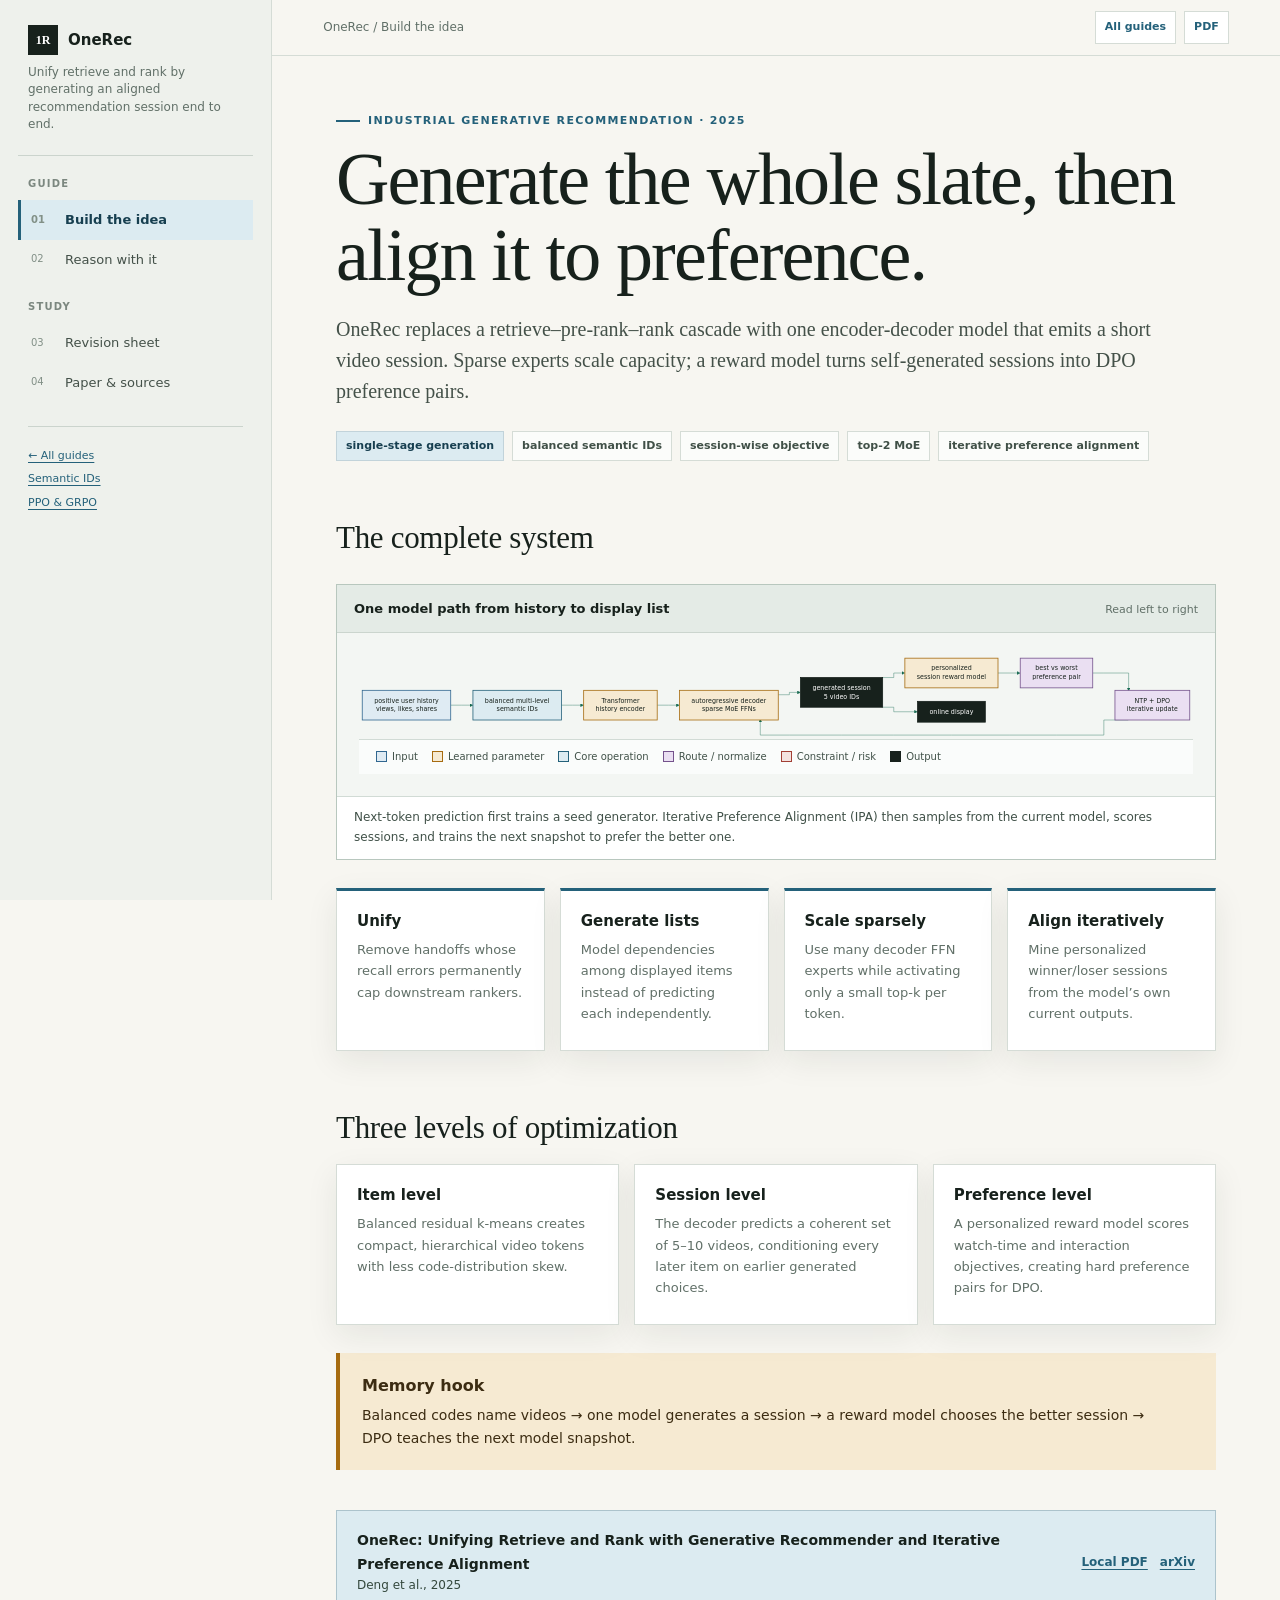
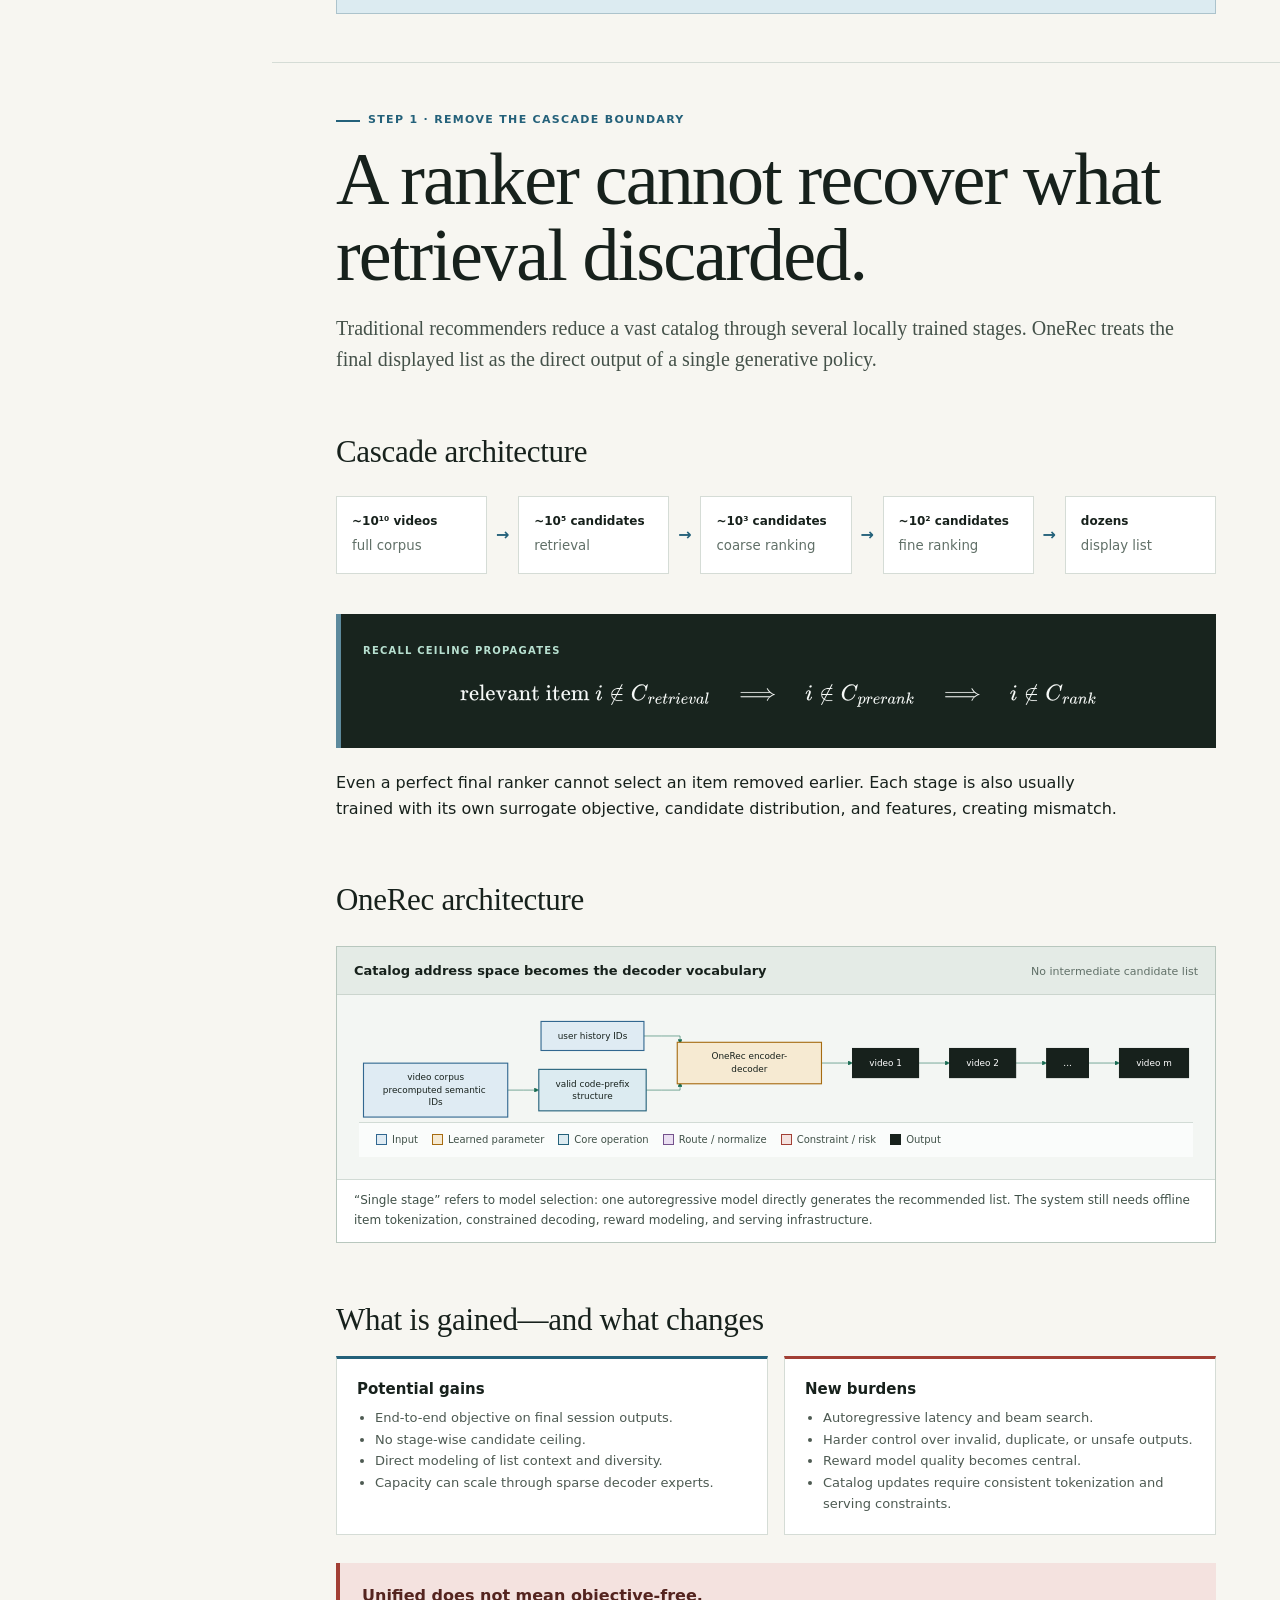
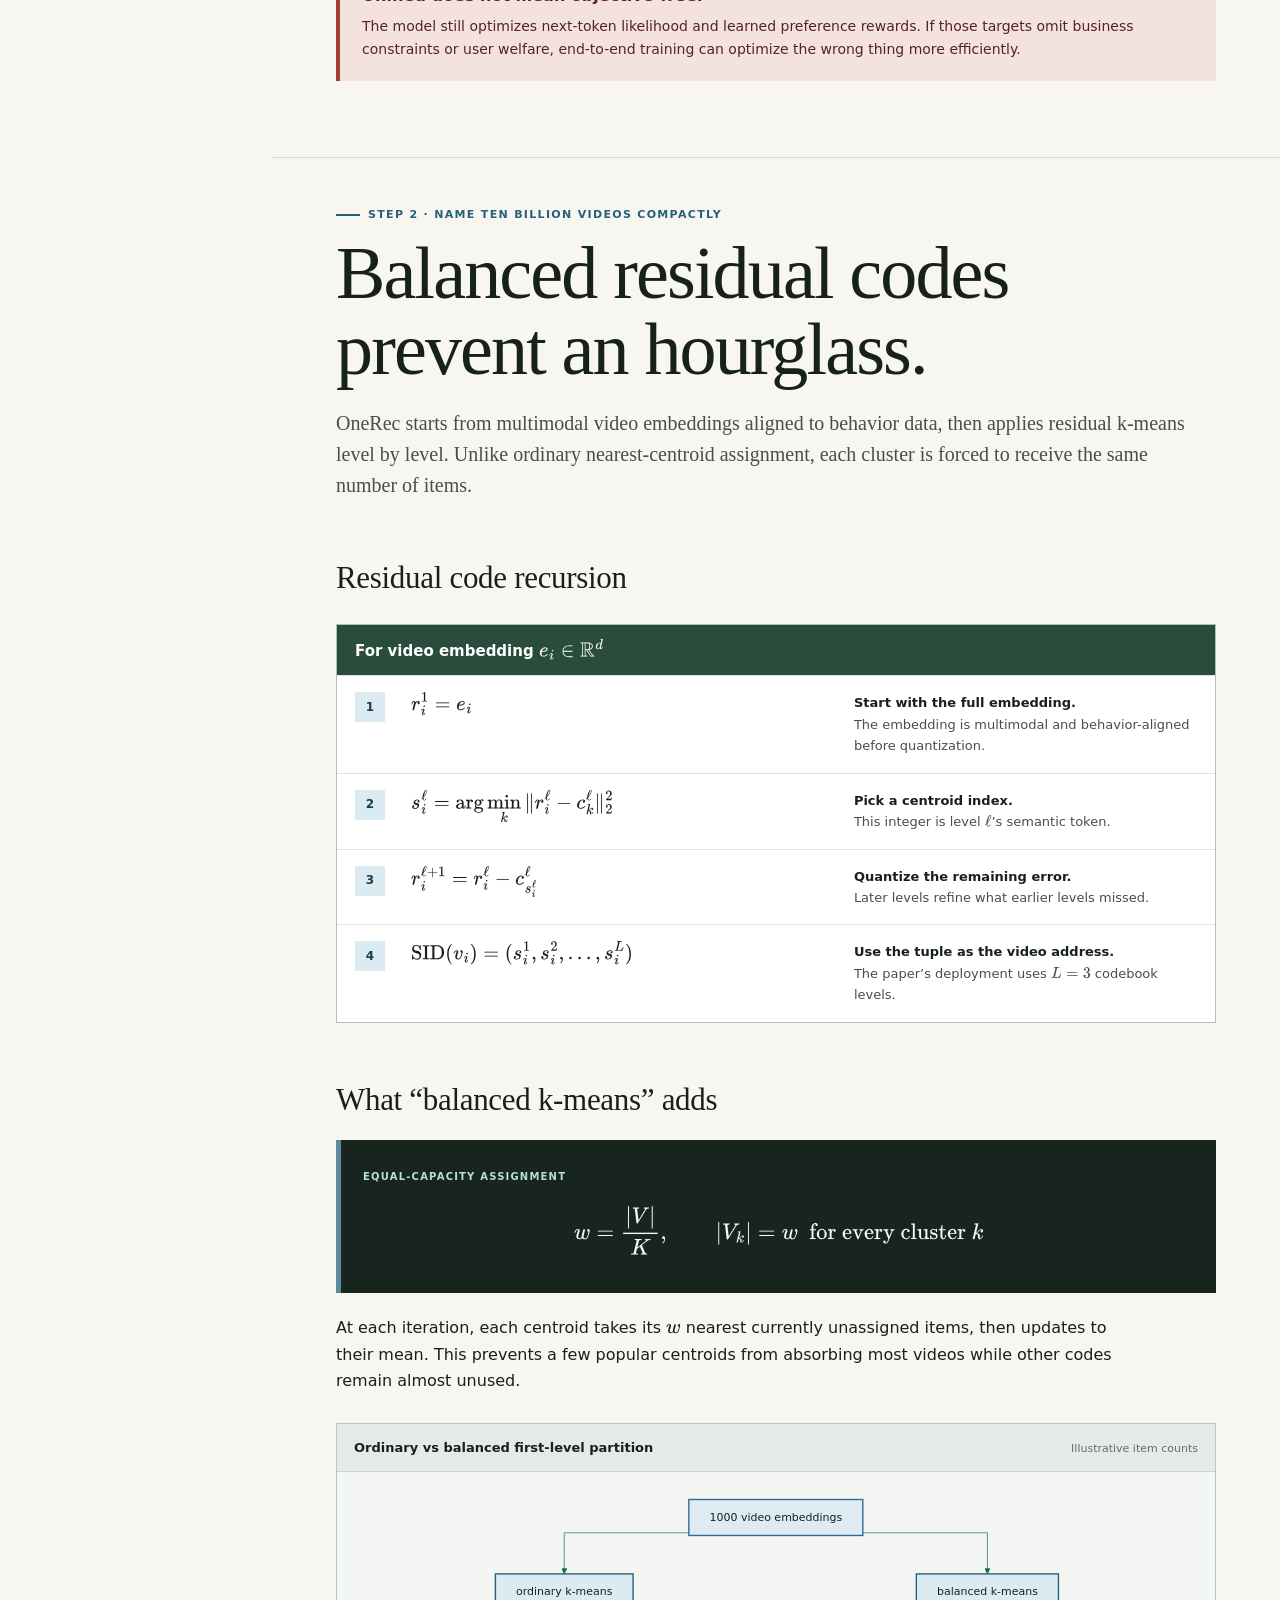
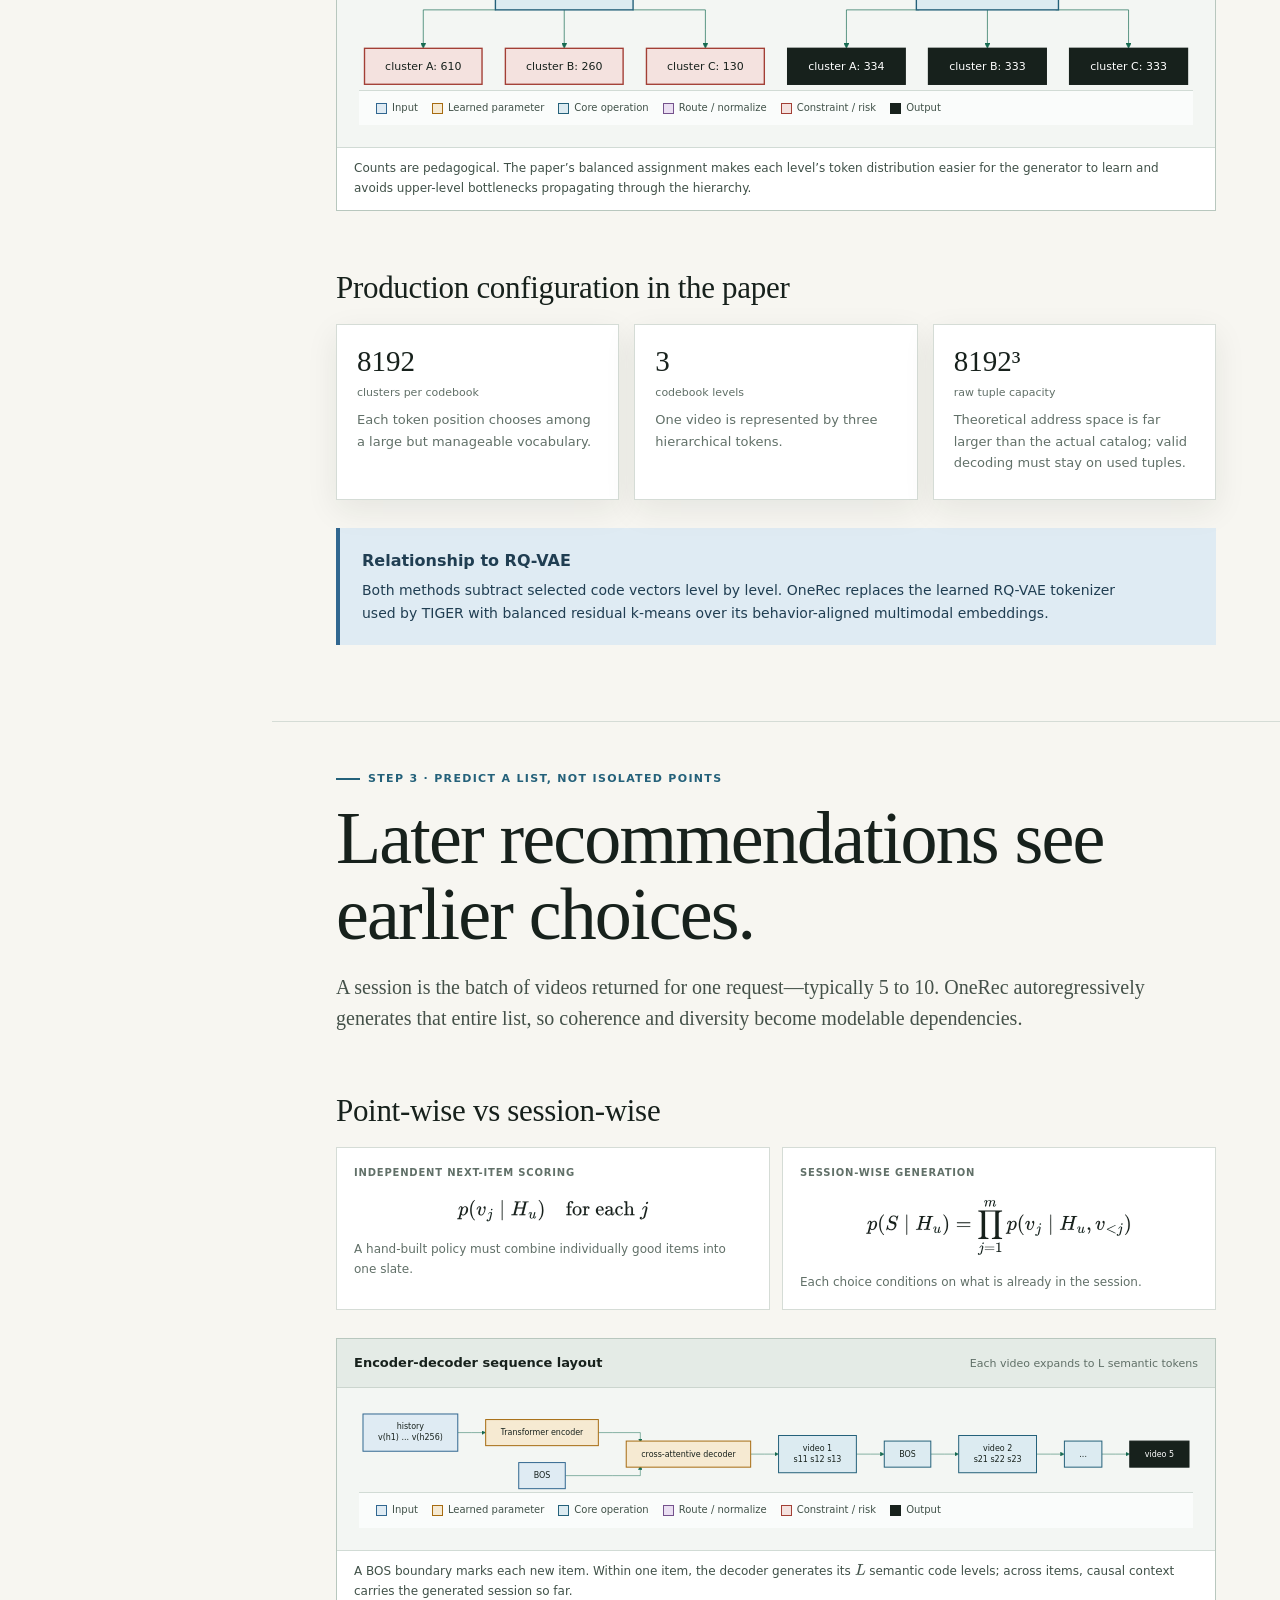
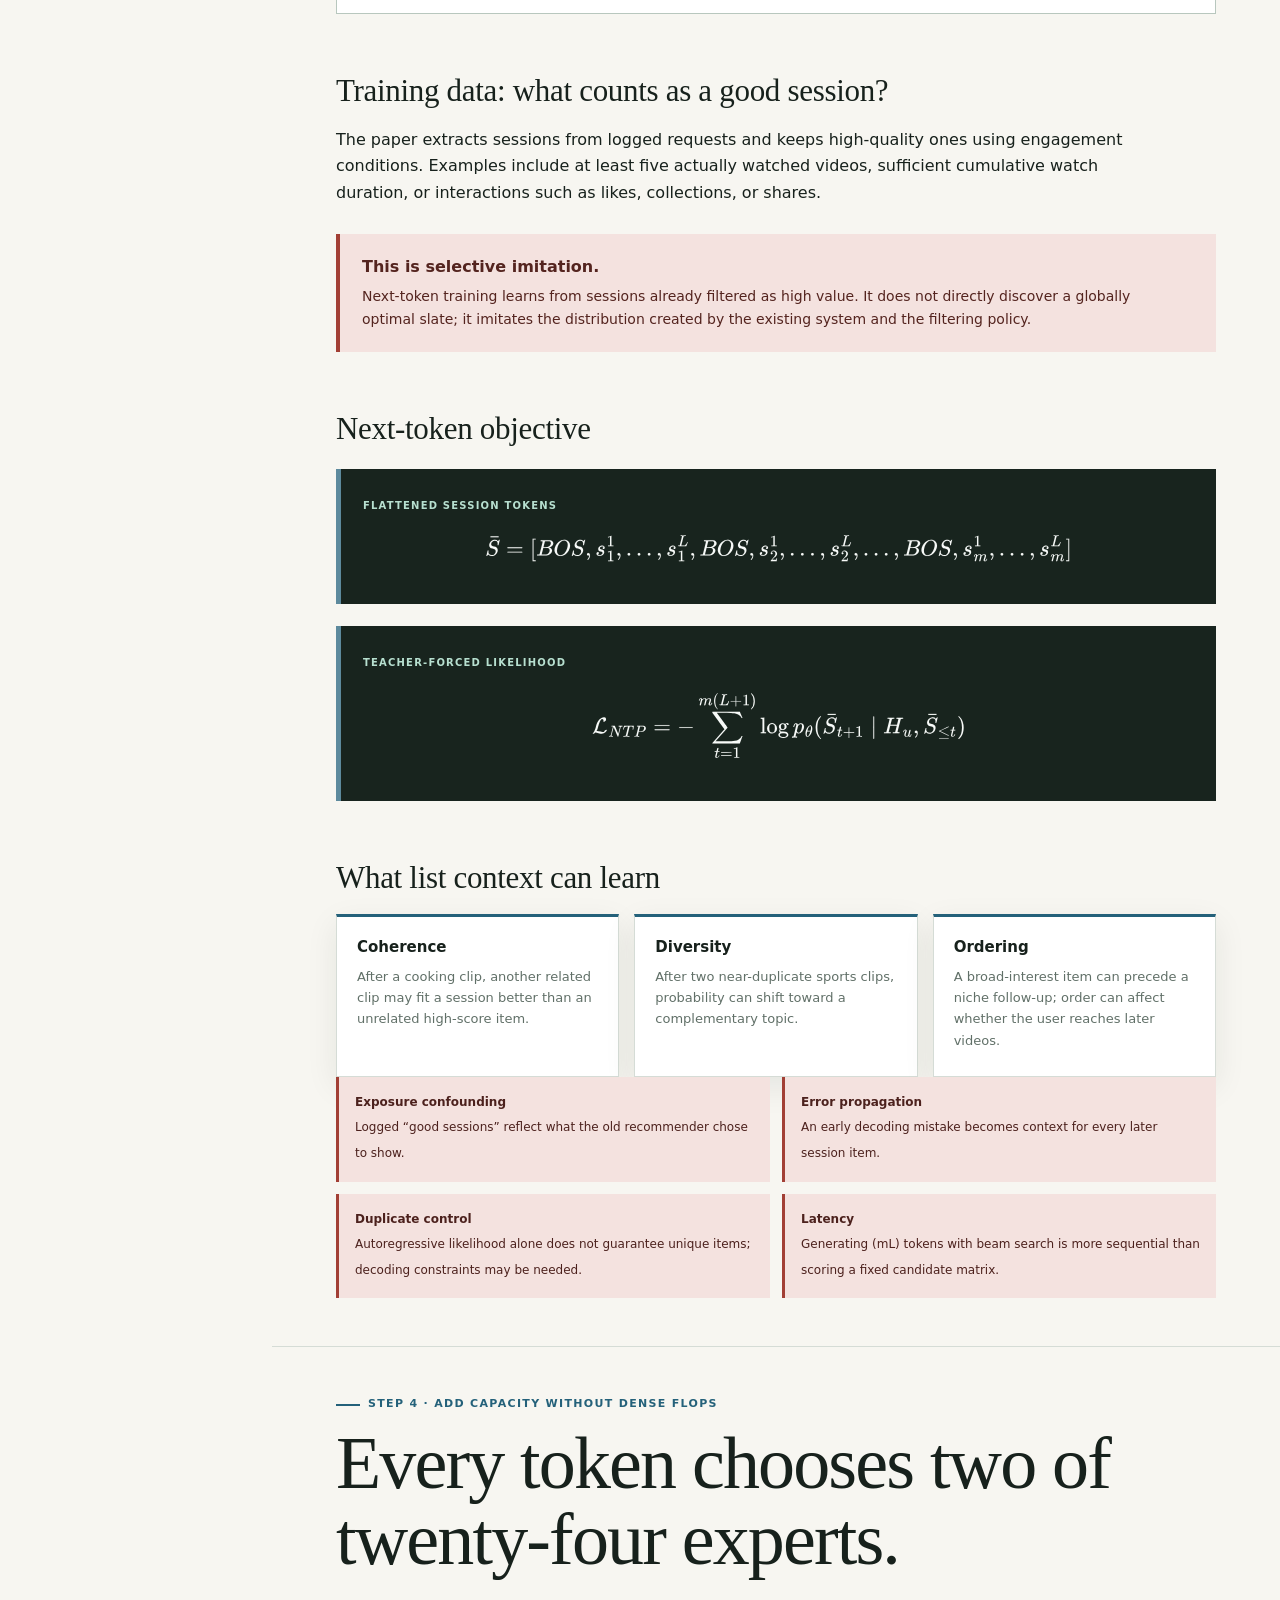
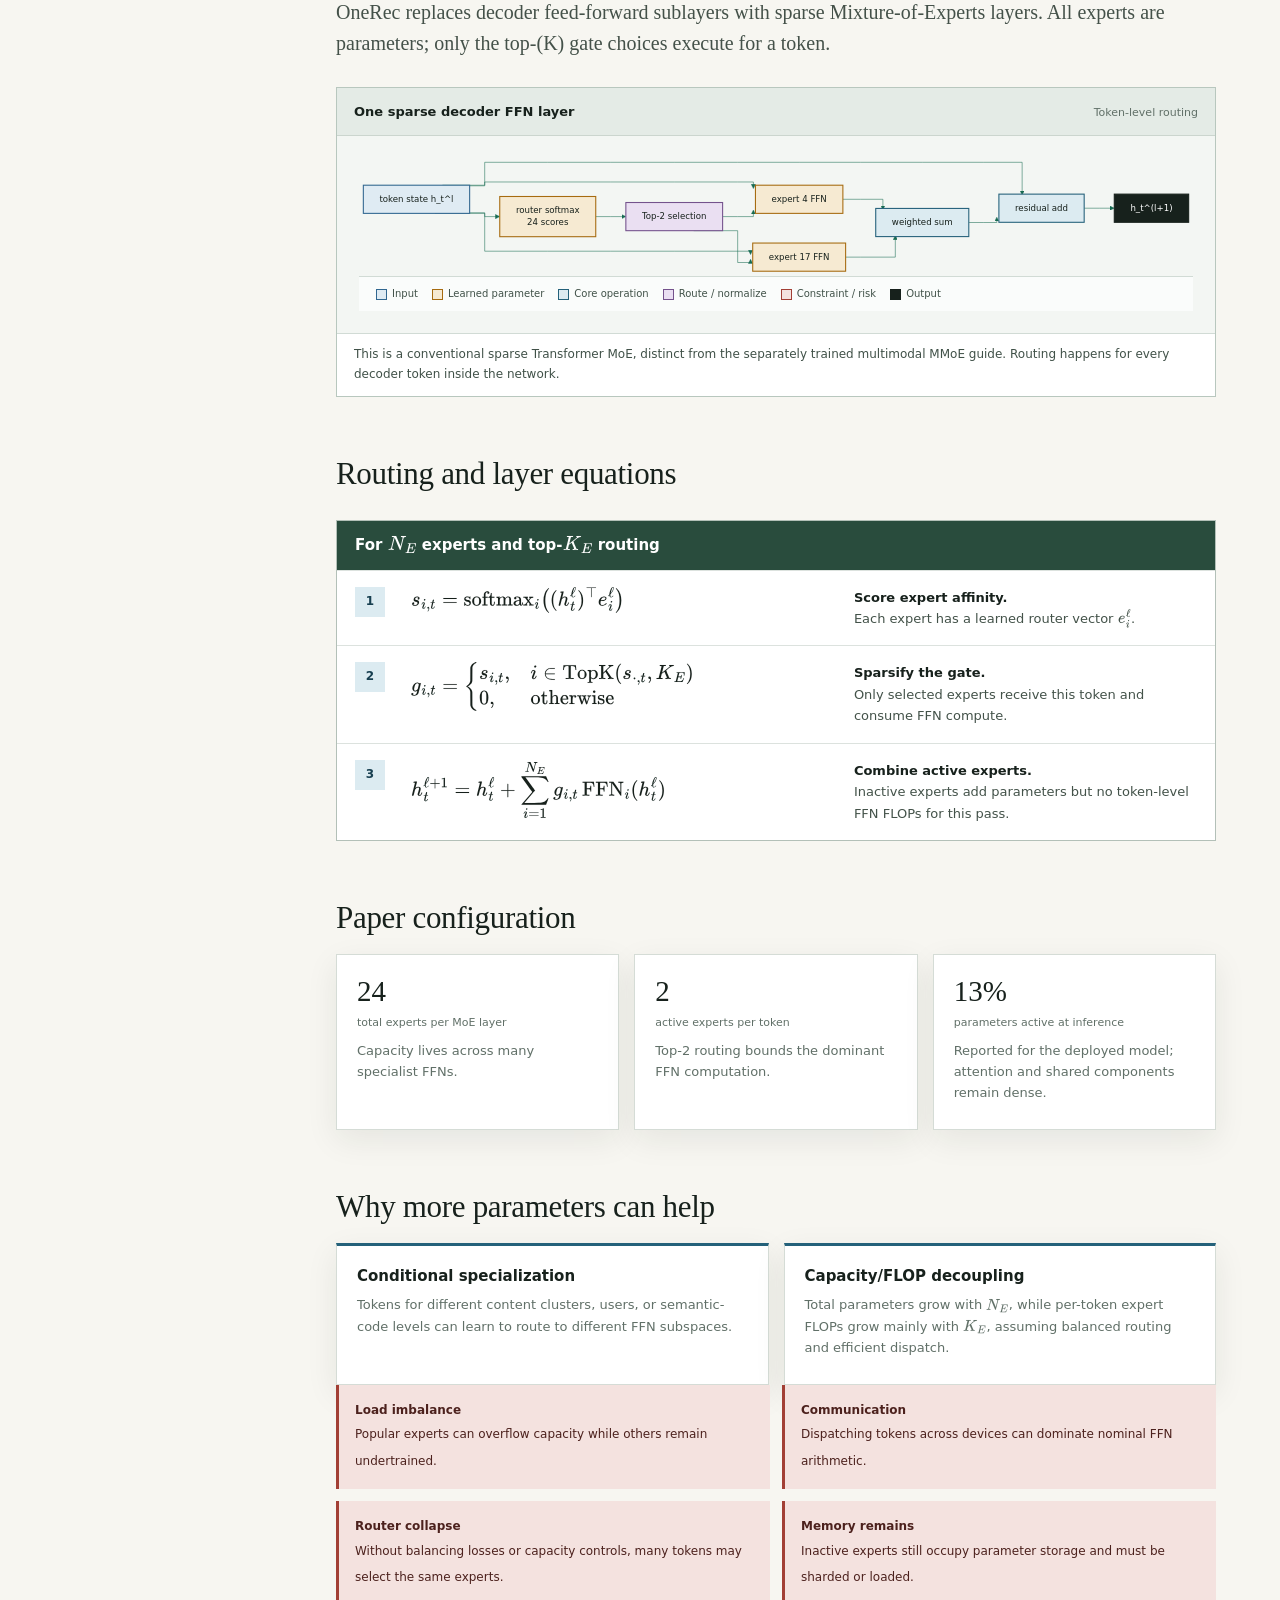
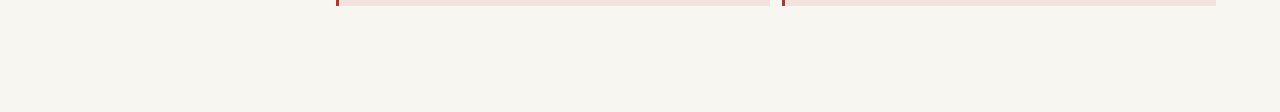
<file: ML - OneRec/index.html>
<!doctype html>
<html lang="en">
<head>
  <meta charset="utf-8">
  <meta name="viewport" content="width=device-width,initial-scale=1">
  <meta name="description" content="A from-scratch visual and mathematical guide to OneRec, session-wise generative recommendation, sparse MoE, and iterative preference alignment.">
  <title>OneRec · Visual Field Guide</title>
  <script>
    window.MathJax = { tex: { inlineMath: [['\\(', '\\)']], displayMath: [['\\[', '\\]']] }, svg: { fontCache: 'global' }, startup: { typeset: false } };
  </script>
  <link rel="stylesheet" href="../assets/guide.css">
</head>
<body data-guide-title="OneRec" style="--accent:#24617a;--accent-dark:#173f50;--accent-soft:#dcebf1">
<div class="shell">
  <aside class="sidebar">
    <div class="brand">
      <div class="brand-mark"><span class="brand-icon">1R</span><span>OneRec</span></div>
      <p>Unify retrieve and rank by generating an aligned recommendation session end to end.</p>
    </div>
    <div class="nav-label">Guide</div>
    <button class="tab-btn active" data-tab="build" data-panels="overview,unify,tokens,session,moe"><span class="num">01</span>Build the idea</button>
    <button class="tab-btn" data-tab="reason" data-panels="ipa,worked,evidence"><span class="num">02</span>Reason with it</button>
    <div class="nav-label">Study</div>
    <button class="tab-btn" data-tab="revision"><span class="num">03</span>Revision sheet</button>
    <button class="tab-btn" data-tab="references"><span class="num">04</span>Paper &amp; sources</button>
    <div class="side-foot"><a href="../">← All guides</a><a href="../ML%20-%20Semantic%20IDs/">Semantic IDs</a><a href="../RL%20-%20PPO%20and%20GRPO/">PPO &amp; GRPO</a></div>
  </aside>

  <main class="content">
    <header class="topbar">
      <select class="mobile-nav" aria-label="Choose section"></select>
      <span class="crumb" id="crumb">OneRec / Build the idea</span>
      <div class="top-actions"><a class="top-link" href="../">All guides</a><a class="top-link" href="papers/OneRec.pdf">PDF</a></div>
    </header>

    <section class="tab active" id="overview"><div class="page">
      <div class="eyebrow">Industrial generative recommendation · 2025</div>
      <h1>Generate the whole slate, then align it to preference.</h1>
      <p class="lede">OneRec replaces a retrieve–pre-rank–rank cascade with one encoder-decoder model that emits a short video session. Sparse experts scale capacity; a reward model turns self-generated sessions into DPO preference pairs.</p>
      <div class="meta-row"><span class="chip primary">single-stage generation</span><span class="chip">balanced semantic IDs</span><span class="chip">session-wise objective</span><span class="chip">top-2 MoE</span><span class="chip">iterative preference alignment</span></div>

      <h2>The complete system</h2>
      <figure class="diagram">
        <div class="diagram-head"><strong>One model path from history to display list</strong><span>Read left to right</span></div>
        <div class="diagram-body"><pre class="mermaid">
flowchart LR
  LOG["positive user history<br/>views, likes, shares"] --> TOK["balanced multi-level<br/>semantic IDs"]
  TOK --> ENC["Transformer<br/>history encoder"]
  ENC --> DEC["autoregressive decoder<br/>sparse MoE FFNs"]
  DEC --> SESSION["generated session<br/>5 video IDs"]
  SESSION --> RM["personalized<br/>session reward model"]
  RM --> PAIR["best vs worst<br/>preference pair"]
  PAIR --> DPO["NTP + DPO<br/>iterative update"]
  DPO --> DEC
  SESSION --> SERVE["online display"]
  class LOG input; class TOK op; class ENC,DEC,RM param; class PAIR,DPO route; class SESSION,SERVE output;
  classDef input fill:#dfebf3,stroke:#316790,stroke-width:2px;
  classDef param fill:#f6ead2,stroke:#a66b10,stroke-width:2px;
  classDef op fill:#dcebf1,stroke:#24617a,stroke-width:2px;
  classDef route fill:#eadff2,stroke:#74528c,stroke-width:2px;
  classDef output fill:#17211c,color:#fff,stroke:#17211c,stroke-width:2px;
        </pre></div>
        <figcaption>Next-token prediction first trains a seed generator. Iterative Preference Alignment (IPA) then samples from the current model, scores sessions, and trains the next snapshot to prefer the better one.</figcaption>
      </figure>

      <div class="grid4">
        <div class="concept"><h3>Unify</h3><p>Remove handoffs whose recall errors permanently cap downstream rankers.</p></div>
        <div class="concept"><h3>Generate lists</h3><p>Model dependencies among displayed items instead of predicting each independently.</p></div>
        <div class="concept"><h3>Scale sparsely</h3><p>Use many decoder FFN experts while activating only a small top-k per token.</p></div>
        <div class="concept"><h3>Align iteratively</h3><p>Mine personalized winner/loser sessions from the model’s own current outputs.</p></div>
      </div>

      <h2>Three levels of optimization</h2>
      <div class="grid3">
        <div class="note"><h3>Item level</h3><p>Balanced residual k-means creates compact, hierarchical video tokens with less code-distribution skew.</p></div>
        <div class="note"><h3>Session level</h3><p>The decoder predicts a coherent set of 5–10 videos, conditioning every later item on earlier generated choices.</p></div>
        <div class="note"><h3>Preference level</h3><p>A personalized reward model scores watch-time and interaction objectives, creating hard preference pairs for DPO.</p></div>
      </div>

      <div class="callout"><strong>Memory hook</strong><p>Balanced codes name videos → one model generates a session → a reward model chooses the better session → DPO teaches the next model snapshot.</p></div>
      <div class="paper"><div><strong>OneRec: Unifying Retrieve and Rank with Generative Recommender and Iterative Preference Alignment</strong>Deng et al., 2025</div><div class="paper-links"><a href="papers/OneRec.pdf">Local PDF</a><a href="https://arxiv.org/abs/2502.18965">arXiv</a></div></div>
    </div></section>

    <section class="tab" id="unify"><div class="page">
      <div class="eyebrow">Step 1 · Remove the cascade boundary</div>
      <h1>A ranker cannot recover what retrieval discarded.</h1>
      <p class="lede">Traditional recommenders reduce a vast catalog through several locally trained stages. OneRec treats the final displayed list as the direct output of a single generative policy.</p>

      <h2>Cascade architecture</h2>
      <div class="pipeline">
        <div class="stage"><strong>~10¹⁰ videos</strong><small>full corpus</small></div><div class="arrow">→</div>
        <div class="stage"><strong>~10⁵ candidates</strong><small>retrieval</small></div><div class="arrow">→</div>
        <div class="stage"><strong>~10³ candidates</strong><small>coarse ranking</small></div><div class="arrow">→</div>
        <div class="stage"><strong>~10² candidates</strong><small>fine ranking</small></div><div class="arrow">→</div>
        <div class="stage"><strong>dozens</strong><small>display list</small></div>
      </div>

      <div class="math"><span class="label">Recall ceiling propagates</span>\[\text{relevant item }i\notin C_{retrieval}\quad\Longrightarrow\quad i\notin C_{prerank}\quad\Longrightarrow\quad i\notin C_{rank}\]</div>
      <p>Even a perfect final ranker cannot select an item removed earlier. Each stage is also usually trained with its own surrogate objective, candidate distribution, and features, creating mismatch.</p>

      <h2>OneRec architecture</h2>
      <figure class="diagram">
        <div class="diagram-head"><strong>Catalog address space becomes the decoder vocabulary</strong><span>No intermediate candidate list</span></div>
        <div class="diagram-body"><pre class="mermaid">
flowchart LR
  C["video corpus<br/>precomputed semantic IDs"] --> TRIE["valid code-prefix<br/>structure"]
  H["user history IDs"] --> M["OneRec encoder-decoder"]
  TRIE --> M
  M --> V1["video 1"] --> V2["video 2"] --> VD["..."] --> VM["video m"]
  class C,H input; class TRIE op; class M param; class V1,V2,VD,VM output;
  classDef input fill:#dfebf3,stroke:#316790,stroke-width:2px;
  classDef param fill:#f6ead2,stroke:#a66b10,stroke-width:2px;
  classDef op fill:#dcebf1,stroke:#24617a,stroke-width:2px;
  classDef output fill:#17211c,color:#fff,stroke:#17211c,stroke-width:2px;
        </pre></div>
        <figcaption>“Single stage” refers to model selection: one autoregressive model directly generates the recommended list. The system still needs offline item tokenization, constrained decoding, reward modeling, and serving infrastructure.</figcaption>
      </figure>

      <h2>What is gained—and what changes</h2>
      <div class="procon">
        <div class="pros"><h3>Potential gains</h3><ul><li>End-to-end objective on final session outputs.</li><li>No stage-wise candidate ceiling.</li><li>Direct modeling of list context and diversity.</li><li>Capacity can scale through sparse decoder experts.</li></ul></div>
        <div class="cons"><h3>New burdens</h3><ul><li>Autoregressive latency and beam search.</li><li>Harder control over invalid, duplicate, or unsafe outputs.</li><li>Reward model quality becomes central.</li><li>Catalog updates require consistent tokenization and serving constraints.</li></ul></div>
      </div>

      <div class="callout red"><strong>Unified does not mean objective-free.</strong><p>The model still optimizes next-token likelihood and learned preference rewards. If those targets omit business constraints or user welfare, end-to-end training can optimize the wrong thing more efficiently.</p></div>
    </div></section>

    <section class="tab" id="tokens"><div class="page">
      <div class="eyebrow">Step 2 · Name ten billion videos compactly</div>
      <h1>Balanced residual codes prevent an hourglass.</h1>
      <p class="lede">OneRec starts from multimodal video embeddings aligned to behavior data, then applies residual k-means level by level. Unlike ordinary nearest-centroid assignment, each cluster is forced to receive the same number of items.</p>

      <h2>Residual code recursion</h2>
      <div class="derivation">
        <h3>For video embedding \(e_i\in\mathbb{R}^d\)</h3>
        <div class="derivation-step"><div class="step-no">1</div><div class="step-formula">\[r_i^{1}=e_i\]</div><div class="step-explain"><strong>Start with the full embedding.</strong>The embedding is multimodal and behavior-aligned before quantization.</div></div>
        <div class="derivation-step"><div class="step-no">2</div><div class="step-formula">\[s_i^{\ell}=\arg\min_k\|r_i^{\ell}-c_k^{\ell}\|_2^2\]</div><div class="step-explain"><strong>Pick a centroid index.</strong>This integer is level \(\ell\)’s semantic token.</div></div>
        <div class="derivation-step"><div class="step-no">3</div><div class="step-formula">\[r_i^{\ell+1}=r_i^{\ell}-c_{s_i^{\ell}}^{\ell}\]</div><div class="step-explain"><strong>Quantize the remaining error.</strong>Later levels refine what earlier levels missed.</div></div>
        <div class="derivation-step"><div class="step-no">4</div><div class="step-formula">\[\operatorname{SID}(v_i)=(s_i^1,s_i^2,\ldots,s_i^L)\]</div><div class="step-explain"><strong>Use the tuple as the video address.</strong>The paper’s deployment uses \(L=3\) codebook levels.</div></div>
      </div>

      <h2>What “balanced k-means” adds</h2>
      <div class="math"><span class="label">Equal-capacity assignment</span>\[w=\frac{|V|}{K},\qquad |V_k|=w\ \text{ for every cluster }k\]</div>
      <p>At each iteration, each centroid takes its \(w\) nearest currently unassigned items, then updates to their mean. This prevents a few popular centroids from absorbing most videos while other codes remain almost unused.</p>

      <figure class="diagram">
        <div class="diagram-head"><strong>Ordinary vs balanced first-level partition</strong><span>Illustrative item counts</span></div>
        <div class="diagram-body"><pre class="mermaid">
flowchart TB
  V["1000 video embeddings"] --> O["ordinary k-means"]
  V --> B["balanced k-means"]
  O --> O1["cluster A: 610"]
  O --> O2["cluster B: 260"]
  O --> O3["cluster C: 130"]
  B --> B1["cluster A: 334"]
  B --> B2["cluster B: 333"]
  B --> B3["cluster C: 333"]
  class V input; class O,B op; class O1,O2,O3 risk; class B1,B2,B3 output;
  classDef input fill:#dfebf3,stroke:#316790,stroke-width:2px;
  classDef op fill:#dcebf1,stroke:#24617a,stroke-width:2px;
  classDef risk fill:#f4e2df,stroke:#a23f35,stroke-width:2px;
  classDef output fill:#17211c,color:#fff,stroke:#17211c,stroke-width:2px;
        </pre></div>
        <figcaption>Counts are pedagogical. The paper’s balanced assignment makes each level’s token distribution easier for the generator to learn and avoids upper-level bottlenecks propagating through the hierarchy.</figcaption>
      </figure>

      <h2>Production configuration in the paper</h2>
      <div class="grid3">
        <div class="metric"><b>8192</b><small>clusters per codebook</small><p>Each token position chooses among a large but manageable vocabulary.</p></div>
        <div class="metric"><b>3</b><small>codebook levels</small><p>One video is represented by three hierarchical tokens.</p></div>
        <div class="metric"><b>8192³</b><small>raw tuple capacity</small><p>Theoretical address space is far larger than the actual catalog; valid decoding must stay on used tuples.</p></div>
      </div>

      <div class="callout blue"><strong>Relationship to RQ-VAE</strong><p>Both methods subtract selected code vectors level by level. OneRec replaces the learned RQ-VAE tokenizer used by TIGER with balanced residual k-means over its behavior-aligned multimodal embeddings.</p></div>
    </div></section>

    <section class="tab" id="session"><div class="page">
      <div class="eyebrow">Step 3 · Predict a list, not isolated points</div>
      <h1>Later recommendations see earlier choices.</h1>
      <p class="lede">A session is the batch of videos returned for one request—typically 5 to 10. OneRec autoregressively generates that entire list, so coherence and diversity become modelable dependencies.</p>

      <h2>Point-wise vs session-wise</h2>
      <div class="formula-grid">
        <div class="formula-card"><b>Independent next-item scoring</b>\[p(v_j\mid H_u)\quad\text{for each }j\]<p>A hand-built policy must combine individually good items into one slate.</p></div>
        <div class="formula-card"><b>Session-wise generation</b>\[p(S\mid H_u)=\prod_{j=1}^{m}p(v_j\mid H_u,v_{\lt j})\]<p>Each choice conditions on what is already in the session.</p></div>
      </div>

      <figure class="diagram">
        <div class="diagram-head"><strong>Encoder-decoder sequence layout</strong><span>Each video expands to L semantic tokens</span></div>
        <div class="diagram-body"><pre class="mermaid">
flowchart LR
  H["history<br/>v(h1) ... v(h256)"] --> E["Transformer encoder"]
  E --> D["cross-attentive decoder"]
  B1["BOS"] --> D
  D --> A1["video 1<br/>s11 s12 s13"] --> B2["BOS"] --> A2["video 2<br/>s21 s22 s23"] --> BD["..."] --> AM["video 5"]
  class H,B1 input; class E,D param; class A1,B2,A2,BD op; class AM output;
  classDef input fill:#dfebf3,stroke:#316790,stroke-width:2px;
  classDef param fill:#f6ead2,stroke:#a66b10,stroke-width:2px;
  classDef op fill:#dcebf1,stroke:#24617a,stroke-width:2px;
  classDef output fill:#17211c,color:#fff,stroke:#17211c,stroke-width:2px;
        </pre></div>
        <figcaption>A BOS boundary marks each new item. Within one item, the decoder generates its \(L\) semantic code levels; across items, causal context carries the generated session so far.</figcaption>
      </figure>

      <h2>Training data: what counts as a good session?</h2>
      <p>The paper extracts sessions from logged requests and keeps high-quality ones using engagement conditions. Examples include at least five actually watched videos, sufficient cumulative watch duration, or interactions such as likes, collections, or shares.</p>
      <div class="callout red"><strong>This is selective imitation.</strong><p>Next-token training learns from sessions already filtered as high value. It does not directly discover a globally optimal slate; it imitates the distribution created by the existing system and the filtering policy.</p></div>

      <h2>Next-token objective</h2>
      <div class="math"><span class="label">Flattened session tokens</span>\[\bar S=[BOS,s_1^1,\ldots,s_1^L,BOS,s_2^1,\ldots,s_2^L,\ldots,BOS,s_m^1,\ldots,s_m^L]\]</div>
      <div class="math"><span class="label">Teacher-forced likelihood</span>\[\mathcal L_{NTP}=-\sum_{t=1}^{m(L+1)}\log p_\theta(\bar S_{t+1}\mid H_u,\bar S_{\le t})\]</div>

      <h2>What list context can learn</h2>
      <div class="grid3">
        <div class="concept"><h3>Coherence</h3><p>After a cooking clip, another related clip may fit a session better than an unrelated high-score item.</p></div>
        <div class="concept"><h3>Diversity</h3><p>After two near-duplicate sports clips, probability can shift toward a complementary topic.</p></div>
        <div class="concept"><h3>Ordering</h3><p>A broad-interest item can precede a niche follow-up; order can affect whether the user reaches later videos.</p></div>
      </div>

      <div class="caveats">
        <div class="caveat"><b>Exposure confounding</b><span>Logged “good sessions” reflect what the old recommender chose to show.</span></div>
        <div class="caveat"><b>Error propagation</b><span>An early decoding mistake becomes context for every later session item.</span></div>
        <div class="caveat"><b>Duplicate control</b><span>Autoregressive likelihood alone does not guarantee unique items; decoding constraints may be needed.</span></div>
        <div class="caveat"><b>Latency</b><span>Generating (mL) tokens with beam search is more sequential than scoring a fixed candidate matrix.</span></div>
      </div>
    </div></section>

    <section class="tab" id="moe"><div class="page">
      <div class="eyebrow">Step 4 · Add capacity without dense FLOPs</div>
      <h1>Every token chooses two of twenty-four experts.</h1>
      <p class="lede">OneRec replaces decoder feed-forward sublayers with sparse Mixture-of-Experts layers. All experts are parameters; only the top-(K) gate choices execute for a token.</p>

      <figure class="diagram">
        <div class="diagram-head"><strong>One sparse decoder FFN layer</strong><span>Token-level routing</span></div>
        <div class="diagram-body"><pre class="mermaid">
flowchart LR
  H["token state h_t^l"] --> G["router softmax<br/>24 scores"]
  G --> TOP["Top-2 selection"]
  H --> E4["expert 4 FFN"]
  H --> E17["expert 17 FFN"]
  TOP --> E4
  TOP --> E17
  E4 --> SUM["weighted sum"]
  E17 --> SUM
  H --> RES["residual add"]
  SUM --> RES
  RES --> OUT["h_t^(l+1)"]
  class H input; class G,E4,E17 param; class TOP route; class SUM,RES op; class OUT output;
  classDef input fill:#dfebf3,stroke:#316790,stroke-width:2px;
  classDef param fill:#f6ead2,stroke:#a66b10,stroke-width:2px;
  classDef route fill:#eadff2,stroke:#74528c,stroke-width:2px;
  classDef op fill:#dcebf1,stroke:#24617a,stroke-width:2px;
  classDef output fill:#17211c,color:#fff,stroke:#17211c,stroke-width:2px;
        </pre></div>
        <figcaption>This is a conventional sparse Transformer MoE, distinct from the separately trained multimodal MMoE guide. Routing happens for every decoder token inside the network.</figcaption>
      </figure>

      <h2>Routing and layer equations</h2>
      <div class="derivation">
        <h3>For \(N_E\) experts and top-\(K_E\) routing</h3>
        <div class="derivation-step"><div class="step-no">1</div><div class="step-formula">\[s_{i,t}=\operatorname{softmax}_i\!\left((h_t^\ell)^\top e_i^\ell\right)\]</div><div class="step-explain"><strong>Score expert affinity.</strong>Each expert has a learned router vector \(e_i^\ell\).</div></div>
        <div class="derivation-step"><div class="step-no">2</div><div class="step-formula">\[g_{i,t}=\begin{cases}s_{i,t},&i\in\operatorname{TopK}(s_{\cdot,t},K_E)\\0,&\text{otherwise}\end{cases}\]</div><div class="step-explain"><strong>Sparsify the gate.</strong>Only selected experts receive this token and consume FFN compute.</div></div>
        <div class="derivation-step"><div class="step-no">3</div><div class="step-formula">\[h_t^{\ell+1}=h_t^\ell+\sum_{i=1}^{N_E}g_{i,t}\operatorname{FFN}_i(h_t^\ell)\]</div><div class="step-explain"><strong>Combine active experts.</strong>Inactive experts add parameters but no token-level FFN FLOPs for this pass.</div></div>
      </div>

      <h2>Paper configuration</h2>
      <div class="grid3">
        <div class="metric"><b>24</b><small>total experts per MoE layer</small><p>Capacity lives across many specialist FFNs.</p></div>
        <div class="metric"><b>2</b><small>active experts per token</small><p>Top-2 routing bounds the dominant FFN computation.</p></div>
        <div class="metric"><b>13%</b><small>parameters active at inference</small><p>Reported for the deployed model; attention and shared components remain dense.</p></div>
      </div>

      <h2>Why more parameters can help</h2>
      <div class="grid2">
        <div class="concept"><h3>Conditional specialization</h3><p>Tokens for different content clusters, users, or semantic-code levels can learn to route to different FFN subspaces.</p></div>
        <div class="concept"><h3>Capacity/FLOP decoupling</h3><p>Total parameters grow with \(N_E\), while per-token expert FLOPs grow mainly with \(K_E\), assuming balanced routing and efficient dispatch.</p></div>
      </div>

      <div class="caveats">
        <div class="caveat"><b>Load imbalance</b><span>Popular experts can overflow capacity while others remain undertrained.</span></div>
        <div class="caveat"><b>Communication</b><span>Dispatching tokens across devices can dominate nominal FFN arithmetic.</span></div>
        <div class="caveat"><b>Router collapse</b><span>Without balancing losses or capacity controls, many tokens may select the same experts.</span></div>
        <div class="caveat"><b>Memory remains</b><span>Inactive experts still occupy parameter storage and must be sharded or loaded.</span></div>
      </div>
    </div></section>

    <section class="tab" id="ipa"><div class="page">
      <div class="eyebrow">Step 5 · Align generated sessions</div>
      <h1>The model creates its own hard negatives.</h1>
      <p class="lede">Recommendation logs rarely contain two sessions shown to the same user at the same moment. OneRec trains a reward model, samples many current-model sessions, and uses the highest- and lowest-scoring outputs as a personalized preference pair.</p>

      <h2>Personalized session reward model</h2>
      <figure class="diagram">
        <div class="diagram-head"><strong>Score a user-session pair</strong><span>Four outcome towers</span></div>
        <div class="diagram-body"><pre class="mermaid">
flowchart LR
  U["user history u"] --> TA["target-aware<br/>item-user features"]
  S["session v1 ... vm"] --> TA
  TA --> SELF["self-attention across<br/>session items"]
  SELF --> POOL["sum pooled session"]
  POOL --> SWT["session watch-time tower"]
  POOL --> VTR["view-rate tower"]
  POOL --> WTR["follow-rate tower"]
  POOL --> LTR["like-rate tower"]
  class U,S input; class TA,SELF,POOL op; class SWT,VTR,WTR,LTR output;
  classDef input fill:#dfebf3,stroke:#316790,stroke-width:2px;
  classDef op fill:#dcebf1,stroke:#24617a,stroke-width:2px;
  classDef output fill:#17211c,color:#fff,stroke:#17211c,stroke-width:2px;
        </pre></div>
        <figcaption>The reward model is trained on abundant logged recommendation outcomes with binary cross-entropy per target. A scalar preference score used for sampling must reflect the selected objective/combination.</figcaption>
      </figure>

      <h2>Iterative Preference Alignment loop</h2>
      <div class="derivation">
        <h3>Build the next model \(M_{t+1}\) from current model \(M_t\)</h3>
        <div class="derivation-step"><div class="step-no">1</div><div class="step-formula">\[S_u^n\sim M_t(H_u),\qquad n=1,\ldots,N\]</div><div class="step-explain"><strong>Explore current behavior.</strong>The paper uses beam search to generate \(N=128\) candidate sessions for sampled users.</div></div>
        <div class="derivation-step"><div class="step-no">2</div><div class="step-formula">\[r_u^n=R(u,S_u^n),\quad S_u^w=\arg\max_n r_u^n,\quad S_u^l=\arg\min_n r_u^n\]</div><div class="step-explain"><strong>Mine self-hard preferences.</strong>The winner and loser are personalized and lie on the current model’s output distribution.</div></div>
        <div class="derivation-step"><div class="step-no">3</div><div class="step-formula">\[\mathcal L_{DPO}=-\log\sigma\!\left(\beta\log\frac{M_{t+1}(S^w\mid H)}{M_t(S^w\mid H)}-\beta\log\frac{M_{t+1}(S^l\mid H)}{M_t(S^l\mid H)}\right)\]</div><div class="step-explain"><strong>Increase winner-relative likelihood.</strong>The previous snapshot \(M_t\) serves as the DPO reference policy.</div></div>
        <div class="derivation-step"><div class="step-no">4</div><div class="step-formula">\[\mathcal L=\mathcal L_{NTP}+\lambda\mathcal L_{DPO}\]</div><div class="step-explain"><strong>Keep language-model grounding.</strong>NTP anchors the generator to high-quality sessions while DPO shifts preference between sampled alternatives.</div></div>
      </div>

      <h2>Why only 1% DPO sampling?</h2>
      <p>Beam-generating 128 sessions and scoring each is expensive. The paper applies DPO sampling to only \(r_{DPO}=1\%\) of examples; its ablation reports marginal gains from increasing to 5% despite roughly linear sampling-resource growth.</p>

      <div class="callout red"><strong>The reward model becomes the optimization target.</strong><p>If it misranks sessions, IPA confidently amplifies those errors. Self-generated pairs reduce off-policy mismatch but do not make the reward unbiased or immune to reward hacking.</p></div>

      <h2>IPA, PPO, and GRPO are different</h2>
      <div class="table-wrap"><table><thead><tr><th>Method</th><th>Training signal</th><th>Needs rollouts during update?</th><th>Value model?</th><th>OneRec role</th></tr></thead><tbody>
        <tr><td>DPO / IPA</td><td>Winner–loser sequence pair</td><td>IPA mines pairs from current model, then uses supervised preference loss</td><td>No</td><td>Used by OneRec</td></tr>
        <tr><td>PPO</td><td>Reward-weighted policy gradient with clipped ratios</td><td>Yes</td><td>Usually yes</td><td>Not the paper’s alignment algorithm</td></tr>
        <tr><td>GRPO</td><td>Group-relative reward advantages with clipped ratios</td><td>Yes, multiple outputs per prompt</td><td>No</td><td>Conceptually similar grouping, different objective</td></tr>
      </tbody></table></div>
    </div></section>

    <section class="tab" id="worked"><div class="page">
      <div class="eyebrow">Concrete pass · Generation, routing, preference</div>
      <h1>Trace one user through OneRec.</h1>
      <p class="lede">This compact example keeps the real sequence of operations while using small invented numbers.</p>

      <h2>1 · Encode history</h2>
      <div class="token-stream" style="overflow-x:auto">
        <span class="token item">football<br><small>(12,4,8)</small></span><span class="arrow">→</span><span class="token item">highlights<br><small>(12,7,2)</small></span><span class="arrow">→</span><span class="token item">cooking<br><small>(31,9,5)</small></span><span class="arrow">→</span><span class="token item">football<br><small>(12,5,1)</small></span>
      </div>
      <p>The encoder sees all flattened semantic tokens and produces contextual states \(H=\operatorname{Encoder}(H_u)\).</p>

      <h2>2 · Route a decoder token</h2>
      <p>At one decoding position, suppose the router’s largest expert probabilities are expert 4 at 0.52 and expert 17 at 0.31. Top-2 routing zeros the rest:</p>
      <div class="math"><span class="label">Sparse FFN update</span>\[h'=h+0.52\operatorname{FFN}_4(h)+0.31\operatorname{FFN}_{17}(h)\]</div>
      <p>The gate is sparse but not necessarily renormalized after top-k in the paper’s displayed equation; implementation details can choose normalization and load-balancing behavior.</p>

      <h2>3 · Generate two candidate sessions</h2>
      <div class="grid2">
        <div class="card"><h3>Session A</h3><p>football analysis → match highlights → transfer news → cooking recipe → comedy</p><p><strong>Reward model:</strong> 0.82</p></div>
        <div class="card"><h3>Session B</h3><p>five near-duplicate football clips from the same match</p><p><strong>Reward model:</strong> 0.41</p></div>
      </div>
      <p>For this user, (S^w=A) and (S^l=B). Another user could receive the opposite preference if repetition better matches their behavior.</p>

      <h2>4 · See the DPO margin move</h2>
      <p>Let the new model improve the winner log-probability relative to the old snapshot by \(+1.2\), while its loser relative log-probability changes by \(-0.4\). With \(\beta=0.1\):</p>
      <div class="derivation">
        <h3>Pairwise preference loss</h3>
        <div class="derivation-step"><div class="step-no">1</div><div class="step-formula">\[m=(+1.2)-(-0.4)=1.6\]</div><div class="step-explain"><strong>Compute relative preference margin.</strong>Winner change minus loser change.</div></div>
        <div class="derivation-step"><div class="step-no">2</div><div class="step-formula">\[\beta m=0.16,\qquad \sigma(0.16)\approx0.540\]</div><div class="step-explain"><strong>Convert to pair probability.</strong>The model has moved modestly toward the desired ordering.</div></div>
        <div class="derivation-step"><div class="step-no">3</div><div class="step-formula">\[\mathcal L_{DPO}=-\log 0.540\approx0.616&lt;0.693\]</div><div class="step-explain"><strong>Loss falls from the zero-margin baseline.</strong>Gradient keeps rewarding a larger winner-over-loser relative margin.</div></div>
      </div>

      <div class="quiz"><h3>Reasoning check</h3><p>Why not train only on the reward model’s top session and discard NTP?</p><button data-answer="onerec-worked-q">Reveal answer</button><div class="answer" id="onerec-worked-q">That would aggressively optimize a learned proxy on a tiny self-selected subset and can drift away from valid, diverse, high-quality session generation. NTP anchors the model to logged good sessions; DPO supplies a relative correction between current-model alternatives.</div></div>
    </div></section>

    <section class="tab" id="evidence"><div class="page">
      <div class="eyebrow">Production system · Claims in context</div>
      <h1>Offline gains became an online watch-time lift.</h1>
      <p class="lede">The paper reports a deployed 1B-parameter model on Kuaishou, with a separate DPO sampling service, reward model, training stack, and online inference model.</p>

      <h2>Deployment data flow</h2>
      <figure class="diagram">
        <div class="diagram-head"><strong>Three connected services</strong><span>Model snapshots circulate between them</span></div>
        <div class="diagram-body"><pre class="mermaid">
flowchart LR
  LOG["online logs"] --> TRAIN["offline trainer<br/>NTP + DPO"]
  TRAIN --> ONLINE["online OneRec<br/>1B inference"]
  TRAIN --> SAMPLE["DPO sample server<br/>beam 128"]
  ONLINE --> USERS["recommended sessions"]
  SAMPLE --> RM["session reward model"]
  RM --> PAIRS["winner / loser pairs"]
  PAIRS --> TRAIN
  USERS --> LOG
  class LOG input; class TRAIN,ONLINE,SAMPLE,RM param; class PAIRS route; class USERS output;
  classDef input fill:#dfebf3,stroke:#316790,stroke-width:2px;
  classDef param fill:#f6ead2,stroke:#a66b10,stroke-width:2px;
  classDef route fill:#eadff2,stroke:#74528c,stroke-width:2px;
  classDef output fill:#17211c,color:#fff,stroke:#17211c,stroke-width:2px;
        </pre></div>
        <figcaption>The serving stack uses KV-cache decoding, float16 quantization, and beam size 128. Training uses A800 GPUs, XLA, and bfloat16 according to the paper.</figcaption>
      </figure>

      <h2>Reported online A/B results</h2>
      <div class="grid3">
        <div class="metric"><b>+0.57%</b><small>total watch time · OneRec-0.1B</small><p>Compared with the current multi-stage system.</p></div>
        <div class="metric"><b>+1.21%</b><small>total watch time · OneRec-1B</small><p>Scaling the base generator improved the online metric.</p></div>
        <div class="metric"><b>+1.68%</b><small>total watch time · OneRec-1B + IPA</small><p>Average view duration was reported at +6.56% for this variant.</p></div>
      </div>
      <p>The experiment used 1% main traffic in the Kuaishou main-page scenario. The abstract rounds the watch-time result to 1.6%; the detailed table reports 1.68%.</p>

      <h2>Offline ablation takeaways</h2>
      <div class="grid2">
        <div class="note"><h3>Session-wise beats point-wise.</h3><p>OneRec-1B exceeds TIGER-1B on reported maximum session watch time and like-rate metrics, supporting list-context modeling in this setup.</p></div>
        <div class="note"><h3>IPA beats listed preference baselines.</h3><p>The iterative self-hard sampling strategy reports stronger metrics than DPO, IPO, cDPO, rDPO, CPO, SimPO, and S-DPO variants.</p></div>
        <div class="note"><h3>Model scale helps through 1B.</h3><p>The paper reports consistent offline gains from 0.05B to 1B, with sparse experts decoupling total capacity from active compute.</p></div>
        <div class="note"><h3>More DPO data has diminishing returns.</h3><p>Increasing sampling from 1% to 5% raises GPU demand roughly fivefold while adding little average quality.</p></div>
      </div>

      <h2>Limitations and audit notes</h2>
      <div class="caveats">
        <div class="caveat"><b>Private evaluation</b><span>Data, production baseline, reward labels, and serving stack are not independently reproducible from the paper.</span></div>
        <div class="caveat"><b>Reward-model dependence</b><span>Offline metrics are themselves reward-model predictions; online A/B evidence is therefore especially important.</span></div>
        <div class="caveat"><b>Multi-objective gap</b><span>The authors report limitations on interaction indicators such as likes despite watch-time gains.</span></div>
        <div class="caveat"><b>Preprint metadata</b><span>The PDF still contains placeholder conference/copyright metadata; treat it as arXiv v1 rather than a finalized venue paper.</span></div>
        <div class="caveat"><b>Feedback loops</b><span>Training on logged exposure and then self-generated reward pairs can amplify existing preferences and blind spots.</span></div>
        <div class="caveat"><b>Operational complexity</b><span>“One model” still requires tokenization, distributed MoE, beam serving, reward inference, sampling, and continuous synchronization.</span></div>
      </div>
    </div></section>

    <section class="tab" id="revision"><div class="page">
      <div class="eyebrow">Rapid recall</div>
      <h1>OneRec in ten lines.</h1>
      <p class="lede">Rebuild the system from catalog representation through online preference iteration.</p>

      <div class="table-wrap"><table><thead><tr><th>Concept</th><th>Memory hook</th><th>Precise detail</th></tr></thead><tbody>
        <tr><td>Cascade problem</td><td>Discarded items never return</td><td>Local stage recall upper-bounds every later ranker.</td></tr>
        <tr><td>Unified generator</td><td>History directly to session</td><td>One encoder-decoder emits final item IDs autoregressively.</td></tr>
        <tr><td>Item tokens</td><td>Balanced residual repairs</td><td>Three levels of 8192-way balanced k-means codes in the reported setup.</td></tr>
        <tr><td>Session objective</td><td>Later items see earlier items</td><td>\(p(S\mid H)=\prod_jp(v_j\mid H,v_{\lt j})\).</td></tr>
        <tr><td>NTP</td><td>Imitate good logged sessions</td><td>Teacher-forced cross-entropy over flattened BOS + semantic-code tokens.</td></tr>
        <tr><td>Sparse MoE</td><td>24 stored, 2 active</td><td>Top-2 token routing through decoder FFN experts.</td></tr>
        <tr><td>Reward model</td><td>User-aware session critic</td><td>Target-aware item features, session self-attention, outcome towers.</td></tr>
        <tr><td>IPA pair</td><td>Best vs worst of 128</td><td>Current model generates sessions; reward model selects personalized winner and loser.</td></tr>
        <tr><td>DPO update</td><td>Prefer winner relative to old snapshot</td><td>Optimize \(\mathcal L_{NTP}+\lambda\mathcal L_{DPO}\), then refresh snapshot.</td></tr>
        <tr><td>Online result</td><td>1B + IPA wins</td><td>Reported +1.68% total watch time and +6.56% average view duration.</td></tr>
      </tbody></table></div>

      <h2>Interview drill</h2>
      <div class="grid2">
        <div class="note"><h3>Why session-wise?</h3><p>It conditions each recommendation on prior slate choices, allowing learned coherence, diversity, and ordering instead of post-hoc rules.</p></div>
        <div class="note"><h3>Why balanced codes?</h3><p>To prevent upper-level code skew from forming an hourglass that wastes token capacity and burdens the generator.</p></div>
        <div class="note"><h3>Why MoE only in decoder FFNs?</h3><p>It expands conditional generation capacity while keeping per-token active FFN compute near top-\(K\), though attention remains dense.</p></div>
        <div class="note"><h3>Why a reward model?</h3><p>Online recommendation usually exposes one session, so simultaneous human winner/loser labels are unavailable; the model scores counterfactual generated sessions.</p></div>
        <div class="note"><h3>Why iterative DPO?</h3><p>Current-model samples are hard, on-distribution alternatives. Updating pairs after the policy changes avoids training forever on stale negatives.</p></div>
        <div class="note"><h3>Main risk?</h3><p>Reward-model and exposure bias can be amplified by self-training; online multi-objective evaluation is essential.</p></div>
      </div>

      <div class="quiz"><h3>Self-test</h3><p>1. Explain why cascade errors are irreversible.<br>2. Derive balanced residual codes.<br>3. Write the session likelihood.<br>4. Derive top-2 MoE routing.<br>5. Reconstruct one IPA iteration.</p><button data-answer="onerec-final">Reveal compact answers</button><div class="answer" id="onerec-final">1. Later stages only see earlier candidate sets. 2. Choose an equal-capacity nearest centroid, subtract it, and repeat over levels. 3. Product of item probabilities conditioned on history and prior generated items, expanded to code tokens. 4. Softmax expert scores, retain top two, zero others, weighted FFN sum plus residual. 5. Sample 128 sessions from \(M_t\), reward them, choose max/min, optimize NTP + DPO against reference \(M_t\), then set the new snapshot.</div></div>
    </div></section>

    <section class="tab" id="references"><div class="page">
      <div class="eyebrow">Reading room</div>
      <h1>Primary paper and conceptual prerequisites.</h1>
      <p class="lede">OneRec combines several mature ideas. Reading it well means separating what is inherited—semantic tokens, sparse MoE, DPO—from the paper’s session-wise industrial integration and iterative sampling strategy.</p>

      <div class="paper"><div><strong>OneRec: Unifying Retrieve and Rank with Generative Recommender and Iterative Preference Alignment</strong>Jiaxin Deng, Shiyao Wang, Kuo Cai, Lejian Ren, Qigen Hu, Weifeng Ding, Qiang Luo, Guorui Zhou · arXiv v1, February 2025</div><div class="paper-links"><a href="papers/OneRec.pdf">Local PDF</a><a href="https://arxiv.org/abs/2502.18965">arXiv</a></div></div>

      <h2>Suggested paper path</h2>
      <div class="timeline">
        <div class="event"><b>1 · Introduction + Figure 1</b><strong>Cascade motivation</strong><p>Track the candidate counts and identify the claimed stage-wise ceiling.</p></div>
        <div class="event"><b>2 · §3.1–3.2</b><strong>Tokens and session generation</strong><p>Derive balanced k-means, semantic token recursion, MoE equation, and NTP sequence layout.</p></div>
        <div class="event"><b>3 · §3.3</b><strong>Reward model and IPA</strong><p>Follow Algorithm 2 from 128 responses to winner/loser DPO pairs.</p></div>
        <div class="event"><b>4 · §4–5.5</b><strong>System and evidence</strong><p>Separate reward-model offline metrics, ablations, serving optimizations, and online A/B outcomes.</p></div>
      </div>

      <h2>Companion foundations</h2>
      <div class="grid2">
        <div class="note"><h3>Semantic IDs</h3><p>Learn RQ-VAE/TIGER first, then contrast OneRec’s balanced residual k-means and session-wise decoding.</p><a href="../ML%20-%20Semantic%20IDs/">Open Semantic IDs</a></div>
        <div class="note"><h3>PPO &amp; GRPO</h3><p>Contrast OneRec’s pairwise DPO objective with reward-weighted policy-gradient methods used in RL and LLM post-training.</p><a href="../RL%20-%20PPO%20and%20GRPO/">Open RL guide</a></div>
      </div>
      <div class="callout"><strong>Accuracy note</strong><p>Equations, configurations, and reported metrics were checked against the downloaded arXiv v1 paper. Worked sessions, router weights, and DPO margin values are original teaching examples.</p></div>
    </div></section>
  </main>
</div>
<script src="../assets/mathjax-tex-svg.js"></script>
<script src="../assets/mermaid.min.js"></script>
<script src="../assets/guide.js"></script>
</body>
</html>
</file>
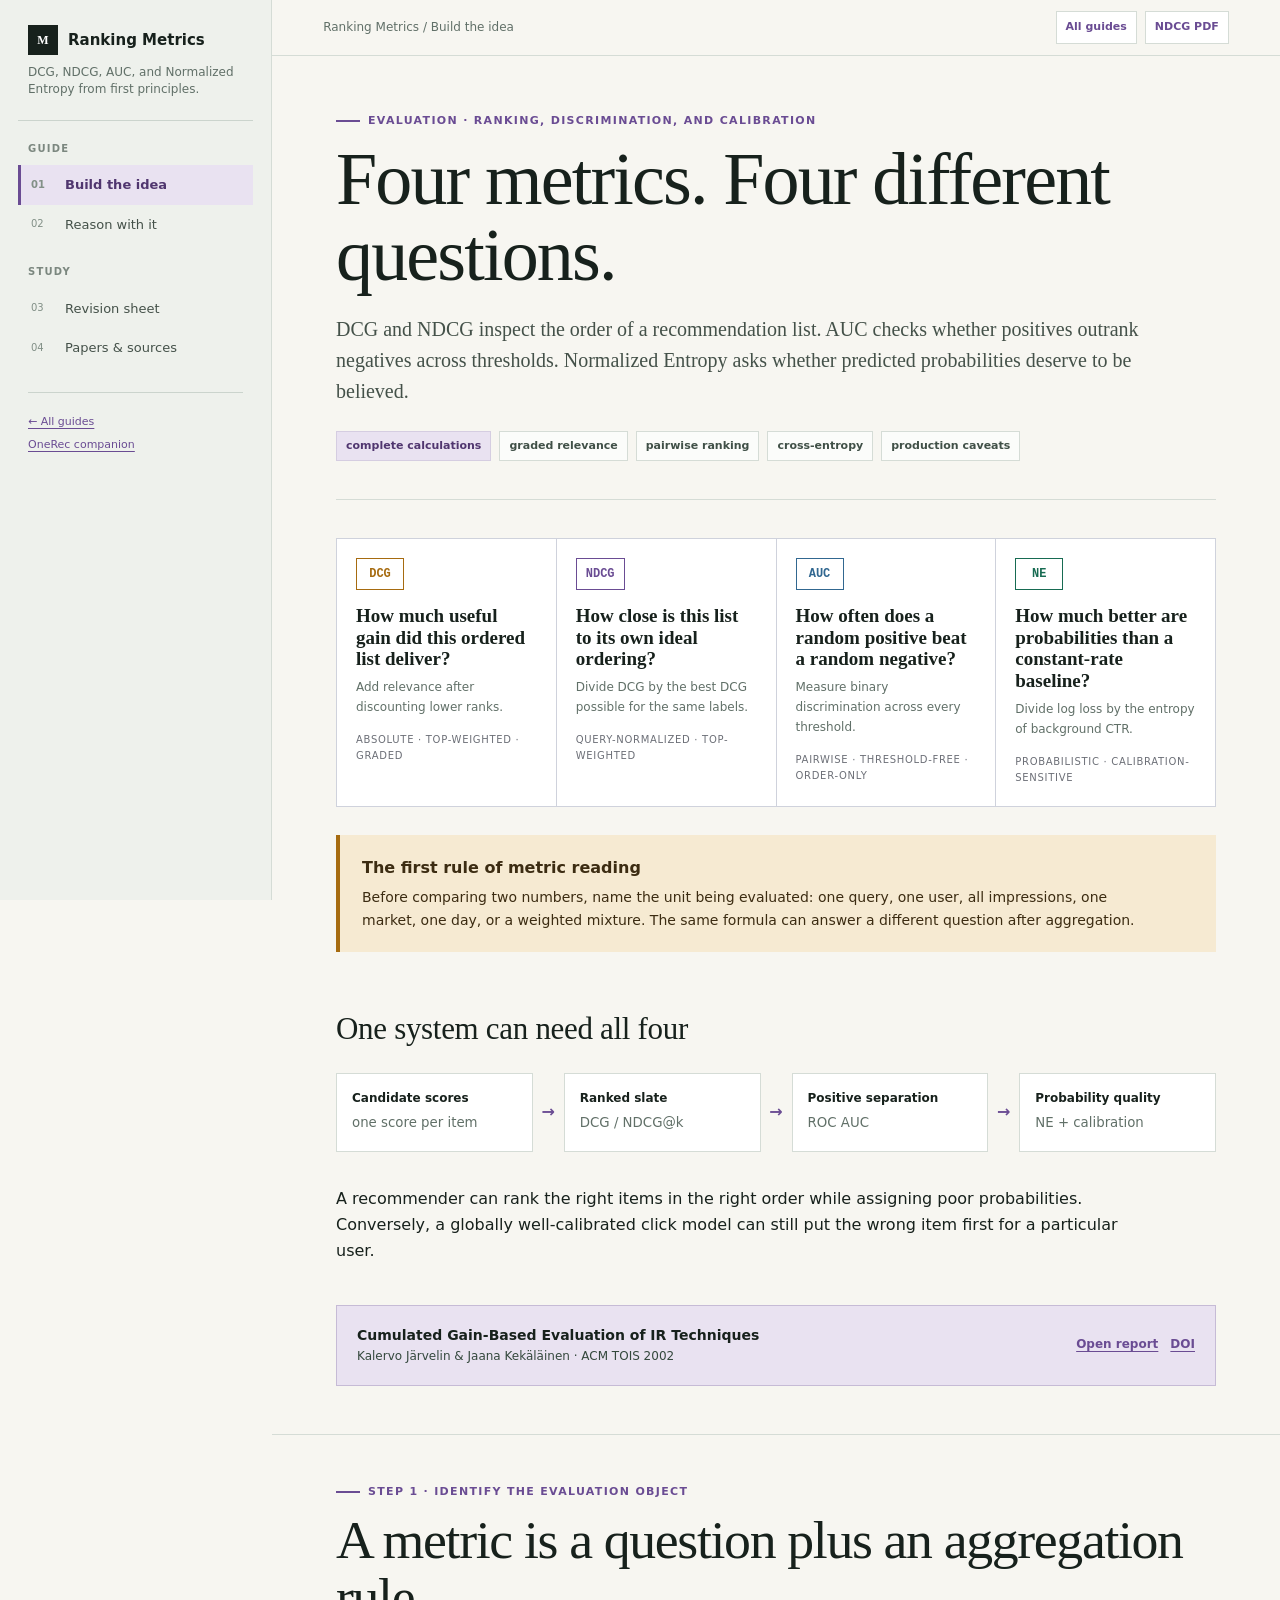
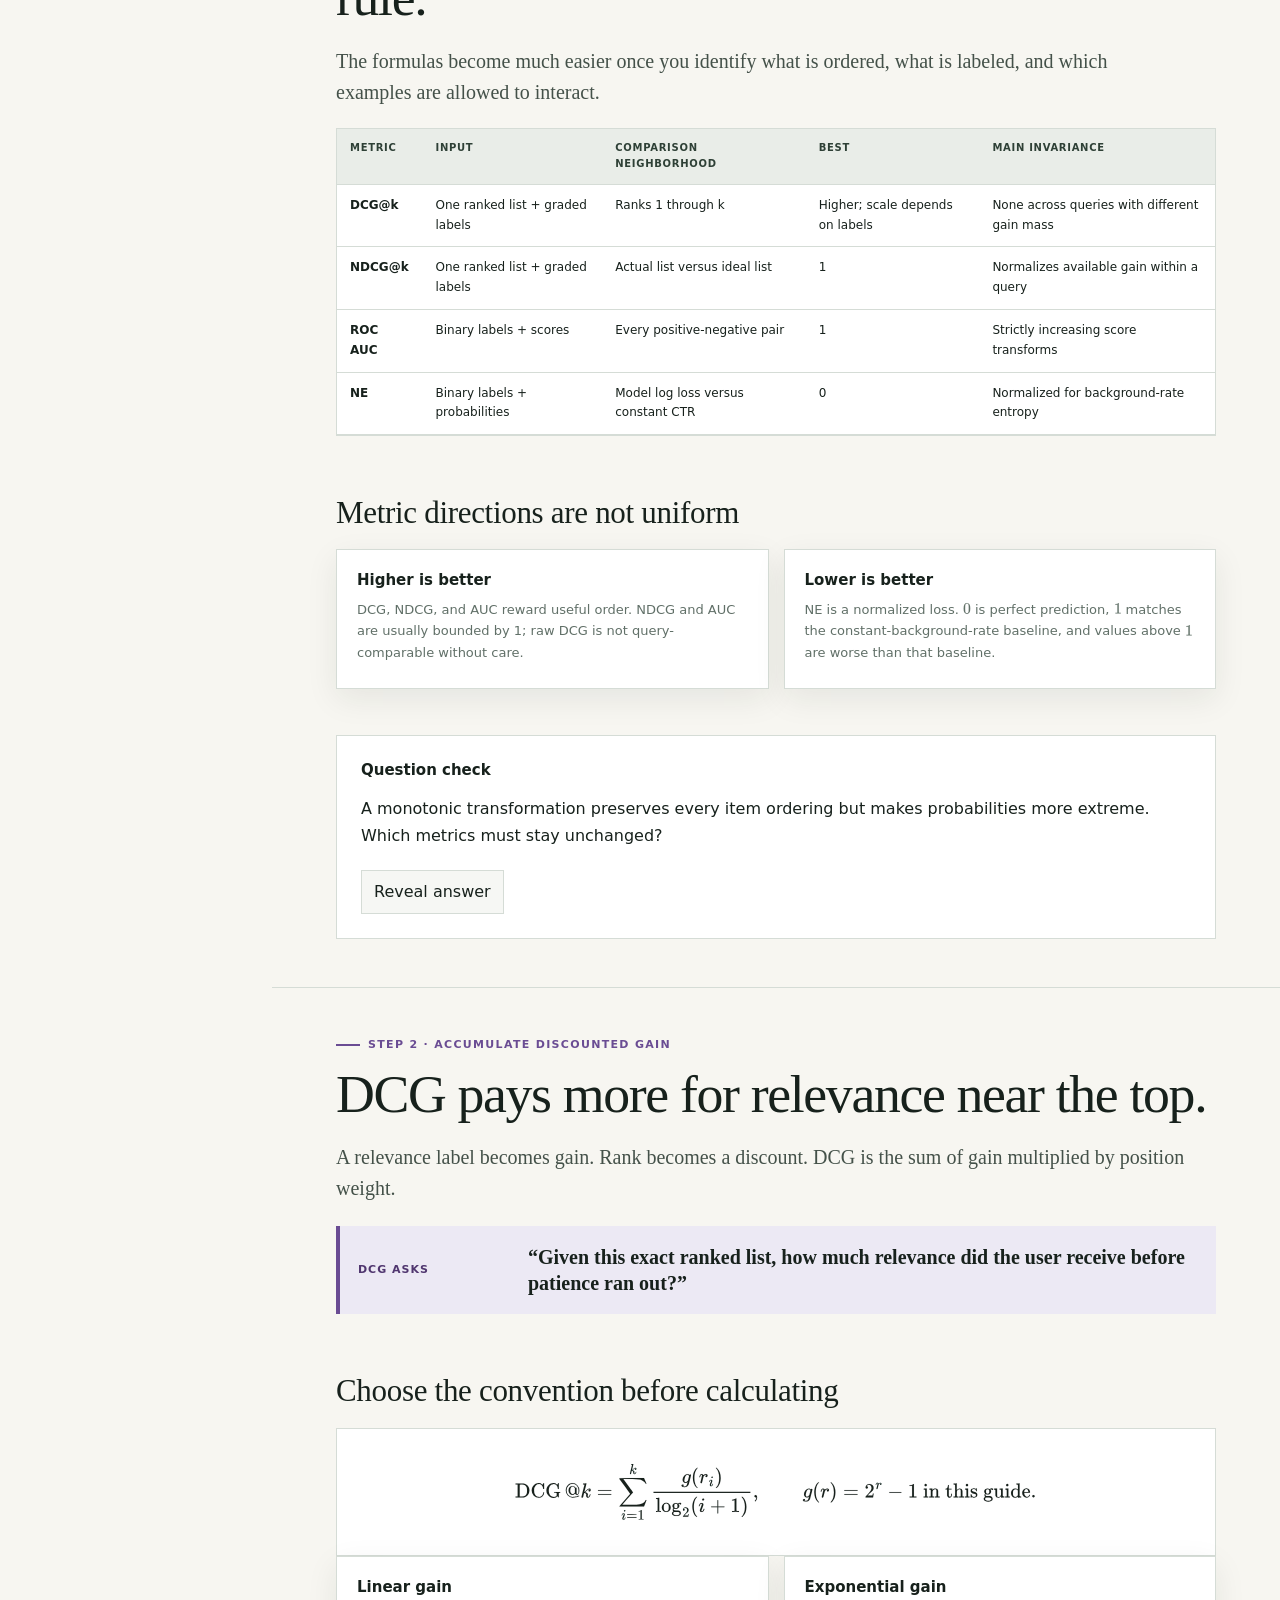
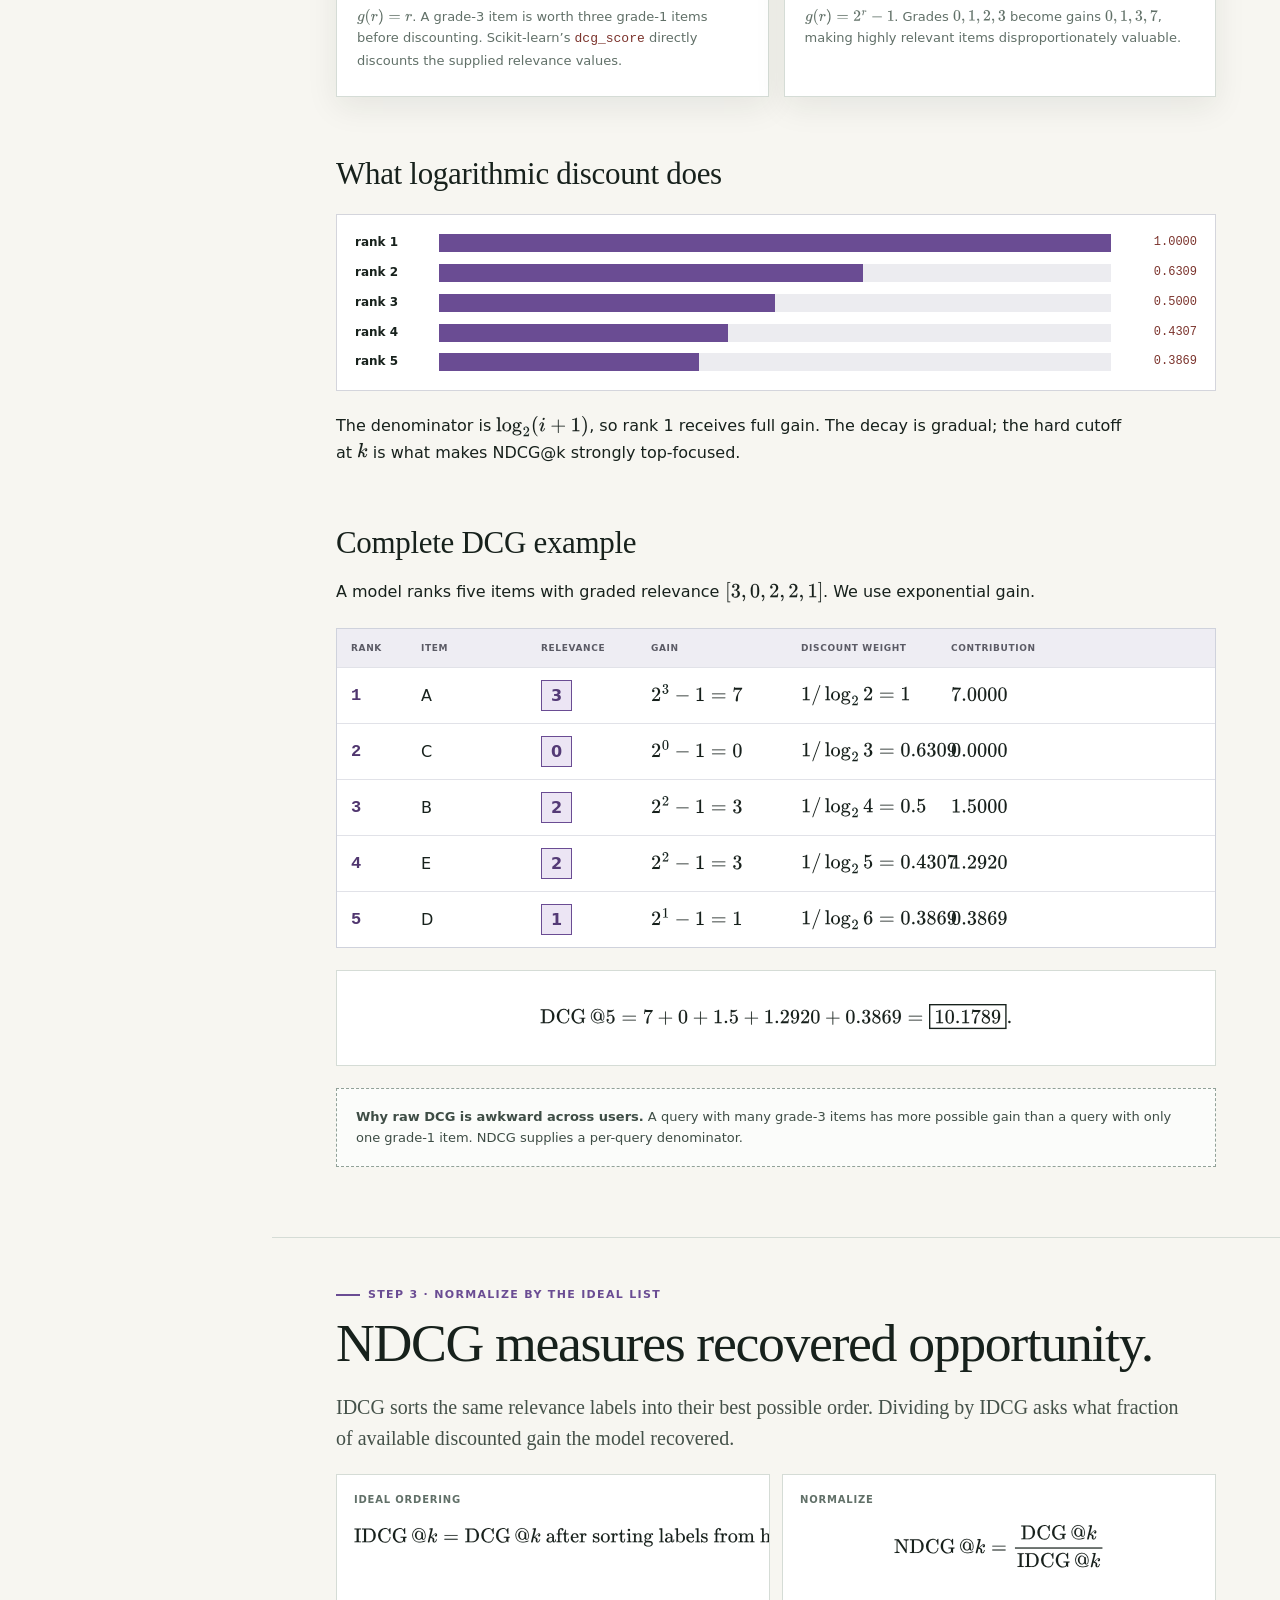
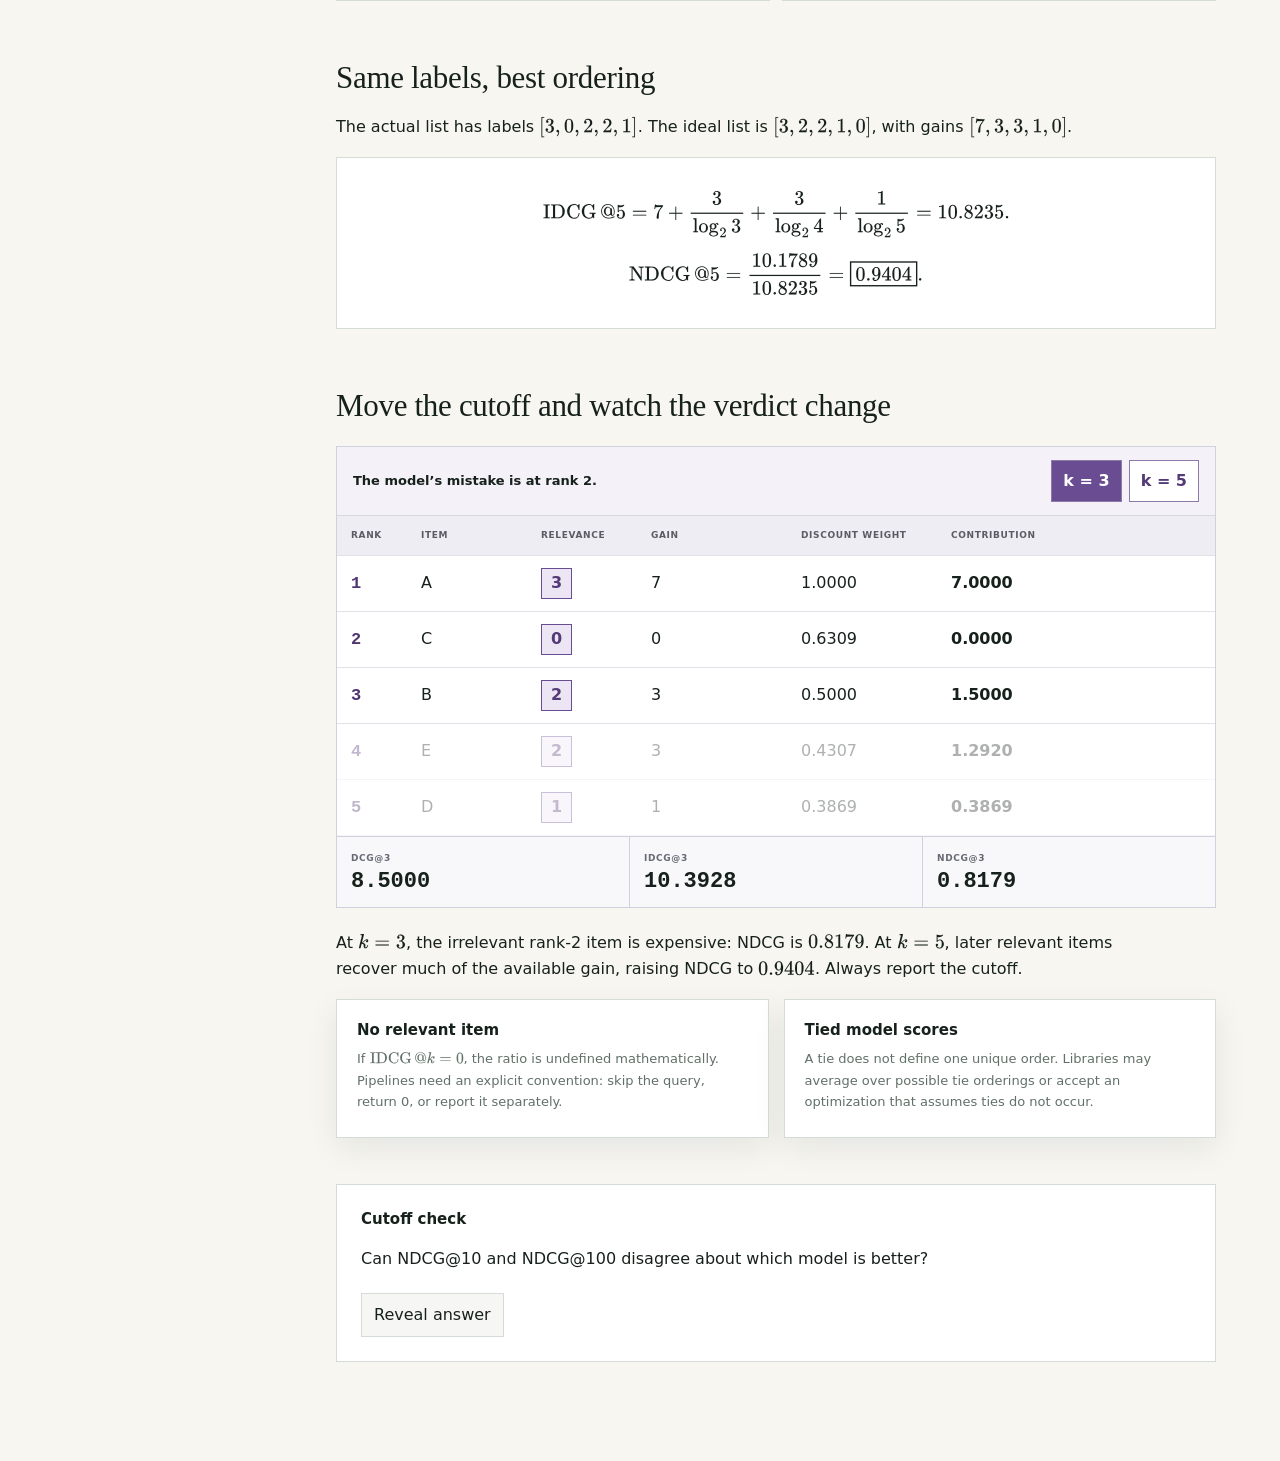
<file: ML - Ranking Metrics/index.html>
<!doctype html>
<html lang="en">
<head>
  <meta charset="utf-8">
  <meta name="viewport" content="width=device-width,initial-scale=1">
  <meta name="description" content="A from-scratch visual and mathematical guide to DCG, NDCG, ROC AUC, and Normalized Entropy.">
  <title>Ranking Metrics · Visual Field Guide</title>
  <script>
    window.MathJax = { tex: { inlineMath: [['\\(', '\\)']], displayMath: [['\\[', '\\]']] }, svg: { fontCache: 'global' }, startup: { typeset: false } };
  </script>
  <link rel="stylesheet" href="../assets/guide.css">
  <style>
    .tab:not(#overview) h1 { max-width: 880px; font-size: clamp(38px, 4.2vw, 56px); line-height: 1.06; }
    .metric-map {
      display: grid;
      grid-template-columns: repeat(4, minmax(0, 1fr));
      gap: 1px;
      margin: 28px 0;
      border: 1px solid #cfd2dc;
      background: #cfd2dc;
    }
    .metric-map > div {
      min-height: 188px;
      padding: 19px;
      background: white;
    }
    .metric-map b {
      display: inline-grid;
      min-width: 48px;
      min-height: 32px;
      place-items: center;
      padding: 0 9px;
      border: 1px solid var(--metric);
      color: var(--metric);
      font: 850 12px/1 ui-monospace, SFMono-Regular, Menlo, monospace;
    }
    .metric-map strong { display: block; margin-top: 15px; font: 650 19px/1.15 Georgia, serif; }
    .metric-map p { margin: 8px 0 0; color: var(--muted); font-size: 12px; }
    .metric-map small { display: block; margin-top: 14px; color: #6c6f77; font-size: 10px; text-transform: uppercase; letter-spacing: .07em; }
    .question-banner {
      display: grid;
      grid-template-columns: 152px 1fr;
      align-items: center;
      gap: 18px;
      margin: 22px 0;
      padding: 18px;
      border-left: 4px solid var(--accent);
      background: #ece9f4;
    }
    .question-banner b { color: var(--accent-dark); font-size: 11px; letter-spacing: .09em; text-transform: uppercase; }
    .question-banner p { margin: 0; font: 650 20px/1.3 Georgia, serif; }
    .rank-stack {
      overflow-x: auto;
      margin: 22px 0;
      border: 1px solid #cfd2dc;
      background: white;
    }
    .rank-row {
      display: grid;
      grid-template-columns: 70px 120px 110px 150px 150px minmax(150px, 1fr);
      min-width: 800px;
      align-items: center;
      border-bottom: 1px solid #e1e2e8;
    }
    .rank-row:last-child { border-bottom: 0; }
    .rank-row > div { padding: 12px 14px; }
    .rank-row.head {
      background: #eeedf3;
      color: #5b5b65;
      font-size: 9px;
      font-weight: 850;
      letter-spacing: .07em;
      text-transform: uppercase;
    }
    .rank-row .rank { color: var(--accent-dark); font: 800 17px/1 ui-monospace, SFMono-Regular, Menlo, monospace; }
    .rank-row .grade {
      display: inline-grid;
      width: 31px;
      height: 31px;
      place-items: center;
      border: 1px solid #6a4c93;
      background: #ece5f4;
      color: #543a76;
      font-weight: 850;
    }
    .rank-row .contribution { font-weight: 800; }
    .rank-row.outside { opacity: .35; }
    .cutoff-control {
      display: flex;
      align-items: center;
      justify-content: space-between;
      gap: 14px;
      padding: 13px 16px;
      border-bottom: 1px solid #d8d9e0;
      background: #f4f2f8;
    }
    .cutoff-control strong { font-size: 13px; }
    .cutoff-buttons { display: flex; gap: 7px; }
    .cutoff-buttons button {
      padding: 7px 11px;
      border: 1px solid #8d7aa6;
      background: white;
      color: #543a76;
      cursor: pointer;
      font-weight: 800;
    }
    .cutoff-buttons button.active { background: #6a4c93; color: white; }
    .metric-result {
      display: grid;
      grid-template-columns: repeat(3, minmax(0, 1fr));
      gap: 1px;
      border-top: 1px solid #cfd2dc;
      background: #cfd2dc;
    }
    .metric-result > div { padding: 14px; background: #f8f8fa; }
    .metric-result small { display: block; color: #666873; font-size: 9px; font-weight: 850; letter-spacing: .07em; text-transform: uppercase; }
    .metric-result strong { display: block; margin-top: 5px; font: 800 22px/1 ui-monospace, SFMono-Regular, Menlo, monospace; }
    .discount-bars {
      display: grid;
      gap: 10px;
      margin: 22px 0;
      padding: 18px;
      border: 1px solid #d4d5dc;
      background: white;
    }
    .discount-bar { display: grid; grid-template-columns: 72px 1fr 74px; align-items: center; gap: 12px; font-size: 12px; }
    .discount-bar .track { height: 18px; background: #ececf0; }
    .discount-bar .fill { height: 100%; width: calc(var(--weight) * 100%); background: #6a4c93; }
    .discount-bar code { text-align: right; }
    .auc-layout {
      display: grid;
      grid-template-columns: minmax(0, .9fr) minmax(0, 1.1fr);
      gap: 18px;
      margin: 24px 0;
    }
    .pair-board, .roc-board { border: 1px solid #cdd4d0; background: white; }
    .board-head {
      display: flex;
      justify-content: space-between;
      gap: 12px;
      padding: 13px 15px;
      border-bottom: 1px solid #d8dcd9;
      background: #edf1ef;
      font-size: 11px;
    }
    .pair-grid {
      display: grid;
      grid-template-columns: 104px repeat(2, minmax(82px, 1fr));
      margin: 15px;
      border-top: 1px solid #d7dcd9;
      border-left: 1px solid #d7dcd9;
    }
    .pair-grid > div {
      display: grid;
      min-height: 58px;
      place-items: center;
      padding: 7px;
      border-right: 1px solid #d7dcd9;
      border-bottom: 1px solid #d7dcd9;
      text-align: center;
      font-size: 11px;
    }
    .pair-grid .axis { background: #eef0ef; color: #4f5c55; font-weight: 800; }
    .pair-grid .win { background: #e1eee7; color: #176b52; font-weight: 900; }
    .pair-grid .loss { background: #f5e5e2; color: #a24b3f; font-weight: 900; }
    .pair-summary { margin: 0 15px 15px; padding: 12px; background: #f5f4f8; font-size: 12px; }
    .roc-board svg { display: block; width: 100%; height: auto; }
    .roc-board figcaption { padding: 10px 15px 14px; border-top: 1px solid #d8dcd9; color: var(--muted); font-size: 11px; }
    .ne-calc {
      overflow-x: auto;
      margin: 22px 0;
      border: 1px solid #cfd4d1;
      background: white;
    }
    .ne-row {
      display: grid;
      grid-template-columns: 90px 100px 120px minmax(210px, 1fr);
      min-width: 610px;
      border-bottom: 1px solid #e0e3e1;
    }
    .ne-row:last-child { border-bottom: 0; }
    .ne-row > div { padding: 11px 13px; }
    .ne-row.head { background: #eef0ef; color: #5e6862; font-size: 9px; font-weight: 850; letter-spacing: .07em; text-transform: uppercase; }
    .ne-row.total { background: #f4f1f8; font-weight: 800; }
    .ne-meter {
      display: grid;
      grid-template-columns: 1fr 1fr 1fr;
      gap: 1px;
      margin: 18px 0;
      border: 1px solid #cfd2dc;
      background: #cfd2dc;
    }
    .ne-meter > div { padding: 17px; background: white; }
    .ne-meter small { display: block; color: #666873; font-size: 9px; font-weight: 850; letter-spacing: .07em; text-transform: uppercase; }
    .ne-meter strong { display: block; margin-top: 7px; font: 800 26px/1 ui-monospace, SFMono-Regular, Menlo, monospace; }
    .calibration-lab {
      margin: 24px 0;
      border: 1px solid #bfc9c3;
      background: white;
      box-shadow: 0 10px 30px rgba(30, 39, 34, .06);
    }
    .calibration-head {
      display: flex;
      justify-content: space-between;
      gap: 18px;
      padding: 15px 17px;
      border-bottom: 1px solid #d1d8d4;
      background: #e9efec;
    }
    .calibration-head strong { font-size: 13px; }
    .calibration-head span { color: var(--muted); font-size: 11px; text-align: right; }
    .calibration-body { padding: 18px; }
    .calibration-body input { width: 100%; accent-color: #6a4c93; }
    .scale-labels { display: flex; justify-content: space-between; color: #70757a; font-size: 10px; }
    .prob-strip {
      display: grid;
      grid-template-columns: repeat(6, minmax(0, 1fr));
      gap: 7px;
      margin-top: 17px;
    }
    .prob {
      padding: 10px 7px;
      border: 1px solid #d5d8d6;
      background: #f8f8f8;
      text-align: center;
    }
    .prob b { display: block; font-size: 10px; }
    .prob code { display: block; margin-top: 5px; font-size: 12px; }
    .prob.positive { border-top: 4px solid #176b52; }
    .prob.negative { border-top: 4px solid #a24b3f; }
    .lab-results {
      display: grid;
      grid-template-columns: repeat(3, minmax(0, 1fr));
      gap: 1px;
      margin-top: 17px;
      background: #cfd2dc;
    }
    .lab-results > div { padding: 13px; background: #f5f3f8; }
    .lab-results small { display: block; color: #666873; font-size: 9px; font-weight: 850; letter-spacing: .07em; text-transform: uppercase; }
    .lab-results strong { display: block; margin-top: 5px; font: 800 21px/1 ui-monospace, SFMono-Regular, Menlo, monospace; }
    .choice-grid {
      display: grid;
      grid-template-columns: repeat(2, minmax(0, 1fr));
      gap: 12px;
      margin: 22px 0;
    }
    .choice {
      padding: 18px;
      border: 1px solid #d0d4d2;
      border-top: 4px solid var(--choice);
      background: white;
    }
    .choice b { color: var(--choice); font-size: 11px; letter-spacing: .07em; text-transform: uppercase; }
    .choice strong { display: block; margin-top: 8px; font: 650 20px Georgia, serif; }
    .choice p { margin: 8px 0 0; color: var(--muted); font-size: 12px; }
    @media (max-width: 920px) {
      .metric-map { grid-template-columns: repeat(2, minmax(0, 1fr)); }
      .auc-layout, .choice-grid { grid-template-columns: 1fr; }
    }
    @media (max-width: 640px) {
      .tab:not(#overview) h1 { font-size: 36px; }
      .metric-map, .ne-meter, .lab-results { grid-template-columns: 1fr; }
      .question-banner { grid-template-columns: 1fr; gap: 6px; }
      .cutoff-control, .calibration-head { align-items: flex-start; flex-direction: column; }
      .prob-strip { grid-template-columns: repeat(3, minmax(0, 1fr)); }
      .metric-result { grid-template-columns: 1fr; }
      .discount-bar { grid-template-columns: 57px 1fr 62px; }
    }
  </style>
</head>
<body data-guide-title="Ranking Metrics" style="--accent:#6a4c93;--accent-dark:#50366f;--accent-soft:#e9e2f1">
<div class="shell">
  <aside class="sidebar">
    <div class="brand">
      <div class="brand-mark"><span class="brand-icon">M</span><span>Ranking Metrics</span></div>
      <p>DCG, NDCG, AUC, and Normalized Entropy from first principles.</p>
    </div>
    <div class="nav-label">Guide</div>
    <button class="tab-btn active" data-tab="build" data-panels="overview,scoreboard,dcg,ndcg"><span class="num">01</span>Build the idea</button>
    <button class="tab-btn" data-tab="reason" data-panels="auc,ne,contrast,production,pitfalls"><span class="num">02</span>Reason with it</button>
    <div class="nav-label">Study</div>
    <button class="tab-btn" data-tab="revision"><span class="num">03</span>Revision sheet</button>
    <button class="tab-btn" data-tab="references"><span class="num">04</span>Papers &amp; sources</button>
    <div class="side-foot"><a href="../">← All guides</a><a href="../ML%20-%20OneRec/">OneRec companion</a></div>
  </aside>

  <main class="content">
    <header class="topbar">
      <select class="mobile-nav" aria-label="Choose section"></select>
      <span class="crumb" id="crumb">Ranking Metrics / Build the idea</span>
      <div class="top-actions"><a class="top-link" href="../">All guides</a><a class="top-link" href="papers/NDCG-Theory.pdf">NDCG PDF</a></div>
    </header>

    <section class="tab active" id="overview"><div class="page">
      <div class="eyebrow">Evaluation · ranking, discrimination, and calibration</div>
      <h1>Four metrics. Four different questions.</h1>
      <p class="lede">DCG and NDCG inspect the order of a recommendation list. AUC checks whether positives outrank negatives across thresholds. Normalized Entropy asks whether predicted probabilities deserve to be believed.</p>
      <div class="meta-row"><span class="chip primary">complete calculations</span><span class="chip">graded relevance</span><span class="chip">pairwise ranking</span><span class="chip">cross-entropy</span><span class="chip">production caveats</span></div>
      <div class="hero-rule"></div>

      <div class="metric-map">
        <div style="--metric:#a66b10"><b>DCG</b><strong>How much useful gain did this ordered list deliver?</strong><p>Add relevance after discounting lower ranks.</p><small>absolute · top-weighted · graded</small></div>
        <div style="--metric:#6a4c93"><b>NDCG</b><strong>How close is this list to its own ideal ordering?</strong><p>Divide DCG by the best DCG possible for the same labels.</p><small>query-normalized · top-weighted</small></div>
        <div style="--metric:#316790"><b>AUC</b><strong>How often does a random positive beat a random negative?</strong><p>Measure binary discrimination across every threshold.</p><small>pairwise · threshold-free · order-only</small></div>
        <div style="--metric:#176b52"><b>NE</b><strong>How much better are probabilities than a constant-rate baseline?</strong><p>Divide log loss by the entropy of background CTR.</p><small>probabilistic · calibration-sensitive</small></div>
      </div>

      <div class="callout"><strong>The first rule of metric reading</strong><p>Before comparing two numbers, name the unit being evaluated: one query, one user, all impressions, one market, one day, or a weighted mixture. The same formula can answer a different question after aggregation.</p></div>

      <h2>One system can need all four</h2>
      <div class="pipeline">
        <div class="stage"><strong>Candidate scores</strong><small>one score per item</small></div><div class="arrow">→</div>
        <div class="stage"><strong>Ranked slate</strong><small>DCG / NDCG@k</small></div><div class="arrow">→</div>
        <div class="stage"><strong>Positive separation</strong><small>ROC AUC</small></div><div class="arrow">→</div>
        <div class="stage"><strong>Probability quality</strong><small>NE + calibration</small></div>
      </div>
      <p>A recommender can rank the right items in the right order while assigning poor probabilities. Conversely, a globally well-calibrated click model can still put the wrong item first for a particular user.</p>

      <div class="paper"><div><strong>Cumulated Gain-Based Evaluation of IR Techniques</strong>Kalervo Järvelin &amp; Jaana Kekäläinen · ACM TOIS 2002</div><div class="paper-links"><a href="papers/Cumulated-Gain.pdf">Open report</a><a href="https://doi.org/10.1145/582415.582418">DOI</a></div></div>
    </div></section>

    <section class="tab" id="scoreboard"><div class="page">
      <div class="eyebrow">Step 1 · Identify the evaluation object</div>
      <h1>A metric is a question plus an aggregation rule.</h1>
      <p class="lede">The formulas become much easier once you identify what is ordered, what is labeled, and which examples are allowed to interact.</p>

      <div class="table-wrap"><table><thead><tr><th>Metric</th><th>Input</th><th>Comparison neighborhood</th><th>Best</th><th>Main invariance</th></tr></thead><tbody>
        <tr><td><strong>DCG@k</strong></td><td>One ranked list + graded labels</td><td>Ranks 1 through k</td><td>Higher; scale depends on labels</td><td>None across queries with different gain mass</td></tr>
        <tr><td><strong>NDCG@k</strong></td><td>One ranked list + graded labels</td><td>Actual list versus ideal list</td><td>1</td><td>Normalizes available gain within a query</td></tr>
        <tr><td><strong>ROC AUC</strong></td><td>Binary labels + scores</td><td>Every positive-negative pair</td><td>1</td><td>Strictly increasing score transforms</td></tr>
        <tr><td><strong>NE</strong></td><td>Binary labels + probabilities</td><td>Model log loss versus constant CTR</td><td>0</td><td>Normalized for background-rate entropy</td></tr>
      </tbody></table></div>

      <h2>Metric directions are not uniform</h2>
      <div class="grid2">
        <div class="note"><h3>Higher is better</h3><p>DCG, NDCG, and AUC reward useful order. NDCG and AUC are usually bounded by 1; raw DCG is not query-comparable without care.</p></div>
        <div class="note"><h3>Lower is better</h3><p>NE is a normalized loss. \(0\) is perfect prediction, \(1\) matches the constant-background-rate baseline, and values above \(1\) are worse than that baseline.</p></div>
      </div>

      <div class="quiz"><h3>Question check</h3><p>A monotonic transformation preserves every item ordering but makes probabilities more extreme. Which metrics must stay unchanged?</p><button data-answer="metric-question-answer">Reveal answer</button><div class="answer" id="metric-question-answer">AUC stays unchanged because every positive-negative ordering is unchanged. DCG/NDCG also stay unchanged if the resulting item ranking stays unchanged. NE can change substantially because it evaluates the probability values themselves.</div></div>
    </div></section>

    <section class="tab" id="dcg"><div class="page">
      <div class="eyebrow">Step 2 · Accumulate discounted gain</div>
      <h1>DCG pays more for relevance near the top.</h1>
      <p class="lede">A relevance label becomes gain. Rank becomes a discount. DCG is the sum of gain multiplied by position weight.</p>

      <div class="question-banner"><b>DCG asks</b><p>“Given this exact ranked list, how much relevance did the user receive before patience ran out?”</p></div>

      <h2>Choose the convention before calculating</h2>
      <div class="formula-card" data-math-check>
        \[
          \operatorname{DCG}@k=\sum_{i=1}^{k}\frac{g(r_i)}{\log_2(i+1)},
          \qquad
          g(r)=2^r-1\ \text{in this guide}.
        \]
      </div>
      <div class="grid2">
        <div class="note"><h3>Linear gain</h3><p>\(g(r)=r\). A grade-3 item is worth three grade-1 items before discounting. Scikit-learn’s <code>dcg_score</code> directly discounts the supplied relevance values.</p></div>
        <div class="note"><h3>Exponential gain</h3><p>\(g(r)=2^r-1\). Grades \(0,1,2,3\) become gains \(0,1,3,7\), making highly relevant items disproportionately valuable.</p></div>
      </div>

      <h2>What logarithmic discount does</h2>
      <div class="discount-bars">
        <div class="discount-bar"><b>rank 1</b><div class="track"><div class="fill" style="--weight:1"></div></div><code>1.0000</code></div>
        <div class="discount-bar"><b>rank 2</b><div class="track"><div class="fill" style="--weight:.63093"></div></div><code>0.6309</code></div>
        <div class="discount-bar"><b>rank 3</b><div class="track"><div class="fill" style="--weight:.5"></div></div><code>0.5000</code></div>
        <div class="discount-bar"><b>rank 4</b><div class="track"><div class="fill" style="--weight:.43068"></div></div><code>0.4307</code></div>
        <div class="discount-bar"><b>rank 5</b><div class="track"><div class="fill" style="--weight:.38685"></div></div><code>0.3869</code></div>
      </div>
      <p>The denominator is \(\log_2(i+1)\), so rank 1 receives full gain. The decay is gradual; the hard cutoff at \(k\) is what makes NDCG@k strongly top-focused.</p>

      <h2>Complete DCG example</h2>
      <p>A model ranks five items with graded relevance \([3,0,2,2,1]\). We use exponential gain.</p>
      <div class="rank-stack">
        <div class="rank-row head"><div>rank</div><div>item</div><div>relevance</div><div>gain</div><div>discount weight</div><div>contribution</div></div>
        <div class="rank-row"><div class="rank">1</div><div>A</div><div><span class="grade">3</span></div><div>\(2^3-1=7\)</div><div>\(1/\log_2 2=1\)</div><div class="contribution">\(7.0000\)</div></div>
        <div class="rank-row"><div class="rank">2</div><div>C</div><div><span class="grade">0</span></div><div>\(2^0-1=0\)</div><div>\(1/\log_2 3=0.6309\)</div><div class="contribution">\(0.0000\)</div></div>
        <div class="rank-row"><div class="rank">3</div><div>B</div><div><span class="grade">2</span></div><div>\(2^2-1=3\)</div><div>\(1/\log_2 4=0.5\)</div><div class="contribution">\(1.5000\)</div></div>
        <div class="rank-row"><div class="rank">4</div><div>E</div><div><span class="grade">2</span></div><div>\(2^2-1=3\)</div><div>\(1/\log_2 5=0.4307\)</div><div class="contribution">\(1.2920\)</div></div>
        <div class="rank-row"><div class="rank">5</div><div>D</div><div><span class="grade">1</span></div><div>\(2^1-1=1\)</div><div>\(1/\log_2 6=0.3869\)</div><div class="contribution">\(0.3869\)</div></div>
      </div>
      <div class="formula-card" data-math-check>
        \[
        \operatorname{DCG}@5=7+0+1.5+1.2920+0.3869=\boxed{10.1789}.
        \]
      </div>
      <div class="plain-note"><strong>Why raw DCG is awkward across users.</strong> A query with many grade-3 items has more possible gain than a query with only one grade-1 item. NDCG supplies a per-query denominator.</div>
    </div></section>

    <section class="tab" id="ndcg"><div class="page">
      <div class="eyebrow">Step 3 · Normalize by the ideal list</div>
      <h1>NDCG measures recovered opportunity.</h1>
      <p class="lede">IDCG sorts the same relevance labels into their best possible order. Dividing by IDCG asks what fraction of available discounted gain the model recovered.</p>

      <div class="formula-grid">
        <div class="formula-card" data-math-check><b>Ideal ordering</b>\[\operatorname{IDCG}@k=\operatorname{DCG}@k\text{ after sorting labels from high to low}\]</div>
        <div class="formula-card" data-math-check><b>Normalize</b>\[\operatorname{NDCG}@k=\frac{\operatorname{DCG}@k}{\operatorname{IDCG}@k}\]</div>
      </div>

      <h2>Same labels, best ordering</h2>
      <p>The actual list has labels \([3,0,2,2,1]\). The ideal list is \([3,2,2,1,0]\), with gains \([7,3,3,1,0]\).</p>
      <div class="formula-card" data-math-check>
        \[
        \operatorname{IDCG}@5
        =7+\frac{3}{\log_2 3}+\frac{3}{\log_2 4}+\frac{1}{\log_2 5}
        =10.8235.
        \]
        \[
        \operatorname{NDCG}@5=\frac{10.1789}{10.8235}=\boxed{0.9404}.
        \]
      </div>

      <h2>Move the cutoff and watch the verdict change</h2>
      <div class="rank-stack" data-ndcg-lab>
        <div class="cutoff-control"><strong>The model’s mistake is at rank 2.</strong><div class="cutoff-buttons"><button class="active" data-k="3">k = 3</button><button data-k="5">k = 5</button></div></div>
        <div class="rank-row head"><div>rank</div><div>item</div><div>relevance</div><div>gain</div><div>discount weight</div><div>contribution</div></div>
        <div class="rank-row" data-rank="1"><div class="rank">1</div><div>A</div><div><span class="grade">3</span></div><div>7</div><div>1.0000</div><div class="contribution">7.0000</div></div>
        <div class="rank-row" data-rank="2"><div class="rank">2</div><div>C</div><div><span class="grade">0</span></div><div>0</div><div>0.6309</div><div class="contribution">0.0000</div></div>
        <div class="rank-row" data-rank="3"><div class="rank">3</div><div>B</div><div><span class="grade">2</span></div><div>3</div><div>0.5000</div><div class="contribution">1.5000</div></div>
        <div class="rank-row outside" data-rank="4"><div class="rank">4</div><div>E</div><div><span class="grade">2</span></div><div>3</div><div>0.4307</div><div class="contribution">1.2920</div></div>
        <div class="rank-row outside" data-rank="5"><div class="rank">5</div><div>D</div><div><span class="grade">1</span></div><div>1</div><div>0.3869</div><div class="contribution">0.3869</div></div>
        <div class="metric-result">
          <div><small data-dcg-label>DCG@3</small><strong data-dcg>8.5000</strong></div>
          <div><small data-idcg-label>IDCG@3</small><strong data-idcg>10.3928</strong></div>
          <div><small data-ndcg-label>NDCG@3</small><strong data-ndcg>0.8179</strong></div>
        </div>
      </div>
      <p>At \(k=3\), the irrelevant rank-2 item is expensive: NDCG is \(0.8179\). At \(k=5\), later relevant items recover much of the available gain, raising NDCG to \(0.9404\). Always report the cutoff.</p>

      <div class="grid2">
        <div class="note"><h3>No relevant item</h3><p>If \(\operatorname{IDCG}@k=0\), the ratio is undefined mathematically. Pipelines need an explicit convention: skip the query, return 0, or report it separately.</p></div>
        <div class="note"><h3>Tied model scores</h3><p>A tie does not define one unique order. Libraries may average over possible tie orderings or accept an optimization that assumes ties do not occur.</p></div>
      </div>
      <div class="quiz"><h3>Cutoff check</h3><p>Can NDCG@10 and NDCG@100 disagree about which model is better?</p><button data-answer="ndcg-cutoff-answer">Reveal answer</button><div class="answer" id="ndcg-cutoff-answer">Yes. NDCG@10 only rewards the first ten positions; NDCG@100 also sees deeper ranking quality. The model with the better head need not have the better tail.</div></div>
    </div></section>

    <section class="tab" id="auc"><div class="page">
      <div class="eyebrow">Step 4 · Evaluate binary discrimination</div>
      <h1>AUC counts correctly ordered positive-negative pairs.</h1>
      <p class="lede">The ROC curve sweeps a threshold. The equivalent pairwise view is usually easier to calculate by hand: choose one positive and one negative, then ask which received the higher score.</p>

      <div class="formula-card" data-math-check>
        \[
        \operatorname{AUC}
        =\Pr(s^+>s^-)+\frac{1}{2}\Pr(s^+=s^-).
        \]
      </div>
      <p>With \(n_+\) positives and \(n_-\) negatives, there are \(n_+n_-\) cross-class pairs. A correct order earns 1, a tie usually earns \(0.5\), and a reversal earns 0.</p>

      <h2>Complete six-pair example</h2>
      <div class="table-wrap"><table><thead><tr><th>Item</th><th>Label</th><th>Score</th><th>Rank</th></tr></thead><tbody>
        <tr><td>A</td><td>positive</td><td>0.90</td><td>1</td></tr>
        <tr><td>B</td><td>negative</td><td>0.80</td><td>2</td></tr>
        <tr><td>C</td><td>positive</td><td>0.70</td><td>3</td></tr>
        <tr><td>D</td><td>positive</td><td>0.60</td><td>4</td></tr>
        <tr><td>E</td><td>negative</td><td>0.40</td><td>5</td></tr>
      </tbody></table></div>

      <div class="auc-layout">
        <div class="pair-board">
          <div class="board-head"><strong>Every positive versus every negative</strong><span>3 × 2 = 6 pairs</span></div>
          <div class="pair-grid">
            <div class="axis">positive ↓<br>negative →</div><div class="axis">B · 0.80</div><div class="axis">E · 0.40</div>
            <div class="axis">A · 0.90</div><div class="win">✓ win</div><div class="win">✓ win</div>
            <div class="axis">C · 0.70</div><div class="loss">× loss</div><div class="win">✓ win</div>
            <div class="axis">D · 0.60</div><div class="loss">× loss</div><div class="win">✓ win</div>
          </div>
          <div class="pair-summary">Correct orders = 4. Ties = 0. Therefore \(\operatorname{AUC}=4/6=\boxed{0.6667}\).</div>
        </div>
        <figure class="roc-board">
          <div class="board-head"><strong>The same result as ROC area</strong><span>TPR versus FPR</span></div>
          <svg viewBox="0 0 560 390" role="img" aria-label="ROC curve for the five-item example with area 0.6667">
            <rect width="560" height="390" fill="#fff"/>
            <line x1="75" y1="325" x2="505" y2="325" stroke="#52605a" stroke-width="2"/>
            <line x1="75" y1="325" x2="75" y2="42" stroke="#52605a" stroke-width="2"/>
            <line x1="75" y1="325" x2="505" y2="42" stroke="#c7ccc9" stroke-dasharray="7 7" stroke-width="2"/>
            <path d="M75 325 L75 231 L290 231 L290 137 L290 42 L505 42 L505 325 Z" fill="#e9e2f1" opacity=".8"/>
            <path d="M75 325 L75 231 L290 231 L290 137 L290 42 L505 42" fill="none" stroke="#6a4c93" stroke-width="5" stroke-linejoin="round"/>
            <g fill="#6a4c93" stroke="#fff" stroke-width="3">
              <circle cx="75" cy="325" r="7"/><circle cx="75" cy="231" r="7"/><circle cx="290" cy="231" r="7"/>
              <circle cx="290" cy="137" r="7"/><circle cx="290" cy="42" r="7"/><circle cx="505" cy="42" r="7"/>
            </g>
            <g fill="#4e5953" font-family="Inter,system-ui,sans-serif" font-size="12">
              <text x="63" y="346">0</text><text x="280" y="346">0.5</text><text x="498" y="346">1</text>
              <text x="48" y="330">0</text><text x="40" y="235">⅓</text><text x="40" y="141">⅔</text><text x="48" y="47">1</text>
              <text x="257" y="376" font-weight="700">False positive rate</text>
              <text x="18" y="225" transform="rotate(-90 18 225)" font-weight="700">True positive rate</text>
              <text x="340" y="190" fill="#50366f" font-size="18" font-weight="800">area = 0.6667</text>
            </g>
          </svg>
          <figcaption>Descending the score list moves up for a positive and right for a negative. The shaded trapezoidal area equals the pair-count AUC.</figcaption>
        </figure>
      </div>

      <div class="grid2">
        <div class="note"><h3>Threshold-free is not decision-free</h3><p>AUC summarizes every threshold, but a deployed system still needs an operating point with business-specific false-positive and false-negative costs.</p></div>
        <div class="note"><h3>AUC is not top-k</h3><p>A reversal near the bottom and a reversal near the top each affect a positive-negative pair. AUC does not directly encode user attention at rank 1.</p></div>
      </div>
    </div></section>

    <section class="tab" id="ne"><div class="page">
      <div class="eyebrow">Step 5 · Evaluate probabilities against the base rate</div>
      <h1>Normalized Entropy makes log loss relative.</h1>
      <p class="lede">Here NE means Normalized Entropy—more precisely normalized cross-entropy or normalized log loss—as defined in Meta’s click-prediction work. Lower is better.</p>

      <div class="formula-grid">
        <div class="formula-card" data-math-check><b>Model log loss</b>\[
          L=-\frac{1}{N}\sum_{i=1}^{N}\left[y_i\ln p_i+(1-y_i)\ln(1-p_i)\right]
        \]</div>
        <div class="formula-card" data-math-check><b>Background entropy</b>\[
          H(p_0)=-\left[p_0\ln p_0+(1-p_0)\ln(1-p_0)\right]
        \]</div>
      </div>
      <div class="formula-card" data-math-check>
        \[
        \operatorname{NE}=\frac{L}{H(p_0)}.
        \]
      </div>
      <p>In the Facebook paper, \(p_0\) is the average empirical CTR of the training data. A model that predicts \(p_0\) for every impression has \(\operatorname{NE}=1\) when evaluated under the matching distribution.</p>

      <h2>Complete five-impression example</h2>
      <p>Let training background CTR be \(p_0=0.4\). On this transparent evaluation slice, labels are \([1,0,1,0,0]\) and predicted click probabilities are \([0.8,0.3,0.6,0.2,0.1]\).</p>
      <div class="ne-calc">
        <div class="ne-row head"><div>impression</div><div>label y</div><div>probability p</div><div>negative log-likelihood</div></div>
        <div class="ne-row"><div>1</div><div>1</div><div>0.8</div><div>\(-\ln(0.8)=0.2231\)</div></div>
        <div class="ne-row"><div>2</div><div>0</div><div>0.3</div><div>\(-\ln(1-0.3)=0.3567\)</div></div>
        <div class="ne-row"><div>3</div><div>1</div><div>0.6</div><div>\(-\ln(0.6)=0.5108\)</div></div>
        <div class="ne-row"><div>4</div><div>0</div><div>0.2</div><div>\(-\ln(1-0.2)=0.2231\)</div></div>
        <div class="ne-row"><div>5</div><div>0</div><div>0.1</div><div>\(-\ln(1-0.1)=0.1054\)</div></div>
        <div class="ne-row total"><div>mean</div><div></div><div></div><div>\(L=(1.4191)/5=0.2838\)</div></div>
      </div>
      <div class="ne-meter">
        <div><small>model log loss L</small><strong>0.2838</strong></div>
        <div><small>baseline entropy H(0.4)</small><strong>0.6730</strong></div>
        <div><small>NE = L / H</small><strong>0.4217</strong></div>
      </div>
      <div class="formula-card" data-math-check>
        \[
        H(0.4)=-[0.4\ln(0.4)+0.6\ln(0.6)]=0.6730,
        \qquad
        \operatorname{NE}=\frac{0.2838}{0.6730}=\boxed{0.4217}.
        \]
      </div>

      <div class="grid2">
        <div class="note"><h3>Why normalize?</h3><p>Raw log loss is easier when the positive rate is extremely close to 0 or 1. Dividing by base-rate entropy expresses improvement relative to the difficulty of that background rate.</p></div>
        <div class="note"><h3>Why clip probabilities?</h3><p>\(\ln(0)\) diverges. Production implementations clip \(p_i\) to \([\epsilon,1-\epsilon]\), and the chosen \(\epsilon\), weighting, and base-rate window belong in the metric contract.</p></div>
      </div>
    </div></section>

    <section class="tab" id="contrast"><div class="page">
      <div class="eyebrow">Step 6 · Separate ordering from probability quality</div>
      <h1>AUC can stay fixed while NE changes dramatically.</h1>
      <p class="lede">AUC only sees relative order. NE sees every numerical probability. Scale logits without changing their order and the two metrics tell different stories.</p>

      <div class="calibration-lab" data-calibration-lab>
        <div class="calibration-head"><strong>Interactive logit-scale experiment</strong><span>Labels: 1, 0, 1, 1, 0, 0 · ranking never changes</span></div>
        <div class="calibration-body">
          <label for="logit-scale"><strong>Logit scale: <span data-scale-label>1.00</span>×</strong></label>
          <input id="logit-scale" type="range" min="0.25" max="3" value="1" step="0.05" data-logit-scale>
          <div class="scale-labels"><span>flatter probabilities</span><span>more extreme probabilities</span></div>
          <div class="prob-strip" data-prob-strip></div>
          <div class="lab-results">
            <div><small>ROC AUC</small><strong data-live-auc>0.7778</strong></div>
            <div><small>log loss</small><strong data-live-loss>—</strong></div>
            <div><small>NE, baseline CTR 0.5</small><strong data-live-ne>—</strong></div>
          </div>
        </div>
      </div>

      <div class="grid2">
        <div class="note"><h3>Why AUC is frozen</h3><p>Multiplying every logit by a positive constant is strictly increasing. Every positive-negative pair keeps the same winner.</p></div>
        <div class="note"><h3>Why NE moves</h3><p>Cross-entropy rewards confident correct probabilities and punishes confident mistakes. The negative example with a high score becomes increasingly expensive as scale grows.</p></div>
      </div>

      <h2>A useful mental decomposition</h2>
      <div class="pipeline">
        <div class="stage"><strong>Ranking</strong><small>Who goes before whom?</small></div><div class="arrow">→</div>
        <div class="stage"><strong>Discrimination</strong><small>AUC / pair ordering</small></div><div class="arrow">→</div>
        <div class="stage"><strong>Calibration</strong><small>Do 0.8 events occur ~80%?</small></div><div class="arrow">→</div>
        <div class="stage"><strong>Probability loss</strong><small>log loss / NE</small></div>
      </div>
      <div class="plain-note"><strong>Do not call AUC a calibration metric.</strong> Scores can produce excellent AUC while being unusable as probabilities. Conversely, post-hoc calibration can improve NE without changing AUC if it preserves order.</div>
    </div></section>

    <section class="tab" id="production"><div class="page">
      <div class="eyebrow">Step 7 · Match metrics to product behavior</div>
      <h1>Choose metrics from the decision surface backward.</h1>
      <p class="lede">The best offline metric is the one whose weighting resembles the product decision—then is validated against online outcomes.</p>

      <div class="choice-grid">
        <div class="choice" style="--choice:#a66b10"><b>Top slate quality</b><strong>Use NDCG@k</strong><p>When users consume an ordered page and graded relevance matters. Pick \(k\) from visible inventory or realistic attention depth.</p></div>
        <div class="choice" style="--choice:#316790"><b>Binary separation</b><strong>Use AUC</strong><p>When you need threshold-independent discrimination over positives and negatives. Consider per-user or grouped AUC if global pairs hide personalization.</p></div>
        <div class="choice" style="--choice:#176b52"><b>Probabilities drive value</b><strong>Use NE + calibration</strong><p>When bids, expected value, or downstream decisions depend on probability magnitude, not merely order.</p></div>
        <div class="choice" style="--choice:#a24b3f"><b>Rare positives and head precision</b><strong>Add PR-AUC / Precision@k</strong><p>ROC AUC can look comfortable when negatives dominate. Add a metric that exposes positive precision in the operating region.</p></div>
      </div>

      <h2>Aggregation changes the objective</h2>
      <div class="table-wrap"><table><thead><tr><th>Aggregation</th><th>What gets equal weight?</th><th>Potential surprise</th></tr></thead><tbody>
        <tr><td>Macro NDCG</td><td>Each query or user</td><td>A user with 2 candidates can weigh as much as one with 2,000.</td></tr>
        <tr><td>Impression-weighted NDCG</td><td>Traffic volume</td><td>Heavy users can dominate.</td></tr>
        <tr><td>Global AUC</td><td>Every cross-class pair</td><td>Easy between-user score differences can hide poor within-user ranking.</td></tr>
        <tr><td>Grouped AUC</td><td>Groups after excluding single-class groups</td><td>The exclusion and group weighting materially change the population.</td></tr>
        <tr><td>Global NE</td><td>Each weighted impression</td><td>Large markets or frequent negatives can dominate calibration quality.</td></tr>
      </tbody></table></div>

      <h2>A production evaluation sequence</h2>
      <div class="timeline">
        <div class="event"><b>1 · Freeze the metric contract</b><strong>Labels, attribution window, cutoff, gain, ties, weights.</strong><p>A metric name without these choices is incomplete.</p></div>
        <div class="event"><b>2 · Slice before averaging</b><strong>User cohorts, markets, item age, sequence length.</strong><p>Aggregate gains can conceal regressions where the product is most fragile.</p></div>
        <div class="event"><b>3 · Add uncertainty</b><strong>Bootstrap by the independent unit.</strong><p>Repeated impressions from one user are not independent rows.</p></div>
        <div class="event"><b>4 · Validate online</b><strong>Offline metrics are proxies.</strong><p>Check latency, diversity, satisfaction, revenue, and long-term effects in controlled experiments.</p></div>
      </div>
    </div></section>

    <section class="tab" id="pitfalls"><div class="page">
      <div class="eyebrow">Step 8 · Audit the metric before trusting it</div>
      <h1>Most metric bugs live outside the formula.</h1>

      <div class="grid2">
        <div class="note"><h3>Inconsistent NDCG gain</h3><p>Linear and exponential gain can reverse conclusions. State \(g(r)\), log base, and cutoff in every dashboard definition.</p></div>
        <div class="note"><h3>Unlabeled does not always mean irrelevant</h3><p>Implicit feedback is exposure-biased. An unclicked unseen item is not the same as a shown-and-skipped item.</p></div>
        <div class="note"><h3>Global AUC leakage</h3><p>If one user has a higher base score than another, global cross-user pairs can be easy even when each user’s candidate order is poor.</p></div>
        <div class="note"><h3>AUC under class imbalance</h3><p>AUC is mathematically pair-based, but the ROC view can underemphasize poor positive precision. Inspect PR curves and the deployed region.</p></div>
        <div class="note"><h3>Moving NE denominator</h3><p>If background CTR is recomputed differently across experiments, NE changes for reasons unrelated to the model. Version the baseline window.</p></div>
        <div class="note"><h3>Missing probability clipping</h3><p>One confidently wrong \(p=0\) or \(p=1\) yields infinite log loss. Define numerical clipping identically across systems.</p></div>
        <div class="note"><h3>Selection and position bias</h3><p>Offline labels come from an older policy that chose what users saw. Better observed NDCG does not automatically imply better counterfactual ranking.</p></div>
        <div class="note"><h3>Point estimate worship</h3><p>A change from 0.8112 to 0.8114 is not a conclusion without uncertainty, slice stability, and practical effect size.</p></div>
      </div>

      <div class="quiz"><h3>Metric diagnosis</h3><p>Model B has the same AUC as Model A, lower NE, and identical top-k ordering. What most likely improved?</p><button data-answer="metric-diagnosis-answer">Reveal answer</button><div class="answer" id="metric-diagnosis-answer">Its probability calibration or confidence quality improved while its ordering stayed fixed. A monotonic calibration map is one possible cause.</div></div>
    </div></section>

    <section class="tab" id="revision"><div class="page">
      <div class="eyebrow">Rapid recall</div>
      <h1>DCG, NDCG, AUC, and NE on one sheet.</h1>

      <div class="table-wrap"><table><thead><tr><th>Metric</th><th>Core formula</th><th>Direction</th><th>Sees probability magnitude?</th><th>Biggest trap</th></tr></thead><tbody>
        <tr><td>DCG@k</td><td>\(\sum_{i\le k}g(r_i)/\log_2(i+1)\)</td><td>Higher</td><td>No</td><td>Gain convention and cross-query scale</td></tr>
        <tr><td>NDCG@k</td><td>\(\operatorname{DCG}@k/\operatorname{IDCG}@k\)</td><td>Higher; 1 ideal</td><td>No</td><td>Cutoff, zero-IDCG queries, ties</td></tr>
        <tr><td>ROC AUC</td><td>\(\Pr(s^+>s^-)+\tfrac12\Pr(s^+=s^-)\)</td><td>Higher; 1 ideal</td><td>No</td><td>Calling global discrimination top-k quality</td></tr>
        <tr><td>NE</td><td>\(\operatorname{logloss}/H(p_0)\)</td><td>Lower; 0 ideal</td><td>Yes</td><td>Changing baseline CTR or clipping</td></tr>
      </tbody></table></div>

      <h2>Worked numbers to remember</h2>
      <div class="stat-strip">
        <div class="stat"><strong>10.1789</strong><small>DCG@5 for [3,0,2,2,1]</small></div>
        <div class="stat"><strong>0.9404</strong><small>NDCG@5 versus [3,2,2,1,0]</small></div>
        <div class="stat"><strong>0.6667</strong><small>AUC from 4 correct / 6 pairs</small></div>
        <div class="stat"><strong>0.4217</strong><small>NE = 0.2838 / 0.6730</small></div>
      </div>

      <h2>Six-question self-test</h2>
      <div class="quiz"><p>1. Why is rank 1 undiscounted?<br>2. What does IDCG hold fixed?<br>3. Why can NDCG@3 and NDCG@5 differ sharply?<br>4. How does AUC treat score ties?<br>5. Why can calibration improve NE without changing AUC?<br>6. What does NE = 1 mean?</p><button data-answer="metrics-final-answer">Reveal compact answers</button><div class="answer" id="metrics-final-answer">1. \(\log_2(2)=1\). 2. The query’s relevance labels and cutoff. 3. The cutoff changes which ranks contribute and the ideal denominator. 4. Usually half credit. 5. A monotonic map changes probabilities but preserves order. 6. Model log loss equals the constant-background-rate baseline under the stated metric contract.</div></div>
    </div></section>

    <section class="tab" id="references"><div class="page">
      <div class="eyebrow">Reading room · primary papers and implementation references</div>
      <h1>Read the metric contract, not only the acronym.</h1>
      <p class="lede">All diagrams, tables, and numerical examples in this guide are original teaching constructions. The papers and official documentation are linked for exact definitions, theory, and implementation behavior.</p>

      <h2>Primary papers</h2>
      <div class="paper-stack">
        <div class="paper"><div><strong>Cumulated Gain-Based Evaluation of IR Techniques</strong>Kalervo Järvelin &amp; Jaana Kekäläinen · ACM TOIS 2002</div><div class="paper-links"><a href="papers/Cumulated-Gain.pdf">Open report PDF</a><a href="https://doi.org/10.1145/582415.582418">Journal DOI</a></div></div>
        <div class="paper"><div><strong>A Theoretical Analysis of NDCG Ranking Measures</strong>Yining Wang et al. · COLT 2013</div><div class="paper-links"><a href="papers/NDCG-Theory.pdf">Local PDF</a><a href="https://proceedings.mlr.press/v30/Wang13.html">PMLR</a></div></div>
        <div class="paper"><div><strong>An Introduction to ROC Analysis</strong>Tom Fawcett · Pattern Recognition Letters 2006</div><div class="paper-links"><a href="https://doi.org/10.1016/j.patrec.2005.10.010">DOI</a></div></div>
        <div class="paper"><div><strong>On the Consistency of AUC Pairwise Optimization</strong>Wei Gao &amp; Zhi-Hua Zhou · IJCAI 2015</div><div class="paper-links"><a href="papers/AUC-Pairwise-Optimization.pdf">Local PDF</a><a href="https://arxiv.org/abs/1208.0645">arXiv</a></div></div>
        <div class="paper"><div><strong>Practical Lessons from Predicting Clicks on Ads at Facebook</strong>Xinran He et al. · ADKDD 2014</div><div class="paper-links"><a href="papers/Normalized-Entropy-Facebook-Ads.pdf">Local PDF</a><a href="https://ai.meta.com/research/publications/practical-lessons-from-predicting-clicks-on-ads-at-facebook/">Meta Research</a></div></div>
      </div>

      <h2>Official implementation references</h2>
      <div class="grid2">
        <div class="note"><h3>scikit-learn NDCG</h3><p>Documents score ordering, cutoff \(k\), sample weighting, and tie handling. Its supplied relevance values are the gains.</p><a href="https://scikit-learn.org/stable/modules/generated/sklearn.metrics.ndcg_score.html">Open documentation</a></div>
        <div class="note"><h3>scikit-learn ROC AUC</h3><p>Documents binary, multiclass, multilabel, macro, weighted, one-vs-rest, and one-vs-one behavior.</p><a href="https://scikit-learn.org/stable/modules/generated/sklearn.metrics.roc_auc_score.html">Open documentation</a></div>
        <div class="note"><h3>Google ROC/AUC explainer</h3><p>An official visual walkthrough of threshold sweeps, ROC space, and the positive-negative ranking interpretation.</p><a href="https://developers.google.com/machine-learning/crash-course/classification/roc-and-auc">Open explainer</a></div>
        <div class="note"><h3>Meta NE source</h3><p>The production paper defines NE as average log loss divided by the entropy of training background CTR and discusses calibration separately.</p><a href="https://ai.meta.com/research/publications/practical-lessons-from-predicting-clicks-on-ads-at-facebook/">Open publication page</a></div>
      </div>

      <h2>Scope and convention notes</h2>
      <div class="grid2">
        <div class="note"><h3>Gain convention</h3><p>The main DCG/NDCG calculation uses \(2^r-1\). Some libraries and papers use raw relevance \(r\); numbers are not interchangeable.</p></div>
        <div class="note"><h3>Log base</h3><p>DCG uses base-2 logarithms here. NE uses natural logarithms, but using another base in both numerator and denominator leaves the ratio unchanged.</p></div>
        <div class="note"><h3>NE baseline</h3><p>The worked example uses \(p_0=0.4\) as a fixed training CTR. Production comparisons must version the baseline population and weighting.</p></div>
        <div class="note"><h3>AUC ties</h3><p>The pair calculation awards half credit to equal scores. Framework behavior for ties, multiclass averaging, and sample weights should be verified explicitly.</p></div>
      </div>
    </div></section>
  </main>
</div>
<script src="../assets/mathjax-tex-svg.js"></script>
<script src="../assets/mermaid.min.js"></script>
<script src="../assets/guide.js"></script>
<script>
  (() => {
    const lab = document.querySelector('[data-ndcg-lab]');
    if (!lab) return;
    const values = {
      3: { dcg: '8.5000', idcg: '10.3928', ndcg: '0.8179' },
      5: { dcg: '10.1789', idcg: '10.8235', ndcg: '0.9404' }
    };
    lab.querySelectorAll('[data-k]').forEach((button) => {
      button.addEventListener('click', () => {
        const k = Number(button.dataset.k);
        lab.querySelectorAll('[data-k]').forEach((candidate) => candidate.classList.toggle('active', candidate === button));
        lab.querySelectorAll('[data-rank]').forEach((row) => row.classList.toggle('outside', Number(row.dataset.rank) > k));
        lab.querySelector('[data-dcg-label]').textContent = `DCG@${k}`;
        lab.querySelector('[data-idcg-label]').textContent = `IDCG@${k}`;
        lab.querySelector('[data-ndcg-label]').textContent = `NDCG@${k}`;
        lab.querySelector('[data-dcg]').textContent = values[k].dcg;
        lab.querySelector('[data-idcg]').textContent = values[k].idcg;
        lab.querySelector('[data-ndcg]').textContent = values[k].ndcg;
      });
    });
  })();

  (() => {
    const lab = document.querySelector('[data-calibration-lab]');
    if (!lab) return;
    const labels = [1, 0, 1, 1, 0, 0];
    const logits = [2.2, 1.1, 0.6, -0.2, -0.8, -1.5];
    const names = ['A', 'B', 'C', 'D', 'E', 'F'];
    const baselineEntropy = Math.log(2);
    const slider = lab.querySelector('[data-logit-scale]');
    const sigmoid = (value) => 1 / (1 + Math.exp(-value));
    const render = () => {
      const scale = Number(slider.value);
      const probabilities = logits.map((logit) => sigmoid(logit * scale));
      const loss = probabilities.reduce((sum, probability, index) => {
        const clipped = Math.min(1 - 1e-12, Math.max(1e-12, probability));
        return sum - labels[index] * Math.log(clipped) - (1 - labels[index]) * Math.log(1 - clipped);
      }, 0) / labels.length;
      lab.querySelector('[data-scale-label]').textContent = scale.toFixed(2);
      lab.querySelector('[data-live-loss]').textContent = loss.toFixed(4);
      lab.querySelector('[data-live-ne]').textContent = (loss / baselineEntropy).toFixed(4);
      lab.querySelector('[data-prob-strip]').innerHTML = probabilities.map((probability, index) =>
        `<div class="prob ${labels[index] ? 'positive' : 'negative'}"><b>${names[index]} · y=${labels[index]}</b><code>${probability.toFixed(3)}</code></div>`
      ).join('');
    };
    slider.addEventListener('input', render);
    render();
  })();
</script>
</body>
</html>
</file>
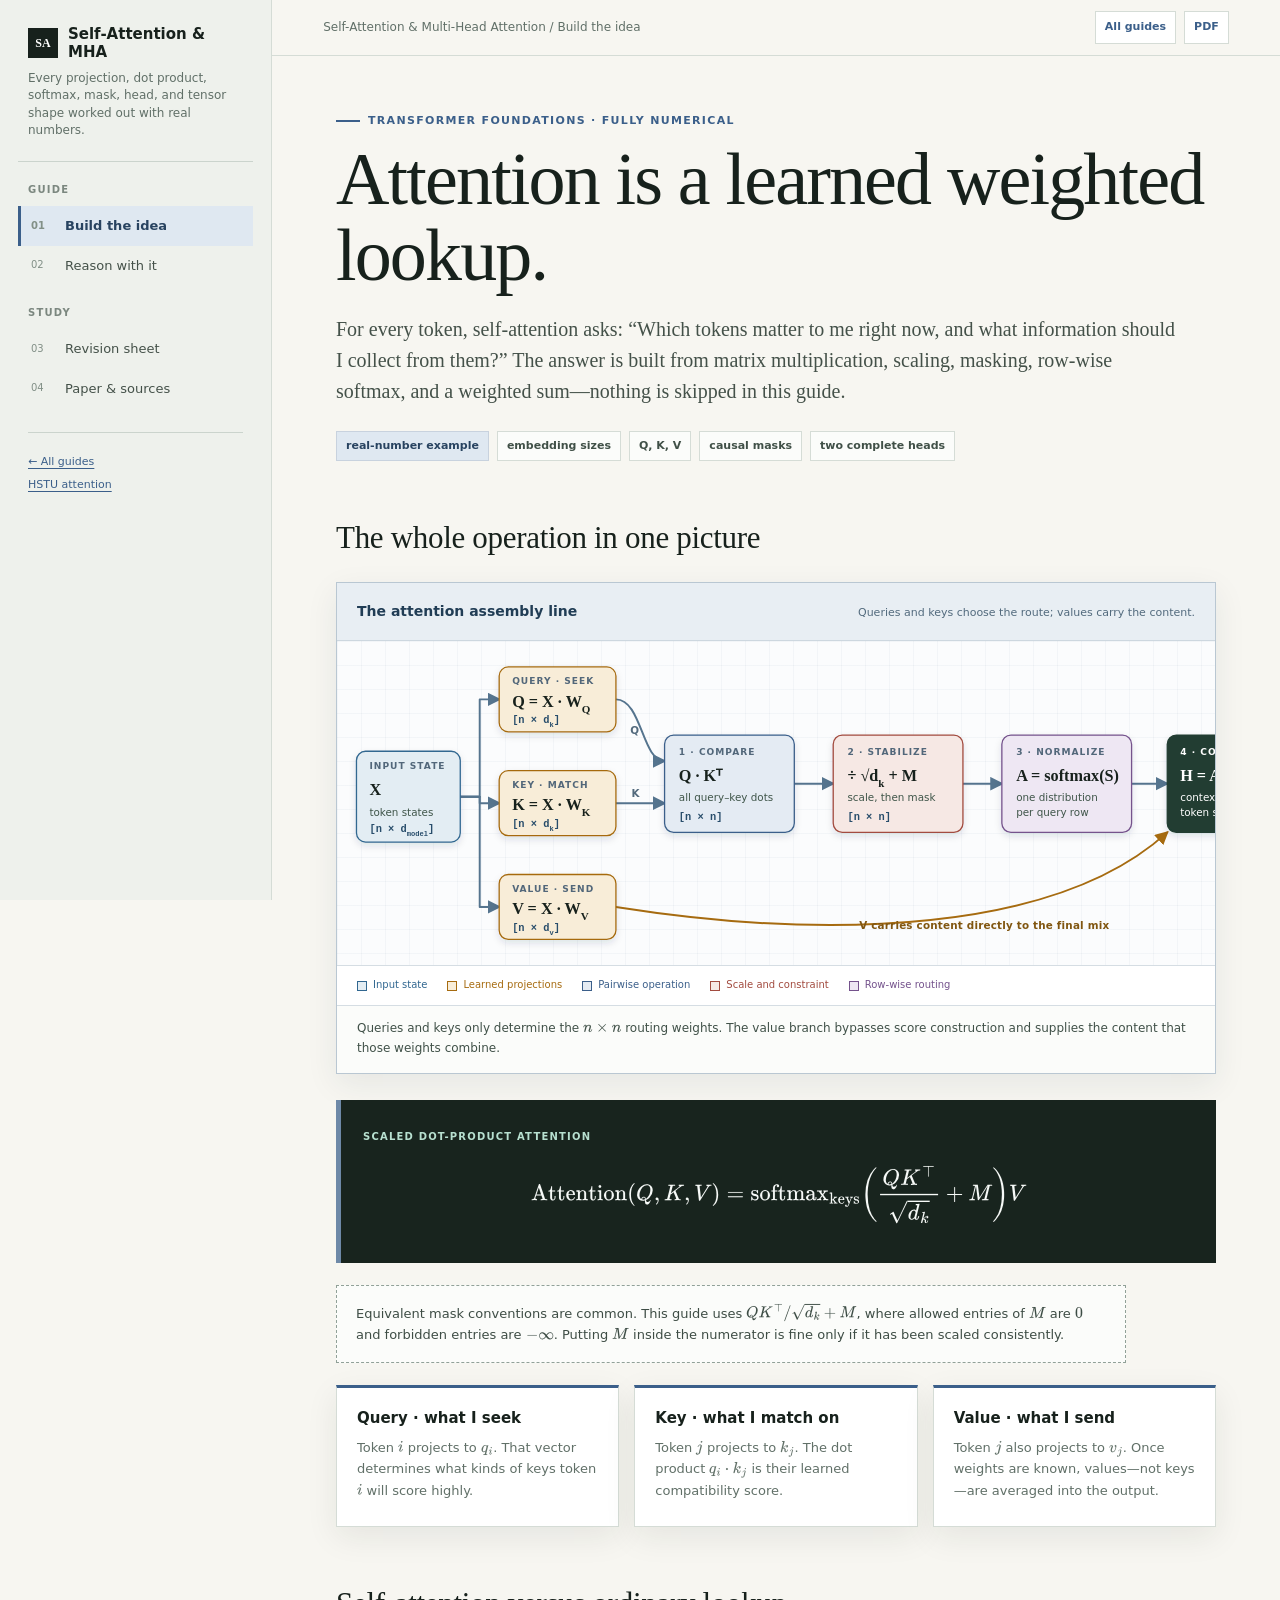
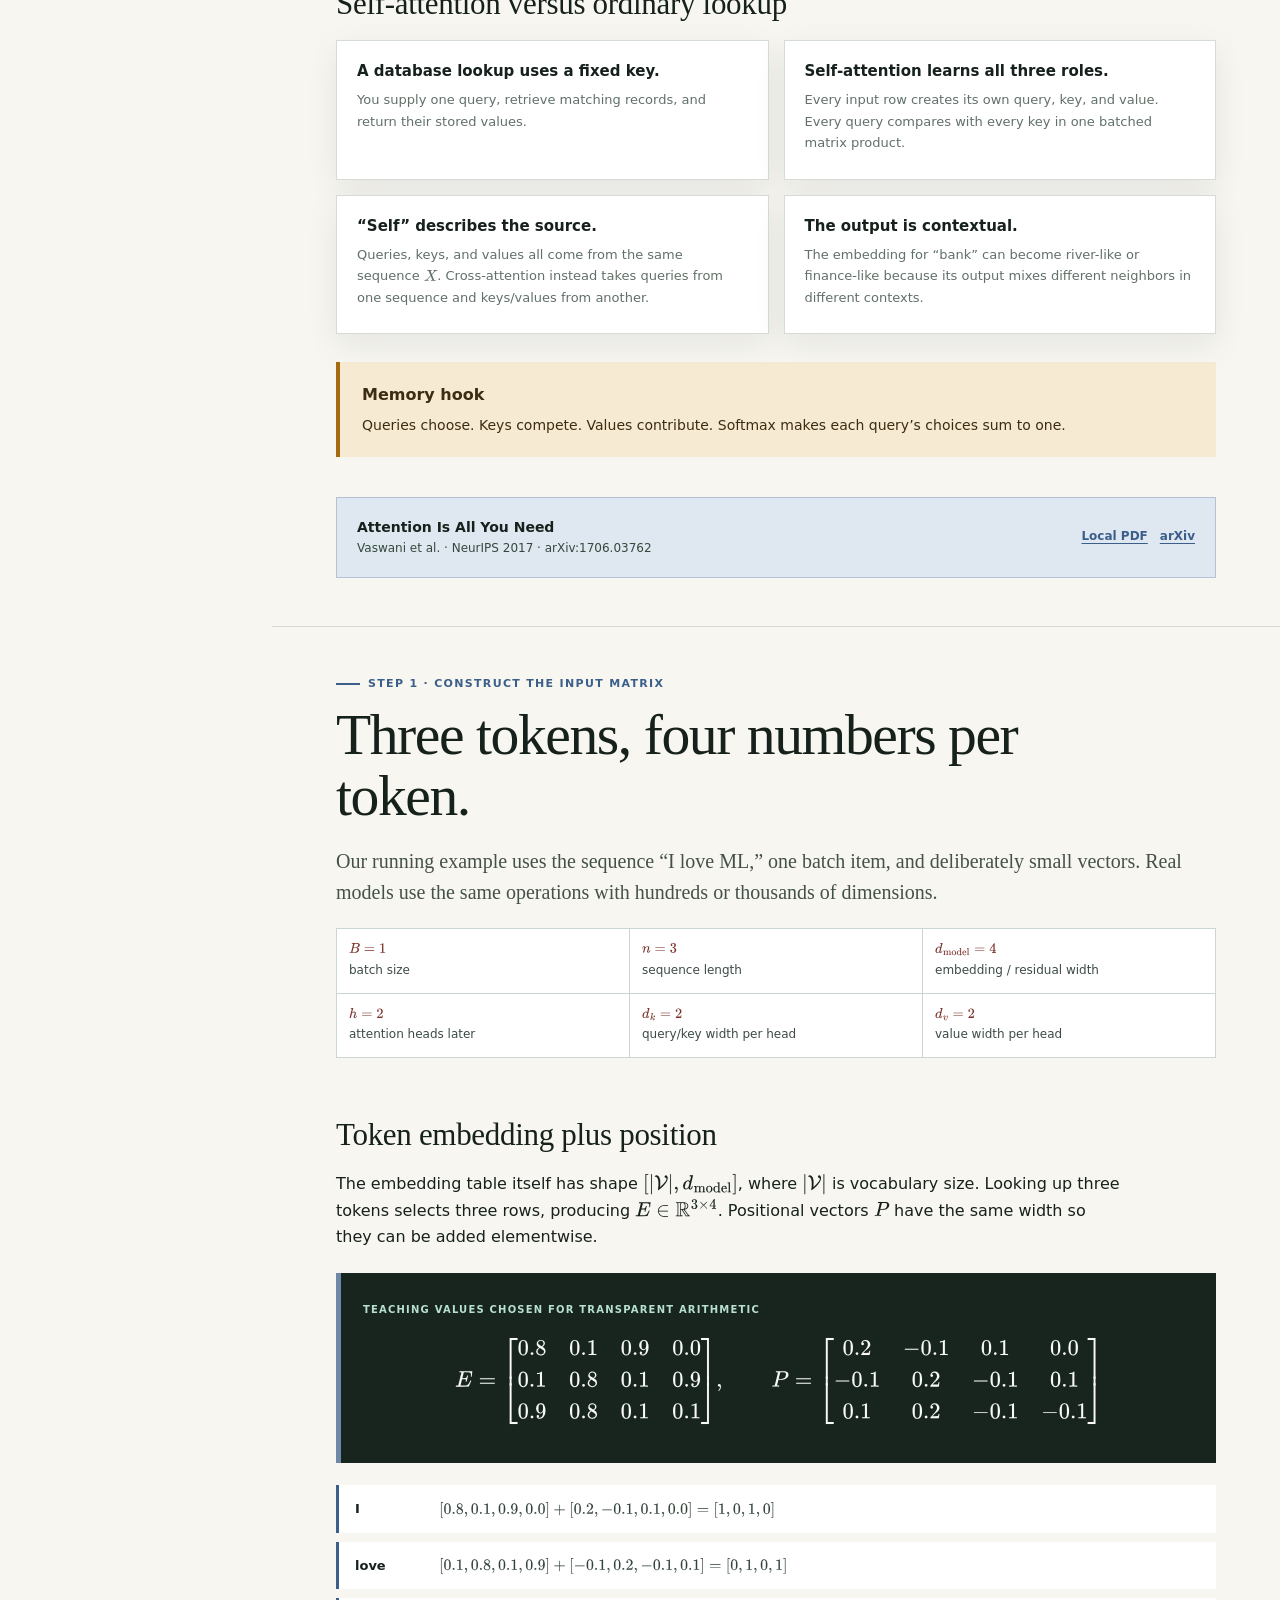
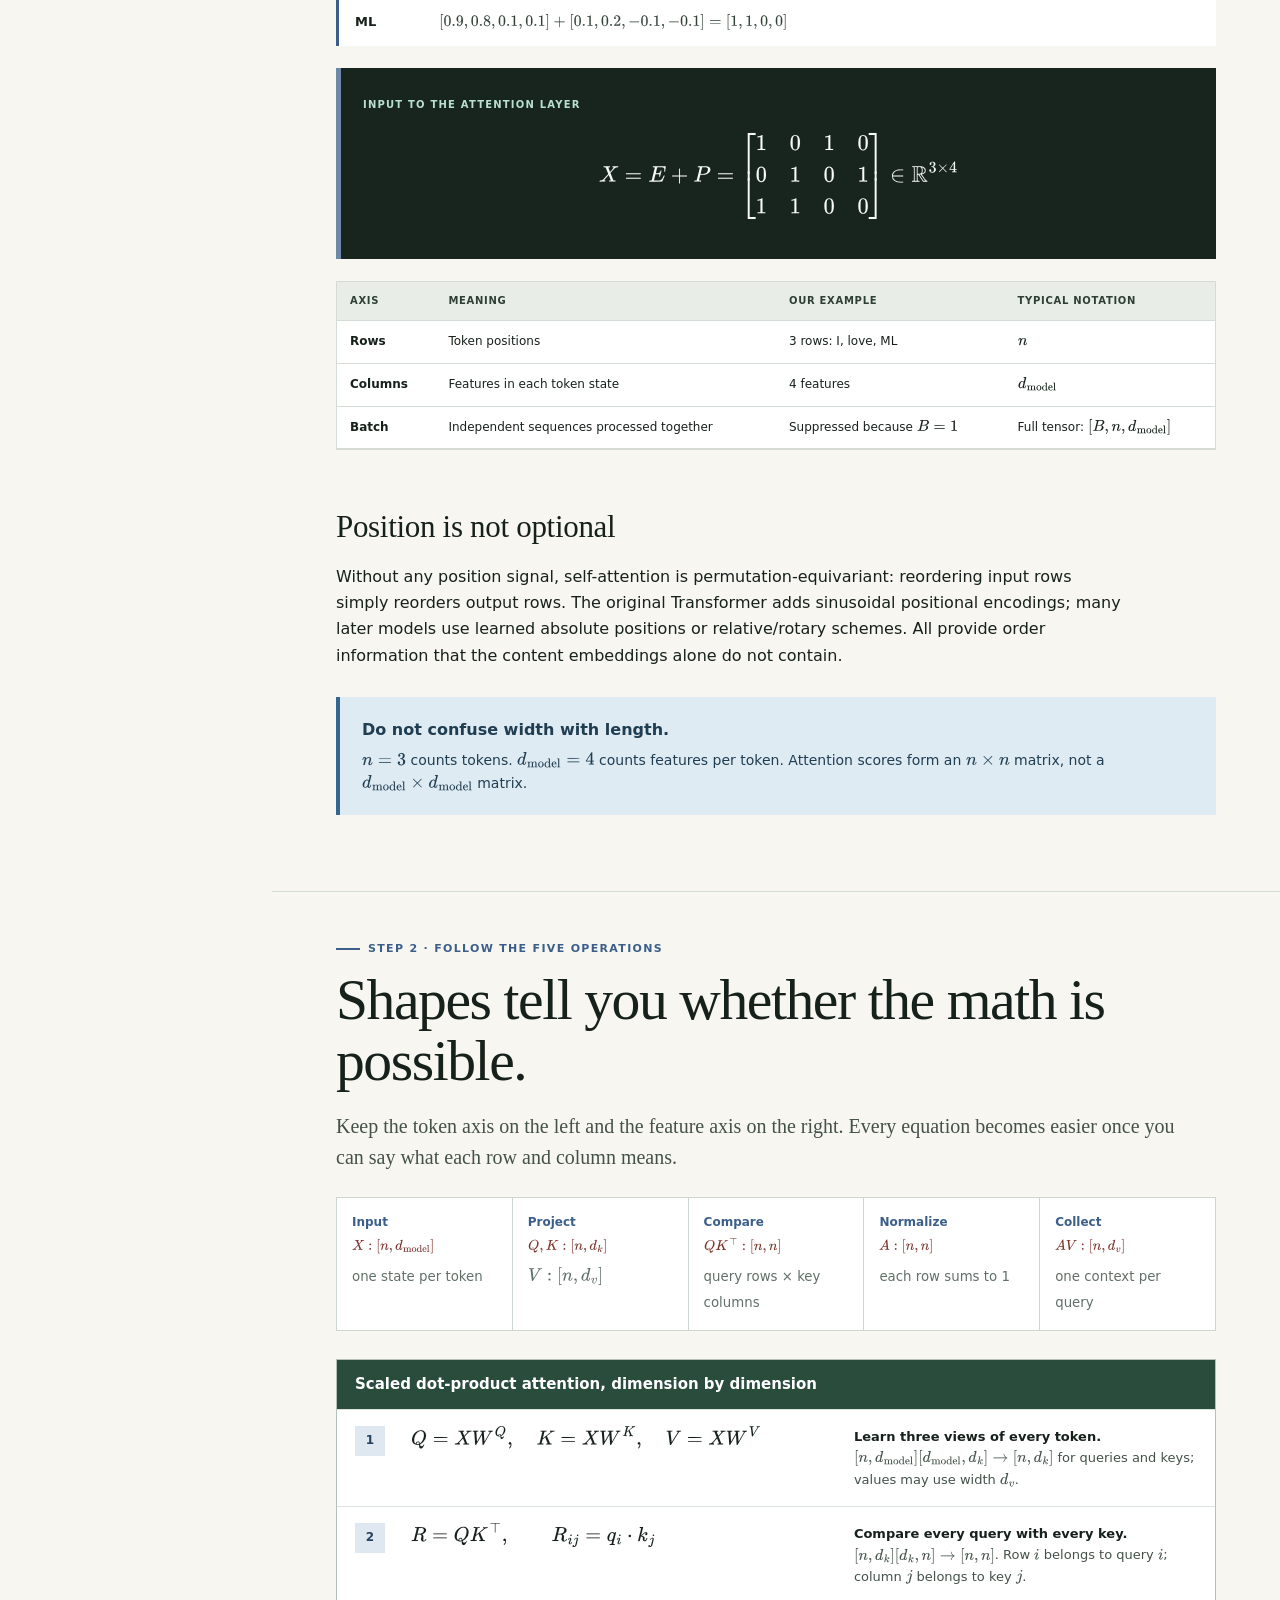
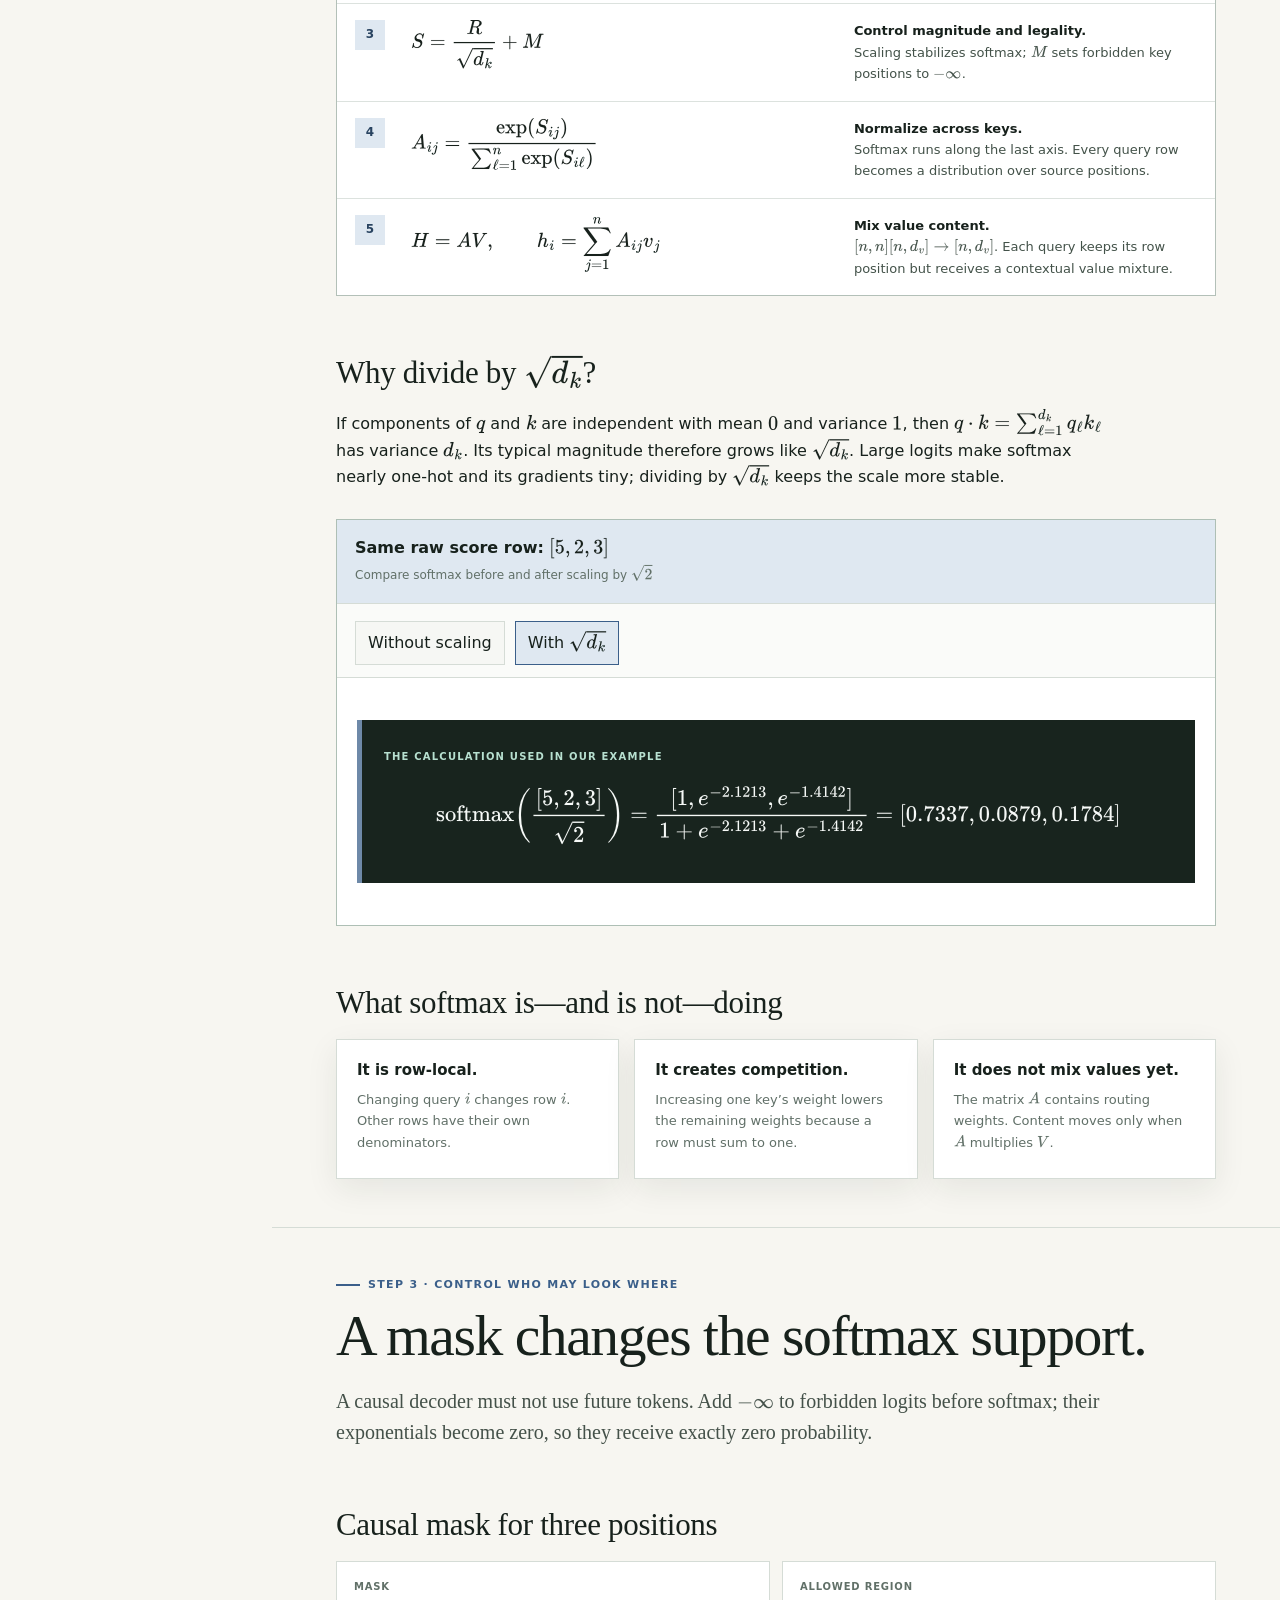
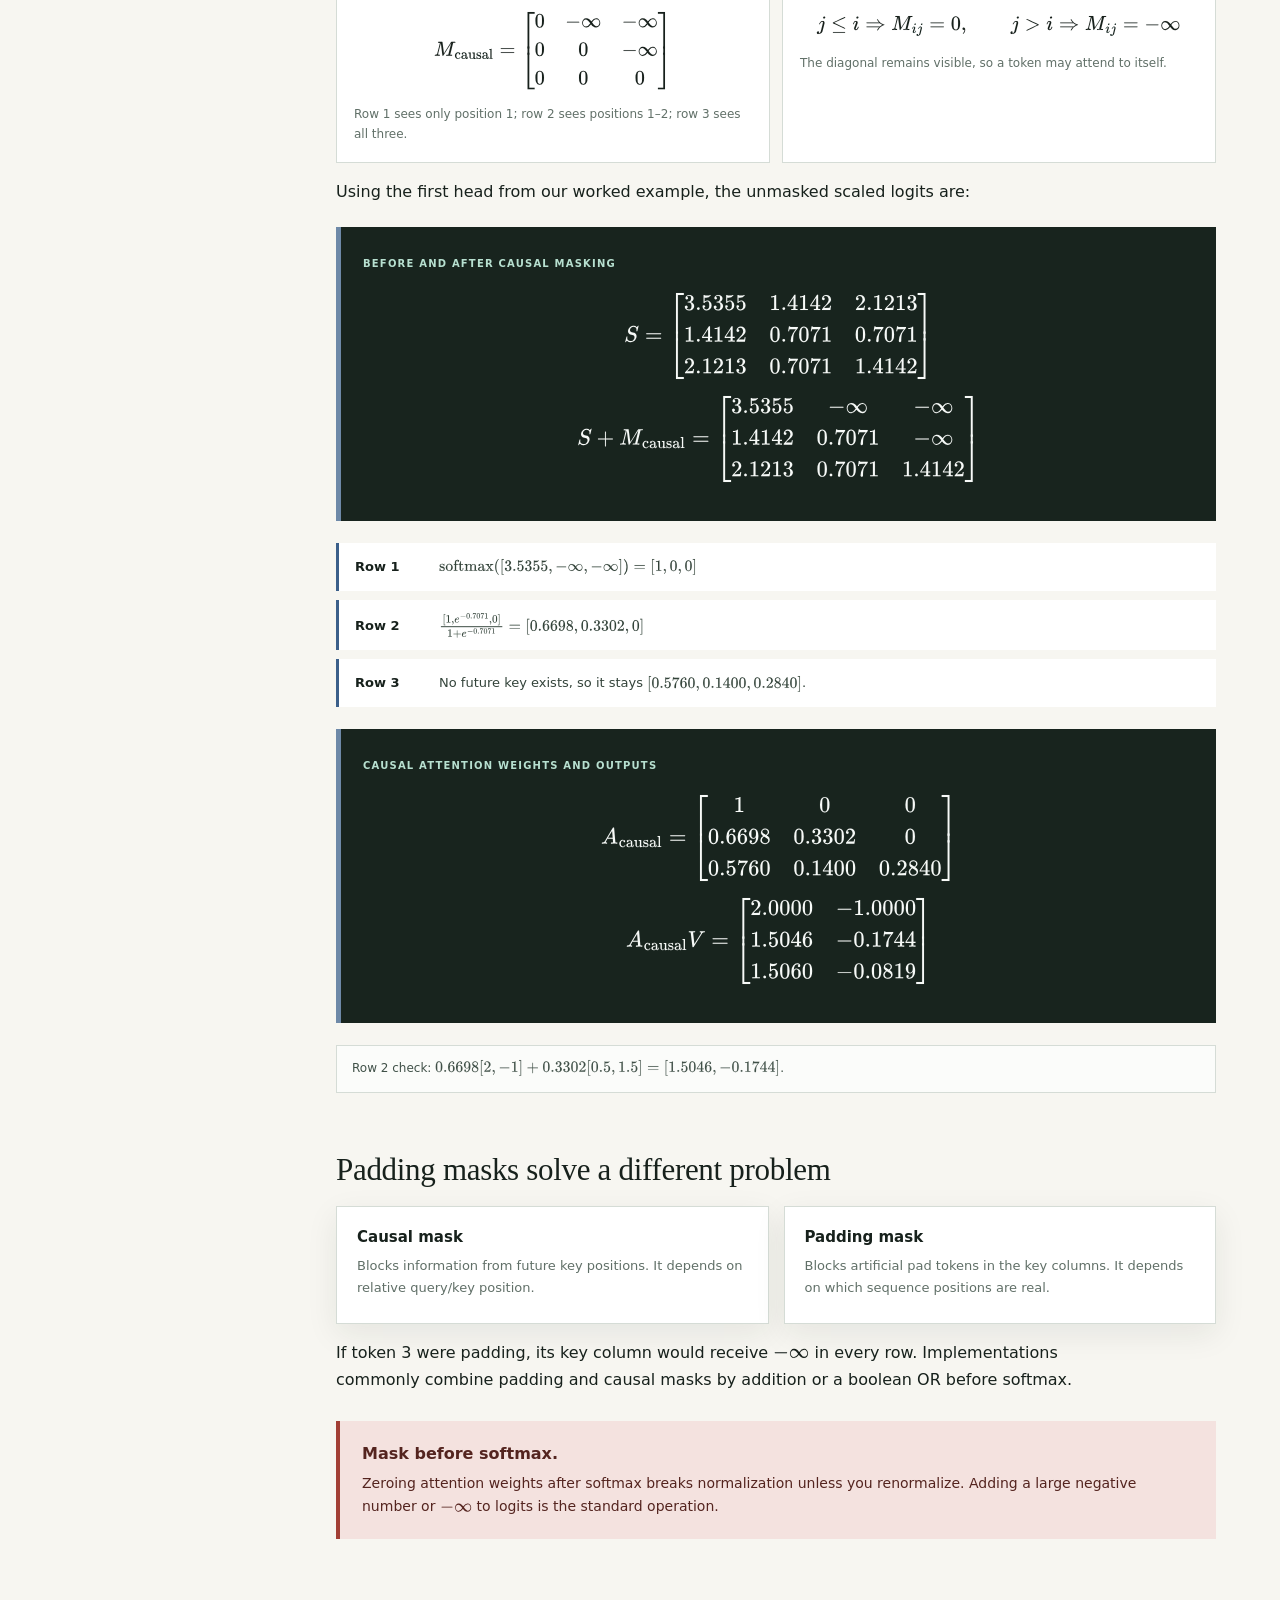
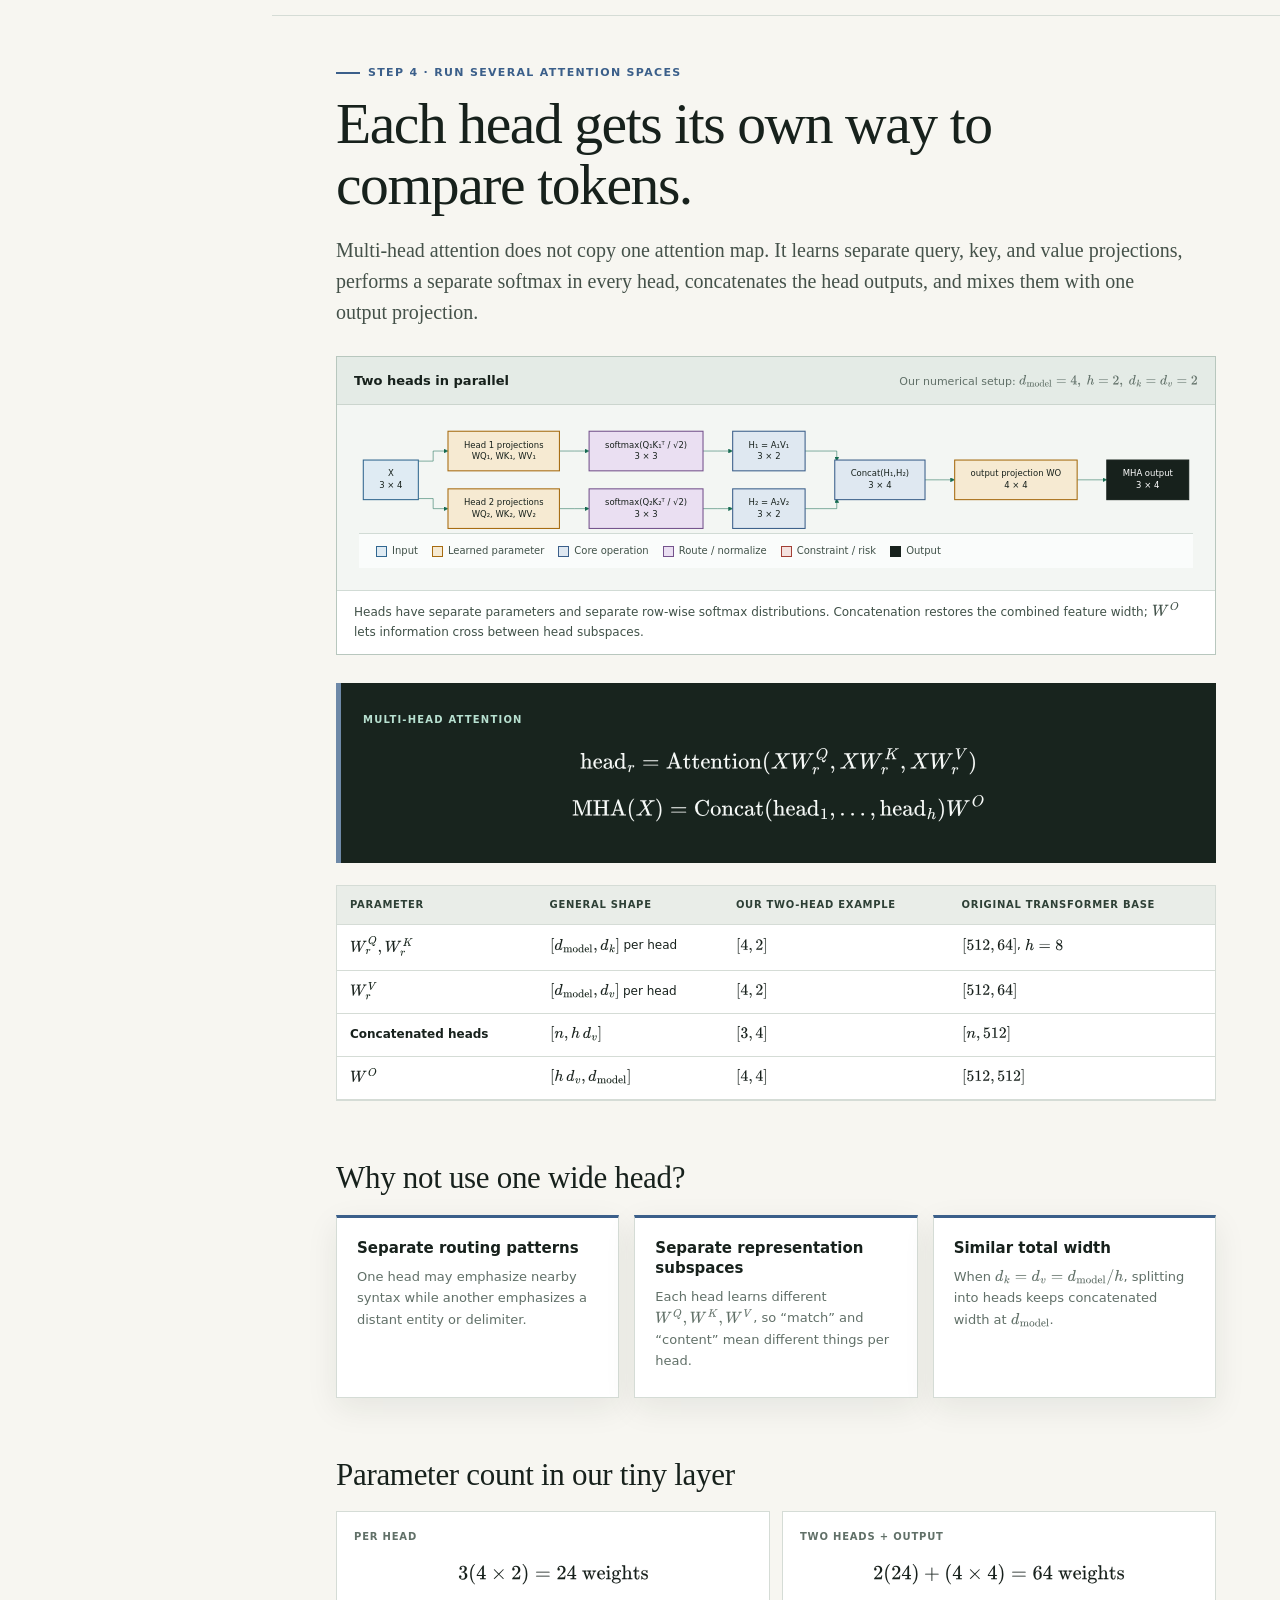
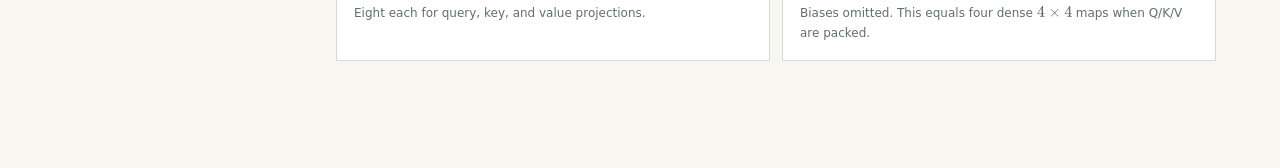
<file: ML - Self Attention and Multi-Head Attention/index.html>
<!doctype html>
<html lang="en">
<head>
  <meta charset="utf-8">
  <meta name="viewport" content="width=device-width,initial-scale=1">
  <meta name="description" content="A from-scratch visual and numerical guide to self-attention and multi-head attention, including every matrix shape and worked calculation.">
  <title>Self-Attention &amp; Multi-Head Attention · Visual Field Guide</title>
  <script>
    window.MathJax = { tex: { inlineMath: [['\\(', '\\)']], displayMath: [['\\[', '\\]']] }, svg: { fontCache: 'global' }, startup: { typeset: false } };
  </script>
  <link rel="stylesheet" href="../assets/guide.css">
  <style>
    .attention-map {
      display: grid;
      min-width: 560px;
      grid-template-columns: 120px repeat(3, minmax(110px, 1fr));
      border-top: 1px solid var(--line);
      border-left: 1px solid var(--line);
      background: white;
    }
    .attention-map > div {
      padding: 12px;
      border-right: 1px solid var(--line);
      border-bottom: 1px solid var(--line);
      text-align: center;
      font-size: 12px;
      font-variant-numeric: tabular-nums;
    }
    .attention-map .head {
      background: #e9ede8;
      color: #2e4036;
      font-size: 10px;
      font-weight: 800;
      letter-spacing: .07em;
      text-transform: uppercase;
    }
    .attention-map .row-label {
      background: #f7f9f7;
      text-align: left;
      font-weight: 800;
    }
    .attention-map .heat {
      background: color-mix(in srgb, var(--accent) var(--heat, 20%), white);
      color: #17211c;
      font-weight: 800;
    }
    .attention-assembly {
      overflow: hidden;
      margin: 26px 0;
      border: 1px solid #b9c7d2;
      background: #f8fafb;
      box-shadow: 0 10px 30px rgba(30, 50, 67, .08);
    }
    .attention-assembly-head {
      display: flex;
      align-items: baseline;
      justify-content: space-between;
      gap: 18px;
      padding: 17px 20px;
      border-bottom: 1px solid #cdd7df;
      background: #e8eef3;
      color: #213d55;
    }
    .attention-assembly-head strong { font-size: 14px; }
    .attention-assembly-head span { color: #526a7d; font-size: 11px; }
    .attention-flow-scroll {
      overflow-x: auto;
      overscroll-behavior-inline: contain;
      background:
        linear-gradient(90deg, rgba(59,95,138,.045) 1px, transparent 1px),
        linear-gradient(rgba(59,95,138,.045) 1px, transparent 1px),
        #fbfcfd;
      background-size: 24px 24px;
    }
    .attention-flow-svg {
      display: block;
      width: 100%;
      min-width: 960px;
      height: auto;
      font-family: Inter, ui-sans-serif, system-ui, sans-serif;
    }
    .attention-flow-svg .wire {
      fill: none;
      stroke: #55748e;
      stroke-linecap: round;
      stroke-linejoin: round;
      stroke-width: 3;
    }
    .attention-flow-svg .wire.value { stroke: #a66b10; }
    .attention-flow-svg .wire-label {
      fill: #536a7d;
      font-size: 16px;
      font-weight: 750;
      letter-spacing: .02em;
    }
    .attention-flow-svg .value-label { fill: #805611; }
    .attention-flow-svg .card {
      stroke-width: 2;
      filter: url(#attention-card-shadow);
    }
    .attention-flow-svg .input-card { fill: #e3edf3; stroke: #316790; }
    .attention-flow-svg .projection-card { fill: #f8edd8; stroke: #a66b10; }
    .attention-flow-svg .operation-card { fill: #e4ebf3; stroke: #3b5f8a; }
    .attention-flow-svg .mask-card { fill: #f6e8e4; stroke: #a24b3f; }
    .attention-flow-svg .route-card { fill: #eee7f3; stroke: #74528c; }
    .attention-flow-svg .output-card { fill: #203d31; stroke: #203d31; }
    .attention-flow-svg .card-kicker {
      fill: #52677a;
      font-size: 14px;
      font-weight: 850;
      letter-spacing: .11em;
    }
    .attention-flow-svg .card-title {
      fill: #17211c;
      font-family: Georgia, serif;
      font-size: 25px;
      font-weight: 650;
    }
    .attention-flow-svg .card-copy { fill: #3f5549; font-size: 16px; }
    .attention-flow-svg .card-shape {
      fill: #284d6b;
      font-family: ui-monospace, SFMono-Regular, Menlo, monospace;
      font-size: 16px;
      font-weight: 800;
    }
    .attention-flow-svg .svg-sub {
      font-size: 68%;
      baseline-shift: sub;
    }
    .attention-flow-svg .output-card + .card-kicker,
    .attention-flow-svg .output-text { fill: #fff; }
    .attention-flow-legend {
      display: flex;
      flex-wrap: wrap;
      gap: 14px 20px;
      padding: 11px 20px;
      border-top: 1px solid #d5dde3;
      background: white;
      color: #4b6054;
      font-size: 10px;
    }
    .attention-flow-legend span { display: inline-flex; align-items: center; gap: 6px; }
    .attention-flow-legend i {
      width: 10px;
      height: 10px;
      border: 1px solid currentColor;
      background: var(--swatch);
    }
    .attention-assembly figcaption {
      padding: 13px 20px 15px;
      border-top: 1px solid #d5dde3;
      background: #fbfcfa;
      color: #405148;
      font-size: 12px;
    }
    .tab:not(#overview) h1 {
      max-width: 820px;
      font-size: clamp(38px, 4.5vw, 60px);
      line-height: 1.06;
    }
    .calc-list { display: grid; gap: 9px; margin: 20px 0; }
    .calc-line {
      overflow-x: auto;
      padding: 13px 16px;
      border-left: 3px solid var(--accent);
      background: white;
      color: #33433a;
      font-size: 13px;
    }
    .calc-line strong { display: inline-block; min-width: 84px; color: var(--ink); }
    .shape-strip {
      display: grid;
      grid-template-columns: repeat(5, minmax(130px, 1fr));
      gap: 1px;
      margin: 24px 0;
      overflow-x: auto;
      border: 1px solid #cdd7d1;
      background: #cdd7d1;
    }
    .shape-step { min-width: 130px; padding: 15px; background: white; }
    .shape-step b { display: block; color: var(--accent); font-size: 12px; }
    .math-label {
      color: #7b332c;
      font-family: ui-monospace, SFMono-Regular, Menlo, monospace;
      font-weight: 750;
    }
    .symbol .math-label { display: block; }
    .shape-step .math-label { display: block; margin: 5px 0; font-size: 12px; }
    .shape-step small { color: var(--muted); }
    .number-note {
      margin: 12px 0;
      padding: 13px 15px;
      border: 1px solid var(--line);
      background: #fbfcfa;
      color: #405148;
      font-size: 12px;
      font-variant-numeric: tabular-nums;
    }
    .matrix-label { margin: 24px 0 7px; color: var(--accent); font-size: 11px; font-weight: 800; letter-spacing: .08em; text-transform: uppercase; }
    .compact-table table { min-width: 900px; font-variant-numeric: tabular-nums; }
    .math pre { margin: 14px 0 0; white-space: pre; }
    .math pre code { color: #f7faf8; font-size: 12px; line-height: 1.65; }
    .check-row { display: flex; align-items: flex-start; gap: 10px; }
    .check-row::before {
      display: grid;
      flex: 0 0 auto;
      width: 22px;
      height: 22px;
      place-items: center;
      background: var(--accent-soft);
      color: var(--accent-dark);
      content: "✓";
      font-size: 12px;
      font-weight: 900;
    }
    @media (max-width: 820px) {
      .attention-assembly { margin-right: -12px; margin-left: -12px; }
      .attention-assembly-head { align-items: flex-start; flex-direction: column; gap: 3px; }
      .attention-flow-svg { min-width: 1120px; }
      .tab:not(#overview) h1 { font-size: 36px; }
      .shape-strip { grid-template-columns: repeat(5, 145px); }
      .calc-line strong { display: block; min-width: 0; margin-bottom: 4px; }
    }
  </style>
</head>
<body data-guide-title="Self-Attention &amp; Multi-Head Attention" style="--accent:#3b5f8a;--accent-dark:#284360;--accent-soft:#dfe8f1">
<div class="shell">
  <aside class="sidebar">
    <div class="brand">
      <div class="brand-mark"><span class="brand-icon">SA</span><span>Self-Attention &amp; MHA</span></div>
      <p>Every projection, dot product, softmax, mask, head, and tensor shape worked out with real numbers.</p>
    </div>
    <div class="nav-label">Guide</div>
    <button class="tab-btn active" data-tab="build" data-panels="overview,inputs,mechanism,masking,multihead"><span class="num">01</span>Build the idea</button>
    <button class="tab-btn" data-tab="reason" data-panels="self-worked,mha-worked,shapes,pitfalls"><span class="num">02</span>Reason with it</button>
    <div class="nav-label">Study</div>
    <button class="tab-btn" data-tab="revision"><span class="num">03</span>Revision sheet</button>
    <button class="tab-btn" data-tab="references"><span class="num">04</span>Paper &amp; sources</button>
    <div class="side-foot"><a href="../">← All guides</a><a href="../ML%20-%20HSTU/#attention">HSTU attention</a></div>
  </aside>

  <main class="content">
    <header class="topbar">
      <select class="mobile-nav" aria-label="Choose section"></select>
      <span class="crumb" id="crumb">Self-Attention &amp; Multi-Head Attention / Build the idea</span>
      <div class="top-actions"><a class="top-link" href="../">All guides</a><a class="top-link" href="papers/Attention-Is-All-You-Need.pdf">PDF</a></div>
    </header>

    <section class="tab active" id="overview"><div class="page">
      <div class="eyebrow">Transformer foundations · fully numerical</div>
      <h1>Attention is a learned weighted lookup.</h1>
      <p class="lede">For every token, self-attention asks: “Which tokens matter to me right now, and what information should I collect from them?” The answer is built from matrix multiplication, scaling, masking, row-wise softmax, and a weighted sum—nothing is skipped in this guide.</p>
      <div class="meta-row"><span class="chip primary">real-number example</span><span class="chip">embedding sizes</span><span class="chip">Q, K, V</span><span class="chip">causal masks</span><span class="chip">two complete heads</span></div>

      <h2>The whole operation in one picture</h2>
      <figure class="attention-assembly" aria-labelledby="attention-assembly-title">
        <div class="attention-assembly-head"><strong id="attention-assembly-title">The attention assembly line</strong><span>Queries and keys choose the route; values carry the content.</span></div>
        <div class="attention-flow-scroll" tabindex="0" aria-label="Scrollable self-attention operation diagram">
          <svg class="attention-flow-svg" viewBox="0 0 1480 500" role="img" aria-labelledby="attention-flow-title attention-flow-desc">
            <title id="attention-flow-title">Self-attention from input states to contextual output</title>
            <desc id="attention-flow-desc">Input token states are projected into queries, keys, and values. Queries and keys form scores, which are scaled, masked, and normalized. The resulting attention weights mix the value vectors into contextual output states.</desc>
            <defs>
              <filter id="attention-card-shadow" x="-20%" y="-20%" width="140%" height="150%">
                <feDropShadow dx="0" dy="5" stdDeviation="6" flood-color="#1e3243" flood-opacity=".12"/>
              </filter>
              <marker id="attention-arrow" viewBox="0 0 10 10" refX="8.5" refY="5" markerWidth="7" markerHeight="7" orient="auto-start-reverse">
                <path d="M 0 0 L 10 5 L 0 10 z" fill="#55748e"/>
              </marker>
              <marker id="attention-value-arrow" viewBox="0 0 10 10" refX="8.5" refY="5" markerWidth="7" markerHeight="7" orient="auto-start-reverse">
                <path d="M 0 0 L 10 5 L 0 10 z" fill="#a66b10"/>
              </marker>
            </defs>

            <path class="wire" marker-end="url(#attention-arrow)" d="M190 240 H220 V90 H250"/>
            <path class="wire" marker-end="url(#attention-arrow)" d="M190 240 H220 V250 H250"/>
            <path class="wire" marker-end="url(#attention-arrow)" d="M190 240 H220 V410 H250"/>
            <path class="wire" marker-end="url(#attention-arrow)" d="M430 90 C470 90 470 185 505 185"/>
            <path class="wire" marker-end="url(#attention-arrow)" d="M430 250 H468 C486 250 486 250 505 250"/>
            <path class="wire" marker-end="url(#attention-arrow)" d="M705 220 H765"/>
            <path class="wire" marker-end="url(#attention-arrow)" d="M965 220 H1025"/>
            <path class="wire" marker-end="url(#attention-arrow)" d="M1225 220 H1280"/>
            <path class="wire value" marker-end="url(#attention-value-arrow)" d="M430 410 C760 462 1110 450 1280 295"/>
            <text class="wire-label" x="452" y="143">Q</text>
            <text class="wire-label" x="454" y="240">K</text>
            <text class="wire-label value-label" x="805" y="444">V carries content directly to the final mix</text>

            <rect class="card input-card" x="30" y="170" width="160" height="140" rx="14"/>
            <text class="card-kicker" x="50" y="198">INPUT STATE</text>
            <text class="card-title" x="50" y="238">X</text>
            <text class="card-copy" x="50" y="270">token states</text>
            <text class="card-shape" x="50" y="295">[n × d<tspan class="svg-sub">model</tspan>]</text>

            <rect class="card projection-card" x="250" y="40" width="180" height="100" rx="14"/>
            <text class="card-kicker" x="270" y="67">QUERY · SEEK</text>
            <text class="card-title" x="270" y="101">Q = X · W<tspan class="svg-sub">Q</tspan></text>
            <text class="card-shape" x="270" y="127">[n × d<tspan class="svg-sub">k</tspan>]</text>

            <rect class="card projection-card" x="250" y="200" width="180" height="100" rx="14"/>
            <text class="card-kicker" x="270" y="227">KEY · MATCH</text>
            <text class="card-title" x="270" y="261">K = X · W<tspan class="svg-sub">K</tspan></text>
            <text class="card-shape" x="270" y="287">[n × d<tspan class="svg-sub">k</tspan>]</text>

            <rect class="card projection-card" x="250" y="360" width="180" height="100" rx="14"/>
            <text class="card-kicker" x="270" y="387">VALUE · SEND</text>
            <text class="card-title" x="270" y="421">V = X · W<tspan class="svg-sub">V</tspan></text>
            <text class="card-shape" x="270" y="447">[n × d<tspan class="svg-sub">v</tspan>]</text>

            <rect class="card operation-card" x="505" y="145" width="200" height="150" rx="14"/>
            <text class="card-kicker" x="527" y="175">1 · COMPARE</text>
            <text class="card-title" x="527" y="216">Q · Kᵀ</text>
            <text class="card-copy" x="527" y="246">all query–key dots</text>
            <text class="card-shape" x="527" y="276">[n × n]</text>

            <rect class="card mask-card" x="765" y="145" width="200" height="150" rx="14"/>
            <text class="card-kicker" x="787" y="175">2 · STABILIZE</text>
            <text class="card-title" x="787" y="216">÷ √d<tspan class="svg-sub">k</tspan> + M</text>
            <text class="card-copy" x="787" y="246">scale, then mask</text>
            <text class="card-shape" x="787" y="276">[n × n]</text>

            <rect class="card route-card" x="1025" y="145" width="200" height="150" rx="14"/>
            <text class="card-kicker" x="1047" y="175">3 · NORMALIZE</text>
            <text class="card-title" x="1047" y="216">A = softmax(S)</text>
            <text class="card-copy" x="1047" y="246">one distribution</text>
            <text class="card-copy" x="1047" y="270">per query row</text>

            <rect class="card output-card" x="1280" y="145" width="170" height="150" rx="14"/>
            <text class="card-kicker output-text" x="1300" y="175">4 · COLLECT</text>
            <text class="card-title output-text" x="1300" y="216">H = A · V</text>
            <text class="card-copy output-text" x="1300" y="246">contextual</text>
            <text class="card-copy output-text" x="1300" y="270">token states</text>
          </svg>
        </div>
        <div class="attention-flow-legend" aria-label="Diagram color legend">
          <span style="--swatch:#e3edf3;color:#316790"><i></i>Input state</span>
          <span style="--swatch:#f8edd8;color:#a66b10"><i></i>Learned projections</span>
          <span style="--swatch:#e4ebf3;color:#3b5f8a"><i></i>Pairwise operation</span>
          <span style="--swatch:#f6e8e4;color:#a24b3f"><i></i>Scale and constraint</span>
          <span style="--swatch:#eee7f3;color:#74528c"><i></i>Row-wise routing</span>
        </div>
        <figcaption>Queries and keys only determine the \(n\times n\) routing weights. The value branch bypasses score construction and supplies the content that those weights combine.</figcaption>
      </figure>

      <div class="math"><span class="label">Scaled dot-product attention</span>
        \[\operatorname{Attention}(Q,K,V)
        =\operatorname{softmax}_{\text{keys}}\!\left(\frac{QK^\top}{\sqrt{d_k}}+M\right)V\]
      </div>
      <p class="plain-note">Equivalent mask conventions are common. This guide uses \(QK^\top/\sqrt{d_k}+M\), where allowed entries of \(M\) are \(0\) and forbidden entries are \(-\infty\). Putting \(M\) inside the numerator is fine only if it has been scaled consistently.</p>

      <div class="grid3">
        <div class="concept"><h3>Query · what I seek</h3><p>Token \(i\) projects to \(q_i\). That vector determines what kinds of keys token \(i\) will score highly.</p></div>
        <div class="concept"><h3>Key · what I match on</h3><p>Token \(j\) projects to \(k_j\). The dot product \(q_i\cdot k_j\) is their learned compatibility score.</p></div>
        <div class="concept"><h3>Value · what I send</h3><p>Token \(j\) also projects to \(v_j\). Once weights are known, values—not keys—are averaged into the output.</p></div>
      </div>

      <h2>Self-attention versus ordinary lookup</h2>
      <div class="grid2">
        <div class="note"><h3>A database lookup uses a fixed key.</h3><p>You supply one query, retrieve matching records, and return their stored values.</p></div>
        <div class="note"><h3>Self-attention learns all three roles.</h3><p>Every input row creates its own query, key, and value. Every query compares with every key in one batched matrix product.</p></div>
        <div class="note"><h3>“Self” describes the source.</h3><p>Queries, keys, and values all come from the same sequence \(X\). Cross-attention instead takes queries from one sequence and keys/values from another.</p></div>
        <div class="note"><h3>The output is contextual.</h3><p>The embedding for “bank” can become river-like or finance-like because its output mixes different neighbors in different contexts.</p></div>
      </div>

      <div class="callout"><strong>Memory hook</strong><p>Queries choose. Keys compete. Values contribute. Softmax makes each query’s choices sum to one.</p></div>
      <div class="paper"><div><strong>Attention Is All You Need</strong>Vaswani et al. · NeurIPS 2017 · arXiv:1706.03762</div><div class="paper-links"><a href="papers/Attention-Is-All-You-Need.pdf">Local PDF</a><a href="https://arxiv.org/abs/1706.03762">arXiv</a></div></div>
    </div></section>

    <section class="tab" id="inputs"><div class="page">
      <div class="eyebrow">Step 1 · Construct the input matrix</div>
      <h1>Three tokens, four numbers per token.</h1>
      <p class="lede">Our running example uses the sequence “I love ML,” one batch item, and deliberately small vectors. Real models use the same operations with hundreds or thousands of dimensions.</p>

      <div class="symbols">
        <div class="symbol"><span class="math-label">\(B=1\)</span>batch size</div>
        <div class="symbol"><span class="math-label">\(n=3\)</span>sequence length</div>
        <div class="symbol"><span class="math-label">\(d_{\text{model}}=4\)</span>embedding / residual width</div>
        <div class="symbol"><span class="math-label">\(h=2\)</span>attention heads later</div>
        <div class="symbol"><span class="math-label">\(d_k=2\)</span>query/key width per head</div>
        <div class="symbol"><span class="math-label">\(d_v=2\)</span>value width per head</div>
      </div>

      <h2>Token embedding plus position</h2>
      <p>The embedding table itself has shape \([|\mathcal V|,d_{\text{model}}]\), where \(|\mathcal V|\) is vocabulary size. Looking up three tokens selects three rows, producing \(E\in\mathbb R^{3\times4}\). Positional vectors \(P\) have the same width so they can be added elementwise.</p>
      <div class="math"><span class="label">Teaching values chosen for transparent arithmetic</span>
        \[
        E=
        \begin{bmatrix}
        0.8&0.1&0.9&0.0\\
        0.1&0.8&0.1&0.9\\
        0.9&0.8&0.1&0.1
        \end{bmatrix},
        \qquad
        P=
        \begin{bmatrix}
        0.2&-0.1&0.1&0.0\\
        -0.1&0.2&-0.1&0.1\\
        0.1&0.2&-0.1&-0.1
        \end{bmatrix}
        \]
      </div>
      <div class="calc-list">
        <div class="calc-line"><strong>I</strong>\([0.8,0.1,0.9,0.0]+[0.2,-0.1,0.1,0.0]=[1,0,1,0]\)</div>
        <div class="calc-line"><strong>love</strong>\([0.1,0.8,0.1,0.9]+[-0.1,0.2,-0.1,0.1]=[0,1,0,1]\)</div>
        <div class="calc-line"><strong>ML</strong>\([0.9,0.8,0.1,0.1]+[0.1,0.2,-0.1,-0.1]=[1,1,0,0]\)</div>
      </div>
      <div class="math"><span class="label">Input to the attention layer</span>
        \[
        X=E+P=
        \begin{bmatrix}
        1&0&1&0\\
        0&1&0&1\\
        1&1&0&0
        \end{bmatrix}
        \in\mathbb R^{3\times4}
        \]
      </div>

      <div class="table-wrap"><table><thead><tr><th>Axis</th><th>Meaning</th><th>Our example</th><th>Typical notation</th></tr></thead><tbody>
        <tr><td>Rows</td><td>Token positions</td><td>3 rows: I, love, ML</td><td>\(n\)</td></tr>
        <tr><td>Columns</td><td>Features in each token state</td><td>4 features</td><td>\(d_{\text{model}}\)</td></tr>
        <tr><td>Batch</td><td>Independent sequences processed together</td><td>Suppressed because \(B=1\)</td><td>Full tensor: \([B,n,d_{\text{model}}]\)</td></tr>
      </tbody></table></div>

      <h2>Position is not optional</h2>
      <p>Without any position signal, self-attention is permutation-equivariant: reordering input rows simply reorders output rows. The original Transformer adds sinusoidal positional encodings; many later models use learned absolute positions or relative/rotary schemes. All provide order information that the content embeddings alone do not contain.</p>
      <div class="callout blue"><strong>Do not confuse width with length.</strong><p>\(n=3\) counts tokens. \(d_{\text{model}}=4\) counts features per token. Attention scores form an \(n\times n\) matrix, not a \(d_{\text{model}}\times d_{\text{model}}\) matrix.</p></div>
    </div></section>

    <section class="tab" id="mechanism"><div class="page">
      <div class="eyebrow">Step 2 · Follow the five operations</div>
      <h1>Shapes tell you whether the math is possible.</h1>
      <p class="lede">Keep the token axis on the left and the feature axis on the right. Every equation becomes easier once you can say what each row and column means.</p>

      <div class="shape-strip" aria-label="Attention shape flow">
        <div class="shape-step"><b>Input</b><span class="math-label">\(X:[n,d_{\text{model}}]\)</span><small>one state per token</small></div>
        <div class="shape-step"><b>Project</b><span class="math-label">\(Q,K:[n,d_k]\)</span><small>\(V:[n,d_v]\)</small></div>
        <div class="shape-step"><b>Compare</b><span class="math-label">\(QK^\top:[n,n]\)</span><small>query rows × key columns</small></div>
        <div class="shape-step"><b>Normalize</b><span class="math-label">\(A:[n,n]\)</span><small>each row sums to 1</small></div>
        <div class="shape-step"><b>Collect</b><span class="math-label">\(AV:[n,d_v]\)</span><small>one context per query</small></div>
      </div>

      <div class="derivation">
        <h3>Scaled dot-product attention, dimension by dimension</h3>
        <div class="derivation-step"><span class="step-no">1</span><div class="step-formula">\[Q=XW^Q,\quad K=XW^K,\quad V=XW^V\]</div><div class="step-explain"><strong>Learn three views of every token.</strong>\([n,d_{\text{model}}][d_{\text{model}},d_k]\to[n,d_k]\) for queries and keys; values may use width \(d_v\).</div></div>
        <div class="derivation-step"><span class="step-no">2</span><div class="step-formula">\[R=QK^\top,\qquad R_{ij}=q_i\cdot k_j\]</div><div class="step-explain"><strong>Compare every query with every key.</strong>\([n,d_k][d_k,n]\to[n,n]\). Row \(i\) belongs to query \(i\); column \(j\) belongs to key \(j\).</div></div>
        <div class="derivation-step"><span class="step-no">3</span><div class="step-formula">\[S=\frac{R}{\sqrt{d_k}}+M\]</div><div class="step-explain"><strong>Control magnitude and legality.</strong>Scaling stabilizes softmax; \(M\) sets forbidden key positions to \(-\infty\).</div></div>
        <div class="derivation-step"><span class="step-no">4</span><div class="step-formula">\[A_{ij}=\frac{\exp(S_{ij})}{\sum_{\ell=1}^{n}\exp(S_{i\ell})}\]</div><div class="step-explain"><strong>Normalize across keys.</strong>Softmax runs along the last axis. Every query row becomes a distribution over source positions.</div></div>
        <div class="derivation-step"><span class="step-no">5</span><div class="step-formula">\[H=AV,\qquad h_i=\sum_{j=1}^{n}A_{ij}v_j\]</div><div class="step-explain"><strong>Mix value content.</strong>\([n,n][n,d_v]\to[n,d_v]\). Each query keeps its row position but receives a contextual value mixture.</div></div>
      </div>

      <h2>Why divide by \(\sqrt{d_k}\)?</h2>
      <p>If components of \(q\) and \(k\) are independent with mean \(0\) and variance \(1\), then \(q\cdot k=\sum_{\ell=1}^{d_k}q_\ell k_\ell\) has variance \(d_k\). Its typical magnitude therefore grows like \(\sqrt{d_k}\). Large logits make softmax nearly one-hot and its gradients tiny; dividing by \(\sqrt{d_k}\) keeps the scale more stable.</p>

      <div class="interactive" data-choice-group>
        <div class="interactive-head"><strong>Same raw score row: \([5,2,3]\)</strong><span>Compare softmax before and after scaling by \(\sqrt{2}\)</span></div>
        <div class="interactive-controls">
          <button class="choice-btn" data-choice="unscaled">Without scaling</button>
          <button class="choice-btn active" data-choice="scaled">With \(\sqrt{d_k}\)</button>
        </div>
        <div class="interactive-body">
          <div class="choice-panel" data-choice-panel="unscaled">
            <div class="math"><span class="label">Sharper than necessary</span>
              \[\operatorname{softmax}([5,2,3])
              =\frac{[1,e^{-3},e^{-2}]}{1+e^{-3}+e^{-2}}
              =[0.8438,0.0420,0.1142]\]
            </div>
          </div>
          <div class="choice-panel active" data-choice-panel="scaled">
            <div class="math"><span class="label">The calculation used in our example</span>
              \[\operatorname{softmax}\!\left(\frac{[5,2,3]}{\sqrt2}\right)
              =\frac{[1,e^{-2.1213},e^{-1.4142}]}{1+e^{-2.1213}+e^{-1.4142}}
              =[0.7337,0.0879,0.1784]\]
            </div>
          </div>
        </div>
      </div>

      <h2>What softmax is—and is not—doing</h2>
      <div class="grid3">
        <div class="card"><h3>It is row-local.</h3><p>Changing query \(i\) changes row \(i\). Other rows have their own denominators.</p></div>
        <div class="card"><h3>It creates competition.</h3><p>Increasing one key’s weight lowers the remaining weights because a row must sum to one.</p></div>
        <div class="card"><h3>It does not mix values yet.</h3><p>The matrix \(A\) contains routing weights. Content moves only when \(A\) multiplies \(V\).</p></div>
      </div>
    </div></section>

    <section class="tab" id="masking"><div class="page">
      <div class="eyebrow">Step 3 · Control who may look where</div>
      <h1>A mask changes the softmax support.</h1>
      <p class="lede">A causal decoder must not use future tokens. Add \(-\infty\) to forbidden logits before softmax; their exponentials become zero, so they receive exactly zero probability.</p>

      <h2>Causal mask for three positions</h2>
      <div class="formula-grid">
        <div class="formula-card"><b>Mask</b>
          \[
          M_{\text{causal}}=
          \begin{bmatrix}
          0&-\infty&-\infty\\
          0&0&-\infty\\
          0&0&0
          \end{bmatrix}
          \]
          <p>Row 1 sees only position 1; row 2 sees positions 1–2; row 3 sees all three.</p>
        </div>
        <div class="formula-card"><b>Allowed region</b>
          \[
          j\le i\Rightarrow M_{ij}=0,\qquad
          j>i\Rightarrow M_{ij}=-\infty
          \]
          <p>The diagonal remains visible, so a token may attend to itself.</p>
        </div>
      </div>

      <p>Using the first head from our worked example, the unmasked scaled logits are:</p>
      <div class="math"><span class="label">Before and after causal masking</span>
        \[
        S=
        \begin{bmatrix}
        3.5355&1.4142&2.1213\\
        1.4142&0.7071&0.7071\\
        2.1213&0.7071&1.4142
        \end{bmatrix}
        \]
        \[
        S+M_{\text{causal}}=
        \begin{bmatrix}
        3.5355&-\infty&-\infty\\
        1.4142&0.7071&-\infty\\
        2.1213&0.7071&1.4142
        \end{bmatrix}
        \]
      </div>

      <div class="calc-list">
        <div class="calc-line"><strong>Row 1</strong>\(\operatorname{softmax}([3.5355,-\infty,-\infty])=[1,0,0]\)</div>
        <div class="calc-line"><strong>Row 2</strong>\(\frac{[1,e^{-0.7071},0]}{1+e^{-0.7071}}=[0.6698,0.3302,0]\)</div>
        <div class="calc-line"><strong>Row 3</strong>No future key exists, so it stays \([0.5760,0.1400,0.2840]\).</div>
      </div>
      <div class="math"><span class="label">Causal attention weights and outputs</span>
        \[
        A_{\text{causal}}=
        \begin{bmatrix}
        1&0&0\\
        0.6698&0.3302&0\\
        0.5760&0.1400&0.2840
        \end{bmatrix}
        \]
        \[
        A_{\text{causal}}V=
        \begin{bmatrix}
        2.0000&-1.0000\\
        1.5046&-0.1744\\
        1.5060&-0.0819
        \end{bmatrix}
        \]
      </div>
      <div class="number-note">Row 2 check: \(0.6698[2,-1]+0.3302[0.5,1.5]=[1.5046,-0.1744]\).</div>

      <h2>Padding masks solve a different problem</h2>
      <div class="grid2">
        <div class="note"><h3>Causal mask</h3><p>Blocks information from future key positions. It depends on relative query/key position.</p></div>
        <div class="note"><h3>Padding mask</h3><p>Blocks artificial pad tokens in the key columns. It depends on which sequence positions are real.</p></div>
      </div>
      <p>If token 3 were padding, its key column would receive \(-\infty\) in every row. Implementations commonly combine padding and causal masks by addition or a boolean OR before softmax.</p>
      <div class="callout red"><strong>Mask before softmax.</strong><p>Zeroing attention weights after softmax breaks normalization unless you renormalize. Adding a large negative number or \(-\infty\) to logits is the standard operation.</p></div>
    </div></section>

    <section class="tab" id="multihead"><div class="page">
      <div class="eyebrow">Step 4 · Run several attention spaces</div>
      <h1>Each head gets its own way to compare tokens.</h1>
      <p class="lede">Multi-head attention does not copy one attention map. It learns separate query, key, and value projections, performs a separate softmax in every head, concatenates the head outputs, and mixes them with one output projection.</p>

      <figure class="diagram">
        <div class="diagram-head"><strong>Two heads in parallel</strong><span>Our numerical setup: \(d_{\text{model}}=4,\ h=2,\ d_k=d_v=2\)</span></div>
        <div class="diagram-body"><pre class="mermaid">
flowchart LR
  X["X<br/>3 × 4"] --> P1["Head 1 projections<br/>WQ₁, WK₁, WV₁"]
  X --> P2["Head 2 projections<br/>WQ₂, WK₂, WV₂"]
  P1 --> A1["softmax(Q₁K₁ᵀ / √2)<br/>3 × 3"]
  P2 --> A2["softmax(Q₂K₂ᵀ / √2)<br/>3 × 3"]
  A1 --> H1["H₁ = A₁V₁<br/>3 × 2"]
  A2 --> H2["H₂ = A₂V₂<br/>3 × 2"]
  H1 --> C["Concat(H₁,H₂)<br/>3 × 4"]
  H2 --> C
  C --> WO["output projection WO<br/>4 × 4"]
  WO --> Y["MHA output<br/>3 × 4"]
  class X input; class P1,P2,WO param; class A1,A2 route; class H1,H2,C op; class Y output;
  classDef input fill:#dfebf3,stroke:#316790,stroke-width:2px;
  classDef param fill:#f6ead2,stroke:#a66b10,stroke-width:2px;
  classDef route fill:#eadff2,stroke:#74528c,stroke-width:2px;
  classDef op fill:#dfe8f1,stroke:#3b5f8a,stroke-width:2px;
  classDef output fill:#17211c,color:#fff,stroke:#17211c,stroke-width:2px;
        </pre></div>
        <figcaption>Heads have separate parameters and separate row-wise softmax distributions. Concatenation restores the combined feature width; \(W^O\) lets information cross between head subspaces.</figcaption>
      </figure>

      <div class="math"><span class="label">Multi-head attention</span>
        \[
        \operatorname{head}_r=
        \operatorname{Attention}(XW_r^Q,XW_r^K,XW_r^V)
        \]
        \[
        \operatorname{MHA}(X)=
        \operatorname{Concat}(\operatorname{head}_1,\ldots,\operatorname{head}_h)W^O
        \]
      </div>

      <div class="table-wrap"><table><thead><tr><th>Parameter</th><th>General shape</th><th>Our two-head example</th><th>Original Transformer base</th></tr></thead><tbody>
        <tr><td>\(W_r^Q,W_r^K\)</td><td>\([d_{\text{model}},d_k]\) per head</td><td>\([4,2]\)</td><td>\([512,64]\), \(h=8\)</td></tr>
        <tr><td>\(W_r^V\)</td><td>\([d_{\text{model}},d_v]\) per head</td><td>\([4,2]\)</td><td>\([512,64]\)</td></tr>
        <tr><td>Concatenated heads</td><td>\([n,h\,d_v]\)</td><td>\([3,4]\)</td><td>\([n,512]\)</td></tr>
        <tr><td>\(W^O\)</td><td>\([h\,d_v,d_{\text{model}}]\)</td><td>\([4,4]\)</td><td>\([512,512]\)</td></tr>
      </tbody></table></div>

      <h2>Why not use one wide head?</h2>
      <div class="grid3">
        <div class="concept"><h3>Separate routing patterns</h3><p>One head may emphasize nearby syntax while another emphasizes a distant entity or delimiter.</p></div>
        <div class="concept"><h3>Separate representation subspaces</h3><p>Each head learns different \(W^Q,W^K,W^V\), so “match” and “content” mean different things per head.</p></div>
        <div class="concept"><h3>Similar total width</h3><p>When \(d_k=d_v=d_{\text{model}}/h\), splitting into heads keeps concatenated width at \(d_{\text{model}}\).</p></div>
      </div>

      <h2>Parameter count in our tiny layer</h2>
      <div class="formula-grid">
        <div class="formula-card"><b>Per head</b>\[3(4\times2)=24\ \text{weights}\]<p>Eight each for query, key, and value projections.</p></div>
        <div class="formula-card"><b>Two heads + output</b>\[2(24)+(4\times4)=64\ \text{weights}\]<p>Biases omitted. This equals four dense \(4\times4\) maps when Q/K/V are packed.</p></div>
      </div>
    </div></section>

    <section class="tab" id="self-worked"><div class="page">
      <div class="eyebrow">Worked example A · one complete head</div>
      <h1>Calculate self-attention without hiding a step.</h1>
      <p class="lede">We now carry the \(3\times4\) input matrix through projections, nine dot products, scaling, three separate softmax calculations, and three weighted value sums.</p>

      <div class="callout"><strong>Rounding policy</strong><p>Projection and dot-product values are exact. Exponentials, attention weights, and outputs are shown to four decimals. The calculations use unrounded values internally, so a last decimal may differ from hand arithmetic on displayed numbers.</p></div>

      <h2>0 · Start from \(X\)</h2>
      <div class="math"><span class="label">Rows are I, love, ML</span>
        \[
        X=
        \begin{bmatrix}
        1&0&1&0\\
        0&1&0&1\\
        1&1&0&0
        \end{bmatrix},
        \qquad X:[3,4]
        \]
      </div>

      <h2>1 · Project \(X\) into queries, keys, and values</h2>
      <p>For this teaching head, \(W_1^Q=W_1^K\) only to keep the arithmetic compact. In a real layer they are independently learned matrices.</p>
      <div class="math"><span class="label">Head 1 parameter matrices</span>
        \[
        W_1^Q=W_1^K=
        \begin{bmatrix}
        1&0\\
        0&1\\
        1&1\\
        1&-1
        \end{bmatrix},
        \qquad
        W_1^V=
        \begin{bmatrix}
        1&0\\
        0&1\\
        1&-1\\
        0.5&0.5
        \end{bmatrix}
        \]
      </div>
      <p class="number-note">Shape check: \([3,4][4,2]\to[3,2]\). Each output row has two features.</p>

      <div class="matrix-label">Every query/key row multiplication</div>
      <div class="calc-list">
        <div class="calc-line"><strong>Token 1</strong>\(q_1=k_1=[1,0,1,0]W_1^Q=[1+1,\ 1]=[2,1]\)</div>
        <div class="calc-line"><strong>Token 2</strong>\(q_2=k_2=[0,1,0,1]W_1^Q=[1,\ 1-1]=[1,0]\)</div>
        <div class="calc-line"><strong>Token 3</strong>\(q_3=k_3=[1,1,0,0]W_1^Q=[1,\ 1]=[1,1]\)</div>
      </div>
      <div class="matrix-label">Every value row multiplication</div>
      <div class="calc-list">
        <div class="calc-line"><strong>Token 1</strong>\(v_1=[1,0,1,0]W_1^V=[1+1,\ -1]=[2,-1]\)</div>
        <div class="calc-line"><strong>Token 2</strong>\(v_2=[0,1,0,1]W_1^V=[0.5,\ 1+0.5]=[0.5,1.5]\)</div>
        <div class="calc-line"><strong>Token 3</strong>\(v_3=[1,1,0,0]W_1^V=[1,\ 1]=[1,1]\)</div>
      </div>
      <div class="math"><span class="label">Projection results</span>
        \[
        Q_1=K_1=
        \begin{bmatrix}
        2&1\\
        1&0\\
        1&1
        \end{bmatrix},
        \qquad
        V_1=
        \begin{bmatrix}
        2&-1\\
        0.5&1.5\\
        1&1
        \end{bmatrix}
        \]
      </div>

      <h2>2 · Compute all nine query-key dot products</h2>
      <div class="math"><span class="label">Raw compatibility matrix</span>
        \[
        Q_1K_1^\top=
        \begin{bmatrix}
        2(2)+1(1)&2(1)+1(0)&2(1)+1(1)\\
        1(2)+0(1)&1(1)+0(0)&1(1)+0(1)\\
        1(2)+1(1)&1(1)+1(0)&1(1)+1(1)
        \end{bmatrix}
        =
        \begin{bmatrix}
        5&2&3\\
        2&1&1\\
        3&1&2
        \end{bmatrix}
        \]
      </div>
      <p>Read entry \((1,3)=3\) as: the query made by “I” has compatibility \(3\) with the key made by “ML.” This is a learned-space score, not yet a probability.</p>

      <h2>3 · Scale every logit by \(\sqrt{d_k}=\sqrt2\)</h2>
      <div class="math"><span class="label">Scaled logits</span>
        \[
        S_1=\frac{Q_1K_1^\top}{\sqrt2}=
        \begin{bmatrix}
        3.5355&1.4142&2.1213\\
        1.4142&0.7071&0.7071\\
        2.1213&0.7071&1.4142
        \end{bmatrix}
        \]
      </div>

      <h2>4 · Apply softmax separately to each row</h2>
      <p>For numerical stability, subtract the row maximum before exponentiating. This changes neither the probabilities nor their ordering.</p>
      <div class="calc-list">
        <div class="calc-line"><strong>Query 1</strong>\([3.5355,1.4142,2.1213]-3.5355=[0,-2.1213,-1.4142]\)</div>
        <div class="calc-line"><strong>Exponentials</strong>\([1,0.1199,0.2431]\), denominator \(=1.3630\), so \(a_1=[0.7337,0.0879,0.1784]\)</div>
        <div class="calc-line"><strong>Query 2</strong>\([1.4142,0.7071,0.7071]-1.4142=[0,-0.7071,-0.7071]\)</div>
        <div class="calc-line"><strong>Exponentials</strong>\([1,0.4931,0.4931]\), denominator \(=1.9862\), so \(a_2=[0.5035,0.2483,0.2483]\)</div>
        <div class="calc-line"><strong>Query 3</strong>\([2.1213,0.7071,1.4142]-2.1213=[0,-1.4142,-0.7071]\)</div>
        <div class="calc-line"><strong>Exponentials</strong>\([1,0.2431,0.4931]\), denominator \(=1.7362\), so \(a_3=[0.5760,0.1400,0.2840]\)</div>
      </div>
      <div class="math"><span class="label">Head 1 attention matrix</span>
        \[
        A_1=\operatorname{softmax}_{\text{row}}(S_1)=
        \begin{bmatrix}
        0.7337&0.0879&0.1784\\
        0.5035&0.2483&0.2483\\
        0.5760&0.1400&0.2840
        \end{bmatrix}
        \]
      </div>

      <figure class="diagram">
        <div class="diagram-head"><strong>Head 1 attention heatmap</strong><span>Darker cells carry more value weight</span></div>
        <div class="diagram-body">
          <div class="attention-map" role="table" aria-label="Head 1 attention weights">
            <div class="head">query ↓ / key →</div><div class="head">I</div><div class="head">love</div><div class="head">ML</div>
            <div class="row-label">I</div><div class="heat" style="--heat:73%">0.7337</div><div class="heat" style="--heat:9%">0.0879</div><div class="heat" style="--heat:18%">0.1784</div>
            <div class="row-label">love</div><div class="heat" style="--heat:50%">0.5035</div><div class="heat" style="--heat:25%">0.2483</div><div class="heat" style="--heat:25%">0.2483</div>
            <div class="row-label">ML</div><div class="heat" style="--heat:58%">0.5760</div><div class="heat" style="--heat:14%">0.1400</div><div class="heat" style="--heat:28%">0.2840</div>
          </div>
        </div>
        <figcaption>Rows—not columns—sum to one. For example, the query at “love” routes roughly 50.35% of its value mixture to token 1.</figcaption>
      </figure>

      <h2>5 · Multiply attention weights by values</h2>
      <div class="calc-list">
        <div class="calc-line"><strong>Output 1</strong>\(h_1=0.7337[2,-1]+0.0879[0.5,1.5]+0.1784[1,1]=[1.6897,-0.4234]\)</div>
        <div class="calc-line"><strong>Output 2</strong>\(h_2=0.5035[2,-1]+0.2483[0.5,1.5]+0.2483[1,1]=[1.3794,0.1171]\)</div>
        <div class="calc-line"><strong>Output 3</strong>\(h_3=0.5760[2,-1]+0.1400[0.5,1.5]+0.2840[1,1]=[1.5060,-0.0819]\)</div>
      </div>
      <div class="math"><span class="label">Final output of head 1</span>
        \[
        H_1=A_1V_1=
        \begin{bmatrix}
        1.6897&-0.4234\\
        1.3794&0.1171\\
        1.5060&-0.0819
        \end{bmatrix},
        \qquad H_1:[3,2]
        \]
      </div>

      <div class="quiz"><h3>Dimension check</h3><p>Why does \(A_1:[3,3]\) times \(V_1:[3,2]\) produce three rows rather than two?</p><button data-answer="self-dim-q">Reveal answer</button><div class="answer" id="self-dim-q">Matrix multiplication contracts the shared inner token axis \(3\): \([3,3][3,2]\to[3,2]\). The first 3 is the number of queries, so one output row remains for each query token. The final 2 is the value width.</div></div>
    </div></section>

    <section class="tab" id="mha-worked"><div class="page">
      <div class="eyebrow">Worked example B · complete two-head MHA</div>
      <h1>A second head learns a different attention map.</h1>
      <p class="lede">Head 1 is already complete. We now calculate head 2, concatenate both head outputs, apply \(W^O\), add the residual, and normalize one row numerically.</p>

      <h2>1 · Project the same \(X\) with head 2 parameters</h2>
      <div class="math"><span class="label">Head 2 parameter matrices</span>
        \[
        W_2^Q=
        \begin{bmatrix}
        0&1\\
        1&0\\
        1&-1\\
        -1&1
        \end{bmatrix},
        \quad
        W_2^K=
        \begin{bmatrix}
        1&0\\
        0&1\\
        -1&1\\
        1&-1
        \end{bmatrix},
        \quad
        W_2^V=
        \begin{bmatrix}
        0&1\\
        1&0\\
        1&1\\
        -1&1
        \end{bmatrix}
        \]
      </div>

      <div class="calc-list">
        <div class="calc-line"><strong>\(q_1^{(2)}\)</strong>\([1,0,1,0]W_2^Q=[0,1]+[1,-1]=[1,0]\)</div>
        <div class="calc-line"><strong>\(q_2^{(2)}\)</strong>\([0,1,0,1]W_2^Q=[1,0]+[-1,1]=[0,1]\)</div>
        <div class="calc-line"><strong>\(q_3^{(2)}\)</strong>\([1,1,0,0]W_2^Q=[0,1]+[1,0]=[1,1]\)</div>
        <div class="calc-line"><strong>\(k_1^{(2)}\)</strong>\([1,0,1,0]W_2^K=[1,0]+[-1,1]=[0,1]\)</div>
        <div class="calc-line"><strong>\(k_2^{(2)}\)</strong>\([0,1,0,1]W_2^K=[0,1]+[1,-1]=[1,0]\)</div>
        <div class="calc-line"><strong>\(k_3^{(2)}\)</strong>\([1,1,0,0]W_2^K=[1,0]+[0,1]=[1,1]\)</div>
        <div class="calc-line"><strong>\(v_1^{(2)}\)</strong>\([1,0,1,0]W_2^V=[0,1]+[1,1]=[1,2]\)</div>
        <div class="calc-line"><strong>\(v_2^{(2)}\)</strong>\([0,1,0,1]W_2^V=[1,0]+[-1,1]=[0,1]\)</div>
        <div class="calc-line"><strong>\(v_3^{(2)}\)</strong>\([1,1,0,0]W_2^V=[0,1]+[1,0]=[1,1]\)</div>
      </div>
      <div class="math"><span class="label">Head 2 projected tensors</span>
        \[
        Q_2=
        \begin{bmatrix}1&0\\0&1\\1&1\end{bmatrix},
        \qquad
        K_2=
        \begin{bmatrix}0&1\\1&0\\1&1\end{bmatrix},
        \qquad
        V_2=
        \begin{bmatrix}1&2\\0&1\\1&1\end{bmatrix}
        \]
      </div>

      <h2>2 · Dot products, scaling, and softmax for head 2</h2>
      <div class="math"><span class="label">All nine head 2 scores</span>
        \[
        Q_2K_2^\top=
        \begin{bmatrix}
        1(0)+0(1)&1(1)+0(0)&1(1)+0(1)\\
        0(0)+1(1)&0(1)+1(0)&0(1)+1(1)\\
        1(0)+1(1)&1(1)+1(0)&1(1)+1(1)
        \end{bmatrix}
        =
        \begin{bmatrix}
        0&1&1\\
        1&0&1\\
        1&1&2
        \end{bmatrix}
        \]
        \[
        S_2=\frac{Q_2K_2^\top}{\sqrt2}=
        \begin{bmatrix}
        0&0.7071&0.7071\\
        0.7071&0&0.7071\\
        0.7071&0.7071&1.4142
        \end{bmatrix}
        \]
      </div>
      <div class="calc-list">
        <div class="calc-line"><strong>Query 1</strong>Subtract \(0.7071\): exponentials \([0.4931,1,1]\), sum \(2.4931\) → \([0.1978,0.4011,0.4011]\)</div>
        <div class="calc-line"><strong>Query 2</strong>Exponentials \([1,0.4931,1]\), sum \(2.4931\) → \([0.4011,0.1978,0.4011]\)</div>
        <div class="calc-line"><strong>Query 3</strong>Subtract \(1.4142\): exponentials \([0.4931,0.4931,1]\), sum \(1.9862\) → \([0.2483,0.2483,0.5035]\)</div>
      </div>
      <div class="math"><span class="label">Head 2 attention matrix</span>
        \[
        A_2=
        \begin{bmatrix}
        0.1978&0.4011&0.4011\\
        0.4011&0.1978&0.4011\\
        0.2483&0.2483&0.5035
        \end{bmatrix}
        \]
      </div>

      <figure class="diagram">
        <div class="diagram-head"><strong>Head 2 attention heatmap</strong><span>Compare with head 1’s different pattern</span></div>
        <div class="diagram-body">
          <div class="attention-map" role="table" aria-label="Head 2 attention weights">
            <div class="head">query ↓ / key →</div><div class="head">I</div><div class="head">love</div><div class="head">ML</div>
            <div class="row-label">I</div><div class="heat" style="--heat:20%">0.1978</div><div class="heat" style="--heat:40%">0.4011</div><div class="heat" style="--heat:40%">0.4011</div>
            <div class="row-label">love</div><div class="heat" style="--heat:40%">0.4011</div><div class="heat" style="--heat:20%">0.1978</div><div class="heat" style="--heat:40%">0.4011</div>
            <div class="row-label">ML</div><div class="heat" style="--heat:25%">0.2483</div><div class="heat" style="--heat:25%">0.2483</div><div class="heat" style="--heat:50%">0.5035</div>
          </div>
        </div>
        <figcaption>Head 1’s first query favored “I” with weight 0.7337. Head 2’s first query instead splits most mass between “love” and “ML.” Multiple heads permit both patterns at once.</figcaption>
      </figure>

      <h2>3 · Mix head 2 values</h2>
      <div class="calc-list">
        <div class="calc-line"><strong>Output 1</strong>\(0.1978[1,2]+0.4011[0,1]+0.4011[1,1]=[0.5989,1.1978]\)</div>
        <div class="calc-line"><strong>Output 2</strong>\(0.4011[1,2]+0.1978[0,1]+0.4011[1,1]=[0.8022,1.4011]\)</div>
        <div class="calc-line"><strong>Output 3</strong>\(0.2483[1,2]+0.2483[0,1]+0.5035[1,1]=[0.7517,1.2483]\)</div>
      </div>
      <div class="math"><span class="label">Head 2 output</span>
        \[
        H_2=A_2V_2=
        \begin{bmatrix}
        0.5989&1.1978\\
        0.8022&1.4011\\
        0.7517&1.2483
        \end{bmatrix}
        \]
      </div>

      <h2>4 · Concatenate heads along the feature axis</h2>
      <div class="math"><span class="label">No averaging between heads</span>
        \[
        C=\operatorname{Concat}(H_1,H_2)=
        \begin{bmatrix}
        1.6897&-0.4234&0.5989&1.1978\\
        1.3794&0.1171&0.8022&1.4011\\
        1.5060&-0.0819&0.7517&1.2483
        \end{bmatrix},
        \qquad C:[3,4]
        \]
      </div>
      <p>The first two columns come from head 1; the last two come from head 2. Concatenating two \(d_v=2\) heads gives \(h\,d_v=4\) features per token.</p>

      <h2>5 · Mix head features with \(W^O\)</h2>
      <div class="math"><span class="label">Output projection</span>
        \[
        W^O=
        \begin{bmatrix}
        1&0&0&0.5\\
        0&1&0.5&0\\
        0.5&0&1&0\\
        0&0.5&0&1
        \end{bmatrix}
        \]
        \[
        [a,b,c,d]W^O=[a+0.5c,\ b+0.5d,\ 0.5b+c,\ 0.5a+d]
        \]
      </div>
      <div class="calc-list">
        <div class="calc-line"><strong>Token 1</strong>\([1.6897+0.5(0.5989),\ -0.4234+0.5(1.1978),\ 0.5(-0.4234)+0.5989,\ 0.5(1.6897)+1.1978]\)</div>
        <div class="calc-line"><strong>Token 1 result</strong>\([1.9892,0.1755,0.3872,2.0426]\)</div>
      </div>
      <div class="math"><span class="label">Complete MHA output</span>
        \[
        Y=CW^O=
        \begin{bmatrix}
        1.9892&0.1755&0.3872&2.0426\\
        1.7805&0.8177&0.8608&2.0908\\
        1.8818&0.5422&0.7108&2.0012
        \end{bmatrix},
        \qquad Y:[3,4]
        \]
      </div>
      <p class="plain-note">The component formula above applies to every row of \(C\); substituting rows 2 and 3 gives the remaining two rows of \(Y\). The output projection returns width \(d_{\text{model}}=4\), which makes a residual addition to \(X\) possible.</p>

      <h2>6 · Residual connection and LayerNorm</h2>
      <p>The original Transformer uses post-normalization: \(\operatorname{LayerNorm}(X+\operatorname{MHA}(X))\). Many modern models use pre-normalization instead, but the attention arithmetic itself is unchanged.</p>
      <div class="math"><span class="label">Residual addition</span>
        \[
        Z=X+Y=
        \begin{bmatrix}
        2.9892&0.1755&1.3872&2.0426\\
        1.7805&1.8177&0.8608&3.0908\\
        2.8818&1.5422&0.7108&2.0012
        \end{bmatrix}
        \]
      </div>
      <div class="calc-list">
        <div class="calc-line"><strong>Row 1 mean</strong>\(\mu=(2.9892+0.1755+1.3872+2.0426)/4=1.6486\)</div>
        <div class="calc-line"><strong>Row 1 variance</strong>\(\sigma^2=\big((2.9892-\mu)^2+(0.1755-\mu)^2+(1.3872-\mu)^2+(2.0426-\mu)^2\big)/4=1.0477\)</div>
        <div class="calc-line"><strong>Row 1 scale</strong>\(\sqrt{\sigma^2+\epsilon}=\sqrt{1.0477+10^{-5}}=1.0236\)</div>
        <div class="calc-line"><strong>Row 1 normalized</strong>\((Z_1-\mu)/1.0236=[1.3097,-1.4392,-0.2554,0.3849]\)</div>
      </div>
      <div class="math"><span class="label">LayerNorm with \(\gamma=1,\ \beta=0,\ \epsilon=10^{-5}\)</span>
        \[
        \operatorname{LN}(Z)\approx
        \begin{bmatrix}
        1.3097&-1.4392&-0.2554&0.3849\\
        -0.1348&-0.0879&-1.2939&1.5166\\
        1.3991&-0.3082&-1.3678&0.2768
        \end{bmatrix}
        \]
      </div>
      <div class="callout blue"><strong>What was learned?</strong><p>All \(W_r^Q,W_r^K,W_r^V,W^O\) entries—and LayerNorm’s \(\gamma,\beta\)—are learned by backpropagation. The hand-picked values here exist only so every intermediate number can be inspected.</p></div>
    </div></section>

    <section class="tab" id="shapes"><div class="page">
      <div class="eyebrow">Engineering view · batch and head axes</div>
      <h1>Production tensors add two axes, not new math.</h1>
      <p class="lede">Libraries keep batch and head axes explicit for the attention matmuls. A common implementation packs all projection weights into one QKV linear layer, then reshapes rather than looping over heads.</p>

      <h2>A realistic shape ledger</h2>
      <p>Take \(B=32\), \(n=128\), \(d_{\text{model}}=512\), \(h=8\), and \(d_k=d_v=64\). This matches the original Transformer base head widths.</p>
      <div class="table-wrap compact-table"><table><thead><tr><th>Tensor</th><th>Symbolic shape</th><th>Concrete shape</th><th>Number of values</th><th>Meaning</th></tr></thead><tbody>
        <tr><td>Input \(X\)</td><td>\([B,n,d_{\text{model}}]\)</td><td>\([32,128,512]\)</td><td>2,097,152</td><td>512 features for every token in every sequence</td></tr>
        <tr><td>Packed QKV</td><td>\([B,n,3d_{\text{model}}]\)</td><td>\([32,128,1536]\)</td><td>6,291,456</td><td>One fused linear output before splitting</td></tr>
        <tr><td>\(Q,K,V\) each</td><td>\([B,h,n,d_k]\)</td><td>\([32,8,128,64]\)</td><td>2,097,152 each</td><td>Batch × head × position × head feature</td></tr>
        <tr><td>Scores / weights</td><td>\([B,h,n,n]\)</td><td>\([32,8,128,128]\)</td><td>4,194,304 each</td><td>One key distribution per batch, head, and query</td></tr>
        <tr><td>Head contexts</td><td>\([B,h,n,d_v]\)</td><td>\([32,8,128,64]\)</td><td>2,097,152</td><td>Weighted values before concatenation</td></tr>
        <tr><td>Concatenated / output</td><td>\([B,n,h\,d_v]\)</td><td>\([32,128,512]\)</td><td>2,097,152</td><td>Head axis folded back into features</td></tr>
      </tbody></table></div>

      <div class="formula-grid">
        <div class="formula-card"><b>One score tensor</b>\[32\cdot8\cdot128\cdot128=4{,}194{,}304\]<p>About 16 MiB in FP32 or 8 MiB in FP16/BF16—before gradients and other saved tensors.</p></div>
        <div class="formula-card"><b>Attention projection weights</b>\[512(3\cdot512)+512^2=1{,}048{,}576\]<p>QKV plus output weights, excluding 2,048 optional bias values.</p></div>
      </div>

      <h2>What reshape and transpose actually do</h2>
      <figure class="diagram">
        <div class="diagram-head"><strong>Packed implementation data flow</strong><span>No Python loop over heads</span></div>
        <div class="diagram-body"><pre class="mermaid">
flowchart LR
  X["X<br/>B × n × d"] --> LIN["QKV linear<br/>d × 3d"]
  LIN --> PACK["B × n × 3 × h × d_h"]
  PACK --> MOVE["move axes<br/>3 × B × h × n × d_h"]
  MOVE --> Q["Q<br/>B × h × n × d_h"]
  MOVE --> K["K<br/>B × h × n × d_h"]
  MOVE --> V["V<br/>B × h × n × d_h"]
  Q --> SCORE["Q @ Kᵀ<br/>B × h × n × n"]
  K --> SCORE
  SCORE --> A["scale + mask + softmax"]
  A --> CTX["A @ V<br/>B × h × n × d_h"]
  V --> CTX
  CTX --> FOLD["transpose + reshape<br/>B × n × d"]
  FOLD --> OUT["output linear<br/>B × n × d"]
  class X input; class LIN,OUT param; class PACK,MOVE,FOLD op; class Q,K,V param; class SCORE,CTX op; class A route;
  classDef input fill:#dfebf3,stroke:#316790,stroke-width:2px;
  classDef param fill:#f6ead2,stroke:#a66b10,stroke-width:2px;
  classDef op fill:#dfe8f1,stroke:#3b5f8a,stroke-width:2px;
  classDef route fill:#eadff2,stroke:#74528c,stroke-width:2px;
        </pre></div>
        <figcaption>Transpose changes axis order, not values. Reshape is valid after the required contiguous/layout handling; frameworks often hide those memory details.</figcaption>
      </figure>

      <h2>Reference pseudocode with every shape</h2>
      <div class="math"><span class="label">PyTorch-like pseudocode; \(d_h=d_{\text{model}}/h\)</span>
<pre><code>x                 # [B, n, d_model]
qkv = qkv_linear(x)                     # [B, n, 3*d_model]
qkv = qkv.reshape(B, n, 3, h, d_h)      # [B, n, 3, h, d_h]
qkv = qkv.permute(2, 0, 3, 1, 4)        # [3, B, h, n, d_h]
q, k, v = qkv[0], qkv[1], qkv[2]        # each [B, h, n, d_h]

scores = q @ k.transpose(-2, -1)         # [B, h, n, n]
scores = scores / sqrt(d_h)
scores = scores + mask                   # broadcastable to [B, h, n, n]
weights = softmax(scores, dim=-1)        # normalize over key positions
heads = weights @ v                      # [B, h, n, d_h]

concat = heads.transpose(1, 2)           # [B, n, h, d_h]
concat = concat.reshape(B, n, d_model)   # [B, n, d_model]
out = output_linear(concat)              # [B, n, d_model]</code></pre>
      </div>

      <h2>Compute and memory scaling</h2>
      <div class="table-wrap"><table><thead><tr><th>Operation</th><th>Approximate multiply-accumulates</th><th>Growth</th><th>At the concrete shape</th></tr></thead><tbody>
        <tr><td>QKV projections</td><td>\(3Bnd_{\text{model}}^2\)</td><td>Linear in \(n\), quadratic in width</td><td>3.22 billion</td></tr>
        <tr><td>All \(QK^\top\)</td><td>\(Bhn^2d_k=Bn^2d_{\text{model}}\)</td><td>Quadratic in \(n\)</td><td>268.44 million</td></tr>
        <tr><td>All \(AV\)</td><td>\(Bhn^2d_v\)</td><td>Quadratic in \(n\)</td><td>268.44 million</td></tr>
        <tr><td>Output projection</td><td>\(Bnd_{\text{model}}^2\)</td><td>Linear in \(n\), quadratic in width</td><td>1.07 billion</td></tr>
      </tbody></table></div>
      <p class="plain-note">A full dense MHA implementation is therefore \(O(nd_{\text{model}}^2+n^2d_{\text{model}})\) per sequence, with an explicit score/weight memory term \(O(hn^2)\). At modest lengths, projections may dominate compute; at long lengths, the quadratic attention terms dominate.</p>

      <h2>Cross-attention changes the two length axes</h2>
      <div class="math"><span class="label">Queries and memory can have different lengths</span>
        \[
        Q:[B,h,n_q,d_k],\qquad
        K,V:[B,h,n_{kv},d_k\text{ or }d_v]
        \]
        \[
        QK^\top:[B,h,n_q,n_{kv}],\qquad
        AV:[B,h,n_q,d_v]
        \]
      </div>
      <p>Self-attention is the special case \(n_q=n_{kv}=n\) with all three projections sourced from the same sequence.</p>
    </div></section>

    <section class="tab" id="pitfalls"><div class="page">
      <div class="eyebrow">Reasoning and debugging</div>
      <h1>Most attention bugs are axis bugs.</h1>
      <p class="lede">The formulas are short; implementations fail when token, head, batch, and feature axes are confused—or when a mathematically valid operation means something different from the intended one.</p>

      <h2>Three attention modes</h2>
      <div class="table-wrap"><table><thead><tr><th>Mode</th><th>Queries from</th><th>Keys / values from</th><th>Score shape</th><th>Typical mask</th></tr></thead><tbody>
        <tr><td>Bidirectional self-attention</td><td>Sequence \(X\)</td><td>Same sequence \(X\)</td><td>\([n,n]\)</td><td>Padding only</td></tr>
        <tr><td>Causal self-attention</td><td>Sequence \(X\)</td><td>Same sequence \(X\)</td><td>\([n,n]\)</td><td>Lower-triangular + padding</td></tr>
        <tr><td>Cross-attention</td><td>Target / decoder states</td><td>Source / encoder memory</td><td>\([n_q,n_{kv}]\)</td><td>Usually source padding</td></tr>
      </tbody></table></div>

      <h2>Common mistakes</h2>
      <div class="caveats">
        <div class="caveat"><b>Softmax over queries</b><span>Using the wrong axis makes columns sum to one. Normalize over keys: typically <code>dim=-1</code>.</span></div>
        <div class="caveat"><b>Scaling by \(\sqrt{d_{\text{model}}}\)</b><span>The dot product has \(d_k\) terms, so the denominator is \(\sqrt{d_k}\), the per-head key width.</span></div>
        <div class="caveat"><b>Masking after softmax</b><span>Forbidden positions may retain mass or rows stop summing to one. Mask logits first.</span></div>
        <div class="caveat"><b>Multiplying weights by \(K\)</b><span>Keys determine routing; values carry content. The output is \(AV\), not \(AK\), unless a model deliberately ties them.</span></div>
        <div class="caveat"><b>Dropping the output projection</b><span>Concatenation alone leaves heads isolated. \(W^O\) mixes their feature subspaces and restores residual width.</span></div>
        <div class="caveat"><b>Forgetting positions</b><span>Content-only self-attention cannot distinguish permutations except through other order signals.</span></div>
        <div class="caveat"><b>Assuming \(d_k=d_v\) is required</b><span>It is common, not mandatory. Query and key widths must match each other; value width may differ.</span></div>
        <div class="caveat"><b>All-masked rows</b><span>Softmax of all \(-\infty\) is undefined. Avoid such rows or handle padded query outputs explicitly.</span></div>
      </div>

      <h2>Invariants that catch bugs quickly</h2>
      <div class="grid2">
        <div class="note"><div class="check-row"><div><h3>Rows sum to one.</h3><p>For every valid batch/head/query row, \(\sum_jA_{ij}\approx1\).</p></div></div></div>
        <div class="note"><div class="check-row"><div><h3>Masked weights are zero.</h3><p>Inspect probabilities, not merely masked logits.</p></div></div></div>
        <div class="note"><div class="check-row"><div><h3>Shapes survive round trips.</h3><p>Splitting and recombining heads must return \([B,n,d_{\text{model}}]\).</p></div></div></div>
        <div class="note"><div class="check-row"><div><h3>Weights are nonnegative.</h3><p>Softmax produces \(A_{ij}\ge0\); negative values can still make outputs negative.</p></div></div></div>
        <div class="note"><div class="check-row"><div><h3>Identical values stay identical.</h3><p>If all \(v_j=c\), then every valid \(h_i=c\), regardless of attention weights.</p></div></div></div>
        <div class="note"><div class="check-row"><div><h3>Causal prefixes are stable.</h3><p>Changing a future token must not change earlier causal outputs.</p></div></div></div>
      </div>

      <h2>What attention weights do not prove</h2>
      <div class="grid2">
        <div class="concept"><h3>Not automatically an explanation</h3><p>A high weight says a value contributed strongly in that head at that layer. Residual paths, value projections, later layers, and nonlinearities still shape the prediction.</p></div>
        <div class="concept"><h3>Not guaranteed head specialization</h3><p>Heads can become redundant, diffuse, or difficult to label. “One syntax head, one entity head” is an intuition, not a training constraint.</p></div>
        <div class="concept"><h3>Not the entire Transformer block</h3><p>Attention moves information across positions. Position-wise feed-forward networks transform features within each position.</p></div>
        <div class="concept"><h3>Not cheap at every sequence length</h3><p>Dense score and weight matrices grow quadratically with \(n\), motivating local, sparse, linear, and fused attention methods.</p></div>
      </div>

      <h2>Subtleties in real implementations</h2>
      <div class="timeline">
        <div class="event"><b>Numerical stability</b><strong>Subtract maxima inside softmax.</strong><p>Framework softmax kernels do this; mixed-precision implementations may accumulate or upcast selected operations.</p></div>
        <div class="event"><b>Dropout</b><strong>Training may drop attention probabilities.</strong><p>Dropout is often applied to \(A\) after softmax. Surviving probabilities are rescaled during training, so a sampled row need not visually sum to one.</p></div>
        <div class="event"><b>Fused kernels</b><strong>The full \(n\times n\) matrix need not be materialized.</strong><p>Exact fused algorithms can tile Q/K/V and compute softmax online, reducing memory traffic while preserving the mathematical result.</p></div>
        <div class="event"><b>Grouped-query variants</b><strong>Query heads may outnumber key/value heads.</strong><p>Multi-query and grouped-query attention share K/V projections across groups to reduce cache size. Standard MHA uses equal Q, K, and V head counts.</p></div>
      </div>

      <div class="quiz"><h3>Debugging question</h3><p>Your attention tensor has shape \([B,h,n,n]\), but each column sums to one and each row does not. What is the most likely mistake?</p><button data-answer="attn-axis-q">Reveal answer</button><div class="answer" id="attn-axis-q">Softmax was applied over the query axis (the second-to-last axis) instead of the key axis (the last axis). Use row-wise softmax over key positions.</div></div>
    </div></section>

    <section class="tab" id="revision"><div class="page">
      <div class="eyebrow">Rapid recall</div>
      <h1>Self-attention and MHA on one sheet.</h1>
      <p class="lede">Start with the axes, derive the score matrix, then explain how heads separate routing patterns and return to residual width.</p>

      <div class="table-wrap compact-table"><table><thead><tr><th>Concept</th><th>Memory hook</th><th>Exact statement</th></tr></thead><tbody>
        <tr><td>Input</td><td>Rows are tokens</td><td>\(X:[B,n,d_{\text{model}}]\)</td></tr>
        <tr><td>Projections</td><td>Seek, match, send</td><td>\(Q=XW^Q,\ K=XW^K,\ V=XW^V\)</td></tr>
        <tr><td>Raw scores</td><td>Every query vs every key</td><td>\(R=QK^\top:[B,h,n,n]\)</td></tr>
        <tr><td>Scaling</td><td>Control dot magnitude</td><td>\(S=R/\sqrt{d_k}\)</td></tr>
        <tr><td>Mask</td><td>Illegal means \(-\infty\)</td><td>Add \(M\) before softmax</td></tr>
        <tr><td>Softmax</td><td>One distribution per query</td><td>\(A=\operatorname{softmax}(S+M,\text{key axis})\)</td></tr>
        <tr><td>Value mixing</td><td>Keys route; values move</td><td>\(H=AV:[B,h,n,d_v]\)</td></tr>
        <tr><td>Self-attention</td><td>Same source</td><td>Q, K, and V are projected from the same sequence</td></tr>
        <tr><td>Multi-head</td><td>Several routing spaces</td><td>\(\operatorname{Concat}(H_1,\ldots,H_h)W^O\)</td></tr>
        <tr><td>Head width</td><td>Split model features</td><td>Commonly \(d_k=d_v=d_{\text{model}}/h\)</td></tr>
        <tr><td>Residual</td><td>Return to model width</td><td>\(W^O:[h\,d_v,d_{\text{model}}]\) enables addition to \(X\)</td></tr>
        <tr><td>Dense cost</td><td>Length squares</td><td>Core attention \(O(n^2d_{\text{model}})\), score memory \(O(hn^2)\)</td></tr>
      </tbody></table></div>

      <h2>Shape derivation in five lines</h2>
      <div class="math"><span class="label">Suppressing batch and head axes</span>
        \[
        X[n,d_{\text{model}}]\,W^Q[d_{\text{model}},d_k]\to Q[n,d_k]
        \]
        \[
        Q[n,d_k]\,K^\top[d_k,n]\to R[n,n]
        \]
        \[
        \operatorname{softmax}_{\text{keys}}(R/\sqrt{d_k}+M)\to A[n,n]
        \]
        \[
        A[n,n]\,V[n,d_v]\to H[n,d_v]
        \]
        \[
        \operatorname{Concat}(H_1,\ldots,H_h)[n,h\,d_v]\,W^O[h\,d_v,d_{\text{model}}]\to Y[n,d_{\text{model}}]
        \]
      </div>

      <h2>Interview drill</h2>
      <div class="grid2">
        <div class="note"><h3>Why scale by \(\sqrt{d_k}\)?</h3><p>A dot product of \(d_k\) unit-variance terms has variance \(d_k\). Scaling prevents increasingly saturated softmax logits.</p></div>
        <div class="note"><h3>Why separate K and V?</h3><p>The representation useful for deciding relevance need not be the representation useful to transfer after relevance is decided.</p></div>
        <div class="note"><h3>Which axis gets softmax?</h3><p>The key/source axis. Each query row chooses a distribution over keys.</p></div>
        <div class="note"><h3>Why use multiple heads?</h3><p>Different projections and softmaxes let the layer route through multiple representation subspaces simultaneously.</p></div>
        <div class="note"><h3>Why is \(W^O\) needed?</h3><p>It mixes concatenated head features and returns the result to \(d_{\text{model}}\) for the residual stream.</p></div>
        <div class="note"><h3>Where does quadratic cost arise?</h3><p>Every query-key pair creates a score, producing \(n^2\) entries per head.</p></div>
      </div>

      <h2>Numbers worth reconstructing</h2>
      <div class="formula-grid">
        <div class="formula-card"><b>Head 1</b>
          \[
          Q_1K_1^\top=
          \begin{bmatrix}5&2&3\\2&1&1\\3&1&2\end{bmatrix}
          \]
          <p>After scaling, row 1 softmax is \([0.7337,0.0879,0.1784]\).</p>
        </div>
        <div class="formula-card"><b>Head 2</b>
          \[
          Q_2K_2^\top=
          \begin{bmatrix}0&1&1\\1&0&1\\1&1&2\end{bmatrix}
          \]
          <p>After scaling, row 1 softmax is \([0.1978,0.4011,0.4011]\).</p>
        </div>
      </div>

      <div class="quiz"><h3>Five-part self-test</h3><p>1. Derive the shape of \(QK^\top\).<br>2. Explain why softmax is row-wise.<br>3. Compute the causal weights for logits \([2,1,-\infty]\).<br>4. Explain concatenation versus averaging heads.<br>5. Name two implementation invariants.</p><button data-answer="attn-final-q">Reveal compact answers</button><div class="answer" id="attn-final-q">1. \([n,d_k][d_k,n]=[n,n]\). 2. Each query must distribute its mass over keys. 3. Subtract 2: \([1,e^{-1},0]/(1+e^{-1})\approx[0.7311,0.2689,0]\). 4. Concatenation preserves every head’s features; \(W^O\) then learns how to mix them. 5. Examples: rows sum to one, masked weights are zero, output shape returns to \([B,n,d_{\text{model}}]\), or future changes cannot affect earlier causal outputs.</div></div>
    </div></section>

    <section class="tab" id="references"><div class="page">
      <div class="eyebrow">Reading room</div>
      <h1>Primary source and calculation notes.</h1>
      <p class="lede">The original paper’s attention sections are short. Read them after reproducing the numerical example once; the symbols will then map directly to operations.</p>

      <div class="paper"><div><strong>Attention Is All You Need</strong>Ashish Vaswani, Noam Shazeer, Niki Parmar, Jakob Uszkoreit, Llion Jones, Aidan N. Gomez, Łukasz Kaiser, Illia Polosukhin · NeurIPS 2017 · arXiv v7</div><div class="paper-links"><a href="papers/Attention-Is-All-You-Need.pdf">Local PDF</a><a href="https://arxiv.org/abs/1706.03762">arXiv</a></div></div>

      <h2>Suggested paper path</h2>
      <div class="timeline">
        <div class="event"><b>1 · §3.2</b><strong>Attention definition</strong><p>Start with query/key/value language and the weighted-sum interpretation.</p></div>
        <div class="event"><b>2 · §3.2.1</b><strong>Scaled dot-product attention</strong><p>Match Equation 1 to \(QK^\top\), \(\sqrt{d_k}\), row-wise softmax, and \(V\).</p></div>
        <div class="event"><b>3 · §3.2.2</b><strong>Multi-head attention</strong><p>Trace the per-head projections, concatenation, \(W^O\), and the paper’s \(h=8,\ d_k=d_v=64\) setup.</p></div>
        <div class="event"><b>4 · §3.2.3</b><strong>Three applications</strong><p>Contrast encoder self-attention, masked decoder self-attention, and encoder-decoder cross-attention.</p></div>
        <div class="event"><b>5 · §3.5 and §4</b><strong>Position and complexity</strong><p>Connect positional encoding to order and Table 1 to the \(n^2\) dense-attention term.</p></div>
      </div>

      <h2>How the worked example was checked</h2>
      <div class="grid2">
        <div class="note"><h3>Exact construction</h3><p>The embeddings and projection matrices are original teaching values, selected to keep \(Q,K,V\) and raw dot products small and inspectable.</p></div>
        <div class="note"><h3>Numerical verification</h3><p>Softmax, both head outputs, concatenation, \(W^O\), residual addition, and LayerNorm were independently recomputed at full floating-point precision.</p></div>
        <div class="note"><h3>Rounding</h3><p>Displays use four decimals after exponentials. Downstream displayed results come from unrounded intermediate values.</p></div>
        <div class="note"><h3>Scope</h3><p>Dropout and learned LayerNorm scale/shift are explained but disabled in the arithmetic so the core transformations remain visible.</p></div>
      </div>

      <h2>Notation map</h2>
      <div class="table-wrap"><table><thead><tr><th>Symbol</th><th>Meaning</th><th>Our value</th><th>Original base Transformer</th></tr></thead><tbody>
        <tr><td>\(B\)</td><td>Batch size</td><td>1</td><td>Training-dependent</td></tr>
        <tr><td>\(n\)</td><td>Sequence length</td><td>3</td><td>Variable</td></tr>
        <tr><td>\(d_{\text{model}}\)</td><td>Residual / embedding width</td><td>4</td><td>512</td></tr>
        <tr><td>\(h\)</td><td>Number of heads</td><td>2</td><td>8</td></tr>
        <tr><td>\(d_k,d_v\)</td><td>Per-head key and value widths</td><td>2, 2</td><td>64, 64</td></tr>
        <tr><td>\(A\)</td><td>Attention weights</td><td>\([3,3]\) per head</td><td>\([n,n]\) per head</td></tr>
      </tbody></table></div>

      <div class="callout"><strong>Accuracy note</strong><p>Core equations, projection dimensions, masking behavior, the original \(d_{\text{model}}=512,\ h=8,\ d_k=d_v=64\) configuration, and the paper-reading path were checked against the downloaded primary paper. All miniature embeddings and numeric matrices are explicitly labeled as teaching constructions.</p></div>
    </div></section>
  </main>
</div>
<script src="../assets/mathjax-tex-svg.js"></script>
<script src="../assets/mermaid.min.js"></script>
<script src="../assets/guide.js"></script>
</body>
</html>
</file>
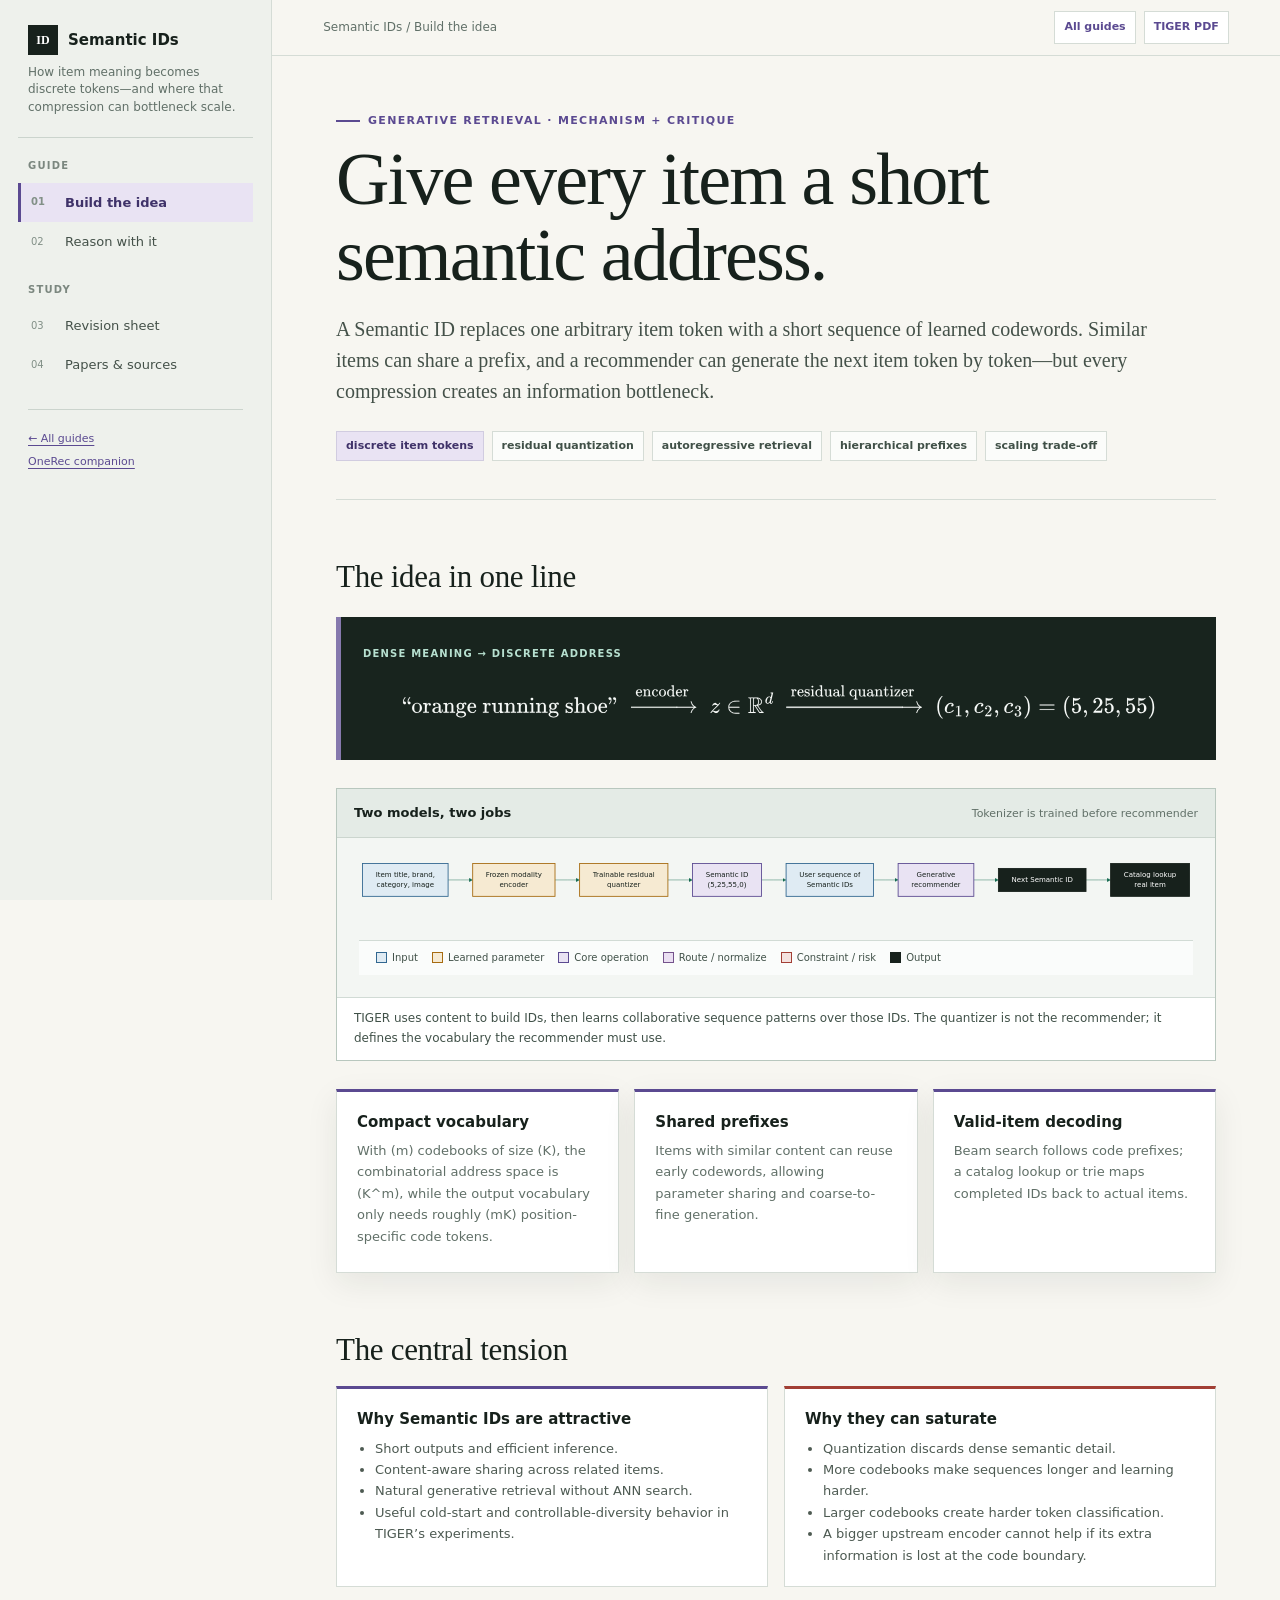
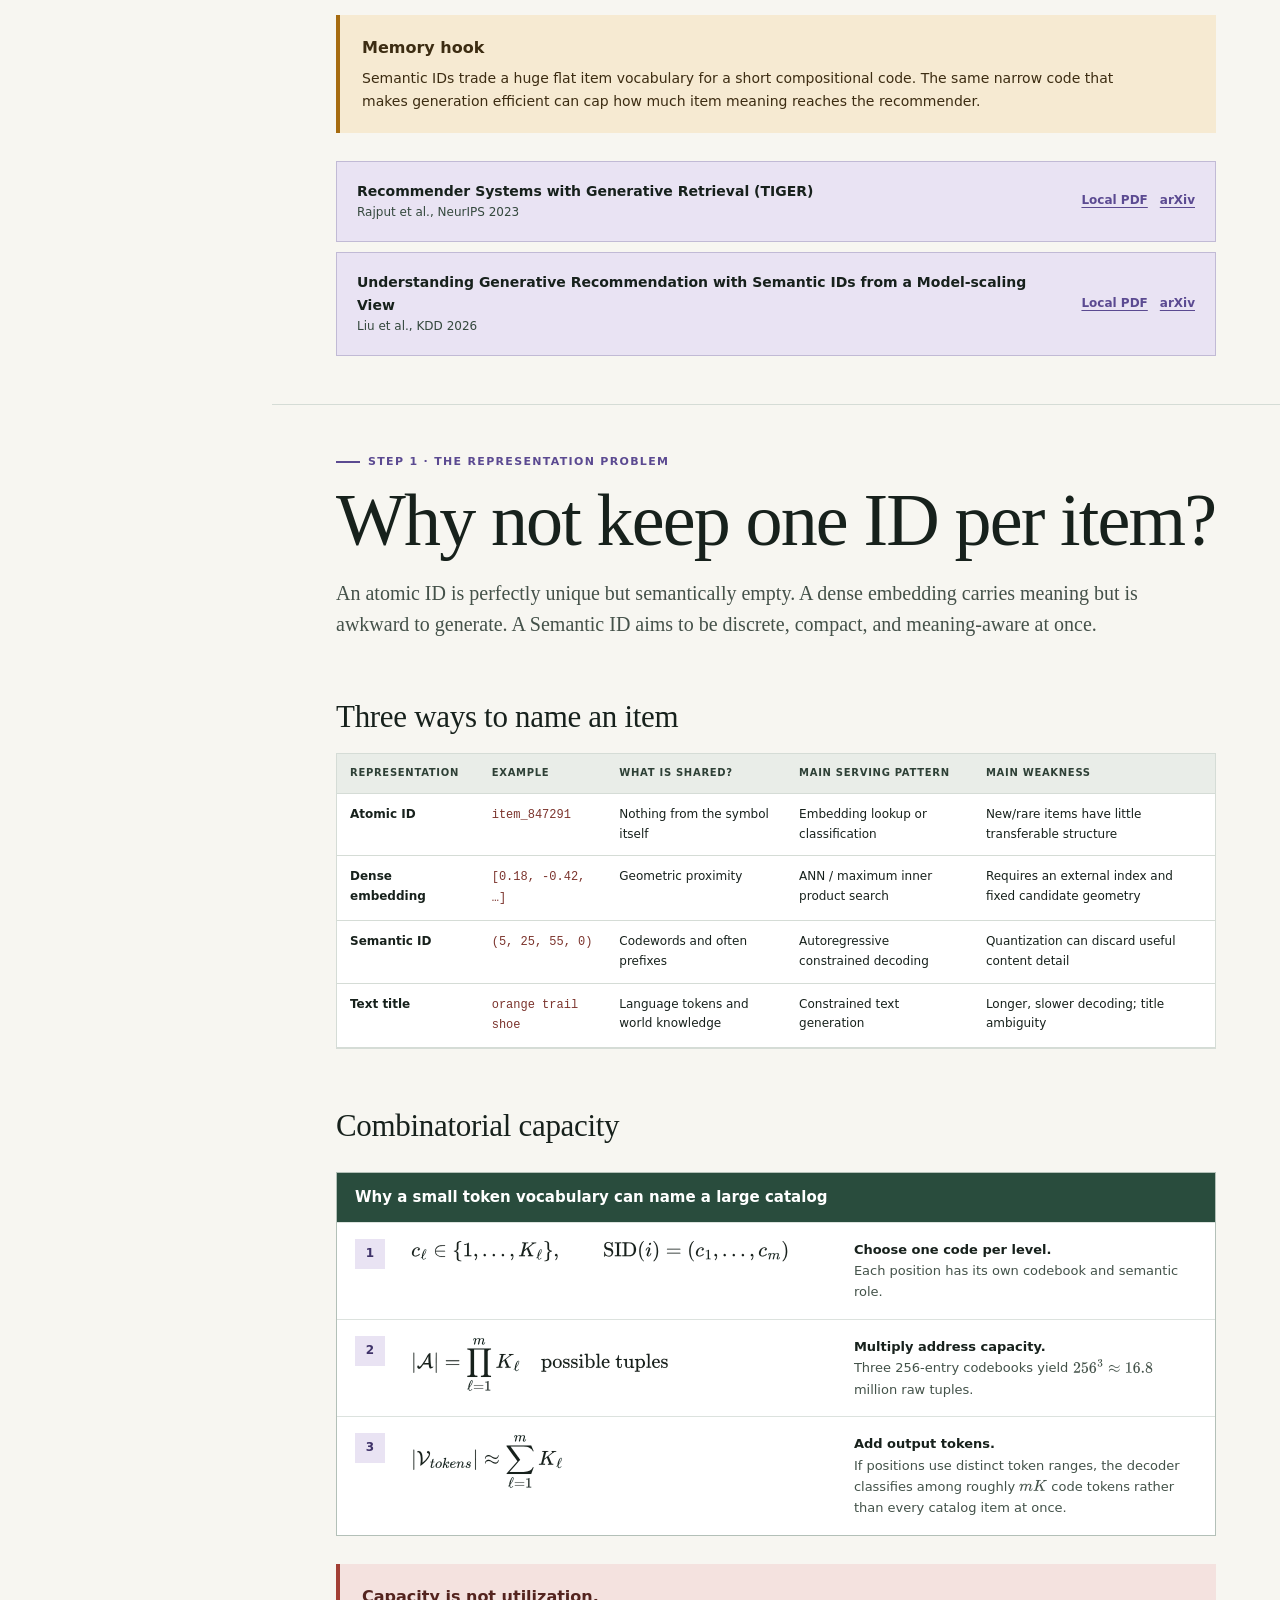
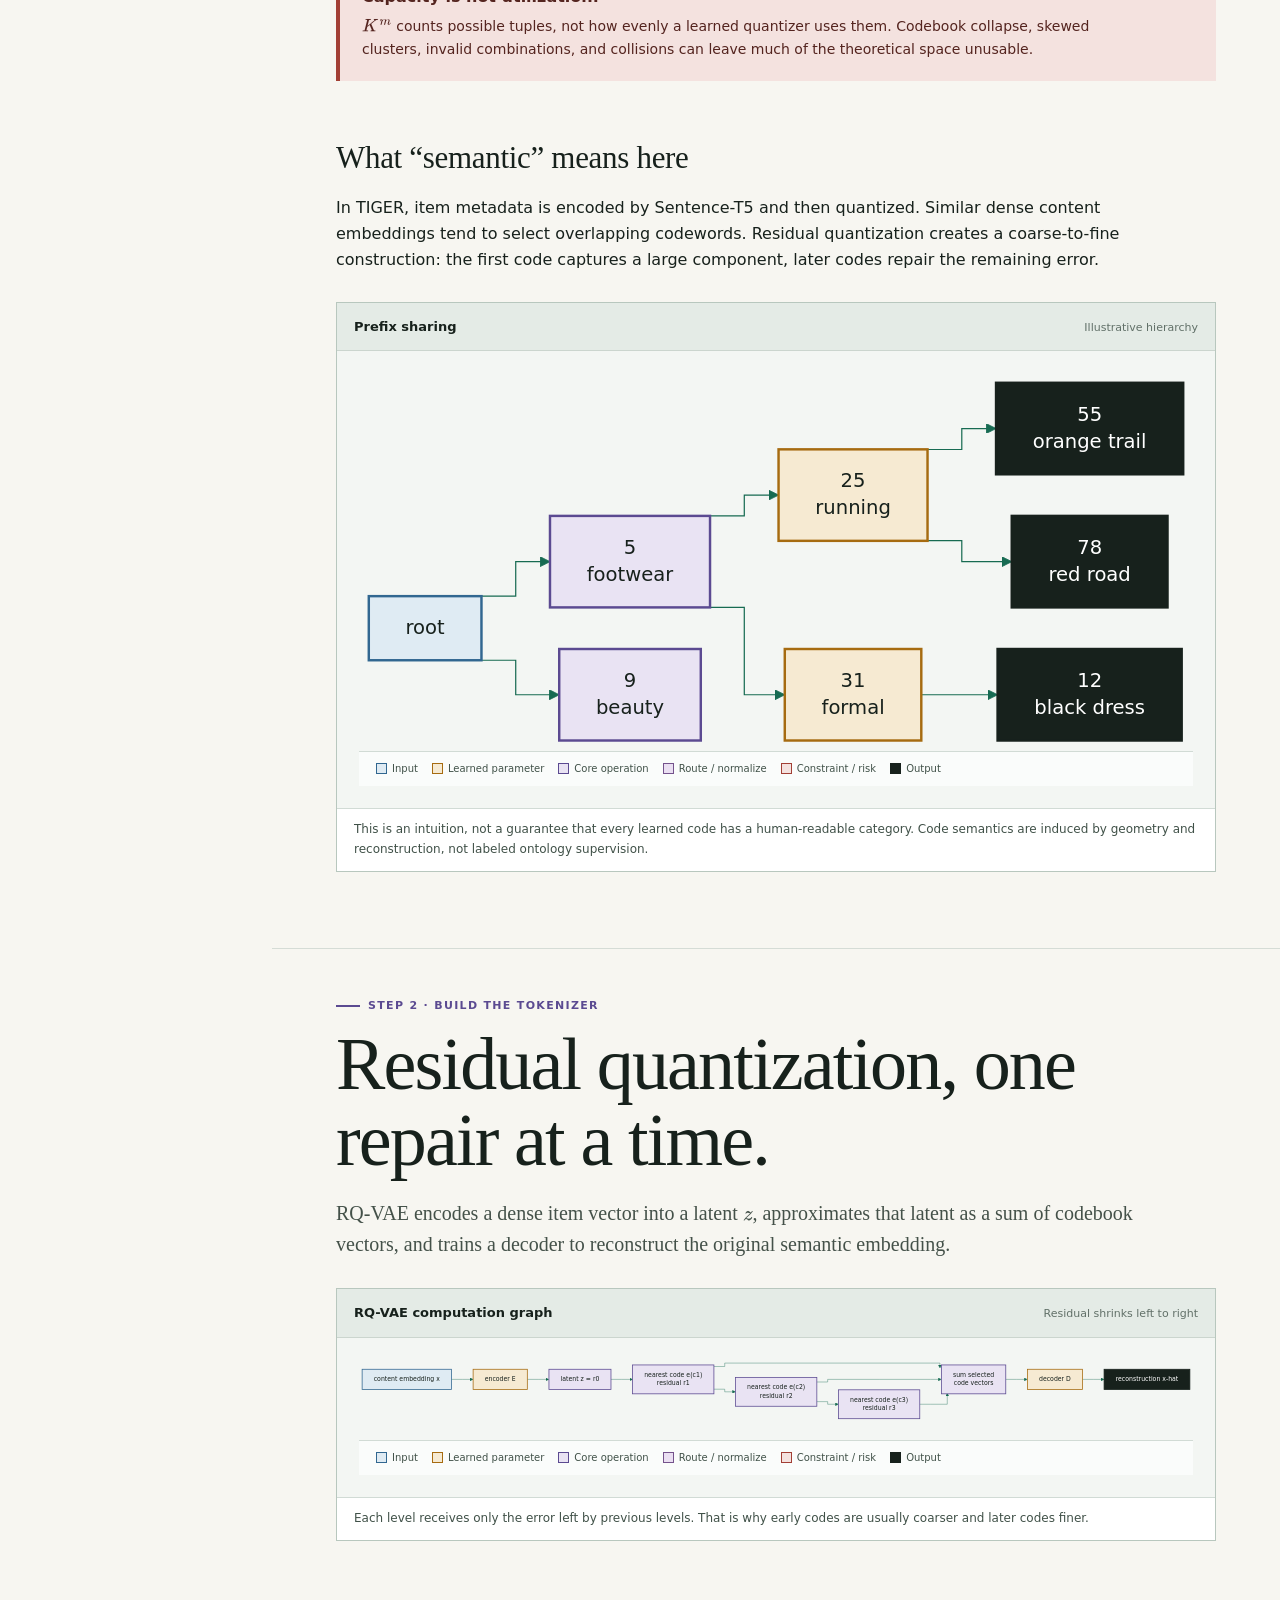
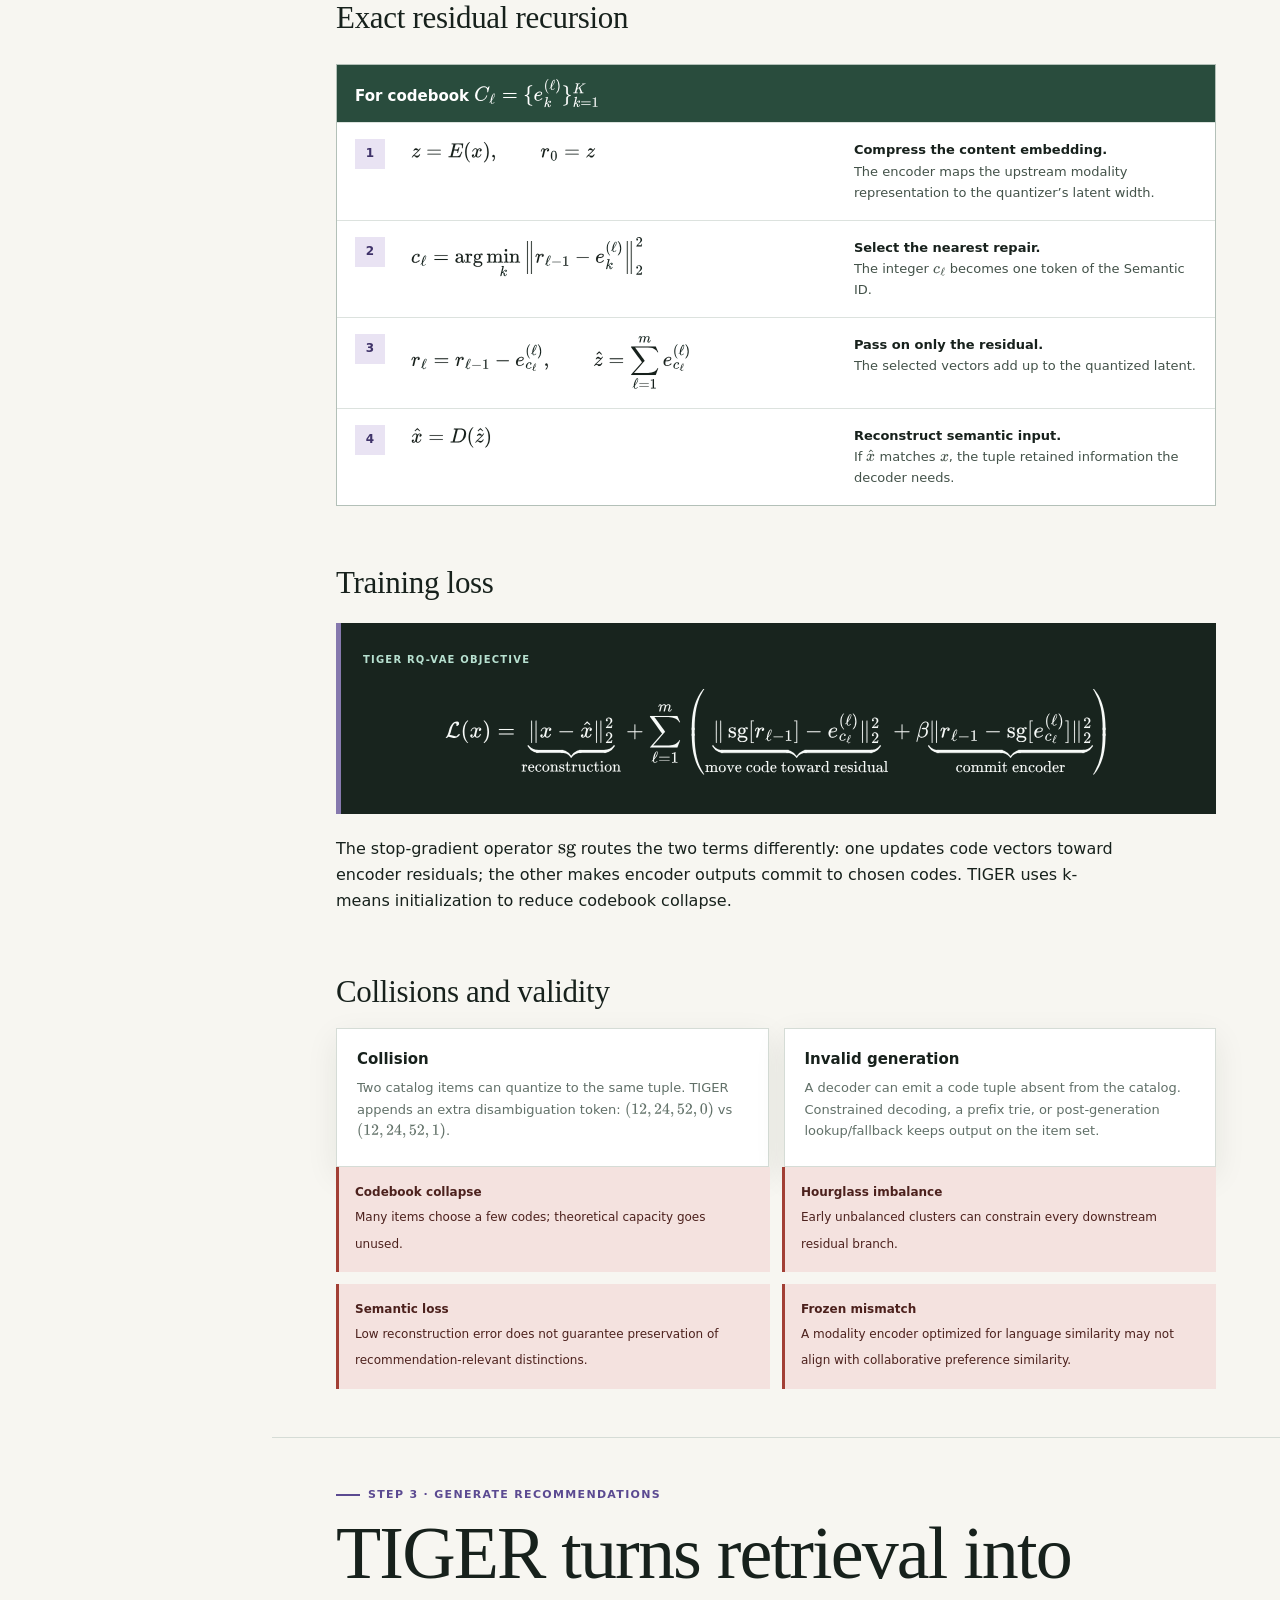
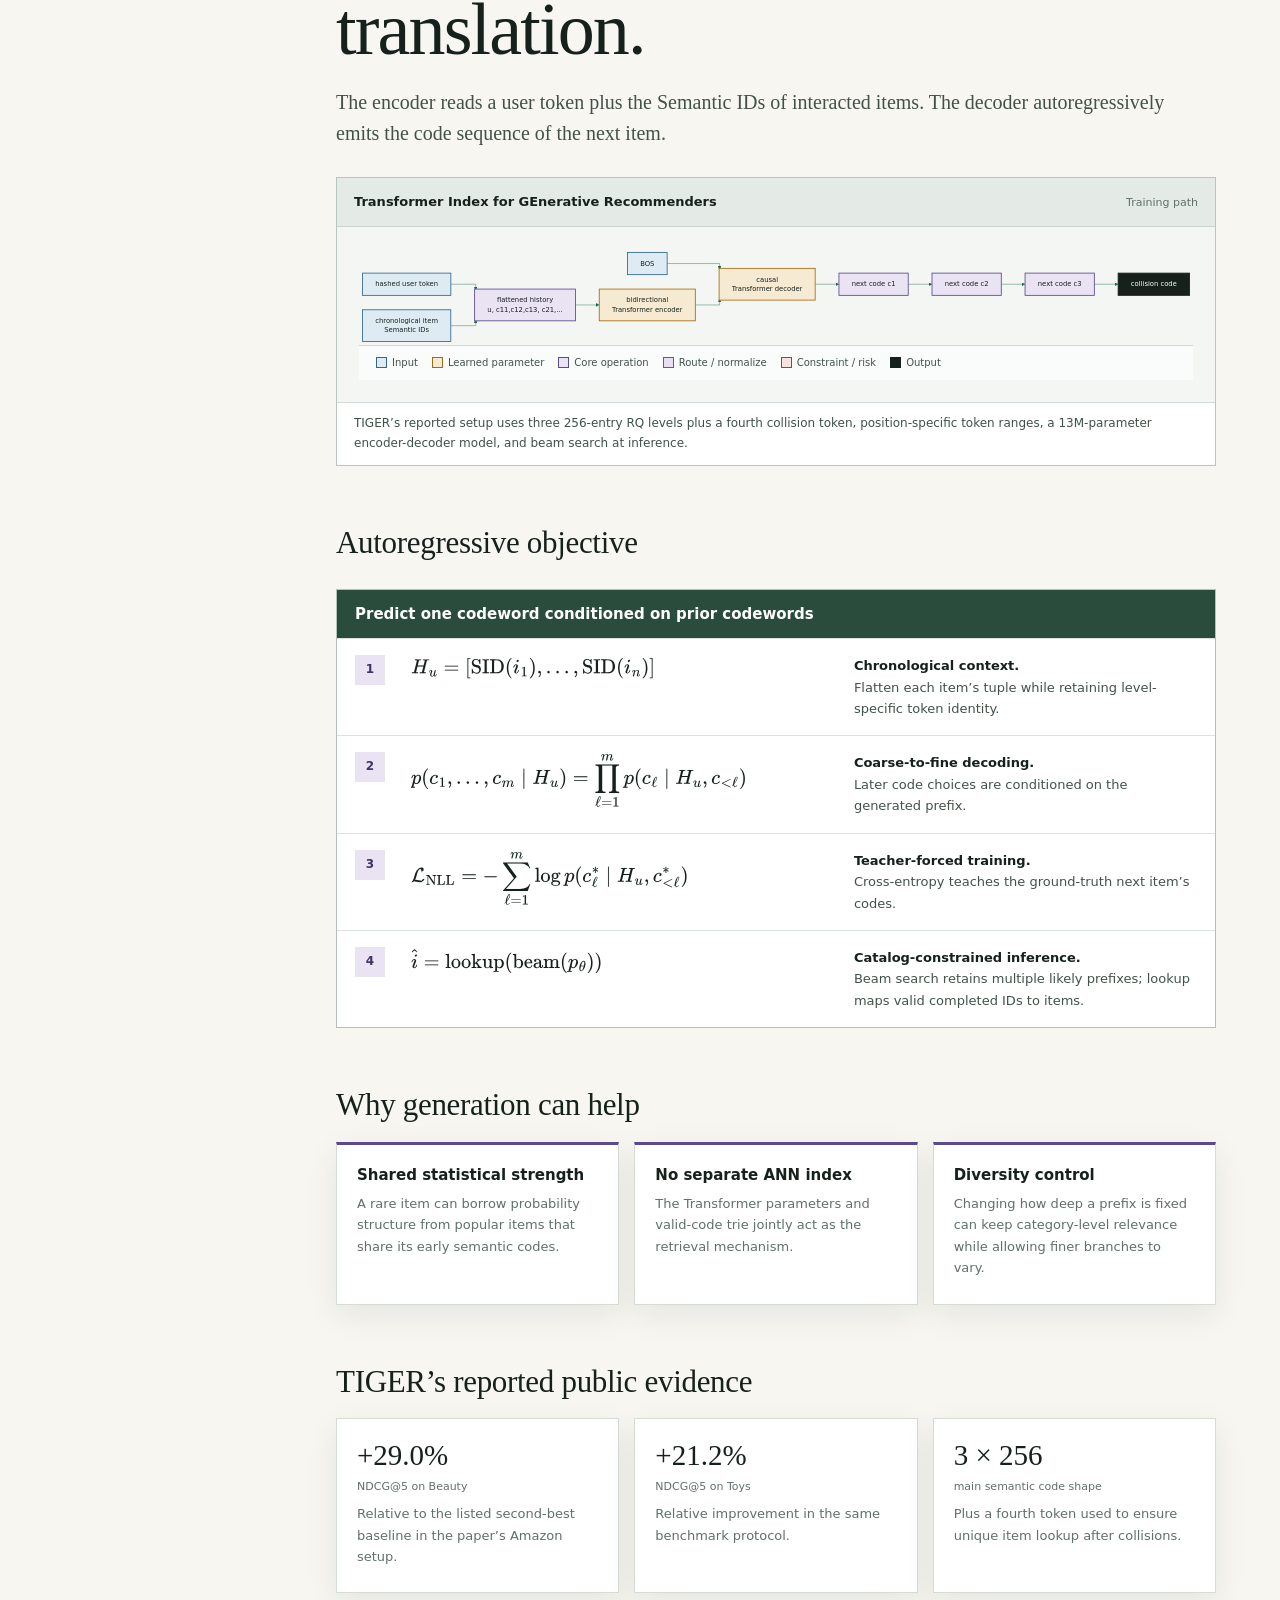
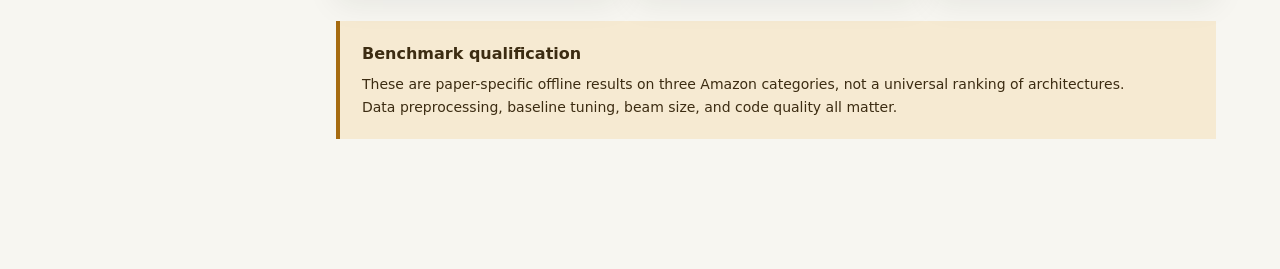
<file: ML - Semantic IDs/index.html>
<!doctype html>
<html lang="en">
<head>
  <meta charset="utf-8">
  <meta name="viewport" content="width=device-width,initial-scale=1">
  <meta name="description" content="A from-scratch visual and mathematical guide to Semantic IDs, RQ-VAE, TIGER, and their scaling limits.">
  <title>Semantic IDs · Visual Field Guide</title>
  <script>
    window.MathJax = { tex: { inlineMath: [['\\(', '\\)']], displayMath: [['\\[', '\\]']] }, svg: { fontCache: 'global' }, startup: { typeset: false } };
  </script>
  <link rel="stylesheet" href="../assets/guide.css">
</head>
<body data-guide-title="Semantic IDs" style="--accent:#5b4a91;--accent-dark:#3f3269;--accent-soft:#e9e3f3">
<div class="shell">
  <aside class="sidebar">
    <div class="brand">
      <div class="brand-mark"><span class="brand-icon">ID</span><span>Semantic IDs</span></div>
      <p>How item meaning becomes discrete tokens—and where that compression can bottleneck scale.</p>
    </div>
    <div class="nav-label">Guide</div>
    <button class="tab-btn active" data-tab="build" data-panels="overview,why,rqvae,tiger"><span class="num">01</span>Build the idea</button>
    <button class="tab-btn" data-tab="reason" data-panels="worked,scaling,alternatives"><span class="num">02</span>Reason with it</button>
    <div class="nav-label">Study</div>
    <button class="tab-btn" data-tab="revision"><span class="num">03</span>Revision sheet</button>
    <button class="tab-btn" data-tab="references"><span class="num">04</span>Papers &amp; sources</button>
    <div class="side-foot"><a href="../">← All guides</a><a href="../ML%20-%20OneRec/">OneRec companion</a></div>
  </aside>

  <main class="content">
    <header class="topbar">
      <select class="mobile-nav" aria-label="Choose section"></select>
      <span class="crumb" id="crumb">Semantic IDs / Build the idea</span>
      <div class="top-actions"><a class="top-link" href="../">All guides</a><a class="top-link" href="papers/Generative-Retrieval.pdf">TIGER PDF</a></div>
    </header>

    <section class="tab active" id="overview"><div class="page">
      <div class="eyebrow">Generative retrieval · mechanism + critique</div>
      <h1>Give every item a short semantic address.</h1>
      <p class="lede">A Semantic ID replaces one arbitrary item token with a short sequence of learned codewords. Similar items can share a prefix, and a recommender can generate the next item token by token—but every compression creates an information bottleneck.</p>
      <div class="meta-row"><span class="chip primary">discrete item tokens</span><span class="chip">residual quantization</span><span class="chip">autoregressive retrieval</span><span class="chip">hierarchical prefixes</span><span class="chip">scaling trade-off</span></div>
      <div class="hero-rule"></div>

      <h2>The idea in one line</h2>
      <div class="math"><span class="label">Dense meaning → discrete address</span>\[\text{“orange running shoe”}\ \xrightarrow{\text{encoder}}\ z\in\mathbb{R}^d\ \xrightarrow{\text{residual quantizer}}\ (c_1,c_2,c_3)=(5,25,55)\]</div>

      <figure class="diagram">
        <div class="diagram-head"><strong>Two models, two jobs</strong><span>Tokenizer is trained before recommender</span></div>
        <div class="diagram-body"><pre class="mermaid">
flowchart LR
  META["Item title, brand,<br/>category, image"] --> ENC["Frozen modality<br/>encoder"]
  ENC --> QT["Trainable residual<br/>quantizer"]
  QT --> SID["Semantic ID<br/>(5,25,55,0)"]
  SID --> HIST["User sequence of<br/>Semantic IDs"]
  HIST --> REC["Generative<br/>recommender"]
  REC --> NEXT["Next Semantic ID"]
  NEXT --> LOOK["Catalog lookup<br/>real item"]
  class META,HIST input; class ENC,QT param; class SID,REC op; class NEXT,LOOK output;
  classDef input fill:#dfebf3,stroke:#316790,stroke-width:2px;
  classDef param fill:#f6ead2,stroke:#a66b10,stroke-width:2px;
  classDef op fill:#e9e3f3,stroke:#5b4a91,stroke-width:2px;
  classDef output fill:#17211c,color:#fff,stroke:#17211c,stroke-width:2px;
        </pre></div>
        <figcaption>TIGER uses content to build IDs, then learns collaborative sequence patterns over those IDs. The quantizer is not the recommender; it defines the vocabulary the recommender must use.</figcaption>
      </figure>

      <div class="grid3">
        <div class="concept"><h3>Compact vocabulary</h3><p>With (m) codebooks of size (K), the combinatorial address space is (K^m), while the output vocabulary only needs roughly (mK) position-specific code tokens.</p></div>
        <div class="concept"><h3>Shared prefixes</h3><p>Items with similar content can reuse early codewords, allowing parameter sharing and coarse-to-fine generation.</p></div>
        <div class="concept"><h3>Valid-item decoding</h3><p>Beam search follows code prefixes; a catalog lookup or trie maps completed IDs back to actual items.</p></div>
      </div>

      <h2>The central tension</h2>
      <div class="procon">
        <div class="pros"><h3>Why Semantic IDs are attractive</h3><ul><li>Short outputs and efficient inference.</li><li>Content-aware sharing across related items.</li><li>Natural generative retrieval without ANN search.</li><li>Useful cold-start and controllable-diversity behavior in TIGER’s experiments.</li></ul></div>
        <div class="cons"><h3>Why they can saturate</h3><ul><li>Quantization discards dense semantic detail.</li><li>More codebooks make sequences longer and learning harder.</li><li>Larger codebooks create harder token classification.</li><li>A bigger upstream encoder cannot help if its extra information is lost at the code boundary.</li></ul></div>
      </div>

      <div class="callout"><strong>Memory hook</strong><p>Semantic IDs trade a huge flat item vocabulary for a short compositional code. The same narrow code that makes generation efficient can cap how much item meaning reaches the recommender.</p></div>

      <div class="paper-stack">
        <div class="paper"><div><strong>Recommender Systems with Generative Retrieval (TIGER)</strong>Rajput et al., NeurIPS 2023</div><div class="paper-links"><a href="papers/Generative-Retrieval.pdf">Local PDF</a><a href="https://arxiv.org/abs/2305.05065">arXiv</a></div></div>
        <div class="paper"><div><strong>Understanding Generative Recommendation with Semantic IDs from a Model-scaling View</strong>Liu et al., KDD 2026</div><div class="paper-links"><a href="papers/Semantic-IDs-Scaling.pdf">Local PDF</a><a href="https://arxiv.org/abs/2509.25522">arXiv</a></div></div>
      </div>
    </div></section>

    <section class="tab" id="why"><div class="page">
      <div class="eyebrow">Step 1 · The representation problem</div>
      <h1>Why not keep one ID per item?</h1>
      <p class="lede">An atomic ID is perfectly unique but semantically empty. A dense embedding carries meaning but is awkward to generate. A Semantic ID aims to be discrete, compact, and meaning-aware at once.</p>

      <h2>Three ways to name an item</h2>
      <div class="table-wrap"><table><thead><tr><th>Representation</th><th>Example</th><th>What is shared?</th><th>Main serving pattern</th><th>Main weakness</th></tr></thead><tbody>
        <tr><td>Atomic ID</td><td><code>item_847291</code></td><td>Nothing from the symbol itself</td><td>Embedding lookup or classification</td><td>New/rare items have little transferable structure</td></tr>
        <tr><td>Dense embedding</td><td><code>[0.18, -0.42, …]</code></td><td>Geometric proximity</td><td>ANN / maximum inner product search</td><td>Requires an external index and fixed candidate geometry</td></tr>
        <tr><td>Semantic ID</td><td><code>(5, 25, 55, 0)</code></td><td>Codewords and often prefixes</td><td>Autoregressive constrained decoding</td><td>Quantization can discard useful content detail</td></tr>
        <tr><td>Text title</td><td><code>orange trail shoe</code></td><td>Language tokens and world knowledge</td><td>Constrained text generation</td><td>Longer, slower decoding; title ambiguity</td></tr>
      </tbody></table></div>

      <h2>Combinatorial capacity</h2>
      <div class="derivation">
        <h3>Why a small token vocabulary can name a large catalog</h3>
        <div class="derivation-step"><div class="step-no">1</div><div class="step-formula">\[c_\ell\in\{1,\ldots,K_\ell\},\qquad \operatorname{SID}(i)=(c_1,\ldots,c_m)\]</div><div class="step-explain"><strong>Choose one code per level.</strong>Each position has its own codebook and semantic role.</div></div>
        <div class="derivation-step"><div class="step-no">2</div><div class="step-formula">\[|\mathcal A|=\prod_{\ell=1}^{m}K_\ell\quad\text{possible tuples}\]</div><div class="step-explain"><strong>Multiply address capacity.</strong>Three 256-entry codebooks yield \(256^3\approx16.8\) million raw tuples.</div></div>
        <div class="derivation-step"><div class="step-no">3</div><div class="step-formula">\[|\mathcal V_{tokens}|\approx\sum_{\ell=1}^{m}K_\ell\]</div><div class="step-explain"><strong>Add output tokens.</strong>If positions use distinct token ranges, the decoder classifies among roughly \(mK\) code tokens rather than every catalog item at once.</div></div>
      </div>

      <div class="callout red"><strong>Capacity is not utilization.</strong><p>\(K^m\) counts possible tuples, not how evenly a learned quantizer uses them. Codebook collapse, skewed clusters, invalid combinations, and collisions can leave much of the theoretical space unusable.</p></div>

      <h2>What “semantic” means here</h2>
      <p>In TIGER, item metadata is encoded by Sentence-T5 and then quantized. Similar dense content embeddings tend to select overlapping codewords. Residual quantization creates a coarse-to-fine construction: the first code captures a large component, later codes repair the remaining error.</p>
      <div class="diagram">
        <div class="diagram-head"><strong>Prefix sharing</strong><span>Illustrative hierarchy</span></div>
        <div class="diagram-body"><pre class="mermaid">
flowchart LR
  R["root"] --> C5["5<br/>footwear"]
  R --> C9["9<br/>beauty"]
  C5 --> C25["25<br/>running"]
  C5 --> C31["31<br/>formal"]
  C25 --> C55["55<br/>orange trail"]
  C25 --> C78["78<br/>red road"]
  C31 --> C12["12<br/>black dress"]
  class R input; class C5,C9 op; class C25,C31 route; class C55,C78,C12 output;
  classDef input fill:#dfebf3,stroke:#316790,stroke-width:2px;
  classDef op fill:#e9e3f3,stroke:#5b4a91,stroke-width:2px;
  classDef route fill:#f6ead2,stroke:#a66b10,stroke-width:2px;
  classDef output fill:#17211c,color:#fff,stroke:#17211c,stroke-width:2px;
        </pre></div>
        <div class="diagram-caption">This is an intuition, not a guarantee that every learned code has a human-readable category. Code semantics are induced by geometry and reconstruction, not labeled ontology supervision.</div>
      </div>
    </div></section>

    <section class="tab" id="rqvae"><div class="page">
      <div class="eyebrow">Step 2 · Build the tokenizer</div>
      <h1>Residual quantization, one repair at a time.</h1>
      <p class="lede">RQ-VAE encodes a dense item vector into a latent \(z\), approximates that latent as a sum of codebook vectors, and trains a decoder to reconstruct the original semantic embedding.</p>

      <figure class="diagram">
        <div class="diagram-head"><strong>RQ-VAE computation graph</strong><span>Residual shrinks left to right</span></div>
        <div class="diagram-body"><pre class="mermaid">
flowchart LR
  X["content embedding x"] --> E["encoder E"] --> Z["latent z = r0"]
  Z --> Q1["nearest code e(c1)<br/>residual r1"]
  Q1 --> Q2["nearest code e(c2)<br/>residual r2"]
  Q2 --> Q3["nearest code e(c3)<br/>residual r3"]
  Q1 --> SUM["sum selected<br/>code vectors"]
  Q2 --> SUM
  Q3 --> SUM
  SUM --> D["decoder D"] --> XR["reconstruction x-hat"]
  class X input; class E,D param; class Z,Q1,Q2,Q3,SUM op; class XR output;
  classDef input fill:#dfebf3,stroke:#316790,stroke-width:2px;
  classDef param fill:#f6ead2,stroke:#a66b10,stroke-width:2px;
  classDef op fill:#e9e3f3,stroke:#5b4a91,stroke-width:2px;
  classDef output fill:#17211c,color:#fff,stroke:#17211c,stroke-width:2px;
        </pre></div>
        <figcaption>Each level receives only the error left by previous levels. That is why early codes are usually coarser and later codes finer.</figcaption>
      </figure>

      <h2>Exact residual recursion</h2>
      <div class="derivation">
        <h3>For codebook \(C_\ell=\{e_k^{(\ell)}\}_{k=1}^{K}\)</h3>
        <div class="derivation-step"><div class="step-no">1</div><div class="step-formula">\[z=E(x),\qquad r_0=z\]</div><div class="step-explain"><strong>Compress the content embedding.</strong>The encoder maps the upstream modality representation to the quantizer’s latent width.</div></div>
        <div class="derivation-step"><div class="step-no">2</div><div class="step-formula">\[c_\ell=\arg\min_k\left\|r_{\ell-1}-e_k^{(\ell)}\right\|_2^2\]</div><div class="step-explain"><strong>Select the nearest repair.</strong>The integer \(c_\ell\) becomes one token of the Semantic ID.</div></div>
        <div class="derivation-step"><div class="step-no">3</div><div class="step-formula">\[r_\ell=r_{\ell-1}-e_{c_\ell}^{(\ell)},\qquad \hat z=\sum_{\ell=1}^{m}e_{c_\ell}^{(\ell)}\]</div><div class="step-explain"><strong>Pass on only the residual.</strong>The selected vectors add up to the quantized latent.</div></div>
        <div class="derivation-step"><div class="step-no">4</div><div class="step-formula">\[\hat x=D(\hat z)\]</div><div class="step-explain"><strong>Reconstruct semantic input.</strong>If \(\hat x\) matches \(x\), the tuple retained information the decoder needs.</div></div>
      </div>

      <h2>Training loss</h2>
      <div class="math"><span class="label">TIGER RQ-VAE objective</span>\[\mathcal L(x)=\underbrace{\|x-\hat x\|_2^2}_{\text{reconstruction}}+\sum_{\ell=1}^{m}\left(\underbrace{\|\operatorname{sg}[r_{\ell-1}]-e_{c_\ell}^{(\ell)}\|_2^2}_{\text{move code toward residual}}+\beta\underbrace{\|r_{\ell-1}-\operatorname{sg}[e_{c_\ell}^{(\ell)}]\|_2^2}_{\text{commit encoder}}\right)\]</div>
      <p>The stop-gradient operator \(\operatorname{sg}\) routes the two terms differently: one updates code vectors toward encoder residuals; the other makes encoder outputs commit to chosen codes. TIGER uses k-means initialization to reduce codebook collapse.</p>

      <h2>Collisions and validity</h2>
      <div class="grid2">
        <div class="note"><h3>Collision</h3><p>Two catalog items can quantize to the same tuple. TIGER appends an extra disambiguation token: \((12,24,52,0)\) vs \((12,24,52,1)\).</p></div>
        <div class="note"><h3>Invalid generation</h3><p>A decoder can emit a code tuple absent from the catalog. Constrained decoding, a prefix trie, or post-generation lookup/fallback keeps output on the item set.</p></div>
      </div>

      <div class="caveats">
        <div class="caveat"><b>Codebook collapse</b><span>Many items choose a few codes; theoretical capacity goes unused.</span></div>
        <div class="caveat"><b>Hourglass imbalance</b><span>Early unbalanced clusters can constrain every downstream residual branch.</span></div>
        <div class="caveat"><b>Semantic loss</b><span>Low reconstruction error does not guarantee preservation of recommendation-relevant distinctions.</span></div>
        <div class="caveat"><b>Frozen mismatch</b><span>A modality encoder optimized for language similarity may not align with collaborative preference similarity.</span></div>
      </div>
    </div></section>

    <section class="tab" id="tiger"><div class="page">
      <div class="eyebrow">Step 3 · Generate recommendations</div>
      <h1>TIGER turns retrieval into translation.</h1>
      <p class="lede">The encoder reads a user token plus the Semantic IDs of interacted items. The decoder autoregressively emits the code sequence of the next item.</p>

      <figure class="diagram">
        <div class="diagram-head"><strong>Transformer Index for GEnerative Recommenders</strong><span>Training path</span></div>
        <div class="diagram-body"><pre class="mermaid">
flowchart LR
  U["hashed user token"] --> FLAT["flattened history<br/>u, c11,c12,c13, c21,..."]
  H["chronological item<br/>Semantic IDs"] --> FLAT
  FLAT --> EN["bidirectional<br/>Transformer encoder"]
  BOS["BOS"] --> DE["causal<br/>Transformer decoder"]
  EN --> DE
  DE --> C1["next code c1"] --> C2["next code c2"] --> C3["next code c3"] --> C4["collision code"]
  class U,H,BOS input; class EN,DE param; class FLAT,C1,C2,C3 op; class C4 output;
  classDef input fill:#dfebf3,stroke:#316790,stroke-width:2px;
  classDef param fill:#f6ead2,stroke:#a66b10,stroke-width:2px;
  classDef op fill:#e9e3f3,stroke:#5b4a91,stroke-width:2px;
  classDef output fill:#17211c,color:#fff,stroke:#17211c,stroke-width:2px;
        </pre></div>
        <figcaption>TIGER’s reported setup uses three 256-entry RQ levels plus a fourth collision token, position-specific token ranges, a 13M-parameter encoder-decoder model, and beam search at inference.</figcaption>
      </figure>

      <h2>Autoregressive objective</h2>
      <div class="derivation">
        <h3>Predict one codeword conditioned on prior codewords</h3>
        <div class="derivation-step"><div class="step-no">1</div><div class="step-formula">\[H_u=[\operatorname{SID}(i_1),\ldots,\operatorname{SID}(i_n)]\]</div><div class="step-explain"><strong>Chronological context.</strong>Flatten each item’s tuple while retaining level-specific token identity.</div></div>
        <div class="derivation-step"><div class="step-no">2</div><div class="step-formula">\[p(c_1,\ldots,c_m\mid H_u)=\prod_{\ell=1}^{m}p(c_\ell\mid H_u,c_{\lt\ell})\]</div><div class="step-explain"><strong>Coarse-to-fine decoding.</strong>Later code choices are conditioned on the generated prefix.</div></div>
        <div class="derivation-step"><div class="step-no">3</div><div class="step-formula">\[\mathcal L_{\text{NLL}}=-\sum_{\ell=1}^{m}\log p(c_\ell^*\mid H_u,c_{\lt\ell}^*)\]</div><div class="step-explain"><strong>Teacher-forced training.</strong>Cross-entropy teaches the ground-truth next item’s codes.</div></div>
        <div class="derivation-step"><div class="step-no">4</div><div class="step-formula">\[\hat i=\operatorname{lookup}\!\left(\operatorname{beam}(p_\theta)\right)\]</div><div class="step-explain"><strong>Catalog-constrained inference.</strong>Beam search retains multiple likely prefixes; lookup maps valid completed IDs to items.</div></div>
      </div>

      <h2>Why generation can help</h2>
      <div class="grid3">
        <div class="concept"><h3>Shared statistical strength</h3><p>A rare item can borrow probability structure from popular items that share its early semantic codes.</p></div>
        <div class="concept"><h3>No separate ANN index</h3><p>The Transformer parameters and valid-code trie jointly act as the retrieval mechanism.</p></div>
        <div class="concept"><h3>Diversity control</h3><p>Changing how deep a prefix is fixed can keep category-level relevance while allowing finer branches to vary.</p></div>
      </div>

      <h2>TIGER’s reported public evidence</h2>
      <div class="grid3">
        <div class="metric"><b>+29.0%</b><small>NDCG@5 on Beauty</small><p>Relative to the listed second-best baseline in the paper’s Amazon setup.</p></div>
        <div class="metric"><b>+21.2%</b><small>NDCG@5 on Toys</small><p>Relative improvement in the same benchmark protocol.</p></div>
        <div class="metric"><b>3 × 256</b><small>main semantic code shape</small><p>Plus a fourth token used to ensure unique item lookup after collisions.</p></div>
      </div>
      <div class="callout"><strong>Benchmark qualification</strong><p>These are paper-specific offline results on three Amazon categories, not a universal ranking of architectures. Data preprocessing, baseline tuning, beam size, and code quality all matter.</p></div>
    </div></section>

    <section class="tab" id="worked"><div class="page">
      <div class="eyebrow">Concrete pass · A 2D toy latent</div>
      <h1>Quantize one item by hand.</h1>
      <p class="lede">We will approximate \(z=(4.2,1.3)\) with one vector from each of three codebooks. The values are designed for teaching, not learned from either paper.</p>

      <div class="interactive" data-choice-group>
        <div class="interactive-head"><strong>Residual repair sequence</strong><span>Select a level to see what the next code explains.</span></div>
        <div class="interactive-controls"><button class="choice-btn active" data-choice="l1">Level 1 · coarse</button><button class="choice-btn" data-choice="l2">Level 2 · refine</button><button class="choice-btn" data-choice="l3">Level 3 · finish</button></div>
        <div class="interactive-body">
          <div class="choice-panel active" data-choice-panel="l1"><div class="grid2"><div><h3>Input residual</h3><div class="math">\[r_0=(4.2,1.3)\]</div></div><div><h3>Nearest code</h3><div class="math">\[e_2^{(1)}=(4.0,0.0)\]</div></div></div><p>Code 2 captures the dominant x-direction. New residual: \(r_1=(0.2,1.3)\).</p></div>
          <div class="choice-panel" data-choice-panel="l2"><div class="grid2"><div><h3>Input residual</h3><div class="math">\[r_1=(0.2,1.3)\]</div></div><div><h3>Nearest code</h3><div class="math">\[e_1^{(2)}=(0.0,1.0)\]</div></div></div><p>Code 1 repairs most of the y-direction. New residual: \(r_2=(0.2,0.3)\).</p></div>
          <div class="choice-panel" data-choice-panel="l3"><div class="grid2"><div><h3>Input residual</h3><div class="math">\[r_2=(0.2,0.3)\]</div></div><div><h3>Nearest code</h3><div class="math">\[e_3^{(3)}=(0.25,0.25)\]</div></div></div><p>Code 3 handles fine detail. Final residual: \(r_3=(-0.05,0.05)\).</p></div>
        </div>
      </div>

      <h2>Verify the reconstruction</h2>
      <div class="derivation">
        <h3>Semantic ID \((2,1,3)\)</h3>
        <div class="derivation-step"><div class="step-no">1</div><div class="step-formula">\[\hat z=(4,0)+(0,1)+(0.25,0.25)=(4.25,1.25)\]</div><div class="step-explain"><strong>Add selected code vectors.</strong>The integer tuple is a compact address for this sum.</div></div>
        <div class="derivation-step"><div class="step-no">2</div><div class="step-formula">\[z-\hat z=(-0.05,0.05),\qquad \|z-\hat z\|_2^2=0.005\]</div><div class="step-explain"><strong>Measure quantization error.</strong>The decoder still has to map \(\hat z\) back toward the original content embedding \(x\).</div></div>
        <div class="derivation-step"><div class="step-no">3</div><div class="step-formula">\[\operatorname{SID}(i)=(2,1,3,0)\]</div><div class="step-explain"><strong>Ensure uniqueness.</strong>If another item also gets \((2,1,3)\), assign it suffix 1, then 2, and so on.</div></div>
      </div>

      <h2>Now generate it</h2>
      <div class="token-stream" style="overflow-x:auto">
        <span class="token item">user history</span><span class="arrow">→</span><span class="token code">2<br><small>coarse</small></span><span class="arrow">→</span><span class="token code">1<br><small>refine</small></span><span class="arrow">→</span><span class="token code">3<br><small>fine</small></span><span class="arrow">→</span><span class="token target">0<br><small>item</small></span>
      </div>
      <p>The decoder never emits \((4.25,1.25)\). It emits token indices \((2,1,3,0)\). The catalog lookup recovers the item whose precomputed ID matches that tuple.</p>

      <div class="quiz"><h3>Reasoning check</h3><p>If you double the number of codebooks, do you automatically preserve twice as much useful semantics?</p><button data-answer="sid-worked-q">Reveal answer</button><div class="answer" id="sid-worked-q">No. More codebooks increase representational capacity and sequence length, but they also make autoregressive learning harder. The 2026 scaling study found that increasing codebook count beyond its 3×256 setup generally failed to improve—and often reduced—recommendation performance.</div></div>
    </div></section>

    <section class="tab" id="scaling"><div class="page">
      <div class="eyebrow">2026 audit · Where scale stops helping</div>
      <h1>The narrow code can become the ceiling.</h1>
      <p class="lede">Liu et al. separately scale the modality encoder, quantizer, and recommender. Their fixed-data experiments ask a sharp question: which component can convert more parameters into better recall?</p>

      <figure class="diagram">
        <div class="diagram-head"><strong>The suspected information bottleneck</strong><span>Scaling before a lossy boundary may not transfer</span></div>
        <div class="diagram-body"><pre class="mermaid">
flowchart LR
  LLM["Larger modality encoder<br/>77M to 11B"] --> DENSE["richer dense<br/>item embedding"]
  DENSE --> BOT["fixed discrete SID<br/>quantization boundary"]
  BOT --> RS["larger recommender<br/>0.3M to 3.1B"]
  RS --> P["next-item prediction"]
  LOST["semantic detail<br/>discarded here"] -.-> BOT
  class LLM,RS param; class DENSE input; class BOT risk; class LOST risk; class P output;
  classDef input fill:#dfebf3,stroke:#316790,stroke-width:2px;
  classDef param fill:#f6ead2,stroke:#a66b10,stroke-width:2px;
  classDef risk fill:#f4e2df,stroke:#a23f35,stroke-width:2px;
  classDef output fill:#17211c,color:#fff,stroke:#17211c,stroke-width:2px;
        </pre></div>
        <figcaption>If the code does not preserve an extra semantic distinction, neither a larger upstream encoder nor a larger downstream recommender can recover it from the tuple alone.</figcaption>
      </figure>

      <h2>Component-by-component findings</h2>
      <div class="table-wrap"><table><thead><tr><th>Component scaled</th><th>Range studied</th><th>Reported behavior</th><th>Interpretation in this setup</th></tr></thead><tbody>
        <tr><td>Transformer recommender \(N_{RS}\)</td><td>0.3M → 3.1B</td><td>Improves at small scale; quickly saturates beyond about 13M</td><td>More downstream capacity cannot recover information absent from the SID.</td></tr>
        <tr><td>Decoder-only LLM recommender</td><td>0.6B → 14B</td><td>Marginal gains; inferior to the smaller Transformer RS</td><td>Changing backbone alone does not remove the discrete input/output bottleneck.</td></tr>
        <tr><td>Frozen modality encoder \(N_{LLM}\)</td><td>Flan-T5 77M → 11B</td><td>Little to no recommendation gain</td><td>Extra encoder knowledge is not effectively transferred through the fixed SID path.</td></tr>
        <tr><td>Codebook count</td><td>2 → 16 at size 256</td><td>Best around 3; further growth often degrades</td><td>Longer IDs increase autoregressive difficulty.</td></tr>
        <tr><td>Codebook size</td><td>32 → 1024 with 3 levels</td><td>Best around 256; larger sizes do not unlock scaling</td><td>Finer classification and sparse code usage offset theoretical capacity.</td></tr>
      </tbody></table></div>

      <h2>Diagnostic ablation</h2>
      <div class="formula-grid">
        <div class="formula-card"><b>Add collaborative embedding</b>\[e_i^{RS}\leftarrow e_i^{RS}+g(e_i^{CF})\]<p>Little gain: the SID-based recommender already captured much of the interaction signal in this experiment.</p></div>
        <div class="formula-card"><b>Add dense LLM embedding</b>\[e_i^{RS}\leftarrow e_i^{RS}+g(e_i^{LLM})\]<p>Substantial gain: bypassing the discrete code restored item-semantic information.</p></div>
      </div>
      <div class="callout"><strong>The strongest evidence is the bypass.</strong><p>When direct LLM embeddings improve the same recommender but larger encoders filtered through SIDs do not, the authors infer that the SID path—not simply insufficient downstream capacity—is the semantic bottleneck.</p></div>

      <h2>Scope of the conclusion</h2>
      <div class="caveats">
        <div class="caveat"><b>Fixed data budget</b><span>The scaling curves hold training data constant; joint data-model scaling may behave differently.</span></div>
        <div class="caveat"><b>Specific instantiation</b><span>Results use residual quantization over text encodings and selected RS backbones, not every possible discrete tokenizer.</span></div>
        <div class="caveat"><b>Academic datasets</b><span>Amazon Beauty, Sports, and Toys are far smaller and cleaner than many industrial catalogs.</span></div>
        <div class="caveat"><b>Text-only content</b><span>The study does not establish the same curves for image, audio, or jointly multimodal item tokenizers.</span></div>
      </div>
    </div></section>

    <section class="tab" id="alternatives"><div class="page">
      <div class="eyebrow">Design decision · Compression or open vocabulary</div>
      <h1>Semantic IDs win efficiency; text wins scaling in the tested regime.</h1>
      <p class="lede">The 2026 paper compares SID-based generation with an LLM that reads and emits item titles directly. Neither dominates every operating point.</p>

      <figure class="diagram">
        <div class="diagram-head"><strong>Two generative retrieval paths</strong><span>Same goal, different bottleneck</span></div>
        <div class="diagram-body"><pre class="mermaid">
flowchart TB
  H["user item history"] --> S1["short SID sequence"] --> T1["small Transformer"] --> O1["4 code tokens"]
  H --> S2["full item titles"] --> T2["frozen LLM + LoRA"] --> O2["constrained title tokens"]
  O1 --> C["catalog item"]
  O2 --> C
  class H input; class S1,S2 op; class T1,T2 param; class O1,O2 route; class C output;
  classDef input fill:#dfebf3,stroke:#316790,stroke-width:2px;
  classDef param fill:#f6ead2,stroke:#a66b10,stroke-width:2px;
  classDef op fill:#e9e3f3,stroke:#5b4a91,stroke-width:2px;
  classDef route fill:#eadff2,stroke:#74528c,stroke-width:2px;
  classDef output fill:#17211c,color:#fff,stroke:#17211c,stroke-width:2px;
        </pre></div>
        <figcaption>The text model uses a trie during constrained beam search so it emits only catalog titles. This preserves open-world language representations but requires more decoding work.</figcaption>
      </figure>

      <h2>Decision table</h2>
      <div class="table-wrap"><table><thead><tr><th>Axis</th><th>SID-based GR</th><th>Text-based GR / LLM-as-RS</th></tr></thead><tbody>
        <tr><td>Item output length</td><td>Usually a few code tokens</td><td>Full title, often many subword tokens</td></tr>
        <tr><td>Inference cost</td><td>Substantially lower in the paper’s comparison</td><td>Higher autoregressive latency and memory</td></tr>
        <tr><td>Semantic channel</td><td>Quantized finite code</td><td>Direct language tokens and pretrained knowledge</td></tr>
        <tr><td>Scaling in tested range</td><td>Quick saturation</td><td>Consistent gains from 0.6B to 14B with no observed saturation</td></tr>
        <tr><td>Best regime in study</td><td>Limited compute / latency budget</td><td>Performance priority with sufficient resources</td></tr>
        <tr><td>Cold-start Recall@10</td><td>Lower on all three datasets</td><td>Higher on Beauty, Sports, and Toys</td></tr>
      </tbody></table></div>

      <h2>Reported text-model findings</h2>
      <div class="grid3">
        <div class="metric"><b>up to 20%</b><small>performance improvement</small><p>Text-based GR over the best observed SID-based result through scaling in the paper’s experiments.</p></div>
        <div class="metric"><b>0.6B → 14B</b><small>Qwen3 backbone range</small><p>Frozen LLM size and trainable LoRA size both showed fitted scaling behavior.</p></div>
        <div class="metric"><b>4 IDs</b><small>SID output length</small><p>The main reason SID inference remains far cheaper than generating complete titles.</p></div>
      </div>

      <h2>A more useful conclusion than “SIDs are dead”</h2>
      <div class="callout blue"><strong>Choose the information budget deliberately.</strong><p>SIDs remain compelling when catalog scale and latency demand compact outputs. The research challenge is to increase retained task-relevant semantics without losing their systems advantage—through better tokenizers, hybrid dense features, multimodal codes, or adaptive code capacity.</p></div>
      <div class="grid2">
        <div class="note"><h3>Hybrid path</h3><p>Keep SIDs for decoding efficiency, then inject dense semantic features into the recommender or reranker where the budget allows.</p></div>
        <div class="note"><h3>Tokenizer redesign path</h3><p>Optimize codes for both content reconstruction and collaborative recommendation, not only frozen-encoder geometry.</p></div>
      </div>
    </div></section>

    <section class="tab" id="revision"><div class="page">
      <div class="eyebrow">Rapid recall</div>
      <h1>Semantic IDs in ten lines.</h1>
      <p class="lede">Reconstruct the pipeline from item metadata to catalog lookup, then explain exactly where information can be lost.</p>

      <div class="table-wrap"><table><thead><tr><th>Concept</th><th>Memory hook</th><th>Precise detail</th></tr></thead><tbody>
        <tr><td>Atomic ID problem</td><td>Unique but meaningless</td><td>No compositional sharing for related or unseen items.</td></tr>
        <tr><td>Semantic ID</td><td>Short semantic address</td><td>A tuple with one discrete code per codebook level.</td></tr>
        <tr><td>Capacity</td><td>Multiply tuples, add tokens</td><td>\(\prod K_\ell\) possible addresses; roughly \(\sum K_\ell\) output symbols.</td></tr>
        <tr><td>RQ-VAE</td><td>Repair the residual</td><td>Each code approximates what earlier levels left unexplained.</td></tr>
        <tr><td>Quantized latent</td><td>Add selected vectors</td><td>\(\hat z=\sum_\ell e_{c_\ell}^{(\ell)}\).</td></tr>
        <tr><td>Training</td><td>Reconstruct + commit</td><td>Reconstruction, codebook, and encoder commitment losses with stop-gradient routing.</td></tr>
        <tr><td>TIGER</td><td>Translate history into next ID</td><td>Encoder-decoder Transformer generates next-item codes autoregressively.</td></tr>
        <tr><td>Collision</td><td>Append identity suffix</td><td>Shared semantic tuple gets an extra unique token for catalog lookup.</td></tr>
        <tr><td>Scaling limit</td><td>The code is the neck</td><td>More upstream/downstream parameters cannot use semantic detail discarded by quantization.</td></tr>
        <tr><td>Text alternative</td><td>More meaning, more latency</td><td>Direct title generation scaled better but decoded many more tokens.</td></tr>
      </tbody></table></div>

      <h2>Interview drill</h2>
      <div class="grid2">
        <div class="note"><h3>RQ-VAE vs product quantization?</h3><p>RQ-VAE repeatedly quantizes the residual in the same latent space, giving an additive coarse-to-fine approximation; product quantization partitions dimensions into independent subspaces.</p></div>
        <div class="note"><h3>Why not use one giant codebook?</h3><p>Parameter/search cost and sparse usage grow; multiple smaller codebooks provide combinatorial capacity and an autoregressive prefix structure.</p></div>
        <div class="note"><h3>What causes invalid IDs?</h3><p>The product space contains tuples no catalog item uses. Constrained decoding or a trie blocks invalid prefixes; fallback lookup can handle the rest.</p></div>
        <div class="note"><h3>Why can cold start improve?</h3><p>A new item can receive codes shared with semantically related trained items, transferring probability structure before much interaction data accrues.</p></div>
        <div class="note"><h3>Why did encoder scaling fail?</h3><p>In the 2026 setup, richer dense embeddings were compressed into SIDs that did not preserve the extra useful semantics; direct embedding injection restored gains.</p></div>
        <div class="note"><h3>Are text models always better?</h3><p>No. They scaled better in the reported regime but had much higher inference cost. SIDs remained favorable under tight budgets.</p></div>
      </div>

      <div class="quiz"><h3>Self-test</h3><p>1. Derive residual quantization.<br>2. Explain \(K^m\) versus \(mK\).<br>3. Describe TIGER training and inference.<br>4. Name two SID failure modes.<br>5. Explain the 2026 bottleneck ablation.</p><button data-answer="sid-final">Reveal compact answers</button><div class="answer" id="sid-final">1. Choose the nearest code to \(r_{\ell-1}\), subtract it, repeat, and sum selected code vectors. 2. Tuples multiply but token inventories add. 3. Encode flattened history, teacher-force next ID codes, then constrained beam search and lookup. 4. Any two of collapse, collisions, invalid tuples, semantic loss, imbalance, longer-code difficulty. 5. Direct LLM embeddings improved the RS while larger encoders routed through the SID did not, isolating the discrete path as the likely semantic bottleneck.</div></div>
    </div></section>

    <section class="tab" id="references"><div class="page">
      <div class="eyebrow">Reading room</div>
      <h1>Read the proposal, then the stress test.</h1>
      <p class="lede">The two papers are most useful as a pair: TIGER explains why Semantic IDs are powerful; the scaling study reveals where their mainstream construction stops converting capacity into quality.</p>

      <div class="paper-stack">
        <div class="paper"><div><strong>Recommender Systems with Generative Retrieval</strong>Shashank Rajput et al. · NeurIPS 2023 · arXiv v3</div><div class="paper-links"><a href="papers/Generative-Retrieval.pdf">Local PDF</a><a href="https://arxiv.org/abs/2305.05065">arXiv</a></div></div>
        <div class="paper"><div><strong>Understanding Generative Recommendation with Semantic IDs from a Model-scaling View</strong>Jingzhe Liu et al. · KDD 2026 · arXiv v3, June 2026</div><div class="paper-links"><a href="papers/Semantic-IDs-Scaling.pdf">Local PDF</a><a href="https://arxiv.org/abs/2509.25522">arXiv</a></div></div>
      </div>

      <h2>Suggested reading path</h2>
      <div class="timeline">
        <div class="event"><b>1 · TIGER §3.1</b><strong>Semantic ID generation</strong><p>Follow Figure 3 and derive the residual, code selection, quantized sum, and stop-gradient loss.</p></div>
        <div class="event"><b>2 · TIGER §3.2–4.3</b><strong>Generative retrieval and capabilities</strong><p>Separate the tokenizer, recommender, beam search, cold-start analysis, and diversity mechanism.</p></div>
        <div class="event"><b>3 · Scaling paper §3</b><strong>Scale each module independently</strong><p>Track \(N_{RS}\), \(N_{LLM}\), and \(N_{QT}\); do not mix their effects.</p></div>
        <div class="event"><b>4 · Scaling paper §3.4–6</b><strong>Bypass and alternative</strong><p>Understand the direct-embedding ablation, Text-based GR scaling, compute trade-off, and cold-start test.</p></div>
      </div>

      <h2>Companion guides</h2>
      <div class="grid2">
        <div class="note"><h3>OneRec</h3><p>See how an industrial model uses balanced residual k-means IDs, session-wise generation, sparse MoE, and iterative preference alignment.</p><a href="../ML%20-%20OneRec/">Open OneRec</a></div>
        <div class="note"><h3>HSTU</h3><p>Contrast Semantic-ID generation with atomic-ID generative recommendation over long behavior sequences.</p><a href="../ML%20-%20HSTU/">Open HSTU</a></div>
      </div>
      <div class="callout"><strong>Accuracy note</strong><p>Paper claims and equations were checked against the local PDFs. The 2D quantization vectors and human-readable prefix labels are original explanatory examples, not reported experiments.</p></div>
    </div></section>
  </main>
</div>
<script src="../assets/mathjax-tex-svg.js"></script>
<script src="../assets/mermaid.min.js"></script>
<script src="../assets/guide.js"></script>
</body>
</html>
</file>
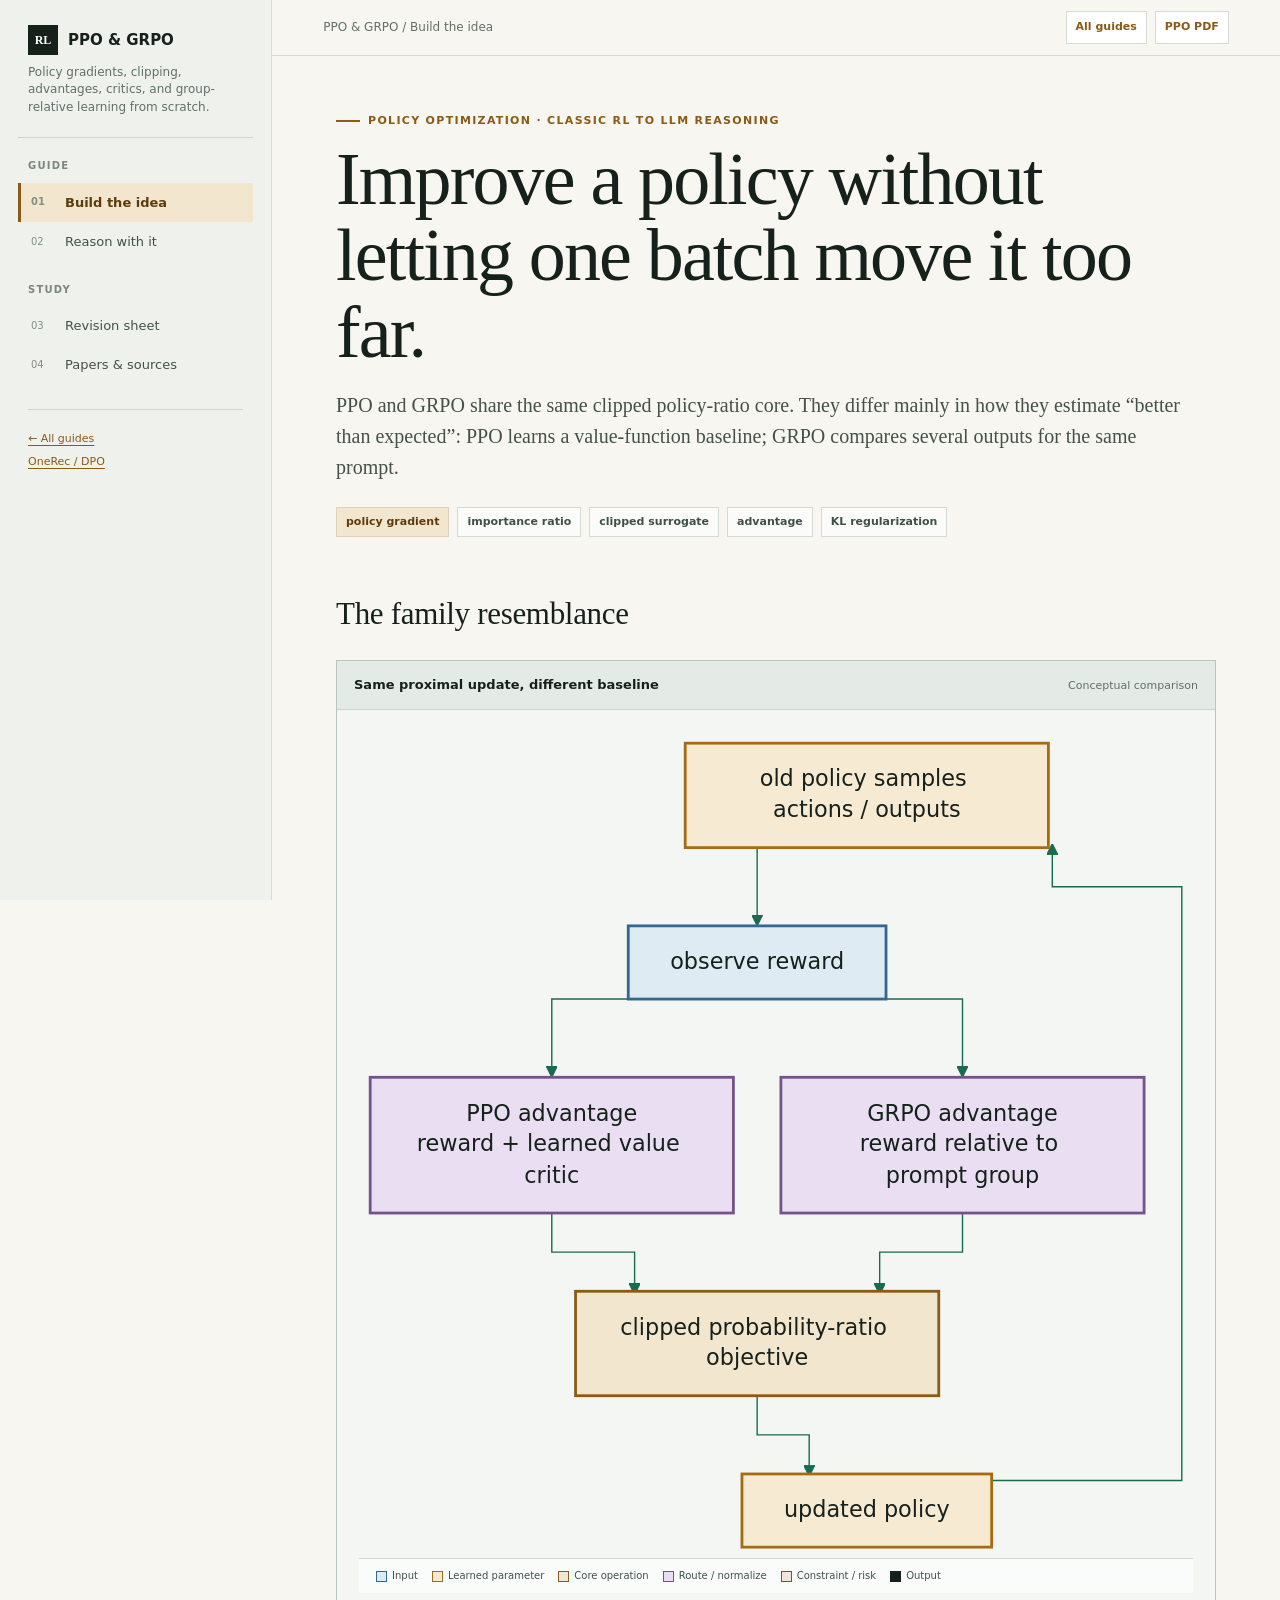
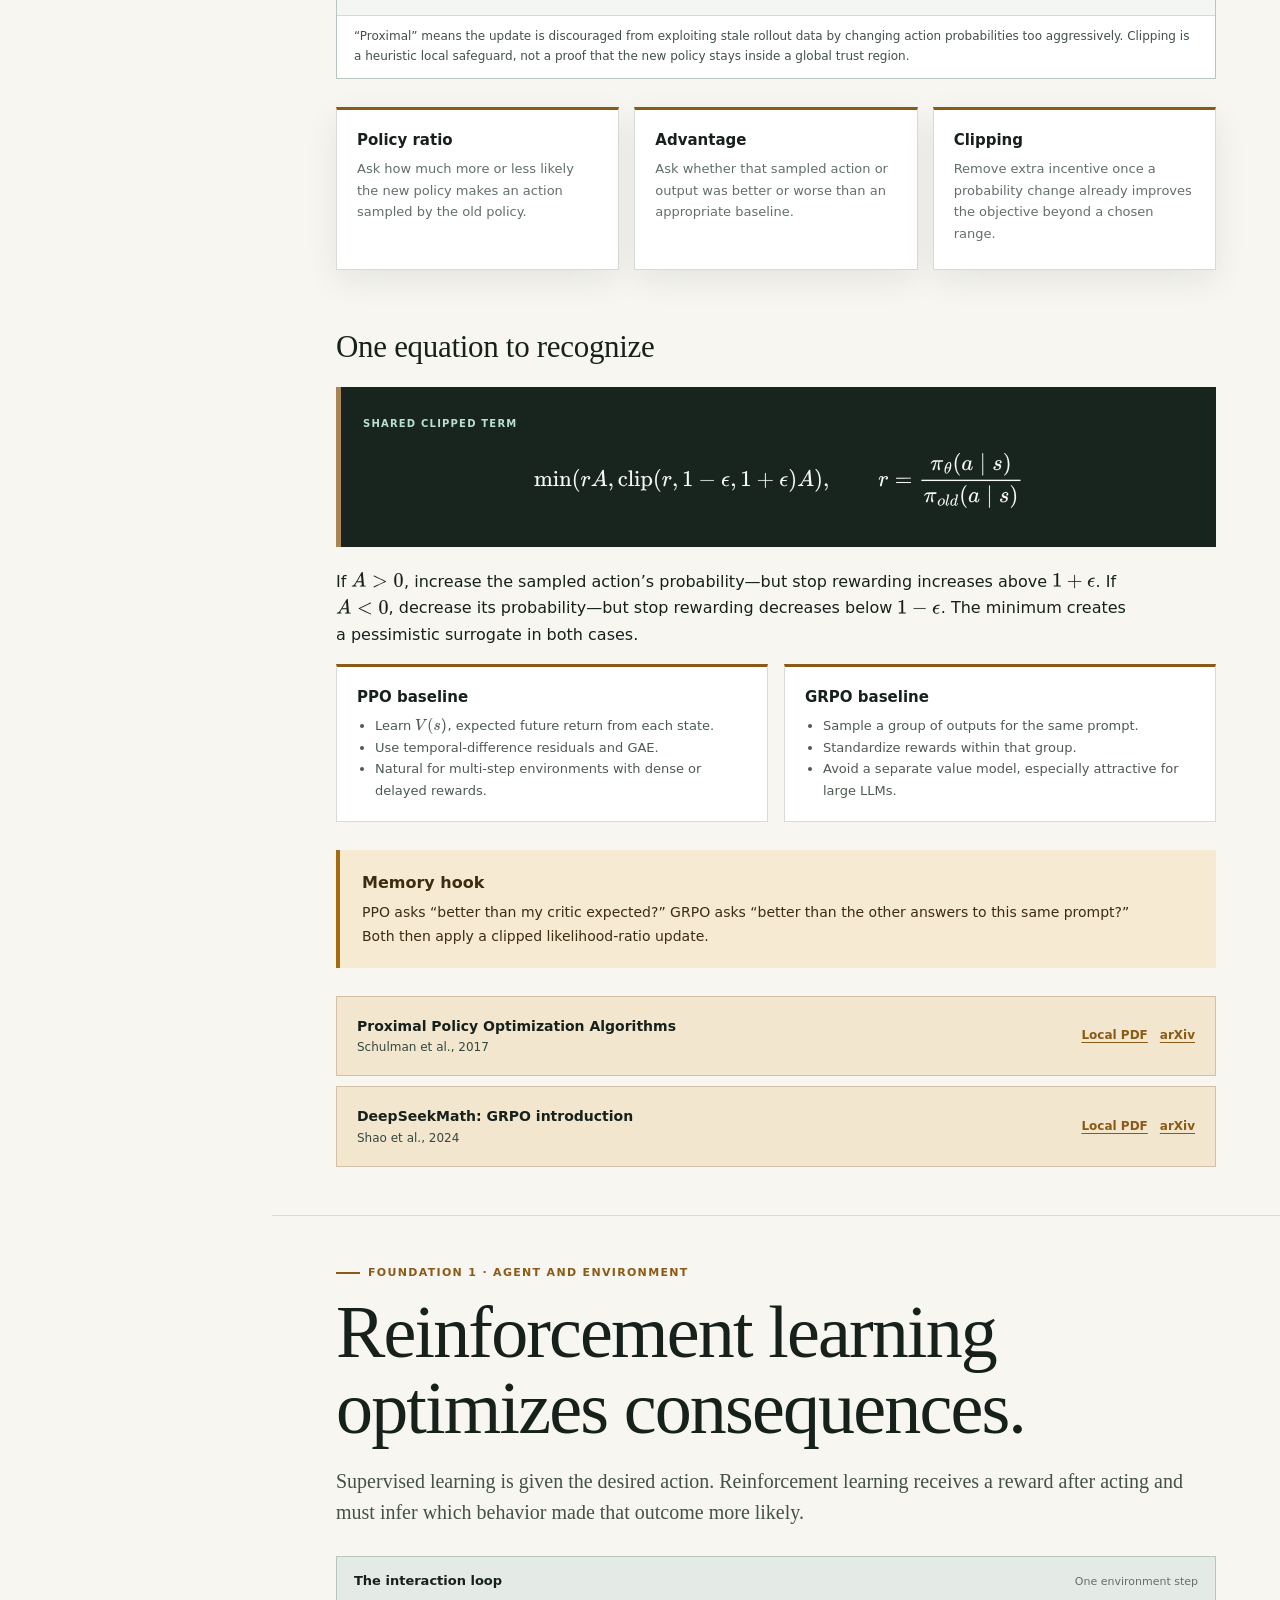
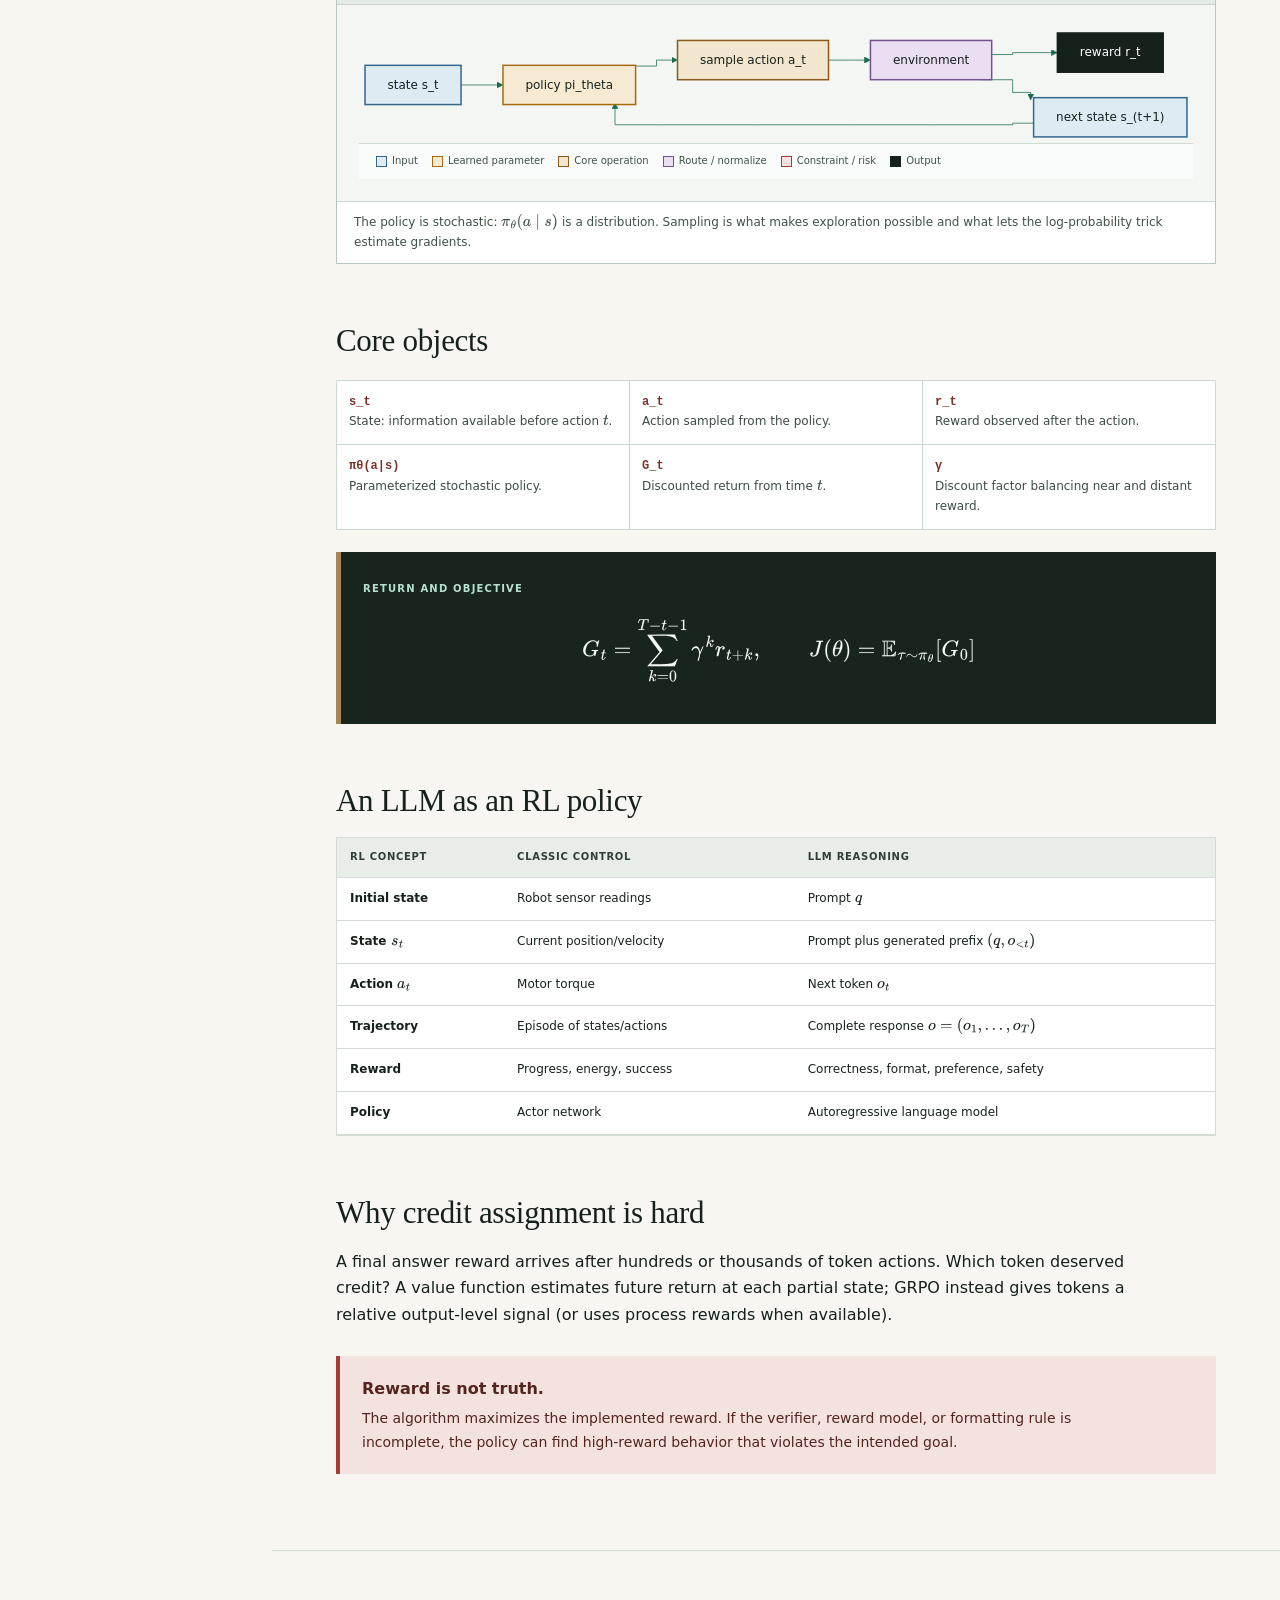
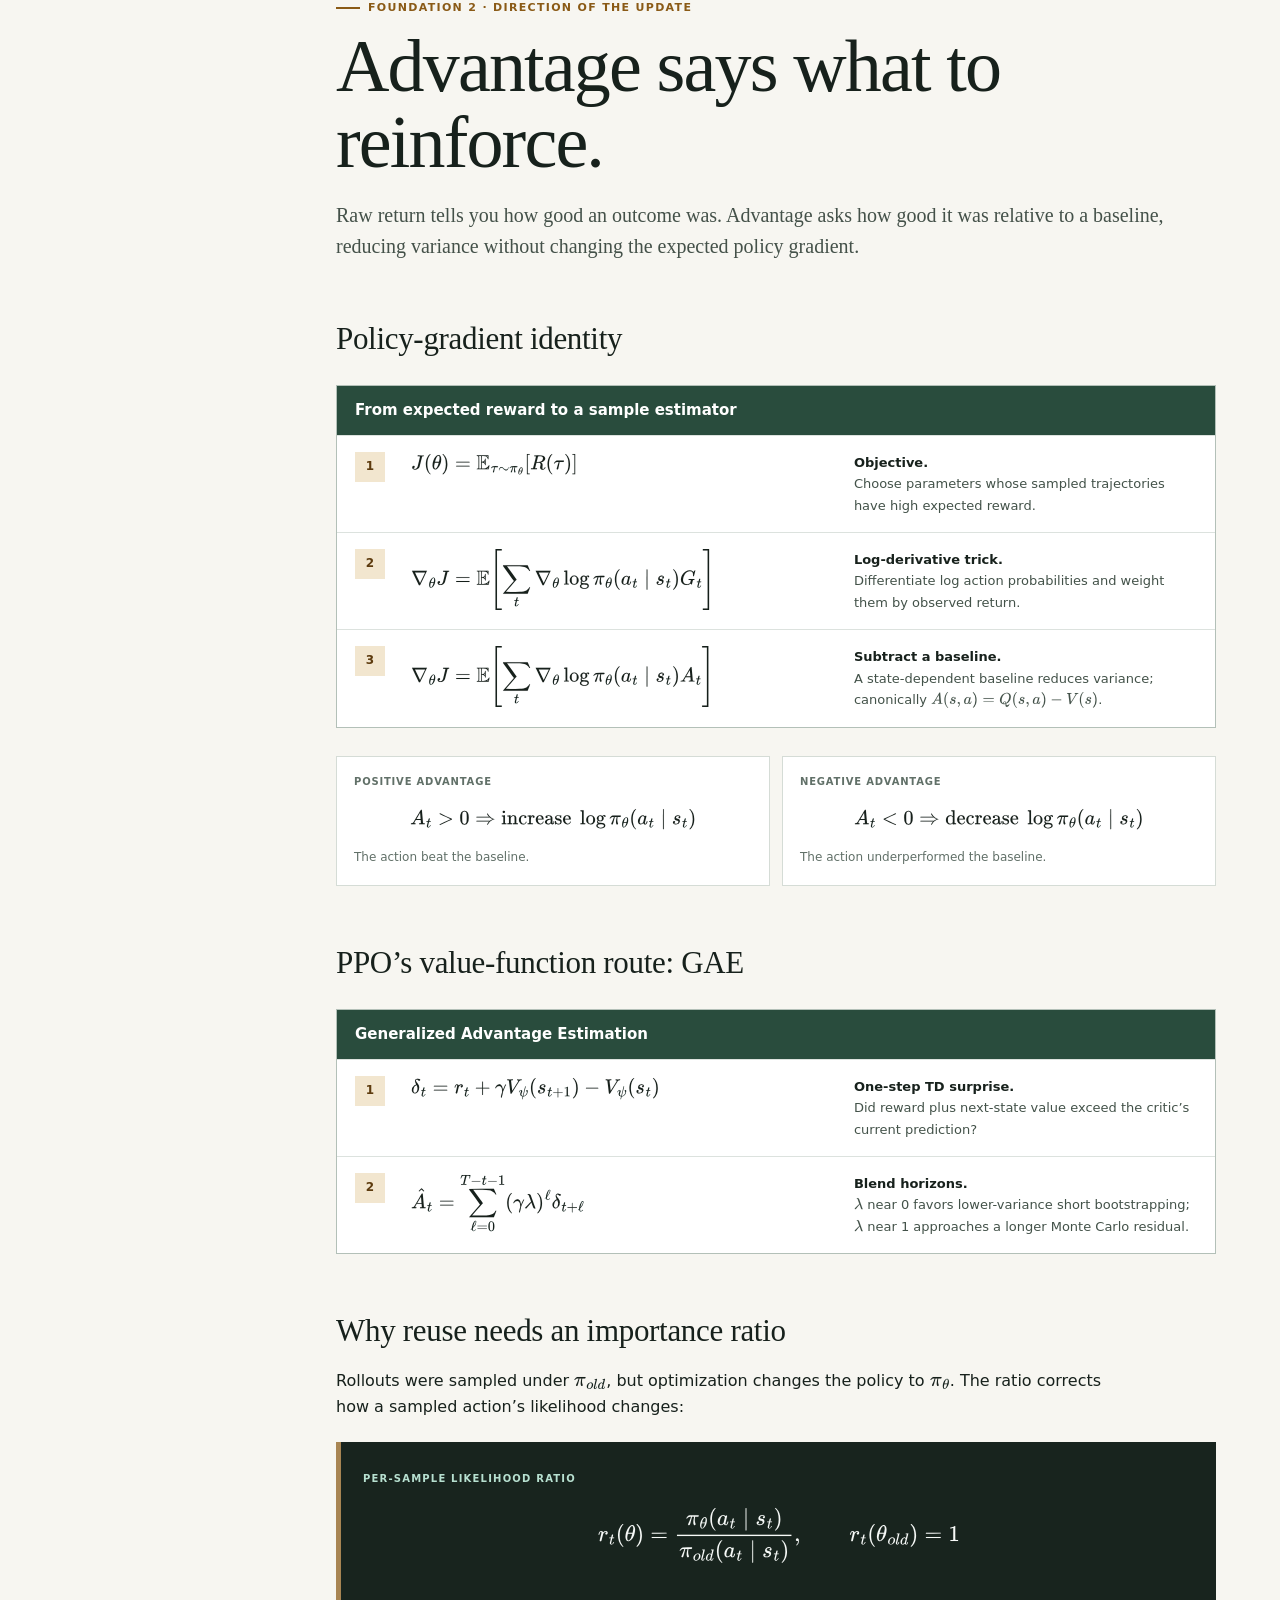
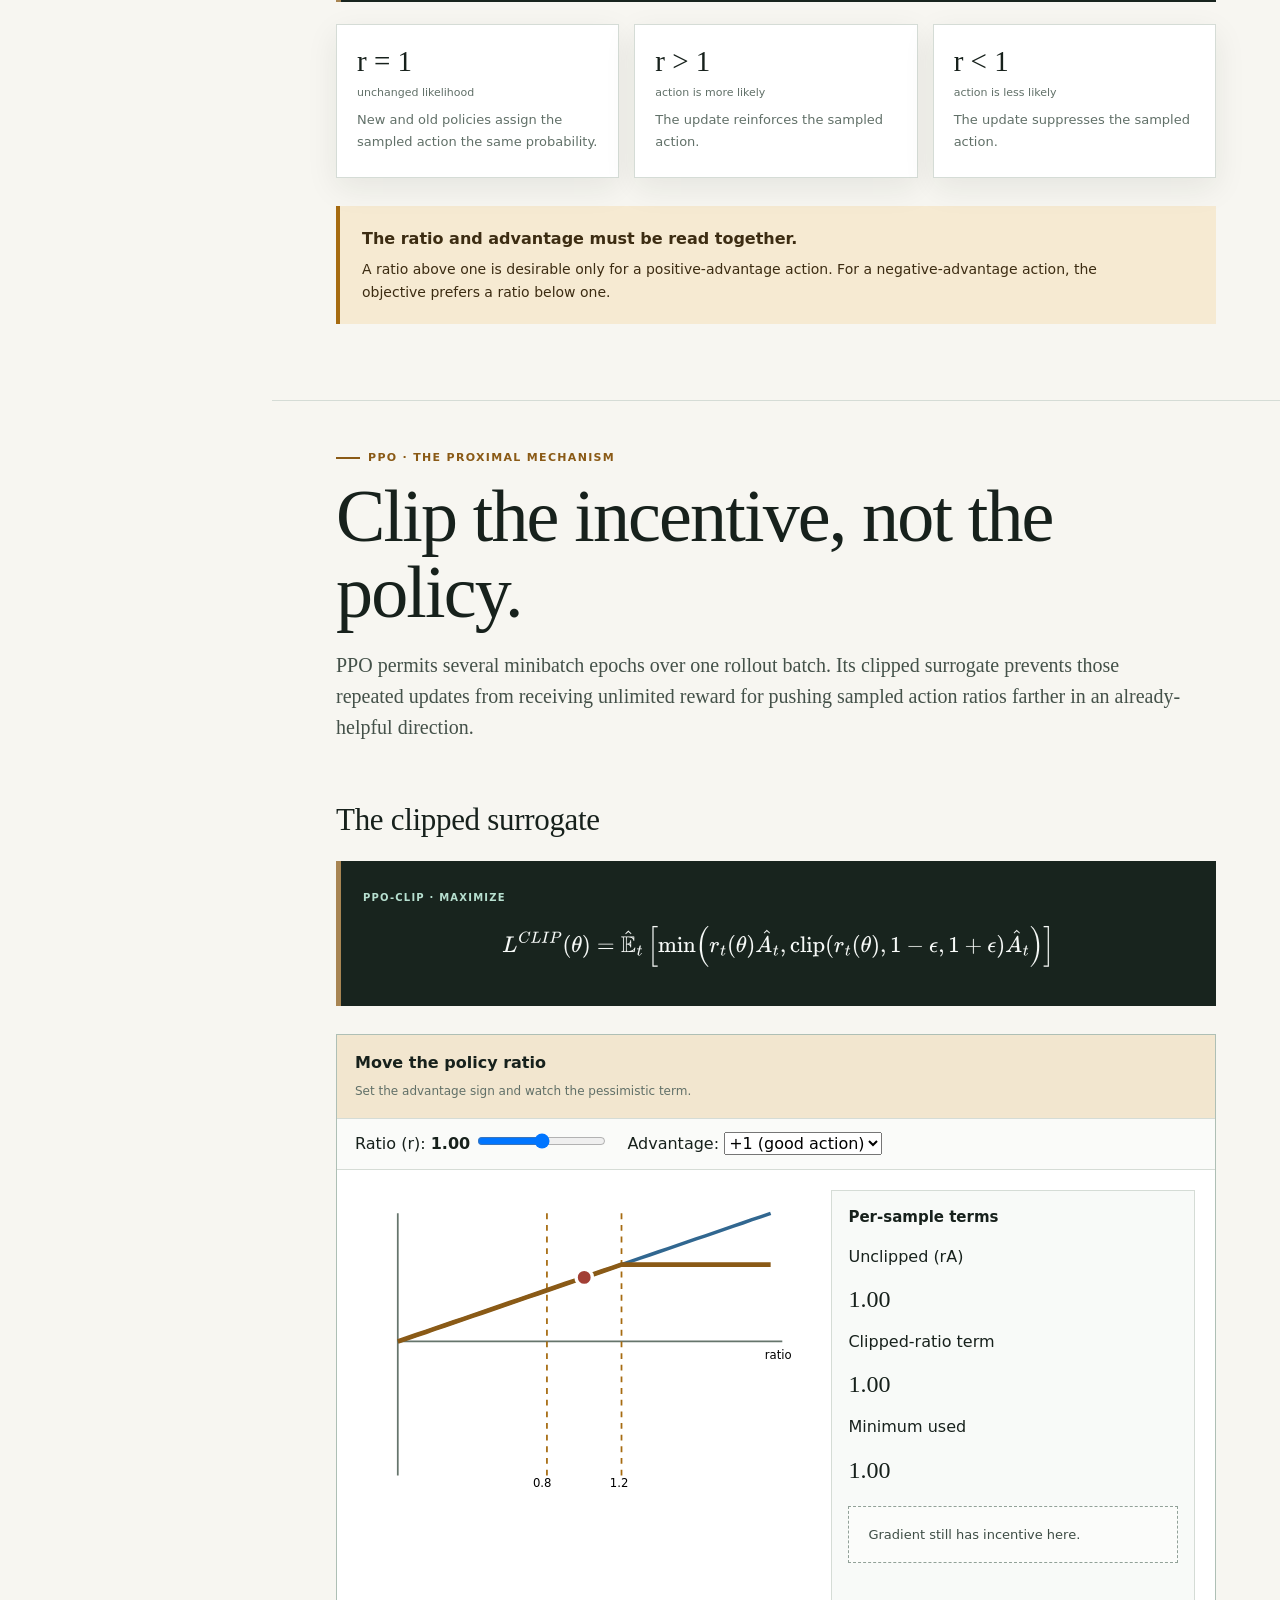
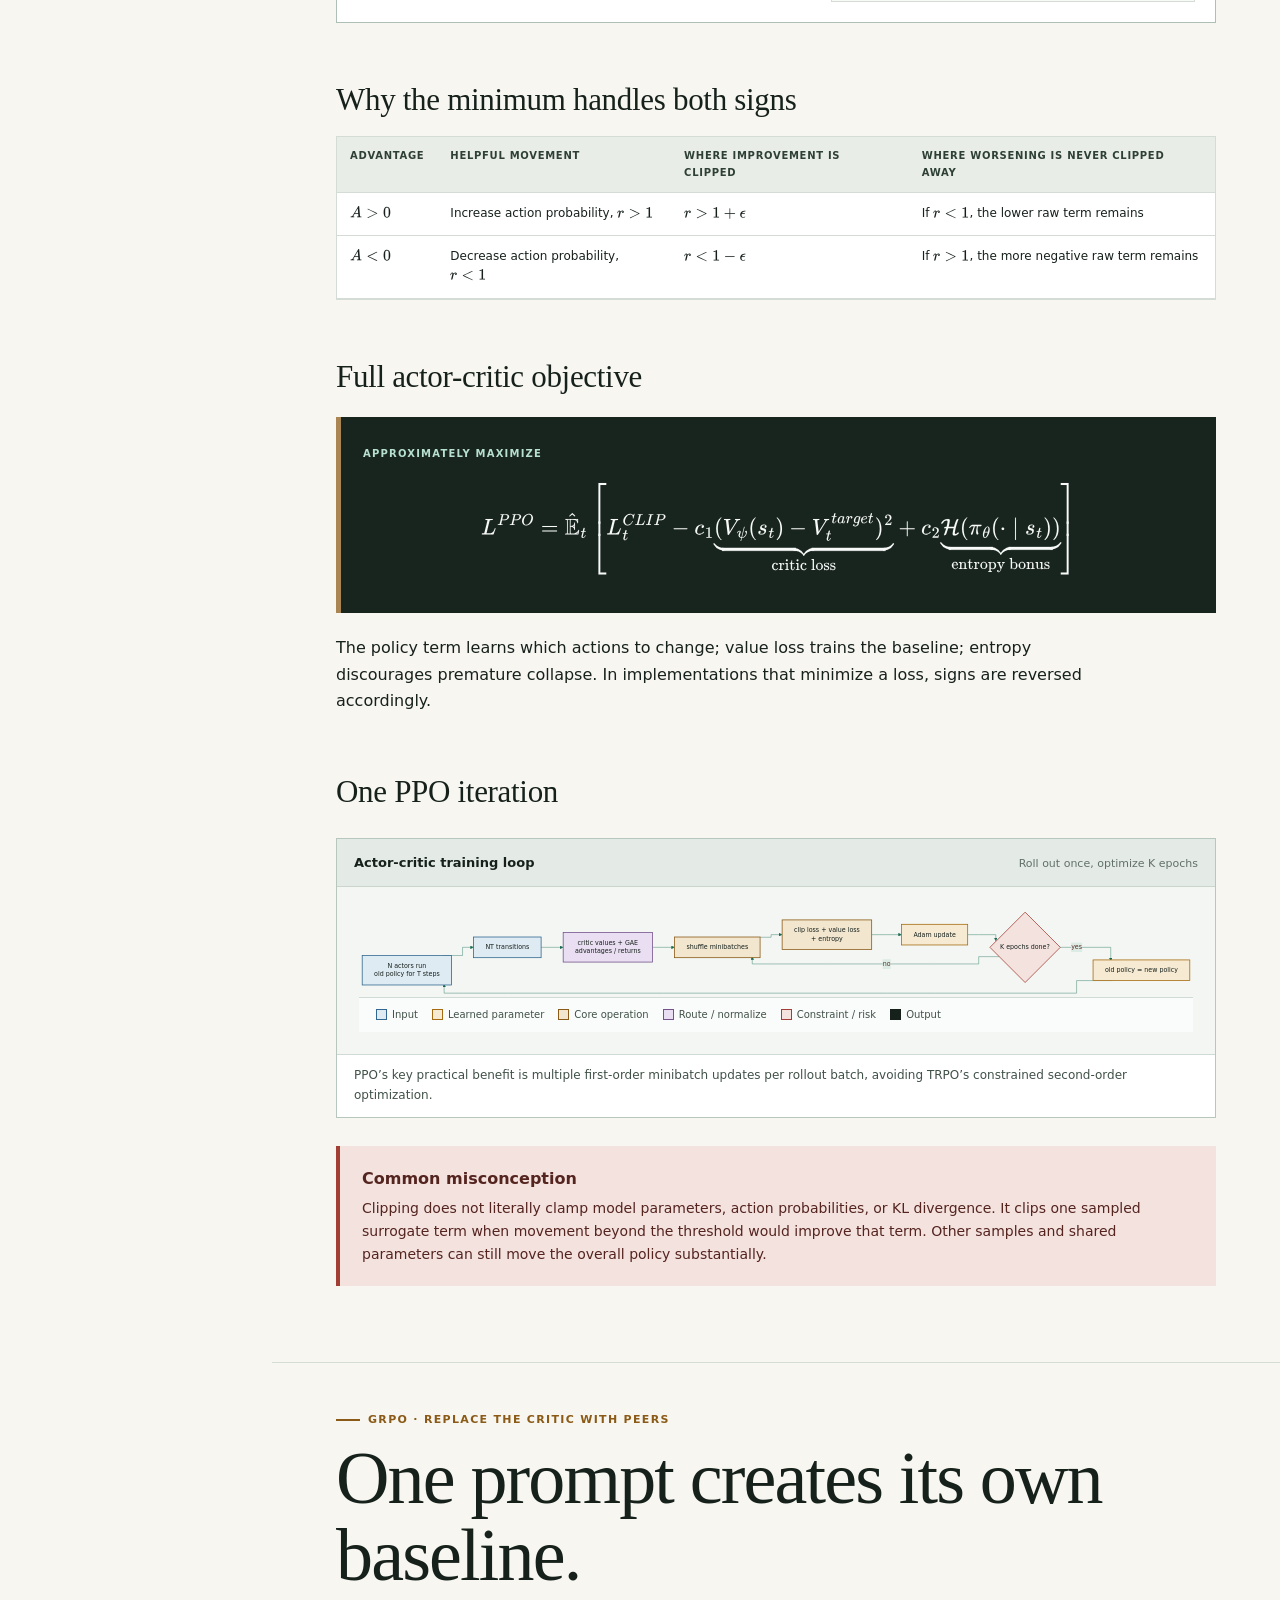
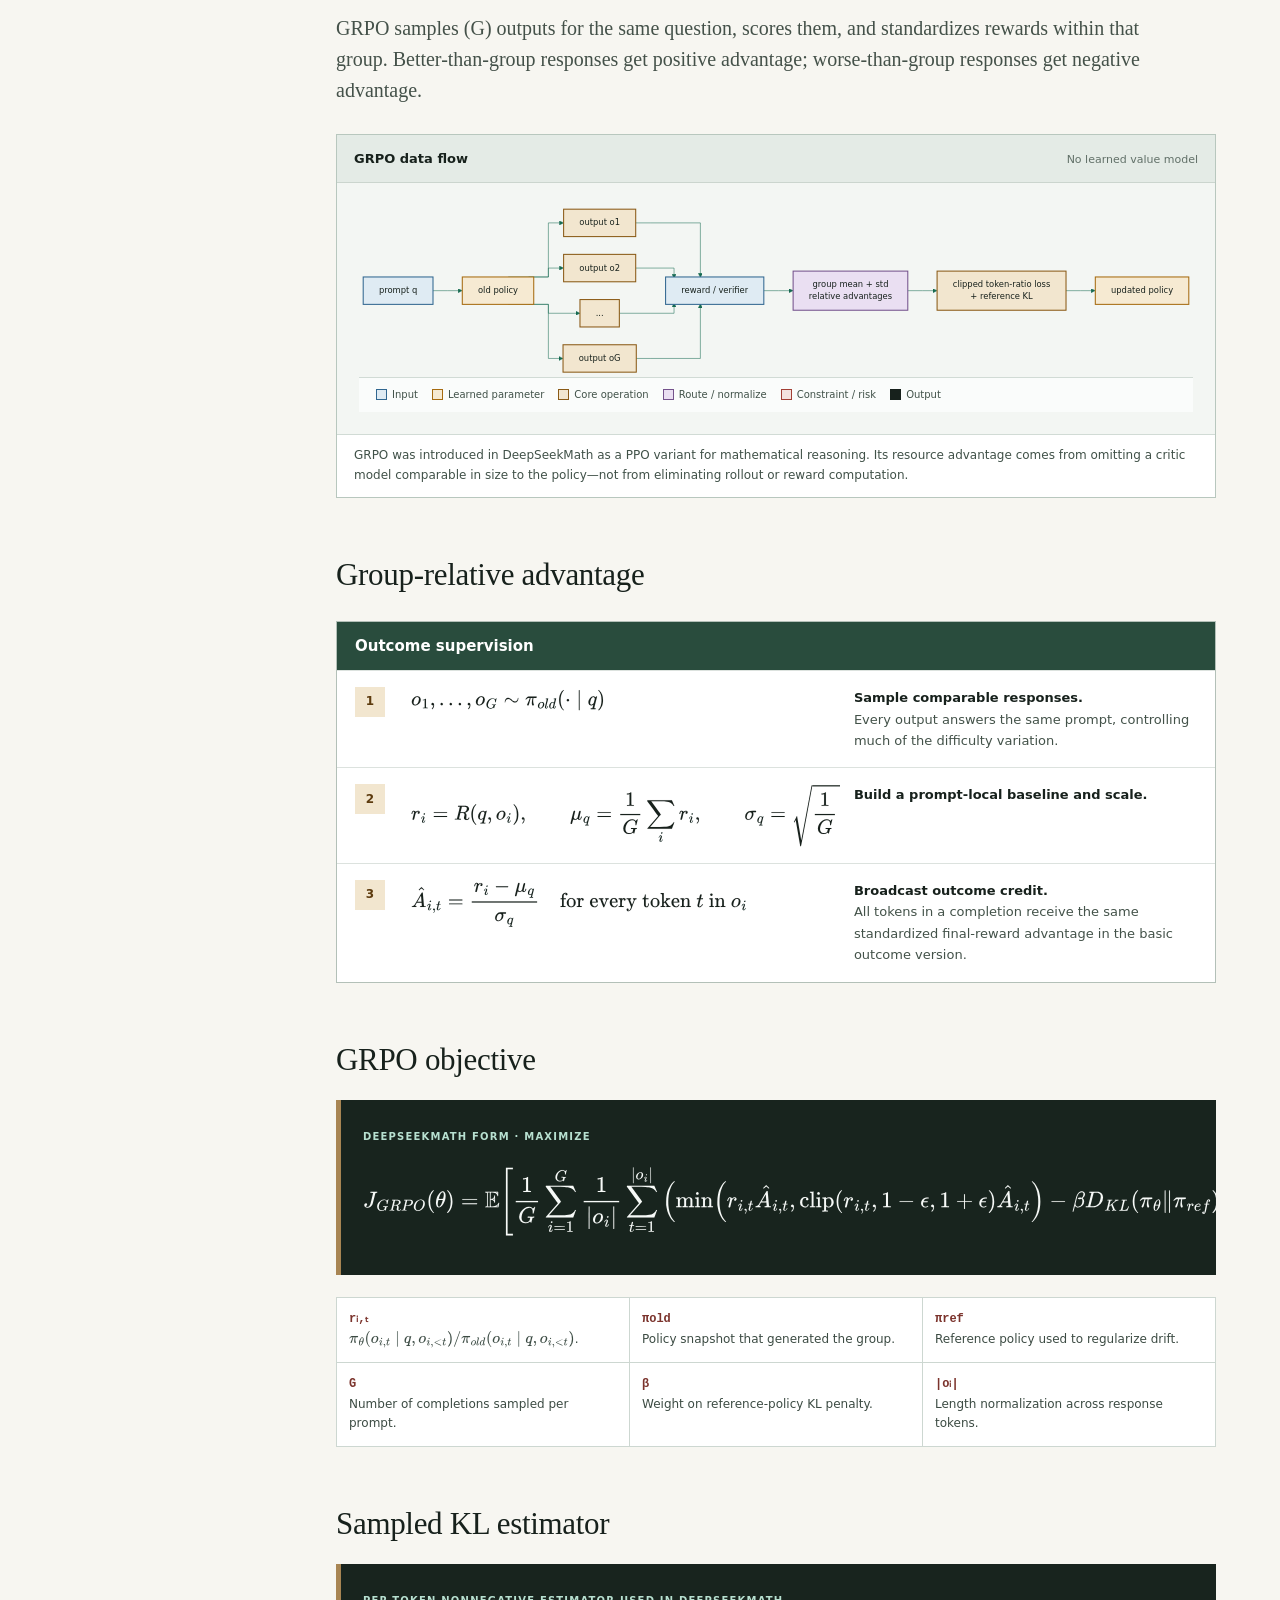
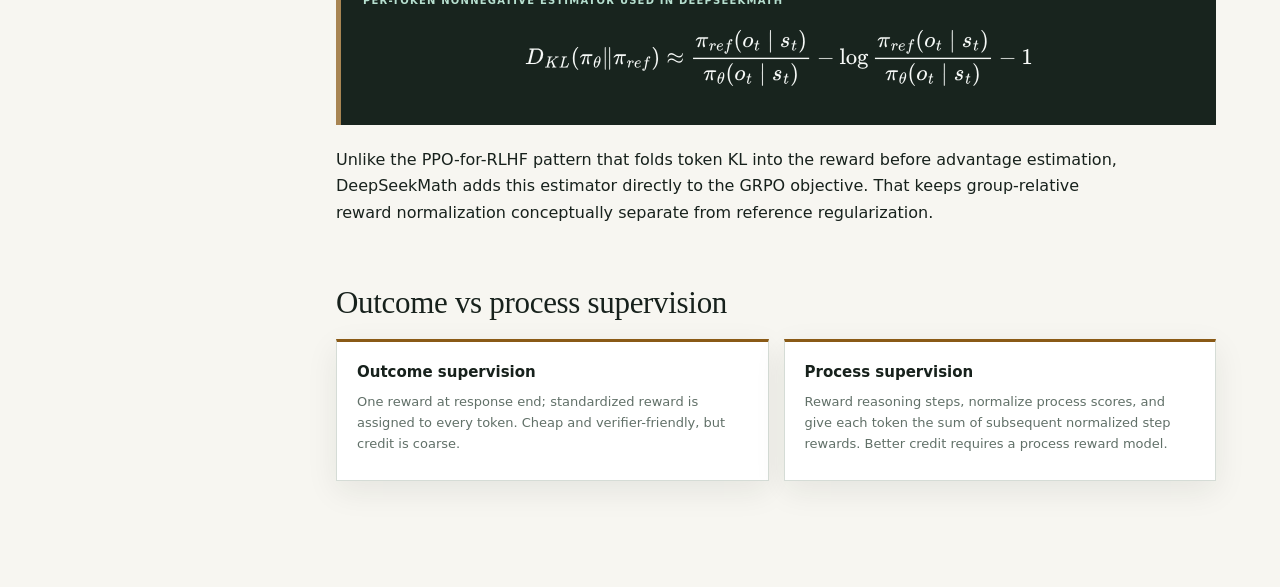
<file: RL - PPO and GRPO/index.html>
<!doctype html>
<html lang="en">
<head>
  <meta charset="utf-8">
  <meta name="viewport" content="width=device-width,initial-scale=1">
  <meta name="description" content="A from-scratch visual and mathematical guide to PPO and GRPO in reinforcement learning and LLM post-training.">
  <title>PPO &amp; GRPO · Visual Field Guide</title>
  <script>
    window.MathJax = { tex: { inlineMath: [['\\(', '\\)']], displayMath: [['\\[', '\\]']] }, svg: { fontCache: 'global' }, startup: { typeset: false } };
  </script>
  <link rel="stylesheet" href="../assets/guide.css">
</head>
<body data-guide-title="PPO &amp; GRPO" style="--accent:#8a5a16;--accent-dark:#5d3b0e;--accent-soft:#f2e6cf">
<div class="shell">
  <aside class="sidebar">
    <div class="brand">
      <div class="brand-mark"><span class="brand-icon">RL</span><span>PPO &amp; GRPO</span></div>
      <p>Policy gradients, clipping, advantages, critics, and group-relative learning from scratch.</p>
    </div>
    <div class="nav-label">Guide</div>
    <button class="tab-btn active" data-tab="build" data-panels="overview,rl,advantage,ppo,grpo"><span class="num">01</span>Build the idea</button>
    <button class="tab-btn" data-tab="reason" data-panels="ppo-worked,grpo-worked,comparison,failures"><span class="num">02</span>Reason with it</button>
    <div class="nav-label">Study</div>
    <button class="tab-btn" data-tab="revision"><span class="num">03</span>Revision sheet</button>
    <button class="tab-btn" data-tab="references"><span class="num">04</span>Papers &amp; sources</button>
    <div class="side-foot"><a href="../">← All guides</a><a href="../ML%20-%20OneRec/">OneRec / DPO</a></div>
  </aside>

  <main class="content">
    <header class="topbar">
      <select class="mobile-nav" aria-label="Choose section"></select>
      <span class="crumb" id="crumb">PPO &amp; GRPO / Build the idea</span>
      <div class="top-actions"><a class="top-link" href="../">All guides</a><a class="top-link" href="papers/PPO.pdf">PPO PDF</a></div>
    </header>

    <section class="tab active" id="overview"><div class="page">
      <div class="eyebrow">Policy optimization · classic RL to LLM reasoning</div>
      <h1>Improve a policy without letting one batch move it too far.</h1>
      <p class="lede">PPO and GRPO share the same clipped policy-ratio core. They differ mainly in how they estimate “better than expected”: PPO learns a value-function baseline; GRPO compares several outputs for the same prompt.</p>
      <div class="meta-row"><span class="chip primary">policy gradient</span><span class="chip">importance ratio</span><span class="chip">clipped surrogate</span><span class="chip">advantage</span><span class="chip">KL regularization</span></div>

      <h2>The family resemblance</h2>
      <figure class="diagram">
        <div class="diagram-head"><strong>Same proximal update, different baseline</strong><span>Conceptual comparison</span></div>
        <div class="diagram-body"><pre class="mermaid">
flowchart TB
  OLD["old policy samples actions / outputs"] --> REWARD["observe reward"]
  REWARD --> PPOA["PPO advantage<br/>reward + learned value critic"]
  REWARD --> GRPOA["GRPO advantage<br/>reward relative to prompt group"]
  PPOA --> CLIP["clipped probability-ratio objective"]
  GRPOA --> CLIP
  CLIP --> NEW["updated policy"]
  NEW --> OLD
  class OLD,NEW param; class REWARD input; class PPOA,GRPOA route; class CLIP op;
  classDef input fill:#dfebf3,stroke:#316790,stroke-width:2px;
  classDef param fill:#f6ead2,stroke:#a66b10,stroke-width:2px;
  classDef route fill:#eadff2,stroke:#74528c,stroke-width:2px;
  classDef op fill:#f2e6cf,stroke:#8a5a16,stroke-width:2px;
        </pre></div>
        <figcaption>“Proximal” means the update is discouraged from exploiting stale rollout data by changing action probabilities too aggressively. Clipping is a heuristic local safeguard, not a proof that the new policy stays inside a global trust region.</figcaption>
      </figure>

      <div class="grid3">
        <div class="concept"><h3>Policy ratio</h3><p>Ask how much more or less likely the new policy makes an action sampled by the old policy.</p></div>
        <div class="concept"><h3>Advantage</h3><p>Ask whether that sampled action or output was better or worse than an appropriate baseline.</p></div>
        <div class="concept"><h3>Clipping</h3><p>Remove extra incentive once a probability change already improves the objective beyond a chosen range.</p></div>
      </div>

      <h2>One equation to recognize</h2>
      <div class="math"><span class="label">Shared clipped term</span>\[\min\!\left(rA,\operatorname{clip}(r,1-\epsilon,1+\epsilon)A\right),\qquad r=\frac{\pi_\theta(a\mid s)}{\pi_{old}(a\mid s)}\]</div>
      <p>If \(A&gt;0\), increase the sampled action’s probability—but stop rewarding increases above \(1+\epsilon\). If \(A&lt;0\), decrease its probability—but stop rewarding decreases below \(1-\epsilon\). The minimum creates a pessimistic surrogate in both cases.</p>

      <div class="procon">
        <div class="pros"><h3>PPO baseline</h3><ul><li>Learn \(V(s)\), expected future return from each state.</li><li>Use temporal-difference residuals and GAE.</li><li>Natural for multi-step environments with dense or delayed rewards.</li></ul></div>
        <div class="cons" style="border-top-color:var(--accent)"><h3>GRPO baseline</h3><ul><li>Sample a group of outputs for the same prompt.</li><li>Standardize rewards within that group.</li><li>Avoid a separate value model, especially attractive for large LLMs.</li></ul></div>
      </div>

      <div class="callout"><strong>Memory hook</strong><p>PPO asks “better than my critic expected?” GRPO asks “better than the other answers to this same prompt?” Both then apply a clipped likelihood-ratio update.</p></div>

      <div class="paper-stack">
        <div class="paper"><div><strong>Proximal Policy Optimization Algorithms</strong>Schulman et al., 2017</div><div class="paper-links"><a href="papers/PPO.pdf">Local PDF</a><a href="https://arxiv.org/abs/1707.06347">arXiv</a></div></div>
        <div class="paper"><div><strong>DeepSeekMath: GRPO introduction</strong>Shao et al., 2024</div><div class="paper-links"><a href="papers/DeepSeekMath-GRPO.pdf">Local PDF</a><a href="https://arxiv.org/abs/2402.03300">arXiv</a></div></div>
      </div>
    </div></section>

    <section class="tab" id="rl"><div class="page">
      <div class="eyebrow">Foundation 1 · Agent and environment</div>
      <h1>Reinforcement learning optimizes consequences.</h1>
      <p class="lede">Supervised learning is given the desired action. Reinforcement learning receives a reward after acting and must infer which behavior made that outcome more likely.</p>

      <figure class="diagram">
        <div class="diagram-head"><strong>The interaction loop</strong><span>One environment step</span></div>
        <div class="diagram-body"><pre class="mermaid">
flowchart LR
  S["state s_t"] --> P["policy pi_theta"]
  P --> A["sample action a_t"]
  A --> E["environment"]
  E --> R["reward r_t"]
  E --> SN["next state s_(t+1)"]
  SN --> P
  class S,SN input; class P param; class A op; class E route; class R output;
  classDef input fill:#dfebf3,stroke:#316790,stroke-width:2px;
  classDef param fill:#f6ead2,stroke:#a66b10,stroke-width:2px;
  classDef op fill:#f2e6cf,stroke:#8a5a16,stroke-width:2px;
  classDef route fill:#eadff2,stroke:#74528c,stroke-width:2px;
  classDef output fill:#17211c,color:#fff,stroke:#17211c,stroke-width:2px;
        </pre></div>
        <figcaption>The policy is stochastic: \(\pi_\theta(a\mid s)\) is a distribution. Sampling is what makes exploration possible and what lets the log-probability trick estimate gradients.</figcaption>
      </figure>

      <h2>Core objects</h2>
      <div class="symbols">
        <div class="symbol"><code>s_t</code>State: information available before action \(t\).</div>
        <div class="symbol"><code>a_t</code>Action sampled from the policy.</div>
        <div class="symbol"><code>r_t</code>Reward observed after the action.</div>
        <div class="symbol"><code>πθ(a|s)</code>Parameterized stochastic policy.</div>
        <div class="symbol"><code>G_t</code>Discounted return from time \(t\).</div>
        <div class="symbol"><code>γ</code>Discount factor balancing near and distant reward.</div>
      </div>

      <div class="math"><span class="label">Return and objective</span>\[G_t=\sum_{k=0}^{T-t-1}\gamma^k r_{t+k},\qquad J(\theta)=\mathbb E_{\tau\sim\pi_\theta}[G_0]\]</div>

      <h2>An LLM as an RL policy</h2>
      <div class="table-wrap"><table><thead><tr><th>RL concept</th><th>Classic control</th><th>LLM reasoning</th></tr></thead><tbody>
        <tr><td>Initial state</td><td>Robot sensor readings</td><td>Prompt \(q\)</td></tr>
        <tr><td>State \(s_t\)</td><td>Current position/velocity</td><td>Prompt plus generated prefix \((q,o_{\lt t})\)</td></tr>
        <tr><td>Action \(a_t\)</td><td>Motor torque</td><td>Next token \(o_t\)</td></tr>
        <tr><td>Trajectory</td><td>Episode of states/actions</td><td>Complete response \(o=(o_1,\ldots,o_T)\)</td></tr>
        <tr><td>Reward</td><td>Progress, energy, success</td><td>Correctness, format, preference, safety</td></tr>
        <tr><td>Policy</td><td>Actor network</td><td>Autoregressive language model</td></tr>
      </tbody></table></div>

      <h2>Why credit assignment is hard</h2>
      <p>A final answer reward arrives after hundreds or thousands of token actions. Which token deserved credit? A value function estimates future return at each partial state; GRPO instead gives tokens a relative output-level signal (or uses process rewards when available).</p>
      <div class="callout red"><strong>Reward is not truth.</strong><p>The algorithm maximizes the implemented reward. If the verifier, reward model, or formatting rule is incomplete, the policy can find high-reward behavior that violates the intended goal.</p></div>
    </div></section>

    <section class="tab" id="advantage"><div class="page">
      <div class="eyebrow">Foundation 2 · Direction of the update</div>
      <h1>Advantage says what to reinforce.</h1>
      <p class="lede">Raw return tells you how good an outcome was. Advantage asks how good it was relative to a baseline, reducing variance without changing the expected policy gradient.</p>

      <h2>Policy-gradient identity</h2>
      <div class="derivation">
        <h3>From expected reward to a sample estimator</h3>
        <div class="derivation-step"><div class="step-no">1</div><div class="step-formula">\[J(\theta)=\mathbb E_{\tau\sim\pi_\theta}[R(\tau)]\]</div><div class="step-explain"><strong>Objective.</strong>Choose parameters whose sampled trajectories have high expected reward.</div></div>
        <div class="derivation-step"><div class="step-no">2</div><div class="step-formula">\[\nabla_\theta J=\mathbb E\!\left[\sum_t\nabla_\theta\log\pi_\theta(a_t\mid s_t)G_t\right]\]</div><div class="step-explain"><strong>Log-derivative trick.</strong>Differentiate log action probabilities and weight them by observed return.</div></div>
        <div class="derivation-step"><div class="step-no">3</div><div class="step-formula">\[\nabla_\theta J=\mathbb E\!\left[\sum_t\nabla_\theta\log\pi_\theta(a_t\mid s_t)A_t\right]\]</div><div class="step-explain"><strong>Subtract a baseline.</strong>A state-dependent baseline reduces variance; canonically \(A(s,a)=Q(s,a)-V(s)\).</div></div>
      </div>

      <div class="formula-grid">
        <div class="formula-card"><b>Positive advantage</b>\[A_t>0\Rightarrow \text{increase }\log\pi_\theta(a_t\mid s_t)\]<p>The action beat the baseline.</p></div>
        <div class="formula-card"><b>Negative advantage</b>\[A_t&lt;0\Rightarrow \text{decrease }\log\pi_\theta(a_t\mid s_t)\]<p>The action underperformed the baseline.</p></div>
      </div>

      <h2>PPO’s value-function route: GAE</h2>
      <div class="derivation">
        <h3>Generalized Advantage Estimation</h3>
        <div class="derivation-step"><div class="step-no">1</div><div class="step-formula">\[\delta_t=r_t+\gamma V_\psi(s_{t+1})-V_\psi(s_t)\]</div><div class="step-explain"><strong>One-step TD surprise.</strong>Did reward plus next-state value exceed the critic’s current prediction?</div></div>
        <div class="derivation-step"><div class="step-no">2</div><div class="step-formula">\[\hat A_t=\sum_{\ell=0}^{T-t-1}(\gamma\lambda)^\ell\delta_{t+\ell}\]</div><div class="step-explain"><strong>Blend horizons.</strong>\(\lambda\) near 0 favors lower-variance short bootstrapping; \(\lambda\) near 1 approaches a longer Monte Carlo residual.</div></div>
      </div>

      <h2>Why reuse needs an importance ratio</h2>
      <p>Rollouts were sampled under \(\pi_{old}\), but optimization changes the policy to \(\pi_\theta\). The ratio corrects how a sampled action’s likelihood changes:</p>
      <div class="math"><span class="label">Per-sample likelihood ratio</span>\[r_t(\theta)=\frac{\pi_\theta(a_t\mid s_t)}{\pi_{old}(a_t\mid s_t)},\qquad r_t(\theta_{old})=1\]</div>
      <div class="grid3">
        <div class="metric"><b>r = 1</b><small>unchanged likelihood</small><p>New and old policies assign the sampled action the same probability.</p></div>
        <div class="metric"><b>r &gt; 1</b><small>action is more likely</small><p>The update reinforces the sampled action.</p></div>
        <div class="metric"><b>r &lt; 1</b><small>action is less likely</small><p>The update suppresses the sampled action.</p></div>
      </div>

      <div class="callout"><strong>The ratio and advantage must be read together.</strong><p>A ratio above one is desirable only for a positive-advantage action. For a negative-advantage action, the objective prefers a ratio below one.</p></div>
    </div></section>

    <section class="tab" id="ppo"><div class="page">
      <div class="eyebrow">PPO · The proximal mechanism</div>
      <h1>Clip the incentive, not the policy.</h1>
      <p class="lede">PPO permits several minibatch epochs over one rollout batch. Its clipped surrogate prevents those repeated updates from receiving unlimited reward for pushing sampled action ratios farther in an already-helpful direction.</p>

      <h2>The clipped surrogate</h2>
      <div class="math"><span class="label">PPO-Clip · maximize</span>\[L^{CLIP}(\theta)=\hat{\mathbb E}_t\left[\min\!\left(r_t(\theta)\hat A_t,\operatorname{clip}(r_t(\theta),1-\epsilon,1+\epsilon)\hat A_t\right)\right]\]</div>

      <div class="interactive" data-ppo-demo>
        <div class="interactive-head"><strong>Move the policy ratio</strong><span>Set the advantage sign and watch the pessimistic term.</span></div>
        <div class="interactive-controls">
          <label>Ratio (r): <b data-ratio>1.00</b> <input type="range" min="0" max="2" value="1" step="0.01" aria-label="Policy ratio"></label>
          <label style="margin-left:14px">Advantage: <select aria-label="Advantage sign"><option value="1">+1 (good action)</option><option value="-1">−1 (bad action)</option></select></label>
        </div>
        <div class="interactive-body ratio-demo">
          <svg class="plot" viewBox="0 0 390 260" role="img" aria-label="Clipped PPO objective plot">
            <line class="plot-axis" x1="35" y1="130" x2="365" y2="130"></line>
            <line class="plot-axis" x1="35" y1="20" x2="35" y2="245"></line>
            <line class="plot-guide" x1="163" y1="20" x2="163" y2="245"></line>
            <line class="plot-guide" x1="227" y1="20" x2="227" y2="245"></line>
            <path class="plot-line" data-plot-raw d="M35 130 L355 20"></path>
            <path class="plot-clip" data-plot-objective d="M35 130 L227 64 L355 64"></path>
            <circle class="plot-dot" cx="195" cy="75" r="7"></circle>
            <text x="151" y="255" font-size="10">0.8</text><text x="217" y="255" font-size="10">1.2</text><text x="350" y="145" font-size="10">ratio</text>
          </svg>
          <div class="ratio-readout"><h3>Per-sample terms</h3><p>Unclipped (rA)</p><b data-raw>1.00</b><p>Clipped-ratio term</p><b data-clipped>1.00</b><p>Minimum used</p><b data-objective>1.00</b><p class="plain-note" data-status>Gradient still has incentive here.</p></div>
        </div>
      </div>

      <h2>Why the minimum handles both signs</h2>
      <div class="table-wrap"><table><thead><tr><th>Advantage</th><th>Helpful movement</th><th>Where improvement is clipped</th><th>Where worsening is never clipped away</th></tr></thead><tbody>
        <tr><td>\(A&gt;0\)</td><td>Increase action probability, \(r&gt;1\)</td><td>\(r&gt;1+\epsilon\)</td><td>If \(r&lt;1\), the lower raw term remains</td></tr>
        <tr><td>\(A&lt;0\)</td><td>Decrease action probability, \(r&lt;1\)</td><td>\(r&lt;1-\epsilon\)</td><td>If \(r&gt;1\), the more negative raw term remains</td></tr>
      </tbody></table></div>

      <h2>Full actor-critic objective</h2>
      <div class="math"><span class="label">Approximately maximize</span>\[L^{PPO}=\hat{\mathbb E}_t\left[L_t^{CLIP}-c_1\underbrace{(V_\psi(s_t)-V_t^{target})^2}_{\text{critic loss}}+c_2\underbrace{\mathcal H(\pi_\theta(\cdot\mid s_t))}_{\text{entropy bonus}}\right]\]</div>
      <p>The policy term learns which actions to change; value loss trains the baseline; entropy discourages premature collapse. In implementations that minimize a loss, signs are reversed accordingly.</p>

      <h2>One PPO iteration</h2>
      <figure class="diagram">
        <div class="diagram-head"><strong>Actor-critic training loop</strong><span>Roll out once, optimize K epochs</span></div>
        <div class="diagram-body"><pre class="mermaid">
flowchart LR
  ACT["N actors run<br/>old policy for T steps"] --> BATCH["NT transitions"]
  BATCH --> GAE["critic values + GAE<br/>advantages / returns"]
  GAE --> MINI["shuffle minibatches"]
  MINI --> LOSS["clip loss + value loss<br/>+ entropy"]
  LOSS --> ADAM["Adam update"]
  ADAM --> LOOP{"K epochs done?"}
  LOOP -->|no| MINI
  LOOP -->|yes| SNAP["old policy = new policy"]
  SNAP --> ACT
  class ACT input; class BATCH input; class GAE route; class MINI,LOSS op; class ADAM,SNAP param; class LOOP risk;
  classDef input fill:#dfebf3,stroke:#316790,stroke-width:2px;
  classDef param fill:#f6ead2,stroke:#a66b10,stroke-width:2px;
  classDef route fill:#eadff2,stroke:#74528c,stroke-width:2px;
  classDef op fill:#f2e6cf,stroke:#8a5a16,stroke-width:2px;
  classDef risk fill:#f4e2df,stroke:#a23f35,stroke-width:2px;
        </pre></div>
        <figcaption>PPO’s key practical benefit is multiple first-order minibatch updates per rollout batch, avoiding TRPO’s constrained second-order optimization.</figcaption>
      </figure>

      <div class="callout red"><strong>Common misconception</strong><p>Clipping does not literally clamp model parameters, action probabilities, or KL divergence. It clips one sampled surrogate term when movement beyond the threshold would improve that term. Other samples and shared parameters can still move the overall policy substantially.</p></div>
    </div></section>

    <section class="tab" id="ppo-worked"><div class="page">
      <div class="eyebrow">PPO · Numeric intuition</div>
      <h1>Work both sides of the clip.</h1>
      <p class="lede">Use \(\epsilon=0.2\), so the nominal ratio interval is \([0.8,1.2]\). We maximize the minimum term.</p>

      <h2>Case A · Good action increased too much</h2>
      <div class="derivation">
        <h3>Given: \(\pi_{old}=0.25\) · \(\pi_\theta=0.35\) · \(\hat A=+2\)</h3>
        <div class="derivation-step"><div class="step-no">1</div><div class="step-formula">\[r=0.35/0.25=1.4\]</div><div class="step-explain"><strong>The new policy is 40% more likely to choose this sampled action.</strong></div></div>
        <div class="derivation-step"><div class="step-no">2</div><div class="step-formula">\[r\hat A=1.4(2)=2.8\]</div><div class="step-explain"><strong>Unclipped objective keeps rewarding the increase.</strong></div></div>
        <div class="derivation-step"><div class="step-no">3</div><div class="step-formula">\[\operatorname{clip}(r,0.8,1.2)\hat A=1.2(2)=2.4\]</div><div class="step-explain"><strong>Cap the improving surrogate at the upper ratio boundary.</strong></div></div>
        <div class="derivation-step"><div class="step-no">4</div><div class="step-formula">\[\min(2.8,2.4)=2.4\]</div><div class="step-explain"><strong>No extra local incentive beyond 1.2.</strong>The sample’s clipped policy gradient is flat in this direction.</div></div>
      </div>

      <h2>Case B · Bad action decreased too much</h2>
      <div class="derivation">
        <h3>Given: \(\pi_{old}=0.50\) · \(\pi_\theta=0.35\) · \(\hat A=-1.5\)</h3>
        <div class="derivation-step"><div class="step-no">1</div><div class="step-formula">\[r=0.35/0.50=0.70\]</div><div class="step-explain"><strong>The bad action is now 30% less likely.</strong>That direction is helpful because advantage is negative.</div></div>
        <div class="derivation-step"><div class="step-no">2</div><div class="step-formula">\[r\hat A=0.70(-1.5)=-1.05\]</div><div class="step-explain"><strong>Unclipped term looks less negative—an objective improvement.</strong></div></div>
        <div class="derivation-step"><div class="step-no">3</div><div class="step-formula">\[\operatorname{clip}(r,0.8,1.2)\hat A=0.8(-1.5)=-1.20\]</div><div class="step-explain"><strong>For a negative advantage, multiplying flips the ordering.</strong>The clipped term is smaller.</div></div>
        <div class="derivation-step"><div class="step-no">4</div><div class="step-formula">\[\min(-1.05,-1.20)=-1.20\]</div><div class="step-explain"><strong>The lower boundary removes extra reward for further suppression.</strong></div></div>
      </div>

      <h2>Case C · A harmful move is not protected</h2>
      <p>Suppose \(\hat A=-1.5\) but the new policy increases the bad action to ratio \(r=1.4\):</p>
      <div class="math"><span class="label">Pessimistic minimum</span>\[r\hat A=-2.10,\qquad \operatorname{clip}(r)\hat A=1.2(-1.5)=-1.80,\qquad \min=-2.10\]</div>
      <p>The raw, more negative term remains. PPO does not clip away evidence that the update became worse.</p>

      <h2>Batch effects</h2>
      <div class="grid2">
        <div class="note"><h3>One sample can be flat.</h3><p>Once clipped, that sample contributes no further improving gradient along its own ratio direction.</p></div>
        <div class="note"><h3>The model can still move.</h3><p>Other samples share parameters and may update the same logits, so realized ratios can travel beyond the clip interval.</p></div>
      </div>

      <div class="quiz"><h3>Sign check</h3><p>For a negative-advantage action, which ratio direction is good, and which clip boundary matters?</p><button data-answer="ppo-worked-q">Reveal answer</button><div class="answer" id="ppo-worked-q">A lower ratio is good because it suppresses the bad action. The lower boundary \(1-\epsilon\) removes extra incentive once the ratio becomes too small. The minimum handles the sign reversal automatically.</div></div>
    </div></section>

    <section class="tab" id="grpo"><div class="page">
      <div class="eyebrow">GRPO · Replace the critic with peers</div>
      <h1>One prompt creates its own baseline.</h1>
      <p class="lede">GRPO samples (G) outputs for the same question, scores them, and standardizes rewards within that group. Better-than-group responses get positive advantage; worse-than-group responses get negative advantage.</p>

      <figure class="diagram">
        <div class="diagram-head"><strong>GRPO data flow</strong><span>No learned value model</span></div>
        <div class="diagram-body"><pre class="mermaid">
flowchart LR
  Q["prompt q"] --> OLD["old policy"]
  OLD --> O1["output o1"]
  OLD --> O2["output o2"]
  OLD --> OD["..."]
  OLD --> OG["output oG"]
  O1 --> RW["reward / verifier"]
  O2 --> RW
  OD --> RW
  OG --> RW
  RW --> GROUP["group mean + std<br/>relative advantages"]
  GROUP --> LOSS["clipped token-ratio loss<br/>+ reference KL"]
  LOSS --> NEW["updated policy"]
  class Q input; class OLD,NEW param; class O1,O2,OD,OG op; class RW input; class GROUP route; class LOSS op;
  classDef input fill:#dfebf3,stroke:#316790,stroke-width:2px;
  classDef param fill:#f6ead2,stroke:#a66b10,stroke-width:2px;
  classDef route fill:#eadff2,stroke:#74528c,stroke-width:2px;
  classDef op fill:#f2e6cf,stroke:#8a5a16,stroke-width:2px;
        </pre></div>
        <figcaption>GRPO was introduced in DeepSeekMath as a PPO variant for mathematical reasoning. Its resource advantage comes from omitting a critic model comparable in size to the policy—not from eliminating rollout or reward computation.</figcaption>
      </figure>

      <h2>Group-relative advantage</h2>
      <div class="derivation">
        <h3>Outcome supervision</h3>
        <div class="derivation-step"><div class="step-no">1</div><div class="step-formula">\[o_1,\ldots,o_G\sim\pi_{old}(\cdot\mid q)\]</div><div class="step-explain"><strong>Sample comparable responses.</strong>Every output answers the same prompt, controlling much of the difficulty variation.</div></div>
        <div class="derivation-step"><div class="step-no">2</div><div class="step-formula">\[r_i=R(q,o_i),\qquad \mu_q=\frac1G\sum_i r_i,\qquad \sigma_q=\sqrt{\frac1G\sum_i(r_i-\mu_q)^2}\]</div><div class="step-explain"><strong>Build a prompt-local baseline and scale.</strong></div></div>
        <div class="derivation-step"><div class="step-no">3</div><div class="step-formula">\[\hat A_{i,t}=\frac{r_i-\mu_q}{\sigma_q}\quad\text{for every token }t\text{ in }o_i\]</div><div class="step-explain"><strong>Broadcast outcome credit.</strong>All tokens in a completion receive the same standardized final-reward advantage in the basic outcome version.</div></div>
      </div>

      <h2>GRPO objective</h2>
      <div class="math"><span class="label">DeepSeekMath form · maximize</span>\[J_{GRPO}(\theta)=\mathbb E\!\left[\frac1G\sum_{i=1}^{G}\frac1{|o_i|}\sum_{t=1}^{|o_i|}\left(\min\!\left(r_{i,t}\hat A_{i,t},\operatorname{clip}(r_{i,t},1-\epsilon,1+\epsilon)\hat A_{i,t}\right)-\beta D_{KL}(\pi_\theta\|\pi_{ref})\right)\right]\]</div>
      <div class="symbols">
        <div class="symbol"><code>rᵢ,ₜ</code>\(\pi_\theta(o_{i,t}\mid q,o_{i,\lt t})/\pi_{old}(o_{i,t}\mid q,o_{i,\lt t})\).</div>
        <div class="symbol"><code>πold</code>Policy snapshot that generated the group.</div>
        <div class="symbol"><code>πref</code>Reference policy used to regularize drift.</div>
        <div class="symbol"><code>G</code>Number of completions sampled per prompt.</div>
        <div class="symbol"><code>β</code>Weight on reference-policy KL penalty.</div>
        <div class="symbol"><code>|oᵢ|</code>Length normalization across response tokens.</div>
      </div>

      <h2>Sampled KL estimator</h2>
      <div class="math"><span class="label">Per-token nonnegative estimator used in DeepSeekMath</span>\[D_{KL}(\pi_\theta\|\pi_{ref})\approx \frac{\pi_{ref}(o_t\mid s_t)}{\pi_\theta(o_t\mid s_t)}-\log\frac{\pi_{ref}(o_t\mid s_t)}{\pi_\theta(o_t\mid s_t)}-1\]</div>
      <p>Unlike the PPO-for-RLHF pattern that folds token KL into the reward before advantage estimation, DeepSeekMath adds this estimator directly to the GRPO objective. That keeps group-relative reward normalization conceptually separate from reference regularization.</p>

      <h2>Outcome vs process supervision</h2>
      <div class="grid2">
        <div class="concept"><h3>Outcome supervision</h3><p>One reward at response end; standardized reward is assigned to every token. Cheap and verifier-friendly, but credit is coarse.</p></div>
        <div class="concept"><h3>Process supervision</h3><p>Reward reasoning steps, normalize process scores, and give each token the sum of subsequent normalized step rewards. Better credit requires a process reward model.</p></div>
      </div>
    </div></section>

    <section class="tab" id="grpo-worked"><div class="page">
      <div class="eyebrow">GRPO · Numeric intuition</div>
      <h1>Four answers define four relative advantages.</h1>
      <p class="lede">Change the reward pattern to see why group diversity is the source of GRPO’s learning signal.</p>

      <div class="interactive" data-grpo-demo>
        <div class="interactive-head"><strong>Group reward normalizer</strong><span>One prompt, four sampled completions</span></div>
        <div class="interactive-controls"><button class="demo-btn active" data-rewards="1,0,1,0">Two correct</button><button class="demo-btn" data-rewards="1,1,1,1">All correct</button><button class="demo-btn" data-rewards="0.1,0.2,0.7,1.0">Graded rewards</button></div>
        <div class="interactive-body"><div class="group-samples"></div><p class="plain-note" data-group-summary></p></div>
      </div>

      <h2>Binary-reward calculation</h2>
      <div class="derivation">
        <h3>Rewards \([1,0,1,0]\)</h3>
        <div class="derivation-step"><div class="step-no">1</div><div class="step-formula">\[\mu=(1+0+1+0)/4=0.5\]</div><div class="step-explain"><strong>Prompt-local baseline.</strong>Half the sampled answers are correct.</div></div>
        <div class="derivation-step"><div class="step-no">2</div><div class="step-formula">\[\sigma=\sqrt{\tfrac14[(.5)^2+(-.5)^2+(.5)^2+(-.5)^2]}=0.5\]</div><div class="step-explain"><strong>Prompt-local scale.</strong></div></div>
        <div class="derivation-step"><div class="step-no">3</div><div class="step-formula">\[\hat A=[+1,-1,+1,-1]\]</div><div class="step-explain"><strong>Reinforce correct completions, suppress incorrect ones.</strong>All tokens in each output inherit its sign under outcome supervision.</div></div>
      </div>

      <h2>Add the clipped token update</h2>
      <p>Take a token from correct output 1. Suppose its old probability is 0.20, new probability is 0.26, \(\hat A=+1\), and \(\epsilon=0.2\):</p>
      <div class="math"><span class="label">Positive group-relative token</span>\[r=0.26/0.20=1.30,\qquad \min(1.30,1.20)(+1)=1.20\]</div>
      <p>Now take a token from incorrect output 2 with old probability 0.40, new probability 0.28, and \(\hat A=-1\):</p>
      <div class="math"><span class="label">Negative group-relative token</span>\[r=0.28/0.40=0.70,\qquad \min(0.70(-1),0.80(-1))=-0.80\]</div>

      <h2>The all-equal edge case</h2>
      <p>If every sampled completion gets reward 1, then \(\mu=1\) and \(\sigma=0\). Implementations add numerical stabilization, but the centered reward is still zero: the group provides no information about which response to prefer.</p>
      <div class="callout red"><strong>Relative advantage needs within-group variation.</strong><p>Easy prompts where every output is correct and impossible prompts where every output is wrong can both waste a GRPO batch. This motivates appropriate task difficulty, sampling temperature, group size, and richer rewards.</p></div>

      <h2>A subtler issue: “best of a bad group”</h2>
      <div class="grid2">
        <div class="note"><h3>Relative ranking is useful.</h3><p>It removes prompt difficulty: a reward of 0.4 may be excellent for a hard prompt and poor for an easy one.</p></div>
        <div class="note"><h3>Relative ranking can mislead.</h3><p>If all outputs are bad but rewards vary, the least bad response gets positive advantage. Absolute reward filters or curriculum design may still be needed.</p></div>
      </div>

      <div class="quiz"><h3>Reasoning check</h3><p>Does GRPO’s zero-mean group advantage mean the policy receives zero gradient?</p><button data-answer="grpo-worked-q">Reveal answer</button><div class="answer" id="grpo-worked-q">No. Advantages sum to zero across the group, but each is multiplied by a different output’s log-probability gradient. Positive and negative samples pull the policy in different directions. The gradient vanishes only in special cases, such as identical rewards/advantages or canceling gradients.</div></div>
    </div></section>

    <section class="tab" id="comparison"><div class="page">
      <div class="eyebrow">Decision view</div>
      <h1>PPO and GRPO solve different baseline problems.</h1>
      <p class="lede">GRPO is best understood as a PPO-family specialization for settings where several comparable outputs can be sampled per prompt and a full critic is expensive.</p>

      <figure class="diagram">
        <div class="diagram-head"><strong>Model and signal inventory</strong><span>LLM post-training view</span></div>
        <div class="diagram-body"><pre class="mermaid">
flowchart TB
  subgraph P["PPO"]
    PP["policy"] --> PO["one or more outputs"] --> PR["reward"]
    PV["value model"] --> PA["GAE advantages"]
    PR --> PA
    PA --> PL["clipped update"]
  end
  subgraph G["GRPO"]
    GP["policy"] --> GO["group of outputs"] --> GR["group rewards"] --> GA["mean/std advantages"] --> GL["clipped update"]
  end
  PREF["reference policy"] --> PL
  PREF --> GL
  class PP,PV,GP,PREF param; class PO,GO input; class PR,GR input; class PA,GA route; class PL,GL op;
  classDef input fill:#dfebf3,stroke:#316790,stroke-width:2px;
  classDef param fill:#f6ead2,stroke:#a66b10,stroke-width:2px;
  classDef route fill:#eadff2,stroke:#74528c,stroke-width:2px;
  classDef op fill:#f2e6cf,stroke:#8a5a16,stroke-width:2px;
        </pre></div>
        <figcaption>The reward model/reference model details vary by implementation. The structural distinction is critic-based temporal advantage versus group-relative output advantage.</figcaption>
      </figure>

      <h2>Side-by-side</h2>
      <div class="table-wrap"><table><thead><tr><th>Axis</th><th>PPO</th><th>GRPO</th></tr></thead><tbody>
        <tr><td>Baseline</td><td>Learned state value \(V_\psi(s_t)\)</td><td>Mean reward of same-prompt output group</td></tr>
        <tr><td>Advantage</td><td>Usually GAE over temporal rewards and critic values</td><td>Standardized group reward; outcome or process variant</td></tr>
        <tr><td>Extra trained model</td><td>Critic/value model, often policy-scale for LLMs</td><td>No critic; still needs reward/verifier and often reference policy</td></tr>
        <tr><td>Sampling</td><td>Environment trajectories; grouping not required</td><td>Several completions per prompt are essential</td></tr>
        <tr><td>Credit resolution</td><td>Per state/token via \(V(s_t)\) and temporal residuals</td><td>Same terminal relative reward for all tokens unless process supervision is used</td></tr>
        <tr><td>Memory</td><td>Higher due to value model and optimizer state</td><td>Lower trained-model memory; larger rollout group cost</td></tr>
        <tr><td>Natural use case</td><td>General online RL, control, RLHF</td><td>LLM reasoning/RLVR with comparable prompt outputs</td></tr>
        <tr><td>Shared core</td><td colspan="2">Old-policy likelihood ratio, clipped surrogate, repeated updates, and policy-drift control</td></tr>
      </tbody></table></div>

      <h2>Evidence from the primary papers</h2>
      <div class="grid3">
        <div class="metric"><b>2017</b><small>PPO introduced</small><p>Reported strong empirical balance across continuous-control and Atari tasks using first-order optimization.</p></div>
        <div class="metric"><b>64</b><small>DeepSeekMath outputs per question</small><p>GRPO training used large same-question groups with reward-model scoring.</p></div>
        <div class="metric"><b>51.7%</b><small>DeepSeekMath-RL 7B on MATH</small><p>Reported chain-of-thought accuracy after GRPO, from a strong instruct baseline and specialized data pipeline.</p></div>
      </div>

      <h2>DeepSeek-R1’s later comparison</h2>
      <p>The DeepSeek-R1 paper reports that PPO underperformed GRPO with a common GAE setting (lambda=0.95), but approached GRPO when carefully tuned to (lambda=1.0) on its MATH comparison. Its argument for GRPO is therefore primarily practical: no value model and less tuning/compute in that large-model regime—not proof that PPO is fundamentally inferior.</p>

      <div class="callout blue"><strong>Selection rule</strong><p>Use PPO when state-value estimation is meaningful and temporal credit matters. Consider GRPO when you can cheaply sample comparable groups, reward is mostly outcome-based, and a policy-scale critic is the dominant systems burden.</p></div>
    </div></section>

    <section class="tab" id="failures"><div class="page">
      <div class="eyebrow">What breaks in practice</div>
      <h1>Proximity is a tool, not a safety guarantee.</h1>
      <p class="lede">Most failures come from one of four places: the reward is wrong, the advantage is noisy, the rollout is stale, or optimization pushes farther than the surrogate can reliably describe.</p>

      <h2>Shared failure modes</h2>
      <div class="caveats">
        <div class="caveat"><b>Reward hacking</b><span>The policy exploits verifier or reward-model blind spots instead of solving the intended task.</span></div>
        <div class="caveat"><b>Policy collapse</b><span>Entropy falls, outputs become repetitive, and exploration disappears.</span></div>
        <div class="caveat"><b>Stale rollouts</b><span>Too many epochs make data increasingly off-policy despite importance ratios.</span></div>
        <div class="caveat"><b>Approximate trust region</b><span>Per-sample clipping does not cap total KL; shared parameters can move unsampled actions.</span></div>
        <div class="caveat"><b>Length bias</b><span>Token averaging, cumulative KL, and terminal rewards can favor particular response lengths.</span></div>
        <div class="caveat"><b>Reward scale drift</b><span>Changing reward distributions destabilize advantages and KL/entropy trade-offs.</span></div>
      </div>

      <h2>PPO-specific traps</h2>
      <div class="grid2">
        <div class="note"><h3>Critic error</h3><p>A biased or underfit value model corrupts every GAE estimate. Joint actor-critic training can also cause gradient interference in shared backbones.</p></div>
        <div class="note"><h3>GAE sensitivity</h3><p>(gamma) and (lambda) govern a bias–variance trade-off; a setting that works for short control episodes may fail on long terminal-reward generations.</p></div>
        <div class="note"><h3>Value clipping mismatch</h3><p>Some implementations clip value updates separately; this is not the core paper equation and can interact unexpectedly with reward normalization.</p></div>
        <div class="note"><h3>Misread clip fraction</h3><p>A high fraction of clipped samples signals large updates or many epochs; it is diagnostic, not automatically good regularization.</p></div>
      </div>

      <h2>GRPO-specific traps</h2>
      <div class="grid2">
        <div class="note"><h3>Homogeneous groups</h3><p>All-equal rewards produce zero centered advantages and no useful relative signal.</p></div>
        <div class="note"><h3>Small-group noise</h3><p>Mean and standard deviation are noisy when (G) is small; one outlier can set every advantage.</p></div>
        <div class="note"><h3>Coarse token credit</h3><p>Outcome GRPO assigns the same advantage to every token, rewarding accidental or unnecessary reasoning along with decisive steps.</p></div>
        <div class="note"><h3>Best-of-bad reinforcement</h3><p>Relative normalization can positively weight an output with low absolute quality because its peers are worse.</p></div>
        <div class="note"><h3>Group sampling cost</h3><p>Removing the critic trades memory for multiple long completions and reward evaluations per prompt.</p></div>
        <div class="note"><h3>Prompt-difficulty weighting</h3><p>Within-group standardization gives difficult and easy prompts similar normalized scale, which may or may not match training priorities.</p></div>
      </div>

      <h2>What to monitor</h2>
      <div class="table-wrap"><table><thead><tr><th>Metric</th><th>Healthy question</th><th>Warning sign</th></tr></thead><tbody>
        <tr><td>Reward and held-out task metric</td><td>Do both improve?</td><td>Reward rises while real accuracy/safety falls</td></tr>
        <tr><td>Approximate KL</td><td>Is policy drift controlled?</td><td>Rapid growth or oscillation</td></tr>
        <tr><td>Entropy / output diversity</td><td>Is exploration retained?</td><td>Early collapse to one pattern</td></tr>
        <tr><td>Clip fraction</td><td>How much data hits the plateau?</td><td>Most samples clipped for many updates</td></tr>
        <tr><td>Advantage mean/std</td><td>Is signal normalized and varied?</td><td>Exploding scale or near-zero variation</td></tr>
        <tr><td>GRPO homogeneous-group rate</td><td>Do groups contain comparisons?</td><td>Many all-correct or all-wrong prompts</td></tr>
        <tr><td>PPO value loss / explained variance</td><td>Does the critic predict returns?</td><td>Persistent high error or negative explained variance</td></tr>
      </tbody></table></div>
    </div></section>

    <section class="tab" id="revision"><div class="page">
      <div class="eyebrow">Rapid recall</div>
      <h1>Rebuild both algorithms from six symbols.</h1>
      <p class="lede">Know \(r\), \(A\), \(\epsilon\), \(V\), \(G\), and \(\beta\); the rest of the comparison follows.</p>

      <div class="table-wrap"><table><thead><tr><th>Symbol</th><th>Meaning</th><th>PPO</th><th>GRPO</th></tr></thead><tbody>
        <tr><td>\(r\)</td><td>new/old sampled-action probability ratio</td><td>Per environment action/token</td><td>Per output token</td></tr>
        <tr><td>\(A\)</td><td>better or worse than baseline</td><td>GAE from rewards + value model</td><td>Reward standardized inside same-prompt group</td></tr>
        <tr><td>\(\epsilon\)</td><td>clip half-width</td><td colspan="2">Improving ratio incentive plateaus outside \([1-\epsilon,1+\epsilon]\)</td></tr>
        <tr><td>\(V\)</td><td>learned state value</td><td>Core critic baseline</td><td>Omitted</td></tr>
        <tr><td>\(G\)</td><td>same-prompt group size</td><td>Not required</td><td>Defines relative baseline and variance</td></tr>
        <tr><td>\(\beta\)</td><td>reference KL weight</td><td>Common in RLHF variants</td><td>Direct term in DeepSeekMath objective</td></tr>
      </tbody></table></div>

      <h2>Algorithms in one breath</h2>
      <div class="grid2">
        <div class="concept"><h3>PPO</h3><p>Roll out \(\pi_{old}\), fit/evaluate \(V\), compute GAE, optimize clipped policy + critic + entropy over several minibatch epochs, measure KL, then refresh the old policy.</p></div>
        <div class="concept"><h3>GRPO</h3><p>For each prompt sample \(G\) outputs from \(\pi_{old}\), reward and standardize them within group, optimize the token-level clipped objective plus reference KL, then resample from a refreshed policy.</p></div>
      </div>

      <h2>Interview drill</h2>
      <div class="grid2">
        <div class="note"><h3>Why does PPO use min?</h3><p>It chooses the pessimistic clipped/unclipped term: improving movement plateaus, while worsening movement remains visible.</p></div>
        <div class="note"><h3>Does clipping enforce KL?</h3><p>No. It clips sampled surrogate incentives; monitor or separately penalize KL for global drift.</p></div>
        <div class="note"><h3>Why is advantage centered?</h3><p>A baseline removes common difficulty/reward scale and reduces gradient variance without changing the expected policy-gradient direction.</p></div>
        <div class="note"><h3>What does GRPO save?</h3><p>A policy-scale value model and its optimizer/activation memory. It spends more on grouped rollouts instead.</p></div>
        <div class="note"><h3>When does GRPO have no signal?</h3><p>When all group rewards are equal, centered advantages are zero.</p></div>
        <div class="note"><h3>Why can PPO still match GRPO?</h3><p>A well-tuned critic/GAE can provide finer temporal credit; DeepSeek-R1 reports PPO approaching GRPO after tuning \(\lambda\) in its comparison.</p></div>
      </div>

      <div class="quiz"><h3>Self-test</h3><p>1. Derive the policy-gradient estimator.<br>2. Explain PPO clipping for both advantage signs.<br>3. Derive GAE.<br>4. Derive GRPO group advantages.<br>5. Name three GRPO failure modes and three PPO failure modes.</p><button data-answer="rl-final">Reveal compact answers</button><div class="answer" id="rl-final">1. Use the log-derivative trick and subtract a baseline. 2. Positive \(A\): upper boundary; negative \(A\): lower boundary; min keeps harmful movement. 3. Sum discounted TD residuals \((\gamma\lambda)^\ell\delta_{t+\ell}\). 4. Sample same-prompt rewards and standardize by group mean/std. 5. GRPO: homogeneous groups, noisy small groups, coarse credit, best-of-bad, rollout cost; PPO: critic error, GAE sensitivity, value/policy interference, stale epochs, clip/KL misconception. Any precise three each suffice.</div></div>
    </div></section>

    <section class="tab" id="references"><div class="page">
      <div class="eyebrow">Reading room</div>
      <h1>Origins, introduction, and modern application.</h1>
      <p class="lede">The guide uses the original PPO paper for the clipped objective, DeepSeekMath for GRPO’s formal introduction, and DeepSeek-R1 for its later large-scale use and direct PPO comparison.</p>

      <div class="paper-stack">
        <div class="paper"><div><strong>Proximal Policy Optimization Algorithms</strong>John Schulman, Filip Wolski, Prafulla Dhariwal, Alec Radford, Oleg Klimov · 2017</div><div class="paper-links"><a href="papers/PPO.pdf">Local PDF</a><a href="https://arxiv.org/abs/1707.06347">arXiv</a></div></div>
        <div class="paper"><div><strong>DeepSeekMath: Pushing the Limits of Mathematical Reasoning in Open Language Models</strong>Zhihong Shao et al. · 2024 · introduces GRPO</div><div class="paper-links"><a href="papers/DeepSeekMath-GRPO.pdf">Local PDF</a><a href="https://arxiv.org/abs/2402.03300">arXiv</a></div></div>
        <div class="paper"><div><strong>DeepSeek-R1: Incentivizing Reasoning Capability in LLMs via Reinforcement Learning</strong>DeepSeek-AI · arXiv v2, January 2026</div><div class="paper-links"><a href="papers/DeepSeek-R1.pdf">Local PDF</a><a href="https://arxiv.org/abs/2501.12948">arXiv</a></div></div>
      </div>

      <h2>Suggested reading path</h2>
      <div class="timeline">
        <div class="event"><b>1 · PPO §2–3</b><strong>Ratio and clipped surrogate</strong><p>Derive TRPO’s motivation, then inspect Figure 1 for positive and negative advantages.</p></div>
        <div class="event"><b>2 · PPO §5</b><strong>Actor-critic algorithm</strong><p>Connect the clipped policy term to value loss, entropy, GAE, and repeated minibatch epochs.</p></div>
        <div class="event"><b>3 · DeepSeekMath §4.1</b><strong>GRPO objective</strong><p>Read the model diagram, group advantage, direct KL estimator, and outcome/process variants together.</p></div>
        <div class="event"><b>4 · DeepSeek-R1 Appendix A.3</b><strong>PPO comparison</strong><p>Inspect the value-model argument, KL placement, GAE (lambda) sensitivity, and the scope of the MATH experiment.</p></div>
      </div>

      <h2>Related guide</h2>
      <div class="note"><h3>OneRec’s DPO alignment</h3><p>DPO uses winner/loser likelihood margins rather than a policy-gradient advantage. OneRec’s IPA mines those pairs from its current generator, making a useful contrast with GRPO’s reward-normalized groups.</p><a href="../ML%20-%20OneRec/#ipa">Open OneRec IPA</a></div>

      <div class="callout"><strong>Accuracy note</strong><p>Core equations and reported settings were checked against the local primary PDFs. Numeric clip/group examples are original teaching calculations. PPO and GRPO implementation variants differ; any deviation from the paper equations should be labeled explicitly in code.</p></div>
    </div></section>
  </main>
</div>
<script src="../assets/mathjax-tex-svg.js"></script>
<script src="../assets/mermaid.min.js"></script>
<script src="../assets/guide.js"></script>
</body>
</html>
</file>
<file: assets/guide.css>
:root {
  --ink: #17211c;
  --muted: #617068;
  --paper: #f7f6f1;
  --surface: #ffffff;
  --soft: #eef2ee;
  --line: #d5dcd6;
  --accent: #176b52;
  --accent-dark: #104b3a;
  --accent-soft: #dcece5;
  --blue: #316790;
  --blue-soft: #dfebf3;
  --gold: #a66b10;
  --gold-soft: #f6ead2;
  --red: #a23f35;
  --red-soft: #f4e2df;
  --purple: #74528c;
  --purple-soft: #eadff2;
  --shadow: 0 10px 30px rgba(24, 35, 29, .08);
  --radius: 2px;
}

* { box-sizing: border-box; }
html { color-scheme: light; scroll-behavior: smooth; }
body {
  margin: 0;
  background: var(--paper);
  color: var(--ink);
  font-family: Inter, ui-sans-serif, system-ui, -apple-system, BlinkMacSystemFont, "Segoe UI", sans-serif;
  line-height: 1.65;
}
button, input, select, a { font: inherit; }
a { color: var(--accent); text-underline-offset: 3px; }
a:visited { color: var(--accent-dark); }
button:focus-visible, a:focus-visible, select:focus-visible, input:focus-visible {
  outline: 3px solid color-mix(in srgb, var(--accent) 45%, white);
  outline-offset: 3px;
}

.shell { display: grid; grid-template-columns: 272px minmax(0, 1fr); min-height: 100vh; }
.sidebar {
  position: sticky;
  top: 0;
  height: 100vh;
  padding: 25px 18px;
  overflow-y: auto;
  border-right: 1px solid var(--line);
  background: #eef1ec;
}
.brand { padding: 0 10px 21px; border-bottom: 1px solid #cbd4cd; }
.brand-mark { display: flex; align-items: center; gap: 10px; font-size: 15px; font-weight: 800; line-height: 1.2; }
.brand-icon {
  display: grid;
  flex: 0 0 auto;
  place-items: center;
  width: 30px;
  height: 30px;
  background: var(--ink);
  color: white;
  font: 700 12px Georgia, serif;
}
.brand p { margin: 9px 0 0; color: var(--muted); font-size: 12px; line-height: 1.45; }
.nav-label {
  margin: 20px 10px 8px;
  color: #7b877f;
  font-size: 10px;
  font-weight: 800;
  letter-spacing: .12em;
  text-transform: uppercase;
}
.tab-btn {
  display: flex;
  width: 100%;
  align-items: center;
  gap: 10px;
  padding: 9px 10px;
  border: 0;
  border-left: 3px solid transparent;
  background: transparent;
  color: #445149;
  text-align: left;
  cursor: pointer;
  font-size: 13px;
  transition: background-color .14s ease, border-color .14s ease, color .14s ease;
}
.tab-btn:hover { background: #e3e9e4; }
.tab-btn.active { border-left-color: var(--accent); background: var(--accent-soft); color: var(--accent-dark); font-weight: 750; }
.tab-btn .num { width: 24px; color: #829087; font-size: 10px; font-variant-numeric: tabular-nums; }
.side-foot { margin: 24px 10px 0; padding-top: 15px; border-top: 1px solid #cbd4cd; font-size: 11px; }
.side-foot a { display: block; margin-top: 5px; }

.content { min-width: 0; }
.topbar {
  position: sticky;
  top: 0;
  z-index: 20;
  display: flex;
  height: 56px;
  align-items: center;
  justify-content: space-between;
  gap: 18px;
  padding: 0 clamp(20px, 4vw, 64px);
  border-bottom: 1px solid var(--line);
  background: rgba(247, 246, 241, .92);
  backdrop-filter: blur(12px);
}
.crumb { min-width: 0; overflow: hidden; color: var(--muted); font-size: 12px; text-overflow: ellipsis; white-space: nowrap; }
.top-actions { display: flex; flex: 0 0 auto; align-items: center; gap: 8px; }
.top-link { padding: 6px 9px; border: 1px solid var(--line); background: white; font-size: 11px; font-weight: 750; text-decoration: none; }
.mobile-nav { display: none; }

.tab { display: none; scroll-margin-top: 70px; }
.tab.active { display: block; }
.page { max-width: 1160px; margin: auto; padding: 56px clamp(22px, 5vw, 72px) 100px; }
.tab.group-member .page { padding-top: 48px; padding-bottom: 48px; }
.tab.group-start .page { padding-top: 56px; }
.tab.group-end .page { padding-bottom: 100px; }
.tab.group-member:not(.group-start) .page { border-top: 1px solid var(--line); }
.eyebrow { display: flex; align-items: center; gap: 8px; margin-bottom: 11px; color: var(--accent); font-size: 11px; font-weight: 800; letter-spacing: .12em; text-transform: uppercase; }
.eyebrow::before { width: 24px; height: 2px; background: var(--accent); content: ""; }
h1 { max-width: 900px; margin: 0; font: 500 clamp(39px, 6vw, 74px)/1.03 Georgia, serif; letter-spacing: -.025em; }
h2 { margin: 58px 0 18px; font: 500 31px/1.2 Georgia, serif; letter-spacing: -.01em; }
h3 { margin: 0 0 8px; font-size: 15px; line-height: 1.35; }
h4 { margin: 0 0 5px; font-size: 12px; text-transform: uppercase; letter-spacing: .06em; }
p { max-width: 790px; }
.lede { max-width: 850px; color: #445149; font: 20px/1.55 Georgia, serif; }
.meta-row { display: flex; flex-wrap: wrap; gap: 8px; margin: 24px 0 36px; }
.chip { padding: 5px 9px; border: 1px solid var(--line); background: #fbfcfa; color: #405047; font-size: 11px; font-weight: 700; }
.chip.primary { border-color: color-mix(in srgb, var(--accent) 28%, white); background: var(--accent-soft); color: var(--accent-dark); }
.hero-rule { height: 1px; margin: 38px 0; background: var(--line); }
.section-kicker { margin-bottom: -43px; color: var(--accent); font-size: 11px; font-weight: 800; letter-spacing: .09em; text-transform: uppercase; }

.grid2, .grid3, .grid4 { display: grid; gap: 15px; }
.grid2 { grid-template-columns: repeat(2, minmax(0, 1fr)); }
.grid3 { grid-template-columns: repeat(3, minmax(0, 1fr)); }
.grid4 { grid-template-columns: repeat(4, minmax(0, 1fr)); }
.card, .concept, .metric, .note {
  padding: 20px;
  border: 1px solid var(--line);
  background: var(--surface);
  box-shadow: var(--shadow);
}
.concept { border-top: 3px solid var(--accent); }
.card p, .concept p, .metric p, .note p { margin: 5px 0; color: var(--muted); font-size: 13px; }
.metric b { display: block; color: var(--ink); font: 500 29px Georgia, serif; }
.metric small { color: var(--muted); font-size: 11px; }
.card, .concept, .metric, .note { transition: transform .16s ease, box-shadow .16s ease; }
.card:hover, .concept:hover, .metric:hover, .note:hover { transform: translateY(-2px); box-shadow: 0 12px 30px rgba(24, 35, 29, .12); }

.callout { margin: 28px 0; padding: 20px 22px; border-left: 4px solid var(--gold); background: var(--gold-soft); color: #3c2c12; }
.callout strong { display: block; margin-bottom: 5px; }
.callout p { margin: 0; font-size: 14px; }
.callout.red { border-left-color: var(--red); background: var(--red-soft); color: #54241f; }
.callout.blue { border-left-color: var(--blue); background: var(--blue-soft); color: #203e52; }
.plain-note { margin: 22px 0; padding: 17px 19px; border: 1px dashed #91a198; background: #fbfcfa; color: #3e4d45; font-size: 13px; }

.math { overflow-x: auto; margin: 22px 0; padding: 22px; border-left: 5px solid color-mix(in srgb, var(--accent) 74%, white); background: #18241e; color: #f7faf8; }
.math .label { color: #b7e0d0; font-size: 10px; font-weight: 800; letter-spacing: .12em; text-transform: uppercase; }
.math mjx-container, .math mjx-container * { color: #f7faf8 !important; }
.math mjx-container { font-size: 108% !important; }
.formula-grid { display: grid; grid-template-columns: repeat(2, minmax(0, 1fr)); gap: 12px; }
.formula-card { overflow-x: auto; padding: 17px; border: 1px solid var(--line); background: white; }
.formula-card b { display: block; margin-bottom: 8px; color: var(--muted); font-size: 10px; letter-spacing: .08em; text-transform: uppercase; }
.formula-card p { margin-bottom: 0; color: var(--muted); font-size: 12px; }

.diagram { margin: 28px 0; border: 1px solid #b8c7be; background: #f3f6f3; overflow: hidden; }
.diagram-head { display: flex; align-items: baseline; justify-content: space-between; gap: 12px; padding: 13px 17px; border-bottom: 1px solid #cbd5ce; background: #e4ebe6; }
.diagram-head strong { font-size: 13px; }
.diagram-head span { color: var(--muted); font-size: 11px; }
.diagram-body { padding: 22px; overflow-x: auto; }
.diagram figcaption, .diagram-caption { padding: 11px 17px; border-top: 1px solid #d1dbd5; background: white; color: #405148; font-size: 12px; }
.mermaid { margin: 0; min-height: 80px; text-align: center; }
.mermaid svg { display: block; width: auto !important; max-width: 100% !important; height: auto !important; margin: auto; }
.legend { display: flex; flex-wrap: wrap; gap: 14px; padding: 9px 17px; border-top: 1px solid #d1dbd5; background: #fafcfb; color: #405148; font-size: 10px; }
.legend span { display: flex; align-items: center; gap: 5px; }
.legend i { display: inline-block; width: 11px; height: 11px; border: 1px solid; }
.l-input { border-color: var(--blue) !important; background: var(--blue-soft); }
.l-param { border-color: var(--gold) !important; background: var(--gold-soft); }
.l-op { border-color: var(--accent) !important; background: var(--accent-soft); }
.l-route { border-color: var(--purple) !important; background: var(--purple-soft); }
.l-risk { border-color: var(--red) !important; background: var(--red-soft); }
.l-output { border-color: var(--ink) !important; background: var(--ink); }

.pipeline { display: flex; align-items: stretch; gap: 0; overflow-x: auto; padding: 8px 0 18px; }
.stage { min-width: 145px; flex: 1; padding: 15px; border: 1px solid var(--line); background: white; }
.stage strong { display: block; font-size: 12px; }
.stage small { color: var(--muted); }
.arrow { display: grid; min-width: 31px; place-items: center; color: var(--accent); font-weight: 900; }
.tensor-table, .table-wrap { overflow-x: auto; border: 1px solid var(--line); background: white; }
table { width: 100%; min-width: 760px; border-collapse: collapse; font-size: 12px; }
th, td { padding: 11px 13px; border-bottom: 1px solid var(--line); text-align: left; vertical-align: top; }
th { background: #e9ede8; color: #2e4036; font-size: 10px; letter-spacing: .07em; text-transform: uppercase; }
td:first-child { font-weight: 750; }
tbody tr:hover td { background: #f3f6f3; }
code { color: #7b332c; font-family: ui-monospace, SFMono-Regular, Menlo, monospace; }

.derivation { margin: 28px 0; border: 1px solid #b3c0b8; background: white; }
.derivation > h3 { margin: 0; padding: 14px 18px; background: #294c3d; color: white; }
.derivation-step { display: grid; grid-template-columns: 42px minmax(280px, 1.25fr) minmax(0, 1fr); align-items: start; gap: 14px; padding: 16px 18px; border-top: 1px solid #dce2de; }
.step-no { display: grid; width: 30px; height: 30px; place-items: center; background: var(--accent-soft); color: var(--accent-dark); font-size: 12px; font-weight: 800; }
.step-formula { overflow-x: auto; }
.step-formula mjx-container { margin: 0 !important; text-align: left !important; font-size: 98% !important; }
.step-explain { color: #435249; font-size: 13px; }
.step-explain strong { display: block; color: var(--ink); }
.symbols { display: grid; grid-template-columns: repeat(3, minmax(0, 1fr)); gap: 1px; margin: 20px 0; border: 1px solid #cdd7d1; background: #cdd7d1; }
.symbol { padding: 12px; background: white; color: #3c4b43; font-size: 12px; }
.symbol code { display: block; font-weight: 750; }

.procon { display: grid; grid-template-columns: 1fr 1fr; gap: 16px; }
.procon > div { padding: 20px; border: 1px solid var(--line); background: white; }
.procon .pros { border-top: 3px solid var(--accent); }
.procon .cons { border-top: 3px solid var(--red); }
.procon ul, .checklist { margin: 8px 0 0; padding-left: 18px; color: #4d5a52; font-size: 13px; }
.caveats { display: grid; grid-template-columns: repeat(2, minmax(0, 1fr)); gap: 12px; }
.caveat { padding: 16px; border-left: 3px solid var(--red); background: var(--red-soft); color: #4c211d; }
.caveat b { display: block; font-size: 12px; }
.caveat span { font-size: 12px; }

.paper { display: flex; align-items: center; justify-content: space-between; gap: 18px; margin-top: 40px; padding: 18px 20px; border: 1px solid color-mix(in srgb, var(--accent) 38%, white); background: var(--accent-soft); }
.paper div { color: #34483d; font-size: 12px; }
.paper strong { display: block; color: var(--ink); font-size: 14px; }
.paper-links { white-space: nowrap; }
.paper-links a { display: inline-block; margin-left: 12px; font-weight: 750; }
.paper-stack { display: grid; gap: 10px; margin-top: 28px; }
.paper-stack .paper { margin-top: 0; }

.quiz { margin-top: 46px; padding: 24px; border: 1px solid var(--line); background: white; }
.quiz button, .choice-btn, .demo-btn {
  margin: 5px 5px 0 0;
  padding: 8px 12px;
  border: 1px solid var(--line);
  background: #f6f7f4;
  color: var(--ink);
  cursor: pointer;
}
.quiz button:hover, .choice-btn:hover, .demo-btn:hover, .choice-btn.active, .demo-btn.active { border-color: var(--accent); background: var(--accent-soft); }
.answer { display: none; margin-top: 12px; padding: 12px; background: var(--accent-soft); color: #173a2e; font-size: 13px; }
.answer.show { display: block; animation: answer-in .22s ease; }
@keyframes answer-in { from { opacity: 0; transform: translateY(-4px); } to { opacity: 1; transform: none; } }

.interactive { margin: 28px 0; border: 1px solid #aebfb5; background: white; }
.interactive-head { padding: 15px 18px; border-bottom: 1px solid var(--line); background: var(--accent-soft); }
.interactive-head strong { display: block; }
.interactive-head span { color: var(--muted); font-size: 12px; }
.interactive-controls { padding: 12px 18px; border-bottom: 1px solid var(--line); background: #fafbf9; }
.interactive-body { padding: 20px; }
.choice-panel { display: none; }
.choice-panel.active { display: block; }

.token-stream { display: flex; align-items: center; width: 100%; max-width: 100%; min-width: 0; gap: 7px; padding: 8px 0; overflow-x: auto; }
.token-stream > * { flex: 0 0 auto; }
.token { min-width: 56px; padding: 10px 8px; border: 1px solid var(--line); background: white; text-align: center; font-size: 11px; }
.token.item { border-color: var(--blue); background: var(--blue-soft); }
.token.action { border-color: var(--gold); background: var(--gold-soft); }
.token.code { border-color: var(--purple); background: var(--purple-soft); }
.token.target { border: 2px solid var(--accent); background: var(--accent-soft); font-weight: 800; }

.matrix { display: grid; width: max-content; gap: 3px; }
.matrix-cell { display: grid; width: 50px; height: 38px; place-items: center; border: 1px solid #cbd5ce; background: white; font-size: 11px; font-variant-numeric: tabular-nums; }
.matrix-cell.hot { background: var(--accent-soft); color: var(--accent-dark); font-weight: 800; }
.bar-list { display: grid; gap: 8px; }
.bar-row { display: grid; grid-template-columns: 80px minmax(80px, 1fr) 48px; align-items: center; gap: 9px; font-size: 11px; }
.bar-track { height: 13px; background: #e5e9e5; }
.bar-fill { width: 20%; height: 100%; background: var(--accent); transition: width .25s ease; }

.truth-scroll { max-width: 100%; overflow-x: auto; }
.truth-table { display: grid; min-width: 620px; grid-template-columns: 1.2fr repeat(4, 1fr); border: 1px solid var(--line); background: white; }
.truth-table > div { padding: 10px; border-right: 1px solid var(--line); border-bottom: 1px solid var(--line); font-size: 12px; text-align: center; }
.truth-table .head { background: #e9ede8; font-size: 10px; font-weight: 800; text-transform: uppercase; }
.truth-table .row-label { text-align: left; font-weight: 800; }

.ratio-demo { display: grid; grid-template-columns: minmax(220px, 1fr) minmax(220px, .8fr); gap: 20px; }
.ratio-readout { padding: 16px; border: 1px solid var(--line); background: #f8faf8; }
.ratio-readout b { display: block; font: 500 24px Georgia, serif; }
.ratio-demo input[type="range"] { width: 100%; accent-color: var(--accent); }
.plot { width: 100%; min-width: 280px; height: auto; }
.plot-axis { stroke: #66756c; stroke-width: 1.5; }
.plot-line { fill: none; stroke: var(--blue); stroke-width: 3; }
.plot-clip { fill: none; stroke: var(--accent); stroke-width: 4; }
.plot-guide { stroke: var(--gold); stroke-width: 1.5; stroke-dasharray: 5 5; }
.plot-dot { fill: var(--red); stroke: white; stroke-width: 3; transition: cx .15s ease, cy .15s ease; }

.group-samples { display: grid; grid-template-columns: repeat(4, minmax(0, 1fr)); gap: 8px; }
.sample { padding: 12px; border: 1px solid var(--line); background: #f8faf8; text-align: center; }
.sample strong { display: block; font-size: 12px; }
.sample .reward { font: 500 24px Georgia, serif; }
.sample .advantage { display: block; color: var(--accent); font-size: 12px; font-weight: 800; }

.codebook-viz { display: grid; grid-template-columns: repeat(3, minmax(180px, 1fr)); gap: 12px; min-width: 620px; }
.code-level { padding: 15px; border: 1px solid var(--line); background: white; }
.code-level b { display: block; margin-bottom: 8px; font-size: 12px; }
.residual-bar { height: 18px; margin: 7px 0; background: linear-gradient(90deg, var(--blue) var(--amount, 80%), #e5e9e5 var(--amount, 80%)); }

.timeline { margin-left: 9px; padding-left: 24px; border-left: 2px solid #b7c5bc; }
.event { position: relative; margin: 0 0 25px; }
.event::before { position: absolute; top: 6px; left: -31px; width: 10px; height: 10px; border: 2px solid var(--paper); background: var(--accent); box-shadow: 0 0 0 1px var(--accent); content: ""; }
.event b { color: var(--accent); font-size: 12px; }
.event strong { display: block; }
.event p { margin: 3px 0; color: var(--muted); font-size: 13px; }

.library { min-height: 100vh; padding: 70px clamp(22px, 7vw, 110px) 100px; }
.library-inner { max-width: 1240px; margin: auto; }
.library h1 { max-width: 920px; }
.library-grid { display: grid; grid-template-columns: repeat(2, minmax(0, 1fr)); gap: 16px; margin-top: 46px; }
.guide-card { display: flex; min-height: 245px; flex-direction: column; justify-content: space-between; padding: 26px; border: 1px solid var(--line); border-top: 4px solid var(--accent); background: white; color: var(--ink); text-decoration: none; box-shadow: var(--shadow); transition: transform .18s ease, box-shadow .18s ease; }
.guide-card:hover { transform: translateY(-4px); box-shadow: 0 16px 36px rgba(24, 35, 29, .13); }
.guide-card .num { color: var(--accent); font-size: 11px; font-weight: 800; letter-spacing: .1em; }
.guide-card h2 { margin: 13px 0 8px; font-size: 30px; }
.guide-card p { margin: 0; color: var(--muted); font-size: 13px; }
.guide-card .open { margin-top: 22px; color: var(--accent); font-size: 12px; font-weight: 800; }
.guide-card.feature { grid-column: 1 / -1; min-height: 210px; }
.library-foot { margin-top: 38px; color: var(--muted); font-size: 12px; }

@media (prefers-reduced-motion: reduce) {
  *, *::before, *::after { scroll-behavior: auto !important; transition: none !important; animation: none !important; }
}

@media (max-width: 920px) {
  .grid4 { grid-template-columns: repeat(2, minmax(0, 1fr)); }
  .ratio-demo { grid-template-columns: 1fr; }
}

@media (max-width: 820px) {
  html, body { max-width: 100%; overflow-x: clip; }
  .shell { display: block; width: 100%; max-width: 100vw; overflow-x: clip; }
  .sidebar { display: none; }
  .content, .page { width: 100%; max-width: 100vw; min-width: 0; overflow-x: clip; }
  .topbar { gap: 6px; padding: 0 8px; }
  .mobile-nav { display: block; width: auto; min-width: 0; max-width: none; flex: 1 1 auto; padding: 7px; border: 1px solid var(--line); background: white; color: var(--ink); }
  .top-actions { gap: 4px; }
  .crumb { display: none; }
  .top-link { padding: 5px 6px; white-space: nowrap; }
  .page { padding-top: 35px; }
  .tab.group-member .page { padding-top: 32px; padding-bottom: 32px; }
  .tab.group-start .page { padding-top: 35px; }
  .tab.group-end .page { padding-bottom: 80px; }
  h1 { font-size: 42px; }
  .grid2, .grid3, .grid4, .formula-grid, .procon, .caveats, .symbols { grid-template-columns: 1fr; }
  .paper { align-items: flex-start; flex-direction: column; }
  .paper-links { white-space: normal; }
  .paper-links a { margin: 0 12px 0 0; }
  .pipeline { width: 100%; }
  .derivation-step { grid-template-columns: 36px minmax(0, 1fr); }
  .step-explain { grid-column: 2; }
  .diagram { width: calc(100% + 24px); margin-right: -12px; margin-left: -12px; }
  .diagram-body { padding: 18px 12px; }
  .diagram .mermaid svg { min-width: 760px !important; max-width: none !important; }
  .diagram-head, .diagram figcaption, .diagram-caption { position: sticky; left: 0; max-width: 100vw; }
  .truth-table { font-size: 11px; }
  .truth-table > div { padding: 7px 6px; }
  .group-samples { grid-template-columns: repeat(2, minmax(0, 1fr)); }
  .library { padding-top: 44px; }
  .library-grid { grid-template-columns: 1fr; }
  .guide-card.feature { grid-column: auto; }
}

@media print {
  .sidebar, .topbar, .quiz, .interactive-controls { display: none !important; }
  .shell { display: block; }
  .tab { display: block !important; break-before: page; }
  .page { max-width: none; padding: 30px; }
  .card, .concept, .metric, .note, .paper { box-shadow: none; }
  a { color: black; }
}
</file>
